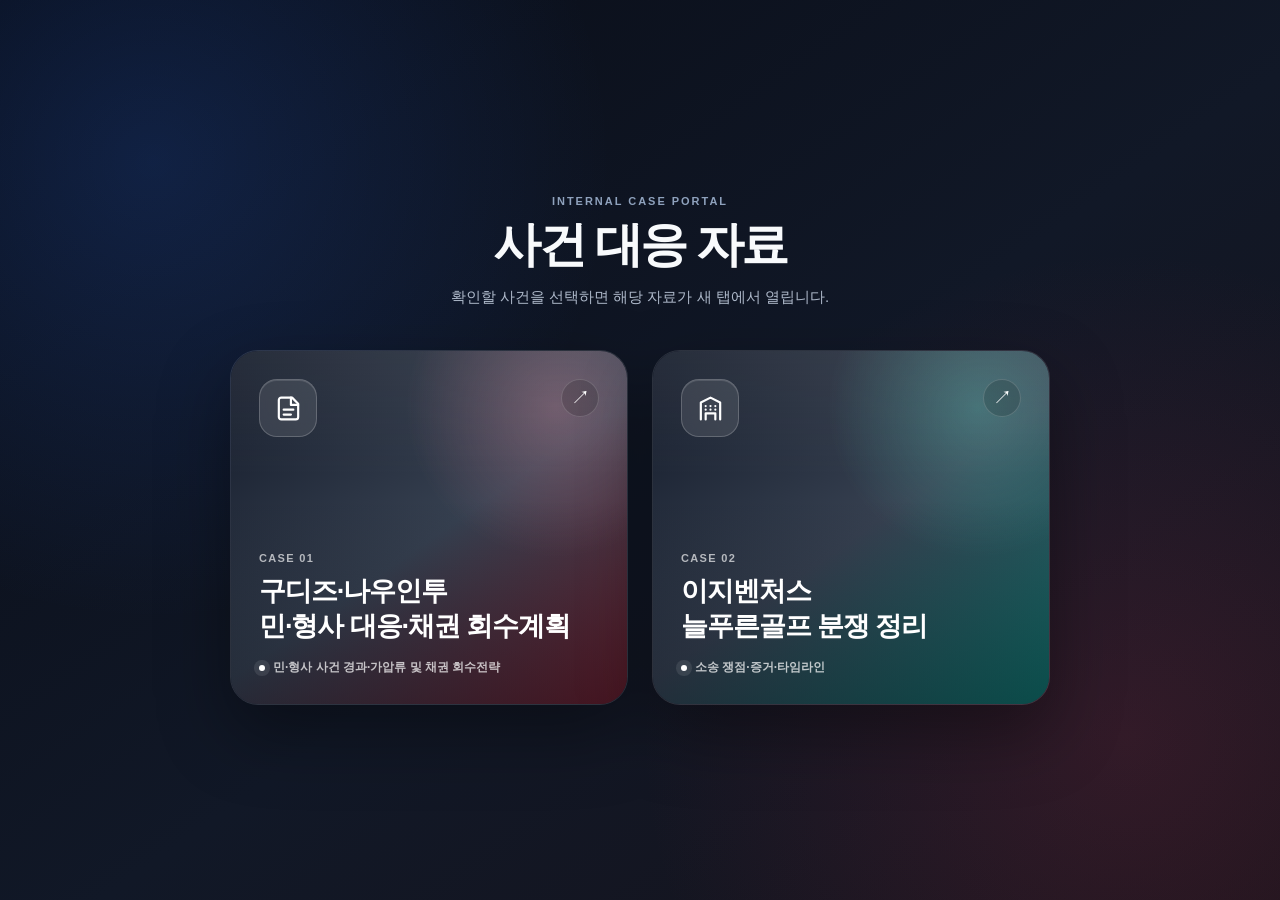
<file: index.html>
<!DOCTYPE html>
<html lang="ko">
<head>
  <meta charset="utf-8">
  <meta name="viewport" content="width=device-width, initial-scale=1">
  <meta name="robots" content="noindex,nofollow,noarchive,nosnippet,noimageindex">
  <meta name="referrer" content="no-referrer">
  <title>사건 대응 자료</title>
  <style>
    :root{
      --bg-1:#080c16;
      --bg-2:#111827;
      --text:#f8fafc;
      --muted:#aeb9ca;
      --line:rgba(255,255,255,.12);
      --shadow:0 28px 70px rgba(0,0,0,.38);
    }

    *{box-sizing:border-box}
    html,body{min-height:100%}

    body{
      margin:0;
      min-height:100dvh;
      display:grid;
      place-items:center;
      overflow-x:hidden;
      color:var(--text);
      font-family:-apple-system,BlinkMacSystemFont,"Apple SD Gothic Neo","Malgun Gothic",
                  "Segoe UI",Roboto,Arial,sans-serif;
      background:
        radial-gradient(circle at 12% 18%,rgba(46,116,255,.18),transparent 34%),
        radial-gradient(circle at 88% 82%,rgba(155,47,73,.22),transparent 36%),
        linear-gradient(145deg,var(--bg-1) 0%,var(--bg-2) 54%,#17131b 100%);
    }

    body::before{
      content:"";
      position:fixed;
      inset:0;
      pointer-events:none;
      opacity:.24;
      background-image:
        linear-gradient(rgba(255,255,255,.025) 1px,transparent 1px),
        linear-gradient(90deg,rgba(255,255,255,.025) 1px,transparent 1px);
      background-size:36px 36px;
      -webkit-mask-image:linear-gradient(to bottom,black,transparent 90%);
      mask-image:linear-gradient(to bottom,black,transparent 90%);
    }

    .shell{
      width:min(1040px,calc(100% - 40px));
      padding:54px 0;
      text-align:center;
    }

    .eyebrow{
      margin:0 0 11px;
      color:#8fa2bd;
      font-size:11px;
      font-weight:900;
      letter-spacing:.18em;
    }

    h1{
      margin:0;
      font-size:clamp(28px,4.4vw,48px);
      line-height:1.12;
      letter-spacing:-.055em;
    }

    .intro{
      margin:14px auto 0;
      color:var(--muted);
      font-size:clamp(13px,1.7vw,15px);
      line-height:1.65;
    }

    .cards{
      display:grid;
      grid-template-columns:repeat(2,minmax(0,1fr));
      gap:24px;
      width:min(820px,100%);
      margin:40px auto 0;
    }

    .case-card{
      position:relative;
      isolation:isolate;
      aspect-ratio:1.12;
      min-width:0;
      display:flex;
      flex-direction:column;
      justify-content:space-between;
      padding:28px;
      overflow:hidden;
      border:1px solid var(--line);
      border-radius:28px;
      color:#fff;
      text-align:left;
      text-decoration:none;
      box-shadow:var(--shadow);
      transform:translateY(0);
      transition:
        transform .26s cubic-bezier(.2,.8,.2,1),
        border-color .26s ease,
        box-shadow .26s ease;
    }

    .case-card::before{
      content:"";
      position:absolute;
      inset:0;
      z-index:-2;
      transition:transform .38s ease;
    }

    .case-card::after{
      content:"";
      position:absolute;
      inset:0;
      z-index:-1;
      background:
        linear-gradient(180deg,rgba(255,255,255,.09),transparent 35%),
        linear-gradient(0deg,rgba(4,8,16,.38),transparent 58%);
    }

    .case-card:hover,
    .case-card:focus-visible{
      transform:translateY(-8px);
      border-color:rgba(255,255,255,.27);
      box-shadow:0 36px 90px rgba(0,0,0,.48);
      outline:none;
    }

    .case-card:hover::before,
    .case-card:focus-visible::before{transform:scale(1.045)}

    .case-card.goodies::before{
      background:
        radial-gradient(circle at 82% 16%,rgba(237,145,165,.30),transparent 34%),
        linear-gradient(145deg,#111827 0%,#374151 52%,#6f1d2b 100%);
    }

    .case-card.golf::before{
      background:
        radial-gradient(circle at 82% 16%,rgba(94,234,212,.28),transparent 34%),
        linear-gradient(145deg,#111827 0%,#374151 52%,#0f766e 100%);
    }

    .card-top{
      display:flex;
      align-items:flex-start;
      justify-content:space-between;
      gap:16px;
    }

    .icon{
      width:58px;
      height:58px;
      display:grid;
      place-items:center;
      border:1px solid rgba(255,255,255,.2);
      border-radius:18px;
      background:rgba(255,255,255,.1);
      -webkit-backdrop-filter:blur(10px);
      backdrop-filter:blur(10px);
      box-shadow:inset 0 1px 0 rgba(255,255,255,.12);
    }

    .icon svg{
      width:29px;
      height:29px;
      stroke:currentColor;
    }

    .arrow{
      width:38px;
      height:38px;
      display:grid;
      place-items:center;
      border:1px solid rgba(255,255,255,.16);
      border-radius:999px;
      background:rgba(0,0,0,.14);
      font-size:19px;
      transition:transform .24s ease,background .24s ease;
    }

    .case-card:hover .arrow,
    .case-card:focus-visible .arrow{
      transform:translate(3px,-3px);
      background:rgba(255,255,255,.15);
    }

    .card-no{
      margin:0 0 10px;
      color:rgba(255,255,255,.66);
      font-size:11px;
      font-weight:900;
      letter-spacing:.12em;
    }

    .card-title{
      margin:0;
      font-size:clamp(20px,2.35vw,27px);
      line-height:1.28;
      letter-spacing:-.04em;
      word-break:keep-all;
    }

    .card-caption{
      display:flex;
      align-items:center;
      gap:8px;
      margin-top:16px;
      color:rgba(255,255,255,.72);
      font-size:12px;
      font-weight:800;
    }

    .update-note{
      margin-top:14px;
      padding:10px 11px;
      border:1px solid rgba(255,255,255,.13);
      border-radius:12px;
      background:rgba(0,0,0,.13);
      color:rgba(255,255,255,.76);
      font-size:9pt;
      font-weight:700;
      line-height:1.55;
      letter-spacing:-.015em;
      word-break:keep-all;
    }

    .update-label{
      display:block;
      margin-bottom:3px;
      color:rgba(255,255,255,.48);
      font-size:8pt;
      font-weight:900;
      letter-spacing:.08em;
    }

    .dot{
      width:6px;
      height:6px;
      flex:0 0 auto;
      border-radius:999px;
      background:#fff;
      box-shadow:0 0 0 5px rgba(255,255,255,.09);
    }

    .footer{
      margin-top:28px;
      color:#718096;
      font-size:11px;
      letter-spacing:.03em;
    }

    @media (max-width:720px){
      body{place-items:start center}

      .shell{
        width:min(440px,calc(100% - 24px));
        padding:38px 0 30px;
      }

      .cards{
        grid-template-columns:1fr;
        gap:15px;
        margin-top:29px;
      }

      .case-card{
        padding:23px;
        border-radius:23px;
      }

      .icon{
        width:52px;
        height:52px;
        border-radius:16px;
      }

      .card-title{font-size:22px}
    }

    @media (prefers-reduced-motion:reduce){
      *{scroll-behavior:auto!important;transition:none!important}
    }
  </style>
</head>
<body>
  <main class="shell">
    <p class="eyebrow">INTERNAL CASE PORTAL</p>
    <h1>사건 대응 자료</h1>
    <p class="intro">확인할 사건을 선택하면 해당 자료가 새 탭에서 열립니다.</p>

    <section class="cards" aria-label="사건 자료 선택">
      <a class="case-card goodies"
         href="https://tkfkd3226-cell.github.io/report/02"
         target="_blank"
         rel="noopener noreferrer"
         aria-label="구디즈·나우인투 민·형사 대응·채권 회수계획 새 탭으로 열기">
        <div class="card-top">
          <span class="icon" aria-hidden="true">
            <svg viewBox="0 0 24 24" fill="none" stroke-width="1.8" stroke-linecap="round" stroke-linejoin="round">
              <path d="M4 19V5a2 2 0 0 1 2-2h9l5 5v11a2 2 0 0 1-2 2H6a2 2 0 0 1-2-2Z"/>
              <path d="M14 3v6h6"/>
              <path d="M8 13h8M8 17h6"/>
            </svg>
          </span>
          <span class="arrow" aria-hidden="true">↗</span>
        </div>
        <div>
          <p class="card-no">CASE 01</p>
          <h2 class="card-title">구디즈·나우인투<br>민·형사 대응·채권 회수계획</h2>
          <div class="card-caption"><span class="dot"></span>민·형사 사건 경과·가압류 및 채권 회수전략</div>
        </div>
      </a>

      <a class="case-card golf"
         href="https://tkfkd3226-cell.github.io/report/01"
         target="_blank"
         rel="noopener noreferrer"
         aria-label="이지벤처스 - 늘푸른골프 분쟁 정리 새 탭으로 열기">
        <div class="card-top">
          <span class="icon" aria-hidden="true">
            <svg viewBox="0 0 24 24" fill="none" stroke-width="1.8" stroke-linecap="round" stroke-linejoin="round">
              <path d="M4 21V7l8-4 8 4v14"/>
              <path d="M8 21v-5h8v5"/>
              <path d="M8 10h.01M12 10h.01M16 10h.01"/>
              <path d="M8 13h.01M12 13h.01M16 13h.01"/>
            </svg>
          </span>
          <span class="arrow" aria-hidden="true">↗</span>
        </div>
        <div>
          <p class="card-no">CASE 02</p>
          <h2 class="card-title">이지벤처스<br>늘푸른골프 분쟁 정리</h2>
          <div class="card-caption"><span class="dot"></span>소송 쟁점·증거·타임라인</div>
        </div>
      </a>
    </section>

  </main>
</body>
</html>
</file>
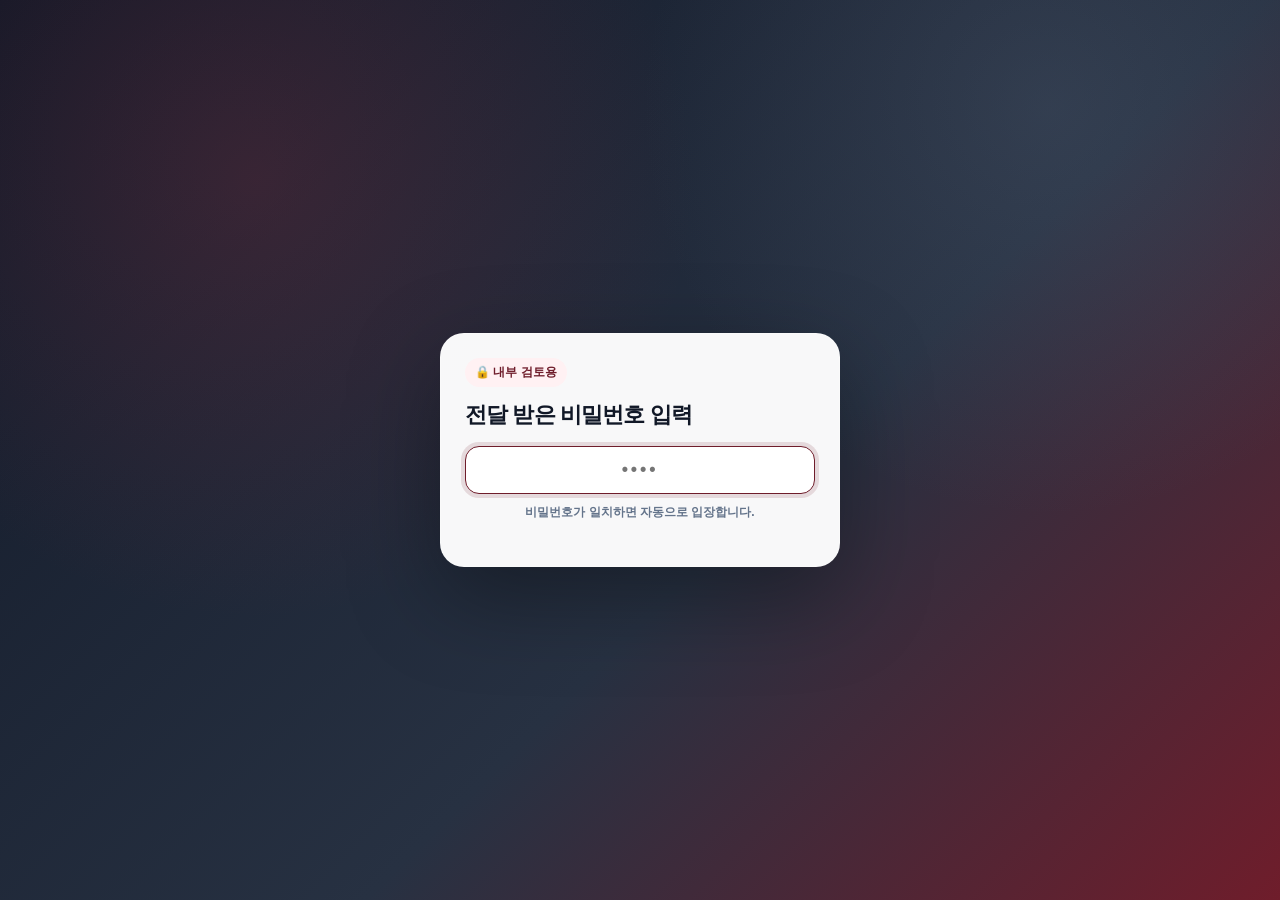
<file: 02/index.html>
<!DOCTYPE html>
<html lang="ko">
<head>
<meta charset="utf-8">
<meta name="viewport" content="width=device-width, initial-scale=1, viewport-fit=cover">
<meta name="robots" content="noindex,nofollow,noarchive,nosnippet,noimageindex,notranslate">
<meta name="referrer" content="no-referrer">
<meta http-equiv="Cache-Control" content="no-store, no-cache, must-revalidate, max-age=0">
<meta http-equiv="Pragma" content="no-cache">
<meta http-equiv="Expires" content="0">
<title>보호된 내부 자료</title>
<style>
*{box-sizing:border-box}
html,body{margin:0;min-height:100%;font-family:-apple-system,BlinkMacSystemFont,"Apple SD Gothic Neo","Malgun Gothic","Segoe UI",Roboto,Arial,sans-serif}
button,input{font:inherit}
body.auth-locked{
  overflow:hidden;position:fixed;inset:0;width:100%;height:100%;
  background:#111827;
}
.auth-gate{
  position:fixed;inset:0;z-index:10000;display:flex;align-items:center;justify-content:center;padding:22px;
  background:
    radial-gradient(circle at 20% 20%,rgba(139,47,63,.28),transparent 35%),
    radial-gradient(circle at 82% 12%,rgba(100,116,139,.22),transparent 31%),
    linear-gradient(135deg,#111827 0%,#273142 58%,#6f1d2b 100%);
  color:#fff;
}
.auth-card{
  width:min(400px,100%);padding:24px 24px 18px;border:1px solid rgba(255,255,255,.20);
  border-radius:24px;background:rgba(255,255,255,.97);color:#111827;
  box-shadow:0 30px 90px rgba(0,0,0,.34);
}
.auth-badge{
  display:inline-flex;align-items:center;gap:6px;margin-bottom:14px;padding:6px 10px;border-radius:999px;
  background:#fff1f3;color:#6f1d2b;font-size:12px;font-weight:900;
}
.auth-title{margin:0 0 16px;font-size:22px;line-height:1.3;letter-spacing:-.04em}
.auth-form{display:grid;gap:9px}
.auth-help{margin:0;color:#64748b;font-size:12px;font-weight:800;line-height:1.5;text-align:center}
.auth-input{
  width:100%;height:48px;padding:0 14px;border:1px solid #d1d5db;border-radius:14px;background:#fff;
  font-size:18px;font-weight:900;letter-spacing:.16em;text-align:center;outline:none;
}
.auth-input:focus{border-color:#6f1d2b;box-shadow:0 0 0 4px rgba(111,29,43,.14)}
.auth-input:disabled{background:#f8fafc;color:#64748b}
.auth-error{min-height:18px;margin:0;color:#dc2626;font-size:13px;font-weight:900;text-align:center}
@media(max-width:760px){
  .auth-gate{padding:16px}
  .auth-card{padding:20px 18px 15px;border-radius:22px}
  .auth-badge{margin-bottom:12px}
  .auth-title{margin-bottom:14px;font-size:19px}
  .auth-input{height:46px}
  .auth-error{min-height:17px}
}
@media(prefers-reduced-motion:reduce){*{transition:none!important}}
</style>
</head>
<body class="auth-locked">
<div aria-labelledby="authTitle" aria-modal="true" class="auth-gate" id="authGate" role="dialog">
  <div class="auth-card">
    <div class="auth-badge">🔒 내부 검토용</div>
    <h2 class="auth-title" id="authTitle">전달 받은 비밀번호 입력</h2>
    <form autocomplete="off" class="auth-form" id="authForm">
      <input aria-label="비밀번호" autocomplete="current-password" class="auth-input" id="authPassword" inputmode="numeric" maxlength="4" pattern="[0-9]*" placeholder="••••" type="password" autofocus>
      <p class="auth-help">비밀번호가 일치하면 자동으로 입장합니다.</p>
      <p aria-live="polite" class="auth-error" id="authError"></p>
    </form>
  </div>
</div>
<script>
(() => {
  'use strict';
  const ITERATIONS = 300000;
  const SALT = 'QI35G/OJ0Hpy7L70bCm1HA==';
  const IV = 'RgltMBklrTJe24AY';
  const PAYLOAD = 'lPd4Ea/IyALYznUCjXOCDb6OcqsyPTISUBjNsUkUguSb4JHyranmJi0ePCOkRT7g+v0RKkeh0EOxmfWOUKS3yarfv0lhgVgyhGtwN4jOzZwBwkEmwaqQaiYaNs6mFGcYZLyHXxzQ2RHz/cy+IFgvRFuJ7kEh+UWLt9h2iopRo5aUZVnfVmtOFslEsy/7dsUjf4VhVp5KuJzyQ10dVtAqDnTsksR9VOlC//[base64]/[base64]/h+lSuVLxG7qyrn3EPU5NUBSP2g4uzJscQlwEqYDTCX9+YFmfJ7kwGY5RarOsUquPDNhHOYZt4P+C/c9/oiXVqi0SnwQAJzM/+PB921Fbf/[base64]/+vmCxrQfMptX+OUHQvmZczeqklxCt79x9W2v+vX3dv8Qoj5fMzLhWkhJcdgn3+3h6XsWdAm6K9RXJYFf0WKtBVkm/UPDLEs3KCfgEV8o2ZeA7Dwk/P1Rxz9GpetSGDRaZQJRe/3/gOOOZvU3XFZWaVdANnE9aIWrliMqUrdSMbNhXqfEQS7ZVoL0ILph372U6AAtrK1cEHWYS/p4/ywVukdIIFkOHU07g9Lzk96NLhKRcly3RxQnIu6OfCkmnfEUBvisZzjLj6gZ7Vgig5YgF9bspq5o8EbQMjLLEFP1VKy348n7VSV2p2R0eTXsKixXOvicsxqS8/z1jzl1WSdW8vwJsFyx1E9y1lauaQuHxQLqeTIl5gdYLmcGOWvw647G2coJ68dyykXYprEyC0aSEzGwxTd8sHUbpqI/BYUm7ULzNEwNu92ZZoXkNovkkScm58gs4aamRwIBpIJLFLAF0kpT7OsBnKKWtEI5hFHh8QOIMzYR+rlF/Y6gPH1etKHs48iVqXFA6pGRNlvXYv6U0xwTNWT3NscmWOf0DavPzcblEJng9xKDh2M9Lsb86P86ACfvGmHuININMWPgr9UWRjDGB+d5rxLREt86P3MYfO8ClFf0PgYZdLM/C/ceYEinr7GLet2ILCX+uWGr6vyr8IRWOysos/[base64]/3dI4b8PSkgqJbLsgjcA55sGpjWIF8yYUhlSTWpCO+V9JyZrsOO0twal9WlEKt5foukjMZRumlLzySqIfK40GFMcTcU7001IGfk2lWcCzfSM0xZLM5lGrL9czx++qiaoVp9P5oDwJqjbyFoeVlvK1ZL5ZRswWnXa8P2LvXjtDITiXyWPvzCK2whxfa6W9kYy/njX+bvwyD5EbSpgr0CPr3O7c8cYYQmYosEddv6H9YqSe+3dHBGX8t5ADdQ5psDYzJbE0vhjAp82vSw5qbhPIy52eiLNKkynz2mggPrer7Haj6CnGu8pgkaGljBv8QeWWkW20TTe1Nvs6v9RNdrmMgsEWR6MSpBjfwD/ha1lD8zM3iKUPQdC3xwrX0hAbejepORjsgUv1qNt3NmUUte9UY0kRnAWum19U/OGPbpjvs/08tsG500O9z7dNC2wpAlMGikiyemVtNg6XESSKNJ2Kz48qLNzVrj+j1VAhxVl8UyvJhcSPNurlHiyTKbcR+g6hjg+GiCa7t8JQPpu48vybc6sAknMq7+9BhUCYMnlJ7A7328g+XFk7pT/nN8k1P8CZvzLrc3JKYUFZuGFG5IoQ0SvLw+NPs0CfMJLrN4eZF/Wznb1LhJnb5wKzrtXPv+feNa4au+dr34iszHSpuqQYXHM9EiqCyviFWHsO4JwBgciaHRZEfMDLKC1eTv+V5/SzP5nLMngeNouYYcLVKUPQp2nid4YFn/5+IVyFTt6Y5XL5u7ofr9Ca9Ki+nh+6Wm5MDQB0OExflG2a/7Ol+iNGrGVIKwgE6IHVJ+s0jiJ6K7d3vLqRBtAPo8YyZ4FMPfx6SIbm95czWij8MYdqKxFN6NiInIOLw0SpCiuJdPatL3ML5HGShjhelUHFBMZy8I0DdC7ngnWjHe6vAGG43LnoF4Zq/9wNQhyYYHLk7YR7icn9icbPbKT+dHd4kSBb9FsGYLzpwnOst2BanLOoO3nl5cpjijofbyactZGZdzlPtm4hcbob7WejBsJb7Skf/CwY74HwYpAK8N+fpqMJDqEmA72jmCBiXpsuKQ5Umai4N4lSkLBnzNdsIdultn+WSt9whNb7Grbrjws8X1vDgytLvtwmpaPxORW95hNoGgr6vNgXARR8DhMDT3NJsauV3y0TdeF8clJtUDVhFjd+b/Kv/N+h8YndYVcOUfrHkKaGaUQODFqnDKqY+sbGMGPaR7oYn/XFxrQN/OCaPmiWApjjrAXfTUF0ZDkDN7VqIMkmeAxeUDSbEHklr+SBo3YySyA8JES7BRP3gsf0ZEptKQer2mWqjywhbP7/Hruqc0CZyS0m20WtRs7t2UEUpncuNb4LGHWhzCqUP2OF9oTofGHU7b73aQNtq3Bln4kwFFILCenT8QAb4cG4H4Zy+MQMFCUo+SYnXh+ecd1STUb02qx8A9Cab9mGXyi7pkF5rYF0fwPbX5qNVMRwXt+mgow7steMisQbnhm9fxGhnPzUIuJ2UcGeWlwcWF/luSlUDZrpcyLlhTjqnQ6OVWNoxqs3K4utgWcjRjnRzeA1BI7sbHBbfG/DvCSZjRUjDPKvckmrZ8tpdGgorpHo3sXf0w61VOhUh0Bb8kt9riQBNot3c0tHin7fSwApWrz2p6M9xhq3k9x5pKz4k5Kq/lk4MSlchsg3yfq+Z2bpkQ7x9VwbE5UP7FJIWUA3aow5bj6Fb1q8qrs+OetyFu86K9uFHd5JS9k6eY149yKWlDDQy9pqr3cyMRBaZdKa4K79vU29cvm42gzsdRXLYWBPGIILL/FB9rh0nwtRqaO+dtZNfZE/MDSUCPghcXeK8TvvLKbL5SnqMONQ9EkOvA7U380bQzVHvwDdL+mKmoOqRDOj2cHbtQkqSG06SZfVjE6IjXnMGvlXhtzJFmaKrNBAYYtTlxgm0w48wGLTOZEWkbdJ2RCVN+umpzRWpSod5a7uwEk/Ss+fgdMauUdWMNTnygI2K5RRh7ZNTO5ketcxGF6zuklDyo/ALPFAk38U8qKRHLMSWi/n+RNl5VL+560gewJ/QPV32Modb9pHkH1/deHvW09SaIVJvJEpf+UgqtLcPWV7Sijn2mEavVzmf8/50A+fKEQyxfRznRLqjgkQrTAIe5sAxaC+Q0NqgZKm0Tjbv1++ktlOIzItwstJHhiIeRVHS0hd6qfcZTE7h73te63qsukUZ3/1iauasYW8Ct89ofhcTfyLRbitZn3qTKjbJVvpH6s87dy0tPTNERI6ZRRcWACbia5HbUJKSD6kWGeICmdOHoJNGSzQ+CIw42/ZbbxVfofoVJiRUfeJcyKaWw24OxueOYKOM6uC5TPaULPgwY/bBYXV+wlVU8W2XUN+uWmAf4dt000ymSTxpucR14GHYS1LqLyBsN2IMfEbcrotNZZEw5cS8quboEF3iDOPK1NJPiCmfzKvt/LA3WBCXrsJrHNZe71lmCOP34HYXkcB+K1N/iAN6vIPoM3t4OvMIwZlY+vMbkz+eK4i30MBkW59KGeRYdMxDXEjdcDn+dahB/3aDM9/CVSmm2GY2u3Tt4f1kEiGMFBH0+LPLWw+70jAXVTBNI3VgRFyaP/T+t1l4zJIXBOVcPqivu3YbE0UPT/Z/PoVcdGdTF+Sh5LsFoISmaiNj5yd1Z85KWkdY9snZeIA8DKep49+m4JttoeWbmW2NUwNVuCmTbtFSJwy5tTHLL1SZjXjEIY7F8vHkLQM6yvo9QB4lLwhdm2Z5H8mCsyxvcRwB3HNr7aYqBbOzOvFCER3/yYHPA1pAn1WZjKYnKaCDIxUHMVHOGfGk7iW38gAfujzkaPYLrmlzGebmUzPhiNSbE+ptUSz+9wLLrNnQlxzv21QEnUiajSvlHeLAqK4WIfbtdXCjKDcGEhT/hWuYk2u8L/L03WaaVhWHOLNrW02KNwbXBZmjvJivLSp85qEOl/k6sI4uHSnZwweS+KBYIWN5J7CvAOV1s4/rbNjLR7v3Q9JusOoovhRfS7TCof/b+1m0irCby1ijHP0kKTiAJPk4gP/tyN3QehLPrRVLDG/us5kU7uLmJO+uGsHSkYNCm33mFoZAkDXe0Y5DXW1g+ohan0CsyjHUSjqv8phFyPIfCOKNKGOob4mLyFjfjauU+pv/A8cSkP5phzLODrRWozYjP8D3EXIP/P8lfj8O3kI1gEfhKTG8jSIpqEF0EFb3Od31r/WIbtxgui2g0CtEv8/u2rEF/1X2OojsZWkSTDcsjNreNk4ihs/FMPXvDgNAWjpFrneFNcwCHY9b1BjI7uHDd/Dchw9B9jgck7NBuh0Udo8KKbT8jqD6+SliYUy7DxUP0zJD9EGpD8wIPxvwrL2ZbeH1oI6Klzt8kD/wAd2/5YN9w9j+jNfMw2oNG9EO81Ca0fATpYNquXYvFf130o7LLNR1pJ9pPff3N8sO5Bobu01YIdq4Bf4+SPm5AaSbb5cOWuTuQfWfsVUhjzvYKlB5j2JUzpbbKxkypVi/KsEy2py6E1vX4DoIlEWQLOTuUwm8RvSmvDZBltRoxP3ttfETluoevt4+fNHMIBkM8AXJ2dZ+pz49TEHlR/n8nDUBiTc17DYbiwLejJDy9R0n2Sq5czl8eMwNERaIKmTbAPSBwTUK6/k4lluIH33s4hR/dc9si6NUVfPY6BIMhWcCx90NUFo0AUVVEr6i+cSktHkdbIEo9WbIomlMmkugz7KoyJEnTGRLeehE/3PjYrIm0opvPWFRlmNiDRmmEQu5JESVhe9UUWkX7u6CJFz5w7TPQ+5+83hC91OoKNg1540GeXCCFJd3vtYF1IR9SPA3Jew/[base64]/jxTnU4qovJCZGY0NTSCm19EKATx3fYJNa1XYtZ5QFOMq0edM1qz6t8RAGhYptzFYf+1ECtycwS9OGEpl4OqXpMJx2SoB2WqscsIDFvEcedV9l6RbAfXQRicJesoOdM3u4+wwISQtCPuUg+JX2z7lOEoxWoL3ZHHV643kswH9TdEE5Y4/cAuGCisNHpghl0CMMsxLABd89XytBEQE/oLi/kT7gGiMyLy8B7cQuDsq97Y9GiFTrgLJJIFp/UyxG4V5O9F5AiXQAMyjop43N9ZKXIcGU3x43vFaAo4/M6GAb0NnxdDtkhMZzzzAs8FFl1BZ6xDR9YdxLgVOAXwTAT9UmQUtLPByG1wYaVpLc20K4Iu+7gpkyhbsf/N8c8bQ38rBjbJHkGHs/[base64]/Y1QDaL5ykHzgZ04HD2ABAi/FASX1Ml0P3bTlJFKDn6SwRjobjA1kI67TiYCu0xkeK4UQkn/QtOF4LTmRZo5mZgbyTDb2OgeZp6nUEOD6KPd9lnTDvcjBPJeX+qoXZkU1sQwCFhq4F9gMZ5huSxGx1dW19bbLT1gT794hUgBJoqPFoyU7Z6VEOVAAFMJ9+fedbJ41IicpOPB9js0YMhUHDFs7tVMjBIadiKXg5M5+/ESqmx89mvaZ9hwJSrpj4iAM0Ev6C130H8aY/3B+EMk/suuBz0PQzSo7f92sX4ZZriXrP4GfsPJrXyj2N8KpsvjlymtnOLh8Rbxrsot18A/yrhng7hGymR5pbeIDVNjf52LVp11rVRordJJwBfMfAi/SgmnG/LInXfxDVyV5fW5+z2sYjFv3XykuC8KlRN40SSWirjs3JY3XeTy2Mpqguj0A6VCRndvv/sOv9/uWRtxXXOjZHufharK8pPLep3NiJWr8vByTrjChwz+EeLmfEOsZQkAaAZnSQMrvggQhKNarnC1ScShqLOS/eltSWzqFGLRWFAtFRV6zqOJpkQLbzc5iofOpbRj4nv8LeNb0AMvbv4TrRae59HF3jv8I0jy0VMCJ0jwKxeWEEa+y+4nM042UkPbl+M6vTZvUMfSEfNTKS79/3rvc7E15vLPBUnfxVQMifeC4TGg97Jyg4XFFmt+esi+By/EzsqBJvNEwHDqLzjG20e3fH0Ma25QOwuIqiUGDynC0cHni9WAs10KznAVYATIskY5cP8yL/emLHWaIhfVFb1guZ0h/dcigKIlLLtZe22OcxR399ousBFlEDiuXBZLi5gVppFi2bSBuzZ8CkkAv7um2hU2CVpPZ5VkFMPR9gY563Albnd70X6kSIJoNbmrXyIMkBmR2zFTWSOVTrtjaKsyqG1CeCR9e/zVSTi8TpQ2CEiV8ipn1/rB+yPI8kl2zIJv2h73OiimVwH/iv0Sw9GhGgy2LvPOW9SnRDr1reyTcQOhesglB9jHKKAVx6aeTQ63hqnrWjnyeiT7bvjKk6zObYrAEZPwmBAXpH5qu6PddPGPH7/lu6V8Mlu8/CFKAORtRF2RNoLvgUsgNyu8SNo0KLum8mB0SkEMSCsfVo0Xe24FxZACkB+YMfkq+5lpzx3wad2w0WYUTFc1hmaCj3Fj5Hga4yxymyZj7VmoS9SfepX9XI7cdMmPyABNEt8wT+90uUjaBPIi1kBgFUviSW/bWINVeIk+qmmepp48EcF1pXYcz8NPk9iwGsoi2ieBFNLY5dNQTfEx0xQ8SI+MwpESBScw8gqvtwf390YBhDT0MZ8HgDJCgDPj55zOEa7LqXUi5yPpoQKB4H6JsOjh/fq1JMP3MUiAsMxDAeSCZFSamnetEOwZS4rRyzlllJcmI2AGOZduSuRss8h3YrKXZtXExNIhKqRHGEs9daEQx/GyNkSoWMxDN9hEIQKM3n25Ny+i6c9QMhJBWbG6XbLDhEi4kFPP53xae/xsh6W9BDmwelk0+0MhPsRiB0YfTKME+kveJGS4M6Uj2FGowJ38uXU3XXJAjc3aCyV4wGvr8dzSpY+JNsagRchTcw/3j5+04Hs+L+1shUQlBC50cM0kY1svK7aM7F8vnCgFxuISRqSJiVBX6bC/cG2vjh68QHj+JXn+HxUyJnp/IS9g9DnEdJC0xWzveHDTvx0LpHcu3SHJBLCiJ+2DvRUS+yDy9GMhReMCsGOq5C85ixjbZcq592+EBtAjJrA2Jtj/[base64]/OtZK4SdopJUKYEagmpy/VGeeaBb0osyKdwg6s7bliVP/zlAURkkKQouxvpBHAaMdxuQaBuB7qzfuxec4iUyng7zE33tM7gDEbBcG3w0+mEQGV2vsr0M9fZKYChc7I7iac+1INxE4sEQKdyZJfdhGWzpYTQ5myVnJhQiw+KvzfrA+sGe3FZQynuxbF2tg6iGzb9M5kl4Eszv5n0os/[base64]/rINFWmJXXEOOgu4ItXFPCT+M4ztyoO+stcZfQYMy2QT/keS0NsHe1DFh5o8RWNqJxTwT4uOkn2XVBG1YT04dZwkXoory75rEdgj4iblUJSA7QB2zZvGX91sPKHftS2XibUoqr1kAct+3T2jpB2Bne54T2+PrYjQVelcVn0k8vTeOm7fkP5cBODEDgM3XnIgBLYtlOpo1yITtTijImeuf2qKG6Og9kRx1iIIT3lGGByWOZa/6LH7gsK+7pppB3orJrB2nirGF9vdSn1P6NCyyj9fSZQsBDDYrUF38+GihlxZAzzbRLhS3Ar70OPHom9paGWYp0PxVUDzzhw/M9Qd5m5VD/+gZySxg7KqeZhev4HRsEACQ5kmKE75TTul0BIvhN3b2m0WOPujXSSbLOmxG9HuN/SZwqlWFldbsY1xxlPU4vvZIm7kqlvJRmSOgj/pdSozJgGZvI46rcy6Ki6iZK1uDAFor3UEurLZHZp8V8XDWN79E3sJyKsxZEMKMsVcz1l2ZhT/oAC67mT/4d2q0QbsXyVEQXYy86pB66ORW6KfWvEDLNMDSQNZcZwb0Z4aSV/n4gsRoeL2cUjEIthq4YNGnXZErT/6gFFjQqfE0Bg5yH2dKWp1cNLO21xaNKYq9i7SH2c/cEwvmhTKOw/URztWiRM+JUfweq1j04jhIF0o9TQID3OTBXe/[base64]/Hq1/odielq10FQtQmYbp+RdtM5uh1VoJfkjbXiqvbnrjafLllOxMV39NJ3+C70lz82w4T7xp+A3yYnFmzGrPeyBPL6ExU/u4kRZP+nCo6/MxEr9N3EaykoQQ0HoRS5gE0xqcNnlMObKb5cvCsDVg8InKYNjdYIKoebIG+3XYsFtiNfDQlF6QUzIMtOlQKgYuXih3BsNvbTf3rqXGpWMzLJmkDOIyuPnI3P/wkCbLEaGvpRwrH1BVjSbc6WayVTAwPpkTjHolItyHo+1drMnGSjRj85UV+q31odgUbKT2SYP2Vnkurjq+Zkmj+zymSSiaXHLnnkwHaxSbUUCZzkkL7G5bYfrcK62u40CLb1UwBIYvCqFIcrjk8CpDzfmZuKBYZ0UUMdoEZmawo3I9/R0Q7UeDSoQdw75cExPXaBIew7Mr/u8Hua8zKizylKHYmVlbqUX0mXnZH835Qs1zciJcqlp/WG3B4YJJLEzmR8UW83x6bPf+h8fdIQX3AKg73i5LjocLbr3E+XfjBichEZxnl7hBrhB6mxsI/[base64]/Fk69ueGiEKEcHiVF8pfMwi8Y9SiT53dJxgZ5NCjgQArR5RqWdW6voLEFVmjsVQ1FPxrCcw/uZxgJdUSBCLxeb5dYrYMNZoQrQfBmgH2iEWPM5bCD+TCVKfeum1PtOYDb4fsU9lVwJ/ckgkjjYmNq+mC4rmqYGaOlv2sFwhsjj37YFnn/ZRBzq7JOJoQBU/0jwDQMvr3XhAY2bLVstbsV/gzJSuvsswiH90KOxGRL8ZTNPPb0zX+CKN7yQ7BQiiaO/ntLE7xZx+oVWXFE68BalugnI0uuBi8LthZ1PZ5tXHFg8DIo82TuSIctG37T82sWoMXzG4IDjiQIfS6cLVWQFAdw+nX4Q/ndDHzS3FHfhGD18G0SRZx87+z3J16z0GrvffZyam6jA9AE+X+/+Y5Z1UiWHFJVzgDUnVI/1j5FjOjEwLp1DkAJkNx2v64n6l5bp3imVuka4/XDGJDrMJM+0QK7BXkkyManrKQc1JVmzJXdciEi0j86/catj1fMI3liKGhqKdttTtWnkMGL4TSM9zKTBeBW3q05TLit4tAmbnmvi17FB6ApKl640UKXmtRBxsFgVaxcf2yFEkEmJOgaZd14HEJpmYXmig/OXqOS8sta/9gon/Ifqx1dbEHgBzHSog+PuxTxzu5/eiLaZy5lNS3v3vu6VaEIr2Ho7C8vuj0yw9L8qKdzq/Al4+hXPs+1ILiUyi21fc6Bt+NeaAwsfdUkpX289NxzWBSTeHLVeAIV/8BIu9cU+vJLF/IrN2FLzaDyEwA8qtLYs5q9fsaTBka56rkEyYnVgs0L1MgLF3QhaiyIJ2rJacygUJzmJk8iFV11XSlXjlOMyt3IsQCeFz+B7pwDWm6EkroFMw1arw9gdJZJID3qiRpXO0/WV0ano1GXnskBc3QYZVn7fk1F/pjoCoJMosRt7M0e2uKkg/+WhOB1YRmMFSaO8VS0ADeOzs1AXf9rldtXCyrHhkFU7jH5tpKiMZ8biJ/qj1pGaZ5lQ3O7RmqklhNd/Qyp9epBWzC995fvRMFxaKicbru2Zz6D7ZEsujK3j1PYnbEX1I3kNTEFcjBTVUrRl12hNvf7TqX7rVWhY4xJ4HYqHyaTRTfXDQcWzLKJpePqcMwym5yAbcYLdbgLNmVoKRJLYJk5nxDR33YWO0m/JwAiDcIq0NDLQWDdkMhirwKGzZh4hPu/vzzmjqwakB4lNoaSlNg9lILMoCTPXeFNzxAt55YxvFAGTadJ5juytRWDKr8rRFFrAwnnCSxaBa3TiI/rGpen4NTmk/L9/3S+aLRlXlNUhUvN16WeGwCu/7jaimXBKP4jsvIZFmXujizJBfBYWMfIL3vc17ikjYsfA5XEH+rPA0nYeqxJdH0SN/Lwhx0h2DG3wX/c8IDdZ05z1TJBcmQqJo2OqukdS7tWc2yKZ6/F3YyPc6gvdyI0MopfnGzWCT6rdTOayV2BuPU98g14i9Ycp+/idUN610GM2LQ3vePhlhTEdg+UPf8MSOYkCwVxiZC6QsdagJmWj82b/yoEWSlBSGtCbaarFW8yZCrq1EA+t+ODMPf5lKzNjSiihhlC5/ssMfgtJj14mKwtEL2t08Qs0qN5mPPYa4QVvlOSV0jvPreKuYQWlbLsAMi4+IT8ccsZtCDvV2Jz1hpeAin9dw3TOEZsoeLS2V6zdKMzbZ32fo3MN8Kb+LA/vYeGXAHbPazs6wK9Uq+3FQ6DY5r1X+XtAzvL/Z9QRdvbGYNXRGJh1dVGxbVejhVO0/+0c96P0yutiRQdzOhxAzd/I2S+9pEGDrCY3CZal6YB+Nhl7kZFEhniW4jRdVJ7SKZUf9Eq7nYCxokoeLYn3pYJS7kt8DHnNCGPrdRVJCLjZZXzvpm152fpP6pqBC1UqGkbf+RkcfFasPgFWydMWWFRl9arheu2Mytxmgo5mDC8wzKo/VxpCBsCR3nS4jSrfcdDGdI/ucz7r2qmj5XJuhzvKNpVK7oSQFh6c3zxUypYd/1XAFUKMtXMFdut78+n2KRf4i0K0H3BUAUjzkWm2B7oRJyI/s/MALMfB50ct85bYfZ9Ga1NkHGXkzEUKm43O08QJBkkoVkpi6pJrDtG8aX8TOljwyvcLlxAJ1eY79ERkm/kQAg8FDqCjgN6c+au7nqnVxM0HNPU/Ihubnl5ZjmWBZ/H0QCk8rQ1O7SSUEVWbfIxH29SrEMYsU6EC6Ho91fxKpc1HOzFfriV1N+/Rbalu8Ju2cs6LWRkJYPEox57oEnT/r+qCmvMlqes2H6/6pN2GW84g3ushRojbsi76Oiyi2PRemgfEULHJrL0lCoHquJQd90HWnZQQKpuKu3yfQOnM5QzIMuWSFLm5YeCFqnyzZ+A8tcZeS/JAivb3rHiMfFPOIVaZj7G6sCBm+D+wcOsAmUH4ZckuOSFN6AB2RlvJHqPlbhipkt2QLFCbZxjNpSmAX+BIywVXqcExt834IY5iCurme8r3/u1bQQ31nvA99VDzOv8p+a3W0Uu7aB4pzPTsr0dioEmUrkD8pHsbzkzIjvMLBYgm/utNEsFZ6Z7HTHgx6gwFFSTuKd22CZF2JvHz/ECJpbyA3b+3dLtSNaGl6hqGuebXw2l72bvEHXM9G374rvI6nqd8ljK4XhKWG4RH+ZDbXEsvB63mVy/b4pd8ZLOi7IMMlTRx8RFaGclQ1pVzRq7NgZ5ZM0y1menmIwrDM2qrqpsnSy3F+kL4V/SNVok3KqyCcyb7YxWDWVglP/PxQaRCK3AH5Nh+2p5ECXM2DdlDILwJdv7rkEjpxg/aJ8o+8e6Q34vh19EWhi3UpG0UkERawn9QHckKfTEM8GPmnozhpJxTVaAI7Hkn6MRPVcYbD9uUcQnDGRfK5BoK4yHSKt3fozCzgP2WmKhpOiQKaPiauCXoAxnpSJfQfBkJgG5Gp8hoxizfx5j5oCHhWraoc8Bn59iobbyCRTH3A3e3YLb9Pv/bbSstfNJibUB1xHqsv5XtHaIbKWjYRPKvRVa55eySIzHFE705OC8tVr02GLAXOGOhkXu1pQR7b42LG5rog8tAo1xwVon5/AUXDaBmxCAYXezDbZITVIBq3oXLOjeN/IoAuL4/V9P29iKGTqNX7ZbY9aOHanSVlmldQuintiCevXnBnL69hd8CJxsvYplsGryrR3WQzmecEeycPB4b9WrOHHeKSIAaQXyFc/wRRuGkIP1I6Mh6Vqopco2YxtoKSYQ3lTRzNiKRbZe+v+3s0szol3cHz/75UGlc51c+wpbxJZI/B9bNDbj8dz6lrMPliqeDZa+vsPGrLYWeseWC5fxiuMng4dG/wqYX2yytfA3SgylkkDBafyBa13ckt3WdcUMPJ1vvhIq+zgtIodFKZFu3vU+8S3Xow95vW83H5BzW5m8UjWNbJ54w2PHqKbkmBzfRAGht/Kgai185AUBLs7t4LvZo9RFPMe4cTtfXZ+C9cWMXWhtikyIliOWsH4QFbB8qhZRXAPt97GyxvuCwCBjbrGFm1EPLe7r1IDoPgcddQM5QHr+JeNI+FwYpH20i5Dvf0Z6Kl7wnUN6vho8sZYJAC+OccNX7wPwo3VSWoDBAu5bpt7lgxRTI/yX9lYDUxz9dJ1/beaKuhjPtC5nZEtRmvYwueuqEolTbfkT5SjGY16HcJ6c4XALObqLDIOrmkSjtxlrTKo/4aGvkfBE/dI1mvgjXaVam8x85FjedxNldU6Ls0f6BvMaUTyo7P4IrTmoNLkrz+QoW1s86ualP7XvCbzn0TF7RcKzarmfF40Ft7i4YjfgPA3C2gQ9653KS2oLRkoLWmNkb2b++owcS/JmkjOB90fNgigMGIHHZeJw5LsTuiTT9OPKAYfCtGHfEyWrHeBHPVZppE6sq/LbETV4Yp4xxj/oUGkC7XIzgHJmgc9wpeqpkB53+uJ//NIZ7lfBl5V3C7lSafasoQVJXI2yF6pk5ms52PygSYl7RZoeCVDGh2hzrYQHFB1tHepUMxMznrLEtA/jpNWTPG+vxclvwA7gTrQWUY2id7Ke1f7AiCpBX2CVftsLR35QSqeSzLvlTBh/iJSy1It/509Z91y9bJazYznF5ejoanGYDPRCm3LNu3pTAx1WtOdmUPcmJ+qJrknvYEUqDo7rbdCeepxn9b8YDXBt67EKN2nQSHSOYOz/n4TSfSwmpKY0dQOz7AiqYHQpANBtUhLaZFPp71rTE0zpQfm8GRT6Ws0qQkZ3V6RcqmDe3vsGzlcvwEYccl2RvZ7ZLtvg077xLywdve90HNQfwafcl6e6kqVUso4FhsrzTgYWGXKfR69gD1aB8Do8ml9RmZiAES7kI/jI7qo3iF3cSdUTLMbZit/Yznj/+Nvkem5JQmTvCvO5rhnioJQ62TkBMxlQhX+M8AhWhHaSxwiuIcnd3XHh8Or1OYSKKE6GwFoHqcwuC4koMBNzMtckk4GdKwdZV/oJUggZ3gN8TdZ/TO3+vFk30HxWRYOzLpQJd0RHETgrrST/MKhbmH+RGIeMAjrtU3TFaryEGo2p2e2I7cihxzfJdH5rmvmkvMZupgBwL/pUTVvn93JfHodxC3nGBe8Hh2kioecHqPG3UfPER74Jq3Ygp0YQ028T4evdvinqTAB0qKCYDJvOKesOiHv2CFw3heZSqM2/pGZPj6yk2WaFmVosFJoeibPdoww0eXiY9HX0KYfFX/6F9P6zZx3CjDDZLDXFqSRLIMtgI3U41aVmNlQ2GPkYe0LYm/EJYYpKtaMo3C25dHdjkxFT0F1K7SyzfODXtBtIvPy6SQ+wmqXUUkGPDqq2NdRHbYijvEy7ZWFoGJEp9kEIUkyn9IY6DByGvaLeDSamu5R+q+8dgE3pDAGU+pGmsJ009IJ0Z529/XRKubY1E4WdsP2wBcG9Xln4bXNMT7GIOW5NB5RJv3FoZhf6pyhiH2fczwFg9Fu0tqD/k72sQJIM6u0aiW6irKVpw4xpsMd1xfLbbmpM4gqmWYQGlcQOGxjtDEuhgP+sqQzt01fZfJCWlQlHIv0G+ygNU2nV40b2THT0nl4t2+j/FvgMdck4nyG4Tnf26bKd83DQUvBfxDGiWY6KV6K+STNGFAdEJJl2trO7mlP6+yhpC3I9mOmBDZBnQ3ye2S+lYNHXO1gl61a2tJfvVUAL8M+Ir1UCxxoTG+WyEAXa2dq+HZnAonNfmAEO/jqJ3bURoiO+LAK/IC75ISKO0Fv61EDkopBNCnbOV5W2xBrSxWnxrp7BTeKp/Gs8/i5OQe23uScr0PiIZax0F8Sc+So5bIxLRH79/jM4UGbmBGmy9e7QhYN+29Ki53hHgPZ2tjjoBVkQEM9uaBPu03se+IQGjPivGv5yRnEWOpgGZMs9Baww/bW6+SLzPJ71k3oHAJlzYcuaMJPwNf1rsi+JtKnFrZ7+Ds+Ytzg/urh/c5s4VBt8TAkMsS/n1znX1/nbFz6ZLKInyhMkRhanAqwcii0xRxNgpFy6yfXd+J6EZks1uMe5eIYKGkwYGDwmwelbtACBLTfkBprFeMZ+oqL++yke8v1CFE4tzmJKpDMC+5vtBGT5SsbdPi9xykkDXxWSotgzFFc3d1Gu2IWR/yHf+oqVZAVtSFWEGb/2ocQ6f7okbZqpPm+/oaqioLYzlg4EyWz9v+7A/VfedcjGRlcVu8ry7iEDktDFZxL48bUJSRU5/v5aIFbYYSZup4aySaPyh6Wfq5iYNSlccnIepPS0ExYVV65m0rSa0ozN71IxNqCGacjYYaEZ7345v3fdzeo4VM1pgJZvWRPbBC4lZQ/saNOYyXXZagZmEIXKBv5HianhPFfBhAzKUQHadbp9AUzeEzF3GI265u3K4ljlXEYJF9Tk4KKNVxOXOWg4z1tMyBurrTvqzZwbiUf2dTBWuoJ33+nCI/EPD+RzxtdME3SwEosjJUBmnzsw5dYfRG78dJp4+Ll/fqqsSoMorVlxrz1EKWIXn3VQa7jtDYt9l2eMVRi60jwBGnl+BDlrLSklO8p4pXlmPNzYuV80WW/D5Ehv8LRGO8P81eMFPCFJuGiVTdCYDXEilkthUyvZZ66g/1zqbkWG11rYrJXFMjASW4UT5zdDWPNqobKquYkyEwoEPGof4CQ1CR58CbN/lZGWwD4Rg+Hxr1AZzQny3FVYfIM53KyrTkX3h0FKyKKzE7NrYMMUDHcM5bSXQbUfw4+a37BjWmIcJ/g3hHai9SmGVkEbwx8E2gc2Ixv2fsom51zRl/pvlEr1xOup9BTL6OHyadoBQwXBOADKM8dLJ46BSgOpEDC9PvEvCHmUo42MbqXObWV6P2U59CgIyU2xenfc9zo5nYl96lPjS7EGCB+UFsJtVjAGMiLvI7yU6vpa9td2SrA/2+kU8h4tnp+/sRI/+G3Erq5oxmp+LacphWobedqmAbs5eAVJn32hq3K9zO4yw5gO5+KccqEN7XimXuYFS6WNE15plF000hvsSOkCowjSGg4Un0E78K8xhyahvbk3yNwambxK9eCRr6lxk1V+vseClcwsZmB1zrP9Bab0gntrtDhONnT6DQpipYTsKqC7wWgriyx2c1WqPV0deedozvZR/4tZq4cddwDYVTB7IP+M2Ni2NpW/OEGJ9EHIZk21WVo3JBBIgcrxdmfP47osd3DyXainKYPKq8Bmvod3BwZXfxXPXoIP/qqOFlxXWyJy7bsbHt7ThTgeQY9HMwoVLO8G7bBu1ogpdHEGrYzWE6eTURZJAKkYiPsMW/[base64]/hrjZkgp1Dg1al0+LL93F/3vo8kV6DwcCue57Aahh7OT4aFsVhuf1+R4Cs5a2e3y6S5MqYaYpXXYid5up1mkGppsDZsHH++KR1E4TNdMr5O2O2PK2PhWZLIkMAeDoFEeAyZCXPELgST6m9CRFwTxK8G6wcSLvM9puXiLcIe03hdVcBeYAOzdkY9g6JcgfDIcolmoU4+/h2p+LvEswrp/w0SVfcmDyK0vJhyDDJAX9TG0SKxcX7BS0BcPPIm2TfhGbjvtxKpr+Qs3rY3WSjqYPgwPY/BLppq4Lrt0rKvOVrcqE8aLXqOVpvi3JfrcpG0ahZZJT/[base64]/pnr2p5knpS7aQHYblOuIawmXGylKdPqlmMHr2PnOD4EzLAxMyJY6//1exVBK9RTy1+B/rWdpP1H8HJ5hq/5V24Gq1Fgf+GxZhzyvLd8h88sPiLoAG+mASKu53oMajVrF1Ownm7yjRvPXHFElmc1Yt8i8Yih05KJzZlkYiY9LZj8aX3juB+1fIQOzgOb4CjHk7IDUjQ6iAiPywwwdveHLtBvRU03hEY/ipKe+HYmaSSlVf1CPgtBlK90RXyfmLAhfa2dpbxTpkCkrT3AuRulk57eynrJEmj6q2zoYTlskxWyWAJJ5Y9dPo47X/Hy8ml/jFwu/fS8RtV4H2r3bZnozhVaahzruCu68vfAG0YRTStxZZezGhK2GWPTRhIC23ptMtLzay97HXs1f5eFwfgNW5iVAnNUY4W34kXrlZaaFqarU4GbI+u1JPmmv1GSONF0SfljVAGQeYgc+5MdcV0Ji4x0f7fJ4kQk7eJXVbyqo7KcypB7bAgyWPFJwqCjuAw6wDkB2sS/aZvVXwxvnle+qyQ+5wGmDoTkYbhWQu1QquYsnAWMdyj2EKr3J2mwjTo5e/XLudFZskgB4QgTPArFH6i20bogfVuCCMQ/RpwVXPucSsNFN1ScFh9JPWwdiwOlUvPjslkO7M3lRWgMGlkZIVFGb6TUyIWtfKg6JqsCKyz86xssWaGEYLf7xnZXOEJXR72tqxrK07/g5sbGjZ675q7MpEzAm6uxA5PrI+ZTIwPCAcL+WDe8KBMRXyUZ6tcns7YqQJdhIC3f4K0I5Rrl7unxym73ULiWN6W2o5ud7IwWYR3tD8WkKZJmwMZZsk6kbatwnCSHex+SE3ZvFThaGtAei2/PZ75zOK/8OiifPvI+N6BsoxZK0xfM72p03ifKBkCSVSwF5UY5aXWPU7yW8wagJNgBabYfQAwMZRxoB/GHyu/9/+RsLwHYW+NulmyQTMwAafIGzxjupq3nuVtu2+Vch0qs5qXpCB93s2zdFPJt2J/eAAvm5iPdZAoBVyiBneugotBEWVasbolM0/NGzOTd1SlOgjABflQT42rb+AEEFOY1ooUb6jKc2dT5ehxF+fgEA+pR295UTbrIgIA/Ur49nO8AMbJ5AXa3Z9A2OfqD8cnpsS6CNYVpkmvw8PbhXqEAcZ96U09MJhvYq2KRbkLusSIw/3nFTEDQerzMXu7eSYL2lxh8VM9RXrmr/lC8vixQuEC5FqVEfUR5VAGCafg86Zk8PCYfRQ+tLQpk3EtW6Qp5QHoa0DPCDVp7fdFvAWcBQiwSBnfFy5KaePAjTnpG3MCL8LCRMmswi8GjTrXPg/88+KMYYAfLin0zUmf1ESrXnec7zCZhajRarb2uI7garQVcfSC/3MNerCoWoltXf7OWbpaR7C74vG/N/NXJQomfm+uIkYAn5rrcChsBtOJncx43jCBiMe8R8gOfq8JULmFiPqaigq6HM/NXYNctlgfCqXAthHz90LROg/2e8ud47eYOAuwI80xHlm3wDrk/4Jl5Mf/0qGbf7eaRVDNpemRUvrzQ1WHul8ZOHaZd74TMFSwPBE5MjPob/6znZT1KW8ZDCuUsaVyWmohwc0WgTUPY02NbdX4c7RP/keywpbXAo4KGyvaqdXWqayDD41jzLH8VBR0fKYZni9YrXv1IlpsETMSTTOep1D8Daqz3KVceWl8IE2UmUjyeqBKHb9p5Owm9jthkIVMBfK1r8e0WWSaAujzdYZmXtwSdKtC4N3JVnvHM/62Nw1GMxxDW5AkP+Pnd34JNxLjz6UZq07lqc94q6aduijWaBzt+2VYojxcvy1ng0ZGMDDcyQsNYAIDY2y/iLOm+d/31nFDfpWzNxlWPfSzO78qxuOivhdfwKU4R87bUsMAFag59sRn80MWoGAxV8sd+bhNAP4WBhJAsj/0bEbWC4oSEhaZ9BexxszX0liIfs11eejKtjx+9yLsbkTjAS+fQZCC2ZDVTnQlkHLbmSrQckomxRmpBW5w1zIYp2LYQ5/9W+u7TWNsfJlOP/jmPS/FuYqG/oho7X/skDst5zvjeTx/HqDMGMVVBwnW0pZkh35P6y+h2y3IjV9eucUoiWsNlcTdvtdp2VSVAIGa7gwDgZs3qNw/fr2OJQ7SGDrZJ11xlmO9bAyBob4szpQNBfdWexewAsut/9B/OW+tVa22nfOlN55ezpxSFzgc7mRTV888Nomv2CzxXmsEyHblKLSLknnnDk7brLPqjSO2628jdjgeyvumcY88EgPKTSIwzEqQul5OqT8bFiBE+ZPqUs8sOa7GnAkw19X/cnDK78H/Ji0W6NcL+ERDBU5TgoG2tzuxdfQPR1jqLVjV4z8MTTNDgzs6Aer9KUFg9ACHt1Cq7aqOfNqBuIOwUuCOgKsaJvNs4XzoSxeW50CA6zbu9e4E8YzAFFUAvJB6AXi4UoN0ES1sI/65vTW5U+5kOvT3HKe2HYqls/[base64]/ZS+1yzXicrn1Xa7KTizlvW7i8dANemQEzi312cpIVbt0xBnrR1Y+DQMrUHEC/DTzsJNtth/WWud5rAgctaO8kPuCoPauOyvz2oWCBuHAt+t8kp6sGlEE5f3q6m6HJGrTAJwT21rpRftfB84R3OEiut0rYczt0zr6fbjFI/O9f0ZQ3Vzckpzy+qSYBKlUZ0hTdSy+AzyBTvzzwkAi3ydYjJhRDQCVD2lk+ECBxNmX5ZPtNHgdxIl8V0F/LiNZPnEGwLumgvE7e4yOeD82jvYDluLxH3JjwmwUchGz1EHjh8/pAxkaIzH19S6Nrhh0U5Ccufa5LIICaTS7/afhGfIkqGQQHRtzFwVyDEOFrvNlParTjs3BeF2QmGyK3RnoSBswjcGUHYhyJEeSVYuv42L/bkvLowZF7J4FkITxI8ZXcq1UcPvhaSBgaPxLgl5WFqZ+yjlXwmYJfubT2XFoehaiAY8Qqg8ZSCjCKA9oX/avkLD0VS2mcI2Q2J/5tubX9JdclggySePCe3hE/A/p58dddlcVLcE7+Awwdo+fBX2GIlRJTbAleCxL8goYD/7wK4eTq/1LXmHpOzRNR0jHs3TKdzf7vBtYlAViI7ApyJmHdt3SlE1m4RDvm1GKPBfz2CyIB7F8d7dyNWiKe5hlS7TsO6XEUEngR29m6osuwrg0g1EXjutW6xCwq1pKbFCgjvEygr/TNSrv1fazoHQzOUrzMc5pSwGKCAyjFDxirCguFZbs3a8DRZKYVah4RKQIN+qpO3bQ15PHyf4IvfTe17Ku+pa5LDnTCKiVuxJLC/m9brTvso5hoDGlYzpmzwzjKnztqlnPbVeT1rsoU+Du5fmqhFAVQgUOMpvd5Nj//eGhv/pK5km/f4+ji5tnRdW/PP0OgAKI3HNpWJozIJfLgn0H3qmQ8SL76Bn4B26a6Qaxhsw2LDyDKcGHt8ssYD/B/poimnek81ddj1ZxXjFDB3WnyvsFH/ObxwKYxiPZTfklBH3Qe6CwnYMHryzErowuu0X7pPLoxhTmMBSVj5QTfuaHmcSpKXQWM1GOlJod7C5H0W6pwJwrjufMnIrEZWeTXNCOG4dct8dS/ATRdS7HM44Mzna+hX7AK9mjBCyeHYihoC2M7wdb0wJjPA7/h8yHIogFQAvtJDFWWLOtWjarfb/LsK7YLJl3yRqLuzmU4wtFqh3mtEZXfEJEkcyk135sIgb4BrU7jHnMZFx+pLuSVTePpXSEPMh1uuCTnBpe5fwY5l6UNR3pCWE33rzOSoX60xA4nlVp098Ws97zCipv/hSsKMjWwEG8DN2mQCMX6H7O8i6Zd+AlFtV63Q2xSUuWhW2Fn9+w9mOd2nE3yurBToYBnUMyTsGx9BiDRfLYWnpIrUdXhv5nY27zEJGQptqyI32RJzwiM7Eur6G4K3uwF9FtlKT5hjLC+Du/2BFB4ilwECbCDedM3/UAwru2traJh/iFYtopiy/zXeASgkxBrXxMt7RTk1cgEoT45PAf/1mXybHn9RFeHvjbvxywUrRvhML2FGRxyicowZW0Qy/h/e/CUfhtjrfYUhTN2PTuEaeuO6+HxJMKqDMNc54K416BMMQA0rcB0rvtnkYrMecxYfDT1pwv4jkpN9MQHey80CKMYk42oqiUZv0JGDd+7lueMZ4eh6jZEmz0FydilxjGdJVg5TV2zFEgNTEBIG/HFfy+ue1N6URcs2r4ZW2gv2EJGAKSQLhzg3lwHbRAVcXiT9NnDeJyl06fP3a26T7j0f/shxZZf2B/EQdgJFl1qJ5qAlyKjNQzcRZMcLChD95NG+HgcZ091KngYCFfOhNfjlrCPr6sMx9N3FyaPTCouMMad9WdQpkkd2b5eEE67bFQqjxtwNc3vlUDPQxrbXMl5vsJXbDs4H3uuI/UNS4JKMLTIVokMJc58P+MI2CFaDSeCgjXozXOOvhjtPR1C3NyInuNVcTno3M2ZEOH4ql0z7a33Q+8/gVtstxI26KEVedN/3jG+IB+Bp0DbBLgqXRhJ9gxq4SivoFrQpeWc1PKngwQ+/Hj74Zl7REj/mkgj/Xl5D9cJbVsDI0hPWZeDwQO34qa7p4AwWzRhSC1JLIa6BJs/TOrsvAmqc5Cpujq75ae9NBJluF65MlE4e9aQTEiv8MTDw1+sNeAKAss9CxZjHZ35RggPvGTJgk6dWj/gcidOE+y3GBcLPLKK+SHGeSy6/LQi1NaC3TgMY4jQlnhGMew3hp9rOYzUwW2bzoYbiQGRcc9Bw6kAM7U6koZ01m+u/[base64]/+ZqV3T60Q1B+GmwmyWwbiydzih0E5IcyrscP6NKq+KtBO24qvPy0QCe2aiD9Jho5MpDWKSQU6cZz6qLcjEsbfBP7icBliJGNh9U1Yowo3kA6isZ27ttanu/aTt0Ei57tVLl819c4bfy0VsSFJ+3mmX8AypLsl43TXMBGRCgIY8pKlKwKURyEnIiT5thuvM1QUzDllmB09RwU+b1p4ZErWMolew71Bnf6Z4T3Xw9h/s0d68l2y7jBE+SgTwxgdQNZH+Pnhj19WwvSeK7cGIgHANc/ETQRr9wuSHmhtu6WW+bzT3QQrfimRyUAKUESl6hWRrStkBUNb+wnwX05EMEeFRaev/RljvT9voL8p1q2WyVTF5ACq4JoWeT42vUUDyxqrLJKa9WRPKfb2xi27ydHc+qoel9GcFH/P2a/L/GAb53TB7ic9cTuTSvTdO8FpDMiP/0RXUlec/0lw0SVtExwSd1pwUpk8iklCvBsqRPB/pJsTGSLlvZQc6cdv3N4h726cd6bmOtJb0BP6uegdFm49GS6yyhBQkHY/WMlXrV8wtZ/GMFaXZQeI1dKZEQPSG+didlPzIve70818xY7CZaeFiNhUyrH18VxJqTdQuvv69MLgaXenivg1EcrlaEmkgTaoRMVQU1aNUc2+mpcTtS4kDFylp0HNUwBAmWrkQIIpsn6B8GKtATCkE0wQgUJ2kGp/ppgQRnMWuf+HnoHoxW8g4nMrI57f8vCIpsO5vEsmM7nZqrIkUcDeKHXRRpEA0chRWgYkJ4NOJsGACoWB/lOhqNF4aGLiEmQe4MDYbRLMdd7/UXFJbsEZKrkOp0E1epCWjHvlIdYQbLHWF0gZKTyb07v6R5OPPJAod1DBH5dcQHGlVH34P5firDI2mimvTCi/G9r8rpPckZSDnrJZFe63BsX8bNiDdWSAQGatB5YtHRwTcBHfFO5I/81ZjBKTQoZR4QXElBUce8SDJ9qqj9SQZAPMIS7m9WDShYaA0VVz4x75aV/A12UT8msi7+C4A/8TuhUCMsGHF3Kux/SWbDFbbFFO+xqITtepQic5oXMQKXewLoVbI1O0AnbHZ2uDAPLtqD9doGDEbD+EQ8Hg++YCyTHhjYVGFklBhOhO4Gvwgf7SMtmi7X++B4eSF6VzJsvnu4+OFMSqBabwijRMhNVI5hx5DxnpPHxIPkCgg5JrFAITaUvBfR4aPnf6qOKnPjUt2v4xCkf/AW9LMcTYQIaG9mkirf98P1mnA0dHEFw0P8jwrcvMEcqoGAItnbOjOxOfYay+AjsIdZA25HiwYdX3L+A2suvhlF8vnsNj8lPPM3PoMBrrLUby8MoUWHJGzMQ6ZNObzs2ZNdqlyrv4ZsV/[base64]/TN1urwwURrqEJ9FyScYHHeqPImusq+f9Kz+1HzueTf2Va4MSpe2cd5BK2OQoxfl1b+IfZvw9i6sUL4/CFR194ALwY/Duvqe7KlqmNhdxmOidi1fg5JFObt9638hROeuxfrhgD7ZEWiBDWUH3TLx1Bp7PKCRzscDWWYrE+ZAwrJpSdrfLnbiqsTcNX4YTNZ90EKzwJ6jml1i+LqL6q6PAG5vAZ2XzgKISXHT+ntBecdJruUc4NgJvtStfk1ALcZbapvRvVxmxTwCswU/QmwAIARIaphJxhriXxKQm+1YUjQ+keIQ6lzWhdQZMUEvQxQzCI8fsQUNfi+Ga/5rOuUF/wO7CgjTdcIdvj0XPv0l9YDqhkeoCyKp1wciiPyMmxMtCc51mS1hkA4rpR0vFtFNU+41gYFWPNR4JRMtsRnNqhmFoTnCQ1P/qntrSu+dW+aBxmLxs2B7argC2pl4WB+e5XVfg4ytWmq1HEkk7uKdi9PO0E+ai04YrhXP/d8W7pg6KPgXADd/ps0KDZYB2YSVNOSU8vXvZF647Fv0KDcwrZirUE4lYqmdOJvIXGqKHe4104nCw/iV64cxBRorEBD+hN/aD1UPROhnULUh9Kbk11U59W/S/zIE/7sp99QtDe3VaVIXKtBj9Rwv8HNEFiFlz0P/kzP9RNoDdKHnogs3v7qr6S0DIRig1L7tMMlIVeKXlpxsAq54vc0/B07WA6o/hIkIYOInJ3aTIwH55XwHJoOMwwFu6P/U4CnehLze43M0FvvtW/+Xi5bD8QBIY9lj9nJ/gXtiQdtQfVIMdCqWpQq6UeLxv/OSp54mPlIdUSzRUavpEoG+3Fv+sMfZ4JnXgQHHguGwaQO748quh7+DPerpHie3aMinN3fYPYlrwnide9tFzhjP+DJHCRUoNnI9clbCflW75X5tMXCnxHtXlY2aPIbaKUhrAhUqOQpbgdaoH0QiniVHKaGFCdLHWzICzT/p5NsVzeRDtV4bYdHN0rSe2jfQJBhXAXI8vDqsjeYwl3YAeG1yyR1UxpiAEmqxCJaa/oNXSMcRs9rETkt1EFZ5TdmG//nGx78LLigfd6XXlws/LNZtgYkVVV0FH2jMaPJX9M+psjl1NRtry3QOMh6TyU3yYZC4A2pt2rvRK9NOoviX5luAE+3+/vEvzkxOP3SIdsdxuHrkgJuxnUXu1qtorqFQCqytFaixlJ3B8e9DcJLp5hxIu8l7qNPSd7zSjgTEryHXaKUO1q86E7PU0Hpb3PE3A/DKYnyoyOTEc5gVkOJzPWpxuKkZxM3H934OtyYPYeFObn7U1rG2/Y+4BMRh6QMBaGSGIs07BFIRgflDygkdYBRuSR02IMBZk1Ww9hqsF42TqrdKx6mOqyIMSNqM7dQ/P9gkl1Lt9t3aPkmJXSnuS8/Z6vT+Vf44vuG/Y9gUnzYPsjbmBV+XEeHQaNM/iFrael2tXwdGz/NHCZBa7ah7/BKNH0R7jx0E81McHFPyF8upvo3XGLuwYJfzIqQgn/4HeYJXeAaMRcy3fxtMLRH6JU9RTFYkYghHZx03Es8CY9uj78iUPoHUn8/PLjRGiob8OUdEJsIojdfc/umGXl7fcQ18ypUkztPuiqaDh2jt/diRhgZsDARKAtqhrLcLTqrBPi1T2fiEDq0ThyaIp78gnFqnBy97UxAzEcVXCwlLuDCPJDOErDGWErD++IXCNBsP1nsf1KyqHPiaoZpDl3zmbL/a4j3k9byxbLEkXpG3gBvxJhJZ+TcxZsz5ET6ANrwSk/JaD5RCB8ORCJj4aTLg1l7ChSejxFvQIoIn7kQKbIilNikE/[base64]/bKhZvRQJaldH12zXoTbni5RTNaRvK289bLbOSCMAUKxLRjRXafjoOuY4ZyjzHgv+dKEXS55FRX5nYGQ9iXWl/sdU1XX7h9WKohFWnM+0tW9dMhwByE6H+RMB6SIq18PHZVFOt9ISImHWgnSp7r+UGjfqfyE4trMHy/yaT1d0LLP/[base64]/BXwosf+aRAquTLlMP2O77ktMXNMB7TL+HflHc8x5bzyquV3oFOisy7tfi83USUK9+rVsPfwRqsgLfY2eP6tfZhCQQKSBrdV6IuU+HoL7pF2BzDlx0q5mIUyp7NcPZyjt7ZhUwSSeBLJHfg1kqxVorTgXcvwjQF1BsdjT5gtT+GStsJOe42uvXWzNqgG6dJ8/PXoJf498RuFcUCj1R06RKoarisoZCjIGIcNOWBVhpcA5HJ6FB0duhlTlaHqOK4xxeZnLJc1XpFdtJXw3OnNLpASSQeUeONuva268/+ThDiQrK8dOvB0lyYHeJf1IMvDj36hOlhnmtNZhIqirXt/Gr/lXPvd+7bLQOdca/jxuT7RttrvZ9g4fmFa+TTIdlqsUShjcGEbsmfYPGTlbCuzyJtWEPlDoWLQvnFx9h/JLYzlEI1QqfurCzLdgXbqRbEZFdyOlm2CVM1HImEl8Gjl17hBKI99l55qGTBR8hmJd9iKnIRtwmkbfOHzfZAvxpbrfy/SFLvBe6uzUmb7OWMU8dEBrcqWQ4kYEcsG7W8Nhxk5Q4VFrcOFe1i/g77yHQigrtXAXF2DI1kwV6RK0xAwQWrMdEPQ+6HZiVcntQnnFs4d8xUHlQM3I0WoX9b921nA/jKbyFkfkaAZIEQMB5VU9YYW1rLeR18ra2XudON9zCbDo2HdcBx40TY/MYtYDRE1J9jw3hhClDKQwxQLLaOyYYPdvdwlXy1QhlJ6uDbOT33Yz8GfQaiJUkvLQDuErdJQMadPoZ6NreQKh6fBBuwbRy8395ezxFgj55C5QexwypQ1yqSPhoXoRdj3MLly1IpSwlsn3qB7TXyHr8rmjogypPwf1vqjgfDKUO343aq/FYb8+PixZpJOEbZsSAqEjU7ca72/vGqFsbwL9bc+fymDI59ILEQZ5h0HYyApeJHjOyFk5PWv+3hPBNdM/ArN1rlFLe/9VFdL+VHwbTNSE9sYB6Y03CW0/GDnGbiIQqFhQHbZljnmuoV+WRliLERfjHqV76coCf6CYmWdHhhi0KOAtv9xi1jT/OEOqZtCgqyn49/dwRoYGHcNc1Je54AIHPWgA0vR/pTMFLfcSX/YzjmbRfF+eoN5k4xlYqEHYO+moDXg8itgT9q9NCx39LrvjoGfeLgvszGUDGvm0rwJSdCLWqUl5fRxa6OZ1aYOnA/62xFNHx4O7Eza05BbzFsSBEAAmYEoyF3zc7I901vey+rtyJGI05chcdSz0iJr/VTWUE7dwXOQPD3ok3xwxLSVObctAPsKy1LR8182fv85sHO4TxwtDAaaFiORy0mIKwyvck8Lz8qTA2cJpIZotEi+6CbT5As3CvYP1ipTDxzAEKjhp29siYmUZzUdq3d3og5vnTOdECEKAp6JMZ6ehBxRR9PRWIvqEIqzFUYqDypHXwagkLLTER+gWARNtrOK/yddArBOdW1xYLCr0RP6PhT2KG4nAAo/Jl1wN8PCX6GA5s3+g6o0rRTuNOiHKdHOlVnV4QvyEpcE5e7TekCCUSOBTsGFmBWGJJ1CWQikc1YSKrKjrqyDzwBvuPBfOZ1rGCG+FTSg7W2RauSv21X1EYC1LqTSc6WlFLih/BP/YQbPTRhp5/PzUsUyFpu/Pb+qBO4CoAcvSPbm2p2v3iixpU6KbQQXGShJYCkrKHSwyZbrZPIrUsa09SYlrU+gvHKkMru2Bp878d/NEvi6xh1e6vKY2B+tay4Pr97+PkX0mjxmxzIJGqsfM1+KS+94Ps+9LuAX9+OrxocHOioOea3VOCED8qdmXU3EjcPnyTjjDKGHOuok2T/nbcGUAI+y/vN1m0M2GTWxqHXkboaljPQ8tg0eEr5My0ODEHYK8NWyxrRyT2rzD0/NEtAbJrPWpOgns/Y7CfjRVHWAyySWARIYCVvO3VlYLek0krRuEWb561sXIgg8Me3yuTcAJ4fDxJ0CqL5fSMtQAJkYC76pW8Oi2jk2f7NOy419W4BBTQmpm6S6JiYAuX377muag/k+blJvSa55ozrw6ilJKSLuWWIbS9acnTkXy+D89lAZqDbP5IKHnCeq37QVW0iHyXRzUIFwru3H0SuXxju5H7xU4iNnqGVrYljx/1jtsr4rkCROiubOX0cDMgvnx71ZQoEn3mBXI44/lNrZe4Ea7J/CI7uMsqftFiY++DWqtB5B/wKYjxUvL0Fvyf4hV6Js2vtDTt8y7VnGd4QAQOZbeHU/cQwyMk158lMWFKAXncj9/IV9vhA6ibPhRrlUAZUKaWtZnfQUA47KZdLY+bYUbYjM3mqm1WKpu0lUlygZOjhd29tDVC3iK9g7SOapAR/y4uC8yp31IfzWxX1j1KQUGBFo2LB6cD26HDZ4EBV81ZHf0yfeSeIOrW0T+PwCQQGAAW9QOrs1g6aCu3b0OBnRwDI9UayR/HRx+SoSScdzunrzGVtrx99ZBFXnAsthDgGdPjrHv5AfypZH5gh/RpqhLTi2R1tuPuJAkjmwOtYcLdpV7Dcz/lmWugbu56KLeBfcYK2WzQJOKMa9yaJSDp/FdDnN42t7HwK0mCkD2f1/WgYzf4MLBbugdo23pqLtji+7ll1bzUzuX8pzxAgLZcXFT8rGuselHSZIVPt/0OMe6wTicyKzI/sTny5UitMoX/FvRfWmPXLH8qo4PC/U0i/woLcL74yG6+pff6V+7efVWO96bmfCZYLQk+uo8LH/8Asvj/vFYHYQ4DdG6XnhDDh1tMXHCFyiwL4HviMPcJJG/xW/Z0Ozx0rLhQHbBywUYtyqYh7wOfKKsqfSt8n6nzeKdSTpy93LVaKcP8XH+4RVhjsjU/YFTfpO+CNeBEM3vsjJy6dWQ5/cPlEP0jhbDxTU3I6BN/DHl1yg/0xEjWLakCZ7TRBMs7EMaQSAMcR5Ij1QmWFGucciYR4+CysVicy7AgUQY9LvUwtCDEo/ELL6XWB7dFG6tDeG46hJTLyh0e/nd62dULcjiRqx/Q/9hp0IZmGHC05P2wp7PnVFgwUdRKFI1JWs6+3Eb4bG3SLUgx7JU7ey+TxuS1zDtJFnF2mOCWoPozP6hmo8RJvBcoM+ZD97oqGM/7/p/YgJFEjQyQwNKfqIeZVgXnaAtP1Q7BCibvyL1CEBu1MQs0vddk1kV01SQgYCfGdavqsVUxS1nraLbpsr8IR8WLF9/xDIYQcJTi5iroEq7H5z9z0uRz2JcKzJL1Z2RsKi3F5oAcvI65IjIBIXaOU3/F/e++EG8r/DeOyGT51XUMnqX2mabNqZKNMPnRpyujrDVeq2OJrUjf55CxWVMMlPye28D4KI90p5e5dzw48Si+KCvZPhoVAJyMPaaXblAIPYd9+lOc5IQaUqrOv5zhmHtLqMmVt6Ial2eFW3s/3OUhh13MBeVXq632G9PSuSwBJ6n+ly7IIIRMJqhIoYEErrIWZaQFzkluJ8xuVoHrdveAa3VRdzKr1OGY/yua5FBXAdxyFh3AGoIrvD56l4jrEvNW/oQm0Km9bZ+W7O2iQVj7/drbaV01x8bku8gC/QzhBWBei0jCU9H4wO6zyiDg9qFU+n+kPRE7QgmmrkUQLyHb0rTXnCLQaKu0NNiJMCvQKhf4qRR4Qf02FgP8zvBEu3BuJ8CU4W/JappU20uwpRi2T3tZdrAi+IRMA843oB0iZVHOaHbAwETa3Ba/e/m7MZJYIjGPN7m4b54vw+qTOHqhRB0a6sX0PPEVhmhh9IIPoFPmABZD/cx7+uowI3f48/VU2n+tyZFd/D2bgxx5e03td0znYZFkW9N1gVMUe0oiH1IxfXiWkrN23omcT/B5uvJDFSytntaM1pvtuJZNokgU54y2PuD8avyNyMnQOc2DxIQhMhUo2wouIvT/BoB4NtxJB5cEsZSGHuqRsjRNoNkuhtJV02SmjWCsTMbEE4WT14986hfqCKyAXCRNEErGvejGqy0U5R3zEGaYxptgvwR3xvnwfuFOfFy0wvXZeQgig7lNlhNz/c5dRd/2G0WkFMxJW8oNjQ2p6uNn6LnH7K+dOxULlrKnVWkwKfvuQ4vjYPK1UtbSiq2ULliiLGRutRpyKfrte/k3hqBfmq2ZlHOZ8xDoBgClHL6JOraIOc4emInKcDJmAcaueeXcNWaArLEahxbmtUtrlkjcAEnAlNbglWwXej2+wKS0N+8ihqC47p815QNaX6BrEkLwkcre0SILR1tEpTNIGzKJhBepREko12UYfdgPHPm69Bl9tXT8vcUJeG+K4NQbCCXpOtOmpEOrby2BaFMqpII/jKHji9vQdLqrBnyAyXueLCPPUNFpwDxAUGPPGJz+eCPnb41wafHx4w/wkLomistdt+RdizIlmSAgFCpTZ7BzLAavyQVyrUf1Mxv/e6/7AUE1lzF5ouxQ/[base64]/QlGJeVeLGKebly20LUPYqwjCPszdZWu8YIIWnUW1bSQB4cldDess92k5PuJoBiPTQgwSNiwX+ZWwynsp7rQLINqS36DIsLAIDUibp9YexhLSOQtzaLzY+V3QnHzMJu3xRSK+Vy2Z46cMaBTX3MtuXdUj1/pY7Y2jzKQVIzH80yUDaiX3XM5fxw+AfXgzdFjH44j6Iqm3/ZYWN9O7xrHkMlEKe4hZooXCYTndOdDVycUFvhnBEfpVLxkUpgZ8qcHodBbnLv9aG4/ItGxbd8A+FlJtSu24h2lKGI5kkh541h5NcTh3uNbZr8a9bzjW7fsVCn47CmmFsmJRGlvjhMtkCz4BV/SHnyQuQeIMoDgBsnm5q1ZEIAnxD+LqHR9TCcr8B76t75P2SGs8NWf5atIFaEepV1rrAgEenhmTG89aGJAU4TUOZtIUQfPCubj8Fvra37XHvitmBXf/X5NpWSZqE0xxtDjpxQmmTbaDenPaur7/XrCoLR2w68DSGsAtbjnqQULHad+Fm9wIkq/NCu0NQ4eKNZDxFc0zpdUNlE7FiZpGmpWqYF/26mrInjMrScNqcY0b/5XRxWrabT9hwH5K74Kl9fIybVz7lwOyQfxv9mE/iGze98UjQrmB8bAIQt0Kh7Q/Y9jeKoOrOzlri8ShS68fcLpnLzeUWuEzySOJkFi7rQHS1x2UuIwWCOTaCESmRaJrH+djqtHvWYr1pBTUJ9JnowZ32Jt5RUc7qJNmByRAGfK10+vYct+cTpGotiPNTlJOq4VckyZKTIB4WfvrtbhZLZ55yrursuIBcG/[base64]/EZI4BxTXxDrowKiewasoyctfAruJz69mzmVslCZn4/8Ej3Ga4lFISsENbLEMjhTkK2JJ7FWwljKBSudNxDZ/3Y/5a6tR9VsGctqst07McKArVXprxLDVDpPfQ2Fxxnk/q6eCwbB8iVB5jIAe4fBVUzKoeQ7vtDskgN8ylK09J7IwD9COVT1sIKZGxyah//CT+qFF4FD5u9vEeTuACNJ/[base64]/Sb7a+stknT2kQ3UvkTXP3RgxrTRasuWNEzz8kXtjqcry1QR0yKVDW9Cxbx2Yl5fYmYToiP2j2GwvoWayEADNU0c8do4/dMdRJJ05tHs66TN4+NHSseHM3IaKoNWPCkw+tFDgh07e9r9J/dbdHJ6GocoOqj3yqGY6aqtzoV6ybS3AwKszc+sBQfDVi1fsMJRsg6q8RVLtt7rMpQnrT3GRExqpmRaZqFY48NgOJW+ocKtWnKvxHgTSfuxjenhG+Bjq6vKHmV9I77yvpE4s34M/[base64]/Be2/nQiA8zrLZkZVqTq341ltq0Pvpbj3DnrTiW3ocxBTOM5Y1XBthM/8SX7q2W90h0ipc62FJ8VntFbclYCG3MvCOwk4W0pSOC+4xToZM572W8cumrScLrEwQat/4BGDS80rx4u53sHgXYWQi9mAbyGqLPKpDmlAXaEOkIvbOEe8d9Ocimj/3ksTTho7eTk8cjomHUDVJBHXf66pB1YWLpOl5nJAoXztfxRDzbrFLO3ZbaS/9TGDw/X8z592brUd9QvPec5HNPM8HtxALW3GnE0XZ4/T0qFzPJ0JlkXUMqEOGa1MSDBLmA+CdEeyE1koY6cx67x41JkdtXq9Ll0iF58++ir2o4dY/6uLc9wXcPI02xU2oFJAN1IrtECGBvg8Qv483J3txRKkfRggEHYCJBVMXZxkxZqK8v3yMixpYzgJ6TM8xLEz2PemcvHFXFlICcDdzc1fwqqR+oxHKvEduT2ECqmQ/3PLjVBcy7lju/4Tdb8eUunQz3pSNZL2cH7kGfRSSWGDsFz814+NKVExHO2SrMZg4EmGnkwC8vdDqGkdrj/PcTUTtiTHMU3D/fXS0q/YlUqGYk+zsZpqZKz3HNVNti9aaTAGusN/SRLtPQO7UreqrJBu9Guhu9GrN754NM+++sXI8SAy7zykqbbW86WeCHciwAEBWqb9Mybp1qdL2VCmwKbHYuesW9C1GnBItKMS6T2Nu7FtTqqDt4ZzsTjVXlRA65ADMrsULe4rSuvMGPiK5vElXxhpwF/E4sv91QpzeYuZ2azKLYfBJgNhyTGbHPbBY1g2DRSU3VOxQ9P7AVE8ZKRTHBmM/ibZj6hYnqoxNGamZ3UTvDBXRLFkc+qq/rp0/LvsViiDQQHHrLmZOw/Btp+ErbkOKWL7AgCjVgOR15Sl0oKedqkTo94O8hIqYR8snwMiTgdbX/B5HT1kvRcIRMu1/zRJ5/8t0STJrOG0gaS3vdv9nYEoWRHRpRf8tlm65dirNWiei518DT0nBPwVTZSiy818zpR2kJLbXqUJwTA96swhtr7hK9DxwiAgmM9ZeX9s411Mx7h4i0mxO921gzHhuzedQUik/rCFtJr7Z89/k+peMSrN+sFG08VDborslFmnmJQueF7SXybW60MAhAjfZRs7CPhU1J6Bw4PhLJOEWeO7PHOHM0bNBTkuB+gvyvDQf/va4ZxhmWUoOhk5dg3iM16l6HdQDL7PG+L4SpR16FId/mFKvfidg0gQ5uJAasw9XbmMi5ZKMhKNLlWnmz7A5PZHyN8BDt6+3f0BUNLphw4RiXgcEjL4tSOS5MBdXdja0+wEkj4rooCB16K3w369M7W7UWkJrCQk7SSYtRpTOBBqY8/gwvQLlX6yAROSc2VOWSwaQX/ag2313/gGZiEH/5bO/jN0+WzESInYzmGenjDlDN54rSHuTlSXJ41NpRckwdVvKlQos8Y0YUM/RKo6IosLi84YPciibPk1N+QbtSqeqHsXS85lDaSlpihtr9Ly3MjhnNpSOsmh3MjzmeoKqmmmdHNe+dRDkxjxIsSfo7dP4TYtqkJU8dC9iYos/BpTNyQb1Q+xwjPjsBTPagEe6xdgdEzbgFwlNCsLOPacZ/IZXcmccRK16EPrOsifU6WETsKIVeAmALDbDaIc1Z9yPgt6mAArEQNd/evI5+A6Zt4Xn3+UwiBDs6flF36sJBzYUpKVQZnHApPnJV9mZZCCV2lUhnH3Jxzv/alOV7Ksuwgy1HRjBfggXWOsajTQEi1IOSYi1qdyjvYm/b0D7Xaw+hJMppgw4ePFLU2/BcAnxj/JJUMZVKYpcify8nC6NgrdDO4mVg86t50fFQ+gSne9iQh02oMDXvyqDiiF5ieW+gE/Nvw4ZMOrEi0UaJ5wfEAO0evCnxy6GtNT887pPW+tjTgLw19KwWD8MRnIdkY9ZnQbB9xPWGLQETLm7jV2jfLOzdj58ebGUgcHxTqpd2wBIlLsaFo+eKc5krdqrU50zm1oUAc+VjckGSXpcrXlsz3F67FfaPJHwnyQytte5/7NFyzjyZXU1Xa2uxO7X2aYpnDxXm807Q3PJS4lFM6vdZvE0Wotrdpa/f8Hr7crXRLgYq0jBj5zOtCUcGiLJbgY+mVGi4i2gbOX/hMoGjhpVxU0a9TDlBK3lNdZWJ31hMMlvlJzqt77oGErunkpIFr9L4ca6VLVkgvQRSAzUB+JwEzO2Tbn70TfjcEY1fAJBqeQpL+Ka7dIm5E9M/ywIQ4l2UxljDPzzO3ywlQmxyfyr2Zn3JE4NUDW+Lyw129WoO+ZYlB5eqtz6qtPevz9eCuLXK5T6EQSW1f0a0T5RLREvuyqHf2ONv1IwJJ/OP/QPCOI7aftAeBeZg/ziWL863Wze0wN7Z74cToqWflDUZ1g1NtRZMgQmBVmJDGfdN7UvGiUZ9vhDbTY9znTbf0bZWHCnhyxoEmZ+oH+g3bzDMT2dgKLz1spWFG7jKB/NoTIffv5YqjE3XTkN/kQ7WChxITDclXiNIIPy5ad38lHIOIL5Jnjj3vBrscQnnL6lthIivybYyCj3YWQDQEay20fLMN7ds/50TkcXqsDUzhXhE3/c8DPrbaZD0DkMr6mbdDKYJ4zel/FM0ISZ3HYlkTz3x2iNhb/bYnObl/xSEqrjeFHpXx784pbxmIBA6A9d7MOcr93P7pUDElL8n6clzHZOlqp9pdrCr9G8Nym4H4t5Z+52CWBjwVKhwzXe31yByWaXk4Eqm92ZoJQtAS2E+HTPU803XLznZ8HARZGeq/P3YyxGt9vrrRo87eLt2dvSOVUSZ0pvACeSYlt/xAZADROc7kemQy0WxX/DenKvigQmSRXHcVId9i4OsRDkQladnRIOh/cDJ/WYLHE1FZHoHCZAERQKyjbDqSJmbawR12xWIjAlxiAV5l+UL+CI4feB20gXJBDO8MHT+VoRPYYV91wLzN6idJA5yYvKT/YuDg+896xfzDh4CX4O1IXF1NeRELoT+H/T/yGmfwBN+NCyVRMht49bV13ONW0JMc279JfZhe67KtYdW7ydb9jSHUhxA2+c/tNKRFd0J/aWQnw+6VT5AmORF+0TlJ/7wdsd9w/IWDU50kKCSkZYgyhYt41vffs3B4KJg5X1xnmwJK0UTq/lH54b5AMrLisbi0fzJXTnXXP8ns1vp4HiirpEVD4D0QChmZN/D4TwTH1N08wPEK10mMczipLDecdNWO7X1AKPm5uXkLQNAq1Tnmb4S7k6DFLtjD6iUp76qCw3NLWW/dlsIn2TeD4ohPU70idx6pumX/nzcuWAXMMBNhCMc2wBQaocx9f4KG3baVh3cHs8KOhJN3OM+yAPsMCq2HEI/8MynuAcOwLn/vpdLNRBex2UIg1ZSL+pmCIW2InlXWHTWINdmRfO9OOmk9ABbIx/MKtLxBb0Mdkio2BH5+ScSn4cAMo9uXrdgbm0VF3vAvZWqa52lmKyzh15gqIMnRJsBJ5apnKBPS9LcQbRtu+Q8CDeQYPpoW9LHc4nxwl4VlZwVqv+nUUlrEZIO6NelNUYAikXx4tsO+np34fWpr1fefAaYE8VBxegyMeqZzfSy73C/W8ryAvz1uPY0aUzerZpn/rRK8P0/0cGcLWZOMrHEpOQFs2RMr6Ri1E2ZRdLEKRe7rcXDMglt/toIP3O0dN2zc8trgw4vCSsDMVYWUzN341JuVizTw3ogGPZPQrWXQ6oWlN/[base64]/MFlEppAXyPN5wqFBl0qDTSyk0cgVfF9KcEKFW+VDaRaPr6qD6U8R59q5P3Ud6rvym47twq5PZzQ+Ivj+tXqMpMetps38udhn28++NEQ3ob+r/odx8A4rZ4KZm7OLdZvpRswF103acP3/WlY+EbJS06uuIIMMhsDD2c817E9OaIoOqpnk+/qlHQCSLDVE3w9+7mzQ3jgkNzo/LAOa1KhRP2wgEHHBfQl9T1tGZ4BnOiBHx2Jd0YAMDTl1tASf6hkkGNQurjC+0+B5VS31VWDrJMMKynja3KW0tFyJCHpQ43wBrrWaWBHhQ1JR8dKYhgY03yEdL6NBZ11uW+C/ipE9pavpKT8ZNeFvabu40r3qnn6Eg9TxvTGu7K4f4VMxiwF/jpjWP/[base64]/cEQ9NG0dbW82hVgH2P3TQ3j05i64wTFxrxdjoGiOB7dvOpILKtAZl/8190GlrFRi2Z2Mk3UxpIpM34nZ39nooKvfCLoFGX7rCrKUGsXYNppGyPaqEIrBELwLmM9btU7WDwslWDiKS4+a01HI/dwH7HcNLB5v1RZZFuktxzYaM9zDDZJyLvyCK8Mpe2taK52Ap53PXpeSDFRoEq1KSUE80Ho9OAln6QvhIBb4cm7cneNZH/e2tFXTos61PxFghfoTcRoXMD47wIiS9VS8UyKbN/GKgtG36blYs9iq1rpn8GaX9lnTwg3qzqHiLsM+BObncJa1tmM8IETnDPhpLSByMeal/[base64]/gS3tWrv9u7TiJRw1+aG+0yDtFdNU1JCspNC5t4xqMF40cwCsEz8Sf/ioyR6BpzFl39pGTwGcSm7HsBgucQd5raProKxLAa1GhxlHdpKFuOSbkOI1FgZoL57cc7EuFgkV6QKBfJG+/HeYrJo9ypIzsgQi8qMhH3/qQFJCQ6/6IpcIAQK3wRTjMpIQJSKgq3g8SYNd0SbybmNRg5uOYf414qZaEUNxutz13hzTvCJJab+YNL2UtF+sDAr7sLAHu7WjiuJCCBSGHHZzkPoeIQBtbNxlcA3UfqBD6XfccvwfRtTh5PwgpJnmblyqjmqBDa/ZjzRIj3yM3Ij6DOTCgpwn3KRUtUk8FeASR+t+e2OL+mksmIZISiPIQc+zXCGZqO++7ppx2lylwCAlxWvXuV1a5lmIz9PgxHWGeuq7684KGwTspeN0mNENtSrmn0XGHLD/OtPbwtYk2U7Wal9GuGX9/6OHwGgM8YhieQZ6ghqEAzfBzdrGjdtgMSxyly2C7eT8/FO2BrNj0tW70oQvPxhV8V8ZEIYx9mcitdT8OGMRrHybrX9TER//vRWe14+BegxulDZlXCtNTEuY8p321zu743MIpaJDLBf11WjeneBWAZJCVOqeeRpW14Gxcz/t6/JCgpKSkMX6i6DLB3RFK3LrcN45sEz+6ExT70eLnlSKiVoOMyNFcVfziYa/M6bkEEs9ZqkwjAae32mwjFqUMWb7Uxt7ONihE/qyLNLTL4oQCL+XlBSNqTZgAAyzZMl7GhFgJ+tap7NAu0sGXUF2950DqiDuIyMOw7pBQK/eyf9FXMLBR3c5XoBnFiciIYD6xF2YqKVMsgZ3cVlXfAS7ZR9ojd/7wIs7HMB1b6YVMH5QqpS6nrQse+1fG3z5CeH3yEc0zeLF/SZtk4EqjrC138MIqsOMSh2o6xYZ4zgPBIOVw9IVhHQDJj3k7gVuUQfwMim0dmhYx6A2a1WnE+oKtTel35HhSYsV6SFh7PXf+xDpk/tVmCvtCi77W/e2Z1iplhQXd9H2xORsJIcXMvGhiipAENx40SD3cKfyQlySJCR/9CPp5Dp8xnpHSDsuynq6U3NIx/T2Y6nnqn6Lnfdp22BSw7uhnQb6hAfHTkJxH5V1Gw8rlvIL0erZlqK34e4hvm+SCPghAh6wgzqrIDqe8S99yvqREpPpyoh/PSJyBSFqAI/eK9kxbCpWWNmNVbNUdFLdkPbfedwnjYIpvu7576W80l0PXBp+Bl9adp+cXnvvDfXUUZI51huXwkGYIjCuk3UHxo4cVGAGL5z3uSQo87p/CdY3EsIgsPDGUgmB08P47IIv77+e6gdB4ZfGcst38D/taTH9hSomAujVWJDC5Gg4uupjYmg+owjQIcpgVkvm7LL8UfxN3JlspryxRBGM4KpKcy2a9FH0l7ZVXaJ+pLxOZB2jzuY7K37DIENPDnlktI2UhOubiiP/ZgOChuctDJJ2/TikZ4sJM3U/Mb71AhLhddAaVriGoufx/u9i/7BB08sbtg4Wu28wN7inSSAvkqX/Z7RsqgO7KM7yIqqKHyW2pxHU4+f655O9diM2IehdyWTWH+SYJ/mv6fiGTg6KsQTh3KQDBZRiwydGT1UJEhGfAjT8gtrWa7hngd/n6xhLNjwDCaek1nV4OFLfCn2M4XipWeSsIs5+THUHRYw231YcQ4Z+xPAXEALOVx5MtKC1IItfbhGeLY7mzw5BXTCVlObLgzyeCTvn6pBLVwXiqZcx4dYGFJlOM9be/dxEGvMgwqrWr0jaDmIKubg1fqMRPlVlx0L8lrosPIjS9mOgKELZCti9C+Oz+NctybHklG4eC8dOuNciNbUHOnjcVV19YfSOZzuI0BmQvsPmBDpcDJmRHjdvE8f/afYudxkGmTi0tO0sRIeWaFT6FYt9BnNaLSyE9UwfLsPsbIyUZtGdOj4MHG3WPoaeVWLTEzAZZST0W4xwEWetk82YKOtqizjKAXJRNLlOlji1bMrYxB/38TdRmrR0ocqelKtmeJtkkpYl9nDQqq3yp3aGE569WCWmCgJotD7o4tExlwD8Y8YASl8c+PaOHRBIic8s8VPE4e1kigynppGh/[base64]/ixusUbx5xlGEQaXq3ZR5J2HLo0tpQE3EFQcBf8m3gXg7Zc2D3DIzqx0kK61SgbWrEWxBXB+t0EqhiHd3pwYmDT9q7eYHZ2GROVGyryiVqpDM7J4xO10vgwQ3gRdWyjR+NExco8OUWWyiz2XOVfkq40RbRLh/r0Gw7k1mu46k3+alroAFCgo6e+Ax53Pk6JLnevmd0dGa/0IwIvhwSn/[base64]/c14oA/h1tZcOfBM2RCLmEyQ2N579dWYlJ+2z9yqeExIoIU1brm4wGouIIlYBuY/UHufArCwQSCvthHn1qGfQehcXUdWAD2o+eUqS5h8iTaqPV4ts8pjBPztHVIRCEZ2bWDMHl2JzpCVdiNweMcL/albr2TIKYM95LcHFAvV4XyOA/a6mGwEZGfQu6OoPzvnt0i/Nj3heSO2uHpOTPBEECLnb+07Hna1g9Jg+KWc4Ifj89IPCcDhYhrkED/[base64]/eYUWT5lmEBAACBqAy4pH68vUaBKU9O9RX8SPu9umWmS6LkTpBSdkthIWjtOMQ4T51BfR1WqCSCq00+Wl/OJF8jVlSM1b5s2ShM0z7ft+OvcsPV3sMzi4QnCXBaM3ynq/+1E+O3VXde1dBhOXpT50Cd5QG4e+MEvddwKOXcbUoe1vQcEHMvZlmgdrQXxh1YuL3qQuc2TuZIpYqE1BXO5up36RHYEy1O9Q+KjHkTkF2SrLJD0O4M+B2G1XDse4Jx9p7Ak0mjXzgY6UZSQxZsEERdDtAjc4oY5m4Soj1i/ZgBzBKOJzBPHBsR7CQk/g5p0v5k3z2/q5vkAYjhCekhvMhugsu0KFmdF6e3AhOvtJHyDay+WtXoCwaKVP2QviTiQIbk+3Uc4aIKBAqy3dCXulz+FiRQNh0tonzBrOuc7nSbY8Xpy2L33YB2rAFTFiDZUjn4MQgE1G99u9K5R8Lt6DXsqFX8PN1ORwUEZobLB8OkQhrJlUXxkXWv+cx7nc/[base64]/lHiAnL7BDTM7TKzk4LvoO6cOy5z0Bq2eL9j+vW4w5py8VMee5Vwi/MkrJcfrS1NAC7KuPqfs3gX75ASv/tnjknZzcsx3492wKy8w0kG1Mnv7JqqzyMaY1pJ+ejZxgyykzGG1zBPY8CYD3ADErhASy78n4N6KU9KI3gyL0iJGINe8ZpHQI+mqLGQSmTyCFj/nsl2L/DtehRYbCX8lkoobGkhUcPX6A8RK/AQguk7pI8Nd6RKRbdF5Et+SmAEQGNO39LJYodQZrVii71JKcoZ/[base64]/Rc4ETPQ0THHB+hzpKHNdgc2I15VQSDbsSBZ61ZG/hR+3oreRIDc09+pVmuF0GRVItQiyhTsRz2ymyn8LjMB2FuiRjkPv73TkPFB0L4qXKLS2ge5OUJKX61hNI60Ev3DI3cTAL+U77suOYDrsW0qQ9GH4LfvHHrGlWRGsgmzCM8thGsjAmeloT+G/g7t5l7XMEfC46KfeSbqVgBVVS+I0x2VW74S5kA2dOtWWJZAP07mWmYa+RlM8EnVBl/5RZIGOLtfKK6G2wtgrMUZHHqGE8k8jJ6d2/f6+7zZX0TP3k/[base64]/gvZOe8eHVrGF3efMe/X/uIwI+EbzBCA0dGU4BoC4WtvMVi4nBm0TxCgnUGbHnETdsUbYk5aTdf9uxTIDPhuIFTl0EhruDZv/sFHeopFit54TrrT4oMxQUC/Aj7GogsDw2A1TekxTvBH9rfj7sDOFpm5E2QasTAQv1Pf+ahkxR+WBSz1BaFUcxBpxeHACWctCqs1e05jNmy7XUVe2ylkz3VyWlPrxbO6p2O1aWW56+Bqh6ztGcVQut3CYwn+iB9kicSNL7FZUgdHRmU+/viUGWM0DqZ+jynw/imEe0LiQZYdnAsU7orkE1BmJiVvxJ/[base64]/cwKNR3MJG2b4vYa2Tp/4YNZdYpWjeXKH8fqe+VK0n+1bzSzIOcQUmzzI1WIf1qiAxhF2GYpknDnTJzUIbyCAOYvi4uK3KwULKPAyT2wRNXsiWGlu0umNYfniy3vLOhPqxwyOC6rZlUHbLN3o486hMqaVW38QF+d2jf5bG6nDLB5M79ANuCNl0ImTM8U1log8eZzHY2/WfsAb/dzMn5XESlF5UU63QWeIOdUP9Erbh58Mmaf56rtXcgLf8/21iSQlrS9DcxhT4DPemi0Q4LTJ/fOMGvW/sv4yh+126Jluoiyq7FasM3dArDpEQUOj+FD3bYWDGJKqddoGAv1m0WnuOgeIQKiR31vttYXRLmR3n8OTdT9liLqg+n6Ijhblet+5yZvCN/[base64]/mAzFWT1zVccBjJjoOmJokg0qz0iMNY4QJb7w4oX3DMZH8hmMZjCQWYgKr6QPMHK1BrFPTiiXYb7/tZGrrsV+1B0s3clTubkfCRpgLDLInlPY9c+lozYNYoa/T8wrGw8mH6kVpHKTF87Cob0fklmN03zdKph1SQciFfTV/R6bEQYmjeJsMGEZ+rjf71XRmgo+JkATE/UiDrdtrplncxVz37qbm6jvvY+xE5Bq2c+kh3HY6oJdYimTo0LinzGBzVSl700leGoaskYcaaEhebk0e6JDwQ7dOW1IG7Cpa72MmhnlpfzC+Ll3OfIBl7gr3twzOS5ZKN7a8zqIOhmbVqo6cXJFJOWj75W4P8i9gWTozL+xSz/Qz90pD4NlPtTaJd7mXK3+n+giN9TDptuXSPT5iHGhfvHn7iHHwBKf+U2qKrA46+wUWzOLukgnjYnrwmt8oSzoa/iK6Yi+yApXwpaB1WdkzQt2LSwy6+q1z3WQpJKiI8WxfxDZVOP62JHH7ajybCe4E5w8Y6942GEIKBBe/LYkvP5bK0ZRVBNEZfkQyUdQjzQ9vMdosFbyO+tMrv+1QvGvIAt1DYgTnRPgyM/2Iw+DEscDRRJnKggDBtHdZfpGgVneSR1bj2SV0s/hj7fOCwz0wjA827fICLhNxT91qev/FyP5fnDt22R3pYNe9cL/lVjvmR1W3lt02+Ltiq86xARukovpM/pPMctFuPZkq/G3C8RxUxVM4k+p+GZqCVe/[base64]/2VXr0ig2vJ+3L+LjU/D1zxGsI2VmjFOCKe4j74E5kNCBHdtXHKCXSdUkHTCpKROERrgP1y2Z6riM5XRZiHo/Psy4TjxcYlWMAoJQoW/6HsOLjalbvA9FSIn6oYyWKWkmJC7nTY0M3KO+sCmfG2kQmikMfh9HfR1kQ3Fdtpali5WatqmAaj3b2eK76sTH12HwK2FsbqD4Xqm8+/KfipN1zwF5+XFrYR+nAWIQYD1zAaYrY6XVhuhmNoRYaF6jsBpwWkMV95vFWxmFKVvn/67TAhNjI6rS5pgtnmq6NuRp9/JfgWKRy+UXchCGqReR6sP33g2y3EnGnl+Qnzn4FBmCdb2G/LE35nwXZ4H0Uk7ZSVaaErgIMzCB+wsiq7N7nVbWr8ocC34W2yiGzAQ/1Uv3G2CI0beRkPc3Qvu2/[base64]/cO0f27sglcBBzMtMdCCret0/s9qq8YpGRarlJ+IKOLQWzp/8JYCQ75qZmVBGRC9LJsRw3vyFJ2b0UqDX6/rj6RfAX4cnUMV5gQJIm//B0I27B4E266cqoPYxWmeZeuW83dXJpd3GtboHMwLglTkcI9QNkYeWYg0zmjmXDZu+k54vkmtswkluOLoWCxKPbmYeVUxCT82Sn5f8SKXKEwnzGgwriPI6XU2TDekhX+sF70oV3QrAsVE2owys/drPtHbUOwiaSYK5+Fxm50+UMpdRRWaVazI6bsnlzTwa3wGA6t9SU3hOhD1WzqLQk/JFMAJ249Roa6QWG/fkGKjPRVUeR6JgGv59nr75d+69NPLrbVFq5va1bA4tKEQy/AV8uYgwlRoC80z+UyVxLNnmni8fccBk/cPg7pT5PqX5+Hg1T1/jg+aJx+hV6jK207iovXJ+sdiiCESxak6eVG/giIWu5I5tJJIGnF42Ot/+Nwj3MbcP303INjPyimNGX5U2xjliz8EkAdKqd5EdQfTe5Jp+ANgsslyu0RTsMZ3GUsrJT6oGTin7BgWOOxhcXh1kCHQ6b6/MEQQZQccFvkuIEBb5VWNaYzt5QClZ0waCu4ttu18SMDisdD+U9RLmWTRTeJnNALcbeubkq7jUDSzowMWuLjKJLejopV6Gw1YQ5CvWW6grF7UBZh0/SSwE/RH28s+lQrvRuJJ1YcI6KEkzO39qAeweqhNiP9VBK2yABSbe9py+/JzEdRFMXSDwtRojHC8xPj7K8wz3vg1sqXSBdD0oEcrKL98sRndJAJtLuNDJzDbNEx2gu1gJRS6R8mwfgpNOl4ZZpbiJSLksP9ZrbU8bgUWQqhNthnLrKUpKTDDEv15s4BmRTD816EKiuHh29veIX4yXuXkIbE0FOdJXowZUoU1Qx8T4O3/VJtcTQluND8ORT+UCmqsFdBS5q9PYfr33t2QwaFflalS1wOqBS4Nn8m5MaS244GXai162tlLEGw4AoO31Hlw3tP6z2k7g7fW04+lVNbvD4xIPSk9w7fpsLicD8F/NDerAlAhPS3mVTQeBetb8CFGX+5vS5kAt5obQPMkahHrSjizqX6qxCbPBjUBu7jCjPM/S389q6sngnUBzjSGWQgl2nN6d7KQKX4oyHZDiTMReDyJLetO9Nqcc4552prP6R7FFLGIbBMaQ9y/+p16/ot6qs4aVoyxxRLGRfiithxN5NOMSyc0k7cZa4ZBwIQdFwyYLhTHIoMcrFX0DZeo8gQBve+LcGzu6t3lkg5JvXlYQpHsD1syw44pzOCCGAypNR6bq/4Yd0uldvKD+2pWeHKJvP5L7YaGpv1K1QK1aEu1agemTJ7mbpFQDzmqm1gyuEw0C0CXJyqyJAmBanonF8NdavqmGVdlT3egyB/Id9ZjpGxe3d1vAnJGceRsRRwmaBEvU3w3a9ylA7BsiDhZcMhXKABP2xdShIrzvBQErBTBP09ag7HqDI9qmSQ9LifrHWeHi6F4zxRbae0ALBukd7Qq1HNFUdHcFDBWr+egRZr3+u3YDGY0cN4BMaMSn33kLk1RBR7v80EPSH04/eXb2hV9LirFMoHMSbmcb5WtpSdIGqwsykyl6dPU7Y8dm7uyE5bNAPMi3yvsIiyf+5QehSmX9A1rYwjX0FE3v4gdHFjxeK/vQu1b+4Yls/yOsN+4FuyIGjBXccoH6W6Tn0vSh0+UAgCaycErSf/SOdSncl1Iy19iIN9vqBDkmyRbKjkX0gLx++lkwls/hCKFB/8EOGWJFEe2F1KCXG6Vf0p2x/USoP0PdYUWMQvH1yS5lCTOfu64LrAEPdCEaEYLYURKjjvjNyq3S8oskn2blRvVkPkkSdjgMFlmJsGz5QcXZe/qovMrrRuiA31J5p+HmpRQwaY4UX0oBQaI3oDVm6kOjcqVyAetnkjKFCEckkEZ8KlDY9wHebTmwVN3iX4nzI249JRULxt8tii4vSVHiicZ0AWYVpCXs8F214EU1KjfJj3zdSx9WwXTAJp6A9dGEQS765SIghOILKaepi9kj/zzlsaL19Yyve+O6zgFdxYIthRp+RVdgZCgGlGCTY0F3NsUouaQsL+C65gERa91lC6T9w02ArLIO7MkvZpGD5Ee4YkjmRJdN6V/aOJpjRjfyu5HrbjIoSz35eQlGIdIhVM0DnNUJacVqYx16w7g/9v7p/Usw/qrE5ZM0680l4ctbcm6W/79svmgE2uW/W/+QikNFgaxRlu0m1aGi5x/tKynZXDShPs2MtFR9xXx8wqUFax4+CcjR4Qv2ytKskJ+9qBFUkXNf3xod2S11pVrkLZhE4oTgmPGw+zZj0p+DS1eAqPW/OaUtP+C107sJXPIprxz2Cp2WI8DlAjfqguZSb9KovoZMxFVlgMfoYzVgx3YniVgd9b4y0/olOFE6lunAq3Lea3HFLZDngGo6f7TSY26e3fzbSZVvjPuCqjLQR6DOF95qSdhdYf3v9YRsFlMK2jtFJQZBsLARZloz6DoCagEVA50J3XPQBhnb+FxTDtCVzNKfwVJs5ez+WqgGSTeF2vQF8QUF65iYhxxW1gwRxr6Qq6pmBJuwhH3/uKlfdsOF2TZraiTnxbX8DhUuPtq2pOoNFy6A/CwDgkbOOlD4W7o2kvt+SeW4h/85iHq7eqvYGlryXLfmx5gf1FHZ8cgjMfOIEwXO8oMHpRfeow0pn1WsVpTG1p/bRhag38UFYG9McikbRLSQiq/[base64]/xrYcvk7siDqBS3P7qo3ogyaxN6Zc6W915HwnCqr4iHozvd4qFDxautpJ+Wbzpp+/r4hpy5FkeYdVZMgYIitmLjPOqC3fO2bSa5VdgchHxDHpO5MeU5wXnPCkDg3rk/iik1EdKKHJsc+Gs834dIPTKT0AwE4RdcIK+dGcHwCoypwbDeaeK1bt64BlwSaFiq6G7zuO0vHMn4PFFA0eZqBueUMUkUYTpSU40mlfI1AxAvrQNMYyBPOae/IvAMnczrpTu+o8LVPyTRxe0hdPMwo2KzcwaLMyY7DqovulgK9fnDuHH0hy80KujZB26JxPz6ybpZeb+5jZuLOyR6WcsBNf2v45pKVtPIQnBV7BdMgxAIGD+tamiEag3yC9OFQucc9af6n+YjWPGfn1M4VjP4b92+Xy7y/eyDGm8Mqf9n0jNgRsoIndd4liLxURnudBa7uwPWf23m6Wy5oYM158yRMkZ42w2aqqx0hgkt9CFKzaYA+5Bsyz96+/d5qWePYM6wDRof79urtYqRWC+vpPUUaQDMfL7eEyq8mZW1JqYNkgcMwUbnm2b+LU0baqE0xKJbw4bSMsLNfqkW5mY6HXRQn06+6AGBnQJhWZiC6b8aE0+LhpTpZy8DKo4FKYJXi1+L0ZI7T+zRymdMApKddpFVOEYnTRv6qAnliS59/mMaX6EbaVCpthi7+/xEDWkx5yYB2DUcnUPzC7o9/D+gf6V91q6K5hTKmcevrV3FGXlMLkSW46hd7194P6Lqpr2zXmXsE170/dMPqOt/2Xoo9QjBjQJeCtWLL+x53oFTIj9RdvfYC1t3+eqcTPf2PNhK2IBquU0AD6A+OJ7s9YE9Tf+h+MUKpoXWR15/sUZbY8BE7MW83pZyPKLuDcIwkzzcYIljGScqMsZ6k10hujijfurLUfU8P9vzPECQc+n35FOF+0sgCs3CkbDmCPM3n6aQmmuKo79rdfqcWh8UgVNTvwR4XGM9XC4Ny/bhc++xee7hLQOuQjtAhlYKWCsR6yw9jcpNZpyAoSRXzSn+rdKLO/Ku6/mI9NdtjbOnd49xDQ7q5+UofIidjp0ozlIQc6xTCzh/Kbh1UpUcODqcoWH6XfGgN7g6gCl4LC1QYaP5bhbuIaLXNOesPWtWSSGytCJraYWrzHCMFRL3yuBpCLi7C1PXplcX/FgOg7OrrEJszck8JarfZc2X4mLIf5/8Dwth2+N4IDlW0jTG/t69pG+HzmctVS9b6EuJNvAqHLLBhfdImAI3v435IlFsC4A2LCBQjxRGD42MttwXDsw0hU1y7I8OyGetnfBVKWcF+maV7F1gR0J8xKVeQbr8D0Dv6A4+j5h71JWqCaAcWIhM/htqglUnIT88aIUNXXDNvTNHcoi+zrGeq8ERl3ZIX/oiH+P9tG751Y2gFVPJ6seiOVoSDRivDsSIQtBiLMZwoVKD80v/9DrnOdaw8/qoRwVLpBKS+yq3YWZffo2zWwIQdt7ZHhr6FD2DVJnhyb6AocPlMRxIE5Tq5fOoo/OUAi80uAp39N05wJMoYa+eTXGdAfjr5BP2I7PeHO0+QQyXO/HQBG6/KkYIDNIu+8aU2xnZRPXSTk6XXeEkqYBFckJHPw95ENt+PTHtsDwQDWWRywx9Au33FQ2tweQqFgEBFmllavB33IFAJQWu/jGT5KN56wQcpZXD8y0FHJtZFV9U8lRPngYMaXLk4KoIICScbxQgLLVC8iYsoK0MJrBVU1koHHlgN9eyVgovhPIpl5ix7tB+vgVkBrmJU20YT4vO4WEmJ4a2SofLtQlwYwut8EL4CDTXf6xDivlp3Z/fsMm08mxgg8Ij4CVfOm5CZPTksPsnEoAusj4ANmzzUhXyY7Zi7LubOGYlBvhKtTyIBkbMDsN+B3Qx5vP5uOs87eP/MhLaEA4cBDO2fq1LMGNCs0Iaj02kj4ddbV4vFme8yvRxJ2+leI9GuvmPSvda17werB5L7qtCKjACE65by1T/+EGOOxUrnbw+riJmXjjmUuTwtmk0X8d4EOeD/DUvR4/MA2cuCdo7JY8wujbdS2js4V+pbdq9ps1qU8xp9OcF3nu2tpj4J5oqVVhDuKHBtlw9p/61HCRL3WFZb734eAOEgZRIQP0Jx474ZdosEw5OK497yUVspuV4bygq7I/N5kwtyNpg/dWvaE4RkS4hJrKaAEEs9yRXMhxcHvB4e0I8mIGsLuD59fxnKSqkTTOJKG67tTceRKRI9EnWIc+fnSoWf08VrXFx9b2xt4tS/f4olr1Mcg8j3EnPy1yboU9A1sOmKy2rL4i5LidGjjzjes5h86tHhFWgO5+1cSBqITtwgd5LX/awTWZZ5MLxPJ9uFsa/OkxK6N6dneYEAVEZHbCtv3V/1R+F79809aRHt3mi5auhuMegHegAf/oKu8Vbp/dAHCxbXh2n1OPv4sZbC/W12K6M1dN9aczjxFRx5zcF6lIZkoiO5EESPxblyl0NzOcFu7061rThDn+Ur2zskecPQWaLVcnspwcStppTdM99uiMcD7wpKOXBxfU9qXgLknyDzQD0aSNZZl00UEZafT0lU/[base64]/PgYp5up7evue8WjonAdY1+wv+mz5e+3F3ZY3762idPz3IBaDHI1NjY2qMKgXOucEn/hGLnnxDobQYanetGhxNmiAhLR+kLDsvX9oquqLGK+LWSkP5eJEkXrJhK3AuTwx7XxNhCxKLM4fNJMg5vc9Q0TTXdSB1Ihm+Kd1E3LylQp0Kl4bkX5LoUR1RPL/ZmC5W7cpEUzPjOrHMTjbdO2RRO/UB3Kl1CPa5Mvfcl2+p0pSlnyhHafNlrizIbv5uQRYy9Ory9liTyN6NdqfNuGPYx0CE2W6SCShHiazcD6y6Go216PSwNaWZNIZpa2saJyGg6uy3zppHMLx9N5kySv1Hv0/3m/7K9aDv9J9orYNTkl3+TOlU37XHOMDVaqiclnQnzgVdTFtH28tfsYf5883/JWaH2RLc4DD2zQTKbnsPdPSrnhVEAiqTGBziFpPLCBmjtc2VU5z2J4av3EzV1GFNNk77OmVnBhy4AMgWXZv7T57SsvkMmwdgHh8ioAqjLDXsIqOR9Sqx7jPbpO3eLNjblbg81IFsjjZ5s0zNluMQ4ap6d3jlCaEFgKPcbVH8xOjHIPUU8S+to7BbWGHV2f02ERl/QfJXGnNTVTfb0orOHJektyCaX0/qgJRIgcDvSScINW0iUjoB1flo1pgeW6cEHG1bkG6xcfcXnLDJ21go1bLZo/eMIJ63tHs11D+iq5lLyChFNlLhduSxz42Oio5sK5P6u27Qt+cUE+za3E1o5ma9rqtXbDYeePDR8Hk9Q9zWDpilcWgPqIFJmY4xtRlQbf8/Z0bRlW+BVxlOtl8gP0S04AJgk2WOahQs81WjUa/[base64]/MX/9118yFOfiKFlLCexzKDlyR4XA1Gan1j9oZ+LXiJeD8RSGmmAkoIg8LyUlY6svkMFrRUKMmn+AkQjKYuMleZ50R9xlDGht3asODBxpmfJtNfAVnPUWuqbhlb+nEbF+zWc5vkGO1VWDy6lG7CjhVqSSge/h9Snvo1AmDCTP7iWwQBl6+awo5RGF5F/TVrNB0+/hJFsODIDtQTZZBIdCe37UamNbhDK3uLPntVBbzpEGCPEzGC2Gc/Kbp/5w8NE5Jq5FORq+IO1AcYZXHVmHL6i21KV7G0ZP6YNEZ8VPD5t1yrEA9AGw/DwilxFSkdwzuDv7TMR8E7MQtYLYhe4Y/+LRQQ7oyYXOQlgDxD8myN3FMPCOHJC8gZGJFzDNgnlpDrHlfwl4Mmw6XmHQOPE6f539Ch4Ff5F5FkbF33XxD9UXtTgy3loOMxYjBSZQ7F17Vkic/mmZ4nIZ0hPrSdO7vBbZEaCtswHsmEL62M2v2GVVwppRapBgrPEoFtIsihEa46OrLQY7m6te+E3qH+9/UtVLB14ullrqkYINOAeQGBXq/4XtE3FY44CBJBkmEH/6XfcU1AaDVXKLdG/pvMWQTeAqahUCnsA1BGqKY9O22y5aajjGeUEuJp+M+A9F97cRHmhB51/T6Tq40O0pKN3CHI2L7TZccrdVlQJ+QIav8VNTILVIrNk6kYncM6RKNzCRhg+wusMx0A1loauA013CiXnb40wtji5LTs9NHnhb2jlHWaOja2uUAlJYERN7yfkVuDx70YIioeOKEUa3Ghz5hIFGWAVUduXCJLiUOjC2HNOz/pnZXAq7SVfMbZon/rmatDKYhUJSHJbfCG07BliaBsOCpQZGfjVFTdS8L0gaWIT2Og8Hh+/1Kls+nMHUfKPD5a4LUCOIJhnshBW+4HNgmjd8gnbSTyS6yA22LYSVHQw7ubK/XzI/0NTmsEK6t+mSu9PM/+jGZk76vweernF/VDFYBQjMA1Aydtmc5XvoHmG+EiLLkoeqqDf2dB1rq8D38isf2R4hfAFlg2MS1qpQQRBWMVP3VhRJPsk8FWXNRN22c7KvhvBdMx7urTwK5tEMfL5rnm1eP8hh/Iw1/BwRNV+gSIsVdcvr/zbqDmYJLBtAHk+Yrl/N/[base64]/h1AiCjQBP/XDvhVsgBnpmLJBCNMkYYGB444pqB/+ywpWnmesGw1IbNQfjInyCJt3d9H1RweQjXcG/d+hyiI81YsOsasqEwdVR6YpwOVhp39S7AO/dB8p5L+tzdFc7Fq8u/ZAkofjbANhYdoAdL5gyY4UhdRZEBY+kb2a9++uiX+AM548c2vxEsSqV6xvjxwq/vO42ixw61lAewKBFYMFnQDHmkF3bMsiWRmhS5bOdbMbYsQAC8BaA7cQF39yXAr5ywfSzmow2CN+H7RhPNmCnbBYimdqPREaZKdRnlgY2tMmPf2J4MsePw73VMVXReCgAcFsE+4aIEBQP9PT19XvBI+bi/DbaoLruGyC2UiRrTRI86KsPAuqW9tuMe6+vPaN/890+5T6o3selAwD7M3eEXJWlcTis95hAPiEhC1VcbizuO5W1p/Kfttp4K80NOv7eN09HTHoufX26wDhsw2UPnc9A4VsxtCTLtHWutVU/G/Rk7/XRQnqPdOGSYvTCfBknz0xwfhJ6WlSJxoXFMpd7VKcdOaPqrURBp+cJIuqhvpjJLKXOCEsgX+nWP9LTBggHWRtdN7xftK35RSV3nN+I8zuKVSj/2JoevMCz9+BswF6gdaMS7+3WNRRHqbK4fCRvhUCua5voBGwmBvh8nQgvNwtFHOXTdSnTZN48IlOvu3Kn3iXrekELfUInoPjkR0fa+ppg+Cb2wXOayG8cywSdBgPbgija4bUGtmvJaCf3Rm9ew/nEMPUvdszQCZQzOhwuAh/Iu6R8JDGTobL/Wp4PcVgbegvQdzVTHXmHmwSn3/iAq8VqgHkZweIYhT3Oj7u037Mfn4tcAZab4BoHS/ZFlB1ycXxMGSLZwNxEQUGfPmuP0G5h0pm+C7L0GcQ4eKi/yoauCpk9NahM0nB1eC6t51CYdtgBib+gqAg4sZ3NdNNTUipi1e6sXP8XGRf9H/j05kYTvamRAzbXC4QgggbDRWk1GDf+Odz7FdaYkdYGSetp83BvE3xKYAXv7DpBlP3IqYuYcce1PHkURGRDEctHtHw2PhN+reanLyhvLR9neVnx3DE1pZXS2G66pQ2AtTiv4w7S1Daa33E4tbWwNvSe91Ix9rGvQ48dIOd0OvH2+ZmjYtjrUukcVwN/CE+3HT2dnYkD+dRAc5mKmHG41yHiGTNm8nUzc+FcHvuCzbMhs/0GT5o59FQ8wnz0+dzWl6g3QYY4utSd2urwiGD8sz2zDVBmrqnf5B7xaENGFsFlMDOR+1oQwTJ9U0vk0OJf0tnMze93/drDlENqtckwXYQP2JfiQJnK9xhy6nvl2Dy3EEAJHfGCoJt8CSucTDIivuvCzAYR0HEUdMANmsKWK7apKgoQiH4MjJuu/UerYpuWC02Oji7LFS47I+te8cUSoDAXK5Ofo6li1CD6/ul292vpubA9BQh3BZNicuRrhxbC6NTpGwO8jjpCF2cOBu1mmdhkPc0Ri1GKfi/[base64]/z8dbhi51OlqZHEuBR7x00uZb2bpNGz+kMVNvJD3OllIFpgqYEuwsNOQfyrusegHm6aqige+xOYQ1jc5yJ+HqjFCT97QV2ccbI5/yU2S4NGM67yyhMELlaAP3NaqnjgepQBMjNvGRt5tq4xstA9CyaTKNpYVYZy1/TURwi8QRr3yEkktwEMbBH8aAR5vL3HpiGJ8mEmrHDPtpFDjNG+MU2NAwann0k28dmdBc1E2kiBrY0M5shvFRQNFdchnZzl0b7pEcGE74ol3aCfTX2XQU1UCHgKU+FkoSqm0SsNJsTZuf2Z/qC5PZhw/9Xx6QDL3TsPc5c7psip8RNuR9wG1w571cUV5izwVU96fdjsDpdtoyfkLBI2YI+T1irv0s6n3zl48fa0wJU/Qm7V5Vx1uJByZT4HPVilfmAlM3pU6ZU3GfIS4Jtlbw4FA1y7n12dEQKEgW+RIX/DmvtNV/Ml7pQWhLqAk7zuEgHjh37eDvkhXrKpP2Y++/iYEp+thHyKrqjNnuTCg6t4OSMhOH9DsJWPIsBgJjsM8lGmMweq/Gxjrtrj16tzsx6IWJXT8laTCd2J+zMoujJ2T1JUxWcDsU3bjQjXHf6p35QsejMW3qnC6R2seexIkokpkbq8S6q86m0odtz7Fxza+q02YL55wMj67ujAD7TbNT7O87rBizOjLqDkgQRNON4XEeWbsCQF1MDt0f+D+uhIvLBJ5unqgpjdJEos0gLYYzEozkr7/jtvylx2NveGXMmf7FNf3M0H9dlNeSOduf+6WNF5KutGSDIi/10nnkY+eydhQkXKoNB3DxrkerGJWp6XwQBZHUNglq+Zb1HtViNbabdjsyakuDHDjmY13s4WkaQd6eBG/tPmnsbr21fPUPRqMzyBO572TZjuKyTScCkKRtUr6LbmRk/v61svIXjHpf1pXIjB7uk0WNKjqtmoo5i+CTnNgGNpuf5R7Rm/9Of5Wr1d92u+XqSyPz7iPgUyr5uB3q3ZFjfGrTbROnqlZC1b1SrnE4X14ITFC8ynd2BXjt12xB7ACEuPs4EhfQHw28X9wGP2TVLItQ/kTqg+onMFTm8hiWiuORDLwrLxG0doIvU/p1jP4oerBx/[base64]/[base64]/YydHhPc0vpQ+evxQNW6qf9t2XPzcmNvnHlYyrP6jsaPQAUT/YBQCmFWH0ACSINw+ljEe2ILxLCId+uVkCkfHgQGkapAMnbqwYfG8xvPgTHTTVqZSSSE8CkZFlsnahvyw51jAmiX3eLjZpN/YsNt/5eW6wnOWjd7gEj2W7EoHEvauN9e0xWVZtgwWpIS7IeT/ZDeyGNTT++LvBew4sYNCDeQGsOHXipZjyOADmYH0W+LkGXIHUZpFfDk7B64M3ZaG4LyaPNG26UghA/sPKZYr+Gu2Oud3c6rlvn/0DlA72BaRBpMsuxsJj92JZFqYN57U7ZiWEQqhbNyZThopAgcuX+Sk9Deri0dzIbxCcCRN4OaNVq2RTizlOzD4x7KL6b2y5xvlzYcB5iROTGU6T3Xe5/IBvM5oW01MPJazTCDSqSZLpq50TN02KPM/zF5MIWSLml+lkJ/ZqeO9bOTR+poHxZaaAPLTh6XCJerrquAUDyrANruQSOyWquJq2G6qIyCb78hloUzOyzt7qftGUNcfOgMlFpFv3WxeQn/M21mYVySN0KWxD+ayUpm12Le2jPB9X+wE4Lxrjn/vAJCiGmsMUY6Ec8iFn7Id8Nmztu1pTeJlPTtD2YLqwNThpUjq/7/KdbdzPY0QTD1oQNkPnuMKDq8t8IpxTnyFhiJxJ/4D8hgSD8VI5WtvlhQOav/MkuBIBJQ8+SPQEl19pd5PbfxFqE00paympWyE3kdTMWI2jLzftCe52yZTPetT8E7fGvscmUoe1NYQgH60y46SpWdlV29qrYmG9EQS/eC9I1DcEACUtVhESQ6NPuh+7NK7yQX9iepxx9vZ9RGnMBevkqAzG/KA4/0wOPsK9MnzGzv2yA9fkz6iu1ylxr1owfMPdKeZ9hB8nKuc9hoX7rY4CLsDBFsywaPtoX2TJfCDfB/[base64]/FVp8yeYAsEdda+oREn97j6iP7I4CnwJ86/DlFlMXMSikPlRhVeP+kNb/f90MZpoGiBiH6G/FQo3I6rHs8o7GzGdaXr2EdUOT4etQRIDnhwgHcuToPoEtxpUmugzOiFZkTE09Nhslpabp89n5X+BebOAc+DJENU7Ew472ZvSTZPtdlIrsmZnELysyjLxiWAadGSdLZxQ4DxpV0xjwfD+ILpOQrxABVisjmBJA5ViNky8VftOg7XQcXbDT+dgY6KDqgWE1L+fuAvqP/FiuwJB2uaHAAIOuu/Fs64ErhEsGd34rPxNnQfsY7XEQbbn2GP5xBMtiK/xjO0G1njkHwMSy3cxygltjt3vpGiVaVvP4c0CEm1XGGaL3CmMxaqA7AnwYVZhMgPUf+MAPrpNFRDAa85puCQmjnjSHj1ppAOdw3TVK2ajE7oKp84sfbiSFyl1GywenGp/gZy1DWTiv1A8RNxIPhRQAC/cpsc6kyWycVOuk71hIaYQQd+p4MUCYF5hcwp2cETwWYxNsUF5I6D9Oviq0nWuUCV8e4BVIp/+UPw6C1HhXwlriVlSllqHorud3wp6FUGZMoPjPsG/dMbGRtyELsULqRNLoxRPRq5rlwy5tUN39zZPgIE3bZKw/wV1VJzc8NUOxtJfodEcuz4ebDD4sXomDHXSJWhVGZFPCgQTyHtwbm4HCdnrSUg9MJ38gbHnPR9cMCTJfqzTR+o1zcuuy68P3bma4Jw+aV1JSuqKYtEGQxM3+HouDgAlRUYEr4sGasoIPWo6LV+5wPCF/nO2W3SAdu78sH/rbJgjPB051bXETDYq4NLN455Dq1RKBtXcOElWs2x/Pz3bKdh6tsJqnfJ1TUYQqvZ/lTS3FZDncyKf+I9Z5L8HRcE1RZA7GhzCSJB6HNrJJE2N7/Ox+uPaYIScEc3KjCLX2lD69SQqsmxpkGwoX69yQqx+D7igqerF+zwcnckDrKzhP9Dj5yYzHZgebX7aHw/F8A4CiqrVVpSvRXdOTjOGINv2zhfo3Wje7zuCIEUZbGCr/vkiMugbIJr8kH3N+OD5NKI4iqolCUC2QyhAwtD65X8x92mFMA2AtwwgPzNtLFIXgGrK759tChdVCIr4oiEk0LmcaVH9td1L6ZQRHOlBmAsqF8aR1Tbn2W8JeKa2XkCogGyzNh19t/mPRkv/DXOgyN4ZsSxMW7658ikTmNnEd7PG8KncLvf7jGww24E/naF+H8XQOgNCL5XdQ9RHAbrZ1FGMTW0CnQouTs/4wumRGJKFnNS8PH5KICOxvP0/PBDd4zB87M+u888JlzHl7GAYEYv4gojTvo43AgeNgjpEpXNRPBEjD22UrggXpS02HsWHH7M9KVypWCCD57QFvpYTNa/h1XRIy/[base64]/UwesI6MhEraquCoXKvVtUbxqYMpwzq8JhHAr3u+zaZ5cacMZaACuZIX5f2bI5erYs2xWLve+0JP8EvmPmc7CciLuWxCihaHZ8FEbe9FoYvMVkJl28BWzLjA3Vd+1JbQ7R8eBTHj3lQkmI5bKaU2vPk/D91CVG/RboDRLk4MnLoFrXaqsBxCpgUBsITVN7YlBGSktOemYUQC69OxoVWxOUS4TSDGfX4mZFv0x1LWnx5IF2vNAZQ+wIW+YRYP1f9fs4upbkDsGVqGSWjxXIVhl403hCxdDmiJ2YA3lrEAPiJ/XI5USJy6ZhIECYimHDatX4zY7eJWRjxkRbwtA6HiVMS+8ebv0QJithMzPcQjqjoubS9+oJiz5rbTTn1Z1axo5UGQTiuzxCI2GSvuqT/dIWbwl7X0UTw6rjQ1GxvIdIEGbEZXyqG2x+ozjooMTneGwv+7SfRzQTHm+v2mky5VqSzZ7j79C1jQsqbWnkiGnXpCV4VSOGEM5kpF39j8t4SQrvck+xIHWoT1f/9WXw/ijoJBKZY2WqcUapwkxDH+u7P1aYAOT+x6oJ7wY83sNize5JHWFFjTufot5rKvDx8kFa7TG/S/uCpx+qdv1CHCNuhS2+C3iQEMrpx5yUWbs4IUHFKO8anTYvFRFKHFI0CUDfmDhVOpJ+L8vNSFG5V3IU97kRD53N8NXYQHs90OFvz8mJrojiFaLwNYHnm/MY/D4eo6+nPg+4eDtk6b6Eo7mdY4Np39kDr/pgudwyyFO9bQ9w0c88TUevu7JY1gr5P1chFbQeibmKlSuCZcHQXBSl1xuTVII5b+wECbZF9UMyflspTR2C+nKHxLv8LxloNvs9cYIo5W9zzp5ihgbC9b/cxpMSUq6ziCR7NsuBdsL8xxGdi6J+uB4tLSl9X7ldy/TZTxrIlzSzk6OW/e6lDrYAp4naryN7oeU9pVEfUfMTAAd9H899RCv7s8a8smr/+WUOx/8rvwCQfQbIeqTRZNtwu4xntiUHIjwlYSRjfIw8RIFmHiZV/zW1J6VY2n2Ac3R1wlJut2m3uQLoFNQaUcB/nonrQ98IJMxcyT6dKyqV1hio9f7st02Q7fVOegPvvZmO1qk1nbtHxw0ha1IOdDrUKNDtmO1VFGnY+oEXqMuPCdBP2a3s6D83BievVYG8TdHUziY4zg19k9kRqT5/2V26JI/AzaEZdOT5kGBfHttIiUiaw/V+Che0jellb1/mpzx0Hh6ZZIXXnwORTWpzB85T/gjZY6G6pLogTDyTmJFIr7Pu/8XIIdcjHQQl+vzV9k8xgsGBTI//iPfCvpHQO2I7pQPmZ3fWEdZx4cVsxCySef/1nxl+EexkXocyeyOEJvnTQLnTW0wmbx9wrrNqI8CC8dTwtAV13TeUf3gADnGYD2C5CdHAuuuWhxfC89Zg6Z3ogQOQZkWO3vp1ZjFXO4/82JT+Vp9ssUuFKSopPhhz7FeeRiSimrwNH2UfYwLVnI/ThIvZYQfg+KkXI73Sxf4AWDXJfZFH3haLW9HUH/vUdAuLLbqZLAd9X6iGdVV+4FwWdn3ck9MjvWiwgeJ+yb15C2aOL2izOx0FSGBG9vyLhJSm7+GqevmuDjikZ9LuSpIlu7+rtAbbCZJKEPakr79zX65k+rRmrHDViD+kQLG7inHyoaZco4cxD23Q7kRegXu/d/LnnLZEwmWFGUYMFAnds6HdSXAljtw1jBmtjCmilf85YBUflxVpcQLXuU6ECswpmf1ix/XIrbRDge8X21zY6Kl3zX0BhSDCg0Xs3kU4xFE0r8nk5ms0Rh04Q+K01IUvC3Iw9wUXDGWw41Bo4/OUSu5JvhKIKld0mBKi2P+4TXDq9bjxj4JiIdTCwNmLIgSJ1LLpMCEWAhauV8pEPc3bY/q03W8FGiwIm1NT6hQEBB5VaJbfhS6lUdleHp7zNjrkWEhmYK6QIJc8SHt4vs2opKoWyRbNLV0datUNjUWGe/BdKkkolHlBy4eKTsM9Kj7mtwwcrtl6w0Wa5+cQUlwUDwFve0f+eNgf2skMKIvFIvYBoI9eACNLA0VPhsxcQN1LbK9LMV9XSYiv2BZ9Hil4GbzyiZn4E2mDYfXc6MQiLdJnNRoUZoTWFK6azNfChgWVk/VMy7Gmw+qIztzHDy1NMW4J8FJTHO3nzySub7Tu8mpJe+O4VBW2wC3NyE/cwKtGisfPbH+ImjsixOAsNk/fFsuA5027zLKfUuGPyMuSMOXMYuVek8V/7LuCqkESsuINctB5LjC/a3+iHfXw11PuIRtiE1sUA2G0E5qBWjSZFL+UJpN65m1g1UhDMPehqbwLbvamiwTerTmmB7fa6J0mIdbp/1u946NNx2NhK3U8ZMvDLxISS7iowdJisQcUCxS5cuMz0aIFjm4FMRHuttajPtk8CJvs7i2mYj6/YD40S1vyR5ru3pNR/qFSq6tMrLajTowcsAFZGURCvkYwgTOrcF0zJfE0qAOLSUSzT4pSkbVv5PG7w403u0DmVJ0ToC4NgzdSeQwCYvozudoioUgg+e/O7WDsp4iJtVVVOKjtCdHNCrdm1Qk+67LiYVAgSMf8Em9naUnBuWvbgPcryHD8OleyNwck+7T60zHPm+Tdy+Zk77SUBs2GUl7OGsqUDQgSG47hddC89zKKR7ubw+BDiiSK1FVkQPzZ0Ka8NTwJX/iIeSvHHFSEpC34PLnD37ycoCYKntSt44iJ5FHC/gwBu631RfR0KY+gYDpImbc/kToCfdPO16yKMDwaFbqY74aLl9GiUniKKR5aBoJ0NJVrNLDgiduClK1szCUq2b+zwhk09gxtd8Ua30FQ9g63oQJURjq6BbWm6JJkhfAXBiuyLcFVi2mjJWo/oKUVXt9ZyoAJ9evQB6yEMX4lMBm/YDelkoim3p4PvUTx/vNwH8al7B+Fbg5bQn3L6KW9q7LQqP+2xoslnuohvZ/mJkD9UOWespq/v7t4Ew6CJ2hhVaCnMXz5KtyxOkAS3KKSNtfv7MNdxkDGOemeLiVF5+NYYS3/FGba5P82U2e9iQyN/1fr/G1IAY4ZQo9658nbqRO1HhiWDWxPn+8AtrQEwA1KWhCOTo6/Cj0hgv227F942/tMVb6Pks32U04TcJMxYyEHMmQcjtO/Gw2THxmWUV1eDtzE3k1Hmwln1P78ertmas4sqxchrZpCJMh/sjyMknLyOxMYVgtwe1RVnAFRwnOcC1Zcn0nCozFurMfidVzr1iVbQPksLtUZfXdjAV9HXGycJWcfgDb80uGxMNxzJ1ubSmdq5lwkxHyDfwmlGLHeJJ4S/iaSSfabDbWUyFLeZfztYwS3NMk3ZiU+puJmwsHEXIGbFOxhn8Dl0f2CgBIJJ05D+FQtRyOoW3kyNw6qEOZtNCQrdF+uEfZ7D7bftekmqbtHoEmsEeKA5Ygc+uiOgSEav2jh//D+l+aRGXuiv0xJHYmfFs3DDEcohTZ8op/lGC9jUps9RLwkYahzqPVNR8hYtgKKoRg6/tDab0PIE/aE2YPF08OBk3o1YThBmHglXTKW0e0H6guOcyeHiJDyvixRTnTkY3mPQAIERW+A+c8SXZ+JRQNXX5bKfQ6jVw+043XVG1stS3sHshc/[base64]/qiMmENMwT7su6Ak//iVY98Mn+vk115syWxkj+NxnM+IkRiahCIq/Ytz4gYPUd6BQRy0X9cOEKCW1ZWkC4NwLV3T6ujxxPmdQdm4qjWyjYof4XQEbww3xbFXAc3vpE+VVTdteyF1z5zfePGrxtC/GxieSqrq8D7C8aD0eizUQMUoBt/+buTXqZ31qg2uAJHt25+HPZNHXN/To69NIloob4MYrBRfVatWKM5RT+jQtVyVM6oW0jInvbN6368klDKnGF8s1s629E2Na8H7pT8tV/OLgu52rsnNHaBStRFEei7e0/fb4qD3W18PjQrz8c1vNp994H/ybaJ2CjvIYhjb3qJ6fsQTpe6tqX4Urkfi6OeLebFzJf4vyBX3DPeWTWBkhHTk+7iDwVHlJmqDq3b6wSCqRDnyIPIOHflIRuXyRQrVL1o+ySirTUquJsKIIt19miw0+brT8iv3t3h8MTVvRLyLAgbIIepar6Ty1ocUA/FZkMw9N2yUQq8IqDhtjX1679WewmiDNfFPy/ZnFMZJ1JWW9eP0C9B3g8hV6uetVoZdRdW9mUXuYwQF9FZK5I2GmxYjaH3yzTtF4fV6V88Vi/Af8xHINv6p5zziBk+EZ2L3OHOr9sYeBV7kHaWKFnkH6/jvQUCtwzYAxA5a0MBuhXrrUnHdNcLpd0EKFAEr6w050PesbKa3GA59HY8ZLhy9GgDuAngfCCtl4QS1O5Wye3d9lS4b8IvFNKpsES0SJvnCqTWWVjvybZCYteIcWR/6cvthfkT6P19LAKR6V39rJAVbjLoMD3kF8xA30Et4s1t1FlyNxs+ib4Qn6VxMXdUiIAuoGQII2BDsACfhvHLYNvXEzVdVUyV9P/ejOhF7h8nJTkFawBdrEhFlsU5aUxGGFMyI0vrkqswVf4UxK4QUUCNKL5IXcRuGz9Y57bp7FCV5yqUb6D8TDRBBRfnA+2+NkYg8c2j9XFXEI6vt2ANwaQNqC4btr29xQ8uKsy1V7MTN8kYGhMYNJaBW9VNs8fSFk4Sd/V0v4tYpnVQ7t6CZR0m9eeMeFtEqP1TaJq5J+26JAZ5Cu6khRr0dnN+hbWZwIPRUA6Pnl1zFis7X55ogOg9K+C3fFdErXGgNJ6qulh9rVa7X14rUq4dOohTUuSg2LORUEwMMAFXwx4bKY2Kf1bOZVG6n77lBrUhsq0DiLmb93zNJK4NdZo/rdny1byt5g4tJz9wTFvJtOr+JOm7hepeQD2EhZHs3ElW3RECfJhUAQomIRutg6aushKgRTK2nOgxtE0MetPBW00BImchi8gtvaJEAQc08FO4ZwIiJL60nfPHXsGQ7i0A+u5kP7MvkPNI+0+Q+zqa2Bj7FL6f2GLGTcp75hx3KVa4SVV77B1P/REvkOmP13WNaH5QznSsGLlsYpl4R/I3VjHTPrK3tarboGF4O+n0KgaHBmfdrveLOIr03jS5e/+C4a8X+brMSW4EJ5FaDtpjkZklZbWYZuqS49FltjNgElcparxZFlU1p5+Bv3HBd4TwszLD2vgR0fSWgAey87pOyB39hnCeQQTY3UyL03E+6fun5wmEgmug0lcV8w7fXKVEGe7CossPxZwfSpDphrkA/UTgvl80EFjbXbnnyyH5J/Vsu4K08nl+AXa4ECB0JYkSRatvVhIB+O2rlhW387MVT6IKTV/r0ghteaCrLzz9ys+tLsaSVuMkGA+ocm5V1WcMamU9cDqPqAXJCwXUtylh5hwbG6A0hJK2MKWUyO5wdVcVR999B07qPiiuZNyU7M3sgyebiYwX7b33IqRAID1iNxkUq2PuPHcu/RVbWtw4CLODMkn38kUuQikFD1PUZut+WZwxglOxYIQgRt1jlqofrwCK711OO8+6ecoYBk0z4ylSl5B26ggJJ0p6XN2prlpelZKz0dC05BeDh5aGYhGfVVb8MQzEU2MQEgfA4mmwCROPtTwTBSCFKdH/7Isf8vGmyh6+JATez458LIF57Jb4Bh4lGXHiw+P78W1g6r13WuCB6S2KwUVtYXz5CWgNMNH2gTm0AzCelgBVsTOx5IZrde3Y7adEM/GRpsA9c0u6YgtgJWKJtfOhQb8Oi06bhHI0ppc5n9Mz+smKx5O08VrBCeqWPYRCqfb+csuFidAg4AtbqW8CvelWWQwaxvIA61J3+6LTJMlg2K4J4KRJE13KKmLiwmC/AfJSq1b7/Y+bo5PkpZ3r0qvsyCwcQJjYFgjLShGWXBdrkUnuTjsUY6oVLzB9VHIKc4xq2JQh0ICkpDs6f3/X5AxpP4gETIZZF1fUWbxtmaHGtxJrSI2gDCvLXzCQOopQgIq00W5GAuDu1GQVjtPS9QXwz7XTmv+jaMj5EU4/d18myFW9hNNENnRcY7aG8C8nnRrZrti61nokAXpfS4m03GZDbEI68aI3PWmamkLaw1ZWVWiiBV1RFESJ3J/1tw3O3AmR9DT1PgxHUAlqJ32basKYDWPgaJ4bNEEfYGlIvHcFkuw9xnTgCv/QY6M54V7yKp51cDpgaAQuzpBjO+TXJTe16p0+zJFRahzMWlahaNKTHWXYmeNXkttDXsX2MfkHqe5sX0kT/uj/lbVBqijhbJ+Y4JjrakAm5hyhmAV6x2uBrMSpaVs0Fr6zwmSmkeAD82qkSCbsLmdHaHfNEwg2eNxNv4pQiAoHdqRxFLyeGNgUD2ubpvPU6+hRHbI+PnTkD04E5qcDy9pcHcVji1Xz7tSk1yHyapA4oR5/TffMRXV39CmiuWWF8pRd1K/cYR42kse4783THU2ZdP9viiQT9EtWteVoPFhvLw4Gx67zHEqiDXkB+9hrG9ISeT4xfziwyrF9SJKZCbobwfM9r/TyvvpF/GaxM3xMYWR00bFYtMGXN21qyrlcDoUOQPTTZgWVIpZqKO3Nu+gZrDS+iZaJGHTkkCPAMMM4zvHONVbA/+vTFnP5mLyL047dF7TJ2RSrjDBg6eGlf7apEP2lcR1GHlW/[base64]/GKHuALZy1NfNby+J2NRoQtC4+7x73xQt51BF6FKDEta57ztshE6vpBo0sNfrbXUWdCouDWNhOv4zivg6l7xlbIjai4Re0LmF+po2OMIiOgEPiuSy+lLuwTWAEi/R+VmVJ713pV6k+0SmZBRa3TNIMJO2uqffhfllh6ixMuCBjoyc1vPlHlyizaI8ism3zGvt/J5Kr1LvLRaD1cNN6ufNrXE5H1Sn0enG2CyE2ekU1ImpbDjyaz0ke66+A8UrBQq5mKQRJi07n+oV7cipejHXc16z9l7rcuhl84MxZUiVkdIVcMWQQShnb/KQvgRtjc9ywp58Tb/f3qV2Gt/gt5Fuf6XJwgUeRjo2lqqmseXYEiXmrov+9jrfoq4ds/ZZ0dYkjOq1/H8HVCuISNEJD7+Hr/b8C0wK5sxExWsm/sU6lAxRL0xxNYvW5+NR2S1Dkd0oAuxj4Lnad4vMq37UFrflklJTuhtc1X31Ok72CWsqL/rptQ7mZNVz0O/avryt90eqNRu151sDr2vojRMY74IAyek62hN4x+xp14pncAxp8o2SPd1FKlcqgfRXL+a65wjqErj5C+9iPlcVq+q+7sgMkE0wXtzxMjC2gvGQxlKrSGfe/U5KGQhNJL53r+P3ST4YqesfPSFA5WcPoVShLxvovTz/NKcDLn9lOyBTwl9uvk2SBzTc0Gv9Be2WVSogGFQQCtcZOykLSyCJQfRU6qShs44J+p1/KV0U5mqA1RGYgBJxqU+mWAA2dws/atEXhL3gwTSed2A0/IdADDQToWEbJwQJTYVba76Z6ff5YFejezQv1lOGS9iHordtM6ho1uI75Zlzw2YLyGA1tZaAm4Ie48zO1JEJ2O44hzSxxuml+UXWadFcNKjkHvV/JjAZ54Qg3EeF/is2WoEb10vM77wK0sKwDsDhOXl9ghmMfa6upK/uEihDXog7uarP0DF7b1XMGst1qV4/ictUgOwXKnEVv5g7TQFWEn2zpWqnRZkU1rHeu4KuHSpmaPL/9rzkbOq/StrBNNUk6G88hFs2wXgOHA0TutQFy0eWrRZJ9W4y5UTCJFakTALQtPxnm/bV8gLIOWkO5/MyT1KAmic6t1f9XqDwji6sAO79khx1KpFgDi1EJ3f/bao080Uj5zciVUn2aHBpgvxHO81sy7JesqQ/5TF97pe6VeVpGfsINehf27quz8p2heU0o/6WZbwcKIyJtjrSohyJZ7xQqARL9OnX0NXH+9e6Th/ezIny57iHiecJLYXSE8xV29CBFsc805bd4jdpbFV2Dc8lxOW9w3/SYwAD5JRf2cQDovcfmBV9auFBZ7ixmxx8TF9XvVg5axoENZSZlg83TupbWi+IpfULBjGNgP2O+BZT9fCTWAJV2ocgIAaWtjk7gZV94Y7BrW+FgMKjKGrP5diyLaQVBMnEVTJpCLu98B/FUMhx9PEwLq3ibwBB/dFjdaIbuInQCyzurrRbU96beLCbxkAp9H/dhYS28biPQ3wPBV5Nq2CZUwyQkiLUcxp2PeEQDCK+AjCYx6g8THvqlHoF9KcsXy+p9G3SNI7B2YWviJRCYARQsAIfYbMRMF7BCbFi09jqeYr5DO/KZAkPXBe20NuqBu2IuA4nWc7SXlA845ttxd763YZxBSGN+ja2F14ydswy8iaDh+1o7TOtVmEMwSCaNfRumQWEY0/VEq8QbL9H4WM6eyT9NEgRBm5Ef7LSiEWtw1D4EBy0/Y2EjY0k9xgIyQfSHRGL4vK4OjKnM9ujboc5xnny55U52MQ0CktVyRABu/PvF1R6K9rzOuEL1fNY4aqxzXF14ks999kQMo9tdTToC932kP5wPpp1W4lZ35l5LUip8+0IObFm00DPRGXZCFAgGqs4YSmXN+2+MexWEAd9hzhYX34+Kj2tlN+RO9CN/PgGfCsN43vzoL+oZsbmJoMr1fHwF6JfXYMZxxTQWHgvbhynCXLGQDLjoqkpE9OWoN7HIbu9BJTtdXJ7YCupdSHA/aWKbGphlRYQ4yM8ArpZ6JIpMkymoxMcBIkVu1f72RCVjUxtqqBehm+w0pm5nTy42/geeqAAnrmx3VIwpBetX5yeKSwjizhdKsCnQYqTo7apC2TNQv2vF1r4GO2B4hLPEC60f3MAJN0aIxkwJpBvmFItEcR2n1schEwYgX8L7paQMIGMHRHjQ4RdBNKsegzDlpkxWT82c10NHE3Odg3CZeTbcL7GOkByEZJBz3DTqzA2GfZyoTE0e36oTZBnEEcqTT/QHwm9TPVyLIsFgbiabuOJKnynClEk+aj1Itg8ZYIhhAWtrYMf4IHDyO9nJjw3Y8IXqPJSAg0wbb7Gw3nzTNEhtsbXwnEODTzOuF2z+ffOnynYZN5H2zjBfjEwC8G4KAYkRw1VMy77zc+3zjrhLPxymGFNWMMcgOBl2zX7nXBc/EHgT6rlOiTdKatxwOmBVLrClrWOLT47OWomelzXo/Bs7WOgmxWyA8d8ZsA6P7Pqx9Ge6B3IRzLwci8AWtP9KdX4oBMsmEmctkrZ+PRatjgsVDBQWz6472pbFTIFjRDnT6XRBSZIDoneNcNrNQLEU4N7geNCE4rlO9hEDF2it839KfcuEWzMFvo0MstOlqLSFSCt/x3N4B8WYIFFQX9sIGpijdLaHILpZkLcR/zC0Iec1Z+piz/Zz/48fK6DHa9WYfz/eNTR20iwnGvjU/xsMCxbekY0Qpn9aOpELjqDFEW2H7nE2crZW2Baj5tZ21NHN+gqjA+ztX8vTg2DP0+dfbeYdQzY/cfwkG01Zs+oQK7R7G9FK+JIcwvzimwoAqZpgkHwju2ssO5mmJpBNXXnH7JylQum533gD82EX8gOsNM0o/mcgsvsOmgBKFNXBIPKdDZpiH0llpaafvIgNma9V0bkvLa1FPDqfrOUgwQAiYqMADui4sK/intKLk/4mhw1EGfjkh20Rk+WHdFygNkz54nGBn483KrfYy2pouIQG9YFpSq0WYwXwMYpoB9hZ8vbyziS/G/hJ1NU+ZkaLDf9CYTni76LfXZlNXra+uNg54kaBgYzJ47oLPOwCB8tDYTHZH0qNgsx8KF7RJYJJaMPJwzSEyWLjugkGl5qtF57RW3jLzp4qd83+9Mc1HGyF4y2bG0RRPAf5v2zqwCry/4J0fLda6b25pK8dXsjSmhTi50acc24j7dp6MSMKSm8xi7NFq+P+SuwjglqKy1k4maaQB1gfytJ8qwUpgV1YNKPRNxOQTwovB9Y2b1XOOEg0E8sGogqO5CKJTomzvWXnJpgkiVDyRGTaVo0T4/CUJzvo239844pepBbJrfhcMOLmkQVO/[base64]/NhIq4e13w4rhDCNvmgT2hmxhCxSrfH6BfITrmuXcy65+Xk84IZfk1HibswUNqOL1TetE3K9AYC8kJpd4yx/RR5BWh5KLjUeI3bGeoYaikiQXKBbLQanbBZ1KvCN2JyoVbw09cItbS5H2NjrbY9lDnbg6yuvXgJlbF1lngpchC9mfh76zamtHqu9guZZbPZR/PhbtbVJSAKz6tpyloVRrXJ1pXU9OudZKLym4BjH6rfPJDSeUHevWzEdPqI5r76QaRkM/z7VhcckM6RicAJEjsO9G4FHfp0aTNe+dDdsM0lBTTChyfZaD72SVl/3te2+pwHN1a/lUDeXTRqElphvj0Wr6MWC3WajN8wM4rNWnx7WbSuc2Yz8LXJM/oiUGVjxu6YHHkTqwpE9jPGWIjY7zX5gRt4HunCiDqDs1H+ijBAZV/9FiT4o60BXuFlNr9sCv1XfeitDuIjo1BfP43xiBuZc+zt0dZr2GAgiAH60lxo4yF5bumrGvH9gy8NtwRAtocNEHF5K1ET6Ia9WVQC53okOKz7i4W7WIXHC81pk9DWkmF9KoQBpy/k0NZOQxBJ8CRsLqZ8ckaFIZqirBgA9D5JjkzX5gEoSASfe2SRloi9ccxTh1HTCGrbsS0imn6qKHupo03cw7v4s29qpOAIV8xYd7hkhtn0mq94U0d6JTHZc7jjp4ZTU8BTg+J5w6KJKLcMUACMekWbn979H97PTajViT9HgQl+HGEOi52mXhOm2/UABlYlyutJGJHyC4GGwQhNNkw5G9hkUR3iF3bRFPxXRGrOQTpIFKiZXOANlQjWFoUC2Yu3GGvRUGjC93cJUZoAO80VSa/zlJ3r/CK39JsvsKH39dSAb/VUEAMFBYZ0nv7BCmUNgBHEAF6CKZLxTrWYCoQ23mhZKiGnVhZfDU05aXKhnPtB+b3NPnwowgfb/qfrfnxqk/rJie/YGZV41xbLf8IfjPHsLCUlBYcKIddneeaB8VAMU2R9WKMSobTPN/[base64]/6cpbkLmyWSttssSdOA8V5SruT4KT76lZQl4GWf4SHyeHx8XHiKAx2SLZeL6uxNuF092Bqpa3ZHc8kpTVt7ezuuFS//wGejF5y4Qq9TWWM/N7j3h99YypJqJM/et5aKc/7Mdn36YQsSR1CSbKTVf+Cqi65+M4crTQ9r8wIbyI0kSJytFBOjhXi+e+FWcu3W/s6zL0nTi7ZfHneziiJNgsa01n/VANGAeywRyWpgWrPysXzGmxSanofEVa8Txh8nyKbooWjQUvcnLps1mdStsoZg4t5UWqrk/jUN/h0jCdLbgfYTRXLVrEc7565FKsTpZI1d+TA2IsAUNoYSOj5KcSAoSF1g36u+g5VyjCJlIyuCF/6tLeTo9nWgEZOWR4z09sENpLRvNcfgAg53/fxh72hZrAGp+zC+cmxt89atqYovuDJMfA7jZ95RHWGY63qLGgctC13L6fSanhPyRCWY0GX52U9w8Js4cMEMKWbuaBzflnRCG3SKxrnUvHb3P+ODk8l4efJxdqo7PpJatuF0ghX3BgBpZong5+35xAklMMl+0lI/w0iwuhxU+ZwZVRVOe883b6ygyQdZrfgXPbzaeLbRPGkoALXoqtc+xUiWHq6fiqac5n8tsof/[base64]/hsG7VQCJiqHGjvEZCYZkJ1ADx7CDjoec0Q6Xj4mYt9vi+jYhDESiD/OWbTSl5H42z5/[base64]/JLRK4xeykNuGYA8SkJQYlmdPdapxOsixesvYLVsF5S0PQ9BJQ876Ly1Os9+4M48nAIgRLsdxVlLTX2NK42a8dOvFR9VVh24pTo3f8xMKQbz/U3JOaEtVXgQfAqRqTlIn4dm1AyK4qmN2S2hIPcHMm/k0q89CliuU4Iy+A/fH2g/cYAWXqc2+t6Ypn4x+3DKJCxU39/Hj50sb/8l59anJQcE4bO/4ZGUWjZhc0J4w7qPRcMRwqQkbRcQypTMxFskOD2XKt7LSNeZmNNgWJNXAU8LzlHqM/OBq1gTcgz/edvMf7jY/QClat2sj2qD10G4Qf1xtpzrG6ssJZ312VLv2F2+oCZlz59Tin8UnYlBsKz31Qok6k7LLFn434rRzeawiaPZzyTC+pen9lE5A6K7f2Gzn4Rc4pQxVB8e//F8Xj6Y0Rkm1j2SfC7WjQV4K+AL4bJnLuCWiGyAsydEtVNgSVFfIciS012YIh3qeoozlJcBTWcA5a0oE5UBwVczvgo61vO3T5xzQ305//DNQ5jYNSnxyv6rQRIfNBDxc/SHX3DqbMJrTTNwGXWP3VAelT4clWfFrKRusVX7Ey3y3I/[base64]/+mjPB7sNyhajkG+KyyAYjBtruiLix7/wAGrxgLRnTUPyVm+cmgtjRhd/DWmf5wsTvPc7y94nOCBET7/ahIYRm1H0Gyt3E33yp4+ZO+GdJJ19m4ii1eQ4Qi74md81vlrhfyqwCeA9JniEa8bpn+Tc2ZzssI6S0rtoBWuprWcdUAxsYdPqrCljLllItB05yD6gFX7yV0cKpAEV/NHxU9ZE2oI4SuJ0CV3BEJuogH3QzA89mSTM3jEOj+7+g2gDTfZ9JsIdtBbMk21bo6WWi8JTs6XbhQqer6fxGmQFHUyqV7EtPbRd7t8FbtJbXNHo/0SMD6aZow1sT0Xwt1n6qVeqdYSukO0k2bdTSaqn/eHQ6Ohp7shO++//Ski1QQEzvMMPBHME/mljEQpyuNbwWjW4BEVLF5tggzawEiUOMFQNJRZmB3l5kF+UBHjJqkN2cXQacWlDif5hdK5HjrJgYWExLEjvNcF3OPwG0jcDJ4Tp8SV68W1/iFSd27gCLIwmGUFa7CzNhtr9Wq8dFHqFvrIcPbNZItjcjicANfVna6zh/3Cr9FUH+Ac/o3y9NY5I1r61A8QrhoudtaRHdpQ+xa4M/Z7wxLtMvYiC2G9Hp4XZENXS5eAG2Ky5qrlipgjtvNKgOpXhdkvRDP5grmbEDACjS8Az52XfRAoWnFvOwCSuWie/24oqOh5h220xyYKElM9yTN58Wvi6R8c4bpuIV52lKroxM1ZrKRKv/XloZth+mebK90Y5YDgErHMrp1W2a6faZEGGasQ6DW/EvN1kMOEFdQavyDyfCESKxoGyuAowbAsEjTPQLqwOQIjXezczccOfkvUk9Hfw0s6sN9RGv+ktdPLKS+T6IgZVL+aY+vOyDp94GVDEI1xgSjOhk6XHBOMD+/yIY92ls2uh+CC/2M/Yt3dJpwG7MM28DvbJUzlKlsQ+2/t074+M/KzAwWdaz4P/dH+s83R2T0g+YjHuwx3iJmWraM85SNzxJEsDQ/HJphp85D4zLu5N0ll1iL37mm3J8PJjVJqNRohriS6LMkgljSFMH9x32sqE3+Dyt5PpVZ/Fp8HO9lc+vpA64TyGyVnoaXBg0OPvJ9OwJJruhzJHfF8bEkGydIhRDKUtn6kFuOcKTf56bbVsRFRAwo0CnA31jMlYFhNmxiG3BB/FZ49f08yRyyDsRvAbJI4u1sSvFqnvmp+AnPyBu08urI+CwzEfDpZkrxJLddh+OMW5SOdhzLuyzI0TdmGeRJkeaHCqNZmESDmT69uasOR0S6VaOjNiIv7B+P7Z06jer+7AH9RborcOLUzvIVDkCvtwvt7//zzlt6htXaoEPL7tRbV6738v6DhYbKWy0iLcWVc9N0uDeuHwS7qftfitxz8AFh7nALDtpQz16bE3EOpVMBGy5ALWjRYDa2uM2LcVcb+MSm3/3qHJ4GTSBTQ3ZHpdAlkiJt40bXWoy6m7CYXyLiduyk2DFAIzJGEkKE+KvqCip2WsP7k6OIu7HPB7/0AELZojrJHoAlNJyJJPD7lCysl9xikJMwYOYGEJi7TBHc+6pls+uFYJM/g7LXCcBt3zkeUxTDumaWHI2lr2LvKZAbfvgq46HO+fL4+QPk7i99st+qucfFEEmSw7U7g8EJ6xvZIhK2RMhQ2dxBm5Zc9MtXyIM37rhVkmNqSM6w/JX9khx7ND0vmrI4wQeKp8Wn4UCARbaTRZFNFAahJZwNKB1ZiavwCLzobaV/6DhtTPwbzixvPUtwBody21/1vHExM349LFZGfMF1gIF/VLvCSSUkUO9DR0HyHpkFTMeLekUyzf8oJxwV5OGj9b9WWh0U8E36wRhF+q/zYcIdr16+puT3FwcPaEq3XQtDNQ7S5Ec3XYoLxOc6mcjKgDV3AMrQte2SFO/SqsHGrILfvaxbkGxNQ/woDeqdgVvqd7XiwR+35KYC3Jx7IxpLZwZEblpmhXrRTsVlkS8+K+VV9UugM6R7SH6q11u/sbeUxAStqiqDLrLzONI3rogW4cYGbkNKbsQxWN8Yk9VUAcuLLKfjqT+XLmqg0Bne7Tyi6zzyRXJZSxqviBm3WX+QHrJrpAEfeskIxqMjF0llqCVX3B5FX3MEJrh1tW3mitPu/rYLzReBK4w/syKuyklgHeRC1G4IRB+lQ07nqgwKwADjYHCHVDBDUHWPMiiMan9AsP5yhG74pWje52TwZ/V/5nE4R4VAVTZ9Ozyx+yhJYskHmZd6OvnCS2Nt3Gj69cTCVmuwphiGj8VJggXcjf8lqQ7aneiGQPxlp9mBhlYlNt7UiUd9X/EQ1qVwOGZI5yLP61OO7tol8bZg7P9fiBgxOT2GPUjwQdZMk8Hy5fMjCBWN86c21tgQhoMOZuNYTMqD07AMErcO5EMF2nx6WJN6tNil09I/peIxId6ed/VTH6B/yNjdwrL0ASnHh0e/EIWM7SVg+kzTTdsZwqrznYeGsQ1aKm8brq/femKtv/[base64]/4eMC2LKslP7V4BJE7LZMIe+G3/oIw2VN2e11wrZZCrrf6vXQkS+HhcWi0fD7bcHdP6396KAgNZZREYDzi2Zk2DFnfub64u3GUEdtGjfprretzsJkKbn6YRbLUMCNKKb1pi7AybYTVdruCKXxaRdpaQ/FLZZylB6qZEclZkLdQYWRpBo27cpykLKs6mJ1d5wNwo5JEca3dr/SXjp1e0zdN05lei7efspTZruubv7UciUy4USiS7Johsq+sjzZxbVAnkv/Zp00XCO9ovtfJFOxagWXUKL1uB51G09ePlgf6n2Kx64lXYESzh4ZWg6w0GHsflar9r6SNCm3U6W1/Y5kUxi0iektk1cnZW3IRaHMlVfjk2eS8vFIuRtUaNCN7Et7Ku7ADXfBGAMczDUdTRrmKCp9ZvNzCtsS6WKrAqkDYDh1UsU7Ctx4PlOFlOOPhZegcwOBwaWspfEfEOuENMDum6NArauphoIJPhQQRiv1mt6scHeFn/JOYTlY804M6ziuWvb/6a7THr9l9lIJC3Y14WUx1ao/mq8Zf2rFV+sZeu/o5zkswTwDv0sGtLRA7/yJc78yGDe231T2KDRcqf9QipxwGhURe5zHbQ+aeHsl6q1B6PT/sHZiCKUrhw5fzIXqSJZSnhNQcgGZ7BNxXifu+NOncs+mOvJwCV7KBS0UJzAhSzfZfdsSMAzjAmiodNV1t4hiupy8VUhg8ALB5EVBY5SNyDhdwsGWBFsvq9xrT+vSIBvlqHqXdRV078sPpRupgy/nSFw67kNK+5uWWfXis2xv8UepwJmLNUCkpiF6nXgtJga0IhFRcZm4WfPxCD7GiORCttZ4nX87j0MmsMHGVRm6ebEzT8aTcc/H9ByUVeg39TDSM8wLoc7O1Ubk4ah790sxMLU7k5fbrKdPW+F/rxOlMO+MzbU8/W9ONdS3VSfAGMSWmfC2Q1jehaSvv5fxeSG1KwqwtOYJIqemoocEjHXbPOiXU7K15iKKAAuJCbhKxEliygcU3jJsnfRy6hN/bPee07bLqGEnc20mHtcm1poxNFKNj/EJrfiVyTUHDZkishLIlqYe67Pez6XE/VthznQjwxNCd/s66pts02B22tkN0s0XdPFgcvic2Ewy+GERyA6mUXPAfv+VpQOV37uRBXa4LpouZ4Ah3IBsnWpRLq4aibJCpTjVWNSs5aao9VNq3XKYhODEwUw7NQRnAmrGuJdwq/wbNJdwZZmi5VmyK1azUWAJ1AfuRu2zcPvY9brv+rvYg9+N9OG6WLZyxWPwJyEbCDH3xOezrkVHE4q3RAyVKH9J1kQoB2ot5Lt9PBWTwmRxDTaVg01UqVlXLHJsE38q9uX9ztH7lsH/Y59ZvCMIPzC0WmidQP74rP1zFJ9IKMDSVrQCEpXKTYgsleO7Y/FttRUezxqG8SJbTNpAAkh09Qz3i3VrmTTDaPQ9+Pk3+ZVBLo/1MSQ0K5DkOaAOYnV37XXx44ys3kU+klHDVZq1EyMl158rD2+oNw2LhFyxdZSLHDye3O79eSl+M0Y3sJa1glZ327hWFyIXeBHQ2WQnjm7O/BmmFt8TicA3HRcTox30NHLScjjwiWLp/CTB3S/pmdAgvft09QnBSOaRGOTwEfjFSEIVspbRJdfC4SM1A/+pURo/qZrR/69O81/WpYLaa/V/pZgTOytpGSb9W26cBVfK+Xgomdpe/23yqW9qjz1koLUyWbO9slVaPMjqsY2Dr2A8MXTXsK8HVju6rx1oTJc3OOTcDp0PaT8k7L7vTdzVaZNzHWtD3hnYMaHPYSU4CYdlUCxBbBMxjqg9DaqL0VAiU0ahauBpN8/ilIzrLgTf8XaIZTMihE7eKchJ/x7tB7n33GLyICIfUZicp9AElhUzrdDMqAOjdQ4XVd71IRnsHFy3OGYk4YmNquRYirJvhXwToZ7ENCY9Qnrr6AMbBEFfPG0S1iWvOf406L32BJAttZg8GPKz9F+Wm7SxwXEiixCqMklzMlEO0VIsoQa23DWctUF08/[base64]/VrCFaWyUM9QmwP/rJhp4zutWnCYcP38aayrxeoLW4M3iXuKPv8vZePjfM/u+qnSXCFIUBbYYaSwOSGlJ0z47wNFMY5W4AyhwfLFQ9C+3j48MopG9TcXQQBEVrI30Oiz8lmkqdVEkeOXghQ+SvdgCUfxvq2imN6XGkexyHPNwZegLCkTRdQPT7p/xWtS050xNN+JST2a65QACGXTYm3xGUrIP8wLmWpfLzTsChWO6woCT8sNZysU/[base64]/pd8JjO7Qjvk8+oMZ4uV9zQEzXk4TS9o1+u5hJFs4XFqvOjB+Iggcb1jgcsf/tLudtQNMp5TYmZo+n+3UnIQIpifouRSaBKnQOIPymWQAHisRS8Hnv6/oUWzj6cF2p3dxr1ew1/MNEwf1QTJLtouLcPuYOcFoTFoDzBbgDratDQ6jqz/Xd/2mzN6GzoMIkAkuV/nRzyCoLUdVRv1op9bbUjVFxVBXold07d5jb53BC+8jsg6oWywY4nUc7t8wDcqMJ2sznVOt80QFZ22z385MkucKs+DcE2AcZvBVz2J81jsYgt3RESGoTWGVu6bi/PygkVKjUsxoyE/CSU5iB/zKfouB8r4NAwsg/ONBioXo092bQRSbjfvoIqt+lI6TWJr/DuBoNnPmxhLtU7Wx91ok3x7aywj0kPSjazwzet0rDdDv75meQ9N+lV0EuAWDO1jUvjvVEuXdgwloftVc1eNm/EZYr+tsR3A8INWAmZFOR0cvnSUuAES+GM2r9iljMjAfwitZLmzFNLvOWk2aMh+mlWC/[base64]/Zhq5Tb/VDn9i1Ya6TCe07aExjr+jvBZOo4TmTyKLjNhPJvI/nsygjrekkGWfOaHpPQB6raQiYgsc81cqNDHT/Yu5cB1HAMuFwR1S7BtTIzHzNn/+IbZuY9GEqlq2JefFrfpNDkwcvY34cmDCIArXvg+GH0F+QBtpaBqZgK1nE5/91cuH/ER/TIPmaJd2EWPHBFgbskWQPZEk4j0b0xAh9nlaykKb/gJerrV++FV0qLQHG0iYoYQFnYMJF7LR5o2hpNDdAU616szqt2tCwhtZTOBixVQsSC8rUAb5uBcp41xOT0TLmvh70wa+LCb0/t9gq0VfgeYDo5S6YGS8hOKvJSAFBbonQLA6VQXvCKUBpFPbU1+wZqsvDwXJl3Kfb8nN7RxqXpiTBeEcI12z2AsObnuVEL4tPS9fDJ1ynFhxuwsq39jPyQd0qrAN1ufzHAUYvRlzVDYA2gCO/ZgovZazdU/bOUSTnCb2A4X4GXoJvlbCwxvl5/rKT9xTm6QqG2FdrGB0FMpzl+9sO50ttbuRKw4J1dut77ZxxZXxRr/mVpLohIuju/[base64]/5mwsU3r9LtQZT76mGtNWsPmL41Rv1E1vqSWTMVHcIOX7fMNrZhiQHTGmiJ+wb3if+lrvi5FtD4gfz3kpuXyC8Oer74brgpJ6Y0pXbg+fi2Z0lRHtzU/feULfUP9zXCByx5Ix6i4JR9bRKhKlZRYEBB4n+3ItAdgGvqOHjm/XYrtCd0X8JRVDMkDG68GqYothFx5E9X0/j9KxPnK761oVdQMvxwBZwgMMde5ZwoAtqIQxRdizoKAmHXauJ+sFSTyvvYCjccgpItS4RdCVh0REg0jlpk4vzRt2PsjYA/RCV0xie82+G75+S4zcu9lfK/kmpiuOg2H0H5avzYN1Bl6mw1fGxpTmN5GqWJyf8TeAcQvUs5Oqxoa5IobsYzPswAE3AVMfUWZZftSZHSUdeJ/6vkjSU0cCXBMxxT8kWrAam/[base64]/LHY9Afg2zVBkY0+6XANigscUe76UMZVsT2hZfBXorPwBlV5uQE5nmpOntm9WBBY1Ab7EntDd31SnbF8O6PmtjhEyxrObdo0aS8W4Epi0Woqlq8JT2sOn+9KYOG2QhrKtO4bggXC0nW0fvm0IY+f6/k2FGUTi+a+JuuKNX1YT0v91zYgfcJFJLGahyXToXZjQxNhCkgq42pwNe1mOgX+g0u+tsd/vm1i1JEO5dokrk1CfudPP1bUIcRaeGqbVXxcazMlgfuDjS34prJ1yRdx57NaWJRu5W7XXU3eNdGSV2HFuooeZTcXG+MgQdiwp3miWFGZ5IewUsGNFq23XvUZVyANKpy5ENf7AN0GVRCrOCMUIcEuiiCvgbuYGl/JC2CwqT6iDWWNYFUD8GgmBwF191eC3vl2PzkWIog+9LW1eSEf+TsaP/gboPe7ZgQmuWY9wjtVYFxoJe2sSlbmUotpeo+Fj7JEPkHT2WbQzXp6dydF5wTb2p+VHXtHOoxNKmI5WUxus/zCnMMG2MbHnxSgLw3MucjVGX8P3zBDp/g7W0WoL95MobjnLJdjgYjskJVnZBRKOHcdCDTGf2ffpTerMhQfPCvork3+gUZLIFve7iNoPemDUg6SrIBOnOgSPwaPJUUGnL/hlY9NRBROm/ffeAgdYqg6smrSYFgMwYnd26xOZVcTBtB2nHfapDbFhoTCE4WEMeunR8c28JC/a0VK/x54MzuDn2GQoJbyh8COXGgL+nGIpviEfV4cLr71pWmhlPGAhD4gyxQPEIcZLCtfdOb5tIu5hmygvENvD3KlCIvjQaBQntr9uwLFSrQ5WPMpwreI0eZQ9PnuKrTGNDvMw11vgVbmDd/giTndvX1vGv52m1y6pUchmXOqEcr/6zNNj1MR8cW8PGViuMQcaKqpKlJKeFYeuVAu8rmI/BzDtXHE7RtKSz/T+F/v8Dc7Xx5WyHKQluiZeAT9yX4Fv5g4rHopT6xPg7rPVEnUx00hFRJcDozOFFfaD0V83S7Afh2ynnAU5XLY7SOcl8mvR2DZkACuIvVsPXwb7mm/MYNbXgAyg+C5nDNTYXXT8UBwTVni8HImsk2TaDTjIGVojmQaMAuYOKcQ7o2NlxBBgD14TqN6b4tlrAAsoysk2vfEh4RnLE4QY0CI//qIJvdczQrx5nj8cmveFRZsXMJVLh9zpqtwG8AV9dDiCzI8HxiyhZmQPj6DlmuQm518iV3ANBTjRd1P9a1b3E7nEvzP0Qf3i1Zn2uh9KwDuWL1r+s4dZHJFBTsfGK1UKjPDCl75gGseNbT/7G6oFw+Pg3B8zNUp+lbmyWx9Q9Os/sAVd23vXg7FZnGv/dL+WxTjThIeQTDHXsh2UFf8hEK22rqb2hSluJ1ekSI0d6VB+J+8VhJ9Zp0uTqQgTuil4lUBmmjveYRhhn5219ygZDyAQ3dMSIBVnEs0IYDgWIsoXV5KvcIcnj3dBs2aqQLcQFnlfHZh8W79tftq9Uyt3asEBamufdHe50rat6oa/[base64]/iW56ch6zmZjy5B6IHVllkke89HBl40SduKzpjVhOlv57JvYeaVgcgjvy9B2HSHEBS2FyReHTWeZi6QDh3OXCxCZBIf1/yZH7agC/C3s2KFz7P7sezkaEz3iot7oXwTq2g1K+PqxhqjGSuQo+tS0FGCzSafrj6MUfiEGrJfv4TXPzbUHEeD8om92eECitcPGYgcccPt7fV0NQLH/drQ2VGaeGs3p8GMUAHBLvVhkz5pO8E3O8pLzra2laTLRvL0Gd2QEegu28axYB+KCfhKp+XNvmzKLhC5MkUOQefRyDMpXj3gB/y1JhNnd4plhVtlSJlz5/uoaW+MfPKjXoglrU4vWPT2oj7jSJ5IFzo/QbHt+est1AWp+D7y1iKI5+NugkFL84qapNc1RTZmYf2HGAcz2xZ8Z1A6UbMrNOtNHAOZ8rmFqB690YzQxUndQYgCjWxYmZ2OJCzTjcSV0xvLLabcGx7WQfs5RoAVCQDB5LZwhHCdVO8FpNT/JLRnNytlg4xw1Eh5BLP36Xre2Rx9jrk/mM+eObmm6/QhvTdPCQawET6eJdzzZfIrPK5On9I59z01Ne3JIljDe5yZ7qS3FMgjgnlsfWSVsF6TVzQqGROe3AL+R6wm6yrgT3A1BoQZYVlPrkMq0XrwknI+S782k5eL49NoUvO5t/[base64]/yY0Sm77tvZUVfd2w6GbiJnuEcOZxMKKO6x1fxF9xsDSGiYLF73AJUnWvT7iIb/Iu1jhvbwqISKMyTXtqXF9noqas6kOd++b2aGq90NWY0G8eAPsFsWhVyDwZSn+OriVBRBAj6pzevqej4oU0PGVsrnLt43YDrhTEIn8wktXndk79O5a82V+A3r8sbdNYdqZmjrDgW/uVjdac7iay91WQb2P5Lgfx23MRmqjUS06mXaNyO9Cer5O/[base64]/QXwjHVesjdKYLjiv7j4K0dZB+LlePQjoZoqAXBRjvQZkUC4rrVEspC4pdvJcgcoo0qgsXizwj6zaUJ1O5HjymmnO2cfhB/VuxA7BF7p74JHKKOWL5xO9gsC233Ej2TW8jrwtqNlROg9PU1GSAuYbCnAaZ7IZ0FpGYaRSxkKdw6FOXBdV0MuDWGZkPIk0x1wjB6nYZCNiXVrMkeDSMzlutKVTZqfptNRcAzfZjWlJll/hXp6sAY8lQVzwp3gcwsq57s196AR5sE4DzEN6gFJUF4w6UZS1R59GeFpS79HTO3fOLFHkRxB+3CznZmlJBUuu6KAohA56sMs5H8e3NAjWHxGP+BeWQK9LgUpAsYxfHpPS4NAe1pZdqXaZRTIQuFrZhYQZNDv8RlBevIutsQatAr+YPFHnSawIzrB3i3KQgK/yjIP8xN0J/642lqot7jUfb8PL7WRsfKKxtJRn8ebDX7wb6w6Xez7xO56M3kCWUQ5IxrLRC/c9dbeMjqJWyYYQUIBAIqOb6dZXdZTS1QfyaU/0VE/2TzGvuGmliiRoIbCL8TSNRouvIou7AQWk96kQvANQDaLRa3oZdnI3x5euhno/PURkj2w11/JwPjsnOgHRds6QUEAmSPmSvvmHUvEe0OSZT8zSxwHj3oJVwFaOMXnRvemrbiQ5m88O3AaNrl3ZmKJpuOOQxZiRRXT1ES48bRTv44qAH7Bcuy2AK+H/OaRDHkOj9MmN54uyd7375ir5tM+mjkbl/BIcB6XOyb5KZswiDUg3p1p77cBS55X6b4f9hpOWh67r/oLLli97/aagnW1AxUG2xC4MTKrNFZ98cQ7v/nRcsPgc8IA+6A9IJkixYu5tWs/Lnmm2YQuMVr8DsZjViDe/8eO8t0rVEIBbFiJT71Csf6chJkSJQRdF38hIrKVemN1h3vouPLYGLwTIi5RoU81VHQtO9qkBk/qS1FP77HEV5nchzAXp/9B2/PTz3TOxVAZ6rf6HwAT60RrJme+vEVK1whAf0MQT78Innk3oYjsYqVdII9wB64COE18NyOqgrS4RWciw4hEh+4dPxu0KO/Jd8gffMYTlv0IevipYLXltID8obQa8i0BRFwdgw6pKdDeSe3FFfIiNo9MbhaiNeX1DbAss4kP+1tqP+A+3yeJiuh6PvAH1hNdmtA/cS6TZITod5sxoW4uLxp+9u5Tqbvpo4J8UWPKaviH4EQwMthGM8gF6twEiu6128ZOVLpoLSoHFyU/BWtcw9v4nIWaIv9AVrM41YQSLECPH5GIsp/UHlWKVf2+7Vv5VC1E1WSmMtFBQX+SUqhiLp4O/ApLO2fksUh9W9K3/AsUNT9JKRFk0Gjpnr9qa6fKs1ERlVIrUKraNw7gf5rykKG/LN3FKbQa4cK+mHi9g9UDsYPF5LWMf5CChroziSTfOMk7m4Yt66peLaMfHNF6z3MeJDR2t5ReTKdbRWS6aCVSDOz52lHna6qIVY6KzLhkuBSqb6akKQuE62/VlaX3iEpS0n3PEyQxQBp7q6RUai3LDthb70QV7RCZ62p8VmFNEEWziB8IjApU64jzTk733ojCu4KYO1qd+3NsLOGDyD85eGbIu1LnVy9UP1ngItRs1kGdv2Csh7+/tNIYHaXBGT3n2By9KcKfKpWTdwryWZ5TThTN9P3WPYpUci3Euj4eZV6/T4JTJgoMV4i+ZmIMcyWs8ld/zDwkyepBUZzAJ31g0KfS3vP3pI0POLT8fTOO3lwdnpVDtv6dEY6cFL5ivKilt+cM2SV/ko/Iqez9q0H+gYLCB45qpA8nruHSv336w9M7e0XwDhrWq0YF7LXI6UgFcxJfGmFwY2xTlRGMX3DXxXdrdd42PfRFL50Z+gnjHLhmcWsvu4R/uS7zg5P6xl+0Jy3YhGpeHNTViN+C03rUMio3oL9fNja/2w+wNTONRMKi+UKK0EBczD0kLERBNAoFfPZKQ2YY9WO0/yGxlRfxdMDZ44/Wat8oRW06Tiiw/aNpr4rvErWbsWNbadjMuvfOI/[base64]/ZZ+DDc3A+q8pnEvlT8Jpk8ap3EOFQEKWqpXCDCuFyDO0sd0GxDbOPhybD+K2UAZuDs61xN8FzSztUJ8n5OZggZDOTxQzrahG9dX4YIWjQQXPIArSp7Vv1zDDM+lqhoPrTtDi9bpBUMGhlb3skzmxTi5RVlPK0JQole85qXJTmlVy9NpvJ/QKEUMggnGurCJxXPyHOLQ4xD+tAlo4FdhG8jEknDdwGqK4W1z8ouL9a37x6Msn0hL9cJzhZOsAomtelWV1EVif8xh7V3b1qXDBJ9Tc2+s6kAjqAUM9xsLu/6ZByGq0S8HXMOzdYbR1qB1kOm+6JJ+aGdGiFtPx2pN06UVcHpW9es5/130m2odzcXChR/MtOBnGVNwj7xQjFpkEHe1s67f89dZKPAp0ePmPYVYJ0xXWNXt93+NLb/6ae+llWG6CUvjNZEs4XxVB92vxLvKQTklyhxA6oaCsH8gFluJmbFWR63/mtWzNpkEZUjv5qnOnrzbFBNQ20TnGC/BTEWoCS25i7KNb0/Y2oMTpJE3eE+SUIu3zmisxlxzBNJQ3Gri58u/jyT884ypI1hssIpU4PIaTEwpFHv0oRVj70iKRChmGmQ2GjsCmHcQlOYu60DE2pj5AFTB4D7oQy2WfNcXY0OihUn3tz6KutGKcg5nUJ0DOS5tKLLsSj4W1BnotEohPpYYU9N6/PzZ3YbVZltY+fZFY+KTjWrTnqSujdqmjVNavs9TMotBTSh3I713SUzpO98smA2F04WUtdKit7skDLUh6XeSTLxzovKhNYQBJLKvK1r/zIxFunfY+Z2OD5ztDs/pKo75LSPa9y1WvcdxpBQ6oBu+1pXPDRpGb1eQSvNDN6VG53vjvfmfM5xaxlZnva9S+vO/6gX6DCLrEI6efOpEqd5h3P83MFfChgpeHGEYvFeaOq2TZhgLLMpRTh/[base64]/tBBDRuIdphtPHIbw1BvNV4d21zdFZ9ULQAEFXfDz/EXCA68b6reD5fc9G9hmMpi6LaWaAh2NYtnqIrSvMQ3FraFHw/Drt/sEtCFFAMCoSUwu5GjL+Qwh28Y0AJnBOlva54LVP99TEsVTf4CMWKRsrO3jcJtZf1GXMKQvLjGwj+jOh1gYL6PI+qR48bM/R6fixMGY9ceZ8pXL1X4l397C1lJ4czmoKtRCGXz2XFrod/bJbylbrV1zOGwLakJAG4QoywOKeRN9rAVSFzF+OpO771ZRdAqC7vLXfrn/q77wgP9q0J7E79VkYoehaz+hhBvGiJVrTosK+wsNtacUl3ya5rPNyCt5HJw/Th3CW+yMNEydFtEASY499gjjgFsv+W2iRtbHGLLcWSxc5Kk35BhAWuFtijP9LRNtLvQCbhEs3orH+NV4WCUZ6DsinACEWFrX6jZ4HR9yfkaWX8W181PJi/PIUQjoX1DYUq9b+q/uOJwMEoSnJWZPxUl44hKC+NVsyBgycuvJII9Re9lwcaCzDdwfFkgtIVqoaxbax3LgPrz31jgaD76XinNF2niIHysgKi3HKR7CJOg19Rd7fhd8T1kRBPCCheacyfwzPuBPqgcSW1D/Vt7HStn6GwSjiAOOsDBwSf50p9GnyD6MwtoB9y0MZybuUIaIL7M7oJVSAKxZHwo/HZ9DumT3vreSb6obtnKI6+ezlnHidCzGdmF8lgwpKecc6iVz0q59GbT3SMpQ7qIZEuZm3q8dsvKpyX+Mo9BcT/M2ibS8RhGnCKDy3yOMjcysV4bkwxSk/KfM+qHgLZeUI8f1+PNhjqFVXj6SwUsdw2UBIP3RfotU7Kf+BRqcuT6zLNH3Lbr6tyN+PFcJ/QBeW9BQvB+XzKBo5p5xwbNQJg47Rw1Y3Il/VQUa5jtMELaVbeuKin4wYcNEsItP0OyGah0gcDv6drNYkEOrefLmErlie5hSXDnOfxMYMGkO5/wGdx9rtx6auUIhLUiD8T0ceDJP9CWY5lRYTtJ2RPgUsSfvUvkgI3Hy4TM5N0x6dziiX3t61JyallMdLQadCF6skBVJKoW5h71gbMINS+Puta3Qbg8POzreR8pGwMvEFsZkot5k/osox4h7DFzi1SzyTvQ7KLTmdb4RCUP3UCFpHHnYGYx1Reob1gLtFtYCrzFlzz2Api4LT7bqxJOZjsbSfjQ42qI2TXenCisDuEZ8/StQgkSumiOHbWx+t7+2lRu9pPGtk4fLz4ueYVUfiKv5lWKUFw891kBnX63f2l26+3gaC1hvj7QNJ1sMtVZhk3BUhOGOSlfgAHGWpNYMkNFYt8nW1CwwQs3AhOp7wFetjt74ZdxJu9M8n7bgL8dpzqpWPOXOfZy/wcg+i0YTF3524WauZDWUw4NXIu6c1ZGq182mpZI2JcO0/osRbRXZItpJJPejJ35/khw/9bjC6mDekqh7U5J/qDWnvkW07kgul5TdxJqzuMXgdpdLpvUsDdT5EUAAYbsopiqM8hTScAMFaevSYvhrDbFhRiEV3NJf7Zun3ZgWBszuR7ROvTiAPH6GPHPyBPsEaRjf1+PF8h4tnSluBdzIiPiv6BWpCeIXu9CTq7o3NwJ3q7hg//uER89QI8q8R40lOVvgvhCe6cuH0WtPtaaLEuXzvAv57kjkp2eOmjGIC1KEz86F3K+tXCQHs4VIy9fwqvBsMbBMJALsWhbEUYAoPvReB+GNbGjgixYf6CLQclyd9D5M8/O8BXkmmaS4dGR5nw1QoMXgv5nCFNJtrdlARmo13N+VtgFuo2Qa/uzHcjZib5BCsQqRuCPFzohJ78wEkVhRPgcZQusZCpAeZz3S/1QuposGSj7GUR0nC9sQIX4XDZwU8okAllrpMneBfLNp9YS0c3BQhtF109eUVqliqd2O3nM1OcJINUwK3QRWqvuDMVkwWLXI5UxJ6zbLh5//wmsa3T8lUEHPnj+mYVGuHgfxSNVOwnLfsxnq8KB2Wul1l6dSOEbRhPS4+dRaz7SVLozIWCkyWT+mqShOFwlGsjPMIHGbB7o9WPlfVPUNYj/v4+xhwM95JsxHX5KX1IzpgkarkghgDkdP327s/bZcIQfPFD7dnhLBkYaxp//LBCeeZiG/psxmt0NeOtVAg0i25Wo6C3XFO4sTJm4QeaOf6mS92rFz2/xYGcQ1XLSB+dsf8iL9E24I7y7gYi/OY2a26wTHnh8ayjfX+3RFVk/1MRFTk4sxDtGzSLx73N8AHWNHrQmStqVsF8EO2+303rS24RBg4QbhXCJWvCMOxiS7OueFjhpdbScPbJwDa5dOvjPnHrR+Y8msKB+dLiIJx+BGHIffPRgh7yvSMuoic+MP29S5FVpmwfRRzM6dBm75zB7T5roCWkBWyjcwSao5MQLw5rXDxbrwBvyxflZvyg5PZ+/kQeqUYeG3rO6HA5eUfsukth0EunoCAId+JKBT2OVBBE+I3ytRiV7VWG9O0UEKazX0ITI5JocfT5xR5CxAxVlIFUbrw0FKm9Sb8TVUQhspJdtlxLj26qmbCfp21HR6S7O2GTD6K/0ewOOBVdr9mSdYFo1tfS9/r2ZEmTfJlHrWgqDKb7DYK6r/Eok8eeER31GrwHl4JqTujVgyyfItIGEpWnOhkeQ+s/tyfrlPPvxQun/L9msIz21JF4gwFjTYnjHnKoMJ1T3bd6VYHsWpN6J84WcuCOIYQKrJ8DSb+VAVp3zwDREe7YzZNcs0B1jMd94fyxQEfvpDUIJUem1hHC6RINri7Y8UNj0nqMD+ps3v7BlwUy8NOK5SGmrwC390QPJw+q/oQYfyqWioWOp0sJJq7daT6w5x4WQptDHw9PKO0xbJElUjDxiKrZ861p1Eqp46oJdfhRLOeIQo8fk6G1d6vA6/Gqk5K+hS5rlxsmfRcG/pn4GR0dt3wCcXL9XSfyHL9G5JgwSj7KEpNUo/whDkAucDhJ3vIASrMDPR21L/iegxd9l61einymGrGtdRwwlTzlWqkRkTwSBrDMgdseMLqiVbw5R4mmom2g5GD//[base64]/ubxN1+0aqwc5lTc4Nxn2d8yogcpKGcySksGWpLveFEZputIzTs8qWBQVr0Xq1DXGqgI/VsfJNWNL2QNPP9xh8dUzb7Hk1EdtHCYYYzcH3d7dvb5Xp22S3nGnmO1m5oKZhBEjVm+/HDLPmbzUAcDkBu3VdNK6kGTjaK5uwSaTp8dtlbRkJ+xhHNh9rBdouI4Jys90fmZ7i2gyNau1PVos2L8utIYNUFbae3/XnfbMypXbZoGBlSy5qU25vBPeNwDOtMGgisRm+KZAaaAsEt0ZehL+/NGMEvG5OzBmEe3KS1d8gbS+WmMv3bTK28lJDkTsF4Ls6MVpLb/aN5XTkFQhvs2F7QOObezuVGYJB1kq7NIuFyipTJLBz4RwL4AUgDY/z2Dl9L4a968caOpf40cw5k293/JGNc+taR6/rMA4UhOUxMJ1fTyLtzpVnOvDZ1BGH0O6rN+IP4knxZgZ0jfB6qXZxIBiS1S5N8igGagMoH0vv4xxcDf1OGHxrCi0lIBFQGaw8OqBSz6mi3IIy4EFupI9M8DICkN8yEcEn1WSqLFcMLPZXby24ypqARA3+9iz+iY86t06nwzL+9QRVvXlgJ8p1+V5nRiWlX/izFooztwQXxeGkdk57gAsH8qYsXOBkF2TSFN2836FPDACOSSe/[base64]/xX3dtSE/MOYMRtwHV2mHjBr2ucAenxQNi9YRMX/lykjDYpdeppcmux/[base64]/f+56DAqJ8+Z8FDtUnCjD+Wu2Sux8IyPZjZwCns8QrPOeX7FgQ1mAhvzd2FxKQh4rL96hh9fdvUaZcUqchWeByG61XN24xqPw+MSlREUjJayFXHKh5DaCKpqp4AOSkHvywEB8HXIuEM/TJqd6DPg63sfjJ8oydqz2rkwl7N0YhU/[base64]/WvXLN317zvDwkJ83oSK+KGdtCcoB1y5Bqwwi/aeEbEidGR/VQOzmM0+HyXensAnP3q9B+ij9uCuWhaRDivAX+vwrdT56GYeeVcCtNxBsPbYNDUe9z8CyewYDYo2hk1SuCYr6E9lMmUswN31nRsMTq+DLOopDppNIeLJJ7sC1jq2/OWp9yai99MaPq72jsl+bRDeJB6av+ydvmVXtcfuHBM7X7t/w+nkJQXwCFQoaj8ylOkFCNZDEZYHYSdFI5XcghNe6/V9V79XGm6NAWbt2VXB9FmEN6uNrbrHccXIB5JFBC1jS+AbcIWDzVdIhmQMIlZ7ojj0LpG/Sm+Ps8v1k3vT7SmvcLYPSI8kN+khjLBHyhNIe1/71baiRHZWJfwXjOvMQFRpB81RFcAh+IgohghaElBp8+T5PyThoyXx/qKXdDWH/cecWxTwAzohvKrVytXwKhf+USFg9p/[base64]/uycYhCSl4VeI+iuD15MoNdPePbP3gAOqrem+A1UFBvMrY3yk8Y0rcQq77ne8FoUNO5RCFFBvG/xtlxwTPg24fv4YfoBmhKz7uLVlZ0L/aeSCEuVLQZf9yid3cihKPJaiofSS80MFywPuQ48CSdmS1U9mTgwKyCPnen+eNyPG29QzbSeyscYozssvLubuyyy1wbN7H2awulbh5jOlhUmmHHjKfEmuTX0gdFzNEXJd6QigGQi2ZKaQDhYp7AG+wMcWBDACUyQ9SCgikK4Yr/VMWxj5jeJTNnTBxUdCTZWX6A2upCcfXpYllmBYUOA4JM8nl4mn3iQvOlNrqKrC+CoOWxOm/c2U7+GL26g03Pz/ZoW/1RUaNTxazJbqZ7QsdlrywXcLXki2Jke4DqjvZEJvX6D75sansKT31vKo4zF+mU7yradwFISRL53i+Y17gZTm7dhmHv9L6hFBRVCLWqE998Hhyinc4JerSPsQjmwOqP6gF0sujPH5oFP5ej3+pvkzw6z+cm7EK/mYWsLE1mnBYvCK9MPAxhAFqqX3b/s0HzjO34E88XURFjOxdLoc4l6oTgdXrVtXaD8AdygZzy+i0HilzZZI+vA26SlS3B4est8zR394WDutl4PxIpOlS/vOObcZB0eJEI5SkT7PAoCm1FFSybUxy5pya0wSL4GqxHgTKESUyTUoYU1nEIwBHKlxikAXNXuuX2h99RyF2DeZkCldMtX540iutRLS3/M5HMz8PVPxCiC0b9j4/PJkFlUo+vfVj7JP+r6lYZZUXfj9cdZYZn504TL2QTfxmbvkfOjqzoQqc5myi88BH2OEByeM84XxCSOUrdjMAxiLHKuU1/BuSIASiEbIVTucLAkUDBweJV/HhD/Vl6P0qDHdRfuDB7sLqg7KIwUKn95E4T/odx4kqXkh+5S6kWlu9DzAsrIy12u9hsdg+93vgWhVAVmwWIjaKafNTW/9iqeMBEMhHAP1+6aRE7haLN/TiP5lqfrB8kGnufxUyLqMbA9bj2QgtDTHiw4bJMPpBofjW2R9f1IzPGLoVDTlIjWwuDpvbFfllSIFeq7xqM2qWwjycjZaEKiNYVCdGukt+qka+ZVU3pEU2Yv8njad9kPcCqg1Re/THEWP8hLtvkpPRTwkzR1igEk8gae/tBg2o41Qm5RKXnC6UD1tISRHgr/jPF+7t/CDXfTfTFU88UVgtMLS29GSE2RnOC06w0xGoqN21t+Rnky7OhKjqjST4O2N8WpS4y5Y7sDFog3lbYV+f83w4Y4WGLVGvvODko9FWEk4u/wcWmB8VK2kwDdjGaC64MV7Ku5q32UKNUY7XrfUwiFKQWQ5m/jEFt3FvB7WMgzrUKCPNIMU8mwZLKwAgU+Jb/1Ar8zrUQLH6nK8dnUJ2fj5HaYnlfLozE2sD1pp+PViOfd1lTTe8GGtzYfTiX11kya1UIAAIuYhSjQ6n/RUy1p6fxY+B0pz6dcWJ56OUmMu5klLBlFJxucF0eD71ZLJRWNaZoiYULHOHDjip0O4DMPttKSD/wgRsv78Oy8R/35svGeEBu5e37xGtLnEM+5Oxljl7EK1/54ksh5RpayfNXs//WDEtcJjJS9oB53T6rnuRGEjUs6kj9ZXIcC0TBZD2MdwZ6Lbu1dGTm3vY4W7/2YEog+GsFSE573QxVpxFd5BP5eF/[base64]/P3aTEYFvgnaXnEpHd05GWU/bJRxf39Yuky2/LTccvpw75O7VK9fw7rrP9BQkRBD1tNruHLF0EmG2zUqIglAGDMI7kAJ7eXrua5QBX+fzo64OnaAy/aI9R0wqAl8znP4BTiR4ecR96HMYCAoFeMZGQ8DNA+y/RYTnp9ery/U+KE93MQMe8OsauYL3tsckfZLeS+Ah98/PrxZmRBLxWNno9VooXktztGBbjM37W9t+J7mcbx/zh4k74+A7HzCWVxi42pdziQiHOBcEjnN9ZOLFPnkquQxYysyBVAbr4PeDH5cV7L5c8deRGDjwZ19jIngYGnILJOJ0xrBT3SHuJDvydRrS9wrJp4tX03P7Pm7C9313n6rvgqiS/YpGDUXbP05VTlawN4XLvBY5VcMHCMgaI7XAlo1ceeXOqX4crm0N3s92GtI0SRJpV1smiODugtH9G0Dgbz8kjsOaZgwqtV2Dc/PNzmmDjTX9E5lCylJpmcqEFeSePeJEiO5g9+23hMkELC5uSqIxyS83i0qmxz0EgZtPoDjnVQP5jfWpFuz+g+bHoPa1mNmwZ/XyPP59NU1MFH8oId7PV/aRnKjPRFjXwd7ZPIwNi5O03w8xfV56v7VeZYBiBFuS7U1eJtuwsffG5tpvDHg2VgtPaG+avqzADkoyoSLygGcgs8/GS+uYcPyxBWzqZOn2vJp+JPoEkinNs40j6BH4GORDrRrjslD6IEYbgcSsL7omoTHbvmZpQzByGrg+/NajL1g3wpUPxAyo5DKcvXxjHgS62mb2c05qOW1zVEsgTxWaj1w0yD5P3kq+sy/pbVI44mXHHhT5dLElnunP7ZFpTiKkYrdzLA0LEaj/CgOWr07RP6qyRmLcU8soHDfNH64SuZJvAYn8pKtIJV4cjPcZgmPLfShwudzKoya4Jqp5bj4F3GSXOtfS08O17w5rPB1W6/0IE2DmWZgyBNOYGP4w0Kx0i3nLHvLveqiw8x5QMJhBc61GSchcT2w2zbyA2ku6Xdi8hKWg1feZsdbRmOEDO6qjznJotKK4zVDdb11fg8BnUBsI2lN9qiOBIZ5LbyEWAURfrrEtnk42vqSSUtrCrK+tZsYzMqpbCJQegmwnhzlnw0HaTi/py2vMxn5wIai3tSXndNDfjPX4r7D2ZJ65vgcFOSi2oHInM6qs90LIWPAG6z+S8W527uI557tZvkaSU8UiahP7fFykOVv2+502c4UAjkZ6tLjKf3sElTUNpZAkPDRxc6bnwjelX0u+D7k3fJTuZlCLAjRosQRne8SUNDeIQNIkssxS1TtZH/wofT9dcf/LYktjhkkcIUoNCSTFULflYz12o6ukTJR5gtDNycrwI5FriBdic4HWduUBIdy6sMH7OBH+JhB5nSCgvY48QAP0qW+q6oOR/3/93hWAHcnHOj8E1vx/2pohO62nKNeeUEBBswmW74xRvplMo3NwjsaU2EUbHfWND5O2uC6j9VadIL4ONKZXW+/AKeT8cSazbWy2kwRX8srA7iNJmexUsH95z7CM0t7b23EXQKB4NGQe0NxHqyU4AWX3ELhbK+dk6MlSd4q01IhOGA2ln7rfgncI2KzE6MptN8OtQslQXaIxRSFJSuheu1gaUKPbtSsBoQshZJXmkcdMxkDcLMkzrq/cmg2R1yc8RZ1BmAMlrTfvKUkZh3M/a3lrDOrFE+3bKb4bnpecGB/28e12pLasukYyLs84WxdI72MyMOIeseldfUiUcTVv3lRuKvMHv1pjOhyBfS8Kv/egChvYdKW0TFoN3EOOFdMBRbqVv08v5xN/Lu6kLaLZIREIV/75VoHn9Czuayz6rboDuzJxRCYWCNYiDKB7sqwH503tkDynSnVhzPIU2+4GW64svni7tAcfdujGbRAUoR/tm5dPzxXqfOsX/KKaqAanBmceQQxC41siwsdket2cQwdss3oSS2Iz4JkR7oOLy9cnBuPSpIWoq6ulr2HQ7hk1HdBS7TkjbkXvSuwdaQ11iE8kOP0PGgj/8OPzkc+jtJvHfQsRW1bppyB8W/Tpklmr9guMHaorFXCmiTJghKJFGqNNDVBK/3eDajQkI8/OHehyld9zh5zYk53bB3Ge7yNFNrH8lt0Uat+uc3HI1Sf0rgNZyh2WeXnxPI0TETxaajMq6OdLCyTADAlg4jlKLO7EURJUtekPLWAns/3dVBrdhWvv/bIGT+oMOsZdqyJD29L5Uhz7+b7kCB5Ys8LNN3V8Ko519HHxHReIBv9Cwdu/LE/6UAcQCcbO6HuUCelKefXlBc3g5ljE6r+Aa+GhI5i6DozpRawCjJl8kJyjlWSydEbmGZS+0QLsXueUT5I6TA7EcrGl5B3/IC7GSZ3ryd5J5c9CbMOAOSthHcxtpp1yjQnzZAD6moWi7/Sib+E/B3nwH5Np90wNiEF+b7yO1xjwPVL5Irx+KxwNplfa0EgaEUAZ3zooTsL9TATHR6zt3hau9HVRwrQYgv/yzK64RKr2KbzaOmA+iFlfFmq9jWvYbT4/yQ7YZA2+uyQr6u903w/jZxGVsNhRm9Xr9IV7Y3oxqSigZeXjm3zOx8g0MsVtpQHcvF5AD3/hZS66lGj08xgXk8oyit0a3Y4DSeRx/ddUgZM5/y/GErXCJEsz9zNn5HNN/1PP5JmW8NClms1KJD4JK7NKSB8pnpTyH1HGnH6GGh+zkkN9hrhZWi9PoVU7y3xW+dwKvy/+Ju8H5b1Cs6uMblPU6yoVWNDnnbEhBgld4YZHcOCqhpiHBeg9TCDWWlEYPqinCTAO9raAaXM4RqHkX93Q4suf954uEH/fN+RdAUNGexnNBXvoC2E5HNadQJsqM9hT7NXsxR7i8naVEi6kzWMVTqQta7fEMHaC46Ohb5DJbUnRxkkiMaZLE98+MuZ/UqCWZNQmV47WB5PuDhuOPPHKUd8+2AAlm3gL1J93tRQDw7m0oDagZ6KjuDJDJ5ejab0AdOKuHAigF9O2fnJLYGa5svSNon9XnudXHZdufh5yL8yNbgMg/[base64]/SvT+txfFmdFtGTDHdVy6hpAl5TY8wJgexoLXqOncBW2YgfPWGJs2aA0Kf8FvbNaBhAK+9IG0yxhRzu5xE1NXqry7pEo20bnqKyNMfBn/N6l+STMqWYKGd+3CQxe/cMgKbCH4OThuJc1pRQaGOF1jXfqz0TeWvPsBGzbcbeiBFzNPE8RWT7C654QxA4ZAXc4kR7jN9rQuiFzmMubBKGdVcaGRVV8HTQwT84s1xls8kCK00c1IlsCVupgIvMADPKzcbniH7EAh8UTCowrVfPnJADwby/d+LLWhrNIeAwv9rEkExO6UgOgZSBfyph8lvC6vNdu9P3wkkroGjHCBT93VCCa2HTa5HpnnfWmreMMRdQUhHVSYKHeja82ARPKypE1z05j2QmYIk88caAEJioZoy3NVZgt7FuCBTepm1T5gqUKaa8dprlnjhWS1kPTCY1V8HeCEVsueE9JqGksVrEUtsrSAsysi/+Wb6zqonqR4q6fmKpj5es6vzFgYVKd8twX960YzQtzgifUPWI0RVmMvLXZMmeXsr4vKTohpIlqaLDrsXfAs4GrTDIm6PTOmPvdA5M6Wzr3Tnwqjahv8DwFraazW5Hgce4k3pdvpz8yhmqhMWFish0CIOByJDcbpHtXbKYWO/Jgaq9mJX/tiGmj8W6i8mxbIq/[base64]/LznihfzCele6pkQCRAoX1AG3LPWRL9G0RXaw4wvbBsa54PMW8aAaJyHB4GHWCWUmAxnqIZlWMnJYATGkvNj0b3SrB1reTCjki9GxQTkK0kod2I/8WNHTMsDuVEf7VRSkzxiQf7ayjZ7veFjGtAtlx/w74Jzeowukg7Bn2lLPmJKALCqvCxBt+BnsyycLD573JK4IzhEE5lpVapWRAWVmxU41kQUz6icCjAZn+mcr1SHzq4aOW6BbV2Pon3lUYC/uaEFofFd3nlPOcK2TNuTyfMeInmEwpI8eZVrEtUJYZUBVWTY0Q90hqEe9uYLarVaNYqLat51Elc8hRkv4ZZ1OeLmDZGUx0VfOLsEdl6s/Hb+nUGaBGFfZ5Hvc0RdQlSsYW/zHdisPMIw0y2eu0rvH9K+o39qNUSV1J/l7l/5cmBGZIKo976C1OAUy+BTekd9ZgqAvNGbSEJ/RBQHQKhiFRcUhuXB6Gr/OgRqPjmVOrWQ9KRJthx62Ov46vB/FDAJbXmNMvPq7Hrn+M850hkTe4vCVS/nX6psmO03guA93j9qO2WANhn31sGtkHijvUQ8WffAmrQUX+pwl3Z3FutpKYrcJVzWsBV8t8+ySEYtxP0VddB4Wrgz5ODVYamwV6kycqZwZXVCAuEd69uDl1M4IyvB7XdF7Plu9tG2dKXCc/z6Du5vQ3z+8+l6YOPwWAZN674zTHQQEJVeNZ7PPSQstPpEoY2Wk7mj6Lcd2RMPgz8eVPC94Aao8T9S7d6zGGfbILWORFKm2QuDaYIucLxL5SPx10yAv4M0A/qzGJ6mjahhqPiCpeWlf6zVVDDONzDEVVmqsKBTcthysEkfqytuJM840a+7xwZcrSUYKdN9H+xi6cK1/Iv7ZgwgJpLJ4a9Oo6hhXI+dZH5dkmfFKo7Tb0b86RrnMdRJZPs6NvpxOA537eE4cUsxs+EHUFyI5gEXTr2K7Yz0UaD1xBYNmZ30nfBTCA1IZ6Ph+1R2Xf8n5m2QdBgte/rx2jpxjHtPm707OrrAyisC9BEGl3twc7d1etTjhlrM0cUqX/xUGxImXltLKRo4athHDlLThnWJGOf6l1NTBvp52k8JeUwMQe/[base64]/PokHpr/LQTrxDd+eJDaPmxeQ6nn0PAr7dx7a39oZYt1KzS0KJ+E2LvqMR0PJwe8EsRAqdhwxAcoaZ4RQtPEuJO6MMCAViHdUlQwmQHQb/FWxhsu7MOOVv2YEkC32aDv7ncK9/S5+W/cK3wvxdBrT8tsVPhbJMUaD/qmCYOblHxEpKelnqMpsXskC1ceaMo80wVQWAu7Yz6ox0yUSRAgQ6/BcQcolSJvUY63LZ5mskmqVs8gZCzGKGyMjvm94DN/7lL1dmJ17v3kzIZhMPAvNoz+pg8Re7b10rbuckFS+y+LMc9s4F66y4UfQ0hUGateL8kCK6c5H3s/53pdCj52ip37uZYuNv11l/G9Gxjyy67dXLuhMTMqSHarlC7ZeBI0Mqxrs9BHxmTycNGNrgCDEt4NRJ7zoUYw+W3+7+nCsU748GaexDhfeqT8Ce1O/K2VaBYyEpI6lCBVUWw7K6euyNhpeXqXPjoueBfsJ35JsIsOtgqBmRSjACfsfPW7Nn+dp41T8x0HSYYi9XAbRPXGKbu3gB7rOswps0hxQXIw/IM0R37WqpR0LyQXyPqVpdowYJtAW/HwvM7OSgAXgVdoNubJeqxIu8d6JTsUcUcCe80zBGes5RFz18L5b2CcmF4vtN1kxIMRi+ik4lgFgn0eE9T9VA+YEMvY3t6jqCHP6SeRzGNLpX54kycSQXZOiA7AdyCJvR+xPcAiQWjGLJX1HCGaeTVeeyBi3+I2H7Wj3vmS5Xz3nslj+LD9oaB80pUFShv0pC28E/eYHzppoC11koDp2R2sJC/A7vNqDmlDTDfqIraYvP9ThnzySdkExfznx6bwoxr5HmPD1jz6IDGSiq0CadcdqsXgjglKz4ODtkzsQ9p847WwO5pL9XUkKhRpnc3UdXgRYTQfASaZ31ZMgFj5r0vzDBPTImRb44O8kBWvR05G3/yvorkjdlg2vjU0L73d346wiyD/qQ5BVrFkQWgxX79imTetBgZvGPpbVMupj2VAQPgW2LH9j6O9n1dTX9LXYIJSrEchvSpzR0bLiB9JGUfr/RyfEB7uXDHYRgf6LdoDZaOQsRBp0IxCzuzFon5Vgw8PvNMZ5U+4PPlQKH0DBIRh2/TkQ1S2av/YcHSodZMxGJBjpzpXlbUmowdg8KOlmXVyMS53VG3fNJfzepUCn1T37MKEHFnZYBYsiy8VoqxgnuAUncm5swxwkSJWsGLdzjWxbs+O1Phlvap7EDzFYieUJraN6IOldEy6zm6DfTyDjC7jEwqBCzo5v3Dt/q/6/WaqdTQhmEIoXTCWrW1Gj88VdccDcTlKIy9K1RfgYPbNj7/nXVOChhu8ONlDSIXEULpyPM3UTzVuhBfnFYVjpkLKO39nm77PH7M8ZrO2nTxh7w/CKjVh8tRDr6qtjdUe4+XoFYMoAWvDwXk6p4bXoJ3/wItsOK8/6hoS1czHyAFeyomHorAXoLhgoK1Z+Sp0JcewzjYHIU/ur8WOxtomEuupYlJFd3z9O+k/wYNeQWumfNmt7ElPEpn1D4KKmDSiIGFtqe2NYzX7Ln4PmCLgnKx35gXF08k3Xj303/yzYYkIDz/FvrBJvgUoopHvbZ+b/sgqkgbjOiVEO2NeQg/r4WM6qJxcK2MQMWtg7xFcXnCpYsVlXSpkjrD6x8YBWDY4/rRagLrC3GzvGQrqA6DxtX+o09OqcAAzobKHchQ2oJxHPFVfM1F52uIqOtsvrNd8g3zAoInv8ZTkoJQ3xOj+PkggbbXbXzGeLSC6L5YA7domAMU0qOlcPP4WhXxYQZ/J533HsAaMrVqcJvKYBm6pBqPGTjU92LQxSZsmnR/qKhx4sKAqzx9XdPK1vAkBSLW2uBZVniH42V9vxpSF32LMnIkDEZuOWiF1KSMZRzfzfWdSu8CW5Ali/VewrQdg9fe40i/LVp5+EmgVQdZghvMNmTbzr8oQFBhvV+jAypgIDTPFhxO8dw8tUSzrjgk3n09x1pepnmih5QZoDYjjv1wkqfjmBTHOK1GWhMMfF+TLD3f/wgGYZ1T9cSSlNulsS+ALwnV8dOwG9/nn4oRaJpiC9gEP/j2eNMGvZ8G3Z0DSqo9mjbGIxRf965KOtN1N1H4CxOYxxKdpPKLTYH7BdHSwXf0yKyz9noeOuF2+ay00Lh5LJvHRgWuF7+jfsyB866zz3/I1vs9Aof+HEkG+0zxgbjRVIpUKRnte9r+Bco9bCWrklRcYTZNd5jNkD9TvLLixZP1iuX40lASymbeIvJR50d+NnkX6BBeMWodM59/gqgRaYiQqr7PB2iIum47fStU0o0al+GiERUqvnbYDkGbyXkLIpA28KM3khbjlMQ9u/PipHOI90R63XvTc5DlwzA92pEss1ozpCCd8NDuhJUnPo6WLlkI2kwgvFq4ZE4oZpiocI3i7Amc6ZcpW/g5KWLjjCxKEEyBs+Cp4Q1BWpFo56Y+aA/0NrX5oPRCPdyS8LkLi7VHbvqsmrZd3P0tnm96NmW41C9yZNnoC9xT9YyP71K3FUnowgIeIfbbvw4Ts5v7FBV8Xny5n4kvx/Ttpsyu4un2VYNYLuW6VrYyAuZ1Pmz/ymk5VLMLBdWXYfCFjiA9hyOy+kP45dfFgBqJre5qazgqP4dA2Y7Xr/[base64]/c+Epa3CqxJDjbTQ9R50bVNiczkfonP+8MTh8P8gZALhJNK5Kgx3Isf05IBJ2JXPVDSVIh+DMGqluRpspZoYqTc/DfZOP+qWr20grRaWvacWVILj6bcCT3NbeMoYU2XsbBpHxBbSMfs+ZeaXt6jaVBqvQm52XFfWd3HUpVnu6X2XaOxCL90yDI/fHOsyo1AfclExmoK+r+wONMb/C2Sn3YgFTE+B4th6U/B4Ou5ycDCw4GbljFFl7B877LAC5wU2gm1XEVvVx0vKxbyJcY8z8hS4JmgnG2prEnvtbeFkSDxjZMWn/aQnOOmM5CHhixnsFJTqdoSmvgXhSdOrq3ne57PGx85mAgLb2GOMlIaOp3M+h8R7kz2Ad6xI/pA5AqUf/h1TbTrH/x4mbfrDI/e3XRkR5dHZe+j0e1J9uDiDA6vmjWozBP6M4cENAO4vgbfP7Mntk25yj0x7c0OrA4mkNlRey2zyMJE09Rhst4XdX8EsCQYODKdbQuiOR7vU1RTldVq2BwXFBBSeSTAEdP4FDsjuGvnZoenQLmKSl0lR9p+p3CKu65y3UuT1TU/h+bQhIj1B+xqr/l/Ao7gI18QFfEvVFP6KSc+ega2D/t8sfpRGkDRokohLXMKyp0NTT3nzg1SRWDoYICHQ8kfN/ZOifij02sKHcX33uLqal0AedOVuCqx5fi7UjSdln+8leTdlu2xD6tcZvTo5jWXeWxHSXq6ViA8OpOij9ALJgav2xafYTEkb+23IW7LQZmcMn1jNzr5F+EXiN27o/nG0K5Kv1qZGWVKHivy9lSgHvVUHiBwkxWVQn48MxK7j9n1+kN3f431A2C8nrrK1tqFt6z4dweFR5fUoWg4MDwJpwPiSHTonR7muhbXcSYq7A1Flr5d6d8mgw+eoRQVuREO3O4ULDPY1jVGD97Ghy1x/ZVb9cntBPxpfV12GOLQ8t+q6rw71GRZ+AyfHPbu00l55C2ifwMRRhetFybQ1Uldn67eLxtiCITUhCm4enpBvpUWLkmMJ3o6FPddP9uW/AWgI/jS5seOarlrAlsOophs5whQMdfJRUUmLb0Ol7t3jbdS4l75IQmbCraQ5sTotkfCltk/c4mR5z9DrjvjrBDiHTzNH6yuVz7i4PfN/ghmjDhn++nGVAykXe64Po+C9DMZj96j4IU6bv71LlEaTWH1s3wmSkPBjoeTFJDX5v6ELc77pmCPtchU3pWp9irI5rMgD2M4s8qxYmGQFiaPqVoaA2EF+XwcxzBv2StMp59I1EaBwgac3/7LLxL5V41a0E7IpHPRt51lw4aBJXl+JEnMLEVBwlewLdwm3OmXDJJ6a8daF8WpzfoSYBdQCw3ln/MFlT2zvrsyq0dYbX+3fghUnBbuuGlfVOZzVLTTUNlYRRI/Qo0NAYrsEhk53Av9aaG3H4z9sZVJaHSDR688B1go2vVVbQasUz3l2iDvz5p26Jy1/IeBQ1cZXhlbxnnyx9ZNNxJMJ/8vuySpiymUFn6c325Q6zy1Mp72NCfW9Wy/caH9JTIZiCFYAxNOzkfUufWjajJ9xhPMLTM+mR1scKPulXZMszXO3h84lUYVRu9kBOxy9aWuNOvueGxLN/EX7uH/[base64]/PR711rxZCJCmb+02U8BEOn2/65k+110XtX9bAi1HphiOi41ugx4sQO1y/md98KrbOs8ZOlXWTkqw4hVy5J09We914h3U0mSx2rAnL1rhhBIkDN97l/hH+JPlmshs3mXbCp2ZWp/PnLBiyTZ/fzrZyN/W19c0LNa1BaXtXOQZZrd2dnjO5XOrtsu0C8s7t766snBkSY2cGKGFqSj5fLbScK76SVWBExVw9ovwk/wcdKlc77/nztUNtcaNQ/j8vHoMjv48vPayg0GNdDBQybAbiquxoR69WhqXrpFT5jV2H1Xu+wQTL9liCk4+LN/hkvjYGDlLrbaXcfm2Wzr+Ip+u+4NvlaeEfVrj7JGA/Xheu5/1r/9VV8dUi0mGP1xVqMck1DnpWmdt+U8wORmSj9RMvxuIouzsXFd2XhvE/iZs/w4e3pXAgL9SakpItLKvv4tYGtmK0O/o/JWktrPVq1mQ0dEWxNMPBgqHcsoKPd53o6SgBnHTB4Wu4sJFoFl7UGTeplbInb8fbWu+vE+fZMK2WpxrgaSmAjE2nUcENF49hvDFsUv8zjbNwGyKc2tl/VZj6i5jJxA3mMHuDRv2SnqfPqsJWPfJTxX2FOTD/yjj09uJH2lNcu8ITrxwe36hQFiPwsW3RzC+UGmy6L4d9KEwrrnGbP4FbrW1VUwqIk4jrbjQF/dlSaM3b+WLRbE9OeP9vfl44x02U+lSFdgLvywyCSZsHxC3VPECulJktRNR1A51f8k6sRiv2UDVBJNQN05FjvBG4mfKAdnsecC+uklkSibkrhE6+FGu33peHJH2v8CTUjHnmJIZb1jb8sytxOHAzpOQfPNDjavQwNjucm80/v6YMBxDdE5+dYhneOX+SVo7IBljIR/rwwvhTLzm3AvaSINymwOumjMr47Cnqqc49zEzj8R/nG6Cc3vq2xQq6SLr3ndOQ6vrn2u3ikLCWRtJS8JXP7CHlz8cnww8e/LEw6VNfcmFfoPQGE8Ub1Y7eDEy2wboCLjnf/IYro1ub/cMY6oAlfnRu8IssEuuLVrDKg9huyQOuDaQeKpQknUPWZaXLnNfmxWNnT1KMebwpoZ0XW5s8ED/[base64]/gbzdO8z985RcgWWB1LnypAH8gmoW9G1aL2e1jByWxr8GSqIrRKOS5Xm2G/ul1J4xodXxVJHpVjmk2UOZKb8MdqKhGPL9oP+8qPiIlT0gFFmn8gnw7jhKql/pC8QA76ZvclcDZQmQVieIRqXUaBCrZuSoODa8YigCai+wvmvz+1pkslZWZCsa0hYJ8PceW8Cd84NyN1glPAcZlvXWOCMQG55i1zgSlJzmJUa0skdF4o6G4snHDLyvZleI9yJ8ZMsG/sqvuRVHSWD5dkIYS6sQ1fVB3GaizoUB/91WNxvbRdnQseb1rq+Sjc9QJwtWtPZZyGOaFWsCHVHqgDi9T5E7b+DdDgqR9yuaf1QSpfg63ebCNfrY/+kTBXUJAp5Sogl84JK3M/Y8pGG7XXX5l+X7RudIVhe9sQn4QUjViq9k1SJ0yCMeJxFysoVrCYvjFqxvHIaaS0TmGQELaKaR0brlMP85A0JhWf9itv9yRqWgiMx+2Z5xcvBs2o+LP3h2jlod3Vzg0ub5lPXictnavJf63tdYVX0heboDL2gjSPzvcOMrnRuRGq3XV00g/lAVwqQPyJjNEkkqbn7jfJ9LxRUNsKmh/bOF4A2wMdjI4oxbR/XvojdWNUMB4JB4FUAej3LYmJRDoq5/zR72LcDujcVPm2mNTRll/WjIAyYMvwaOLNa9vJtrpZHt+YxfXJPT79ixluipRXYZtd9hJVdOpL8L8oBCePiXAmxxOYyhBp6pzaqyvGOVsai95Z4NoapFATNrOMu7qlSnA0m/qkaNH9toDZ8MI9ekKvaGBKU1P1BGj6B3x2NQ/J86D8eBalmm0EuDqFzMeq5G9IbPOeDeBNhv6wckEUzp5ESflgVDh2FQTytgTjFkNA9k+VFvBXeuB2yr6OM9L8ULlT+p7yuiYJmRCaqmjXrPySQI4CrN0j4IspNVIMh2gnHh/nKNRJ2WHBGYOQttSF+Jd0NakHEZh2XJoinfdvudL0kmUFhbxe+kILHDBx+R2WU44LQ+ltO4PMjHlCilESkIbj5I55/fvQ3wUpRjDzeUsebr9J78w6Ub5z2l64mJF7hPHEIkqBro2C2iaqvT+zAtkp/Ti2m9EtmkRnj7o7/h++IDi23SO78pjDL/h53/tLCStPnWC+RSGIC5jS7dIbOuHH2ykQwwS5V1s7vmowZvKNQtWXHptjg3/00nHBxjyNIY8lBM91CqJZO/[base64]/OcFxlYqHvHwXEmT1KbjnpU0EfYvm7Yt6r3Sn63pv3a25vTYWGfU/+imDKG8777FwSh86/PRSriz1QtVy9WqiShQylT9vP7mtkJhRJPMQa3m8PV2dt+tIYVMJx9RRJp0VQhzrt68ZTsofITWMPwQBrhhmPKATmQ1iMNYvkuXiw9barK6tkhsvOR/lWStKBioQl/+g/nxSCW1ziPFxO9Ml24WILMgRzyb/Ky5qMEsgrmp0xBLJUPFR5MvoP94IiHF6DLXc8CuB7uhZ8MNpbhvnTssL3uQSi3f+n42i/saK5hemmUxVKhU9VcC17xRZovU2PdEVwXtVKvco/jt1LdT1uskCPJDTkPnNJj631Kh3JSBNMUqngdZ3D1Aq2L6mG0IyzXxpmWbphUOEply27z/+VhAdzsOSS8HbNe40g2qcU/fc22dEMnwY2ihpVJ+5CzL1kyCJqnxCrfsbk/QGSXi6w5W3+leh09s/Z0LJz4eVErqfh3hCClmOs4xo3V5EmYRy+21tsScBJVCE6W3DijoqrNLYAu8lxXQR5bs8QDHPFUdyS9oUS2MKfDe9mYyvVdY8uZbBPc3MaGH588uf++6sfoxM10yQyMgM+Bf+M/xzTtVFvGiEHr8Dv0dLiRdbuTxn/WyZoP7F8Ke1ElYhy22TxPhxMFQjnLexzHSSjWlZSBleoHctGmyuEIxk3uQhQd9FEfsrQvozfUbZxcaRxAnGNljPIs6itCGEUNkZoVQh+cEsATu/Fj3kffcw0O2jPvpDCPbipztR0q3lYKhCqA3tTveZaEh/YIENaJHMRLW+wXnxntTC/PI3fbCIhiQyvhtVuDp/hyTh7IEzR2ilpz4J6rKP5mDrk8Gx2Y4mevrNf+d8QkAERAx8Wsi4RxaLjl0klb335MR9KzKLGXaqjxcIGm9vQ79nLOHJJhifhaojD+PEw/g+kkZZ3R1jcNijp7XkPIE/ySPB/59TIB02JR++JaBM8YJPhM7O3VKbk3AtEraYHDzyUX1cxCPIuEoKOeovwvBJkvMi2S5B51+cAYQt5rDWl9fGNjXDR9RhrokusIy0x5b2iDzo09rQQ7DXUTkh7cu7qAF/RsBmJ4rg3uDXo6tESKAOoJexhK7wn3pgUOWNNpR/Ugp4jmrcY9Ot5CK/Pgf3SpD8LBz94wZ534x3BTl7Jx6d5a1Qum4o6z55jUZ9c7YF7lcJwN8hS1eTDS2jZIQedJw/bDiJpLinsfCFITIUDpZCeqOgh/g8MnCrsGPf1x9FARc83AqjRXMP3KTsIn7sr9I/vmToIUiUJEuIHguEIKtVFTDUeJQb7EN9I+5w/zRtWCfcnUh6omkfVk4bglBa7DICPljeX3ccHyCfb3pD/A33v0abHIsn6/YglE95j0ZnqSVN28r0Rn+454cWFsLraSYzvspHeT0hag+rYKeJWHAbRQYXcWtz+WWN+Mr5l8Ar/nPV+Pmaw0QwVsmzmxgfnLT+tMED0NzMIyxeqyQyErScj5YfoOj+wbOji7/LF6vBqcDNmJTBz9+s84qhs2ZQoNbXB/[base64]/rfUlnppV5NcdhPPqqeXELa0fvTomEBzE8U7sxmuR7qjJEiM32/0ybr0QL21unoUyNTxdtZ5UE4rwD/hiIhg/+x+cU2Jud7j4302T0AhePG51cXo6Eg4/1zlTjcAgf/LqJnxrVkmL2Vy5rL4cvtuf7erLp+qFeB/56kNIw+1cnmjlDTdPMKdUUIgYqwZpv39Mg2G/FiFaMubSW2rj2ROkUK2h5aHz0KqA1Z0xNBWZP4JGykxcj56pKZBAlRM9Qp5T3zvsVKmflc9MteDgvSaLxJuVLSfLKn+MtoLC6+oIjpvEtkou6nXpg1NbuWmoMo10LPYv8gXJiHaQI1ROwHP/a9hKbrobv147VRzysi2rPzmbBAEta/fObiQ12IDvXznfsqQRtBxHwnXhlA0cjcgt63I4IozjUoy/0/MNLoI6K8QG8RePPQN6EIArhzX2Ck6Fh4GraDa9C9oYYvGiozhdvOZAg/EtfZMLA4yX7yLY/rE8RLz3DFWBrMswPKM4TxF51YwYqoJmgoIC0QGHJoxw0kNTUxslDe7t0Fw3SGZVC1sxbUZDFA/VPRRws7M1a3oaNmaa2ZFfmARCrVUUXyY568wfFAmz0xjVvrON/In6QSiYOQRKbvZx/h4Aawk6z9wQmMa6jvOnUT0s6ZX67EYll+/MOWPj8lcPGC1YBD4lHZUss29YOzBIPNNHe1GE3719/U9XWa7ejwm/sG+d8tTvo4RViENVwrRKUtcYx3/n1xVsXTDDivhKKV/eRqIBblg0f3HuOqY8QqiHpkfyzj5S40G0wwC+SfNvq2rhx9a7DmY7+z+2+vBtr88/tDWJJLLQF71hKAmlygROw2SDMlW8HDnku+Sg4vWkJFvsQygSDuuu6l2WP8piAxL8R8jWl46+7wWnxb58E1Dido6Ef/h0Kxk5n8TDf64tw2dSJqPMad09rQKJ2P/KGRfeXxIie7VhtMSDis8dOimX8s8Bh14EK+PF1Wl2y8PmyjAzxaWKS0a6r/ygGGqEi456Wxxa8biERAR/9AfYIrSZa8XrL+ueb9tYg0Lk1iQHco88IURJCitx+caS63J4tvZRx69eAzwd3XRMp3nljVEG5YY4jcHmgCobXTl0iA3tQGkieQAYP9DpFCnKk1lGYN0uuRZmtBTUoT+hfltCkGxviIxMKwNO+XYsgJ+UxSMp6/vJQj+7rMIBs+aEonwdqx9b/SBdeVQ1EO6Js8UTfa65EfE0DOAViSmpS7Id6K11H2f0bG5oLfG4hhX8qTnKD8KtQiUe/gRdJvl3BxFCsDX5ns2h6BTv4rre2zxOTb8hshgYP+UwWmuwxDjVSNLNaBsVQqdE0PzkKXfNqKstZNN7+1z89ebkZJabP1O1EE/D50e9MH/hzfXe9CGg71WXm5/UvuNDhe3vgGfZq4aIsyTcggRqRMfvJvjRwFscXXaak5vwQgWA7YNymvPPsSj3RLum6t1JGOiq7ZmFnt/Z9NhpluVDLYgjDXXj1stPRnv/ylMXpUwaYpgYiFM8xIAVw5nwC2Mmv8gCJ2fAxw8ShS9E4HCLf8mOL6IDl6AOIDJKwygjEo113WskBmbKX2iybS3y2AT89l1nptG+XQ9RFEe0Q2zI/1yBxPD5OOXoxhhAMxJFOBGkMt8g006BNr35Lo6hvuvyy+TYonw1XbsEbeP4w+9h3fdRwcdmwEAoh4JSO4GvCX/[base64]/zNM8c8CpAp2KSLrKfq7P1ysVDD43kLzQKm98eLIE5xCzhJwdkzQxOAwN5t2sPt1LXVcY18TJ2ecVG3ebe2vx/vQdiI1J5UtbQhmdb1lw60st4DSsseR8VBHTucjOGf41lbAvMdG2uzRQ0NWykbE/lkjcSOn3pKFyo13kYF7EOP/bdhWu22hFK46GRIvuhfMM2nXML6tMfRDHrsJKFbssd5dODqFSTQLtYKFs0hpNYbvpFfYN9qpNvvmNFMv69vzsmtqF/D7hZDBs1H4wW5gnsR/TGrhvMWvsBcR7P66ViFdvKgnZTJ3Sc6ljVDdI2b5SExcumR8ThQGO8T94xhPQmmt9TKUs/seocFNIbS1S+GcBkqE40dvKrAwWVHV+WFCpZOCG20jDtVUB94kNvbAufqS179GlQmODc6Eyoz6KZYQAj3qB1d27+tK1fGcM2SHJ0QRHXrMdSQfvz2I6O9thbkY5EuK+3NR/SWyGXGwOxnyldsmY80surhoaBgrowl4CfefAzdJOMDDGsgx5TWHhQNc87TLD2Trvub8fupY30Z6GmeaJqx6Zlyj63kRjkzGKZUJ6jYmLMcHfQFT72+Qu60KdlHFMVEW1sx296meBQwK2GKxl/G3S9cinoF+RNbNLfRGsf4IEIvGTah0G20Z7QWnadG7f+zn0IgTSuoz1ZxXBkKkGmoG4e2yRtJ9Oyyig3OcCXG1tervuyPzHTZKcUZWdpwnxM702zePdbsctf/jC2AkB/vJNXWbQ4CrtLk5/WY9XIE/Gjr4qAmnDqnbE/xUdVKKCQCdZ952BEY1fnyngACxOIoU6+bufF3aVNBrvUYl0SmspL843umcgFQfE/BuePWrjVZPizY0t+5FUEBKMNfdvbPmvFCVH7xLXgDMRZM4mTVEKEmvCGyFhch1HMtp3r5bZXAtC5+hnkjs7jHG95E2cTHyzvgiEXvG/qds1AS9tnl6bBhGL3rhFnGza04Fhdm0P3hg/pGxUrGL/SD/mRQqYmzid36eZDuyhnBw3l4pNvmrh2SMvklEdRGAjTi8lqEGE7e+ZaOF/zTmha91ZoQqUHmx6Uw8KjPUztJqpsnysU6N6VFWtDIZCB1UdUbsW4PYlJERqTPMoLLAIT+/8nPUsmx7CzKn/[base64]/8LPm2LK2p0FQ05SwXo4vx3bHIBrHIJx6NYZjhuuxwgM0GSH5wZssCOepop1q4GeYgw/FFoiTabdP4LiUZCSiDzwHy494odhOBKwZsaE0MTn6A8EClcQAfPEeAwnJWQiB1nOHcwV1bY/774JPZP8fKTU5dirq9sW4lj5KP8xeDsYjfsJAQaBJdIB9vm5E7OS07bhybzbOdnaV1aXZ6zD1V6SPzZuX0343+KTK0qgmuJyQ/tRIc97SRZg8S7HFrBRkxao3AISgi0V050mWFiCypwjlq7ArrUi7w3z/raaS1GZZrlAZLqCPuLjd7JUYJfM3e6aICBktAV4nDYbO4guMNkggKGBbdDByfE0sLdssCV3Eqn/9vGzfmYz0+vfio65GGW2J9jDPfEMNSWGmmeo+68YexXl2puctu46aJOtBFTMNH17ALjZWqVziPzMYgb9bh86EO2cKGK3KxgM7Ui3Eg3/LadckL/KSzQAzD/CeO1XHmS82euSO3e37lxpKFJghsZ49nuFZxR/FAbEYN3DYN4WVp3z7lkYM+3iunILiZrHZ5Hb6opJluyDynBNCrOHXy0E6XsQ/+PflmPuTYZAn9dykQv5NL0iHJM81IT4R0mOMn3KvUh1hruIqb11TgOgEMpY04y4O9TVcFtHFZd5IrcU9GxQtOtU5RQrF+PEe5WUMml8+OqVYueE+6PH2lzbZ6SBvqgdyGdezFgVzq9uuGCY5ktVnsF1U9j2UzqMcjPq/CdWAkDylNpFE2P71/+Xz6kiN9lzIZ2kcEi/3t0z1QqwU/6DbwwFpZwq+47FFcqMeqj3pKuubvIDPD2is6KF/xhO/Uzp0BPhtmrQPEsWpdAZoj2EazuRNuOaQy5NQFaG9FPJj13OnWhGYpc1aePwQkdRaZHxsd2oHNKpRO2Lim81mupp6uGciWZ0f89BQOAHO9k9MeWpWGCD55LMjxhtPNkfV3SKX/Ok5DJNN5lqXS4fR1snIFhzJ55Kyraoo5sBoHThiuVLJf2XnAsj1r2Ry47+2owusaxuFnJbmPF1ElRdfrnt4zfvGXaO8EdDhrT2jJsizuLDRqngbyQB+p/pAodB7acfQtjghhwnq6299SRh/ZLaMwiliuFNr9jDFZmICBHAopKhVwhvwogKhvF4LMc+4re/9IFOQKUIxYMDCxlKoq3kGHh1/bLCPQ9CpkOS39sCQErnCY9BAnngOrkAlyFMLfS0YJw8oX5TVK25B5B14o4OyRB5EyZc3WIlG9FAZ3rguFOSLNgjohTJqgiIGql7LcY/B73/[base64]/TXDC7HflH9I/Se3PndO4PbWOwZCiU4dGeN/lgMgBoqvjCt2xJ4O7B8oXuOc8pjTeouUkit/hESJi+kucuL/jiZRUCXbBtnNnjcS1gqjGKs8VjnB1IDiQdu3zr4rocgd2EQYdgxWqeOkasmey4I5UGVQeEqIGcY/xiws7en53nPE4ZoOp8JfwS9fs/ftDxgxmGC94pxDBQT4bHrqeNHguGnYzRd0ZZ5bXeki9Tb80KAQu9SWPhPNUQbsWqoWw0lbCO+LG14Da16tr8tmM+YxLuxjC5fjGg+6Wi+vgFwWEk/OjZGmtwCBdIdCseoFDowEbh8wZlQDvXe5/XD0Wp4vuKPCQSr6yfBXrhHd0uwXVruo2OS7sz6s159MZFJbpmaEQp+4HvZwAWAqjQq2FqDsEGhlMZCm2e7ClnVYvyKkVDMIpmsCXb+zIO1N9EbJUuW63g4IOWTqPKdyEw6LKYbT9ofm7nGo0eloAEmLEIAUGPnvTEd3G+9/fjUHNHV22Yohp7HINHxGR9mvlV+ISSflyNQki+AA2pMwo6SBYZuib6LRKe+I8JPhiE0MN1Et4nogIdVgvPfzs0HkuVqleX/NhBHrDbgapx5Vld5uG3eLtHN9Mo5ORZun/83to3VMYTBXUK8hgoVOsi6GtIf0WZklZaXZECYMA4Zyjh1B8I8zjTAgclMVuRD5KeMmh5fnswNoevkq0HhfCJiOwO9u5V26bXdDm+y/SqiVpry+XCOfcSbotnnU20m4xgDPJGqOXly0Bj3SRXPkc6GY7LLn7Ju9vtdsmCFotsQPL3tILD6e9MOLSTxHXsQYH4OeKnfW84Bg3PXl3v6NlXZpMDQEU9FBq2S3vdvb0ucguX2dtEFDmHFBOL3l3iM9nc5Cf00N4B+hdUQlT+hX3JMut/Z+u8c/IRu4QBDgwKgaLNZ/[base64]/uqzi7ZBCVaPYOUVa7wPXpnk0oQ18zPc6a6wuVt12U7bsOeKHpiS3kbYIk6kvFjwRfQ08z2Fvi4IvD93PZZb6Bi1eXXFjZDgksNH0H5tocy3300M0FSQ38DeTZ/EaIxCEXprjz0surXWWSIe79RzSIc6Y4mvVba6K2YScmOS4gUqAUs4fAj4ntWRLKlLTaAI1y8yywftlUJJlO3cji690JZo7MKKucXREN4pLfHFw0CPDdvfiRsWa7SfIB2RCVdtolQpiOA20VogMycnmxSWc2c9O7ClK/MNVnGk/m5Xy+rI8eZoVo4eQe6P0g9pvDSPUEAGcS+OkqSsWNxuSWiYdCHFUW/20RxxCMXNoLOMzzRa57o4v5SyTrALS8q0VFnVzjjtHH5S/dirqGLs28yqZaNF8ZtZ/vwiwTLlCmYuUUuCyKY+BOLRk6GYAqo5yuB/N+Uniiy5jedLhw6elrOsE8YmeO9rNCkd6PR2Cx+//uTdFbPR7xa1DIru1THDGtR1jodk6qzbjwRDUMajFKNK+IDIx/ZLNtt8qxSobhqAZzPgVxC6DtUh7z8pDZxe0hLviRJ5effZD5Mj+4te3nH1jMNa2rTOzRydXZnWaBCo/NLgCfZAWD+STsPtdWHH3DU698L4z7yoFN/LIKBGkOBMYN/73XXBdeNNNnQWseOJ6I1XxQaLMy5D728h4jwvkcU873MEwwWWChGEueb51aDcsJu1D6QVWteZiM/2ZZeVTINubZVJP8un8LAIgfDtTog8tF7GKo5dj3kH/PcGxTOZ4e3bZRugeK7VjiXxg/vpv0YCUklWJKtM3/ZnNGL7hB1XjjmKZbFiDqEiWz+NKQftJ00wuUMS8HW7YhtPE+xcWlHuqqJ20eDOLqsPVsUEnxgqlgzSQ0LtMoekvdL1d53VnA+CR0ys4iBuPfgqLqzF5WbavI62gVb7c+L0mB4CZJSKoibbYGXlf8KlU9M/M3SLQ2Wg2r6qmZFYmLcS+vvqZmyo78SzeL+A54P0ibFVNKmn0GVF7chNkY8W9ZSf6btheK7GcAS/+kOD2QNYxpBWcnmPUzy9krumf6x6k78LsiNt0D8yP/2mDAOOTKvKwRF1Tn7PA0BCOIaVe2375pms0SKQ/l20sCqwDLmjp3wYTDQhvNYiY3YdCZtcTuDjAtcM1FvyukuPuvBQgeV4W8ywo5BSYX/mItt61xVSQjlT6eD2aeLQDPnXPLxe3WPdTJaUIJx62vDUXyQox9DCDoRfHzZIVV5UY8y1Gmiq6Ey9wuK+TBUQbURGDigHZswQ03NaMYuQGMV6r2x2vWO+5KuRQhkMD6qx9162MO6CTKz5zFyfXulGnTn0bFVRxOr/dlIJ/N7uiAKtFufWtFey4AeA0PSBbe7OIa2v2fWzg01DSKsGqcXI5uSwidRIXld6E//rfxQ71bV4+LWTW54E/8kz2msdCKYa4F1JPCpqpv9kJK9FhkaK1Mh3mvM83bZ9qZdnIMll5YqDR7MA6XdNHJgLK+zc5DC0y82Q9cl3QEcqOgyxaOXzKdQmUjB9Fl4pTZGMF4m/ai0KcqLf3eoELW7/XIqSGO4gqdr9pcfonMIjBQS3NF2ye0B+G+Nv5s3+cgVknmuGanHhV2Ae4UnOScGA/Wo9q0enI8d73zLJR9SxdnIFhUISSo2gQDhjP97IepAsgqUzDF0WwNes1Injd7Ua1iOwH/VmGEAarzbGyrujyq+yYyyiksyee8OJTcKvQxRXMcqp2igGvatR/[base64]/AfioGd2QNZ1jUq6XemqrjWfJpRvNAUaBubNM9HtrFa7X1ANHwDdFaP3qFPuWTyUdiNkYnhtjmHe+MFrn24yZdH3Wus/KrzERrhJKvMjTfURgsRbxPEevGvyMwBxoc/4Xjd9OTdSVhugDD2qVN1FdTqqmwdKXEQ74V03Y8/pwnw8xjRRGqRevVl983dGxUkSV6/eR2YGW7tvUi/X4QnfOoaulsSpBj7kQWLDtiJtMUc3X1Fgp1CRe7gfks5AiFM929Hzn65mpo0VJDwp8JPY19do5JhNbtc6T6aLNtq/UTiBaNidXgkyWuhepwER9S/EKyVK+jfBecydvyMGqDLXtwA1Ba2pdyrarko48djMTXEAqUrwRZnInZjkZhGaqnkvNO1lMAEFrTyUqRvJ+KeethFX9kc6VxN2ovPgxhIpi/c6q+ZArjnSHnC9SNUvNmv7U6eQY0kupuzPoi8+ap5DxH3iPjZy3DgOwKBjUoWY70whyqoCCBrZnNKmb6eiP/3MmDY5gcPBONA9cKHuPXBvLvx8L4fIgLNpLEDxsLMBzrvBmrrVl0NX5yxMZNRYjwDVWm9UKFxIO4eKPcqGyVQZVQ7Gp0gIThaRYUTPVXVPSylUj2B0eVIG4/bHpX4NafRHwlGFj9+qqw0PCwQ0CLcZZku+yaQcfcQFYSr8DgawoJ2zqGShShy7+10r3d1XfT3U4tRfDuibI84lgWjiSuVI57dPlCoHa2bqJmzObpQWo1hhprqdi77nTbDFSHPxTkwmKcF+TamAw/Tap9KVgMEA60SrBlx+GMpamxSQttwoPnWC30AI/wgmqgG/MTOoyWH+shPX/EkeLPc9Opz2XRfVd+WZWirtPfK9c2m1RqHv6+AmAqupK0LtEXBtTyj5T90E9XQZMUtdZxP5NgXxRwnJ1jTQxteIJI+WP/wXaMVsr5JkG7+WhZPCmLkfh2ycEpGmdK6P636rlP8oyLs9KjNoClVKraysJ7sgG7Iq+ALex3OZkHgzLMqk04MUYhX/fPKhJ6DBe9C2cYL1C2RM6wPu5mCfHYkZLBAlt+Y8Swvkh2kLNW9b0YRufdmHCzms1T4KKTT/c+fT+t0w2xdjSFzUkNHUl39V9l8rSu2mwfRwimZWbjDRDG6v98eEGzkw6+2rsfu8quStvmOFHxcH35iePlEayXhNxixt/876fKaOZmxxZ4woOn76/FWnz7iiWxpt8saFYyQCVOfMlga4qsgaMLtBaZ24WyjLNxVmhxk3WLMOyYSNLUzS6ykHMld0aIWTyrwH1BJb+wW2Ve6Pz71GQANIxZD0jab7YKnEcbIfY76JOWBY+IaF5uqbC2R8HbOr6u7SU/KskFcPKhc4+udqoAGdKMDMlolTcL5Y1+naVItzDyl7kiMlFuza+NICbl/p8Z7gEUwTQ8YM5ffxsKgSWfH80nv4bdLIwZUhmzSLiC+cJYLGRsKg2N9mx6N219AT39KB82gZ1ZGDoI/XqA2TukQB87s7y3zVKNK4kOUCvVMygx0lh9MEBLx5WN7DHETa/q96X+sbtEebBP2dk3LH8p2hUbeJ62UlDMHpI4fJsF6Jy3VJem8KRNGhPBXrbVShM5lDMjVQ2yMeIEXuy2aP+aCib6dkPsOZ1kwA0/sXhd/[base64]/nN6P5d1QwPwJCY8eGA4HPOFqxt3JruRf7EoLAdXvIzs9hOw03gOFTsEgdeM8zkA561gy3qpU9kswFAPkBtEeuyZB+e/3PaHxZklKbt31nId/qmR3dZJ/oBSf5dAHZ3Gn8XuaWQ8dRefL2K/EndKybiP73NBAmjiDy5qqGjLjV6RwGsC9cEdyZRRJYsssy4ZwDgJGc9RO1ECguhJR/M+pAsPxgJWL7LHkO9WtQ+GVi0lHquA3Vzzl04gRNqpWSlcjn55dQiodsPJAke3SQZ73xuB/7GYjSsda+zW1dG7H6ZbDNUd7Vi5v+pf931OLtm6VidXdrWDWtLYR3RvnrU9YBFSgYto85/oJH9KlXZdL33QbNub2XsI6rEMMrdQwPs6o8zZz5KBkZ338sAJegZePisdFqbEeuB/waCOas9VuowHc2kvkoJpOodMj5OFOlG6LpukL3dz8BZa8AcfZZhZ4reSo3uRIibMU4VTZOGHDfOMbpJJ/IMr7IfwhqcUYosGMjmnwqPjEDlLesQw+Em6qqfVjpXBOu5qigzGBPQa3v54LrsRCw3rG28SwILN55DCzOZIahZ/2GWkS5VRlkftiTHgsD+8tqnjw/R8ZHXrLyC6+5KXEbtO4GPk/au/IHclVlfVX6lK5MkrLNDwet1QvFBW1CUSr0dN7vm2umQaQmmdl2CSQT9hox6whCt9woMCTwAjfegwS9BhVwYfld9e7gZ56Do0P/7evzuNrowM4uGcg3JrND5Fc4dEcW7XF0twf1LY7FLSHECxsl5FXZCW9EoUhNpuAwNsu0K9DtAEAt6IKwrVi4HHCGfloyBD7fz/UGZgqWw1NqMJ314PySiEWu63tvKtF9WvGDtU1FBch+bhVPJ1aqJg0eFT0QoHt4zOC5CnX8gOk/oi4/2pcZ7iRyaPwEjPoeIvrizQdp8PQO8KuU49eRyalhlnN2Gn9PHiC0Qg6NEbXgvCi72159OzjuWu/[base64]/7LngstPxx9Mb9i9TYaShWejJ7ki3n2rxMULy8rmPISDWoMncNRpZ4IfN1ayCt9XpyVHswP62unNkznt1QlQdGTAf3xRvSnUN92zRcepv1vfMQ7vfq+jpM1uDNh3XBuo1QDP/wd9LtlmIw74SVcYT0uluesl0u7vCONMcZYcvPJrlXC1sAV4ph9+E3H/tkLIctN0O0sIdWPceGcV/Yvy6JKz8DK2hzBjzr+ZxqQdeI7peDBzJfJcu1Rm962yStL6/63Ns0VA1Fg0tTS/8uUx2W7s/3GbmXPoSnVkm8A3wc73cEjfyCtP/3iSlFXNeq4F1Z64l2pmK+WAra/PGOVWDb+B/3thCTHS589CwxPTDMpg6xGlQ6z+e413B5tVZIHz1D7TZgDbcI48/zmLU23sm+KCIYKYOqEh7GZQKT4qnMCPbm78uvkHH/FT8oohusDxO1MyXZBV+Xqn9xLQBwhMvPCxC2OhymuOMBXlIjbX3eB7Fni2e5Y04mi8mCd44L3dOqiLRW8WzBq3iVVJhDR0woY2xv3BGwwqQEyOSCaeiKwzQMu/PcsyXgo5a1kP9nU0BfPvuE5uWp46FJFWRUwtwz47nePv1RRd9bTRgNJsQph8sOVgEbpq9Wpyu3mFHg+9P83yGSRSd0RN4S4kE4/gA+/iRW7EHbyJ0MmkhkdqjLY3s+I3PnwymZ7SWc9/VyvQsvxoUSFpCsAgm0urmxopanEsed2WNcVFI3jlrjy2W9YgY752vKVmb7O0BnFb4IFTqnxDk8X4/Dq57BkedCcnQiyjzdGXKPXDEtui5QGKgwhtc9/BmOkK/[base64]/cdOW9S10tAbifC1GPUvqVaF7xAHSpqPUVTGHIEAN6VxwgQjqXgdFg0FzbOvxQJarEJGaO4BrQ3zSNX+71FtUKRu2uNGNuH1VSfRXTgkGs3w05QFIg1K2m85OUDeEOcTD15mY5EPwSGjt1Rdns6B0pkswv0cFKZRTx9rrX1jvAQHud3qpU42y1rhB+ort5du/57mF3tFU3OtBGR0RBs+jrXyxJV2e89cOMtzeRNSSnEWU7GxmEQR+iTDwqmIhJtEjJxSeA5q+QLvCi+B+6LeNxcd87W5uvgIM+W+koUFbow1ROWZWYaiNSjNfr0BOLHtunSEYYVl/9sb/QGdfWNfu2RP/9KgqfBYz3dEd356TskD4dsqqQVpNc67CY1Qg9ALqRaRsMjcAyOS+G6c6HoGtQd/taHSxYzZZ+7E8CTgRehLcgqAXBx0g8keA3JHp1i7C2vsT1UYGgn8p8f7638ZtLvH/x+vouLR97KAzzp7aOsuyFpC8VL1WavhBM3a+OkXkeftYQ3cMBL1nNKzxIK2WUHYPboO9TQUNeAPLMfyiplApy2b0emmUGbj8UE0cnMzLDx4Hpg7rUnigHLDHDMSIr7gyaGh4wOXqDCr4lkFXqImk8GpTuNgL41EgeTS1ZbE2kBQJJJbhQquIF/2hWfJf3rvh2xXhn5GV/9X2QQH9tgSQq4xTOQryveiJKEr2zl62cNRE2RZwUo3imPxaOewEUNlk8hGCMESo9efF1/5c97PKz5UbwlBIR41wH2MS/6K5qbVjWOmTUUbUIZ07zO4hW+W0rDoN04GZFI55inP5ZdXAAZWZ/t372dJbG1UArOz/2bwZ2JT7lL797En9Poq2TG83gMmkqJv9iatPjInnLTWXu9mYbp5gvBzJKCIb5AWsj3kxWsSAWPiDbbXu1Fox1ZIRttD0Pw4F0bwy4Jrq9bgpgeFlZtRXiZ1uE7QZt6U0o8zzZw06nhX5KpcHT/6vPONTMA9F9+asVdPgp7Znca32ydMogW/GFW1MPMhm80rdMYO4CeafpdkKBwobFxw0y5VzyhatWHs0hUVdXxn2nikEC421TecQSCSMWuSK0LXDOcc/cZH5tU6te13Ssmx3nkqq71DT4rct9KWlp/H2pa4kn3JHFFS+9lwgEePnuLiIONGOSNkw2I7ZjMzFqLbBHUeeyqrg4pP2AVGxKMESL5nUVfuvEnoKVeTynARK3Y3rUFfwX/oDipCvHafmvmBf7e1gVPpHmboJRfVwJaV1MjxalT9CRa1x/+l5Rg0wqpb/2mJ8tl6j3zt2YJT4BZCF2b2+wq50ciAmwc+uQc8qmhF6Bb53kuSk7Q3NT1br94CQztjHrDuLeCa1hsANIOihEHr6eKODxAJIqFo5nuxwBPZHZ1ngKMUP2w1c+h6uqn8jkc0n7orf18ik0firEg/o0BHWQfKAWOT7idTXckF9bAGJAiXntnhmdE328VGd5GQqGRzbs414aq/aMkD2nJXjVNmLfKo4Wn/1zX0awhAoOmITH4fhiitEK9tD8B2EbFRsw4gLj7vT6kwhfPJfKZVKiE/fBgBPeGlPoej36JQeBGXjgZULmDWzpn8LYjZQZcMakEez+ZHPW7GGV2omMVTNvCbJaKe2iKoMiyiygqmAAGAsqrDi5ZfbeeC19GdcLie7ofxAoqJdMrJfepVosUQwXJVJZhlMzC8zFMnXDknYMj9gjGzW4eulcoCThwru909ha7MRFToyj28oXkr0jmfkj/WWqpk6KDes7NDwz7kh5tDtoG1R8vTOrPaBWtWmTqz+M20qbIfnp5ybYOfYvSSjrfPappcajI2mU5g7c3BaGQXesAM8hqB47OhBhRVhdT08g6sPetUIyI5f8fEmHEuEYLXoJw/[base64]/ibS5aVpmyVT0QHIYHWT4xKPQPUqJQxbQd4Qk3zLktMTFXIZCji6WuGgRRsVe9/1xgcDy2deZqW9u3Ia6Lgi4TjymUNYuffUHZK5TxhyErQe/C+t/jsT9ipWK7bZoWWm3BHia1pP7/aBY8wG9qvwIsIQdtPLUXeq/PXnfrrqxf/jsyPnwqzWonYIZB9krV1d7QDowd3Dmk8sdvFSUQQMWFEzZw2St8HffPT7N068bIXVzBZpqthrwnH8TlR5/tghkaL/5zS9nNfRkEkjHRNBuhjN0PKfmJa42KuI/LQgjfi1s9SwBKPq0pPxWvSKpQGjNGI/syqqdk7RqiqDyoE6vz/veaGHmToYl4mK8LXeHQFqdwb+fTPN2KK5fiuHREojlz3I0aFS2+48yAZXzdA08/R4gpGHoVcX/4sk5P62Smb3wyvA6QAbM6J/fOYsfTszu8rRr8Ii7dORYJYBzEXbXFbnOJr2u21gT5J8c9VLPiSEkLTc5J4Pq14Q5/Bj8z44ssEBXvpWW2UqSfni5Z2JwwCii5YfT8UjXWLk24UykaFyXAd+wGEQi+IMPFOcFo636bRgIVdbfaTtWV+kFWyYxR+syf10fCT2yl/xPRhFthqWTHMBwcALJgYYiK4gxZ1R7B5FZIT1MVWFxPcdfrrUYsU9KQ8UyYeVRtbkPVNzrvZ497KpluDPQEto0yXK6RTPAoV75qnOzm3LwzrP3m2n/4FQeeymfudD1LxIPleDPxSEdIf8f5I3Q8eoyVJ12G098tKw0b4fqMiudGD3RF/tnAvSIKVYIcudVSvzkHM4SqI0JtoEnyn1n14kwkG0aFMfKKr1S/3W8cok90k3A3YM1RahVG9/RO7I+l9J8kG3vDF+sJbT8iUHuh1WaoHYsrax0Sa6+XC/B4AhnSmpesiO0M/cyvpjPeVBId8UP36/DeNjshLlEAZq82QRnteOGx7hA2ter9i/Di5GDrpgRLlvzjvB7ERwLw9AmXsWD/UUS4h2t4squ/X+f8poqjyAShyi4/jn5Iz1MBLdmKEfII+oKO+8MbkHkJAioLrCZOaHzUpC97B/VeylH5dG+DeNwln/saftblwS7GB7P5hqGSjrWRwFeeJP3rV8BbYMSszBkX9Y20qVMkK5NXaPsRHAaXh1EGHCyhp5OUSNohhVz6i5O+kZO6LauIyOhSLs/u2BI9UdnQ1ltlJIJcPZS+bJdHezKYH8arm6PBB07wILibyDqQZ9+XfqPTbT1/cJ4PjlpnHtDPxzRZHAQZn2BC1ZcuIHMD89IkT1YKiOR9LhQbIUa6k/msY1bMu5wbOhmIoPmXpYBTbxVUJySAIVUT5PgSkpP1fDwBnr5DypKu/pjfuMsoE2ipJR5YfaaZ1EkU7vBGHtHvKzJiKQXY37OLtgZaGFJ69EYNF6bcwnFhQ8oW/xgQ6DpNeNCIqCKWEum9VEnuKoDZYpjoIbLxxscoaqAEgBDm5Ytk2mLqSCS195UoIGSne2XQyXRyazvB47u+ofOqLUCChUrG62bW1DckNJZcrpO1Mwem673Fk9y5Y0ZOfHXGJMU1bXat4SZLgPlB+jNz6u7h+/NNpHWb/o3duxNfo/wHk2JONEb7ysDiZirZMsZTHN5Y2hOTrkQS7MsQT0vwPa5przywxJDfH2rIXN/rNqPzZJBxs8v36a8nvv2ypVprFYE1ZdtZPIjcaafFjPtf4JqNf5jUmllSUHp6avSy8XgABzHkGmr74XgrxyNUVDgG9hw8BgJXth1bfT+OzVAWFR1cSAp9s7uUgZg1vh/EuG99fppDT0NIOIiBNkSWWSgZO0Dy0n5Ph/DMUR+IqTs0/Ydxye3l8SKPYOSIuQfPIrKL/PqJ06lRgLjzfPcFQXiwsiZasc8ypKThTHG6CjiWS/j3ogKB3kumqJs2isloMRaOk04Bz5+mdoM9RhKb9VpFgM3a/BjP8GVx8PeFedSQDdYTtlDmTQln7qmuiwKImvJ/3VZPYjiNDCeb2MVhxQAvzBNsEy8fnGHMoXmSATbGgaEHJnMRcmvKSdA5u4wWJrEL96avZE78I2TWBXqGHfTu6jigU12N+XNXw118gSDMi96DDJ3MOJ99v+GYEEIASb85OumgqVqz4u6JsHDr5P0tpzqYyzyrvnzLJG5krXSP6Y2z2RbSxRN97oKiZ1kY43/gAg6CPX2XU7/[base64]/p0rpGrIF3yUtQEr/Iuj5vwQRdFjJTRGMqva3loYesIYODlsm7p+rqgf1sr76kmoZ80MhtfDwjwX5J6XOp/Nby3/nSOjDirWNxjTUbEmd3SF20jRt8Qjjv4eL8DmPEKuJQHNN9JHjHGhZTbkaj3S576uD6KVZ8Mq0IB7DOtVpBy5ce7ZZot0b9piz6OumEZHhNI2eiLLNipmj9bvJW5XaomDIGY/78AcRnYX6X9C0N73MFjzghz60opWBxOZsjKYD7bpf5PDebXg19dpcq1bV32fQM/sv82bOSBtOQXLVy1ureOBg50VNPqFXZmlv2j3cChSYseQK3xZG55cmsKjpSpSNh5iQ9SOlb3QY7tOtj1BcuwM9UkfBqErxOxvIb16vfIZzt88bgaJrfZWXwnpF0dR9AKT+TPl1WcFg3HV304ESXI4qQEGHozmwGn1IpZOATu+ppeDGgbVcuFVvM0Kay/oV+shlKkBS6+jDalHqNgEFO3mUeB+5Ai4IDkxlEDdvsm2wxsyP4FKgfdVQbubplnV+MjRIDAMzqY8bV7j32xOVn4RHuPgjaoN/eQbLuniq/lJIi605j1n/IZz7IrjVRyp/4cu9/ndRNCqSHzieYvjWO2dwiaaNWWSxZs7+cUK4pWq+IbPwisdGdDm/zNWG0pW+VFTKOrvJI7WAkomCeyvSrvs8xEb0PBPr0F3dFTOsD41pHNHLMa4CHSx3Pdm3h9xwaBxEu/yRDyWnT6oKEebwhOYyenaic9rtcKEmxagLGVjvOGjIIM2jEOScApsWWszdO8UkS29hvX/JTaly9dZ+GMrwZ1WJKZwXgL0Jpne0zHsqzwrk2RtyIh/ugj/7ykJzER3Gm7BOG7ccNk2sinFaAFKTWXsEEpkDDpRfoE8BJ+KPZLQK2RM1axw79RNFYUR2GppUXgCobSVz5P6F8D9ZMTdwstg8A1EYjL/mga4mGx4/4FhD46kTjUNS8XOVuXf+BNjjH1aHX2nYQsSlEYGAm61N1G4KLE1wRNbMNqRtwqn5MO447YHuxirkcMFwwJgO3fS+VXRjp+9R6jRwkSVgioDcMh+LJOfATdZtEu6TrY2obZ5McdHxDWw4gcbylyz/Ridfiyiwrpf+tabVX5xuOUKcTIzZDmZyJxiVDF+CrmKVTx7Rbt7C7m+2r9TQrbkjgxqrswqG9zcbDfPi/rg03kaleUnAcfbVeV94rihGJRNKncqXvQPI9jXHJLxSANOX1o4VWenNd+5FAoYixyIb0WlppA01+dRPtS4ccXGCAMwl9ZfTRT0uTIy0bv/cPyubLiZT99IewXzRWyLvybcRv3BDSuRXjzj9hqfMs1EOH4hbnp+IfGH3g+4AvwsnjmEWArLisoU1zeMMniOX0X5pdXVwUKk2Em7i3J7TPrlmvo3gQUz0L78lU+yq7LZmzL/jTORxV4lnZLXJwxkLo9MDbbFPrdPyKfjq1M9qBRX0Nrcucp0AzYAk1l7R7Mxn733Vzzu/Up3R4WVqJmK953ooS8se3fmFzLiHoPm5tSvE7a3Cs0Zj/qYh4PnFWRagC553FWn23TR6JD5k3hzOhbbp1ljvoiEbVuw8QAa6CfJFGTVobuFP9VkO2TxfnNGvcfv/ymYyjxpvaVKc6GALfu1SbYXBTnu9QkCJ1HSPsf3Rl2z0Y21X7La+Psc1/993zh4gd0PRIV4XLIXX+ZhZGRLlHwYQxpfo8jk9nYmfp1Atd4m8zqajf0RIpw1S68XYEHRvsR55snEgyjgp1+IpLBt7gMqk6mAPqn13FA3W1GtTxuTeiv4GmkVj7Zxb2MfOuJ0D5sNnTkL45XkGrqwRSZHqZFJBOJnwXur37d/A4mhuolNoUVBQgkusgqJpfjSNie7yRdFITJeUR9FHB1vH6KyqS9RK2nGIeM9R0xkGZyAnJH2mGrctSjGOk6K1WDVs53T1Ew2V2dZc4aOaYoJLOkyoNm5sAmbIrOHck0GSXYhFJIc8WzOjqVO/zTkx9NoM5MVCY6IS6wKhbZQOOj44VqUEO9b9dWURuCk33LVW2bYLx9VuxH19y09ixTYgBJmtZ1WUfHmflEwPQdv8bL6goMI8dinudBFmADvqY+2qSihd5z4GqVmdGdyXJu8e/N3UMaXjy3gd22veRk8T83+E3AFE7EBbzRIkj4qxZp54MC7ri8bj9aAxnbrgttkC7AwL7qzuvwBSfEdRs4HwtKTO89G7kvvsND/DITOhGp88FtF717RD14Yo8STKXadiEOJm+9/EbnDIzFz/Isgei2DJNM94swoPD9ijr0fX49xa/ZrXW6PW2kwNf0hSQETDol5Sq+i8ubcVeaaGPhEcot1phyHPiBoDpZ8N1K2ctX+/l246sDAsqb+2qYyDqsSK/MhTpQLuIW2VrPY2SBHqICHJt8+aoU6YQAO06tgKC8aYGBkWKftYB5OcdOSO0CtT5Op1ol2jdxixY5NBl0EPeEQyh1ypzQAOgwJAwaI5PtO9lozv9NAlCBkZq/ymMt3uMdANQRGD3lKvy/HKGdNb8/oTOsWZoBKBnEKG7Nkk57XKHx6HmC9bPNiiJ57DIlG4NrQpdIg7ArfjYPNMPKqLu5FUEH3X/[base64]/rpS8/ywXPV1RbwEox0wwn9bRglF9/pKAI2L6//lHEfeFBU0aL4su9+XHrFvODUJiARLxyvjOf8ZQN2fFg2R4h8BovXCJyKUPGpCeRFSXlurO7vlNxUpPCA72UeFoSFWWAEHlGrauu4PIhS1+mLs2gDLIUF+4fQMohyqyxVMAZwEVFq/nGGaXa/vBczoSgtGHuqNSa6iblC1wG9MTvzdXtAYI8MMyAUiIv2gMbzvnLx6U3Q00hK9ZVk1h+XqPlbINkX4OhcT+9fEjIRQwvEhe29C7pVRYG3RHi3mAbPl5ZTSFNNHaSzOKNU6ln3EkA9yKCVpTtqLyaqulY7qHusK8BiU3JdRBC7k/g43VAyDU1QBF8zf2HD6UVrTH2dvkf4/krP8EH0qDqMuDoQx0rl1xHAL6XwnpJFfVouy1x0r7e9i002v4vif/NseTeGRyA2Tnw+iNW3G26Ajcwn06aOVr1OO3mcYj9rdcOpR+ofdACnj4BnG7DK8ZVVmPkXXFVjhZj3cVgQnJ78j7vj8UomtYjlYbs4KzOwBVjWW6G2kRdmIadS07xsTWJlBlucI/cNIp+KyIl4sn/q+seQrw0YDnWiu5cIuOQjJPIRKJmtLm/FgW9eIxC0FW1lC6c1fbsw+ejvp+2NcgKQUhF1rRbuwnlYj4wmfYsbG6d4t7Vjr+j2I8rsgXc2ncS0H7iddGAAH3U27YuxJi8c+8Y+rHlpvbo5CYJJ2bffVEgp6qYTlh8axp5tk3mshadIaZ0T1O/p0v6hDTyr+o2PwJgJ6ZUDxn9GbpufBg+VlsJBfCYjYJmLgBN0FTxMN28OC9QJ2zIdyr6DcU94osZGu5OBvolKKC59aoOm6DZzBBNjujDvy/MW0xapp6+bdRbTfN7Gnt4S3ySTqyjbekEwueRkZh3KDWQ/WDx7CC4l3jPuzuDmJbzexWRR2iHn980SfbXRXbXxvcxS93/U4kZDt/9jmcVhVMcGNfplkkHhEdhVd/V/PhrzDb2ZlxIbNV0TmAWp4U61Vcf55//Q5CZhL/cMzlhDa88/uIF3ddz5PdfLhxLEtExPeEL7CURpyqnh/FCltUIiXGdCOdTaXGFgvQqj41CBJ+orrN45gD1uSMR5ec/COYLjj7A+Ao+N9c2YbIECTzuJY73yg39QMt0yZpjXmcA9QhKnI/e8IXRJB5rWsFKWUFR2qOdoKQ6a7s5NMCMVljQgzpDdCk7m+JkXGqqsZ2AByczpQqXZZsSnF2QsL7DFFqH5S6U24ZqkfsCyQqOiBdrCodlyNbauLq+U4C5t/Kka/X3krUk2rIGvQoHekiRBRcutPV+tMtJGgP1zgqfB4KxCJaYfnxctRlFr7EJcf6s+PslOExQIP9iA0O6VyBpD72aZQ4gQe3Epj19zazp/w+ZEpkTik9RyYV/zppnYBn9GEr1KzUZaDpfcDx9zuLgkY9qNGLw+yJgBpcOFrAa2dwWRBv5CkC6lfBq/ccQFdjHFOQRoZDWp2EZgn444xTFaHBWWZhPZTCb0DMxkdKHtd6g1sfhDvFmaqDUL0FW/[base64]/nuDttXugQwlDmamgKUGilQecON8XHiRW2Al3x30HW1oThy6BhQMR/[base64]/4t/TnQxc6MhB12rHpVqkbgafLN7xapjZpPCRIQtX403NEu3U3QZR9nTW4gtShV48jw+UJ86KHiAPPyTZyy6V9bKAyySRhTDDgINRBMlyExFltWt3+XVUID0+FUD3zrkI32QLfEWBjWcQf8bzGZ5iRX/arLPstItdEt3n9/LBMWOQi3bUk/sXPt6Ay7PQdTH00FjNcN4j12d2DJbgWk33DafMnyMh0SlWPIQqjsseoP13nqrlnLlV/VXMVth/U3YioS9ycWLpdkUAaR2czqKumFR5F9iFun77X/[base64]/wBRv43rU8IHqXgtt0Zl4XWP0HsRG6sJlIpDXIw2pUGYdUn8mQaVbU41IOmGDnMFMxQtSkvMxcpOggTqNjhMo7G4uSIEwX1ZzoKSIsKnJSHiTnPwRXrG+sHaDjyOuNF2qQr4fRUyJhwthb4aE0ugYMYXOIbyx2xAS6i5ARfg+qCYjnwaTGzEGH7mTO63rT7/z2XAiKK0qShpqizvYzszgZxguwO+ulw2/GHBQ4DHDvK9L+5tCowD+vd4GVlB9dK+fi3F3MmJtN7NU3bodFy2c0eqx0BKG/sPFo8+EUncekEVkFiSR9pQXP7oew890tsKCFjmaAP6SQoACIU6Bno85islbd8Q59VC7foNaRtTA5OXpvFqh+vTIw76m3asAWi0N8Xz7eGCa/gEFD40UYdq0HVuMUb51i6t2ZDqDMrQGQUfEYIeXFgEMXKRwngG/CTtSWA0anqTh3AGj1nX66QQuoY9XQctN1+1dHanb5ThBIXsIbTWiBTnzXBq0i1IqPIA6kM1Mf5cMpBaB0xq7Gu6AY/6kcgvt0Db90N2d32Nsa/0uaZ7ODERQOwswLWndqqraBHy2B2iXaPw3WZT0L0zFA+9f1QzU1GiLh8xbmo4aYoFgDx9EvRpIDqaG6f67c9hW0+spRnsLYw6VLZAPaw3faQ6CokGw2u/XaNSf7q7atsMKTgF/B0kRjeO8ffWAklarwRvDoJsXSLynpVGMknVAT9T3rw/BSNa7lbAVgOLuEROpYZVQUWWZ/AYeXepHVV5ZuKpzE4t3kyWqUEidg0uMSNynt3IlvghQ45okz+/f+qCnHsdsYBqH/w5vW/m4CfWnqRYOUpOarEcWgJgnI0L3xKs1Dz+Iu213dkxi9FSUlrY9vENQBCGnRefCPmoXjvbSZQzXdrbozD/5V4bnA0bre/dnhP/fdI6c5B+IX+LdE/PzJ7feSxO9Jro59gPwvQswL3t/BMJINvxTUWDiONkUkiyk8ibGT3cZoNfHdnIwkwJKj3fLOfL5gpHOfauvcgRPCABKXMFLB8TC8ifJ6jbvnD6z5LUc4/d6r8GThgTTrjOM8eB+ZljMqp6GL7b57j21I60zuRQ5sJ/STRoY4eQRUR2VvjKejojxjE/pEH5uE1rFwEKr2NoMwPjU4go56wb7C9IusW7nGsoWj+y+9dcr3tlJFIe6y0oPVapg/SXFovoqvSH4cJALSlXqEeqxgQNi/pLvbK77eGS3riJ3LjdEyh8VCEY1cVGptq7hlH1PoK6JuyHyCBrJp6CzFy0o/fW9fAuyFxegO70du+sFAXWiVCa64Zqc+kd3gr6l18A9D2OKk1SFuiTQHzJJZQujO1Zp0OoyVvDnoSKiuSept5rBVxhIiuDC+7usGxowwXJ8dumUSnmT5mqehGdmh4c/oNyAipM/dV6VGw9byl+cUNAsZo6C9l3fzoaEPko4UYtbPoLsnct/pOiotlK8oOV1/llrtOQ73YvW9/PquRx7MGDedXFITLcF5GWpT27g+qb/Yh0OLD3V3EkU6fI17/F/cOg5vgZxBdONvYIr6xP0ldDab5Uo3ueC0cHhPB9D1RqUxObY2WUr3X9KOKz4XF2OC/[base64]/0lfEwNZ+Jomp4mx3/ftGQxCmhifNjV5QScKT77K+m2xBcasgF3+DM3KWTabH87xnVzhuhMG0H3DuZi4xSX7z518SiXAVAWqBBSIockmm7N1v67jVADYPPRqnl5LD83/peCBASmXKa65fhU5TSuSlrSPseX07OwSJCM2bQ2rfc97kGjjNrc3fGIF9+8pj6PMDOqY0Pp8ks8Yh6TDnbK8/m5y/IYzKnIBVHenY0LH18HoLB/B98bRWJ7iPgtXGpVqh1d6oi4bwrko77tXBcDw+Ysba1VA2D3IPW0OEbZRNN93AgamZfgTvNuPNzdKAZRCYuffPOhw3G4g+iKZe7PbZ1PgzkV4RnQ2LF0Pzd24G/ig6g1V3DMdxVpR1iH7/KhhUAvLMqWBWHQCCK3yX9GmYUgzi6BTyCxJoqRxudY6mb8QQB8ZHPa21EzoQNr8TzvWo1swstVcRWZOTeo8zwHgpOyhZAum1lgNKC2JgNycBgPJ6vasXuZRMyUomZH1OkMc77h/1ibBaNgspfjLhKkdb+coOfE+oi2BKAv7R1LmAGoG60Kd56P6FUUcjufKZszMMzXuR9yfbxYAhAia/zPPTFyxePsoBCa8gsYmF7pYoRVgOGE6t9GRO4xnbrhn7LCdn6RomOgo4zzNjZ+llRdXmSY7Go7czKJgpQBRVB2Pzdage4L1IKA9eoyT7E/C5RiBIe2iujo/noCxVHruBSf6wNZcl/uRNeSaOy2OK3hhwegvepgJXIydqTz59mH3lZxI/EGND0GTnU2itBpGSr3mgk7vRg+/pZ5ICNT617NR+IKgJgylNUw2KLob04mScMo5Xadq51eu7ua9sMJipCfrUN+DT2U30LOFbFWJ54Xl3UwDZ/VkhRP6fq/bPawzAvz8xkaUqJronXXi03jFHmJdywidZybCWX1gXEVS74Az5WoNHyVblFpEMoA0dHROixnepKg5elttoV/SeVYv/rhFYtVMHe0/Jz9JEMjn6x8yaGkhUGKAKpZIln8LvL+4MNjxQJIdK9DQETujpBo7/WWrzotzJ982E3xJHgkFFbAyc0u0l8hHCE3RM9f1IOvjwqWKwTLQhmPvYdjCMdzgvn/FoGMKkHLHDSjV7ljbKzxQaLSs4rYNG7tnC7u/Ka/t2CDj+EU8uM4doeA6LYuikuZlFpNU5RhGgOfkMIeY17YCv0bP/k3fg6jIHBbOM4d+cffw5L/hujO83H2frZ4eMTme+kV7Q8dYV1Rlk5fdaf0OYHn/kxsTpYfXhr4BMK68fi0U+Hvjly01U2KaelcLq8qUq52gPLxlcb+9IL1gdkzkXJmGpIgZI8/TOZQ7aXFme4qskMjg2PCX0Oyrc8bb/MERvvtmpgYGWWbadEfxBvBhgGntPqsVQX0gsQh0j0tOzQyLbKcuGaKts8o1sQdudKj7Dq/BbmAvJXSVlFsHTltpdBxYEbdvmZ4+g9bEygognSu1WG52Nut7s7hVACyA65gY+6mIwW7TAyhFDrAfcqYBWdusv8FtyxqDDGEix6uMWuAYxDZCCE1FptB7DBCUw6Hq11JP/v1VH66Q4IYZSmaidgOa99BPhewBiFHkZBeP4AeKsETPpVXeXnrdH7TncXg4jPgbY3BEGdAeq56EDG2jua3YI2WSgCoMBGf6Dml9/SuALcipwFXk/rHJHHJqXRVtA/bmDTvE+9mfPcJ0QQ6J+r+ZFHF+WhsTDzRig1yCVRP4HV+HhWvAm5lymnbOfC2RA35E26OxdFYfslLlWOx0RZYVXyGBWCK8eiwzNhxanhM1D/GjWXI0yQ8ARCx15toHU+ea38txy4U+Hc5T06beJ9SMiQp4CpnHTFegDMvNXpxD0NMzAgp2uG1vgcQa8GrGL+eqT30beA+BZbUZiCvQwPrPMjMHNfuGGfOmrQ+26AqrVlJqXAeatC5pq5+aId7H0yiLA7aMoU/+X6xhjIROvIjpQ/pbDXEKH4eHKpi3JiLOw3716cMshXvXGYdEg5All2NGUXruq+YejQcRwt/[base64]/P+KE9Plj4gJ7CONnnGS8fnthIqK2y5oHx189arYOFVlKgC7DTqovZ4lS1BKl5Fv+PCLtsyEejmu0E3pHmWaJJ6RpQkCehcbwgU928p9afOMaMbh+yubo/aD9XB9wL4umBetSnQhOqUu1655mxD0NbtxDxuZEDue/fGfNCy4i9JRo56TSCst15GyjTqsXgEzVo09BUz/cs2ved7xncoV4dK8SqQliPQJn6fGjAPbf1CQzmdVuBSK2Qpd1AvYwCPrG1c6YuGZxLaNp2IjsznLht0Dbz68HQ7rvpCecnZnFuL3KygNzAL0oyTF7eCYCIcM9YgWPT8Fls8sy3297PVkvcpbVf6u55N+xLGiabe/k2M6oNTTAY1KLRn2OsWiIDMkJAS1WEWa4hw5HS7qP38elPCWpsEt4jTKgl/ETsbmKou5aXtbpWIOoeHI5mlyZLLOYpn+gWz8cOxIXDoZKm0sSVVExP8PWSiH/yLEZt8l+hJqtnj10h/YQVqEnQLtsBeLTWfhkWMtU/Iz+irA3ey9RS9UpS9pP5BwKtNOHFJfGf0Rfjnjdnnv2UjmcGTb6A4J7i+MKCW/pmatIycakgwF4NcVk7bnt8/S7YuLq+62BYqPm3jvbzBqPOODZEm+OSJofc3MGJMa6NLbDLueFLs5AD9QTcOw+JOeUnMvulpgWjL/yRlOZVEQW8x3UZ/YwH4tidWzfSv5zuD7u6dpGyLZrsucEG+ykfYigTo6UldpHuWtl/0L0/NoJeSL+eca+sv1E2/O3DlI5mc6yKCsGWach3r4QlbVEMjFHkBsLm7zNmeSPOt4M2ek8GA+Qz6F1EJO1+l3fVMhcnljp5K4nqS0MRH07r537MKrGvqrUnW9eqKt4nCZDmgPQkJlAKnW1k9fKI3/+TH+vy8XGcok8M0vfCGZekfjll4ANaQvTaidvACP1ekpLlgHk+PsdSZXprpZ+q3L3T8xz9WZV70dIlZdqfJjl5QDn+Zjx4bCKWUOXGz/9ZU0MIj2Xje7wMa51sGpu1iygjYyClUPNl0J7OY89aihj+HZYVlwRzUXFl3TON/aZ6yQu5NidHmkIo3uJTdzRUpL/DtUipZ6+gexGcSQ5J6XCd/qBGVdBi5UYguPBittlP1Jb38hm4R8x9uH5fGy4Q0UoMhOBaMumXGm5af/J2KA7tvSLN9t3H+DnpFS9g3DxmQ3ywXcSJLjVKLKVjZ71AGmg+8kJlptxVeLEOJyglkzwIzfsGPToH2fLjzegCCfF6sfRH4QvqaLkreTDHNKX2ACmA1jo9LsyvrcgHXl+SAow5bnNEGIlq/nKHrI3g6D4Fu2SlcdgnN5j86pklOiBeliXSwME9zv9XKJ0C1cAJveI4yKAgJTsE4fG/MM0RjApgoi89mccFRioJGerEXw7HlG7AvoEte40+6bmeL+WpZ2ujoabZLPHDyGghi/MD6093+JvuTNzy4lmS6ic35Q0naoNB89WkXtqkF/WbBzjkpEY+zcgtRwpR3pT/tQWG2JnbxFQqDiV3xmmapwxoOC0/nSWQylQxUeMHBTJZEibmlW9IBIJcGyz+AqT3gsWgisOKnSsOBDhGBWduT9B7ronh/UgXg4/jLRVvZYa40mL2E6R/eGsmWvxTSfzCykMc9NHxnaSVagr5cVc0wZ2dTH+Jw3X/XdcRbXIQH5TeO9oP/VKxDlmJCdmpVu7AAHbzoObAAPs2f/o8A4IQbVUvU2K7UFKgDVULxI2UxU4SQ8HWfdbqlBspprsp0T79Ncw/2HyNG0aBmudTv9Fle0JC7D7ghIiIcOFdo36X6K2gruUFKkB25ikNZFAyLVjkTd/9fcFeVj4czFUYKgbeNoj3BfHGr+RGUsX6aQ4YpMmO08L5qCFsUsd5AsgpOZG5K6k3P2oDtGtQk84iJDyKdm7hkTuxBzpTHtXayMRCAjqMM/g05YOYk9hypq4WhzyP3augdTqxwxeqXBVEqZ29eYi0Qv8Ci9rZhXeIV2Gj1sM3zf5KNsfMuf2faaYlaetVKKb1XQ9PIHHeNMMwZvpxLOyaJEx9nONHuoNl33ew0Ypx1E42Pl9VmbUbsSX/LwBgFBJWeKPMBko9hiBQrDXfdyiURSEJZOI+GaM9HoswX1k97OhUBPwPleHfJn+s9zyixU99yzpdQ0JhDwnkfJ3sB28DDk4ERgc2IoK8Wv+nDMWEU6sxKgRIC5ov00zS8lfHLNN9wcBDwP/A0rvzIMjXBEUfoA6mKVNu3gtlS8FLzLYS/cXhC59sEZPFds+r3S17/dKwQa1TRLBuX30YcnNm5P/IcjK5YWOHGOffLHzJj2i03JkFJHIUgL1+kXVXnNjkxn9BJKFC0nfFjgC63/9HoUqngaSz1zo9mvh2SLRK47iF0xSTUdwp0jfz4aF35IUEiykNyTyHW9jIbO9DhRZUAlXNV+PhFSHezX9+ZGdfcFHrBsVW6LqEpvDUcMYJ/mI/qhhEO/+zEwrLYQ62nQaKhEIwE1BJFPsyvlAPSPuo9pVac6SWpIXiqarRY5ERNFCfW/TjFUjRCu/4BGS2PBdcLHydE7CH+IgrkcNehQyY8PoKEXEa09xpYfR5Q4uR6hhdKb8iPi0OgfDZm3pvAfvcPt+x/TAHKdxSdwot+1Ygg3NOpr1a/4bNF87Iq79Hk+6Nm4QTFR9cQmuxYNgbdRYWnNyjlXtpWTjbo3QX3JrIk46rr9+4Sa/ytH+m4LZE4es9z6mrEMaNiBOlKcDm/iDamzDGPy92C27JXXWLSElqZAttGQ8jEvv//j2tuv0VLf2qGdesdMhrqBAfBwJbFfrwcilVfwuuaegHcV5ZFrEaS8QLlil9vc4u5oTEZ6bMcgzLK0Zlzo5PaIsdXv4/SkVlhC92f6PC6MWc7gDnrKSmp4MikQ1n9F6P31+pIp3WhEg9R1RTFJRgdHYAdRvfy+lkm/hdpaA67ZugPoHYPARjK3TQzAdkwOknDdQ9jyxswKrO5hUfUTFVDknVj82ch+5t+cdiOI6EBYS/PME/mljvEpePAMX+nPasIq9wFLg4ZI4w0DoqH6SnUJbVot/bp9YbqG6/4XUNJwPL4zJw2qaaaVK7HExeoENc2DNbuHoHOfiDM/TjB/snS3Rp+Ts/mzvzLnQcJuIv1caqs7qfy8CisFr639UE45AB7shdkOk6MbJg76DFaBpD8HiVBUV9ZB3/lVKkfyEuYd/HfngK/3/yP8DZU8RqExGM+SoyfV7VLLs/yp0e5y2038AYIWlBxavW8rAC0gOscyw65/5u5oU1x6cIG8EBcSeg5ggMsLjh9f+7bTVIf2yfOa8tYqMFAIpB+19KUkaV1U1Y2dBiXxDyrbS1CTH5ERN6X7wz4cMAOJWSaMvqV4sk4d3GHtwr3mlud3hPCFC2Y0AtFIuyLCXfJEVOUqfAI1QYiiROCvrv0Sj/[base64]/ev0wD4NdWa+eVLY7vIOHzgamgoCjb2s87davCGp/yLR1giWprqsy71OgtLhp9bGW7SCUxJEjWkwwwTRneNRJFE7YFZBv0PnbgvowXqUYOrRH6UcKgoyQGU+uez4oeA36SEsbVhy1BAFfcIDsW5WJA+MnlADkplRSOHs8jzF5FmzOUWSP2/kwL7dAGxU0XnQsmcSDbDJhA9vazz6swPZYsKXJHjVrFd+HvkJ/3UxCEfkEpXBMkS/XH+dKcaRPu4cbz9kbSKOLMvV1EDZ3s78K4Hel6CiQMoF5TZrKRjLxro66kEgzwNKH0od3JyfrokA6PvZByvKFwpyctt/zoMalTTsEaagipFxihjgsmNKy/RU8d0d8MeDpM5/GHMr8LgdG4eTcew2WJLhHUH+NzJJYlUyT+BCvJVRbODuNYATy14fKe6OvtQdGdEBRb8lBBAnh2eHwZPP0MA4YxrIySGMuvXb/ZPN9QcYc1LoJJIRRyqtf6Km0kYmiBQAMR7gzk31oAHYiFRcp8o4Xq6DxypwRuLqK7rCG0GZ+uT0ZmHEPprwlKh5NRNzNBBtQTDWIjs8hnkTdDYvyp9ezIt01lPNHds0s2smLycD2GdcEAV/2T0gMsatYiQ94etYJccchq88pyYdhY9dS00+iyaXjQOiB11Pfg5bzSreV6S2R8arpnWm3Mi3Q+BZhKoQxZmkgp1hre9AHXswmFXBE1+eT5fA1Ac/c4ilH57KiCuDmv8Zg212lHxIuJ/JtqCeCAwxqk4huXZgtBrJeBoNtFi8uC/0wucRX3IHn6eXJf5dT0jfJ/CfVk8FTBt0Ve3yeuqSisbJp1DAaCAgkjB0iJocA9R1/ghiyGTQa2dLXr/THpfyQzkeZkcIRhQbY2wr3DodsXOYMe9SpUOIRiPFyUSxM6D7Xdn/dRVRj23Lxo4DivlNKmUSbNJbFuMW5E3EGq6I4m19E3os/YYT4V15MQrH1myn0HUeJvqxISjf4AW/zLlUXA8JRmQqvFj2zdv9zIGXSOcl+mcq8gF2UfpaI4oKiJxmdSV48HRPfO4ufNJGT62XBNkP3VjIaz5ohCK28SAsqHGDduLLe8xmXI5j3z4d80FUgAfX+mallNuQTRBNcptOvF7t5sqerdQtmxcwb4E/jxv5nQ5pEUoISHd8KYyGhOtG1zDigu661aoywvAhei+FdLupLNb2LDTJjPc6ZdAoFhOkV2Pplxafagfw80O/Ad/nwqi8Lq6YA9LZEUxp9i1c5nXvJU9b2BYTSGvQLq7HnFIqU3Ikm4YcKciKfOyHA2d0qNcA4RrWBhP135WeIvMdfjB0aqn8S3NAUyU6v/cuKtWrdINLDeCp7M1YLQpm8UlAAbd7NtmK4ZEfte/aNdIMlrI8HojXSkGpOPPNSAuV0Y4PMOGv3wbVkpbk4dFYkh3EAJw/iAU9cSY8G2TQus1X5ASCQU7NE+EEOjanbqeWU1K2j0OEa+/GzYxXbrUNYFgFt2bhiK4TxFDYM+T6oPUKvn324Z/vbE3eUnuHz5cqgqeT+S/wRDSgC8oQVJvgoZ0MHi0PJkxo4zvgZ+F6LGob/[base64]/p1gqroyV4gYj3ZMfJsLwR89aG+dns9MSbknwnDNJf5cylRViaJqrZUp+cZBRVmO6s7MuZiupkXoHlcDmZNDStVkz1ydMsXIRB/AccaQ3BCSqpfYc6yxhYdHtM+n9iEHDSgHnBqw8am7Y4735RGsdoXMwHxydkRKZlrSRUHY+BQ3Gez/qkHUZGDpFA6hRw6SV24qT2FxxkWrFGCr8H5tTCIPqTyfOe0D57T7ZqN83FS2/iOBxSqNExxFdb2kU1UeNrNdK5xf7qe2u3uqPpzmzIKHazwCQ301NqAWESo/uT9e9IfpahqxOtcvgIr+EL2adyt/KddAeZ+NHnNKNGoi9zp7Fo6FYShqams54d0tXaoS+frbaSJtbyIdNZU6Xz99WYcCpCsuonVSrzruiqdJCid8IpXEth1wCETBvlz5rkIpByL8ARV4u2cUdygHCVF1TTgFOuBT/bobXCWvKKZjcKUNAMG4ppivaZXQ1mPzHlEJ42KhIl69wVw6ZneZJ45bS8vvDPG2eqscY97q0+BqCOMn6rQX07lkVwpq38MeGHq4Uv5zDpW6ueUnc4ELKKf19am+d0p4AvlcQLMEjSKJjk7KFOu6/9F3sQUQkNRw27cSytNGHzO2opGOcfO01RLdgIFo6R1i1hZagLALGsUhFKixDS9A59uUwmtdUBZdwZVlKPRuo0s81GgUk0YikSkZAuG8Z/0aier3yovdnzuKEKIqDTPm38XYZzptCZ6C2NyK6HnVKg5J9mxX1M4/ITEDNVCRyxCTwY+e5C3gK7+hJ6LkFXK/Bp6AV/zoWSk5rXErZbWaMYwtnI/JZzHAFKZqxF8OPkS287DxhOc5PpcNpx2QS20QE+dNo8EWXxfNnBwR42JPWgG9+k/NuvO+JkAuCJ4OMZ/ZwscA9l2AUJLRrM6NTZA1FXvAXPqrZgpmBKsu0LVWtTSGwlo81UIHw6gN8XKr1GSHr3hNTKqXAQ2Tbp8ri6MIO0960NxyQNlmgHnQjzj6pan69rwLKudsFg7qXVaNSztD6fALgUv2rShAo80Rgw0eHoBgMXzdLAFl4FyAFs/SXdeuzCJ7eOaYrSzCo5kAQTLZYr1uqBHVG5NdOe4DMNdXIT++SyKUJLIOzFeYr7uMkujAAM61Cvnv2TYCRfq5z4pYhKQ+s3i+P4l6OFsuWH8bHfifLUZz+6/3kv+T0IbiJ3Bjx8pPg29GUneqLoLUshdT11/bozGieIaod9WmOPV3qBUfQ8hcIVNDkJI0rp1PqcYA3uWfabeWGMbatLm6mc6vDVW968uH/BB9dnYQJJk2nSPf/[base64]/CYQGmOkWkMd47cVUkXs9XsDt9gO+n3XOQ9431XSf1rN5kY7PIYqLNznPmtPLg5eyohLvx3T37zKpV+4BKHE1ZOnWg28gcG/XbWmaHc+zydogkC2vwPgi20izNIAUmxCMkm9hEVy5l62S5MG9lbvIM0mR3rFZN1p3bG0wmaGAABrvZ6qca6vGFxq9c1nJ+tkp0+XGhjFesaeOWCJcsukNWgfvMue9ZqPrhvYHlYS5X/HMl2S2nQ+BR4vmEnQDX1aeRCMEi+LJ41qTYZHkTqKflUboIy0rRxLSYTHHbrDMPC6895KWv36qbo2bFx3ii2uXQmjEWeFPjQf9nvfr4uuZEDU6Vtc7iwSlY37MsMZ3fU0fIQgTvUSYFIU+cLrJeHv8RAdayDLE+E611v1r0avJHSY/ZZWoU84bNG5Zr+NXcVdK37ACwWphDrBQNZ2ybVLIUvbPvxCQ+mP3TzeyVewNE8cW4Lzdax69k+IohDdb5n/n9TQdXbpTnRJTZyk4ajg6D1Xv3vU9c3sMCnXA9W2gtVUP6gLhiGZ9+jlQ0zupyKHI0l06UkUrmtGOHLTHX5FYfiY5OGyHKvLIuLYY03jeXfNs4YVnfCgq64757BuYHmwvBu+Js//veWYrBP2ZlfdQum2g6LzseN/uL0qgStgYhd8fqJkQ124iQPbFBsb5mOW2K99BEJSrRInHLxonLqVVkXBQTd/PO/cB526CfgNoQThT4r37icb214zeciTWsHfBaUD+xD+nBXG++jBm6iFojjBcALV4+Df67D1YkATR7F0eWF6pNKnl3oBCb2CQGf161gwkKPTTBI/D3g5624w+oToPONJw2yjYZBBkizNbdCzRZXLStXASaKh+yDmr7S2ynIF80bIsVVObxoObG1m61/OpJ2YlyYgjz8pa87s3mkFQRiVJ2IttrG3zaV7oaGpJ9pZmRA20gsMA9VtswXrczeRg5EYb5RsPE8veMkJjfqyYddkd5bN15R5TjEczgH7u8CigEnjraK0Jr6Ev5WOFv4utfl1XPo5+lvZs52hIF7JE5iPQq5zUDlGtkU/TOl4WcRnAdF1CQ5BUeHaDwVxVOKDU4sqrmJqoPTX1zX+m8vSIfGapyoU89byGXGqsOxQAZuCqcMTeEgB39wIVfO3d0jbSnP/[base64]/[base64]/cMh6NT3y6gC3duwbuzjvcz0zq6Mo0QaM/l7gW2EffzvzAEywtsqrEOfAyVPApk0iySyM8YkQzck2usBna4hbELEgkLIh6l33IfLyduhrUcvrN12AQGmGEboT9XBgfM9AH4CE6hc3hJBIFkUMyzR5Lh71pAYGoYOxApcr9utcnm0KBN7JaQf3ReXQebpdb8SbIQVMegIcRU9/U4Hv4jUV+m+aNB8VwSWzSQjy6R+xNEZBezf3pgtL9n2/B7ryZ23ssP/GvMA+45gbQeerDbm51BkEbLoxVxLbU+c3vhInJ304gkfUbA13MP/eYqjGW2MMOZ7oEzxyR/D3xwGk4O8I1wFMpQnQpu6FJXM10j+KtmO/hHiD+ohVTB2DCkluZw66BcI4IlTUXbKAQ7gyKFZnsjInf6JY6pdvvfzwFM4M+U8VjrDA4oMuz3lnfQLI5xOoh2iCVTp/4n9tkAPzAz2o8V2XkFuU9CIimyyHou5z+Un2M/531FtSqB2u1o4NXYm7qfiSF7/3NymrDtXItunZUu1ZE0KCNfcjqhTbEAZ47GShXzRnmN5BZHrBn+2VIhJdEs494LpNRbL+8PDeOIHpopfO+OZoo+GT6oyLBkuorZGzA8EivnrRUhjmJi8qCFVJJjE1Y9zf1fqimDwl/WVIDDb+bkSPO7gMYeqwpXeqjYBPPMZIGJyVkMdqxvMQSkoy9DdZtJycU6sIODnj4ODDQDdgGZ6KQkCixOHGFcjx4DqjuHgXsh09voaCOiycYkDybIl81BtWEoX+wtO16tWtdgKKRvR7aksKzGRs68p8QovMMgyF+P5l9GK1ewNPI/tC8XxVBlzVSgdZN6F1Yc8QRlJZw7AiFGLR4dgebXsbp0BGgjyhn0QBEVCn2MiwaKiq531P/PW0ONwMMhduYk0RtZWXtOFVXwplBo0B4VdbiNZ3IhdilmgGbYd2xvqSjx19EyeFD79fMOEwiD62wWq1dw7c3k6fKx97EdygrEB2ERy52pUBF+LTIi9QsGZVesATSt77VAlc1T/azZiYbPPy1SH5G81OUCQ2lDQPZUZaVw5esMUgIJZqMWH5nO2pc/ilugWgqUDVmcZorXRSMxWlGmIFxwpoyrs45b8pG8UUkRqwzBYn7RQENVNZl1PR1vsMDuq5IwQ1omv4/cs7P2U+8hJnxFqY1KIKxn2VYqPjrFVqXllXvPm8M5Dc1OFZps+AwhcQIB4McD8B0Oo+4DdRIG6B9m1QyPyG95m4pxWIc1nKr1cxhf9tDO8CMnnwtBBgymf3HzrYBScem6wfCK9Tn4eV66TkZi17eafyHMXQC11uclSCLVUyQ9hVVkW5EGapO640kb1DEHJbT/CK7Jo7HXXJzhVfZwTaJli/acRMRUpBm4Y+V1aRsSHkOnmAwc5BYzob4/FOmlVbMx2NmRyLw0l90TaJ9kMmFlc6hhegX+V7gI+hp8x7J8gA8L9pj2VHuSZ19dBmg1RJvoG8b+dCP8YIzvUem/[base64]/qrHY+Au6tI9uGDFhzUyw/awke+gbaixhEFPXbsjsUPUvI4maCAyJ4u7ZuUO03A2iZHd0enc2tCCfgkbHJAnsZg7eizezCkURkhjQPta8Nj5PyI17J+5f5kphn8NCyphU9cxbFLY/srzebXPQSyTbdyqr86W5MzchRitdfcZAihXlHs3iPYJtaF2L9EpnA++aD8KIxd7DIm4MeveDwcZX6kO+C8JdVZq214lfPazLwv2yXzMYr9CePIStFMqcTjOrE9rV5gEFXxRyNX8kcRhD1xpBgqHAntKmJAqI11Sd45d26R3lBhHGkUV3UxS/WhstJLak8MRDam5ccod10EGyH8cohxDHzdobY6PJDHg/MZInnOJSprqozSPu0HBiPEN0LMrVTY0JqdthUxTqkLOaU5D9K4NRmO9HDFuvinCiAQ8Zpa5iiMJV/u39RMLpWk/ZHdnuxOVB+43oDBBlLW4/GdY1rY68SBFQ90/HHCtrKXzq5L/v+YlTOW8X5DizRaQSgJCaZ3WuDQkSc2wM8EIa+dhG6NGDC7eVjAj3vjMbi8881OpFvaDY4xo5n2JvvQz2qBKbSlPCQxXH3ADaV0JtwXeHHWwAaHOewgQUekjKajah5RCF9zIgpdaLV7b9cNbeZfof5GN9w7MVZPEB9wCoKSL5xYVyHikpZRMz/t7caQqvviN078SHn2peOIOfFJs8r07bxzdzJ0VCgLRCeuTpsdTXaCEXbBEZGthijHBrsUtm3bmQzdml1Yi+U39FMIitibT3bGzXcYf2Kle8IyD8OZWfv8g76MpKgZE9uBO48ygTgzSnvdOrXS460t0k17MqwGxORRzjWtz1+4GFuekjMGNQcCIKUaIVQhi/+nPuaXEEEOBdnOoJXJZDgqlVntIe5MTpJrEySlXXpl7GmXJNMByzvb5ua2HKz6S4raSIGNn+MUQ7Q5DyP4fpg5CAoYxjpd/1pufGynD1yOjsKX4klhPsk7iV17xotEr2zsWfQiC5bRtCu0BgHA+FyFnifdS+h8g7TJB3+EEJXu/RL2+dg/fy9bRFq5Aok1Owy+gflw+Gsjjrx/J4rm8Yrh0mQORqH5R+JLsK4NFwLDRDtbfQ9E8fmJkF86vcUF3qd1Pm1k9IBoIfsfIrW2B22/n1/5AWvecZvyQs/2fsTDo50vJncd2SCtfnI0Ec1NrtnKh4+hp2NT7op8ZhJOG3G60Ki9HFTDPwub6SUmhkVwmQWPZA+32xVSnCk5pFLv9/w0mdttK9oo2TsjQOF3OBN6P6+a4lL4VB5rZz79x8KgMLKPns+GFWe8a3WsmNva9Yl8meTu5gkX7XhEjHCQ+O0RiXV57JZAacKC77b0lnuU8Wxzc//klv4fxbJ6hccrfyvInjWQ4q13yX8X5X8te11s+8qvmeIAJ9wK+v+/[base64]/LtHY6abQ7AinyIQ9vsrAiCHZ+KR4MOnMmWJW0fuNSzOn7tTWr8kkp/uL3VP4Hu8qA1L8yczoLG4BC3UF9tnrRMrP0PLt+70FtqoJB+5t2F/y6E3Y+IQrH+TrIyJE67XRv/Y4c4pd/8HQM3q6+gZS3pog4AAGXzvahENbfAHtxI6UUYdv5f4ExPAHCuBB3CKlYXvzA24VoZXquYq1XXfOzIYk1t6895Lxn5/IslKJe2+6O50OwPrStyzF6u2+JwneCgpmZpRrGba7bTWh3qqPIqDJ5HtTUYUK4ZRn1YR55FG/zi+nqHTJbRl9BoFoVn/oekO9exa3Va8WRALw2CeEvIW9r/dv/IU1j7U2vzCDSp0GCVZpS/mAcjoj+djUPBLDpCZHfZfrmcuCmsSGo1SA7n15BHbV7ID2EPBwehIm27ZJg3i5U/uAYaiZgRwiOu6BqKg8+LIEjVzPo/JoM7nZBpkTqlUC9EutbnuAu3hi0b7sWQkeBlfe9ImVOx3IGrd11O7wLYdTZVHXj7b2omhNFXl1iWQQ0jYzo/X461A9ucoEVXkirVufWbx3Tpzj/Z0Wad25VONT2TCbMV3D9oO8QNblMhFUhAblPCkr54wVeMwNB7L3iJcMh29nr78W+2JyXU8CtuT6Jq5nbKefZij986jdzGaZGtFh5exoYQQwoEjp6+DnJKnZ3X/RQrQsaoO8cd8/7Dqb4uMrf1CHG5lo/APZnUgQCxfPHC6U/of0cTjPUlwufLJ/9RyRBp0M4Q2HaOvNG3TTNErtEd+vAM4RJPsF2xN7KJcmrC2CAr+p8cQrBz1UYF5ffPBLFSFmhaTto4yvrw3HEw62hUb/DROlqr1/wRXdGdE1+H+nvaDxp8o94U+5EMwQd1YWjxy8pVaUD218LCIZ9aRgaec9q4RyXT0PnSr6Hkip8Iroy4KwfQ3BLqCgDkCchTlri79escenxcAvd3g3BlTz5NnCOsH3f1ZkLPjS8V2sLKHwqr5qZcv0Mvd2Rr9QT8yQxgl9CxdZBVw20uZpanWKGfq/[base64]/38es+d19n4g84RaI1f7GMKDAAf0uVEEalvYNfYs4NGH6I+m+AWFYToibm1G7jVVzP+fdpbeMEaEhMi8S2rpv8nIeRMZ3uxofBeYRbojfmcH7HWBVGLX1BZRyK7blDgTGP6ACs156xnEpzQ+0v4zLO5RQOknDeWM7Itsi4AaT9+oe2uqlpv0FHoRppVm/8SWMeRoGUK4FjEVQ6D5G0jkzXE+MZVTafG8be3vEAQq4kWxDkaAQTK6SdRCEph2eqPgd+i8aqOGFDPE8FcC1g4Sm1xMLe/CeWc9Mh5IMc3Md1SGwEHS89WoV70vveencL1P0PrVRXSUFZ3TOYxI2HBNeW7C7m+41NxP/jJymJwlBlE5KdtPBdtFlMQNwNsl2MNEY9x+azS3mQgYfUZ6kFB2ZHO76JHNYYBf3GClbeH2sgjcDEJXTtwhdwyj7HAdfzw9OsKmzQY/D+Cjaw5+Csl6uapmo4V46AOHBJCdBhB/MxrtB+WgiI+uNdaz0kcM7kWfkopyzi/qW/zelcQyRFMHUxStZq8npWL3DEKGImTbNUfuunT8ARzIdph81whimkMNFwqTGmorkZfr0xn5apoa8yB8nrfdLo2h2Skfr5C/+yeh1yjNRDFnsjHMvjfns/ge2KDu5E/Z2NmLV+zHJSBSmzestp6baz3BpRT2ANDD5NXEKOOtSXgBnrPTob58X0ltWBEuvFyZCOuUHDRJgINJ09QHF8sjcZf43HhaxBNIBtH+F1hvyW1i+WeBq55trAJMLQkPjsuO+gqfVAWgYHjQThjMvmTPqMllcqb09NG99kHIXOdT9qEBc2k1HJtdBpXn0U/B4FdWc7XyK9teZVJ/X7dE5w68Y80/zMv2cpZzFnFDZ6buS4eZtxrMVQyqdB7qRqROhPnU86z1+tfeyEUpXAcabdC539JghkBdXcjSag/kpLDW8BIVxQz4xguag1SyTEA6OTeJCOWkACyN7AY9ve9Battv7KA2GKQmIbQKxL7mtdtOVIdiT2IkFPJz7dnU0SFf35oIBeMI/RNRHPtFyjzdur16XONEe8yWnVX2YvkfWjRMxrKXL3H8kHp2N5TFtGIb1ypWCN92Z9q5wvf+G+x7Vo+ZfpRFmWswQXoZvZU4jBoURFKwQICa+twJMa2idCo4G1twMNMOFdQu2CkYZoDvl4217LTAmnNpM/EuwdNcpDa6kv+iQ+B7E1wDLqD7IXGl446blwtm3Wlzg2wwXpxY1D+axEFcf0dC3tVuq03BZi5f4I0dkhOOI+yZtRcwGaJZBxHiNV0SU+HJQTtXwkdN4ScjW3cBVcbuwF6Gr5x7pyS4XC8JPTo4PrNxO4c0utgFR2m8IgazKIaPRq1/v0G2rCNdafZKTvpdIcor1bTTJYL96HGV2QDYHa2T2d65IeZTF92YiQ1ZdFAc/[base64]/qR/PunXeEiz/zACBRf+TCmb2wXNIMdNVBq/ttwFiAFyubo/7Q/jeBOJkprRuIWbI12sKTwITKnzOdz9LXEeBKyQQHir4uCEkMIkI+1VpK4Pu0Z8AXMTZTmGigKG9HXT3fNxP7tSJuqC/2/s53QUBysFgL1bsMEApS3ukuSnD/Gi7s9zRoqn+XtiFl8bIACMZZjf81nsN6CPWBviIG2P7jCP77A+spJTsEEOBAPX7Covzt5BB0kyDSIbTXXYnzol0PPA792VY6WZuqQ7NsL8fbwvXaxpF+OLQ+de5xPJlTMgl1IOS8zLFh8p3d2UgL7TbFBbr7FzsjalUA55/OIn/qyphTKWfOoJYuriAu0CSqlEk27sICFNR9tVBlwK5AoZZ8f7ThRsAv8qab9VBlvg8jxXIEb3m1kIg2JDY1K/sNJkzrgPrN2zfFJw/8RLVjjIdeR5XjS06gfMxJp/1xWSTa4TkHD/ctsDDmH4Xs6Un8xNzrzwUGJw/cAs0ldg4oW9kZwz8CcsgNJ08ZVslJeXeqHGLaOtYfZQtDgsiNCqP2XyhuKozcpl7ugxAu59KSq5YgmA4KZkey1bwg1PdOo6xA9rB6j0xqtbBP5TGIBYx+VXnQ25mSet3/dG7ZtFwe/NtnYn7aJO/NeyyutA3X1Jlo89DFLnWzrQ7XQlekylkleDjpGUUZ2jnmhvytzITZ1JmDUfGwuGBVbF4ilA5UIudLQxeztH9HBNPe0g0BSHj6rahIn3qVDKbVJfqEtXVnAP6OlfN3cSUzwSp8yHDQhARUXdB+/MLnK49I/If1O77Jsm+Sx7g53VEhM91vPbOWWpPp66qPA3gg9ahlncogLfRlUvKZNkSC+xw8FoHWB1S0WPTLLLVTI99rdtkw0g+VigO26aSZDmwSF2Ftg5e2CrFb3NnkroNpJyib082pOocBEF6F4fEI2s8qJqqP528bMfYtlRaK9WK/JtjHWDB37O06uIFul+KIYJlUMU/s05VTT5IFIQXqEciXdAYN7kQnRg0sGm1Cc6auv97FIaQvesAQbA+5l11OwuVdfkBXx0Mi9CyrrOTMV063zOmutwg+F25UNXLCn3AqULt+KygwpDW4cqBmjDvX1X4c9qTh5POLeaYERQ+mD8KQir65TukIWxyzXDnjMOgJxkNK0eF4TgrUHW0kik3vszbtKPS2wJ9/yzeDNBmXIaW1YKauhYkC40R2NF3ivg9F37FC9Gb5j3je0DbulmC68M3JJvbKFu1FlNl5rKyioo/q8LeonNMuNs1k0dg5yGPbY6RnUtH/4ejya5zfhMQ6OV6xyyNpsseEaX2sJH6MMGd6PVGmP0VRSxVlGtLk1LZAlVDsfhoj2LbMBRXtbVwNcO/EtT3jto+8xgy7hUmp814QE+8AEp0lA8u5VwFwbOKpUxibn9xfaHk7SpT/d+dqs+dnwhh2Mcr/qZLGrjUPDVN0ls3T9BrcsAh10/TfqCbVvArjvWcOL5EnJgcbYhBAyHPodN25lbLn8KrypNplHnNBl2d4qMOYn/[base64]/7XrojXkbiDoeOclajUiMwj5/YlMVwSlGTf3pRZFo0oOqfK/kp2rvfkv3voAcMKGzzTK4tFmYM/klhmCZ8RhAKmUVH19a8saeEZH/J6o/GItRpodZ/7zP6edZZATLb5l7V6wbGnmdcnRLHMF4NFHTWdzSqClVWgzc4410h4p2h79vtyb5Vs1ojkkTwuYWval/gk1oCU0Dh7zALfm1AUqgobtujGzkNIF6SJ3/[base64]/RitsC3wuOixN0tHS49AKU4+07g2Gafm0CilrSLr3Cqw4rKTof8G6KlD11FD7+rJXEugOOt0NlgH7PR4tlOZEo3F/RHYmYR1/imw9eHsePMebjhxwF5me7PCTTqX7zTz0oNnSXN4QGAwywQZilF6j1xgTIUm7fqlbngbmk8I8IYwh0md4rLsWjL5o+JVtddw59uwIVBPAv8eviSFSaiucIdfAYFJMTlaeItA/5rqXp7ZRMV5qQKrXK4+SkYLIsEZZLtGEFd6vBbCguD5/UyMHqx1mBtuDmkbm0WenjQZGoW3wm+1AYUfYTrU5w3YTZwpQi73w5JIABa12TqEMwGEw+SQk9V7PcfQYmM1ADAaCd3ImzLK+V+c1z/5UKK5+zCJmul9V6YeNpB/RVUVNQ6Z8yOokzquNARrNHMABUe17hBRP91XM6NFyNZzN/EJNApVOj/4gyTDy6Fvykc+6D36gvZrShj5Oo8W26JUDLYTyoqNOvXrRFY8AYSE4h3g02qGTyw6Num3+oUGIX0XZdcVA4m94ocdTJ3zs4KVStw3iGNcy081zxhcpmM/aeAiMErip5LnNjV/[base64]/l9lQwwEhBa9QMZG8KxwEuU/eyU1BqcjBMol5h5nNKAIO5mgNlBCie8JWfwDxJ8kZGYgrcp8V5M8/QmleecIy5yNMCzNd7KM60sTrd8DzvwawymyO1ejBcWlK79nP0gK5OpCz50elWKSyangIdy1J65cEvgDGctBzrSPlOof90dCrDyNWE2KfePAhhIcKgUl0QU3RP3LxaE4FPdrQngxz/jzINHGzV6RJZfgO+qLftXlWXQQ7QRQNYiORGw+/meEFQRhh0Jr10nWrlYi2Mnv2q0bTzj8EiZm6Kus6fOmJx084EacEl2Nmn7AoixFvZVTNuNbgQbar/Ah6trC4ajnw3/3MWo9UOhYLscfMC0IJ2qKHPuXkSIInBhOk56MoYRlfScxzTpuM+b7EF7kRSJX8giglGGJsWivHaEIXvAxIRYn/i47LgoMkMdd2TfVGLzRqcaRg1ySWFfrxGZkfOBvpAzsrAOHNF1LAAp+EFUG14WB2FK0j8nX/4glDnIstnnW9gAGTHJrPUMQhdrsqwEi+VlsULl+zrncWbWSQF4zYy7A4eSopVS3bLPf1MqexWq6fMPjI/wB3GmtmPhAWtDFXVjHDP7e6fhLy3O3abFRlbcne+fg7w1+FKbt00Ql37pT49AmdkUG/KXArXqH9r4xgN216/p1lRbIeFFaOg+soHb8fhVbUJGLBAuJ9mqJd9fxAycYA4RR6kiLpQb+85gN6dNNFihnmQmruMIGA4j8wKC0Obc84lZBwqRHUkrdgwinj9H9+pUc8o7lO8P1DgHw+fSWY/VIG6ncz5LNaquy73YHjrp5xqSf0ZTDTjcXHcU+2j5UpRJYLacY76XoYCG7NbG2i4sm8zX1Qh2N9Y2oD8MBruzHVnGiQ/irc8xhTK0CxP5l4pCiKIc9mBiwAHXJ7a9iPLvxFwOP0iQFbHM85nzrxXye7WvFmU/LwvNBNqxJBrV8nxJy7e3gkRjzg/K+3taihPXqCAXNF75o5P29CF598zcMZOcp6qDtX7363Jvu2KDwhqXPmHrbzoLw9BwejbO+mW7HHYlIWSanghkIXJeEFBnxqahl6/FYP+dtBvpOJs4TcLd3diT6SChG1SG8tdYQLr/toT75oqChtqjByAZORHytUmJxcKF+Ks5DnJW7bB7pjtR0t8W2ABcaCdu1mIlVQ4WnLQDAdQQ7r9Es4eUJ/qz+bivdLdALgnWgxR6dnVVvLM+iOyi1eoib6kgEJg7a5t42mrjHl5riCFW74dguS5j5mU1+eaMAMdHakFg/3/TXZ9SQ1zGk1f/8OrSftK1NcfwdrA9CMO64wh/aNGHmecXj66Zw29WJnq9M/t4o+12X+7Tn3OkLo+FdosgKm/92p9I6aCFdvA27l1glp4ic0+/lQiQ3/q83aPp83n/x7jae3csONd4f9yXnrwhYyjTurigyUj55Irp18cus7rHQl0wScznLhwReWjDQvevAxOORt2W1Z3SclNsIF2u1zN3Qa2SSYywW/gK1kt/42uDF5PPRaVQTzMA4rKIRQhCIFpS83bvtydGt/LfVQGMR8gIMH19MLZWKiGj0pJpnyLo8Tv2aNozbYTR7oc2y0WnTOLI+ZfdkQO3gmou+viAQiDIAVmxASop2ri1E+Lvp1XEOVThHCAMMjWtaakPC1IzpSk4gZnJvZkTkqvwxszcr+7v2FqQLR/4E9rW8CNed9g2pwSBTp1S93q7esmUUXuJvM3Wj7bGwI89K+UAfK7PL7SmIJlYhkL3psgeLzUHGky1eWySr+7HC8v67QEMciRKaSOH7VjTprct0KaVPdNAjQtjWOHPZLhq+1aLo94rSBT1p6k92B2k4gZQMoXV1aWAb+RwxS5wmELKuDXCUGeuT7kDpc8PXmHWhxa+D/RwZfHWzcFx8pYRBvxu5R5y7KB0Z+nGhLGzKykuQxrnlhy0k8Z8wQ5ayqps5btfAfWywYjzmZWqUskV8+YzapZ0tJ4LnuNWfcmPKecasVSwgKmXepJ8OqKfnanudOal8BsoW8e/hlQDgGAhuCPv86j/1SFgl1d9N0hJplphmb9KA4QdbRr+3BPTRgEaeYpYnZ+pfMubhYxb5nDchibVKy99kQx3SJUiGeX/lfWgEC/R9pr9QcZz02BpSwwRgU/GXiUMJvL+uYPlrJRehQ8QG3uQ8bOCxT+I956hAdknK3CmMnQsbdl1knkQkkvbk125qRPrM2OG/KkchSfdgRlwY/F6hb88VYCTdDMZW3H6ocKqxphCbPjodRr4okcfAY5oSpwq2EiB51/P4IGeD7o3706nuu5T0a95DV/Wt4FI7OnV15ikJlylT61X3X3UMo/b8ThngiccdT3uhQ1D9iVGzt5J0eQmL8DGY49zD6JnErEEBwrV/xYwbQ+r//2SDSzxjQ2kj8aeo+gUF6UHss2VB5TaqOEjpB4dmeJLcy15j0vDEUvyZUcfpukP0mptoi+cFz0Oz4/MR3+Dx+pABsNwaZPdssXhvJd/dks86Z9wZzkrOrYaYmbKIn0ybzBTlyw5PeCnMvivCUMrqlmyhliGux4xbYeOQC6gouUHbFGYPeMEflNQH0FWQnksQRfSIzkkRNj+NGWCQLehDIhgetdibqIo2EUYv4a8pOiQK8s4z7vM+zaD598Yf3qsWAbbZtGUoc4AWRhoEGBh2nxiJyu2pFZcVw/A/nAMxzgVvn9y1s0J58/[base64]/4AgrQyTyhn/U1IqjN9nCWWcmYWubCFbIi0nxJpyKWgmz10wqOfRUiw6XdFlUhqU8xsvWHu/EhggCjMzfwZ+sGLMudTa5NWOpCxxAMF87aVAD1q7hDzXiQ2ZXc4hlReamLwcen5xKRRO/O03pj0pEzbAaSLg83qbhcsadHusD6HYgTYuZNqT7ym92cjUnvNON9xBq3B6qN+eG4pKhSa/7DCiqTEbNIHaMx/eYAqCkEQFyid6PTPJ6XHaXSXGdSdc91VUlGMj0A2YCmUIAFq4cTgYNcON4J0Py/hKWn6ELH7RWw8T3x2iMdlZbiipL376wPuHNT9mdpoCQuBrSvrsLKLHhEBKop1PBwovsGMGksOKqXcMZ5+4EgiY8j8YCejTHUrKe4jE79hWmUxmhuMTSyhHCaSWoc0GDc6hrjy1A+c5WadT9FbG9V6l8nmkG8CLqezSTO/bKzVOo5dyhvkD4q2ViKiwoNI+z2He7CVluVvpuVTgrqIaUQH4FeFFP0rSl2UF0z1jXlvgIKT09Pi7nfpbApAqCuE12Dfw0WnvwYOwqYZEsbqHROOGfALz+fmFMJSfMjBgSkrNCRslr0d5mht9MsUSlPSw5t/h1skBv3z+6tCAIBjEbEPGHkdl6vTMst+DUJzVdgZqB8La06GlkLFN+s4iaWvFq3ibTLMVox/2z8riyiHEH9w34htY7FuhxyQoTWLegiyQPUqtsAXhjdz8i0qPOgsH8jiAhyDhegZM9AaTWrDd8uiXBlfl1Q/af+FZ0Cf1OL74dyC1Ft3/8qsgRGPOyKoAEfQK28MCCCxpsWqqvtG8/JKx9RSquBfCtQnQ/rY0HEjwlzslR4Tv/[base64]/klseM1+wmKKNCPkgWXqN2fZR0QbBAR9IndpdOc38wicedCSbRJaHC6xRfEU5ClIzMUg5TCraJb9apR+FirpxU+9AQGbGCy5CJrQKVYkvOCAdBY1I/GpNaPvG6JD1mYm5V8InWzqJmzDC3Huj1CUEapXmPIV6XciO//atX6jd6sAM2V9vSKLqkzrRlZ6ihscuuuk789aEPHyW/xpTwYbNQrRRZ5aglIXTgVRc+cF63QX8Z1lNKmj6OkMzmqigVbjtal6K3RWbv/[base64]/ajHP2/slxjHS3rDU+uHgK9zyXQVs2FFo4+lE8ezoC1YnyOzqYdvafhmZoWRcwi3T+YCOGJpRyUeQAfrVG281eqQAgtcQZpI6ff94Dio/j3Lyc5/wf8SLOZKo67Flx9nj7ede5UpvIoz+OhT9DGsb2bNn3RwaHdBPL6hxxgjSqvHuPwgN4BUB6dMHh5pW71ceeW/QvwLwzK3hGf2m8Oz3Nzkl1z9fIvjce1m+j/EWdjIp5JyE6xTSH9zyDOlgZe3eYgutdU49CIt6dhnLX/tE8DTLjDKiaZKVobGmdx9EAJl/IYXZveIxAaHaL5CIZ5ZVTChnTRZlBZJ3/zS78pFfeJFhd3dL+IZtw4xIN0aDiDrQsIVsmNabWdzZ5fLgViOZND1/gPKTuyifvR4rXfwTTrzrdi/tsfy4xsaenuOEAb0Q/kJmFh5Ck54lgjJ/8EA0Nzwzh0rg0Zxr5tMGgsVztQ+ZCY2FiNGmuJzdeFIVQIGfapW323vyeIE50IT5gKhOiWUpBvjcdaSUFlz1p0IPAIiBz/qzwlKi/[base64]/0SkEMhJpsyx4ygEU0msYODr/OQMDlHCHLKGo4GVclNll3L/aWiN79FEhpX2rVAPaI5+dsknihaDhIPx8nWtXdv96Z8tAeBGzPNK6QyonsBXDZr+pHz1D2W8vXQBlSSTXlTTuWmSgjOba9b8vL/lH1gAN3mhZv+zvVpCLebM6q6h36W/8XmFc05qpzHKlUv0ia1y7xztbzKVo+911Rp65o+T0CAzHCughniETJBCYm1u/[base64]/3ckvVeQGEjk29HHblhGqNc2ozaTvKHngiH/ilIZJFI7JbBRFe/udy+KtzXry5c2cJRicMgTnMJPLOLrlg6NXeKgHPW+xatxpq2H2dXCZTQiSumwScRyKR6O/NXFZnIw6rUwlkDc2nyQI5A0oa4urP5jAnA+edDowrFr3B3OrHgVerY6/UtAT2rFkz4TNGZIrBLgmi96srqTh+6QKC6Es8E/VMZl3VHzTaraPZRc7Jybrhgrh3sfUgGFPiyxVKxYaaEtfl/dlYAIGq/JNtaJ600nyQBC4tfGxGZ1JNUOa6lugmPmht/oxm+OwrirFrr7XbEXJqHxs2hcp0HwQUFo91mAhe76oqt26ee5aEqB8Jp/s6mfJRE7JYfLzeZwIYl+YBrRow2ZFv0w2WAfo1txfHH/iiJGeoJuysOUlJJ5OBWNcjOUlx8Q4dRHP8OUlJ792wIGFf13PjOlPbKdY5rsUIyK3zbvYnY2O8b5kauHiSEJsnPRhN9yroS2iKr/fnl9WtkKmWpW4CNMCIFSAiKTWeYhn4HdzA+ovkfRwPyV6d7a54laz5cve32BGFA2abnhQpHfdtVNa5L6pPItoPkZ8UeiJDJjv2vIet6J7U8FtBx3Tpg9UXB1eIeLk1Hg0lMo5o76A8H4sdGO64Modz1vP6D1WWuuxx3ZHQdTmxzOxP9RtdNUjDtNKPsMT/I6mow1lr2NI7PGEDhWA/yB3txvSub+vdDiDejpnEW/MYsUL1yjFnB6pVNUrabT39iF3dSyCXbZtwuebaKo40tfRYclR0lIhLXVuJTDusxtZaQaVZiYE6OJzEmB5eNTRviZzxzkPVRHLDn6QQJY31tYItS2vbI2D18orMJf9wtq2PnmXgU7bFuxyvlsZ+8OFj0TGkED/6apObVOBzsYC2KHOX7ObOv//O4+uUwmueIyzAyX0AohlV04p8C833Gbb3JqtQuuJwkIzAyCmh5u9b3ILLY8mF5hKUgMQmTsc8ydjOmmQHRwelM/BHRYAgc8XrmPh+r9bNSefNNGtr/5VpUp33GG9BppP7VkZtMYOPgD4SJJcv1WjmKGpuOTFTW0nnA0TPYX4EqeL7xp5RuMAJtWSRsQTXYv6AD8xa2cfeXu7tSTDW+UqqnEwe5VNJb5getty2ISkBsaG1rDHuk4xl+U9GD5GPLvEw/+w+QAkcWhKCXjPxR0XPWjrf4xAVybmO5rHGAT67H0edSR2qmlFGC1pdw9bMjgesYVk23vFeq4DhtFPpyjlkT9JUXOM4mlsr2ef//HpAJ5yv1D7vEFtEAggILgadg06395zz8/3HiOnMwSVinycaCyp08HkT56l8vnii2hfoqDCwlCicut2/QXyLuimK+bPeeBFtW93ASTuu6E64WxC7xWnoq00ZLRmzJpLPv2AhUvG+lDS7dEZbI0eQbNnuEj8tStdydibpb4+5+kT69MEu/P0SMdgUteQVocIbMnlHdG0GxKrpv92Ooa3HOfs1AgMA9xsU8TpDqu+5ci7uNP25RJAgOJQ8ldSexCoZRrxUhSrnY5e8yP1ZoHIkfOkPZMmDXYZ774FWLs3Psm1OwhkadHTaH97bM4N/+FYniExx+mcHUAlDtvC3pwwCoAI2J1uFnC8ofsdjTBhpUBkI/VNEezv9MXuYxDReZQuBOEmipojviJKmUxBn58evGJlPbdjbIOEmxehj9mtDY0YKmZ2FWqcq7/dnVhv8oN875B8kI1WHF7LI8n1Sp6UOCm/ntLe0QpQdLXVtdA4xqGiR6jdLC5R1PKOg7iyBp/65KR1wo6hcNgy7qd6eIQ6bTe8zvrQf90ocme8eFbDZ9PgAZm+UNjUOkKqnrvxf4u58pMBMvSKzsxsKmMW2HfELX1V1Pk7VBy93MqLqcQge4nBV0b9ntj/abYJSK76eaTGy9nDXsE5jxj8qwQ4RkwkY4jq3WbEoihUqsRjfmxgKBdIq49pv1a1/AaI2w7nQ3Y2GbxvAng/w8TLuKlEUfUKx8SRz/hPoILZ+Iug6mNqFhlS/[base64]/uZTtsoDK+RepXynAsf9fNws2WFop7xQqaYpd9oBCfUwY8Qeqysd7fae4W+FYNq3nOQakoJfTu+wiz3Qd/3XB0HkT6JpZGZWQFpRPnc4IGQ3efGyf3KfiCRrzuIJS/[base64]/uJNq43DVBM0zexGk9uAMu+x0JH5pk7mW0ZilzP/omRYK6dVLgYwdzQOWYSJQzZ1rjxtaLKGztXQOs9kXL2HDqgFB4KAbf2NdkBQS2e0xitdA9QV6sj3LPuve0DXFOv3lYIbKdEV9jGt4KOgalrdjwK2SycPuxBpLJ4USGltLWk5MVcxzp8icUwgCA/Uo09MDVgXFV3mIMYe2cQ/1p7COM2MCNdv2HF+5vmILKmdlocInm8OAvgRqoR2WOYr2GF6kuFIcYyw10o8v9KvosSOC0bDMsNbo8YdSR8e8oVNbHTiZNWe2SZiufNNbPAMrPv8B9JLElrrfyJ76UUFps3Laq/lazemGHT6U17gsyZhA9f1Ng0ymjfGqU9rbJ87xMcmjh1eKdOLwCKldjt6L43eKMsNsi+BtziKUTHantE13wuukULlG3H79UOymcv8sEeFmSsKT2PXSAYY4oBXbw0hlzMaF1RmTM+mJUw9Grlt3sR6FjV+wND3ZeOmlyRJGkiwzWDEH7JbKGZmYoTtYBx/int5FpgmTTZQgU5w/ARhG4fQWQiWZamWPZvy/BywZEWj/U1wsp+8h5xcDG9AuVhrbjRYKmgrxdjjXFCf5K0qsfUzPK5/KXp7YjJhoX+qOMmI5DQ3hBPABz47E4xBR0WeLTdsGyACfOhoi1wrAB7m8kOpObo4i4+yglE6vZJBF+8pGfpRgn8QdMJSeFMUS1m5mE24kb/yBj6Mmh82w0Q0JNpgWqUP84NwUWhMWB1Z2Y+tyGNUmVhBrkUiana75aAAZ5nCpbw6Tczs7bWc65yqQHPIK0GNd7ZRMCRdZDXGgyBSZ63au8RdS8N+LMTqAEBS4ut0+sc/hu4u5oPb59sjDxC18unfE6kKUWJg/vCrXp1SVVUgGuIOqJ++6kozr+NzE83LlpKdNU+vkDvgm8/Tzc+ndt8AkMxKmQiPVCu8SEiryjeDoy179C3alMD/lOr/qwVk9/Doy4uZRlU/XkGtY5/Tubxv4kcW9RGcYMQWwg/slZZ3qsJhSA5vyZRWa6FFeznZZ/pPG6Emt7vP0ylSCk/iK0PXCOsIb8bjsGEbYE6qyBrjN+L3e+T//bTL+F/bOOwYAbS8J6DxQ1HR2mM8mNZszf4eHzrD30brsOgjamJ9HQ/Jn1zNcfmjR9kf9IcCKP2UrIPFWb4100X5Ei+gcrIszFn7aDXf3qPNYA/iOauhmGtFZ9K8jG+a/HBMNJtlASFexj9Cr8QUiMdHnvx46K9tC3Ox+HHhOozvmCMwAv/abE32Su2AWeFz1IAoD59AhE84NYSEU92XbukakCWrUt4m8OW89JkCvZ3XsnOPvAjPitKrlDyF4h/EfDKDjyAkVqFM/syBfMzMiT5rG0X2h3sWbjkCRsVzKXmn2ChR7ijQEU3VxYbeK5j6hqYQgch8KH1mp90oJdWQCanXYd2NzgED/zASe0tpHx+IjV3yXMb471UZTvWBBWfurnaCJAlhgEbaSc/2FdXklSnzNCDiYmS4EkSg655TADnnlU1RF7MkDBWYMJa+xujI+FBQqStHsFKYIpMxmtcqONrNw03l1AbtD62BDW1LU+rEMUZoypvibiaBxxnEr4x9ZxCtswx8VchI2Ze9zYQ00qgs+MKn+q3M1JtWFsHtEjV3okdnzX27mnVX/4NtR6ZOyZ+EU2fx6LJMOBufGhSfQ0glfqpEa27sxfNeDvXS3mYU/RfJj1HXIeDy+dGTuoig2BpwVdzKFUHmkbOGowCzo7nlK4U/X7Zjk6NkslAj+8ZLo3lOQm4EBl6S6rluBwQE1EtIg66G/ruLw3iaKmlE6K0Yl3tgUZflq5XeEC5AnMN+zGJ8A9zIJPyVwSTthzG/XIWUk6HtoBWg17dWjqVQ6s3aqOTrBo9ptCIqHxfrmYk8K6+P/oGA2G0zR5B3biOGoV9zyW6fzYTR8QBN/nDVZK+O77SJv6hbLhEhjdZIrklMHrB9D08bEQ+CnEDsVI3N3hiLoxfkqDi8g3g7dgfB+URm5lBfEGgGOXhbttbHWDVlP/uERq5pKn44TSmz5yb8a92lvMr9axdhXKwUp8CDzWOeO+DCYLQtct9BUH1Samu2FjpdkvKKVFjcB9tkmTvOlpLR54R6OQvfHiwqIYb9g1NvlL9U7tN/9hV9+X93JYMPunXmoME5fLS33smsgqdSh8B1mMUQP1dKF0Ju+dzdGzrur+yniQhLRK7dnokhZ3diiD1frdnzTl1pPmxRPMVgfb7KnpI/4/3RRo5VSrBVWSjkgNzWp5M6QH/pR5LakPtjjnr/s571iCURA0wNxcdSks0qFNtOtNIgyZzP6wxEzn8knwP0g5neCNTVywSyEYWS6J/1ZSqqeXD7/OeYvohkaHSrc4SiBJIe+aRMiDW9zM2mCOyTjHpQtbmqx/EFzvb6h4EJ2GfdkElBSWhtDAUuj8BKs+sGZtpS0povckKoyloZokFju9+cx/ooEEQ3qkZfcLVXRIR0SJK0XP14839cvHYpez1d12UgzjuRMK9QYDmjvsIwQmq9+IK4cOfn46JS0A5mNlG9oiY8PuZ6/BUOw6F/aMGEiv5s7P7q1jiI6g3ZkWVBPaFL3aJdiU7njTzMi2PYPf+5MDPwEwte1C/UDWLeD9GtZurwvV07u08V7SRZUiLmniCRbZiVT9bjxb4y4E1hna7ReeNaKuJA8JGQx1+ZRTj80z0ngI3S/jmXsuu1HFqSUKYTGTHCRBflWwuDyA/avwBg5yvK/4b2d+djLxxkSQrYV0eDECL7pz22x6R+5CMaT3Djwmt9BXkZi8m09JgYljWQBiN42qDYS9Bz2x1fkU/QPtK6hNfODxsZmUKa/SlNMRth0YYwFyZoZZBRpo6XKqxw+Z9r4YGrk4hdICy4YrbGCGwuG6Qse/CLJs8r7az3bwz9srB8cITsMIbEH/8D/7a5D09QjFqQN9KUE4l0kTND/b+FrEk2yXQjgouv0TrEJKb1HjvImraB756QsB6rABJPXdSrmbLtqP7VicFo3QMP+HJe1VPLGwk5/e4K3LBm+a+U7hj9gZoNTDJ66l8s/Odsvc9s4onc07ErsZdl+K5SHHvBBr3MP985BjLgfoG/T1vVslLW+1R2VmFShjqJnZqCPzVPfKVz4upnZxwrkWWwmGeSV6q/9EuhJKEc0ZEO1IeJ93Yt/TjcpmqerNWzbtlmz07arpoV72Ppw0zh4G3uZsCkfltN4UrA9LTjy9LbDUQjjciz99jT5a3kZaoJEGYVrL732AeimCRsw99TO4XdVOf2ai1B0IhiE+EuVm42dEcNsIr2qxDo9ZVnKqwlah1I5hZlXXE7GJPmd1rSbV1q+u8bJBo0VLvGk3kZVbwV9V8i9pdYcBd6msv/vqiwTL1WfZTeYK+GIMZcuK6NnAllBXbrjk8/2Ad0jDXvKIy7+Imzvm9agS33CNSQdapq8bsVDFY8QjdtycljhBo6iyL0av7+vSy9EjXW8iiZud2V0s6i+HMJj+7f8AjHUoMLE7Pp0QX0EUHNmoC+HsxJl/03OfQb2SVjNvVIqUYE7pnjQEdEejltWtFLut7Wr11JEGE08BZvb8YVT6625K8dRAee/MwQ5cP+DbOmumBXQY9IoPiMG0QlKF1xt39NgD9aL4QcXOTWM5K30uPLFTBHKnC3N+JvDDq+j10SKJblgJ3O8ifqk55rUFeEwrG5fDT8J59u+45b7EsiILbEa0tDYBkgxXkV28ASCJClQBY/vnupC4tKp2Z4jKhusfa2jtH+VotadV1bXHXD7sIwC8vSk1qDnzv4UWYbbJj/PAUx+V/X9sL+/eZRtKZkWosFhiw6U8eSllLubjBnWOruHsMaf/BeTTW7Tm5xMoeGgAX97xWXoM0xRE1IpsebODSgVBjfGA6KlPNABVrrHkH1CG4qn4O5IvETr2lVldhNhzeLkCdOCf6XMaoyNzPR4OPdy/Ii+HtwavBnlKaZ7oLW0iZPbuhDZ4CEyLaZL1PtJUqv0jaqcB8bzth6Ea5j+8lmjSao8oX6FpqYI0tV7lMO+K2ui0Z8e4VjBTUzxBdjyQ3GzHCmmiFCHiVErxXtNdmzK3ZbleZ/t+2XTBEk+QKnijaSEqo5c7dQ/fSPlny6UVgJJkk442kgMPxz3BpKYmd9om1d02Mu6F5a5C8iDHPb1PAKnvpHPxoQv5eQz6SXPVcHtUf5uTO4xr8HqTYnWcegf3db06NbIDK9c9uDfP1ZI7CL4b6TrLTtb2rblarNAifbd7X6tEt7s8btU5I2Z2l4/Z0uZRokdFx01Tuvk8im5fnOotYzkyI5zi1vkXfHb93mag5Qa6Z8oD+u5fl7f3mSROaNyy+Dm56XWbaNETHQ/FoyDW/VaEVLivat/ygg4JzWYLLK8ZoH4+2WDGQ5dVNOLOEaiHfix4ujLx+I3pgbsZRLWkZdktvFpnMPvSwsExnfxEMFdHr9yRFvCZb+VxHGM5/aQ7u4un/ME0xEduiOMP69ez82pRbqBQqpnuLPXjpH3N1NcQ+M9aIVGpcxcn+ixHlSgjAUSKsO+KqORHxrhKXFTY6xxoi2mZj0ahkFh8oID3ycIygQAiwGZnSJVgB0Y1nSP1m2iRVcqnaUzSJbbvvdNZM5+8D6duZ8oFFIxgHrlP0iFvdlQyeV+/45OEpDOkwL2wSPNUlSTUTTFHb3X1f8h9h5vBjxKnPgaynJTOiCNznBkmUZrYBcSK1/+OzxgCyjYD/[base64]/GTY8hep8wUO9zG27ICtIGFi91QV0SDHeXrhiaI6v6ks5yqbqsE48d/LEEd0710WI0YPsiz2ccsAkWXfrVC3d5OeuPQiGWKVDFir/hni3Kw/frS76cKJhni/pNxn+Kss3dvUE/13bn8zUQ1lMLDJS9epE7nsuRXewpKc2R8Veb6yThCj9N1FHfIQeFVvdsYMLtHKHA1nd0mitUCuzrXhZ/wjsarrfRI1dsZSg2Jxwa3WXCsNxtEBhP8r1BXRhtiIJ62RuLe+cXkO9MvbNyE048GuPxr1Q255cvZGLrh449cx3CRvjxpYzGfNa/Su7QxYl7pclh8TocdaxAsyaudXkWsGHiGkUgYK0LVMBuNUyLQBQx2QYiI95o53e1QjhT3wRg1UNKTqBi6/6ao5b0//kBn0o3fG5JZLFVweorpWHH+yO6xGofjgiN4l5UvOzP0KyozRWvJ6JbL+6vV7Z3ntnnGIjP2dYEEBWhULVE4WBx110ShYAzFCGIGDrJk2A5oNp9eSeCkbMA7xLawcT4ijsR02XrTJFPM1l/[base64]/b4INWYFrPlEVcD66aVe2m0yiSJixalqTx5jvax+p1bO2x0t/[base64]/P5iIg8oQi/xmSH6bcSD3VFKfOAno/D9KtyhXNAKHHlX79EW4z9I6/rG6ZRMY0rvBPu0lQ/rwhIUY+itcvNoNigMdKYzw2+EDG3FQhvBw5Vdb5F6xa2uHmv+y6fHKWoeFI9jbKNdQBJCgx+TwcRXZFulbeXymKGccuMUnl5AM6ysqR1iWlYkc3D6ZldRIRDHP2rWlqnRegiH78LBFConmN0sHMc8OBY/PTILZmIAvM/+B8EXep5lQcIAHyMMQiSkHRQS+KqUajSmdGhxR5t//1VTL7v1jthGHFBKn/41e4bjzKtusctcdCgctU6AtV6F8YlcoFTA+UUPn/FgFv59nm0dDtQjn30QPBkVzUjWm4ikggywp3u3PFYDDbALssTzrd9R6lqNL1yCE5XlcUUsLoyg/oNYdou42xCwaD12uRpzlEU7jrGgrPoOfqsFRmwF/NzSV7UL9ix8ISXYZc4dMTlUa8l3By49kd2XqjV/+TTK8lsvxadW5RLyKh8iC1DU8BOLbwVRL/EAqYDs8G0oLqeeX1foLtN/WJ+g2exjaRA5JPtN7d7CcD/GV5/BhWr5NtIu4fB/7EB+qSs2HttL5GZ6sM8bfnup5yklTVYjH9E18Kyc5/[base64]/uxbkgdqLuAq3G5OeQEUwaSpQtG8eIeIHr1rIwCyimEBgP0EYyc1Ms2oepAnQka5HZC9+bRH9A98AvQBy0r2PvsYClqkQxn4k+muGUdqCtIkiwMV/7IfZBjdWCam19EeKli0ju+LQ11BZYqnvQ/N5D5MA0eGq/LyeoqbGqcAZ41CSY1K9JgMqPen1WhBT4prnh63hnoPk7eYy5n7V/s4P5o6DxA48wbli6EFWD/i6hPqSDln8CH5pc9VRAIp5jjBJpLVN1X2612Bwf7oePDc9cdTjpnJSWYPm3lHX+VVUuAkfX92KZ2rv0osZJMlLeEIyW9SvbhdSEJCTZL3tO8CebdaPfxgvK7K7Bt8iocIzKOGp+jzancfwFnbELq17oIR3RHAFCtN2yGb0lsLAb2+0T1yH4AV4nGwQAT/BIjJnDScEQx9ChA6mYDKPyHAIL7ojOCAyDUUgzPHMqJpNREGVKlpuz91U9x4SpcygwJMdnBAtKudKF0f7+ksYGoPFbTIQbEJzOq2M2YpAdPRsZZp1JyYOc0w0GGkDh50khxUfirl/1Z7u1BdG9Yr14U34COa4huShYUJ/4reCs2SXkQosPZ9kBviPzHhRN23d2JdUv2kULk2JZhDKwytkF2YDS5EmHzGsNJNDqldb0MSct6jXhGO1SfJ5U/h/08p+EpvaubdYOql8h8RPMRqSbC2WhQdh2byWNuAMTx2Bb2yyhUkExHU2fXL9iRqwidZeaVpoCAdq2lhZJhYK3vNdyqwYftG78yQ7vZTq+4G7v/LbIuzxOqzpyvOLPs3wzoM4OHqVwlOqavbgrP6pEAvwUI/l6cGBkknn+HSLtXKfAAqjcIeDmHguNpUnf9XRrooDN4ByH26df+RD2/6bDVFaZ8qpwGOmFhuruU8nmI4a7u9+VWDtsi67kjOadD5u56Bv5v3ykTlr2tpL8BJSSGsEgnm7R+m22AXs88RBoeYIaZOJajOIsInC8nVN5wGmZ/sjnvH6Kv4NkWeAo7emJXO9BoW+oMNiZqdmggH+zr9f2dLrIskYeSFwUEAoKYktXHtrEfipi60+MNFKP9PH8N2lb52fC5bGO5zZnD1wyiBn5V/6lsZ9ENrJTUBY7AFGni0Rd2GRjF6e5c8L5yOrQhpysvfrIij0aFSC3YkMxiU5v/aBpeY/lr8tGpKkNPb3a9gW5ABfbxaFZnvzDBoL1CFGfWExbnfbh8np9PsFVmDvFNR4VdVYwjcU1Wr3zQCcpVLv/KO+l5Lpjkqzu8eWf5mgm7gB2sc0mGP4T089D4jhYXwRtIQydgSUkpg4Xha04bdT+9V2CuTA2jlxrWYpg4Q4CdLqUEh9C1fo1DO3EL6KbKrF1IAT3XrXcRRnoH/wSz0jhv+exvLhbgepItX1DjpoxWNZWaK4Zad4Qam3cMnQnXxePivp24dSKMOS+18duO3IDElBIg65KTfGQTNFKQHkVm0Nww4gVLQ48iYTU+4k1JBknI4zE9yj0ViY/pkmipamr184fJZXqzYbV+Y/oY07Z8vmgeRHPOeCOoXVWYGDHNSWcw7YNl30+EvkkAsnA9+vOSrBmLvs/gOy824GNnhfDaCSosuJ9s2N+Fj/e6CwnUOWQ+KEcAw1BFcN0rJYMejalplnRHAf9e4BUk/pogp2wEO9EVpAtamMSxHiVF/ZmpNu2N4K1m8yBvKa/TjdU23+vkQrMEhW/I7KSV5YgjvQPEmOa5mfcRctQ8yzZAVdekVGHN8SBAOMl783kL52ef1I/G1TNaiTbK0sJnEXsOrJFsFJ1MjMKLcOqPYOZJJ19gBkXxqjiJoIFr+YaCfEuOcomHt0GArNRQI6UP3kaz+sgOOFSDI28jxtgk/dPylELls/oJytDotgptCHZRMtO3XDnsX9cd44PGivN9rOP6lm/XRkFact1WsdT02r6y1dilpICJ9Pc9FYJAESmoPGMoFfsm4odEFkOJUCPY1yYUDlP7m1OjVTNgOMLOLWCzI/nCHIDb1g+cnIKjlZa7Ow7BsTn1EKa7WEBMluy3iqIPPSBFawlTvnmpRMqzDx13iY1s3ADAfXe2ehBSxECKFJUzyChHnK4stS8M6uOORzrhXP5RxKyuMp6dGawyJ/VKk9zYJh6TJ4zKo1yF45Qz7FsyYsZGXgWa3NZQjevBqPAv9M0WA0FrRkY43weDDn1u6CaYuHfCP8sEv12u7AXCQy45JdmDfim06dmA6MhC+PSYQM+pYZMAm3VoElg+TQofB9RvIu8ahsr6HqE88Rmhk7gpUdi0qzJ/N0eC/9h5cNWcQw39kgTGio2IaVv5iRLskdU67MCg8W+wBCJrycrpfgdun6OshwZRBQPBWaVi5pOP9ClbTBoc8rQmPbyh/GqAFzp5+72N81v5MDHSxV7RrKJgLjrtHdZQQCP7Q4tuwnwlndvDefyWTeucj+zOJSY2EnY44bBPIXSuv9iQNxGsepTVnDPA5BZcap1WLD3ipJYmlItH6ZUduzb/7Uv5IzigAtq9mkUVu28a3fITPMDICqYUqhu4XKJlMzJslUpJy/9OULvM9ejr3ny+mhDA3SAgSyc3ZFiiuugIkVDqdrxFGSb7t/hoEaKTCa3NMJHG3ie8lWXzYeQaxj0S+keP/RLN4KoDHWxHuy1zyDFvpcMmadY+zKYBixwPRrseKChkzB9/[base64]/q+GEnCKO4gu+pwgqbXreBp+j1ijiF9go1RikxcPVHzvc4j8SJarfnI8lz2+Oi2lbUsD/[base64]/Z7N0P1sJP+Hdp5y3cgo3ER/Mc7Xo6mRsDkU/c0tA9PQOP8aGFjGRswpjbVEGE+xu2ePIG1Xm5oKvkCoUU3cPvSXpUfNO8fY7NK5f+Wlx3nWNQtATwIgfkB3Rd+p+iOts+j6sFcFaRcSUcqX9Ad9gT6GQHNiVFXako88jWEJiwEsY6DM+oslHwjL8iQDCBCzq91lXjiEgWRecfAgQ9NcWMjTmM2u+/GNCD7wg3gAok5bpcc7KYvjACyttcxH4rm3j+lywnrHXmppiGFqp8TTkhuKW1Fc+iFf4zWVw0YGeX0+tV9O9dSk4xxdqNIBpYguqzd7nbfnqjGq/Fo2Sd+qwMdSvOZEBPBV7cIdJ4lVyC8UfzOIc0lRZEKIokEqMg2BjCudNHnoPoF475IxmHpj18ghzNPTc5OfRS8c/DZxRSp05v5nhEPMfaQXr+7jJBU5ZENl7POyhz/L6oGvwYSC0rqH0Wqdl5DMiW6YKep4VjYaf7fIttIB0kVXpsWd93dFj4iwta/vfpxw6UiwW8gqOCALkX8hB2gRKtt3ChdXzKijLY9/tJ33vLdetq/6ZiAt0V82GPuR1LVKhxviamjEHDJeZtt7VlGtq9lsGBDqkS/G18dDNaZeclkPo3uYOog6+EXzAnvo5M1sJjQtC9lbHnHeDGBQFaf60KNF8V12/4yTTUYY1vbrzwrEF+V6m7mzBdkaWoE2lwgJX6N+rEMLePeJgbwlKpxYbU/bQHXXOxPsLxxj2oYqvmP5ra0IX8dfBgJVeTy3pl7w+VteggT/TcZ0xTQ4Gbok/tvDwMKkdkCEy5kK+j8scpNo8jT1HHl4fdlHDmnU7l4vO3jgswIGxgC93j9U9VXlkMpQ9WSJ5PaNkc/VRUSk/c0bOIbIUwXbjSni7gjkYlrVva0tNw63RZEpH8EUH0c34a8i45D5DMdFyAq4hwir+gX5WXYShMqUlFVWSm8gLLpbqVfvW6EfO+Znkn2Mwc5Av0Xgeu+ecf+J1HQ1PvEHxN1ZjtLbuHyngycsuE1s+JV1W1r1rzFkdl7By82CAe618H7IeZD8MjjWMMICED9jKXij9xF/xHXrFgzOA3rjuIs70bzy1qHjtHzTc8SfBMsNc+tDZcPoTowOveuVF+eJ0UALkbk/iDImO+5GOqhN3RynQ2VHc4XS/e5LRcsKGzcqUE+ntlcXkxu48LOgvu7dwAr/GrAYyotgltxdtAsWbZ/j421XH9zDRN6IH0s9I7viVaDpsdd0eGKFDv36E8lvXatOdaGQ2sqjC5EEfV89wUaKVpoJlUmPvcI+uxZTUTaddD6kgaBMlSI0ALyylI0WH1ghRqj91L2kSC51caIEhcUC/xfqNXxvSutG3r0pPwqmOp0bgh89LsmWrExt6xp2ZToZQ6ys+o9U6BMDk7xgpSVD3xR43yx5TeIpjq/AvnCtqkyhk66dKdDUQnN/DNJio2z4gWJkyh/4z8i4uPQ91Dk+2wY6nAXg03Lk/aFR6jTQywUxK2GbhmWsSs9i8019+3oGdxejV0CbTU0qBGDA+MqHzK0UfSLJ5muypkUd/ysnROUbVW1gr+HhdFFP21q6vK2ObdBFMQ/8oejw88P0zlhSe46XkQ+9mFfgHgjVFudylqAhj30XdSr20wTxB0+UbiPLLtz2nuuw8IICSgz8i2pZZo1/2UlibpHZ/fZhUdm2BHinGF91M3iz7CrTZGBod+DAGv3VNVUfe24VGQi88/ZDniwncZgDdE1mTXGO1rl35PMNtcAkUjyeeLyR0Zak4SCOAWuuhZMkIsijt6KfKcmAKJG4Q+LFr3tEE21oczaYV/6vbmapTCOW6WybJoR4kty7RNRWBZihb+jWWtkRfCCgkkCF0b2sbididaddFbjFQhLmeIpSlPVHeqXBmUNVH2H2252+F22wnWklq2FVDS7p1F4yDsoxYF/kpqjrh2pSeA2DVjIdbz50NtEedWZxdWukF9Uod0COxE1Fk6ji86UWUCqisFUokP22GcgTd5QDNjZz3NF3b/39A/0nxQL2ozU4KKIrwilC9I6t4BqjdXh4k6J5E1xrev8cHlUPCU8idw0/PDHMk3f7a/c4m+Vyn5K7sbKz7/[base64]/++/+TwhELobfyVWXROS7xjOu2TCdmW2V4AQVNovhBIhbQyRujVpdK7TMLRN8RWXGogJrXc+9rrRqAG1FYLZGFJpN+8PVEv6jjEbLrpT2BkSs95LOIIdYBLYtJDbv+yQTLN4eT5uJwS/jDryBpqOa30eacRKDueqLg2r8yHtUQWgS5eMmFJHf40U4BifO7MfCsgYeebq2fwbuNFk+GdwIvSLaP9NhafPV8j6y93E99vPToIsUEpj7PGmNpCzXpz8LFZlIqB6A7yOO/5SmZT2sV05If00mWoErO94R7u+BYRnsvNzeq+2hrrNJAD1c1tCbgtWF6O0oemDuxh2VSARcuK+l+9g5M50xNWiBcXztob3kpLb0NSe9DEeS9D8GNFKqzdW+XuCd+xM7H2xUHBgQ+21rDss8Z+PdFvNkuwYhO1DOuAcM18Qz03i4oWcMDn2yRnTNTHDyrXZhVqEhI/lu5Q5Zfvh0JaxTsu+YWFPE4m1qvmK0kdIam2quD0Tuxf4FGzvEfgDcaV0K3IA10bQCSQxZCbIXd3FCqw+6R9IM36DLz4/zCQJ0HQDi80fCABxKKWuNzGp0OuprBFLZFjgpw/hZcDOcnbIhvGR+KOLzMf6PDh2wSNJ/2Qh9KvZhXvUubEJViF7PAZhZclWZR0c4Q4I5hCrlBto0l+yy4FVUeilrGkvQnFQ7YoIzlBUhc9bIAMyoyYSJq2r3oAuC7QcYTEfjgzTqP33laJCSBxHU8FwPvUl25ZBbemtMOr0weMfYQoBIF5VS/t6u/dnw1dWWvO2F5SCKBTIUCYONJY6SgAzfQRlQ9fYHvZyNpo2O+c45itiFy+pHadbJ/cEtdsZj1xEsYDjg2lhj7qAKme7RiURYoFWYcEcQMSX5ZeMDR2YXmhNjGq+bnaWk5edCwEoRMZv1MZXcMOi52GaLx8Pch9Y0anmTMEOaVjyIZoPm7z2qasgS2wDLgStnKBTjqFDnRnhtrAidVDdf2/sADfUvLPzwQMKmOV2oVp6rDkNrBgXXMMi+18VDk7WATCxaYeBNEJ+nrP9Qa1oj3mNSNNZIPlXN4JJMQ84kA1YCXp5h1cpMdqOF7S/ZSLoOqkCHiCbVDcODU+Y8STbwwhOOjX3lINKcDYQpExD+p9l3gr5JEjL6V+WmDy0YmvooS9XLhCsP4tCuL2exstT7tWHKPIyGOjwCgX0q+EK5sD5tPupjxBBJhADvwaEn0rMlcRKYiEGr7+Ct4QJ37nTN1rYNBkREeg8tgtI8TekIfyMRN+YRvkg1c1/+uSUN32ZhVuNXlrLE6SsUKNViD+tnbQz0/WUNB/WFrCRJ/dwus0uPpTowb1UrKe5cLnCiASVwk2KTgPJm3gMQqvgLj20is98lW2wfSLGvvyQHs/gnf/obiqvDvwEoSIFYXyUsGHYjeJctKqU4ydYWQYfXRFYyHaE5aMIXdAIrdGm90FmDKxxaF+KATA+Xsh8ZM67rzU0/rIr6ClsS9/pOjszXvyIX/oliPWKQgGQagh14sLZq6QJnF0pM8WGWHLrRRlnjLg+/MJRlueRsFa7GpwweKk31Nqgd42SIMPvR/shCmugtEDO4k8iT98xTr6KS4hr1RBmup9YTwOrB4toocURzNW3nHAbyJ0JFk9wmC8B5HKNrVXwz4ZV770o6G3ljkV3sWJh7upK6SwSvLNnS9LSLBOq23Aa2HHAMF/[base64]/rNoxRH1PDdnUr/[base64]/CuDX1ME9CIxii6aIRl6uHr/442GeHmkOACYgO1BDzKHmo5wmx2/[base64]/fDMy4svjgOOMHr9bIp9EU66h0YJhMn7c+pEYIX74Od+uWlIbu9UaBkFBz67e7N5oE9PZAtr6nuDmOdLb/wzzKQEfcZNfwXMuWZ6vz4RBcogHmyUOyP0uCMUS+takiONGVYmOLsRiWbnK26fbEho2IfHHAmX3/1oog876AIWKQ+Ms9Q7/5HEAzoXA+skvjrFC7zjqEr+68s2WtG0EUhzjgDJETkt33Tv4aq3BZloxJv3BlvsLmedt0VrdK40bKHg5kgRiuA8VganhUda+vkTXxGdNMFK89+Q7sH9J1hFpgfCM/SMZ2NUs49axgdyY05z4FlY9eEsouINNpSeu/ree7IHu6U9x3bn9z1JuAwiJ+VPXuX4N3Y2kCOjii6SuQd6GR8yVFfKGiuxu/EGATv6lFFp7U2i28lCHMadbywp+nHfQ4Og2lwoJy4iQdUHa6mB+wFaabC8Cb7gSC4J8hWAOdT8WfXIcWxsOnOvbAHojSckzrlabigRGQXBl/lBWY8Abzu6isoLLcbxp8f8a0jopFBVK9MMU0GaLTx+ysDnsjJosvnzfjReGh9FZS+bLoaNmKkD/HozzxejUQpx/Uk7oiDc0a0HECgT0e16B0f+YUIIa7YIBHyRLoET8t4u7vJJtsuKZ7jw93JzCGT0HOpI5iWRBQfduvvmkqrsAMPSEAHil4c6wieboppbKmCTJiTuQ+PdgPKCUWYTurr3Ub+ChcVgdQjiLK2L4e/6LBikR7AoRzoO4CkP1LBZNwDi9B+5b4YI9NKQu+H9hvKnZEguHtS6g1puvc4BKdJqICA8DbI7cGfCnR61y71ysFC0xyKv0FSfbiQ7+yMgCFz1kKlh70+pG2IOoUe4jvPVTZndgYFcFWaOnIkJ6s7M0bfW15Wfw80qq3qWHCFcRqEBbQBxgY1D8E/T5CEkSAhaqudEKSl7tHslZEn9nBausv6ITnqU+P9HIhoQn8UK2eHBKm32vW1r2/idBVpur4HYbTFQEcxi7OC95XqI/g1mW5vD9JAZbjrDzmID1Vid/[base64]/hDSR6Ek0bEy38ttcnVllMeA2VPbwwPjFzoKaix/R2UnF/UbgsT2beG0ZyRLk++bS77dMckn6V3NWjj7x8pfrG4N6ZiHyvqEkK6+fxDTXZSW+bIEkeCLg7U+/nqhxiMIf7db7hUTVHPZoIbZu6XdCjo/38HdTKhsXfdbWoZHovXBcN0dWXLGUGXy0fA7x4mzsRGeEnTqgAdCfXmuL4rdokoFyF9ZyTWXf/sUW+S45veclKCTf48K0wWlIrwxnE/fU1kMMssIX7VX5XZk2pWvrdV+CMOYdVPSkIZJ5MlewBB2Y5fGr4KAIJsoheo6CD5ipOhWOEXTGWXvKr8QWa+XLMjj7OQsWXngGX2+ROn3OQ3sHv2Clc53D9Sm7tFRE8/POvcOwPYBF0fkav66m8kGmw9uNkpoYKI3V/M8EJ1bHqhfQ9R3y9ui7yZYlJh5j+LQvjtWkn4B7h/iyZ6Rbpoa7QEczXn74tgJ45LnYU+WObd/iZfRtnc1qkUPZZFFjQVlYVrQIU7pbB0k0FafRnfDiM/[base64]/cpgiivRDn6Jgs/UMIQQzzzeYd8x5pDnUePM4fLmLAUyTFrJ3Vfg16/wyhPFU2wPB+6/SIAfN6sVnWL5b0d4Aoc/98wIk8/yUgQ1aXjCu7Gp1uwMr4HiVpEAWqlTbGpEaHZUg7B0EOe2D485zVZdVjuAiOmbjeE4r/DxOB879VXy1DElDzHQRzE/EzJk8bPrei5YpgeZdyJaAk6zXNR860p3HrMVQFKlplRar7bU3YdReAI++gF2n8JqjWEom5PWQ5Gv8r4z5phdBo77aKAApK8A1ddcw9A7LdR1YOJEVG+k0a7Zk97Xk+w7g1LhOOoSFFMVhcWQj64KQ/Ub9OGihNI0EUkDMbCxVbYsvOFtn/O76+ltB69Knbj71JrxeuAU8K4sNkMfvvL1FD6NB1fVxSCYDg6bbP7navhZG3KR1RryYhionhFFiG+ralEGxoMczC3rM9KNTDo6v2D5iMNJYrN9LTvo3ZnIEMRH174ujOUP58knwknSjDpPkenXGis6m/QLIAxN/TtrvLUDwYbBiI8XxTtDykxfvv0kUx4771jm0UkYDoQfk5/KXiabxDRYHCaxm6ZNyYu94EReZPohKmBJWh2Ykakkp5+iLp9Y2uLrlj0RADDaOJ2cZnTynx6UAjVejDLQGbxFYSptqnbYjKh4C7+VH3+ne5fZV+NhSjIdgsP5buJyixUYMF8eDILgL0crITdi66If3+9YR1wzbrFL8KC5wrNZekMqLpc/fdt6NwJMUZoSES1+yavu5DhuLRRzlqKGTDplEYD5MtJ7rrC3OYqugQ76bewIL9jVAIvNpALC6AiPn4/Btc1ZstXv7BbEsWX8fVtvfkmeniI2eV96QVsjYpnb1ezLSaR/uiCyZMSH/T7XNo5w3qi8TiklX4hoTx5yCDZErKi4Jgc7BEU5lRCGU3Mdz4fFmLwHCDuyblT47s4+T6nYmH7QdqZC6AJA/g/ZPjeP8Fc+PdR6B9GVc6p2xeqlSwcwqfr6+JJMmEzpnc6Hm6bYTJyb0U+mNx7x262lRCJ7UbNB+N/LCOIMOxM0aIoryP55T3Sx/eQtZFt5N88FFvAvg/mtjJp+5Sg57pL9eMDUJid4PszhA1i6oxoFchHdwYCgqG5bimRCdK4HUAPHQ9qMXki1VdNRP3IBy59C29RNAdaq5gD30VIFmoytcXx00ZGgBHVhT+2SwOIaqcnL+U7eVzLjZG/d/7UpoXBleQnqwrP9PmHzpz1IYZHgTsdplvX6xhWy0hqES8iYrhMuCwuR2DGu/1VY4zbZNqxwAvmKY2JrnIhJcfJBl7zmp7Px/FNbDS4HaAbsR1xUJEix1vNgy9mmXyUZjfw62yjdvMZec/IrNyns6UQf3DkdHIZKaXhR/GgxX9njMJc3ALcIA5wXohrEN/[base64]/qmbyQUrRno2HKzEhQlFDIpoE2VSoQ2ZTDN7MoKoEUj/zUglJy5DDK0aJzLvbDgvCzUwM+xXbM81TfCZ5l8ImwKSna5tqxDLN84ioN3U8OGYVhg4gKNfVs08l4xUru9nwqx2AkSwXliwdG5oIQgJplWlByPBFX4a9xq5WH2cX/+3IKR3Jnvxgo5IaUBinzZ65ldtZWfTlQiqdIJWA/rJKNKPnPC1eFSwGGLLSdevZQDVWX/eeWh8xufAHWR09Ye2oTEIBDA27JYxDSKKwQ44UHEMyWreP1Rw1H+dElNzBtvpaQhTzmEbnkxSbEshRG+nbOGo5hT9eYGM2KqZqbOC24OtUoB/1XHBFsEV5+0liL/4DLJ569UtIY/Q1Thdcg092r+S+po+ybalqR0xzHmoi0+PHKubRg/vOcFu3PXxKgjHFhA8BOAfnnbl7AKED5jNHB8ILCPI0i3KINg/zcjXkl5jzS99qb36IZ/JAmA/Dh9oJQ5Ew3rtPG22HKikVECUvxtvvBn0FRXoF/wmrmIT6FMVEebtt/ZS0fp4djYcIMIF6Iky6yI3iRrJx1Nv0PKqAE+SCMzK9owCjndai+cjheCxDjceNdcKRHiDg/u/GW7uvylRxWombgh9o6SFuDfnRHKD4/UqmaypJKqTafemvO/IXiTnC640K21VaYZ/sv24k8X5JhUOhf5s27aUp8r9fME45GeL+o51tEqKgoOEJNudpL8nZl/nSWKkZRocEx8zi0HWsG4oSJCtosL8QD+NLISJpTCBbseWJVW6mNdh4sHT3t9GILVSn6Iw1lmxmHXVWFJL48wbnkwcK/4WaqGYeRrJEb+5sDASm9UCeLWrYf3wQ0UYVih8kGn1iDxTbmF8QyVacRPASCtc5YGtmzQhEQNWdlbfg+icQbf0z2rVVhs7JFxsCSn+Qj81PmZM119ETlyMJVFzrMT9DFGRcOdZ3HnKyvcvr8g6jRuFUrJegIoHIAJyhOk1Ep+G1KF+eY/Q1z9iZaxJWN3EvYLiHcduz2Fp84wqhLoeTD47umdos/2zfh9BNim/kDoAdJ5TIcEaO1rI0z+Tkm4bfdD1UTkhc2HrMWg3CzRN9/RhCF63roKsHd5QK/O2VeoJbd6y/RAh5EW7Uin+m8vQtQZ0t/wIOoWIq3KrvzS2nX93R+ZN0RDzvBz1JNXHqIab+qecv2Wn/s4UDyNAn9rM+tNM/LdIFQBQ3kIb+iGP8Qc45CUk4gZQXcKuVjG7Ur82rxhlKcNYx7ce2Pj7armfcdxBd4/[base64]/[base64]/KXbl2wTXwQ3/kQe3Hu9xrsCMkH2pJGg1DgMRn8CHAp6ToFNFgLubvJNMfAiKstXmJuf+A72Ludm5khMbZxZxfgRzdsAW7EH+N4/vOeNj6DQEdAvOYV7b4q6ELyO2BMJ3KwCcm1Aw4vMxocaGeoTmSx/qciaR4g47lsyWm7k9t3QxP+VUZN4RkJnRgE4/WY2P42jHLIa8eTCU3GXqW6vAYeZf3oUTiNSFHs9+T42Dd/HGmRZVMZyvNAuHCTIKvhr5pkJtJChkYOjtI7ecqW5U10Mq5W4lKogxppq56VR9OvoV0R7PxqnXzLvnCczLIZjXTVu5jNJBuPDx21RKIfLQqB+PxrGfbtiO7ZvEuQo/qRan06syVFwMKV1G07Poho97lsBYG8BKRV/Ld1zOTe8Orrn4SlT/UZ1/czj/Afg67mxSdup8HQS7UHwExUiLDu/yWP1H3O9JQcoIjumdk6/FiY28fB8M+AjRXKw9Ntbo9TqGxWzWo4dbl3Pzj04f+h4GTSEyftOPm4CCUEc13iZ+0F2IxooQbB+UY7oR7a6Yefse6qkOooY+v6eHX2Qvw8h7Javnf4Aq+N9b4/emcGc9KRl62eZLgDt/Jbula9Xrxxz2mm9H9IeQzyAojgeBdxVALGkKl9g3pr5UFFuN7owr5u3X/ADZwTvT+ct+gtM+04ylpcGAI9WX2kOBkHe66DRjSGkbIrcfZwhqdfKec+oEMPkIlvh2ztzwpjtb/QjdJjge4I69DfNOTy1ZJOcHKLVP1h6sZoOYRDOD5phmgHf1/gJoDltbM4c73XTht8B346zO+qEyhNLZjO1cfOrUB/x+QEZ54orATBGQGczcPdlXWN0WUz2qMMAHN+k0ntvm2cqxeTdTJVrkbW/vahWGCACyJv1ADaMoQlFFAzzwBuWy9xR/gB1Cx99nVrxiX+vdZt7lufPJ1r86S006doRkDI0GcxxrQfznlzlcYgkxUlmgRSIgJKi7zNfahTYTR8DSRFI+/[base64]/ywzYxNx+iGwJ10SK/RkTFjyD1SZXTmbFV0wJWIwt67je6Jgv2ZwCZX9hJP6mcZej3gId4BOXEDQpoz+kDVGd9iAUX7VgEG/RwHsHG8F9yJLiloMNhdEjVl60ucj+h5bQ8REyfwuCJumul2MnmglWu9NbNEqSXuGWFu0nvtjupB2R5K7v1XZpy9WkNXrlB/BfgFdMFO1w9TZJaTHiCkyiWm5+LnvqJcGfcEnwQ0pk+IVPsn7OUGPIWhlNWVW6SD4ztslBpShJLtr+j0RjpTZphYMKiV0XOSGPBt8bsKbflrN/wZ7F6ZCW1Waz7R/oghil99Z8U7WFxGJGE8+UksnEtgOlPbPmuO0D9EV3Nq96xcKm6dtXI2hBGT2QVKzSu/S7+5GekjDQVozmRUOJTuRisTYdP5GRHShHkGI8W9Vq0pqi2/DFIFh2RguM9tL8oSujs9l4wjZ/zymvASbvy5tJ5W6cs2BUw5Z0DTB9AaK9thNxOo3d8zEMRn5N69V+bB30zrW2TkPPTUX0/e5fjjMOy4M7gOxY3mOP9VpAfhO6bUzmQE/YL1wTZWfnb/VrgLQg8EV83TO1P80C4PneDJKhgcbIRSt+T3Rp2NmllM8o49fI2LoMiFPe6sLHriXdsDCDZt7cjXIXxHzkFxElDEwpqIEDMxrWXlZnXPyxr2EIIXCqcs9tM7PNHiIL0U4XYGwlnza3kk+rW8oJkJ1+W+vEiKprnQjE9rbFZS/tmNhZzSrADCU+SVlhB4OLKTpZ0xfM9nmR9Y1/gwp4hbeMqu7wqfYudi3Tq1QUb6exDcV/[base64]/PlhJ3tA1sCOSParkwwJzGE4JReuCacyBZwH7p783n6CsL2C1kAvNvt6HnW//VzNUirMwhmJgmXFf3IqMRUFZVZi9SnbWGd+CnauHofsFeQZfGRXVgdY277HU84U2jWwvh6eqlwfjG0hd4Eq9jAw2mMXCXwcFxrqomjPqQwAGZacoW/U40pvM8Vd4XbWxu+rsR09pnyEVq4rSgQTdLOo1nZiMaJBuUPmPR2s4NzhOBBdtUnOrUU+S6zotzwIcS1IYov2eNdjYHUr62zeZxMgy8fJQnoO1HvlXFb6vfexNUZ/9JNsEKteNIQkueHuukY392RQ5f2SjWdZuWFS6JeSuq7XsgPP5xIz2kjtGPbl/H/rrg+kGJ22IIELFrNeH4+t/RBM4ClhmNmc8xRGkm26hsLQj0jSgEOSF4Fm636g/1D1LlenNBDx9z6wWkc2+Lqvj+Ikh5bz2WhWLQKuPi3PvqrPC+Czycp5glvyK/3xNg4RQ6Rs+Il864UI4XDFH20efGZVJoBptl+FWKUCzfxlT6SJptX6TrC4tQboupgzUQygjAY0LgHVfTgFcNO1XKWhb9v0yG1xU1lvmzGeOuW++ChwqQeBIjzb3chJhKWcdD0SCp+WyAkGkkaO/ZUnURcS6mNnCsbrHbVQuCqmNT8azMgnzJrNQQatQYne5/u1B8F4UgcCGfFRGDX3hWYCXpYwNFViwoS4VUJiZlYVJwNSprTBueF8sN9fuBY90NGvH8AeJNmGghZl/fqAACbPoJZUQWgklLklH1Ii9IqxPiDnLmAv/wUkT7J5rK3P2rJ1Bldqvx0NBpcZXeANi9tHUgQ0zs20+n457y+7ABjfOmFbOgT9KOKlAwn2rMeMw9kSRQMVup6T2+Hxt/kIvwEt9TPxGpVr7p4ISCU/9ft8/1k84svcSn1sCW0c4qdRd1fzj0C/Du6gP/2+vWQjYiamnZhEXy4IfvnxVGKsOR1rR/jVdQyy2NY7l68W5raQjkvFRZgw3VFOt5Mb6qbpvuGjiJQ9BEvh7+z15+csocTP8OkJgJ89rUE7B9+t8xbgJ9RlkCRxIrih1pgKOQkfrs+IoW2ZHhX7evaqYQL8iMb9MOdnbz/1iZSafJeTsbNu/[base64]/5KVx89S4DR84y5ym//[base64]/[base64]/+ajGdvDKw+UR/fqJVmpmBN+xJVPUHieECwWaLlE0ZQOdLpTmgR3iwKGEwZXnuMJWEOu9mT5uVhN3Uty2iSOLxN+osR5p7Slid9mM5SxGgutTQcimMVlTBtHK3jxvraPdI1YZ8cQ/CO8uunMGuIMR1s56Fw9j2e1m2GMA6aT7Zb5YC455Zr0Xlsz6n/wKlDo8s19pNyw8GYCLuSbLjqhXFVDeAdLcxyTPT5jWFGKp4V1W3WPXch7nF8dbS0cPLvzHtu/cc3vCIYhEeRaJQPG0NaE/bnKtwMRJjDWd1LTD8vN5yQKDv8GI7VwjE7WU3Q8JTG5A3BB/405fV+Rj/fx7oXmVHP17sBL8GZNmjIaJZvoA4ZXk3atoPYeuUCmtCIOIdN2Gb5B31JoqZGcWWJ2o6iqjjAqM9ZhWKuXShap0atTx7/qwxOQBkHHyZkijkUs/tCz/danML/[base64]/cm3DgHXenNUaIgyrnmh2fi1yrXUfYbt6Sw7/SG++Vq7CrsmlIT2TunzS+28DLSnc/tSHY7GkB+2gIoWvSUXlke5rERi+RAF02tbUx13HJPBpG+Jd++ykLnEcYG7JOe4lg2l4FsUsvY/5O0laRbPMf37HU/wP/Wa6hDJoT2wTAeKxG20wLvAjBXWRUBRGJTVurEGeEf1l7gzXQpNq3Qaf1at8vebFnSoYbwU3tV4JLcm4enUkFcOFEzJX9z94G60mR2BUEwBHuSIU58MLWxJNO+2LevJSA8hKQhpYMzjBypfmB95lcw/4Z0LefisvZHRuUUBnaEjivUU1Y3iV4RUcEFKGglZKKl1pJpzTukCj8lNMhkZ2BKuj1mDDm3Eq/QMSZorwvPuaj2GlT7YOt60a0N4YFQChHYf8k8b+ynMYPyolB7EvOeOyoqzW7FG5CSuyuIMEe5Uuypcx0ML7ML0YHOeNoCVHkiCx/[base64]/6+f99ooM5N4ijdfUJggBYezODhhdCb2bgQzWs/oWvIZTWDOXf08YBLJSjXz/VH8UpStv6zu5PvtLJMMhoa65TrnkqshIx/TEMO8wnyPGRimjALDHww2K6VZqkDg+RE2irLekk3l3N7V5c3I0CC9GyY1jIQFRVZceIqpx6WLplhw2Zkl5jHhlgPbZUbu/[base64]/wa/3nVdpBzi0mQHKOTICUIYIMjXaXpYfff8kctGfrpcVHq9zTP4ZSqCvbM8kecPcXNBaeCYmGsnwLu1AXVbVupBbwqWIryG8F8eCHyxzu7lfOVR1EscGpQoPTqIvLvEwJEF4ozesctef2/0a/3yEoQKAIj0FAf0nv92sH4HaWGI481hragpFUsUdxjeQUTQPvgo8BqeI4wxEjH5y7CwJRq5TL9RGnDQOsLZ66QeqiRfLxOvauqHiRKjufkUvWNdMAaWvivZWu5D9zIHeBbmOUor+7oLXoT8ODfuG/VeHwo5YhW9WXldkmWRfjE+IUbnMuD6XYIH0kcXaoDydPk0QJDO72rh42Ire3/fZPsdTRaJWWSNrXLDeevXUvXvWwWgfAkcqg+pG4BpVL5XPLDK4KPmvTTuTKH27B/TTkR/3f7TACb6E5iJLdo7ZTWmIV7ERBzQm7jfKX+nlYhod/y2ACsZXriAUOg6Z757BWRY/ZG0fwmTJgBPh1zEyBWdDYoOcgSlRiD3/zDAOB94G2ZS94aaE84NVZhwLRw1RR6tzexFQsUePqsoYaLawtawHJnFC5Dv4z99MKgLiP9OavuQA+71U6nBBWPAw4Hxjr7OubMlU7NFIVsq3viEVY4tUHFgJESFipDhq/ekxOYx/ZyiNFlM4QtI71BJj75ix2/nBAU7vP//pGTRKEm6jmOFb9hrLx2XR/0U0HyOXpuOlsHtlTXR/p7zj1V7jckCuzWxXltcJoQH+oOAgv7bQkvxYdAOzjxdAoJUUz7U8KBZeWjIfkwdvRa5Yj9c4g3U4ZsQwBFHq0GGhy1342WopsjGZJKR2d3fB/LMF8ADFdf7Y7L9ZxLCV+n1XPyLPT0UDoVA0mFC3JHBmZ8791EO2i0QI8/hr69iWhIVEEc/5aQFa5zfTnt0/OyeDgZ/F6mRji/nvwOpRQvwzbOy5T+4iUY1CbmyiVxMacdblMYekEpp0F+WeUJzTKyXr3YS3PQFppKdKij8X5LOf9IDOp4kDg3lYJ94S0SJVe588yvpcEm2jX+VNbfMOPOhEPM84EGhkHR9eCwsRdlmY5NNSYfr9x6b/cesDIRfpqipv/0XJNVVMaUdUHM9Vv6yutMfcW6bnzrwmjsjmrDeP8C1eKYaXd9l0Sp4f4BlDeKqFG+mFV33rj7lxy6NIbAjt9CCizSaUy0XWJLyNQIUQQJXwz3SyKxYcfbzBSkMeqQAnN+KD8cI9unVoeXysmcBRZiiRndQzRdkR8ne27tXbM9r0n/CfbQGlacZvyx3XUYGCncvdZCpaOipaG9QO9f2TBuZnoMNDqDo0yId0kw2Vf8y2brLwrqJnnxaXx0Yg3XA0XiuTV3Yp/7bt2Hzvo965+lU5cBjofBvOUbmjEQyD181HMS/fl/K8SWegQIRettLf8k/Mn60KqLzW6P9WASOz/xGYNX5EALGmzUMwanxXmyS6j95eLVKrl2ejfKRapZ3OLfNC0MtWj77DpQlx6DkHOTJ4ikmkY9ZpiSpo/gTVzMINj8elKA1Nm4SFmSjjL2OislQ7fqaCjSc2lzPqLdHie+ijVdwbrbuX0l9iSfTeHjj6ZWf9doepetZ+1ImuDvHn+c/cRb3PFclY0jClpgi7cfk9nhWeTn8J7qyGi1/bqaFZ/uGJJinkqqd35CmqG02x2SLfwUS57KH8+j4M3vXuCdtQehPnDfV8aLszf1Ocs8MlKEE9/h+/R4SIwqyemZfYkC+zO/as5+K2BBvmSyPvLXMZp0nvQE+CaknkWEqHi0HMJ4cq3BJrEmAAJcD+uS0uoU5g0vS9fnm2CYm6a9HmgWZ+oaw5+Uy3FRTa2qxhsAeXDoA6Hv259oRNyip2XnLJk1cZKKrJdBK4ZCSMJzl/nii/S7jSdybl5C2XEXT0cqxAjTfw8BAvI8O4BJ0NKVoVBaR84f6EtIvwd6XpzXnRtpMAPesdSibZ/duyk7mR+KtQBN3QORB9SKFO/teQo/8jcVFOyXOM+vDJlH0wg0F21KgYihbb1ZvcWD5fh9tRaEWw8IzBp4n2s+VqBYPJ5qhCoNy0reutltCPT2DbTT4fxLr+C34DrTKHkbwYOE7FN3+LqItZMN6JO5is+6SxuhzD8+EgopykKXwW9AkCbt9jHaFrxLcPUEyCAL3/kWV53NHUx1hdGcNQDdp7XgKaaTQ3HKVZ6F0/dRsJmPtyq3xdtNc2cTiVObsSPGFSDrg1gywRS052qQTdR/ccErXUDO76fnxAJw1X3WXxEyyNAMm3K6PE6CEPqncu7Z4XCCVjlrihYPWvXIZoD6+BinRaOfy8fbg3voYibspenNCEqJZ1rd6omkG7WQXR0JFvUHjlEJ4jLCx37C9er0oafDZniHCLSv+BQFVOZH+PAS0PEmxMk7umxJFm8QAa/O3g8q5MHEcxdUJTDTxYAaSmlPSuEkkUNn7J2uqdxtvpK6E4g/hc1CjLNQOTz+HJjYV/G5Ec3QP6JtIBTs2VxhLqm6wYyfi1qyK8VdeShBvs0906cpRkcHuWrWiRHHcWVNyh+mSzobHfgSCuR+h8L3G07dwpVTOwRFKyUzl94N3+1PjZMlHkUq5Kb31j9P9TEQfyId33ifpPSVj5/oSRuhzHV3cixQMwgDsOH+qN9gg0BLCYR5uiV5JkXCwyfU/IIK5VdX7JFS5zk625i0Tw1vbcIqY2lsiqKswg481OkuWkxwQ06ikcxaLPP27IcULAz7hGH8xgnaOlPi7CRNP9kOxGMX+ljB7g0/X9sZrEXxkPYLT36srCpLaf1vCyJEMWTto/ppIQ3NKOvVRB8H7v4ey0EygxAKzHAlJhV1Y/4VxQlUWUEU6M15qCvxEj2mLrUqa/B3vjwA7zUD0QiJB2vjF3NsfFDMtB9GieaqlNCgVptwQxt8O6HddVCj3E1R6vcXScT9jLpEj7iRswcXnb/8+n23G8tTnKVHRzh0ui2JGKLucfLcz33v+QoQ9giufHij6iAxQFbJP57jCfYa1Y8/5gs4OScRYgBQd6bQoykBqyExnFUcSsmgrvJp2d2H3/y5pljHxBXgbBDMIBnFLuM75sWj3fjTLcyYBtotpIvgAWPvfS/5eGBxOITJRSdypNfP42a+k1oyn0QTLfM5lXelczMReUaeGFllhRr3/xOLqf8KE8PKx23tYh2EyOt7yeek4vJl/aTV+3aSvcvEQ+v2RMA9fzXmvRpP2seMPszcQ9rjUS1mEQDqeVrZq8/9wAPH1CSgcksVA3bT+DNERR3CxqdHrIA1LyFhVVvQ/DBXYsHFRbQ3lfBqNzALQ8KduRKPaRTeRW9711b1Y9+5mNCeU1PdxXI/yQTX5Qk5zK4wHpGovcHmxvf8XL1hspZHSuMoOBhbzmGuv1e6M0w2b1ReyFxYOi6IkZbT5wOt5knAPDggDH28UBmblJ4sTLe4vpnZSEdig+Bg2LOG+eQEuPiybeqf+MUEGKJ/tzpxmBU4ah/BKMOOt/VM7K40gPA2yTZ7G+IVAX8e94aoU7s8yymc9cMu8eeiLditnSsieRHow0phIlPAlUEOdVJNiYufeNUGyteSleG22n7yIWs4GcI5YxT3ixrjgbephb05YPoBwKAEtY9RWqfhfxVI7uGgYcz07YfHGIGynDWQ+33tdx1pz2izt6oM6yfPo7HS/nWdOqjdvmGrWIn0cNt1aQF80imoZn18pw+V7A60u4OQjxKc8lueSpjZC5BFp3zGZ8dPAsHB/zdqmXX5CVBaq1+GwyW5vf0D0tkyh546FqG2GRePtAuzJZ0oUeXKtPH1O0oqLvruE34obsXh6G4TKIsFd8+XLT+uyuPmGnRvd/XSwzUtMKY353YEWKWW41WxSXH2jiqxX46K9ctkotKasrUaCoaLzboIoUiK7Fpb3rJR3Ru6A9ElgQjR56pkXZMvwEtIsRhZKPVUAXM1uDxTWP1voE1D6Jisb1tRfeK7Om+urXAUFXrBcQ/80REMXb33uLFqO/lURQxzyitYHpZ9g/f2wvxe8ILuumi2Tz42QphdIKv0349iOt7eNLiFeVAAPq31TUWPW1AoI9ZvLO7YHNbK9kNfpMvuRiUHYv7VyJKKsG1r4E6ylwO1WyfcHOWmD3qZX7H8M5dEoYVbxJdgCea25jv/ZEkWVZCUO7dH1w/tr7SsXUFea5fcdGROMxHEtNjxhlSc/a/[base64]/dp1ZTMVXBIkKjC/ITH0EMlTb9K69v5UT9QKxhHoRipPIaT+SM+xy2uyksItlN/BjGeabpZWhl8sQaVpv97Cl44r4AIAocrvPWbw+Bl8C34hyX3NixwVtdphLiw1NiULlA1Lxv2CcdFSygMn45bfOAicSMLQFgkaheBgvdGQ+mZhhAu0GsWn5i/EA5HrgqVeY5LGrrAXUURfY+5qJLEC+o3eToe9UV9jKuMcP3MHec1aj+pEqhyFOAh15wXJvpuueZfU61cGn0iTiFt3rG0LHXuWOqNqLbpFtfSk9TusXToMg3YmpSEvgBp57bZYVbOPrAtdxu0o71y6XW+lz11o+f/YxSpN8ay8FNFHlqYH2jHs+LFGtudHDCjO9p+Njem5hRf3b7H0v9u8NvXhWQqz/rMu2W4LTTcyjmPLAVmmZor4vGC1WT+hDuUXUQlpcqtn/5CBKl9xMoY2Kt5DpCZvoadQUTky5+2VXoa4gnvrhx5qunN/[base64]/v48mCY82LFUYJRwr2NzSZY2+ERyVtaNXiRyNamFLNzr37kMObOpTeTJjNKL+Ae9vyywzFy5S460LaOPXKikmrwXAGAjokDarntDz/aBrPClRKlSLNS5aXyOUB6Z4NnyGgHbS2r/qn/YVYnFR6hwdQLufhvECOkru8OQybSfuHJM9tJ0DnEQL2ME7EBfiu0Rul5Igo3G4kPHjA2hlx6+zQMfzvT43K2zobc4//ZNb5/v4L9xRiQQBeYtf15lkOC4czhFUXQbHYb0Iih345m2/kaTg1Vdrn0wmitCuiDlYOh8F6i+nLLU9YBE/+9GQP0IWgmEUO8IRUISMaYJ34190ZdQKSMHsJplUfR2AFFz7JvrEPtcserFy0rkDYrg/MByj+aCZQ5eaHusdh2G8upJpiRHPNopk2FniTNZTfy71C9gjXHPswtyH8CBTzhoUTyZ+vgwkB4icGMj4CvJp1PNTnYvB4TPCJ29d2kancF5IdCwtYS2/krpCMgoLbTOlLybh3I9mfb7ohPfcYACNkNOTA+/bqZCSJ4cqWrenLtF+51mnVDkJWMc1ETq10ohJvRSA4gGvvrDJ+GvmGn81MZddyaWvPnLgK+L8GL6WLuhER5i8LFza0JnWfA6uTOpkW/XZQdci+vZVV9UH6VMxs1gkL4oZ6qSUT417Zb4dq8HPN6mVzOMOPPEw9hOxWdiBZJars4et52M0T9l5boR47j4qTCGOM44Oun1e20/D2bBt06yGKp64dkZ5a9BOrteTjkdhgtDFHl7SnmCOFMDZZkGpDmkcDpWlU+IOj9YZSteKdxcC6JHc/b7W+SUVvnwsfSEI+W/q/4AWuQ/tDzd0IYkC/T5U8Z1QzUwhPGPobxVQYjJ6yUggxVZaeQ5WVVK9zznstywZQruKLV7/OrJYUjFF0au/LLVCkgTV/oBAJcDn6qoid+7h0OZ1uOJCo4TznLlaw/pcHU0acUZrRRea89Fo1nu08/v27oVIJ5ztjYwtRUKmdE+Vhaj7IwkZc/jjza5u2cSUQY2q3Pgs0msmDJaIWisQCu8dEu8kU+SIuPdyQ/pX/9jyuuoMARyfSp6Dq41d3wpnY2F0mViB693KvoElV5XYE6viwHuNLuFa6XdUzf5P0X5TAWPnqIbENdxQXnDiJweQBk62kuIICYSYjT3k4ZXHeDO+MR//cMuosSUCVdJWysSI0ZvMGx/WF5YCb1WFxNNhJUAlIk9MzFcxdK5fVT9A+SUEnwyThDseDJqomOAtrc7djKED62P9GbdEmemA/hbZZQsAcw6qJYYBd70YiAP/aXmOOWrVkfXIBHz03eBtdOQqa5JmW5usmVaT7fzNEz1sp+PP6wby0YzTwUlbgHgjAA30MYa2wh4vBlRp3f/bV1N7CU3wgNRCbg93VB9VUlHTnLaTyr8KzakbOxFTsxgHuQv7cRy7diBLYXflh8ZbQjTHFULOx/Pv9NlXIUjuj2d8FbrX1bY/4uCtsAX91GvCnwpnVokcfqGX33jnGVWi+IhwWHZrkN+4ysXy+wQZP+Lf2IIHX8v/t6TllxlPZlQrRlsM/CwjiLkCBmbWapwDeLER3VsJ+qIQUoU+fOaa2Jq5z+q5d25tYHg8/HEjKNYFrv7guz3kugEUQT8ebqtjIbkVwzaX2UVd1v9Yl2Snm2rorHc3sbtswCTPwgwaJc4LwTtYeN3ygtXKt/wfXHHAHrQ7MDSTgDfn/luJhIj/qQ1DCtpusvq23MIiXpOpozWc4VCHqkKMrTFuz9dIGu5gPbbN0vtQ/juHTI5ZJ2ZcUPD/tIueBl6mpV/kLJ4SK4DysODb84xrz+egMtenpehGB0PQNXujZT5f7l0WBuKC+joONUuH5NVJDX/HAtjkX3tuLHmYGMmSirVqAZ2S4XUSD5ZFrTw6Pagi+fOYSYoG3Eg1Okmq/Z4pOcUD4jDWl1FvNKCZ4tKp2+S2VmhulMuLdiQ/96PFyL8/Cn4Su40wS7e7GeduGpuBMQXIkJRUXoUTYj/lTpifAsTtrlTadhQXf2lw4lwUPp43G+XG3lcaDdMThHxKxWBSU8RbDehESYNoetMDViI/qjZJTjyYJacEBL0EqNxTB4IlFOq56InAXt3biApIP1poXVFwOyAU0AgdgmohOuPYG08Y/s6TIRAjKOzDgPg8v0/AyDr7PVYmg2vxMmLHXnhXLyaIfB/VMGBULPTxp9E8QX6vL4EQEmplOrhej2PTljsUBT6EkVSbWohFIhJcEbW10g95N6JIBO+RREaQJDLkNh7WM5GOWSENEpg6kqE1hn/u2yCZiiTbsA5ix37tSRJJjEcS9OcZHzigGw1x26XoZUVkoOuuGTaZDYQwD9yAYeIhMFCEBRZBUkHUA53sFXxjRwANMpdy6k8lm7O3slXm6nS657UyYDyZOGjsigHOWh2wpB4mc1JjywC5xZ3Vg/7ASxDhvPYY/Py83pt5v1Ivcr87semTJXbYFDT3wo8WfpMUxuAKB64Y5ho938B/Ne8Krpkc1dv5oU+MIcENjOYrGyGYX+eSXils2cLWLceaVs+2EdSC1oWIFW35KO1moZhYbEfIMK3bP37jPMIkLNl3WI1oJUsuqEgG9KcMbcHcmE3c6Ii3CQRiDupcn45AjvkWwbNI1bYXyacQT9FJjY2a/gf0mhbKQCB29cmTPO8nsaASdhIVK+y9vyCYP2AGZ3ClHcNikFVTlcfEf0ac6tsIyoNoo5GmVA4E3m6Ujw9qZMRue5s1FSpaXdXyWhh3m/[base64]/fpp9AzZVFhUyBX4subl9yHZcM3kNvcnbx+PVxLMWtZFhW+ynRWVBZEQdWJIRvZ+9VCtrCWXzru8VifdNeR0pZvAyWSBdkYB0LlpGubZ/DPAc/S7vQvoBSXN5Tgf3YKQpBxJ/dQq1IyiPDM2tZYT47rAu55uQ+ZFQb20XhZO4GbIAFn0xaHNjLdqdbgtPVIDDsW+OnhqL9AbJLv7cC8l67pMQjeaugISb2hG9BswgyE6Jm5eG1vcS9bfjSgkwuYIzb5a/vHo9GHFvhR0QTbTrGJCySDk/Zii6CIRNYG6pCNnbVuP8VTGHcsUQLUB1kTnET8fq3JcLAAWUZMd+TdxgoJjSVnMKBThC4RAGSOJ+L4aVZHFXh3+S3OJYlHglwnBq7QH8mSRNETXBUGrzioNtfMnouvgGm5NsipU6oe9m6vZi3TNWohgLGfrJz128r1phXFHt2SMJ7L/ybEftci2igTCi9wm/wVx5IyYh1GQY3xfjoJJpk/onHz8hJUDAE81vYUbXVOj8G1HFdawxkxwq3xGQUuv6s1O304+xbHvY6EcJcHVctagvSBuBZMJvKoHIMRE5uHCVgsLgwO20CF2ajBLD8n2rMlFoefygbQZppHPbSRTI6gcLq4x56zG2jOH4e2btEYo6u3+NVfpM7PumuSjZgrdvzfnXJ5SU30RljiUPwOFMWpgtf1/G7FH1zwtJ77I2RxDwV0r8/[base64]/Ls+PsKn8bzJ0a1TbBXF/LdANuMfiDjsJNfLM4uAGqHCxmBJd6Fq94So3z90y+/YyQ11OT/uPHT10VDv/uhsPdX/2VlYzycdPPrZccwT/Ga1rtroULXfq4/XESDTDzlK4TkvnExgPIKhlWyRGiR8eqgSv+WujNEbMrIfVD6py7R023E09cO1kKWmnH8WgvqnJWIyvTpIez5fvQjHavCi+RPjWNzWGm1Nk1mp6pvlktzLKvqSdJR5pPmTxJG4TELoeFqOvx3aF2OnclmFs86ZgDZM/IK0JLtxiCq5N+6tkR3J56b8oUXUsN0f3XYz7P0ZlTLtSDzE05BTz5B1d5WxBHvzo52TTOiklogNuoEvMTRTzFpQ7BKssksk9ET35IEtITCqUKcD6MhkxCk1xfQnQQqqIPy9MfOMZXZbXK21DjeN/5NdlFcOstc2kUnMpo111O39TeW4xDBV9gtHCz88Iv93AB7elK4Fz0bfWt4qQOp/o9AzIY/LHROnOKXSL+DZ+cLQWNEZW8+ihxfqtIj99chscamn0oei21301O3yPBVjGSzFPKdvbaPr3KbIi111j9cnNph1U/0vs4BeE/0SVGxM6Pq9t0fpL0lXdTMDu8VrEHekYW6iwTkYQp2ALjfqusK/DfTRnRWaQzBddBWr1drc2D8HlncS+JWjpO6mi+oTIa0sTGKpEuwE8JC6bUn0eXoyzGmbr8hazj4nrlzltfG214+4ievkeMHnXMt957WtS4gdKnJ1w/Vlq2lN6+kc4SEwM8AHLdAswTPVErxVFefPG4eJYOlDYZIl0VWXEQdPbhYkLLB8jCIyRUJqOCRN1T6eKl9ckDyKX01qemy37hBAfn4TwgYJ0VAjv1rnkO3hknnxGXhxM3ShD3Bp3Rkc8p6ZTO2KI9Mj9ws1z7XG9hJ8FwuVc7/Q9LZr/YFA1juzHARHR7QM5uTIb6k7e7ggfbzQGgeBbA4B/[base64]/9FMxCUHQVrKDWLBAb+7rxoRPqb9cjnbbvTe3TWn1xA4+4kn9t6sp2d4lfhA+g/TFwCKUf7cgrRVfWTvqF3i5XAJ8IjflrVuiGDqfAePx7qmrjphhEaMXdEXyYxlnWDPILSj7CqKXoOAyPOXWRRAPP8IM+lc1ypNZB4DR65wHaiADyPB3mqCbeNRI5VPEBUAbEPMFHZRlBzalJ35BCzFbu5K9lhv2ka0vbdbPSlUuf7lbi2W1S0vrRt4aa5PYH/cfeZ9tNpYsG2svcFx92HCQUKpxCthCwEsNlxso51cfQfLbU5kp23A6TfoddQm/v3uUQ/T9UkxCAHG09kPWGtL2rWNnmNyBt/i36nYdIZnjWzzApvmdK6U9aXjwwufHAZnRW4KPIcaqITcyshriO9XMl6z7rGDLnWt0j8czopJnar/rUoLRASLjyBTMmYzVpaViNZiOuQ3gUAJdQrdM+aNVtHqWqalG0cgPhxtQcrZK0JsKlSeHQy+IdNOMMGsWVd2LgKQmOnvL+K2dSDtBTEZaJY6EjW1C2Pdxkhz6/AeUKD1HG1pKN7z+1H2U1BB5pay9wAZznHum/UiOIQizs7D0U8wPL4wtxDwqQv9OAH90/uGGn3dzFXBK/yb4F8qSKiZ+f4kMx/hdhQuAdNRXOzvvWBznTwpMYBIujJqe1O8s2l2ZhAdAMQgLlE2v/FG76doZ4EddOLuEu4o5QZ51FYZbKSAHqtDw+QuegyO8XQsempyNuLi22RILDuj45QXqeukY8vdpyAgNUF9erPcb1xckOJ0394kJ0qTG4gFuf8pnMZQIeysMHgstgERcGjdowog+CZlv+liAb2EqIjY5wTQcWu8p+Z8zLtIVGBtSDq5C9/xCJPB12YqV54BTT5FLNG7NgdEtZxrdlotKdBFa+z+gSL7XOh+5OD+qe3bOLK0866m56WJHCcp99lEb23ZYG00wqlW/Z7PtpongIGn7qoM2jOuz+CUZU+pERwhbjI+NWC0WoFI4niCHy6sSbcbP1pCq0Va8G6rCMvit/KvAxJXGnx1IfYzVAWB1yfh1endctJCEORSXUYHKO+fQdbS5LmwDSlYNmQzuG4TtfPQZ6ohmjiYrdRIo6hYnTpli1WhhRifhrxr+/CVeIgmCjpPGIrMY8mIsulH14h8zU8oQyST5M/delxM6PlYNpTtUCAKdandkhcCYAKUOtkEKy+zEn9Yb7quTr+6puwHi3yvnO6woW9S8jWmye4Y2hAGkj1ZpZYwNiD/2Ku6JmdkH+lwzHvNRIRcdpIitnlI99NYo2s0xaWzrXPaPtGHUG0tuRXoCZWb8HN5dUmv2OmWglgTdyO5+HxZctAB5em6Y0ULdMBwQjcvcMfq0lQ96QbR5Bkj5wYzwO/brhNfizsEFp4iDeN+RNaX892JniRlieHAEwM/hCCuUfjb+Y2s8qVIoTWHrL0nTK5XbacMUowLD4wLtzjCqnhhnQDDqkZ/pqppTRUYOVhMhVUdAdqR3Cs88IqxeRvHLqAAg6epRKYQD96XkUsa7AIN87coHp2hyOU6fvgbzbLX7PP3+5PAlvvYfvtfwVAtcnEVgfdWoyEOGMgMm3khL6cxEeKD1ULelJL57k0ONAi+mo77ZfDGGuVLhGxZFNiV/4sHq9PX/AskhD58ModQ29Lqm9jt6roGSE4CxyNBecLOJF12K/k0oNfldFIRvXsyl6HDTDRbhRYBAxlhjDnL3s9XPx2/eU2TJXwHx8vm43t5RaEMVtEbuE/pfp1SZtaFNaqZ1uVJYJwSNsewEVFJSsFiT8lh6Jul+48FjcUhmwBWLR3RdcC4GbMRI7pcFA4JKFStClEzQhsfSw47/+fdj443kCxZRgqgkVsrO5ZU+ZcYaZm0MuBtY1xGuiKd2WtNKhqPq38ViKtPL2v2NDsxgvnsO7XvIlJvf3iYqOf9NV+zHKWhHtPZ5M2BwFAYZy/F8obIZO30XuXPI2Bdf44F0X71hUIGqfqJw//nvhB1japhjIscQ8CpxS3bERmAMxq5aM3OVZzJSIAcrwsRkB1m5WRd22lJFw1uH/RKFgkajb2fNH4zEYy2f5sPGdFA1nQnoFgtO6MuJNTqS6So6zKyx+BOSY/C9TPVlez6On45EnQHBaIGwRb4q3yIlpTzhGd4nmaSZpxESH+mckCLTcF7TmAdGEmyD1d4D/mkooPtuqrBFg8t/hJslzdUWM+V9mdpS7Emh/E7x5+SetSng/gGnaJuFeNW/[base64]/6uXQ5/EFknL3vvwt8GvbmrPZpvgEL5VcUvHp9Ih6+/gFVRs7iRBtZDTUJEfNL08FwDkLPNWUvV1UL0Q1s7dGf5J0m5qB3EJF3MJkxrdSnrQmsodRWe+DEG4H2pijwY3Ht+dvNZ17r/RdBZQIaHKPqJaPdYDAlPibduyYra4wTihciLy5XJSSxWN1Cig+dbDlft8m1GFKyb9/uAILcCBpnkghAD1l05CG0fxulINZ9lddKYXUaefyV5rAwogVsJyiUk0OhxH04MWU3TIqrQA2FeWByPH5TXmdgd7eLFwl/yDfBWMHcm5Tlxnxs178FQJpxmJ6OaWelXOv3L4phTjJC2X32UolX4NyDGb53j9cctUicP3xK3Yx6zCz4V9pCMN0Bl5PeIn5qFsxOqeRGol5zzBkDHecBsf8I5J8omJhJhfowrjLt4VAhX+e0cm3niOZcOQ7rnEtQXS54MrYuYFl3Quc/IaLxl/Y44L0/q9kSd95kWZuigNA5n8XLq95PYH3Iq25n5bsjlPt6FSZL4Fp8OY/+Xn7bxgTeaCLBd2y3G5nzGfAVYIC15EO88cNB93sCWlqxASwc+9thGA+UHtyti90/+htEJzI6EgowfSO2xLtcltep1we7Zxe3rJTNrrAu2WbwfXNY+Y1TAh/hnJ1Y97D5w4BLqX4wDI/jxvIKmSLPIoSCpBG2qUDzzO/OOC5mwUwDKt9z37FYBeBOFGjMsXTkb2PzwApY314IOtR5niz7ZBzEX+AVau7uuqbsarxXcAVv/[base64]/dYnvm6lNt5dWQbWOfiBVG9eDEQTR3lDWpC7ux+04EVoE3bq1yuPVjHvaI9cZgIVyi6xH2hLOETELuVfIhbtsKEp3Xq0hOj3WI39EoyStpoo5ewLqTYA+LnK/9QGeXODG7w3E/pYoCqxu4f7EXfrKksY49XgT8PdkJk12ISFh2Po/QaE8S7DedNX7WqZXn/[base64]/0r3HEsRpHeS2pVUjC9/WKGEwIjfmRbWNUI9eerb2xCvTuRh5zoXFFC/RZa8tKa2RzNy6/k7JLvtTJ8uQfaovE5ghrFcZB69TXxwkUw2Q+plOJv764kQnKGdw8v8Ogb9gH5to3xXkw/aiQ4Z5DGTMEU+pKJDNUNttBYdF0Hu6fbVSCsMjzriY5cNC9nrxDW0xvFzckSGHsBl3Pv5p92eFQonD44/[base64]/9KwmfuEGLyAgvrJxmL3N7o2WnQM/t3T6gfjPxiBhfkABume0Y5JIAfNJX99WxLeiKF/kCHy31v/JM85g2VU9ye7A7GdlXBOemI7EqFk5bLyT0YPEza1Fbbvp6OkqPss/sqs5lMfWYej+6YUw77Sb32Hd9tQbcTvReMVkrTrF7SX69YlIG/mHkIvTlFA+Yb8f5d4+qHdLLmJ2cW+ZwnkGX7ytUW6a5dHQ/1w6eW6kqwnpSwDudN+kyAu7YUOj4rLnUYHzojsLfJuRLKSj3WmFQOL4peiHQjUSGv4fIq5ybhMXOoWLZ5zq/tinXF0QPaDrFmFYw6WtMbzH5X9yk2K4Zgj0S5rtLyLNv0z025xgrt3cl93AIbtQwt6kF9PFo1FaDFwA1AvhWj1ghLZuuca/[base64]/vPZcPgMaftPX76qtKAOooUlulZuJ1UBTMvOtKf2JNfkvbhBUGMPBwQLmblxqPqjeRK8g7jYCEvFJx9vZ9X3hM7tNwY9d0mJpK5UG4erWPs3+bnYiUamG+StEbD8Ma1mQtqq5+1SeDjHfZvqwlCxRHV0cDgBwlk4AOWU/9u6hQpIqz1i1e/qTd+HjyQMl4leBDw/p3kjiArGxVediP/ZJ4hN1W4MT6jt6jMAOvACb/6A7hBgYvyK8YrvvSFy+VBjDD7ryleS2WUsiTa6DilMlQr0/XY5HuWJISKra1S2y7ZeZd6eoLhJ5gibHbVY13S/LqORhA/[base64]/3niNQ7AQ54bsqLj2ELomcsWFgWskLodN3aCwB7LKU4O0odKepQ5Fmvk29/YrZHcs4mJXSP4MVSKitz9vaZ585cP4XNliAk7Nc9WZUPCi1/SXQiOsJ0cUl3nCdg+6yn5EAPF1YbAT39Uluaww+G5X7e5qJXBBYYuAfKFjum5u8PnnQ15cfVW9+B8Y6n+W9qCAxquaSX5bpBZY+szEIoKPLoxhWpq4+/drbbIR+pamjzUFHLsreKRlRnj2vjcRgg6cHvf7jwSnCsaudI6Sc/z3panImw3yxzN13PxCH/TswgY4/h0rUkCZipYKpIHXwxt4YNBnlU/Ma0tPEqyqMsQGcTOWheC+G53+ZAE5JULWo8OFpRlAwe7weMavs/7WFR/9BTWogU0ib5ogODrkIaD5nCYJlzulIdUiqgnmAFJFn/r+/bi3jwuk5b8smHqAQWI6MiqrAAZv/qgd34eDhCGiKmqVH9NR67TNgKL9BUXJ5cyUDZvciTIAbKLvPHiaxmT21H3aBsDxypkKMwHkG1Uq/LV5cHcg2JNTXiMUW8c9a0XoWKcmUNiYTzIemxS6X7k064mp0C7bygjM8todsJtjIsR6lwCr3oVgqM3wgCvG83AWjNnrNi7ptZkwHPeo+/mpGfd0OmPMxbpWWkBXPbgKnYn28wSp3tDxv/IEj72owESsDASAy7a12n6il4e6VQJPGRJrGJciFkYQ7CX04HPOcYf3jNxljoPfAwBFoMu86fTBZ9dKBN6IGx8BVJO3gcjqt0+rt4cXzGoMl4+GEdZRqKDuueaToC0FBpXl3Md2CnuQrdFpyllrgHWE2WTH+s1v2ZYZUEuhVw7tDJ4qZDCn2WeHTZjbHZegJ4T1g/xwcIbq4p36BXF/[base64]/gL4Uf5E2LgJUKw5lC3vJO399jUTAZXFi7ewpNHo1yXybrRyST+E2Nq9vv2sM70nuhn80IicGl6YrXxilZpzn0ojernitFKvveQvXmMdkef9P0i/QEFxI66hg2yR3SxaGYnzrsicxX18i6iblAJ3hek0mz/DyLL98/q4SMdv07q2d1/s+mbS8C4oAfKFdBWJOYVTgYQFhYwyoghR63dM/B31WJV9t7ITllk+GjUELy4bXWJoHfet5I7Vn5viV9k1R1fknjZNXuXqyQNok5lltgiaODCk4H5bfONdPSTRkxmNfhXVwasCS7vXDmok/C6a1bJ8UoInd+iWOJwpqe7uzbLP9WMK4CLxK7Fyz+soG24mnXsHzdVZJh7EPVHxDtW0vsWykUaBGf19LY5tFrmJmc104txEABfp07iEoGOgbXqVrw7sVryy3d5lvccktDmm1ZvuXATTlk+2aGciDk5J2RJYKUaGy1iL5NPji8Az/DFsQEu/jh73KC+0gmjoCAVUd/bSlYzPamI5h8I2OFrjI90NaYdrJm8aB/+zFsThJy8Xftn65ALqMGEDaTU904pnwreNhB6yTfzCKOm0NQl3Cl/XW0QQwcPhqHABMA+Hp/WIrWhLWiYGQY8rM7rAsHJbEuP3ICKD816IzlMllf6lNI8LLhlrAIalR0YM3MnoTFFZGMbCe7Lh1r8bcn3dFxzyo9v8tbFCFWZaz+uLd9J0WOKuhM2V9OCRVglyFKSfTqCwrBH/7qLOcG7IJV+O1+MvwyVWnFP60n9ftKJD67Gz00XUPr8lk/jQDeArTalqY0eKCohOcrR997yxHh3gzWiyggdUCb+ri6BAfAe56Nrtx4q9l5R4Qx0JMBzSTn1rl26bifRFGMXfteSoRGdd5/eODKjkjcH5e/4ROVZQQK0lb2pzF0moLTtPX6uSCjzLqZH9/KBbFSw0CH4UD1oljFJy4dfn0ON7T1zd/7GALGPsCH5VaJhLpKApTE83GecxQT/AeaK9qYFqmvRQhOMPnMh5AmBmgE0LFIiTKWtUYgCdcQQwe4kY+hpT0Mb4qRpDUMRG4EjfE6kyQVu0niBlydNCprhiicybnPio0NVOAf0AwyOECkr7vHvqBOq7cKNFWUUuqWVvrtPmViUcdBmqcClkPIcoWXa2NdgKflfYCqMc+2b2hTfef71R/SaLBKUPXwJe35930HErNwyuzfMX0cS6bDPtnqS+gd8M9ZelETLDosnejzkGVFF/V7KjYcQcsAeHhzLtMaD6frrzznDC0c4mIdxHFF9EHNiVCZ36FkQXDrx8lFm7v5O/wpEPBGZMOfEVu+vvciFJgdVQnOelyUMUlvlWjw7RZAVXD9CFlldTU4Zqd6s3xhjMXNYOBg/SxKDOkxoHrqfrtLKpq3O/IKyhvY/bOrX3d/usjIaO2L3eE0/h4jmHNwCcfawOSWy1Z87k58UsgynHo+QyRHiao7VSJjx0f8cZoET8oo4lpGGoLl5ZgPahTZR8L69P8P/OAKe7ASQ5tCNc6r9+1VGiNjoQcYLSyEfbQKC3jBSSNnbDtSP/knXK89fTWKwtfYPNLtR9qnReLMh0HmftUGJTdqMOP01+CRyUS9HV5iyFBq/LnKH5GeiMZoyWaxvdY8k9hoytoTgCxi/EkfSQPsPKF/al4lsbb/dFq32NRgCHGymT/[base64]/a6bQ88I85UR0mfj9QIEPyCx3HlD0rk/X46PN6pKAa1EAoyiATe+RHc+CAcKT1er0sYogBKY7Nebd/UpYPn+7PSPg631VsYICZ1fAeD1tTpAD9/r+waDlqQ2Ha7zF3L5OkuAxaz6aWNdhwEV3OUvWce8zHPtRBi+KBhqsYOSb+Yq0TKpVWzBjt95le6t87TnqweZNaT4zgnCMXi+JwSp2IGBfIeSkZF9IBus2ubTCAjrFbUeveahQu4+nIj/[base64]/YpA73pXB0mTMw/mbSa0umB41/AWh4+H1dQlQvLbRZHnOesBL1d/zUfSH2cT3QOjD3gLe7LuSU65bFHJv2Ci2Nz8ibmWH1u6wjCmf++qkYG8O1iGdvkkMOQdRkhDVyDJnJmx5FlKrTbuqzf2/UxNCotwBHvWE55IEug5j08t6K4ENdisH175/A4BOBX+ji8J5jHUYovh6Vs+EBVTtplfP8xhWbG7yhA5c6Mc1sCGbPbIjKTfUtuvxE9+fj1+3rorlBT4MsHP7mbvOpCy6M6LnzfWVD0wRCBqQ8DzOmk8v2hNPlzR1gH6Cilxnnw1DHX7qJB4qKAcCZsC570UnFc7F7RwKM1AqS/IqusEgLy+chqQPnGyX1MD/VBID3x7fbANf7qB+iK7VtT31RQYrcoGb7Ge35OStnyMpNlC4XYcWEuSKTQC3vSrEhJrCfcG7QaMbekNHJrhUBhSBvSrVpbAwc4I9BFZVMCsEjkKi56wsBsrtNvZvQDCKV236k+hCjuYgXUU39612+hsSkkmv62AuIbM4/j0WIlbGy5Zal1hdPPfBQ7Cl/8rkVFpwyTbcgcZOrBhXJd/Sd3maEH5IRqsNvZGaRtSa+bIdQgUoqE2Jc9F9eFnSmObdeAMfmNDAXc7U2sdhpBLzTfIOXT/KWFMq2Rk61/51RgI5Hj3vKR45BHub+E5rarbTeY80jRcuxQ68aV1YQm7Ue+2h0taU6/xTHEE1skYPMmrEif/Vdp96Vy+t0f50V7Q8Ve1ESNVIqPppAPRn2j68s/SMtX5Al3VJum+7fl53RLpaj/TTV4QdyALRAsQxzGWtPfSOYMtyXEUEYeoK5st5perId8qbkehzUkw4RUtx38Et24Br8CwcT2NU9b0ZpxodxZN2LpylnQlBao8YY+n+faJxJ4ZnnIJAolXbuhp3Z/B7xLA57snvI0qLhI/gStp+Q280c/imyI1fJf2NT/5CdEGLCwpRhvVW1y02R5GQUiUFDSr0OUF5xJEIjpqEb2vRCf428/w0S9aLgTkseq4zcXtUCen4gREZckIRHgvaSN5OlhXj9jjHvIKNCzW6Y4H62sFPiZ99F4VYi5vywNoxXhk5iNnrRethfR5/g2RquZNcdX3oDkxDEE5NPzDePg9YXeemgLbbjwoEzaTsciK5BOlht8MnvmQg6rfiKRJozGR6APg7Gb0DJ1Ln8iIjvNBO2BWl+5EQ8oGSIPlULhmmvk5w++Hzp/W/3mzMaQK1u1CXja9JdDKihllVUH8iqYKZjGcTYNVxWfd1sK/6zUhPUh3M18nEDyPLKPxegVUXivhdh6Q/BOP0JatZMc92Df3TY+miweUMzmvV+c/[base64]/2Rt2nLP5AnrpSVHkgpCCUgv+0Mn/4wOmjlPafEGNYvIBwJnzx5QIauMZTMsOZyBDpY7Yd8muRrdKglKtZDhn4sNKvvtI+t9vbeAqE5pYKiUd+GuK4tclsSQ1801dSVnQt4jBmV9iLOj3JJYgFPJSM1DGvpkJCJ07viN5Iul3s7acya3M5wvMn/Wk4SJHLoW08p0++A9lEE3TCE1CsNughsEGmay+GPcvwJtzig30deeom6K0TZZL556+xvpfZz3cDE1bjCSyCmDMPQHo4+QVqsLFr0oYYLZbQ/D4TWueHvc1tfaItUDPbrcPXY1gv3D6dO8ROZcQrCwvy1Lz77Xk7Q+PNIhhOU+88r5jTeqGvIWkP4Yg984BJe1GdKWKMbtaJQ4cLSsndXGyAbwR9rGod0NPsTWXikm2HQ2f8Sx4ZfEFbdX/nhx3ouyvS+Tg/3zIcXBDcRWtBi5TdyrD3KjvU0YgdqRPBIIFKUPN/6TF+dWWWvFYMQK6H6ACYumwIMTowiFoN0snhBfAz7F1F1m/H4o28tKzZ8U0+Fc2EOQQVPs1pfVpdNJXGlA63SL9EL5oPtAqVChJ1gpuFWvKfrZbtX62Cv97j8HtBwtGEWJXgGS02SVVR1T1o796f7yJXzLKAIL1N2E+QZqdS1wLcwbe/vjbjno5+ITqFeQGEYyQLDNsxusGoyeaXg8YvxwtrFonJarqLEHvNt3US/57xINxabcd0iMamQWBh+rJiuUBJEx0Csc/woM/3XRybjdfQ5goN+nJRy1SeT/st0/7JAXbriBNVlC0rtQlQR15KnEFZ1ugRONGE8G1T5XNZAfGVhb/cPk5kXxBt/TtXou8zhkIT1qvHqngAR1LCdQm2JuNBqwj7breTWGfxE/AKl6PY7zbdroCmq7tlMKY8DfF6zH/TDYqrp3ou0R7MCvBDQXWT+ajYdvquDZaGpaw9tiKmCIpby4auPOG5c/SJbt65GI7GEiTJrkYhF4xjdRGSeMuJcmtshHL44hXagpQsrkS8XjTEF1dmzQSgOp7aKkD4+xokb7d0gRCXrHmJKv1jaPiybr2WBINlAjeOw/MdbRP9o4NkYxELMAr2e5eO0mkga5vAAIU21/4mHQECqIUneOL2yPkIJpMdMrUPtZThBsDwtPgrzA1fluYiNyuJtTPBFQ+t++j700+2tIOVMZOiKDoox5ProITYFH0WWchgOeTk75Qrx4aVnBHK4rE0CKiaNmnqfcjdS+6/C9jjvgyzZTh/MyAVfedc0nVPiGKorIPuy5rmznUYSZ+ZHbda5IyY9392DRqNqGvP0D66pIHbkRIK2X0Vjte3M5T6ok15SMMZR24QZizpM+QmJj799VKDpwd/G1sDFuXTAReQYERBxpbyZqY3jjp5GmWG+8uqfBj9goW2pe1Gi3hJsVmBSJFtpiDp+JJ0GR3SbKOtHIZKBRl5n5w009sS2sfCpAZMAFRNCYYwx4BhD5NXYfEtxNYloyCJZ3V4UhpHxNc6I33i6/xO4sfq79IL/XodRDiqrQdFwTvg0C/[base64]/NY6Exqn6cgqqDbD2ryO55H0LtJsEXfeiAUhZfZBwT7ZgARUoq06K48z1vzrtkV/Le12wB5Zugshxn0fnJIAYlTmV2SynvTrL8w0zOQbS4iDUVJwRPVKqeCxl//qxwb2x8fJ9AhF5kLGg4JL7BadkVpeBisJITm4Us/ayY7r7pMhJlLvfRzlc9VHklEiwC7h5rPePTYetteSbG6ttiZpDtO8pLL14S1f/CxFvDLDbQV6whu2scNv/qG24VC2GER+4ZwJDim8eiEq6Lkl5VUuI/j0NoaNnrpXVSIZduyl/DqKKb6gigdg/lrubVOH/RGtFlhY6r/cFrWpC1ao9sEgPXbG7yAUJWdtOiQvD92D9mCvHZzHXB+fu363X7F/Tmsn6tyMbLPMLDftsxFdHVbtF3EBDEoFHcSH8UGO3O9BLs0lTDxcIIeHwCZkJsNsLZSiMGdJzazQRRPJuFyntyIrFu0PTZRMLfgyJav9S3VuZ+Ql/iBzPcgP20Orhdmz9La6ZHmmO93FE36QWXIZ6be4XjL9NiAChR4RF7pmNcuLAYz89AISgmQb2rGbyzRY9n0ZwSJAWQr3lRWm7z0wuA8T6c2IGL1Z56kTQP/exvnAmiOSVJVfS4P3Vqyrt7UcW9ZQ6/bRp8LkshrGC7zEGWQv5phxG+33VjBiQeApQzQ/3kK/5VsrT7lxXJlBkVAL2dQk+wq79jSgQtzabQ9JFzjPUKEldnbsjNI8NZuiitj3H8NXEpsgMJQxR2hOMfJNXPNljveidnyNbXd4CYfSurkA2D+gOFRgGILc8XHscXzjQM6+JScta+N3Oe/GO2UUz+3HNSOznDX5wnStT2KKWVc2l3WJDF+dpVYgTXvjRKzIPuRRZdhpDFQWBXk+J4YKV6tmAl0nPI891sv1ye2dqq9Ef1rwTcH9JF44X+bhJWk1vUH3TD+/qLGRZaRTgWFUCwZdVxsT8gIslfovzHfthA8jx761LQXP/q9emEslAV+ZDlyubRuM9AboTpCCNBFS9lF1kgVqZtqBtQdgblszUI5iB2pe1hxx8nlBdYf/yeybWmTJVh3v/53OHfJtHs5IM+Wf7JNIelKUGbbHEDtxHyy8fjKYogG/o+lYkoqrQ/Oakk+chvHjVlzvB4bNrBVWCGY28xytneXSsLnss0A9XvAjYHGFEE9VOBi0AplH2Z7jXtA4VwKu+bvaNn4xJjEzIeQZW+MuGJUAONoC6y8Qj0VtLnO1bLFDvzSD3jKNQl8CUt7a2YZsC+fRNuaJuIjcO74cr3tbsXRxiLTPgnB7o4/XNLpmZ9M+kdNXHUThHHjy3YHqY/NPcZo9pqp+sMQciyaLYa4F42kSOrTpW1zpcETXjzatsBleo+8OHbzoLDLzPI8rbUA+ViW6g1uqnJg/I39jcmSnw1hVdiHaJHGLUsmt1btfYBwW+YNY94/7XQMRGmGrnO1axBvvS32HkFjIb8okB88n5h3rmj9vPxM3vGUmYFLSA3j+QlFmmDAkWmumZ51Bj8Q0By4h9uJc7sUfpCeyoquCp0Y/vyu2ZqY/CdIzfYVPZiK2SzCP63dC16yQLtxdajJ+9v8G9enAoEeX5mqbfFzR0JfYBbJUPJcsiBytxWklw54dxEpRI/eyyynC/7g82tWqyoNbedueVuy425x25hQRbOUsOj5ts8Aele5M1CbmOE9NkaKVN4VBO5nva7cBjEXvP/Zb13KrP93Hj+OLFow+UuTI52eF9XS3maOQcSdsMj99m5EEKCmQjQLX9CJ8jwOvepXaqFxmf9Bj8wHCml5Lnbtn5BlysrcG+u7+o5mSFy7GChuA5pj+9Pdl7tAgD42rJbiPhveQNhLvZvKLLObVGgFr1wktyBUWWeyUCm6scUDYtD3RDASyC9/SRgmVQFjquLCkCbL1sqMwA3szcFzhG/5nvvPd/WJtWXwZKUkWZ2q2LGPO2dFn8KjOxi2IkV2sm3Vqh4z60NNVOE0qM8Ew5YYW2D80xtpkN1I88t9bojUxbRnXYiMjWTjeV1cX46i9VvvoHmSIYX5XSLiVUukeONEOR/C3MURAed/Twv1eekWp/pJc4Q4GQ19mxjuzUNMQJn21L0NhB7g/rgjgsDEDaCmDyTOe/3ki354/fPxgLf7zIf4NBywoLXf2fXqFfuFKRpjHfnmzLOygSwCmdXNYTsWi9+NTxYfMBJadoYF+oW5E7oeGqKnkQ/KrKtwC9KFuzZPDWBwmOmpl0wOmgsyLdXlysYiJNlDVjPRc+ppPlkhPGcwvA3G2EJ5FHfEB7ErpC9bkvZs30cmNlbCH2xMxg5pdw8KmbiYtdqH5BhvR8FpdAgZk49guJBAaybxt3eoQErFuUkupuyyDtysPiH6wYgbyk2pkTcHmccBf+AiIF1/djp+nIcQoMveTty1/JWGBBjx7ySGx+VCokylLmyF6uMsyUU5kRjgCKu1jdN6GxwDT5vGY5BLJ6vUjQDiU0eUBU1c3g5qTglSsEuoHJg+icWeak7iFM4I+VunRwq+/VmY8XxTkkBG7NgG4Sy89DJpKV13FnkfcE/R0zQBUeuMwB4Z7cmK0R5Fn26fEeKudJP3pyyee1bB+Zb7pz7Y5MEuNvwaKn8h2pjAM3i3tKMWmkTHgNJerUWiVoqCX8dvRah98lGq53c1z5HeWcYybr4MS/QHqBxoGj2WGkGYUofxlGPGrf13QdkNZ4Dr2P8rw+B1kuADcLt3Ev2Fq0l/ZaSl+h40q9OVVVk6+YmmWkXYSo4lljyOTec+vmk6caXDcgRCRT1jfRkFKcE68gc8+7q91yB/0Y+za7rv1xf5I43MAWTksgXYRnE497xaebFF/D3x7O662XI3/mIfDz+bNlrSu1nlleElgvo7zechY6NcCf9MGHROC1Iq25tvj93brqX2UtmhjtWrSxKvHSCbn6iNwDKLTbXug49bUMz6fY0x3MGr2Gru61i4kqmUOzYo6R/PseSrpI4V2mdNUtq6TPL8k0YOOnK8PkKCEhDFyJNR2uSU+xw9BS5ybTK/EIbe6klz50G7ACktMMytSuGl2nnmSV0CKTt5iSokhA9QOhwr4alzqjEJErSlYk4j/RGqSZYupx4IjwoDSXJY0LRig03pEfJ5d/CMbaallU5L2P56WtgxQERpzMbeN1S8RJIbawXaju17Icb8BpxU1XEzV46ZmpChayPciB7rVaqnD6u3NSlZEV74w4bJDSRl4VLh8lJpUmp8uUO0IVkN9qdYnhuy8mVTYG2rYpdtE8z1QPcrqVtLXow0KbMY2gv+tYyfTaaJliYo8p7eRgDzhjugQesQSTViTkXIIac/0zIVgmjNsq7M/smyYKMmLtj7N/YrApfydQRi73N39ypSxZDsbtjNaVx3RRE1BI5z7SmbAfyjAN7aT98VpUhtYRUWne7JeDdwxq9XlWoTtIsS7XpGaG4IkVX6GfAaPfGzd5Ng6piDY1LnIJO4ygz+AAHGiz7DlzuNKNywDydnzdYdJ/PFGP+W+iMolR99OGBFD7xJCGFW+pB6vtqYGeRZmiSFDQI84SfSbB7q7mMta1pZXz0LxLyUab3CNQbZXTEKnnPT/pFsnk2mx5HkPtm2oGp6RddjM24Y/dSDAiWfTj7DSeV2ZCe8wHRRoRXcM2Dyyy+SQhUYuLVoAocVzqVDCPK0parLTQE0AbIz9qHzuN22q1nUP2Ymzv1FjmhfZ3YdChSMEPBy3pkJUgeogRnfqFaHQzYlZDVNg//1u9s0kSKemItwgzPHXTYduqzue7n/V4m25qcYuAebMuDNyEGLY5Pzi3WyjzZVlxy7z29S9dmy5GwbgGZ9PYqx/G2a7lhi/TSsKX290bZ+tYd2HRBBuOr0fw+0ZHFnE/3Gcbv8ZDw71GlB9a1lTBYd4b5DQ78tUK6dulfUZyLzkWSfxB00pN4oSoJu1/GKn/SXSTyVWxu+NPry6jvX7Ly72/X0RdRfLjAdg2cNxCj5EYaU9n0ojag7Ve+yHVHMwzNzJmv7t3ElqhC1voNHvI/sjt4I2l1Ex5AN0TLKP75adypG8DKZK7acwgYEkyg4VmH/cv7oLUeEfLhBJTJIVk3aLCS4DRE2F60+2h39FgZJ6vmuO5uWg01u6UZWIHi0EkxNMQ1GwGbiqLjN2hRib1n54D29IpXe/LgVHmhuKwUYGxeeCjeR0y8b7n/0eZYQY6XnbI1m00u4AH8fknZcb//4Nle7W0cN86sa99MeFXmxre3XNzmlWX/LoeCNu1OUZ6PHKUhwC4TQusUVvVT/BgG9SpfrMySRDt08NKZzC+FU+Fe8k3/cnfkjKRv3L/P8JWS7vZPePVetLi6q4gabcsE8c9VIyb4XfY1hpLCeUB78NOuJB9DckflVyzE7VQI83AvY+cFoLZIpqZSSdTP+AtA0vn3DuueB8Fu3d9Se4jqoUqkDIGtHtpF+TUjew3FIBtG5vB6NhmL7QDYK1Idmx0nECy9z1VJ++cm9wfVtztklRDwGyPubtv/l8qbj5sxF9zbR+DDathi1207liJk3Iyfn4Nv6+cmQ6jsPvKzSv70GzLaCMNKVLW5yLAG8ApIJDbWBaTTs+KDcqUYudVnPpKnhEsdS2Mye5rLgw0YH7Ft9TdEGFr5LIxlpbDtlGI2kPl6jA/[base64]/4QuX1L1xdkCJhFAdE+cnPGSMzx1cqjzOjM+pNdXhG3n9RujgugDps1qBUlCFgPBzsDH/jTmc0YgrSHnRN7uvGr8umQZtBtPyoXgob7ROFduzGMA0g32LdKf6Rwlj65ZT/R44YVNz+EmcWCn795XWbJWhCOqBBNJo4fevYifoNlyAIlt85V4iXA53wS9vdHBwqdi2W6F8XD2448h7DmbJftMhKaW+bLsUvVxZ1IIHEdiIF9B2TYXxn5oorV7KcL3TI5Zq3v5ppbz9ctgNUqJVtZ/jXTA8iKSJwCOk1DyHFG/pv3od3azV+lDVMWen0yWpw7HzFUHWypnfXCH8OKD58bGXHSeDhilZySirq+eFEN+uVKih32hjDb3zik1FVsl9nziyM3zT897ffgciPY2Cgt4xG/[base64]/Oz7SjPWt4FLuCi4KZsoc3duShdho4BGyZeLsGKEfOF9QCEJvwH1FDU6Xuc5NixJxOvo45MP5aDxsuEbmdmZsX9djsKdLZa1VkqtN0MrETVIxqSQvvzo00LQrlorTeGBD8rccOwngte4rrZyPaEA40CCpfeCHpuYPI59hRXWAS6s9THsLIw/K55nPQoCprY+0TQwAOBxIw5xD1a14km4pEFdwA3U1xBXJ3gqDp6gVPWDK4HONXHnV1OqTK0tzVpSfl3Ocus7u3u7Q/tP4H9MRCGpLX1u36gjgMWKGUGHKYDUhHZjmjRW5FE7drqWShUuiDRAYTXvGjgEOs60/6SGgLFJ647rC+/7GGMwv2PftXCUQa19mFknU8py14Id/b4+ZiltaSfQUeC13YtM6Xc4NzBJLrtrkbRZKbKVewgHaKFh3I3UszAIQTTttoet/nBsnkfUyeGUZUzo4DpOhgT1GctAizsiXfu34oMGgvdQUV2KKmbxk4McZG6tpc2BIJx7gK5u8PoppcmLJueXDbRYWA49P/NGWNDyc6FSW78wddtCnYsBLDylJb58lk9RAkmdaMS+s7fNYdCxD5EXRVwa1HZZLpTkcZ0eP5Ku/IcnkG14/qK965Vy386FRKlJGQD9DGiCeZN3MtYktrpbRhFRWHVuPZcVBV4Z/1HvCPrOxdloe7F0TaBrQUV+OMGVvmnMDMlnxl9H5if2S0le4VebbthANEIyYysNRYzxKey/PblPvAjuBiLJMiHF3YqauI0SwcgYrysvo2dIf999XZFiMj2CdWaczJ9xrsQSy4vZZvjk5kUUluWK6ChcZhAIRF8+j83J5j91gqfuWaW7yYA3tPtPVVQVFIELjVRPCMMSfdDb+EJyxF2YltWVJiApwcShciAQqqNYF3c1aK/q5YOcUrQX4Md0NIXJe9h7w3vnWf4WWay/RpEO180WuHMyIZYItV2LpkVFZ1xqKXjdZ/HhAmTjltMj/rm54eevATtWZ3vPWVz7FVl7+AarO4E9kyQ8zhEKBN+7Ao3SJzu8X9LBgJZz+rnaBV//aLgnCW9RyfeZXEDUTg0F6KBb2wYRr2YT4urzILaQD8Ngty7Bq9c9o9ZY6hbo/2GTzhuJj5bgdAGk/5ZIyTvPKnHNNtU0e14fIbXqZswVrQ/fdJP5C+asmtJbt9oFzUUQ8siXM2Srcz80LibNMHOF26DYNJ0BpUK9M3fZ/JWwzaGqaBTcfONzP9a4S43ZhArOd4+7DCBg/5vrK9rB2CKRJczUpDmVZjbMp00ibJKM1gF78HH/m6gttBUtmbT9q7tzLSQxswymKQXZThBTRyEL8FcIb3ZYOxbjOy64sAzciGajCgUaihxeyuCn+W6y8HTYqnkjdj0mWunrfm2DrJka58P4iaMqwnsNh00OFOMAAE9qN46rnc/FPdhY/6Uv2LsOyxkbBzwi1LKB0cOSceVoxbdf13mTAiiaQIq5GPuwxKofZZUfyStuH8xtXUj7IqxPU8PmcXBD9/Sbpb4twxyXSgLcJ3l01gYcEu+kkP3jzdPVT7bFXHEt3dp/LYvF+WIw58LHTZqN674TKNeLW0nahB0unTQ04DEm9eaYeCjD1J5tj2vllNoXPGO2lwQnMgBFjIL4llvwLGcbzMmDNf1wAZ7hB/fYIyavz2RD2918BooQa3F9F0fElyFa57wf2XAGxFGaiUCFILxPvQhBP6LqQzqi0bF09rSw7nWgf39Nt/r6IQyP55AZTx0Qnc7PixuB5+KLhfyNwItQuf4kBVJCdYK9xGPyRxnTs4wNSnUFkmQx9QJTlv+2tGioaSnIjn5tnbLESXsQnGPrX0T7j9a6lyxhJ4FYm0XAZ7V5DRxmL5xiWY6ZeJGyy/iWqbmB0zrVldoBdMpvi4OSXULRKd9nx+2LqWFqvFKgrIt+hbbN0dmtZp81l5rDUHLfjdyx5GuDh2eMAlvZiwTQtuo1vx0C2upnfUBbZqU/cskZ08IPQEpj7Tr1c4PdcuQkWRe5JQfvVKwG/+bIocGUgGU5daiBp+LwE7THZL/HiSdh77IiuLkoAAIILx7dh3pbbUuqrm67qUbSF1AiS1oUyU+g7mHlCwQaUkxh+C0K6H6Ss1Qdk9sTxe5V8mN+lT6iKkgGdYZxbnTnA6MWWnz6JTgcP6kq3QHPccusJF7KyJYh7elFj2+VADbfr44KJJgxbTmM1yod7bmxtyVv8Bu/ggljEnmjNSuAcGk04KVbsQgdfUc2QJYUuEv6wMzSc3a6CBCfgaECCtjuwes10FiiWk8GDknm7qSgOLiZ3Q0XftFfak+YTpfNyKIt344fp6sMelrGfsEiuQDWq0q7x5KNDttnV8eP1a9siDMrOLxcrC4TfzFLXlsZvZ6yMPx1wVL5cF6qp8Epgbfw/wP88EApKC0zhjFng22FxxR+2RYhTLVFh4hrSo5SqiqzAF4KQICBIpdL/aLZSzw/[base64]/vGhARM8tTNtI9RHAC43BZzdfNE1BfmoVezA37/uYnVLH7uZfI+sGXoJ1G/WuzVkv5uyYoKB+ad1TnLvbo9UH6PhO6bbanBETP24egbvrfW4kt9G2/peen3x1sBsNb/EF7poXMc67Wzpo7nveXYQYjZvJRKBTkugugZWIMRgYb1AkprFprU8f48/ex02LWjcAQfXLVv6QmJK/hoQ10UQgD317Ue7iuWahI1o8CYScoDsIpb+6PN/v/qEGsXPUAOGy3H+kypQhcqN7CW0Y/qyUmYQA3VsnAi0dLo8yX66o+VvVtfbQpZvAYMPMaFqIYupm3a7jQiNWMEUgQEHhSdsNnVKffWQ/Q/2m15NbfGK67EuKLtSOFpEDcxjujv4vefry+bAOrvZUEJlQ0ZEdQRR7xgrd0seGGO9F3zb9JwaHknyAJGqkQnTvQJLYUa7BQ0FnfYVcrEhIV1Yw6TTL48MMazXnA4kqnaGjlmGIfRlxIGxTbLZw/A7Sl7yQpJcGj2oCza64dbG3fZ5nP/U+CuQDGiPVhshE43M/RgB8jsRgLL90X26EtrDgkXSmJ0YCahLizO+ZnN04PS8U9jyWeWIZd68O5KzExEgQ9NTG1hWnLN48JVdzVr48uhlY0DPywIEi9OgzDIuNJjgHzJDFLVruGfi6aVkWzfKNp8QWlsT/gVtDwjowk2Iqc7QyeWUjChHHhvkZQQSeTIpLj5Ru50fF3Y9LJTKk7agvPDcWlNxN814VztQ4fyzIiKCPPyaaqYD1/IBkWVh+GjrWFZuum9IycNi/IA8eQvmmEy0fCcYy4IoaKxyAVUsokBSXwFQ9JArruu30nnCnCxML8bfRVTdwI314gnnT9kLcb5hBaU3AqKGYu0UiPSNYYGqGZKmG23e/XvqFlRRwbRRVNTt1+qcEXiYRcUBRdN5F5qREM/vB7QH3qCvGLYy421fmg6PxGNy4SNo2ZTnZyxOy8MdosnGbdR8WqnaJ+n17pfZNSEk4e230g8Veat8FIuic74ecsQZYtw/E3us/+nBQr7uS4JwxDb2XM8qXXMKaEY5XHyLOYR4eR7iaSrKsHw+FJxNYhkrsUKkDB1bqY+YTCnLvSZKXwOh3GJYOD6r2lXdvLTB92zFlw4MD0ExOplyGlSPc0QxUmh76vq5ogn7sQdCDNki+gBXgu2jLW1Ew1hw+IwHmWx8r5THd/afcQEZgum7ksxasQMLDtbYlqTLdkY+UQ6Ud/PAQWzdWT9hNJOLsmrG62JvYRtq3eBE7ebPnUvb3OwKFbwNEVJkARyk00HYi0eLOgixT6DUPFbmng7domeb8jkFeAn10FXdhVCZ3lZ/e/fBQ7if5mq66d3k8Dt5qAPTsOKtcw/PrUtW5CILU1HBkjf+voM8fvVQnLPd7uDyNms6ArXXLPR+K+7pKvRj6be9IWbrERRTmvDyaIvAjORrVt2yRw7DrncQjgEMUsy0UbNbPEYv0sO11XJDD99FV67pw9Yxtv+VRiJrYsHmKTAD5M8fiVaM2BSjEtgFruQCCo/Kpxzy0m3DYw6akhRj9tuV5nr8bt3w9zei5xeCKAA/Z0QtlGobjS23koPFmj0xHmqepgmOR6w8zG1NuNkcSpLqvjKCkpwoaQKZPOut5ZNGlvVvdZn17jxLaB0jqmkFGqgFbn/9vDk9DXYh16me/[base64]/h8GvTIOjdzFs0HHiOH3Jlu00w9T/trjQODxaI0iwsnzVNUUAbzY87V+YUYIYegdCMtlYBgmueVGYwSFCwBi0XbPUlf+UoNKq9ZFF2GXrMfBgn4NIDjKQp7s/QU9ckT2fnAAvXlVvIhziZEcmW+0+lslHtFzQsMFlKa1LyK4if7VsTdoysedBwE//V2/Gblq5AyOf8G0Mw4DDQcinsQjuNV3e41+TBgOaMZd0cTQx0QGp9CbSyWSyx9xp+7JScUOi3ngo3RsOxKh9q1Sllwwe+v3dijRscAhhfEgAZ1btnXpoEtnC4nqWethNZxHgNmeiKWEPQrW0tfv/c5Lld4YxY1FxoHnHu0tdNvcLhOIO/ieskIUdiatslzD6l/qGkCBAf16plzCqIaTJrAghWUHsq1UtGmF4hGBSygD+lJNEKQizJUz58Sxgdy9tVEzMG8il0eY8M18kpAd0iAxkI19GJaiDEYEnP8JaTufICZiVvao3LE4WFzFHCC81h8Yohd7rc+7YS+ZBj/dwIFXA5VEsGZ5o9B76OzFAVc7Pkm9BSKbP4+txBkMczmNddVFdw6T4Vg5w02XWz0hsfGFPQDRUu/b+6NoOqRwV8EBNZbv1Z3JgtOGzEyJQuvrJZgMcg/qKfALlbfS+qNP+ERIO/45w5JJ6NEwkWkyas27JtvEspwvJO98BsyUAYBGKbaLPUg9qX1zoWZn7N7zrJ9l6S5elyo/O42q3MdH4WHXY5Cdd59CxlBPKgB86oH82RNPrUrNUvd2rjajoOk2w4AqScmlfYkv/2hRejWPOCx5VMzr2nDA8WoF1PBnyMl4dXzKRjdh6Du9OdX6SSgIgaZ7Aj65MehwZOyAAn1ov2k6kRX3pjYwEr4+ch+bM4e9bV5+FdcGgzHxt3xOy9dWwLIHUJWJkdgl13/kfWo8CYblb6GkWtPsGQ12SucFnCH/ftmXFgfaK31pFgW+c5Aeq+2knAhSYnR3m/Glowm/P/bMgWtDImLPnPEuSS7ZMs4twlCkzD+s9sdQXjxaeORDHZRT/N2yH+dFmBpDRFL3BI/hlXlPu1IjoSP4bAF6p3DrPKWSIBAncxUWTV6I1egewqjH18mXR+bwOhKCCVdJw10gbk0bPfVsplW3RbIF/PkVuniotyUsjP68A+x27jm6vBvYqxdGeBgg9JogQlrEKheBklNo+EnVnyU987ZG2HHdury7yNi9yd3KDMQn/viUlRmb7PgEz961fAWfF10270Pj5Q9DH27O+4DBF9w7EXokPv8bCfCEuCbIHLoigJAT/BUt9WppP4OCSwlBz9s9ttTNh4YA0dw2/NV1uDnYQ2upvh4riB9qhZ+36iEvyi1qrc2UlzJ2ttR3pAM6Gj/NLhs4evH6KIlZfIZWtEPLlnIxqgsFfnvaJlwKP9v0q4C9qm0i6TkI4D+ZnRjB/mYgS/Na/XpHOT7G9mdAb5z43OXa9dyR2YZyxj5uBLSlSNIDqxQuH5gdYclpCs3qqzf/u3tr0C1HpIOj3SCPooWLxyxwx3YIPmJyFA3Nz37vYkAxtjF6O7Q81ljWKqp6eH3Kbqlu8OpXCyj0Qn7qljhsJt0lzaB0CQS82HlkO2ukJHTXNT+4AHMcf8Z6hXXFxv9L2vahC+nCVrL+LiTa3oBrlMMyPv+z2BQBk/WIUKvVNHU8D3Enhv3myNz4XQn1XUu+7oAMbTgNpmA+kqTH56XMz1gMWFS3U/LNUo+LBHVrakuKliaMIJ5MJwOFT9mVH7HKhXAaOqBrvAZzvSFzrbUove10C1Z0XCbDdqIN1WmSN50t/GgAhiV5woCPdGgpzb7l2fqRt5gMH2B7my4G0NfBSrgxvQmsmKQXHTw0BSpsbRd5zvjbyE491xby7SAhHZ3vtRX4jsy9ePzOBHot+yHXBXhTRPTdyFUHb6R+lM2CCynZYh1Kpyose8nQpS7DH2UnbIc/5jBYIuWcysvzszWKeYUEWWhrmEmc5nz6ozRGoHXv7W8pt3vWaw5JbRjwd2nSuqw+xpXei7QicbV5lzo8fudM1grZAsJ14RXZuWWHCA69Xznrru5plfiX1Ke9U48d6RfpQWYmBO13lW7dbb472LuCCz+wDlcdY16FI1lKFZ81z3gOIXb03fgOfl81UI/4RC+I7FVRnqpR4yuvgATC3ASd0K91XoBxtngQ97j/kAvpJMVYITDr9g1IVHEIlW8pF0Lq+ZZDtZlY177nd2x+WPflxJjD3S62IsVCOWYg/iQqOtaNeE8toDWxdyUZReRVmWXqJ6X4XOX6hXEaHRa4qaJwBQfdWHFQH7fylgw1UVyHmbq5Nywf/dksggOhOKs51le2QHD9+R02ITO08aEFuJECTNqDYOwV0Uk4Y70fgXCY1X+I/ZZiWTnzzq6hA/[base64]/9XJVRYSrtML4/bO26Hnf+jictuRnDQpw9J9xgnhK+6fZXRJoMN08RXVXxtGrqtIXonQp2dwWXAtBfKxVmk8MGRQxgHBpg9nBqALXzmbdEAw9PSBWM75IpPb+Tsn7sEEwAsfL51GAE2V6LuqiYpP4ITYN97eh/Dk/BL6vNVm7zfqZJWnPfq7cTPX9rnD8dUXiQpZIcJ+1+4gy2421gIMntFiTa4jsaHKyY32iY9QLfwhzgX3FiEA76A+hz54arYJ+W/ikcSslHDI2h/ZBhHiKu5x917Vj9FmSg0d6Z1oyjCfqbjnstqN1RXL113lQ77XLpbzn11XV1i38S7EvPT32NFeSWWg4GlmgVxnnusSU0GAjyVUg+5CkTxfYKOU54F9ofnapr27IluCz3fM/tFDJg5k9j/QgctKNpAUbb+vIXUpMNjdE2Z/pfflsue4xe45AJVbqHGDoU7swe3iBAicED/[base64]/+K+JoI9chnKvw/tI5LIeA31e4+dgWwTxnGG107/Ir8A/9dBC1JOy/DfLtZtqKJHyIw/a16NMRu12BxYg/HZa6etOEW4OKI6xJqCikZWobhKK0Xo85k5VZcrYHPyIK2+GGlQ4+B/CxeMzUqDXTv2lwkuDpI6GfVpA+37MXOieMF0/6cM/StOQBHnjsmu+FzzPWsHfICl5+lL7+Qq5w3R4zbwSxbDSYMM7tn9/[base64]/+THNvAHZG8bqUzDP5HpFhBim9bA2ZX0TifN5aqpNdvoB5DofsiMroiZgRZb5NF8EBHT8q4IZwAMNBxmCtNspPS7ZNSs33m8sQDB7L4dt//yPqI9Hb9sI33Qnv0iulbcprrH3o/9lTBFlLvBd/mPxjL0ivMWsBA+P9BrMEO9T0Ho6OW9rpWsJZKJcl4nA/xP/J1zkdKUSABekcfrdXB6l5T2OYWI3WMcMrygjKHGFEBb5RgEnOWgSV8MMCBIohk4zZaz3F0qsYblA8nCQTAnKR4ncOM/Vvx6/HyVO6fj6UW1cRlhRzm7XHypCRtv9wcqtfot/mGpaoixy0pdZXDbQ2/fv7OERXRDLMzI5bJdEb/dxX5ZXIIBYFnhY8cXatER8ce7blN12ZVBBqrNI/v3EI9vdx43oMU8iFeSo0z4kgbnA8jKC6Ans/HYyYNv1lYt2/OY2Nr+k6RrMTtJpx0hUxh2WzeTaj8B/2OzDFhW4jonvoNhwYH1qVLGA3fC6U8k/GAjpwxX9GTkAaAtt2vPQUdZHpUrLce1J7eHmVzS9UMlPkjenP5ceIEyWnEJs6s5ajVIqxU5vI9T2K4wLGBYFfgUvNGLUtXedSee/8LfT0bFkX0Lh0LxISVEYSpnKbv433EMPyXGoKZmobE2I0Plyv7sE+8GS6zss75KHz055Kqkyd/4T42okr3pwegZfGOzMIZvs4NiEsSS/oOp0fdxRmr409dxM8DzsoQZeTA+kgFcyAs1dutbqsozOQOX/uLAYjCDqoUfEQKrGRph/NM4AEoa4MZSfbQpbRZbQIBq34gJODMKVcbZ7dFJ63Yx69Qinvx3gi14hHX/kI7Xt4r1Sh/XJDGhTQCCbHNt5L+hlAj3vDQRj5aJvKwLbYC/7yNVxNLxSyVD8PHdvNQ/gok/n0iX0TUs+3vKUqNwXrNNo9HCIdh4gjfft2z4NIkDtKG6OjpUOym/boXoqnh489dgW7SlVFL5MMGQTp8iyzNxuVRYdxZpybrU8kZ5tv9prEBObk7xIbE+V4hAvVi7EtQf1cEzg39qAdZh4Yd8KBuLBtWFdMu/DW3PqfM9GFNshJpRQZ36h7fsUECxFWsIoLDa0NFTe/G6vg7XS4Ahuvbo/i+sou5rsfaigzS5RLP3MWxErdf6w8lhBJlG6vag7d6BoFD/U6WLq7mtNZFYrnFvrmNFJC5iPmVuiYXCgWSr8rq6gc+YlV52iGhnYqO9otdt7uvyKfs1JCLVIN71O0CGWBJnv2hil7Ifz55wfqd9/Ap9anjFzbNZ9QbbzEqXFcYC9HIZwdBWZid/icuDAwF5gXQ6/PQ2jeWLkowHpBgSeIqg1QIdd3FsTTN+kCxJzjdCDAFHnYz/P7gMWiWxBvYUFhPYDp6zGhLRTAh++u/y4Kv8yvaKSz9cytuMnSe+EUvvkmM9E8+wfbvqLZueWFtee8/OiVe+ROEhKRx7TW39pJhJCRwjJOP297kNaQEapsYpwjhrg7ZU+wypvAlF2E+jyW6ca01YpsfMRj1wxwCYHga/RZRMjkaLKsEe3FRNzoj8X70NIGEGZGdvBU+ih3i/8PL9NyPA5z3e24pNtBy7jt3vP1O0L5PBISOGTuZPV4TFks/TGaualRhmm93SMM8lPUVl9hAsiTG+KpCnfAKt+VtJ5uBG02wCjlzCswA5uAEaKPOjAdSVfmv/aCU7a0lDr3+So070AGPqaN+3IVYt6cxGe8c6yyjOXFVDLfkGXG3MnxhvwyvaXc/hfGS0JP2aab7jsYiY1fWfKwdUDWfF+f0eP4fvCTBojq+9gP80y9hmUYbIIK1rg35sz6fwaqJNxvm1l+lxOSzzzayIIoPiG3KBVMmGbLzEYuhQVk7RfQuHVq88lYqZnX1qnlH4t9dHOBhYGbtcCaPKDGD+cGicF0BHQDyWwbMgRbYZzqztcr+/l0E5qixs61PtNBt0o00hOU+xyslnwmPNCYJZ+5yzoAq8kMknBqFAAVmX1v5z/Nnf4GznN+l3OuKbJLt+KFAuofR8M/rCiH5gedPAMo8ezFNx09/dYlVRO87mdfXQLp/RdC9TL78H+w6TACD9hFlEHyaqn67UHHDJ3FXGm2PKWXspF42e0eae2/n/oAl+m0wixf58BsqO71k5047tBfLsXKhsvp25RVWJLQ40IE3wlilOEkPkC7vXRNh7PCRXa6KsnH8j9Mpzog5I5ggWD8x2FRHhLuMDBO6VUYTdlUb+L2v26OsXPcr4xGE3s/dS6KTCaAWN2muaQsShmEZbpIFqbYpD0eeBV9WN20kSJWLXpomwTmAN13rDyTLRQr0fWfH1tzdncOUaoEP20I+BhhRLY+7arxEnL6Bc9arM2PxBgzTrN7PO8EZmtc3hngURMyea/UsmDCpSF9fRtx9CB/LHzdVuO9AaIO6eUiPTIUV/[base64]/XaCIHery+DKGHiBjTVtaPtLm0yMDscHCBVl8cx0pBkqsuC9eNTx8ybEePUJ4Exf90J23rltIWUM0DEN+7TkLptuXYvOG5ak+JLmuX/NiWpHaVfiF6oBFF2eRwD3JlYPVI/Ap60ORMApp9XcujlwDLoX5O8x2XoFsX9E/NdFvW2oReRDbX+kly5uiFog0yXdMPKOuL1TBWrJfVWXhVZn0G/bk0+EQF49n3uSG6iY847v2g3ZdLvqdA02B/T4zRO/TcbL979sNZlptd4/BO6X4gHN4QyruKiv9kQwuiqsEMDquxJlDgtIvJLXDiHqbvm1WZ2t8cs8xLNd6vWp2XCHft9GHjtUzPBqqcyCjTFxix3eFTZdUo8YOIEUkali9Az4jRF0y3Vf+0P5JxGwI//MF3H9ii/SuO1zPgcQ2qo7ojMoUadHVwUprpskFxzVS9qqrF/[base64]/1uyulUwWt/YwYc3+7COCMTIq9gbS460/vzdyFyx6hVFnh6c1UCjKnwgBfixzK4q3ofo4BobcWulspxx7gm1RSizFEL2Sb+RyGPv0Or0EmtjsWZu1qjWdS2BDJb/lPqHzOVL6S7KyqLZQbQ7DB6NsYNYbb7HDOUluDZ+dI8VIhqBbdarN0ci6bMRbwOqcJPEAewE9I4g48FjDegBeHGLMc0M4tAhFThfk5Cy6SpFQqSfg5G61JFexCjcYT6d3voj9GG4Eziaw+117fpsZ37HpDszPlWfAH1hYwMKXqst575JhzPkgDUkv/DtM8AsXiLTtmocIZHyp2WCVgOyi6PGbevAESKL7vVYvpRyq+InyMxrEXrRvKG2bHRQNcrSdswr88sbIC2LXhU3C8A6VqhFqrop8caJQXLjlO6/vQ14ByQv/SUv+AwAYJNaZ0SS6MtE51J5x7Mlej37apf2mvqRBuf/LogBt4pdtleSTNoxl9O6KDNdVpG7ALoU910UOyO2ksN5FbVyKHEGhehdsFlaupbx5cNp1xz7n4eIxtXW6exptoqg7uwk5OF1PNUzEBYJoAsGrq6hE8pb8uJnZ1mexrZKUlHhPpB2Hrtx2QYwS1nI43u5co7y3Ka1qb2fcOYQHudpUku3j68XxPs0y1+/O66DkHv/kbPqegJMsnpnjgRRlI1G5dOwrbNkyL7Exi1+WMvkJ2U9IIu/kzZt+/[base64]/ftRgYF48Ng3HLRt3WMljdPeHZSXIsEpWU1sqhKw9ZEHA7HBYhVMmMwEsOKNiRwTD+B6vFkFuAiAoB/nuNtEcveA0Prhp3zDVyeNfduL9967/4CskNjw2wYZZDeRQZkUz7dplgni36+GV1W/0uO+04Q4+Vu/RgN9HDSmp5KC0+Qyf4wNbJ5LdI3b0JB3L55hvNrJmpQjIsl1ZoVdbBNNxsdl44qNOrpnACxtzzsXckQi618Wo/6Urx+0nWQfjU2KcnV1qyE/[base64]/CxZig/RvZRGeapisLl6c2INw8e9eChKb4ZaRFRVw+Dcw9jksKPkjIZz2ocDLpazbJzdc/SgniUbQUkBls+KAN1kWtsCkxqIDv0oyEBY+nlvDdI/n92WtEN/SpI/+qqyJ1WhhnTkUz57gIPDRDe3230ZTgq0+AetnmwLSpa432bEazTFcIidN74X7M1ut/XgnDYm/ZpqoYUNBjszDHwPr8D3EuW4UiXCX+xM3eu6TI3L7UvPlCVRGoS8gUq4ZsSf5d+Eu95nq/2sqRDLpRs3quPgIfVnAAhXJfllMWtWGcOsPmZGtuJ4HKW/yBuVBm0u65J5ctGDmmwhKIb9gFovVtkwW66D8Y/pcdOjAgadz9kGB/k2dGuvJFZoaSzoQuSJupFPMnseZgPTD4+WvwQvVtVPlgOFGHOmCPIrXwXQKl71YMt8m5oI6VT+aqisZPWp1JWQbQgQrazDu7nxBjhn7JUrVE+8S124OUoiDZcjxwF8n1NhfOzBqgCszJYV26eEp1+c7/pD1D3VlunXOtehTucDPV+kfgQLwKiN8dDAy4oJ+1wvh6BuFAdCei09Gm37cQTt8XKZftAa9qTZJIkdTMqb8etCv1NnPrPXjCp4bcgGgxJ+rKko8gEGXSEbT6mm2wXgm250X/r5TxbldWCtdScl3V0ca0zRL0u8uLIKtTsGxsjxjCVgHsCxFTnuMIzrZAyR3Eexw1cZ1SR1C5dysJgdeJqCnSSULVK3fWfnTwkefbzIxFABgcYKMsykhQXiZvkcbmep0FxA4l03j6RDYRWvxrCQAiJdC6Jykn0ynhe5CRehuz8NMJDRQ3/JZkFsmmK/OM4a9IbkyJJ3svbkWb8z3sjr++1hmnW1i36zJol9Ddbr/mEkURVhkuVINXO9qNEI03TApdXWrvz/88sgK7B15IqEaN+3PvycIyoG78mBDI+Vbon7vN4FJ0K44O3Oc3XOm49IHgq9ECVZgRSmRIdk+zW3IIVXU8qn6Hx/zygVyRE+Mgr5AVCJVlv5KebkIX9zl1qt0GKcOjdxrOn8a3I8Ghhq/6Su8POF7cMJYQWXHYVtIpZgYzxlg7twaIf0pdYUn0CPImKGgo6Ta+M+ZrClortTv2wGN8dBPLi4S8ZQVccKOQIupQBYx43UKOmWnLFGom78TDS3C+MyczkSdr9qMy4ry1az/8IXWk0qX05l37lxIGeeNpz6CpzcTRkTScdYhWhYFD/FYHmD3pOa7w0tLH7H1/OPwEwjArIrbELyR/xt1D6eatYj9JhbwsgkVs5VS0aoBhjpvmBG7Q4r0/KtpfolJj+JW4ml6snpOtj8//V6VuT4RFIOU24L0+wUBpCBs3opTZPqMf3yjxNM1svmw4lLJ3Btpv/s02tFf3ncdjhBrl2PhRIg6TatzaKdxErbQLEnrLWWBkq6yaJS/JYhjWHGCuTf1uTlGzPaFMx9rKw8vhaIHh9ETT9SosWnLIjBB8dm7BwXM2uRksEy50Tru6f38osxofx1nUFuZ14Ls9/2QbBmK+/1mJPWUP1aWCl1R/+nqZoktOuXKSalvMxCE07jF7clFhaRSFgtdhfijrY8D11QETb1o2y3KyCGQiVHf8boRhhT/4k6yp4BsbNaBkkSoEHSDhHmdYMqvE52ZiyZas0HvKc/G9r50HHG105VnWdHbK7Ke41kXjKGKJtAKXdvxkRpV1mkQ6dS/KKSlKhipB9PIoGRRixe2ODVC1In2fe1ooEj4v72Rne39d9glItTMXJaapOu12qE+8Q4xnkbtJA/XcQY2BMdcyj+BUY/Jm3La4HmQaWns+I3sh6rpTNtLs/uLN4WentFPyWDrqnMYD5DCf/W8Y9T9JBl3Ukg0VI/Rr0VPssIcL+gU1RG2WoNJEnJtCSCDVtrj+0FNQtw1q1n75kd1Xt4syeYAlz8fTdJEjSEnriEs3PPy43BCRNq2PCk7VGiCNCJhgrGJ4bAyrJknJlpRCBOLPz/IUAZz//oAWiOY6pgY6HpUjFoQaECEM9jFs0RJ6p+QJt/77lUiO3kgaTbCbrowUFhu5raspQjcqHonOu9qIVvomBPu96h7ZvpObOusJH6Ei/I+iw0h+im7ZNGyeXGtcThioVe2lkna1OOME88alzggA5YG0S+tg0QnBaFyrUK96wqH7ZZquOJLsrJv+1Ix2U0/jEFnUgDgKop8Svyxv0slzLJUXwLTZfq6Z9ywXFKbBet2pgAFsinGIbmXRraYeLLyulBo4XFf1Gef8AsnnwLdFtrFZEa2fUajKj9z7Z849wQ47n4GnULFc/tNl7sBdeb6W1O+SsezogOF5G8bByB93FyaU8lS3zeCxdBD73USTCGHrzS0tL1PPQ+vPYH5D+MnQfKtMgHNLQAxWjH3jmSCNp6nxRLLJFJdql9uVttpkAc+QtrKbqsj3L4tkgJnETB5WxmFloaNtec50JhoeVjQhYhMeQ2CCAtXIWDq8qIF+sk6LI0pWZ/vaQEwVUZnDdweStXt+2sIG87+AbY6DQuUWwZ1XLoGIek0Yo8gPUvYjw3HsWQ2AkhJ3u469QKV8nX6D4C5VQItwO+tKTc7DcbIWGJcKhu9t2JN4pfFoabo2x/k005ZwXDd7sObT7beAZ+fEUExsmlD9HpYSHpi8gtXx5qccRiJcYQkKzVyllBtRjX90M4fTTcxnrX0W6CW1EM3KGLO2R3EKWrVza80iM+4KfKwPF89nIF1kvxnkl+g2HnvZZ8hJQ8SeQqjU0nHj8zmzMdoZDNTHSXhBfeL8PB5IZkiienH1M1Z/ILkNZ32GvolTrp5iCYtZJxm4CnpuANWUc5RjdHsJcx5S3l5Lq8p50/[base64]/gRYHvAV2dAARpCNForlvEDQo8BH4v2VFdwCddkRQBovVwQhizpaQmKDTEHsfxWOvDZONLY+DjVPCpkFPchj7NeSIgL2/s+g0ecTLbhf/Ad1uB7yKoMR66rZ50phjJdHNRwDaVXo6Q2jVHZs94/8WF3bC1FXhStZflFNslhEXil3Cby4wDpJG2tiFYwuRHUEgDhaqqOoDb13ebyADgovNfxU99ki9hW/Oruzpykmeh+zJWXyFKa9nT9/Ahw7de7+bZGkncZ9ikLveOLhsjpnv0zVJZZYrjOamdEw6gHm6QSKhKSJd6GF3laAoVYSq/wBL5E7KDLrGfp2Jm88DvpG/BxTwsqQuDiwD83V8bh1+1T3fJHASoNRaE2IATDUUiCszcrklUb+63Rh7SZALEBSi+LUwjwCYzf+8Cvcf7lx8RFt1aDfcH4FQwllUTIjCMswRTwy3rZ0xini9VX/DQ92HuCouDPUZWUlxzhCewBD+YJba3leIP3XfOzL71yZSxvnoV75U80zgfahr+k9YMYnmLSV5TtwGP0Fkat1+NcN7JA3TXNdRL3GMZXAFsORSE0vIR3GRaj/gtamMc6A3ejlxEhg5wAmtShkNaJ1ix9eQlV55QfDOcaq38lZAuqHcgx8eiwR4vbf8o3JB/pP7YZdojgv1sw3KTWtttO2qcNMGrcr6eVN+Vw3mHd5EDciHi4idvee+GqmIa07Eq+OGrjjD0V2FuDcieOXUNkUtmVsTS97kCxwfetjVA8eRWR7/t+8jdn1tYigZ5eSmWS0nPf65tNFnE+7bB+ruE9zCQT+J9Knc21fZjFvA33iCfwdmDoUz+ld4QVMZWeuTxPURkdUqEfqzHbTobxW3O0QhCedelWKGEY6DQzJynTgPSnkhQ8T6k2T4ZhwyVh0aT0Chr15QweshrjecpRUcBRmtaDEXVdhNW6zNsLa+TRY5j9WIt7R8d/F+FeEDoq3WhE84wcFnEh7dsUJSNHT3jM/QkUhFijF0v8MXadh7ZIviyOTr0bi722//gQgyveh/zd4Aw85LVeSWB2Hi4L37K6b6VndG0yKW2NXojWBb0JVN7qw0tW2mHW/2iZoZeSEKMezCQKgwmjb3f3hZGjaVeAGxZUbfsKQdX3OuZQ4/UCHHIG5s3ycG5A/qKs+VXv0vW9LlN86oJ2HNarKn3/TdHkkZhFMBTZCjqaPrTAOTD12Lo1p6QCSFph4bIV5wXhhQKW6gTXGoP5DcKeL+Bc3yHOiD3k3FjGBodsdVzoN44FYiOjpvVZG5O6aqka2YWMIM2DHH2nHOzmwYBtEsdoP6+ewxxvlqggFRdl55gisWGapm544VDKO8gamhMzG7S9+av0WxtzSzrHnuZt8a/2+TwnjGs4yvm91fnjoRNS/HVKxLF8BJ4L5vC7M3xKmlvsseoMHhzeI0yJdRX4Hck2e2PTHPV1zdR+DQkhuImUhZLoj3FChkDo4FybkXBU/n/5EvwG60Ya1iYoqc6Zn7V7rhQJtt54uqzmzLwF+zm0qK0lYxejh6aSGwOxZRNO1ZO4M6HKwbHLReTTAo93UxQaX8YoNk8BTOMfzk4VGCa8vN/pgFwvq/ik0VsH2UTglh9SqBBe6u7KbDITOOMcwuG/2HceAH7M06xss6CVLRV/oQAqt3RUhz1qxOrixC+MafOtx11NG3vijU3Qb/X6UjjSIqwoJkU+1d9KAxvjgdknr/TtPygD0TkEyaq8XIM/en2p8DIEDqjwwLDCTAUcNOd1iqL7POd1f+5w4Z57nLPzcHjdpgAtTygPVXhr72CsFFT2GpGcVpI/C76KP07nIpPWBppTNKR0FtnKr3CjNBxlh7u02NJqwc0wh3SDj8g7gdSEqP/Q0QiH1cr8K31l3gDEbBYEDWjpSgmvStpbt1AgZ6dMGLCgHqhJsGfPwlfFEXXRKzNrQcTY7Q4uVoLSiq3l8TmQhvDKQJb6gG6sp6xnu2gYW7qWoCzEbhu/eMar9mwg70Bp9/pg/lF1fhRRovGB1j/D4l6sI0t7OpYda7zYzoMPAChT+IT4yLKWgqoHAYbK3CrJDD8CVOl4t+NgL1zePg9qgLdsjOfMVVSk/YcYmimUDxBH1L4W8ZL6F5RTW/GP8ZCFI5PuPQ3E/cENjhGvOM+oX3pVsHZmjP7yAl04laydp5LgEtQHTrdH4iz/mmDBaLLfwKpoQiOxwY9ODdNkKgl1yS/OnopOJrmUHaJubZ60D91/S9/3UZ7k8mxWMUsmiFIiaKIapVu2ISDNpD9nqmRgoEH0yDyWJ6C+S6lNfgKi79BlCk/NfL3knmCOtTGnSTjysHEnQuf/uguROOEl064FeyTLSfWHf6Mb8HPN9ivyU4DMsjtUXsCPdVAHNoYypd4HBaEEjqRcuITvBjLmnl9Jd9JRd2w9RYo11MJs+VJAT/ss2z62UrD5g2DsjvQGKUAgeHbsFvVfSn/[base64]/oXFFiMNlJWiRtgzPNJFzaSChpw8EJBzl4R4GC9XwwO0cxbYYya6Z+NuDFJCKnrx11A/UO9wLqWkZQc52D31DnZzt0dW83TRX6EdP1NEA5vqwFOxU9Kepi19+B23WgMuXxyw+YaNYZoZInu0adroTKYhcRCMiAqmnGTkoRrNQS6jvw63ul1wd8TGHCz370fpQFd/[base64]/GEmy5P0itNndX2JUAOxA0Niu5mYZb2pG8XUqvw8lQDCRs+9PlYvGYKeH5EQJ7mf42ZyvlD/[base64]/5XdL1NKRXJLGTIfIy0WVD8oAxTfRdNUR9XM753urhea2KoOFnfXWdwr27vQQA0vR/Qa5nuR/6DK26DkzC0ZSEfuoIrKyowOMUsYNUVMpXdXIskfJ6CmHcO+bWPeyxGSFhOJvKq5TrS5mB9zSKwMohbNmbBKqnDluf34DYuRNamSJb/3QsgxWzwfA1Uv81bk3JBD0WAIdXsw3q4JRdy5VLUfAG0TUDyacOhrmCGMtmyzfoRhwvb9VFSyXWiG2puUsj/pqNqdix7x8GzIssaRBJb5NcT9gjoqiKWUapK8R4o+9bd+LO5xc/+H/2S02mmw/vSu6n2r/[base64]/oLk15l55jKNMc++5j0uvn7khYD3HYq19H72HywSy42HAuvmDvNct6D+GFHSsXyILaOijNeckORslWCLlgDvb8KbIHTRxweTOneRtLGth1muTvVdZqtO3j1uIOjFg9oupzXck5XDJtd5C2mCxoZDh2lIOIfyrr1nYKP8DYuxvvHMkLbSS2fBpvpXEzAZMp/fNd1iuGCvVocKw8oqOBiL7g7t4cSENd8wPEItzW3NAjfji8ya6m6RzFuJgs8s3RL9yP/B214bIFBlgMM7EHAv/fb9SECqmWkevAGWshk9hEW/QXPSusccN3KVS+KayodVeCDVqqMUnurCZhP/ABXpEuHX0UEEdcHQ6ZTqiJ3Wjwgevifn13vL81rGhBI7Z0MKDWOk2Lfx6QhaBAV5OQrNWtj64Lu9YDQDjIDddztJ/hk3s+RKfsNCo3ioJXfvgCOwmJeQvc+iGgP1B3VlsN4S2QnbSmUD/w1eMZ8YfpB/gLnDkOfwzdLRKhS8lY5I895Z39vj1v6KQ1U3o5KIMsVtdEDWROP4X1sBuVf3VgZz+K4yWd9SMecJMcH5kC5+tPhsFAdFWB3QbS5fQIH7Y1oG/dwTVyINt+jWb6GQSuZ9R9ocNFgWL20K7W/c9TtoQqF6UaQ4o/mMgORVO3ObM5V3RaaOBiExyXpFaeEd0K1mhrEjjrLf7g92V7LPB8U0SevTWfzbj0GCjO7sMGYW/gjEmNonYKEJi7mCw7v7b9Xtd1NWAojl/RPOz4miV9X8wfzb4IyY1Z4A1HXUa4/C3znuoehGxFcsfnIq/xc+8EGA3TRfSmAb3gpibYzWxETwCQWE1GBGa74r8BVlnygTlOFen0qkFHTHCmMwVXnmLcSYBu4B96loW0drDdg2ikF0kVQ6+RlHSbwao4fcaA1qu7HOMt4OB4724kzXrkzBi+tlZWIzLse+H+Y1v8YY15W2e4CIATKsrdGG+/tOsx2+Nq3jzrqViu7UcQwdKNLNx1Jjy2XMdB8iVYudNfiPKd37qurZVYy6ORokSvctaL+n+FwHsI4zzRhhCLW4GTdTKbaRlrZOn9YdCcMChW2TVxcDxaq0Cz34/5yU+qbAezDhgZXymXaItVNKMGd2GBZkH0kWAptdrUGF3V6/r+SEwhAnhIluBrVN9v0WqZVy3s2i055+t5W9FUeWptsR3jSemGFgtv/PqsLGChFE/jXuzBq+2P0Oh6cl2fnVPB/cAB1Vp/DLjoWC6UcEHS7xOF0HL+rRc6qMk89ik8c5AKEfy9IqAxjSHS0xEMgQ5rOJjnWAyMATD5n3nkVsoTYa4AkAKRFoy6PeRSnrCW0it9HFsEVKhhIwXumd8btAYrp5wfPjInz4xyoyPdD71GTBehTCjQhM78Z4TZZ/0GbyWNzOGnTnAJKpAI0jIK4BSK4WQzUNYAwqIFkDwUJ4xIVJqanIk0RNqJEyq5RLWEamorJXsOPY5srwTuIfGDvvXU5PSoYKCWa/4nevo72SqszFLm6iaUWxoukiAfonmM3novp+46xCdHFuOz7jKWp+5qZ6GqqmJonJ/C9UZcPPYBxoaAfjJF81yh72V+6Ldi18uZWkWAEkqjPCrav9VwFMim9ktXfZG7PcrJFx3iurWaoB97/Ov/sUxtVQCGzecO/DVx6IMbhUOlisckh3InAUbbJtZahKx+fwn5708hevXuDKOqL2/cO+6l/fp+NscOs8LmQ+BRkMKEMbfaAVeAVbeA4COmRob5xw51cpl4li+GoRn4PpDQUsXUznK5Izc2fEkUzD7zFA7mnUwKUozgy7dRZj9Q5+A9pFWDaTRkRu2d8VXc749FdLNspqPFVfXdJA1mEYqjJCkUrQOvMQd9BZjwQO3Q+vrXOFNqYGgFe046cKxh26K9SFf96mCv/nvYYxAIU1bC8h4Q+gRTaZW+GJ7+TX5S6Tubd3Naw/psRTHcwhQRgmyIDYE4duHFOp8FovBRbWk+YkSH8duCVtMUzofjgZHCJlMQxAINkHR0O8YvKthxRL1b/6PsGJ0GCImY/1kIzS5tOHyYlMpASlH9cJ3/ennFrfDSqidIToO8lrxjnkMEREb8k7JpXS+DOJtn1Gjb2sYrgLS9AgJbmlT42MCxX6hkfeq+btKC9/ilNImV2zBMIpeMtz/kA2BkP3s+t13kOaa7S2mJcY+uZWqvXRns/U1YYPgFlXZYwDD1U+lCRwGWSQNCKD08NqW6c5MS0Xhl5KN+ik8mG/SV+eYLzjU0yKGs6IsKb3sNgGyLrYjRLkBm1DSPuvlWWx46q56LWrnr2Q6pLi1fWRHNBwX6dkmgSSqL1sMZGn7qddS8l6+2shlSaLP2fbWCwolJc9V/R+nPXJEIK4XZdJkUBdGl+9sEPYj1hHx6mXYOHYIIOOO+tNn4CIF/[base64]/rdBv3JmUo5mmxMRPceIw4arU5oQDHoPO+hidNg4b0fhQv8pcY7i/pF+3K8B+QdXnNYXl4a3yxYvOjA26ZGlpTqmIEiu/2zibLfLg3aW6WcZuND0RsdvfT/DP6CQiScpTJDideMNknM12ZDXstwghzpCC41zLzfB/[base64]/nP1O8X1qIQvBJ/GVJQRKWB3j3XNXndlEkMMDEf4+zZ6QyYIOXITVfcmK49w8vZVrMxC9Jo/qeG64iYhyX3OF/uh+MSBVkq42sZdcZg4iunHs3TC7sLdBlbnIoTrPKosmzHgxOK5bRQYzwrcde1sH6VmsrLskwTQFdN8KeB+ZRJ9QYe2V7oC/d20qWioCz9du+mhpdKU+WTk7EnLlOFOe4/i1xb137hXC4a0LFfqaZJT/kAN/rJzvEer5aFngqFSnGsy1kowKjkIvQR9kntQH/v4FQf2us5MH3W6FU40T0Er2doSMTANMbVMU/tFEpL6kgTah5NyISDqYDnyYQP8h4JIwAvTTGa0w524EiBlGWvuEcvT+9dtR/CHIhYOqEoMGow1DmB2c5FxKKdetCKGe4fJCp6H5aFAv3MU92gpZU91GXfrSWWU9LACREp+0NqWbC81DC8uAySkmgs7KtA/KemnSrwxIX5SJm6a5zNaTgxYbBtIoGxFZW3DPnUpRnDfnY8S5X8iNo7d3VbrkB3D4WYHpyvsmbfilH7J5HaU+nIgBJ7l8v7gewioAz6/Lr0wECwCAJ1wdB+e38K+Sefa8+rS7ilIOPH3JMnr5iQ90Ae+eef214w9Z7ia+cKD7jD4ugQA5ho/ohXBXmOtHL3ODq3Ay9ECpyw1VS3inX/+2peCjR3gBnn5xjbbwdCH+eb5I12Tb4cwaDS5ZiE0Q2jPCUpqp/RGtkVPIhOE01mMULKhIWtYkhYv/058HLzhpcst5/GXwMU6BZFzNe7LqeO+VScD5kNCv14etlq2sy9aF09tVWz+6FCgiU58KNM76HBWv+zHoR3Adu3lUXM+nqrz/6xcHVEFX2A4VbCurLo+VKoGUbmGILUSZEeqS7EErU5rM2nrE0VjM9+1LtjaSywpls4VcCLVQIPlk0oFvlGJCc1HyCMvOGnQwx2GjLSmII+IGxRlVVj/PsA6bPAOLy6a2eltnIDexmsR47KxO7yFUfqAO3T99RDrgQUWIVYE7y133P+IKbOrwOtetm4gXpAFH1se3re4caT39MldCXr3Q8+60dTHPkQYc6o31+r/gOgiizkxIuN0huqRBp7dS+7URoz+uD5RdlfplUi8RkTT8L10uym6SPuCmvbg7GCcIjdK+rV/FEQ0MXdpbP0MujeWuAw51gkHRTpJlkFrOugAdC7GBT1DczN/GUIgEsIeoYmSPbbrNfbc5wKvySybKimTfEz+oBnNf/edV610sVaoNkBoyJfV0vfIswHrNRQK2Ue3AXkXFWRbaaUGBe33zB30SaQie6fsdxKVclBZ9Qd1QAE+km/CTjwtceSWY9H7y/EV2LLZnXF5HMDcf141U1OX3Y7ETUuSqJ7W9/PSYd/FsHqfI/CGAaBto8S9dlGMEsskHXNIThTmvlNXYkkEpnrfTGJCGrpBfn5/BVBtifEifjM4kF3Ebzg1B52OxkVMAR8eZqA2xaegAVzsLPqSGMD2ZHsG+ofd1cuq66JQXHxA8+Qmv+jALZ8vXETIMOxprjOP5/S/0BL80HM/2h8Cp9rIylotG9dhcPhhqK1rSLFEFWPZT9DQ46NkxDYyDW8n0AbGgZ7XYq7APVaT8AjlQX8GuTRTqM2WXBVcIa6DLqGw76yrQfcM/nsgMMl6r2qM6rwBjozURDdhqZpA/g+0dTGUMdHzDjQixtCK+2cnLCsE3xxlIoagofCU9oEQGEYH/d+F5/WeopDIJ1ATXwpPD+zZIe2C/tz60kX7KyUNK+P3QWMKDPywvtvoYNhlrTh23GRMfcb2BmPBNri6aCqX6zYxom+1RZoOAfN0V1LU1QUWLHcPc77Pr2vJh4Katqn29kHP35F7xorawtHqjqASllWLXYLVovk2jux8/yZkcLg7UUWv7qd1xwDnCOAjJQ/c+bMkAMC7KEiA0SjtJn8+9qKqNd6H2gwjuwRaapZtWGqQ4jACDRqZr45VmrrjjDzUgEn36rQsn169jYa78QJTlWOQAZVBJpfk6nEn9yC8s/S3XCnYKKSwuO0RcDvkupyUF2wSzi55GUZg9gGmBcN6+a0GdQ21EgdYiccje0L0/oYyyCy7jsN/tRqMAZCs+DvEwWg5tS5IBI1MsqcI65Yx9xXaCT9YDsZequluQum4xZcuLlV0+4s3GsLa+IlZ7OMAOQ+cuj0CXYMB6BQ7VRa0gThCGA+p9c/jamkiXLh01VRV4CX1QdvCr2uIPRUc78sATdUh6d1+kLv3O6dUyfRXt7pBC0cI2dV72XDhfvJ+8s8uEV8ohABKzuCOMemBHaPu1pZZGIqWwUgamcuvvrfjfAH70buXBcgJS4BNsbIQ3Y0m2wvOZrjHZgEJpZmPIn40Vj9yibknKDdNwHeiSdApEIQi/u3aJmv8WvoSsq4oV+nwjcVdZVHh5e7wOdMGBXq+sF3gRT89v9srJLI7z9XBDyeGLJEJt//CePU5N/lbIcTt6sq69wmHc2Gn7po5CuEHkiZ2nDUTeg4qzAocIocl+mgrpb34wASWtH38wB+S9EpOjOQhOaLvkV5IvF1NWrm5yspTjj7RGIfAKYQJGx5LgQ0do6uxUcNcj1w0PbeEC0acN6w/08T17nOJIJpaTSYskLKByOgWIuI9Qa6olfODQbINvYyTjfZEOQ4PAtST7GdNKjRiHskS65aC+neTATLTAhRuia6cSvARh1/AYp8SRdWxunRzlh+96z+EflF/rkrVoZAQjmwlcusSwN4myHdAUSj5/[base64]/QBlokzdD8A6NOY1JuzGUW9jAAN3Fvfi2TVTbkmE2xi/9H0+KLk3Xn8I9gVevI/L4HVlor7vQL8bRCfySd/74utVe5G03j2DF62iolaiiqUPs3wzj0fUAinEcg8WAsceZ5dSynM1CpallEjFevEOxkMrUysJ9lOUQH9Eh5/04wRXddJjfOYMs+7F/kPSy+/gLuAmorpHY1lTGlcqJcp8iJIjZRQcD2CSt+uvsG8U5ufiJACKdfajzPKMa6iFBsmH4r1wHY0JKqksv9BRQnfJjBFKHsScPFg3EgRbLFcJyT7Qf3a2H5VpXSwx+IR8ebn8lc2ogrxyYjUGvRsiBXfd/[base64]/1w5oGHCAab/vKp24gjE7dw1IAhHmKi9ZBHJGxHSq+Am1dxT25ocLoDuDOlcAPDHO8Szbdn/ZtaELjAe1o2YvPBFv/ewxHmHMaVyMSAW8UfvxAWuR5ZWoTVpA/VsSz1TLyR1zyWjdnl5kjuD8nk2SHFHjKvXjOVI82dWa2Ul8V+x1CxdibuxiJubStet6+ETIUycvCY7dsM28KwpcDxKtUDmOotrT2NBbpQp/NuP7tMxXu1oy8yknhorMPmX/BJ4v8A/r2aSWpf9isMTNrM9oAc+Gd1I9N26SnhoxgzD7ZjVbG/xnA6a6qqK9Q5SMj5/d5S+YtlPsQ2ehJw1VpksZ1AFzf1uelnbQtmVuNWaM3rpHc6PlqVZZNBpXrz1nlm1yxwqAOHuw69M/2Jc/vRdikYULyWF3/TO4YGGNi8SlC7gjTiihtbsouYGWAkm3ci6vBTyVJIIWNtUfwV+5bGCtUW4Ms/e9Pgze0oWzDyY0u+uM1XIfjFPhvX10asipQi3VvkGmOSodvK/uDL1CnfxfyYYrx82g5on/F0jYnBuz1U1AmEKm6hueDgmQTYm4JAgBC8AqXu+4IT7p2g2qVoNZ+SwKXdHGaMjH3nPQ5ilITiu1lBOHXTidwWckpDPPAy5KS7aB9he3Zvfn2uqXfslv0dVyOnb/Ixh8NAb/afSdKn0+bODb61QaXXKox9o1h5YS4fBsTdTP+ohwBT7aG7TlnxFspEpfb7ixEospUtHYlA4TQELqXVTTeOVLoethXPloxpU4hvroepIU7jukR20DcieuWnI1w8Yy25z0HsOW6L/G/xuP1Z4z33eEPemvDSTcnAOjtDeCgyahRPiRhjzNZjIUHrfUNxChLlzve08Y12kw3HZs7zlZKXOyI5DiRUppG+Vqf+emtpC4aVjG/jsE8qRkizZ9GD0kNwcIChv2fkFApPBQu9BCvOIZ+iJSXcmvz5Y+F1fzuk180EJWyGRe8YEb9CGSWtGw4mEZspkbDwvxt02qwSHzypTDIF3nhPogdC3XLeTcvE8iqwTRmX8/7rIKxUMdgM4vtG+YrLx2GTOBGXDh503xTsGw21VaXaTYjTKHAlCBXycmwjd0VgLQOl0d0R7Sneo6Hn+vJG0EMMVZNQWc6LM4w7QZS/Ffov6RVgDN2tWyQsWTXud3PSjysFwWAv42YfFr49TsuW1UmDnE3s8HkOTc84MrOqsemlgGWf/V6AHOi3+XND9mB0zoRq65/sYX0lVLGGAKgwI1Qs71265vgiv/ojJD0TjIg/S0OvRwtYkPQkid2+ZLjpmJ5AekI0a+kDDqHA/R58c81/[base64]/vHoMDzIDnl0VoVv4v72JpAF7kYQS2Mm5mBwxFs8qK8GHImpPfyEZPhqZ2mczwYJ9UPdpBnnOl18HqGJ5QKMU0Bedn7Kagslxh7xy3HQ/FGGSLTB8MmSvaQQ0xA7EmHu0o9WhsWFSLaTee7cDcfqyJNO5s/[base64]/9Z/ffhKaDudY5b38fouF1fGBrt8hlvZST27hEPrjsHTb14LKl1VO3qA2EPEbiqwa7j7Bjo4XCZypRjxlkEszwcsQYTGLKNx/[base64]/frc4E8fLIqWPbxkArFDXBLidodezXG0ba9hBdC9zahkOhzXhKjxDEiwaZ2ReNdraJzUib9U5JahHx9H91E410zth1xZAzeqAXtuZBzk6H1scx58hX7fDFTwZ4QjZFSseXGpukBK4AFmnhEQMGJVXqftqjIHFnHIkSo4OI7dzCCKIhSCHXz0cDLb8/9jIzRPPu7xD/HaDzv3dfkh+cyOyxy8zXO0/S69OEh1njaHQ5cXuz8FQaQy+fu+PqGUX+GajGwRTdvU414sMwPAImzA7i37cXbvurAWIk9arnFUWuq8Y6v/[base64]/dkwVBggEWNiFglGKrd+i1VqhIvMlUKe8CS8ZY4BzBaVvda7E3HifCXskGVqhiggPAQIV0DRyi1+7Js/FpT0YVDx5OHAFu37Fm+E99e4L4Fr4yBNwhuwCmbBfYuf9vTi6a2rMEFEiYQZFraQ/Hzc1aFSjESo6GAkqPTmXXo2mCOGbFW1P/ijVlrhmujNhM+7/XwZ+z2QQAoxBJ6YGe+MGZyeQWoOndTh9096CedpJEYa59viitMfsN2Y/v32/7OFFnKpuwbVTbkS2biEJKA2/GKCATle14DYVRZQq3YJRDgI4MkDbMjEtSwDT0QHVS7W6+bPugkbcZJY+VWKlQwZd02PHLT4Fn8kaJEhzdAZd+iaZBzV8fujDBouM282FtWgtHOKj0C1zAS2QRE2qTP50xWRXpepbLsC/jk/w4791Wh7CO90I+dcqDSrw0OEdt6F/jFsctn7FzLF7d+T3Hy/bKCJWRhRgna5aj2mcIEo1sNF68SmD2QNBAkVlrOdIJr4+V7dQrInDyt6iGuftbb2gJpWCNirpUWO60CbJJzSJTBe7y6SfPlks4/p+JOIk0qGJRgrSl5/cMsZvUWUCff3gxxARDb1eh9eqM+uEftPZ8k7ZMNTSlhuL7wdP989F0n/RieU4cTkkE2SBqdnMLHy5iC+f3WcZU8wlGx8eWgk7lQmq9BmLkdlVcK17t3iyM/g8VhUkJKBRBL+DM+/nP02/mKY02JjsWRFJ8gSRITgywQo0GhrFnUgWFQyZHEsuY67eYRDhmT5rsPq6CAg7AsrKloN7y9QoE9ef82P1EQtW5ETxciw+klMl+PgJDAX807V/MvemfoEd7XISX2iP6sDe/fUFk+wTNzkyMXeKwLlv8Tzb6Hf1vBFSeiKFMKzcV1P4Fk9ktl9vcYfv8CMY4zelnKDFpzdQ+/MsBJKiK0hLFN6VOGRzFef76ej0z7IndhreLzcOumGhTcdaqavZ9gr9NyVpU/19Sf2tQtKbZsVDpWSNBVUEJFTADfeOHaFqhW5KOBclvY7leBg3DRUXS0xJGLuLYZMlZB7QBxS4uzwGRhPIxsmxYmMxmOMPh7pDiO09pMDFO/uaWVRqxsvSB/3UWh8U7GtuICJMBAakcsDWjiZNDFlL2diszzlQb/IbmWBj3oFumJI2aM3fNjE4rhFbNqk4lc1ik8/YcCP9m3G7zJg6G8Jh1UmDdRu5vnieMeBHkM/eif8XLqPj1KZxxL0WAAeMiVmHAFhnXig6xlTwBOpXPheTdauD7D7pRkxFc4L1XtDldreXDiCrEWI9g0NhCDa8/xyVw8ijFFGJLQBJaUvDgEsfvSXKg3c4AWn+CKChZlTBphYK/Ki8lvjZ4aNxMkjn1+0oTTmqJBhGEYZ6+iHAymzZBT5rg/8dF7JAfpQW2n9SpuOcvPyfU5SCk4IjMt73FHVU9/PnpSh8kKegFd9faRwGmvgv7M8qAdlE0eh6jTSFB5IzmIhD6BZklZPbbUNYxUsh9hyBuu6y8pw8uRst9UvFrCtnqwSlG49U+qIjuhO+EIC8hcuADDLHwU3G41eu2YPKYo/Cn2sTibPqRlRvDFEgqNGHCpJtMm3kuoROrQMlr4isZx2R+bMwfG34cXjLeXCE5LDsreablpX2CkqUZQzZ8KQGchlCXNn/t4zHUUJvI34vRkIR1WhjrqnvhFKrrYKwRW/XJ+ZnnvTlfPjmDBLVmh/TV7NE+9pPb8tEdqFnpfOK1UO+qSW6S7CIiSXP59fqv1CZS0uHUXYKkdww9iUcIHgVmzjtcZ/0RUaJN+Ga2VYiJ1uTcIGsIeXdFnQr172CbHZGXrKb6Q+O0XgKTwYciaH9S4eZRs8SzkS9o1rUEy9hWpSkzKckmhn/+RfxSnIYS6F+aTXL1TqpkI/38vr9qrrmGUoNod/38TUwqjTjV6NHSAZmfS7YBczwOy/n/QHrkvZop4ENJUbKaEbNIwDAoYGdqBE8GDpWO2w145PCqKrFmBwcuHZg6zEhgxTu/Wqo8x7uN1b7E+J3IU8HArnYvQeQZX0Dpv67XKQ3Fan73dn2gUeu6nXJ89AM8/6wNAM06uYUt+A94kRK5hyRFKWzy1KQVp3lr/1lBsaRTty62GAPQ1h9+xaBUtIDJdFaBi2QrowsMUBJQbGLnqCvYwp79gPDmIPWMGgl9LPLOec1tXGI0QAb9fVUCILAxJMKJPAmdFowfgZ/EHiz4PwOxwY3rVUzbU2wvxHriimePzOBbPstUY3FfuKg0HvPhUyjuXqdfFZobMAFoamDJ9MeyNoORMTBVKn2SlVmZc7znpc1InOSr08khkOzMr3KO4D1J3lIgKCWNzW9vucsE+5R1dUgRecd0ix3Vu/dnK8dF1Nd/jIlmVuF93xWyAs1oCiGR3vESyEqdT0BwV+1IBSUMaRDpRjgJ8kMIS7ypMIEwoUw0aTR8sHBLeTuxjbaLlp71IICQBfUGOi6JT/orijXJ+8odvI1qoT9GFZoeyFIf4MNEHKsT0FR2a/73VPqp6Nf8nZLkrHrXpS7vrxb3M7nrwQJuUnFSFGmQ2+viZr9JAawPw70CTexZB+veDwxtvbAGi6AAHzoojhfiiq8kHBtSFCH2zWkp7os/T6UPw/29jTJIIOC/pgQUIBRISkwsWeyPdUaX84u7MMjqXiKxajkqYL9uEcxhwIZSiT2AEfaqJ48yEzcQQQ9dkJ+OA499hY0o0WDOZr8Soxyo/FE+HLMWQqkwlG4qafqvsXVxnC8lbtijTgU4Iq3FVQMwCFV6K0J6c/MbiisKOAoyMGv5BZI9/NWLTNX6Z8dbpgX6ShFRQW/PZb+qMsJqLhSwzW2ZgDNvZ6+GL8gAhoBmnTGEY7r/BEzxi0etM1ekICY09JTvvy8ahUrsd2QRI/Vbg+e+xrgbP65m82n3dCo7dYEZsPWY2QciPare+0bDkveClhY2QNu4Kuwj65f194eWtakqOoqQr/eBpEu40dT3XMfay+3fvnvClbmHn41GM4CSUG1/4pflgnPsK2XjgXO+C3YBDCWVse3BkxxxoqzfADcQIlhcFFaKfk3C5vIZIDN36GyIpMcvK7FHRiZWUjU5ymuaNGU9UdYrB6beoOCn44NlFUN3rJvKtp/QwX9hom+gCqmwg6UR0P0Xes/yFnsN6icq3iK4YANybRAQqfYOr8oNWASZ9FQuQ1jzCyYoVTqwlOPohC28CGrOXffaTaAvZtyugVG8LQOck/vDA4b0pwnaQhWaDSJwD1AUMMcdu45bRY2zMPFaXf5/PX2LXc90hxfc7OcDK1CAfLj8kYfAka3jNp4vYwIpgufUvV7c9yyldPAVRJg/gZdW7iatyzEYJnMrEDOlSPESVurv0lRnBZNxLhsZs0VeTwHDYKeVfQwQX74OX8a9ZZNsOW1CHQygXo8xaeziMT2ypCRbYqEtT2kru3ZfMdZMdy7D2G+tovyah8bbrzD9/2V1Lsyjf9UjjhK5X3ZLh1vpKxZ6ZRfLtMT1AnxRHikhqHYTOsNtLaMXHaV3etamB9SrSPo5lruOGaP7+Ghm8+Em23kSJqHrNCeFH/fOpTjn7JHeMdtg6NeD4vwA7GlRCtph/XrUH0q85+LX5INNwBPEBYwMejk3F2yccw0PblDBw3nzcPITAj3D96k/HX3MGEsv4f/[base64]/nrilpvOXovHn+Vc4q5d6dUqvWyBzq1uiQHgzeDFqkg94l92lfvhUgtLd+/[base64]/PFM8paK+m7vCe3BWV2MyFzFpLYTX/lesvAy6v7ticu16IrOqiwkoF75THj78doepv0PIigmL9HUeQlwry4rL6DhBy9KN9yVS3JUkdOObTlN5Ek4+nVjj2JdzRMCdfwsqPSHY52WMwU+senoSfqHIlkFosrTMXe5FmLJH/lXBShG/BiniN02BeOehzUlgXObclr8CyPZKfACoMRCmpGP5knPWxtP+Uc7P+5R5WlHzNUicH+NMwe5xKVFnSm4MewKW2Gb/mAAUNRQDuy4eYt/BFLWwvz/WFROC10lPu/nSs5YGzfgJVpoWLk+PVlOa/Fy+CRNUXUON87mn1UeYtEff2Fw465ibCcEDVRp8rUJNtQFX3VujeYLjlvGH5n04cmm0LPNyZlp/SaiC2qFDwaPUpSOh+jlUwn+03AAKmuuK0y8l9oEScIrdj/EaMgB1I2nhwXA1cB6R8765DISuB9UGnROBJRDkQbeSAvJeFfXVIpyEdd8zpbRDBEpiXtdAyJrhQCYJAan0YW7Or0EStkIZqJuNIZPh63VkoJ8N08mpveiUzpyfdp7aQEjFik9Dxe/TVQzE/yqq+9u9AVEkcC7HySU3GUbiPFzQwUvBlnXt6gVkdNLuxbjRSA0qsfpZ6otGbOykW8DA0GJbhHdiGYdZrRdHyWxxoYXu28HkrGVwITERcLScrBXvx+nUV68KyZ1s8vnzQjvdBBefHgmEAgcKM6kT54icgJa2ryA8uQd4YKJSmqoo3S30jvB+rvl9NHhgdNFzRxbzK/aF4P23aa3dohiY+XXQ6K6qA3MDHhmSuNsFL4QE5MYFRJ0+9UtvekUgLaO9M9PBJhKg0/gQOW/wQTZwV27c3CEeg0tZFnS9xtAGtaf9Br4RCnPXeRDPBws2AQziQGTFo4YLCvd8l0rtlIYpSJUTethVIeJjiJEUUHa3MaPeetK+4FR65/UTxn7cc/eWgQpfZot6n4ttigabPwR8rq7aHKglNTUs8ORC0lWtZmHrdi9IHatVmqt/[base64]/Eay7b7cDMmRoPGuMeu0M0R/ygbcNEcQqorNAwKHC+B5dwhsrF3sTRpOqm/zTScMW6alfvSWQocBmiC3KUBJh7IEMRXfpjcxUKSrsdpzmMwoVpChVaL8UMgGpYqqfDOMR00eZlL20dA/3+ONO2rZXsGY6sUJaJGkOkIEr59clU7L3UXKRzNXTF2R8SNg5qZtPbBdtJRWF6IoEahgsQVbkHI28V4h8pV01fNogBETUSRhm2c/fUe4LnHbktb4JzRpKN2585OYvU42LO9LSgyV+wIFMi6p2zzlVWPKJUFGvxezaU+s3oWze5C/mqtcxhOnW4p5LNVqarjOsKQ0kMP6z8zlPVli3JxJ2Bry5vPJPViy9XxTHoQZBpWBFLib42vVG1JWZtmKTHXYqoewItbdS9k6I6JN/QT7GR8KsAIlV6uXoXb+7PYkfJzxHu8ENYVa42t/exmLG4FlH2I25MPes9j0Gu4DP6n/PrVb+vSem/wmWVJcM3/Gbyt+bWXxaYS1VQqkQmzqyhz1P5aCw0xldaSDvOcnvA63eC5aATD5pbwP3JVnQ8JHVvz/+1aGQOVxgGbvFq5jGPqVQJid31a9Tj6UW+MwIzWJoXDkyJRncfCTmdibknURp1WWtPhV+OV8vqPjtuLW84tW7C0aCfK1FZoBrttPOHf/7nIKBcMfm7kNi9C7hwMezVOzEQQDioMhynNoHUdeVgbZCRVpN52GWbhrGfaCDdOt1Nv1Q9M5CRV5WrmYElHqBa57WolNnwxdAaYm5IdwmDst1+ofia3Zt4BpUVxBV7lfrq0tR3ZFrTR6j624L2TK4zIcvHfH7Sn+2ZyIErukjYvro4884upVw2XdbNWy8lBT24/2oBb+5nNq3jj3tehwime8dGGA95TEyjuhl0d631O2OSh57/p1q+Fv744nOYzr3U1nXlmrfGm6VICGAW0ylhqPQFz8JChv9zQHGja92rRlAQTBb6Tsv31vbowp9HbjDwtkzaKj0uuuKE1euJThtAUhTVzMtp4ia/wwiajkLOMXKLtzTOWgeH5xzKz16ERO5hMtVqyrTANfqZJPynWHg0+12/[base64]/wpQH2WRlnUxVA1L8rmK91IrO8ZZwAL1X9wfSluBK6HDI48VylT5vLDnq5rsLbY+EJsaCY0p3ph8e+6XlwFbr5vrx/QTAhqqN8pk6xPcsM/nntWShai+MO3Vl8Bw6Dl+VPyLGJmqhwkBItM2rSmL5DNrjJwaKnNRZwbZNIgwj0KBEgpzIXJbj9wQQ6a+xTpZ/Xyon32+EEHLxvjctgn3tv280K73MaQc/xnqYbU9ie0dwWaKSVTEFqf8ZVqIsx98gEbWNRkochllXjTB0CR1cHrTH6ZINlQY/OTP8GnJs8ykwbMVXHBapibeFVb8M2564340SVKuaYAsnYnhrSnTOWlnfb6q8rXEjNOyCmVp4G49CL5rY5mftNTMuPgS8hCPCd3BtFEFqBeKCmVqVZJT4lYrX+cNsUryzOJzUqatPDOUGn1iTgvjc1ZUgXgU/[base64]/d4zUlbPSAq32xgvR48VD8T94SJK8yvcDQg7rhW69VPdy4v8ohV/[base64]/[base64]/X3mpcOwX1BIeyr0ApWyucZ0IOUsw3SKEicIhgMOt8YtWEteBGZLA5fwPHkfPcXW8BMvZKjIuhRR57/zl3hfOPIzdpquF6MV5TyzA+UEhGCyUwllGq7zpf67UgvScTUF9EeqFLdAygk326BdGl1tWP0ExIt2bf6Fae0fHK4tp/[base64]/ODxLKC5sTEwngb8/9cZ1wUFjklkYYpk14lQ1dUf/PzZ80YCK3qom7fdYvtgoYsJYlLmsW++1jGOeZhpBv0XZaHDWEMPqYkddb6XlDo14ur7EAFCrqlSlvd6aqeP8nO8Z9VKVThWPrDEoc+jPwEmHw9G2UyQqDze4+StaJTjAz/dZHT7ATadenFfyFiAcU7dD0YLBxbgfQqv6mn7bBIsFpnjXJSs3sKIgOTCth0U1sUSmITZqlesc8nnSgMRkGfUbqp43IWcxhxPF9ipwHVgdd2VU08VTgHSZMyePAQ5qZ4WSwP31QSBzbyKoGXL5WYT0f6pdC2byAxu/s2xdSb1Gf9W8dTqgTEs+9PxQPYcNitSlhnMJdnOABQnVNscLm9nw81o32BX/lIg37gXHpYOLcjlQugPqiSN2rJ6JLUan87ZQ0SCG8zewfuWneqauApB5+G/IIN7rZEu7t6fyjWmK96NiFFFY3lfdxGVs0XW5Oiwt/[base64]/IpFgNA4kBpRE+0aC22rTeYzCjnjzIqctluuZlP4YYki3OE72yZRUiFwl8DKGfN6JI2nD8nqxUT/J5xxD7WsNetsUlYPZWEWS5DdT3e1y4e+9+tjAq91S6hBy5PoTIHaDif14rFctwKDGMnu2Os1JLjasVrJCAPhANCMX5nsy/WazoLuHATa6cNBfPQwOcDdpaXw4X9m2djHDLKrH5Dp4VOicbKUoD+HJzkOi0omIHZqYM/PTXg+XQUuI1+1oGUT3w3VE8O3cblCaLSvs7DFKLfVRg4Xzvv73+ct79erP/mJF7UOdvXSRH5g7DQJlJZ0MjRVXvK57NatPSGsWzNC5bGhIT4sJMLfYUgXCUQC9rjfikTZIQx1W49t/badGvM2O+9dNNS8pizQ7PRQZo04va6u09Ea2iG0I8LR+GDWMqvs0LcVe32ZWyxGrLwLA4+qvw/iQQWj+68+hgQmwwJyFxteVVMBwT7TMwq843ywNZ4r1ror/V8VGvytbubvWFki5EGVuRjyHrh8QNJrsyhIZflmJHLsjudCqx1PPwboWZ/StN7qyNX8uDOZ6elJy/Ctpug13kvJ9bChQS5bXo80aw3oAd59Q/HttrDgjWcwmCrPJcmoZi/BIpUYIb3DcHOxogZsURfO0RNZ+O4FWGuF2t/wTwP69LIIAhUwzWHuxVq0KXVfkXA6UEY+MXSEv83CCRmRv7CXH317QzCr/[base64]/dF2J6G9eNGD8u8ZPqgl+kWwDiLU1F1slLeIRitZlqCMVyvqCAejpGvQbZDKlyTw22dJsZooQ+CBLS+P9Ou1hSNGvFgAiL+9H3Fm36GIuFUz3vhLnntb/4XDOYdtbmVIFUZT4MK7eWgX/LiMN5+/LfD2uc8fj+sJwDOxOF6kB7ih+i4Ol9jIyBXr7rFrWibkgoVsQvOzuBTWRz+7VHHxNanbNVE/RtxoUqeSOph3RWBrpY6QnHwZoyd8zcaa+qFDw+qlEowu0ru7vqOJWZuY9+lWi1kVX3ztGWm3O9tEUnucqQ5l3JmFEtV034hr2Sgdi/[base64]/dgvaVTMTbWO0n7uhGEMOB/5PziCxYRQnuyKfdRcgXg6MsYfqhu7Voy53eVvLU8LIRCGXa5+xqtm78d7hnwv5Iz4mvmidTtCbdejX89mcxLLFa/dpwLuK7hOm9n0U3WUr5crvWa7FMUmg51U9EIPCcBIcVYcqvvUppQxp6jWPm/jgTGg/kv8N22AjZIAJHPa9nmWf0DBZJRe+bUFBAOmyujL9JxZbuZp3RjeU42LBPjS626L4euFaAi8Q+4evESFGS+fttRj0wRg/HeGIrQ681hVqaPNSf0pg0oMb04ucwdOJLTfLncx59AEnL9hOsMKrJ6VaO5XR0ngD2TKDQzhPM8NRp3KsOVw6QplUhHQK6g78E0BN39wE4wbsJUYgO2SIGXMAV802P0z3XHgF1jBITq4cuAqhysQdKyuejyp+Gaw7nf9K6+Ye/evZJSxgIweSHh+kkTQ1y8gNo5WZLQCystw4X+WpSf7nLEPsku8RI6IzHLU7UzsYWXnNrtwOSROcvRG91BaBn+u4vYMMQrmpQ8Rf+bkPJ1/FZiMlyfs/8+qropvIOPf4oZ4dypJhjSCW1cPYG4i80/qDsfRzhykOERKQ1676Sq3mWeHEtx9ApU7PMhT8MgS/3J2lrJSwhPMClBfc+ZBarZmUwIPCVLZrREKPLH/DHly3KJCH/x8mrOzZUihuibSyh3NG09GGiEq7vB1t6uouF+oFPqIalMFY4HlW/jEKTNoapJX8io9Zcj1q/G/s0sS9Mt7UvRqGFBlhvAx89ao4l+p8wgmvlrn4DKQy5IgxlHthSbI9aoK3CT1BRqZYilX3CBV5rF1GOKLMqIUfFvC8tje4n+4NPIxrLaV2gVcUxrnMuWtjIsvS5kNol+AOBCchfE3/fEK89BK/fWr6AXklh1BZ/YlUwmbwYRlAIF4E70XSKfRqv7ZE3Ha/VGkEyRUmLl3UPROaaQZZR85E5rQp9H/9UHCCSPz1OfYRgE5W9wSfsCx1W5WolEkOj8u2FOdxdAtAYusCRNX/CqJkQHorEaUakY73KoS9Wn0OsvBIi532iz91gv0QIfV1sL7sEwVdGgSBV9Z1R1I3PnfqCQak5aVGz0KE0Hcbmdd22E8blIMHqWR5TDldl2srg2TfwwtCe0bgC04Mu0ctTmv9R3neuy6axMqo7Qe9PVUNyeKkK3r1ggyGblG9UlEv5PTunt3GtYrEr4iRMxvLLnMNNq/o1oaAe+ppVuay/hKoGcINjLr0z93deQr6sjTX4cRhKOTb4QR4KDH2Yt05Y8zel9dy3fKYZjOlI6CEYCEiExtJUMWMmkSyGnjIpF+qExA/GZOnlee+7cuj6gBaWJrXCF3ZTquTvQ61F5MwpkdNaAK7D4RuBQbEN3qLE1EU/l6OcuxK6Q6QbdzX61oNfcJ0oUhnlR1SFVKJkkJmv0l0bTVbMjpnXwDRgNWn3hm1av/L36kdcF5iga2lTE7PrSphoHnTQLlXa2rW8OEPPe9Px6Z2eYRvqbqzc2BfA61tBD0p40JpSbKUyUPB3UWIkHQRWGxP25MjM3F3sPHEfkB/i+EXoJb6nVF4no5c5ci4sMY9Vi51sFOw9vcl2Tr57po0iW0eNUicPJVqAR5oGilVAylOz5R44+/fYJ0hNLCw93d41fZnK3/H9eRl5uLL0YNxbBpJgyMazvoEoZIHwI7msoluTIvIU0pSNrAvCWJmCKlmPkTi0J7Uwa4dScHr2qbjPs8KiPxwl6WM6YfrWFN6XnTtJrzCZyI5YqkqHa/4tWG3h5dnpTUd85+DBFAgVfKNxSHRM64iCBzrtGPX8iVhjKaBQrSJ2g5CdfY9B1AlU4KG2hw+7ZrDqmDyfcoysKDIjvWzt3OGHA4xKpGcy7s+626vMmxQJ/SahJNkOd5NyshL2ho0gDG33AD6ttNYwrxVwK+Ia3pRY3WXF75qy9AiGhu8ugYFS5Mq9esbMREnxjDAj3g0Rq0intqqASBV4eqjgDkuk/[base64]/[base64]/2GljY1NZA4o/dQpOHLrhsSk2ht4KjPZvro/+xevD9gbPTDUtrXiwHxIz7147foEnhII8DY0oLgGBdABk5Sl+VbR8ARSKlkX6qF6zB6VYJdE6F/eA9rHiKDz+GTVAAQCGGKeVdE9wvdzoNrpHbnOe++l2qIViftRWDodIdXHwayA/zhATtFWdMGNmRNeT5mt5hYZi9hlwLvocguPC/u+vCxK53/8Zc9hoxf2ND7rsc+QFucvwg0+ZsSfSLKuPcPL1bk8Z9/HOAqYd2Knl606/k1k22NkajLpPecopylcQobO1xdVDhCMO4DB1qD7cfSHhj7CKlAujwrqCqH5wYqppIoPgu7UijaIZkBb9nOgal6bW9udwbPFi/9U5EbpgUEb97pkaHwiw/KFQRja/[base64]/pte1zE/6yAUgBduwifqSEbT9YjoepM4qkkdxmqdWBF5CRIgFRcPABbqs/MNAz/TVovsGKxsqSAlZgWu07JJvvfTTP/g4KtR7se/sVzGR82pQ8Fg59NBmVF9hzQZB0cXMcNcZElMjBp6ZRu83QPc9ZMKjb7mfE0pNU/wxpVTIA5FPt/ICfZXS9lTuufxW56kpqHUYyq86boYGp7oTS/BtGc8nNW1fggL0kJ027fe2R6vyjPQoh6mZr8sB92EnZJBfkvHrehjdT3iMAPHcv17nZ1uVc+biPIGOPwO3mwt868Fx7vXKB5umerMVR8hbY/7wCXDyud0WXfkvn+gpKbi1+ErSEa6idPanpY1L9FDPH3QROm9EP0dUgyFCpwgnnluyW2hi5GBJXri+EmEyIe53264I6XbSCggCsBq0icEYzgtYfHyBsAtyoxlOnkWMcABXGM0UdkymkC0YDsn5LkvuCtc6/4vfm89DpvnVVPqJ73k52yknuj2eb5cLC3hmJI/ZZ58OuJMboocNbfxd5Ig3D8oknM2KocN8tHlFY2FhTwMbrIDI+lwc0hWlf1kdmT5NaYsVBJJ75EYVWUetX5tNrp1ScoJ5K+H20p+Spf6DXaEalIs/cmlRoHhUVP8DFAI2kFXHbawIWbic0z9mJr7VOwj1BYVoHehneAXHlaT3HcWyI3fk+Lx7GUwOr5rzqKeDUSeq9UFj/byQjmcmQeZVyvz1fKCLP6ZiDrNh0CHkdcg4zoV9QyHTEPXabLxHTR5fs/YbOVlZPwU0WYd/cKCAMAaXanJKR/2VLpASF3BMm5f4Q0Ymbdl5AI9iDiDnAcXvFgkem8GLJeLfGsBokJ+s4AwB5M2lpmONA9z6iJqg2ndkk9n5jsvPftWhWpHYboUqxLSp5cfTspGOn0l8C5mviXFeV1f3dLV7AeEQbQkDdRohx4k+Oe7/lWf4maljHmpJ7kp4jTx3WROlzhomvfCHB1QQJowhYRcbLMRV+MJ1gEK1ZpDuUTnfNxX7LiuH33dUR7w+KVmTWJeI0g5Gp7/+SYKJvD2ynWuqiPanLt8LjOdjiWpCSsbyV4iU29tolScqjXEp901KvbOe6bPafrYRRWblS4foSP2xC465S2yMOB5H41SPSkAPqNrZi20ehLgo84XHos58kwmfCeNKfT+0KEzgcAcVx/pY9lp4PCJ18bZ+5GkHf4oqVOEI9aHMziacGczOG9EtIwIIxkqvYKez3ToLzytnh5RdkXGljjN0ofWGhen3UofPW5lydWfdwhvw9enVlRNGBWOmvPjgsUqekHI0HxRQn+Z7us2ZBpPaKO0f66TocJFzQd0MQZUXMKXUQJyyWEQXR0eJjo/pSA4WRA2cHsz3dgr0a8KH0NuM6aXdj1MRs8qEX+fQ0ZxM5f+WdpuMLBFhuR3BHAcGDFWXe6CzyAGQgmTNHa/6/65U0olt1/VIC4LIRmrV9WXALEz75/1pcAAY+nKG46xumxXz6T+XkIOsP3znHoXAWcuizbKbTJPzYMy3XIX8W4ag7YwlNdXIAYymQs3gvVRbiLDcWWsnUIC3r/mEU3kSx68qvq4u1CuR2N783Np70x/kY0FnLjN02tqygTIJ260qxuvmfGp0bsAlYLJ7zG8hShnUx02IOI0o0UhiI1qRnTdS8MPUGBDGR5H3pXbE+uCSAnEAG1NnxRfFASZNvjZdOBRU3TXVgVgjPsllnyUqNOFpKDeJaRPDaf0bUm9ia0PE5OmBT2UcU8ih0P2GBRSfsXt4eYSH2Z5Tugj2u0TCuxKBWSvzk/nXEqTjoFXZXB4lZdusgpCQ2dcRIIxCNrbmmHT+CvUm+yqHOSt4HilbFreizvqkirdppKV9P9eAa+JOhIwBnDmqbv9urpIXMX23K/VYihYsqkkdEupmMnhpazZk3hM+14+jZyXR1iOMEHA4aEEnscDGewMjWAH3Hbd1ThXrqs2RgXQxa38MXfB1fBid0z5kDQvJSl6zw9+bSIUOJbHrrLBHntvag6ZRzFDJAU5H6yZ2sHt3THCJ6GBja3peB2wqA6YZ1szxkscw4N/Iw8amNBKpGVU802xjuyxBRsgpVIfd+f2xRMp228Qy/0hOhamtoWhF/2I1ZwXcPNEL8l1dloZujGVfeL78yj9wlsMIo43zjVFGstW10/XVPDe8ZcHEH4pnWdJSRqzUCA8qZ1gC6FUHO7VvD0iRjGcT8Hj7JwjpKdU9f+SMfg8kFzRhIuok80QpF72IyQHsSfpQjRQENuY5BudJ3Rqx8sGWzvy5+ecuyd6ts1ej+2eCx79Js4eRN29ys1+tw4CU/ScM5hmwo+KwXwSEN54o02iYDznaAOm8bt/r0tRIf5D979onGB/cIJ+Ufhfg/knGpVlTJmebgL+WQe6piXQfrT/4HWoGOqjP1MBO3X3i+q9OyHz0/8VUcaOhcwOFukVDpgW7j5ycZT6dags5YEGqJByX/CKigFPMPyYnkwZ4VfoLqS735POdcvpy0Yo0YfL4wCIcNswXBZDiHXdd2H0Jzg9kC5l0DT6lv31XVhiZJoORCFIHyZ/bFS02eNRua8GUFZcEhUwt4J6MeYID/ClV6pc1I7DgGveiSdAK6hfN1NNWqynzAtLUkvod1t/AqyzDKKDdkBeZnny/2eMK/qShR3oUMmI6jqW0hEYyxnsUrCOg/ik7xIlto9pY42+pGNHHixlGAOuBxk0RHvgmTMrBmS8AP6o5qUs6FBUjZfWN5GogArGTxrdeZMSGNg5kav9UEbfHshx3uJP/36xpgbImCSGoVLzgD20EEinrZvacn5SwdfavNeBHWvVBbsBmwVtO+qclwdWlKz708yut5KDIKdi39rx/qtQai6aAOqS1kkr4jg/05m1sTBbKCbRvxb5aM7t+2TPgoHYFOduaIndnMV622IdtUOkX37hKIHnTYlEAcPBbPkeLMYFg/Lg8ed0HjzkTzVLOQrkzQRioz3OhAxwXXMg+Nwu2FZjWvtugUwW2O/fNpIwZ9aVUxlb2sDyfAJ32dN76FDEFlq8B1nPgtkZspgU4qTuJeb93WfZ1AlreCNQCZhhvukfNeyO7/6W5GRcowRrc8xZBzxKp1zlUWupVSQAej41A0hhpA8rULDCPShLjbH1ATWqGIsKN3JxMW9GsdDWARl/0r86kjcLmv79JfN9k9TDqQsMQG9ySAkpBXig9NOI4n8FKR5s/IUivCGbyoPnfdHi0kWEfCgWvupn+Q2MV0+IwHaZj00gEmgUPYRcc7jUD0S9IWvV+IOMlqgxrY53swknINlCz54jI07QR3CMGUHx5GL+/Lakue/8fjEs9EnaKQXiaPxt964IjFPxF2+Md1EWGCEPQMXnD6MRRbsUk9i8SDRXhgKWOC/lit1nvEc6cVOHVQFA28qXcG6KFuUqYUCbYbksTSXTjCGIHlc/MbIVml//AgWhx5bk/[base64]/6baxziHh/NJbCLJZVKf8231/dzLwY3HtKFrEn5l/0qnNWK6HZNumoebgzYRhD0WAkiRBk3oiLXUXILjeQPWGhiXDatHB2qDzKIILjMN4WSCK8p40/AOm3B2f2tU2r2a+j5vCDl6GynfTLFQI4Ih7As1R3PB9XjT0UQPzqB8+ESxp2FMaCieJ4B83nlSMboD1rrQeC+RQOW6FxluluzMDUPFKayxozZuI/ADDcsXiRIQVCdHOrWLkkfiQ+Z0ekCnZWp7P2dgH/X3cqNdHgGHjNGMQrz5NfU9QDjrfQc0G2P21Jpw5yHlcGYHzJ5hV+Qlp3ayf/ap5W+pfGOCKyJLYSwwlQrQG+yy7akv+u5Hdzvnhs4JPMb3x+yC50mZh749d3usxo6GU9lm4NBThbwPLdxfNMwog6YCnywfWNiLRFYyrgBmZH8+LMj+JB1FwmlP2kYC1YuKck1nNHAKkSej+6RLo2C/ydRxVfejLHytzV+cg39nGIGiGtMQ9DELvAUL82zGYc88kVXww47AFWO+hYx1RXGGCG9RlXzoIywYWdAOjRuS/LwzFUhHstFdww+AmRA4lL+vjJIolAELia9W4uc4XDprNjSAh8lPM/r9P1xlZCohi/Gzzdtzpc/G3N9pVUrUiRQwd4xLqoNW7k8wS8QTFa2ghBCBl6xITEQAr2rwH6pDjiGZpwFCCdXt6bq7uHwr1UPbILJfWEW4Fen5ZoQBcb22a19662JpxSe6quFw5/5q3mRd+GUqxEGbhKxoZUyX1TYlgdsErKj7tP4cFqVKm+p9bQMmbqL4lheyb2NCty6JIzILgmdt+uNXKXHrDIc5cyUvzsIvsJmTHEU9UOTMIreSW+L/sBv/LAEiGZ2odfqMkPKHlyValw5rsa5MwjFyx8X2c6Lx18Fkg7PXmna8OKRtZawoKXkGEiAJBg6++rNh71ChcQ7jEdz2aHB5DRn0GuGPRgViQT1Z9s2m/8FZqqDScB+Ll5lQnfP/5/MVOX4iH/EfimUXekuOrDrmrsN0o+jMxBOZmCzFgXLG4OLUQINuLpPcdg45Z0AuHmoDbtvdm1fzJNGJk2cjwi3VxijjWheB5pYWHxnpcHSpoa61JGSF2ffrhr3/kLGzUp/Dc0O3ixp9gHF6ngBFVTzHtp+qS+ZIDzLzK3GxpcMigltznO8jm1LCUGWIK2n3LTQAWqBGP4hfRVhd3wHhYzLQjmgTtRFYSCfFJEdrsYwN3xL4QW48Ffapy1W+PVC9bNKLXaAGD98ofigiXpx+oS//dRCppapzoWWwnyG+ryWPyLXYdD6XuCMMwZwR2K9OpsB+PIW7EuFJLqXP35IfuxdxL/ERmFLbDVzn+neye2Cm+Hz3XZ3UUrUFgkwZOxGeysPk+By7Zn6XzvQaiY0OoWoV1wyeEFEuny8r2gdSzRuVx2uBGXythme4Md0gvQaSsdzO10Hi0WsAYrgWSWvDrpa9cKEUVChu+D8uE1nX4M5cuKouSO7bzIA+g+QEQr7qLH+F04+/vX4Z4vz3GWHmb45nTgOWN/bTjPPPSBk13XWTcrBxHNg0lChOdgb4F4rJTpIg43kuVhqcNX7akPTRTmRcDGS2ySBl7j62JoURHUa6zYudUcX';

  const form = document.getElementById('authForm');
  const input = document.getElementById('authPassword');
  const error = document.getElementById('authError');
  const encoder = new TextEncoder();
  const decoder = new TextDecoder('utf-8', {fatal:true});
  let busy = false;
  let autoSubmitTimer = 0;

  const fromBase64 = value => {
    const binary = atob(value);
    const bytes = new Uint8Array(binary.length);
    for (let i = 0; i < binary.length; i += 1) bytes[i] = binary.charCodeAt(i);
    return bytes;
  };

  async function deriveKey(secret) {
    const material = await crypto.subtle.importKey(
      'raw', encoder.encode(secret), {name:'PBKDF2'}, false, ['deriveKey']
    );
    return crypto.subtle.deriveKey(
      {name:'PBKDF2', salt:fromBase64(SALT), iterations:ITERATIONS, hash:'SHA-256'},
      material,
      {name:'AES-GCM', length:256},
      false,
      ['decrypt']
    );
  }

  async function unlock(secret) {
    const key = await deriveKey(secret);
    const decrypted = await crypto.subtle.decrypt(
      {name:'AES-GCM', iv:fromBase64(IV)}, key, fromBase64(PAYLOAD)
    );
    return decoder.decode(decrypted);
  }

  function setBusy(value) {
    busy = value;
    input.disabled = value;
  }

  input.addEventListener('input', () => {
    input.value = input.value.replace(/\D/g, '').slice(0, 4);
    error.textContent = '';
    if (autoSubmitTimer) clearTimeout(autoSubmitTimer);
    if (!/^\d{4}$/.test(input.value) || busy) return;
    autoSubmitTimer = setTimeout(() => {
      autoSubmitTimer = 0;
      if (!busy && typeof form.requestSubmit === 'function') form.requestSubmit();
      else if (!busy) form.dispatchEvent(new Event('submit', {bubbles:true,cancelable:true}));
    }, 80);
  });

  form.addEventListener('submit', async event => {
    event.preventDefault();
    if (busy) return;
    const secret = input.value.trim();
    if (!/^\d{4}$/.test(secret)) return;
    if (!window.crypto || !window.crypto.subtle) {
      error.textContent = '이 브라우저 환경에서는 암호화 해제가 지원되지 않습니다.';
      return;
    }
    setBusy(true);
    error.textContent = '확인 중입니다...';
    try {
      const source = await unlock(secret);
      input.value = '';
      document.open();
      document.write(source);
      document.close();
    } catch (err) {
      setBusy(false);
      error.textContent = '비밀번호가 맞지 않습니다.';
      input.value = '';
      input.focus();
    }
  });

  setTimeout(() => input.focus(), 80);
})();
</script>
</body>
</html>
</file>
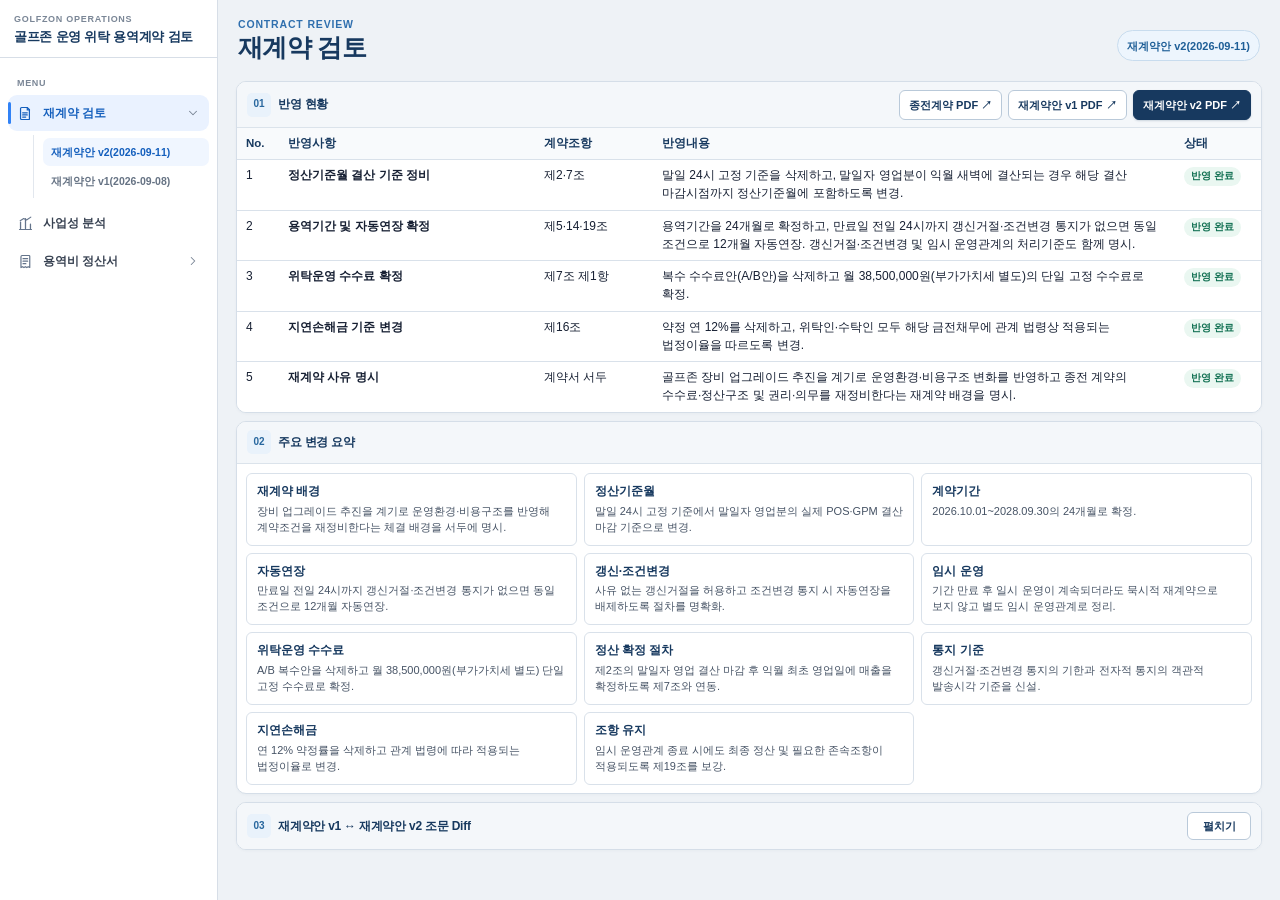
<file: 03/index.html>
<!DOCTYPE html>

<html lang="ko">
<head>
<meta charset="utf-8"/>
<meta content="width=device-width, initial-scale=1" name="viewport"/>
<meta content="light" name="color-scheme"/>
<title>골프존 운영 위탁 용역계약 검토</title>
<link rel="stylesheet" href="./style.css">
</head>
<body class="app-dashboard">
<div class="app-shell">
<button class="app-menu-toggle" id="appMenuToggle" type="button" aria-controls="appSidebar" aria-expanded="false" aria-label="메뉴 열기">
<span class="app-menu-icon" aria-hidden="true"><span></span><span></span><span></span></span>
</button>
<div class="app-menu-backdrop" id="appMenuBackdrop" hidden></div>
<aside aria-label="주요 메뉴" class="app-sidebar" id="appSidebar">
<div class="app-sidebar-head">
<div class="app-brand">
<small>GOLFZON OPERATIONS</small>
<strong>골프존 운영 위탁 용역계약 검토</strong>
</div>
</div>
<nav class="app-nav">
<p class="app-nav-label">MENU</p>
<button aria-expanded="true" class="app-nav-item app-nav-parent is-active" data-parent="contract" type="button">
<span class="app-nav-icon">
<svg aria-hidden="true" fill="none" viewbox="0 0 24 24">
<path d="M6.5 3.5h8l3 3V20a.5.5 0 0 1-.5.5H6.5A1.5 1.5 0 0 1 5 19V5A1.5 1.5 0 0 1 6.5 3.5Z" stroke="currentColor" stroke-width="1.7"></path>
<path d="M14.5 3.8V7h3.2M8 11h6.5M8 14h6.5M8 17h4.3" stroke="currentColor" stroke-linecap="round" stroke-width="1.7"></path>
</svg>
</span>
<span class="app-nav-text">재계약 검토</span>
<span class="app-nav-chevron">
<svg aria-hidden="true" fill="none" viewbox="0 0 24 24"><path d="m9 6 6 6-6 6" stroke="currentColor" stroke-linecap="round" stroke-linejoin="round" stroke-width="1.8"></path></svg>
</span>
</button>
<div class="app-subnav is-open" data-subnav="contract">
<div class="app-subnav-inner">
<div class="app-subnav-list">
<button class="app-subnav-item is-active" data-contract-version="v2" type="button" aria-current="page">재계약안 v2(2026-09-11)</button><button class="app-subnav-item" data-contract-version="v1" type="button">재계약안 v1(2026-09-08)</button>
</div>
</div>
</div>
<button class="app-nav-item" data-view="business" type="button">
<span class="app-nav-icon">
<svg aria-hidden="true" fill="none" viewbox="0 0 24 24">
<path d="M5 19V10m7 9V5m7 14v-6" stroke="currentColor" stroke-linecap="round" stroke-width="1.8"></path>
<path d="M3.5 20.5h17" stroke="currentColor" stroke-linecap="round" stroke-width="1.6"></path>
<path d="m4.5 8 5-3 4 2 6-4" stroke="currentColor" stroke-linecap="round" stroke-linejoin="round" stroke-width="1.6"></path>
</svg>
</span>
<span class="app-nav-text">사업성 분석</span>
</button>
<button aria-expanded="false" class="app-nav-item app-nav-parent" data-parent="settlement" type="button">
<span class="app-nav-icon">
<svg aria-hidden="true" fill="none" viewbox="0 0 24 24">
<path d="M7 3.5h10a1 1 0 0 1 1 1v16l-2.2-1.2-2 1.2-2-1.2-2 1.2-2-1.2L5.6 20.5v-15A2 2 0 0 1 7 3.5Z" stroke="currentColor" stroke-linejoin="round" stroke-width="1.7"></path>
<path d="M8.5 8h6.5M8.5 11.5h6.5M8.5 15h4" stroke="currentColor" stroke-linecap="round" stroke-width="1.7"></path>
</svg>
</span>
<span class="app-nav-text">용역비 정산서</span>
<span class="app-nav-chevron">
<svg aria-hidden="true" fill="none" viewbox="0 0 24 24">
<path d="m9 6 6 6-6 6" stroke="currentColor" stroke-linecap="round" stroke-linejoin="round" stroke-width="1.8"></path>
</svg>
</span>
</button>
<div class="app-subnav" data-subnav="settlement">
<div class="app-subnav-inner">
<div class="app-subnav-list">
<button class="app-subnav-item" data-month="2026-03" data-view="settlement" type="button">2026-03</button><button class="app-subnav-item" data-month="2026-04" data-view="settlement" type="button">2026-04</button><button class="app-subnav-item" data-month="2026-05" data-view="settlement" type="button">2026-05</button><button class="app-subnav-item" data-month="2026-06" data-view="settlement" type="button">2026-06</button><button class="app-subnav-item" data-month="2026-07" data-view="settlement" type="button">2026-07</button><button class="app-subnav-item" data-month="2026-08" data-view="settlement" type="button">2026-08</button>
</div>
</div>
</div>
</nav>
</aside>
<div class="app-content">
<section class="app-view app-view-contract is-active dashboard-page" data-app-view="contract"><div class="contract-version-panel" data-contract-version-panel="v2"><div class="page dashboard-page-inner dashboard-page-stack">
<header class="contract-header dashboard-page-header">
<div class="contract-title-wrap dashboard-page-title">
<p class="contract-kicker dashboard-page-kicker">CONTRACT REVIEW</p>
<h1>재계약 검토</h1>
</div>
<div class="dashboard-page-actions contract-version-actions"><span class="st-month-badge contract-version-badge">재계약안 v2(2026-09-11)</span></div></header>
<main class="dashboard-section-stack">
<section class="contract-panel contract-panel-implementation dashboard-panel"><div class="contract-panel-head dashboard-panel-head dashboard-panel-head--soft"><div class="contract-panel-title"><span class="contract-panel-index">01</span><h2>반영 현황</h2></div><div class="implementation-downloads downloads contract-panel-actions"><a class="download dashboard-button dashboard-button--compact dashboard-button--compact-link" href="./data/260301_260701_골프존운영위탁용역계약서및부속합의서(합본).pdf" rel="noopener noreferrer" target="_blank">종전계약 PDF ↗</a><a class="download dashboard-button dashboard-button--compact dashboard-button--compact-link" href="./data/20260908_용역계약서_이지벤처스_힐링스토리_재계약v1_clean.pdf" rel="noopener noreferrer" target="_blank">재계약안 v1 PDF ↗</a><a class="download is-primary-pdf dashboard-button dashboard-button--primary dashboard-button--compact dashboard-button--compact-link" href="./data/20260911_용역계약서_이지벤처스_힐링스토리_재계약v2_clean.pdf" rel="noopener noreferrer" target="_blank">재계약안 v2 PDF ↗</a></div></div>
<div class="table-wrap contract-panel-table"><table class="implementation-table"><thead><tr><th class="implementation-number" scope="col">No.</th><th class="implementation-subject" scope="col">반영사항</th><th class="implementation-clause" scope="col">계약조항</th><th class="implementation-detail" scope="col">반영내용</th><th class="implementation-status" scope="col">상태</th></tr></thead><tbody><tr><td class="implementation-number" data-label="No.">1</td><td class="implementation-subject" data-label="반영사항"><strong>정산기준월 결산 기준 정비</strong></td><td class="implementation-clause" data-label="계약조항">제2·7조</td><td class="implementation-detail" data-label="반영내용">말일 24시 고정 기준을 삭제하고, 말일자 영업분이 익월 새벽에 결산되는 경우 해당 결산 마감시점까지 정산기준월에 포함하도록 변경.</td><td class="implementation-status" data-label="상태"><span class="status-pill done">반영 완료</span></td></tr><tr><td class="implementation-number" data-label="No.">2</td><td class="implementation-subject" data-label="반영사항"><strong>용역기간 및 자동연장 확정</strong></td><td class="implementation-clause" data-label="계약조항">제5·14·19조</td><td class="implementation-detail" data-label="반영내용">용역기간을 24개월로 확정하고, 만료일 전일 24시까지 갱신거절·조건변경 통지가 없으면 동일 조건으로 12개월 자동연장. 갱신거절·조건변경 및 임시 운영관계의 처리기준도 함께 명시.</td><td class="implementation-status" data-label="상태"><span class="status-pill done">반영 완료</span></td></tr><tr><td class="implementation-number" data-label="No.">3</td><td class="implementation-subject" data-label="반영사항"><strong>위탁운영 수수료 확정</strong></td><td class="implementation-clause" data-label="계약조항">제7조 제1항</td><td class="implementation-detail" data-label="반영내용">복수 수수료안(A/B안)을 삭제하고 월 38,500,000원(부가가치세 별도)의 단일 고정 수수료로 확정.</td><td class="implementation-status" data-label="상태"><span class="status-pill done">반영 완료</span></td></tr><tr><td class="implementation-number" data-label="No.">4</td><td class="implementation-subject" data-label="반영사항"><strong>지연손해금 기준 변경</strong></td><td class="implementation-clause" data-label="계약조항">제16조</td><td class="implementation-detail" data-label="반영내용">약정 연 12%를 삭제하고, 위탁인·수탁인 모두 해당 금전채무에 관계 법령상 적용되는 법정이율을 따르도록 변경.</td><td class="implementation-status" data-label="상태"><span class="status-pill done">반영 완료</span></td></tr><tr><td class="implementation-number" data-label="No.">5</td><td class="implementation-subject" data-label="반영사항"><strong>재계약 사유 명시</strong></td><td class="implementation-clause" data-label="계약조항">계약서 서두</td><td class="implementation-detail" data-label="반영내용">골프존 장비 업그레이드 추진을 계기로 운영환경·비용구조 변화를 반영하고 종전 계약의 수수료·정산구조 및 권리·의무를 재정비한다는 재계약 배경을 명시.</td><td class="implementation-status" data-label="상태"><span class="status-pill done">반영 완료</span></td></tr></tbody></table></div>
</section>
<section class="contract-panel contract-panel-changes dashboard-panel"><div class="contract-panel-head dashboard-panel-head dashboard-panel-head--soft"><div class="contract-panel-title"><span class="contract-panel-index">02</span><h2>주요 변경 요약</h2></div></div>
<div class="contract-panel-body contract-changes-body"><div class="change-grid"><div class="change-card"><strong>재계약 배경</strong><p>장비 업그레이드 추진을 계기로 운영환경·비용구조를 반영해 계약조건을 재정비한다는 체결 배경을 서두에 명시.</p></div><div class="change-card"><strong>정산기준월</strong><p>말일 24시 고정 기준에서 말일자 영업분의 실제 POS·GPM 결산 마감 기준으로 변경.</p></div><div class="change-card"><strong>계약기간</strong><p>2026.10.01~2028.09.30의 24개월로 확정.</p></div><div class="change-card"><strong>자동연장</strong><p>만료일 전일 24시까지 갱신거절·조건변경 통지가 없으면 동일 조건으로 12개월 자동연장.</p></div><div class="change-card"><strong>갱신·조건변경</strong><p>사유 없는 갱신거절을 허용하고 조건변경 통지 시 자동연장을 배제하도록 절차를 명확화.</p></div><div class="change-card"><strong>임시 운영</strong><p>기간 만료 후 일시 운영이 계속되더라도 묵시적 재계약으로 보지 않고 별도 임시 운영관계로 정리.</p></div><div class="change-card"><strong>위탁운영 수수료</strong><p>A/B 복수안을 삭제하고 월 38,500,000원(부가가치세 별도) 단일 고정 수수료로 확정.</p></div><div class="change-card"><strong>정산 확정 절차</strong><p>제2조의 말일자 영업 결산 마감 후 익월 최초 영업일에 매출을 확정하도록 제7조와 연동.</p></div><div class="change-card"><strong>통지 기준</strong><p>갱신거절·조건변경 통지의 기한과 전자적 통지의 객관적 발송시각 기준을 신설.</p></div><div class="change-card"><strong>지연손해금</strong><p>연 12% 약정률을 삭제하고 관계 법령에 따라 적용되는 법정이율로 변경.</p></div><div class="change-card"><strong>조항 유지</strong><p>임시 운영관계 종료 시에도 최종 정산 및 필요한 존속조항이 적용되도록 제19조를 보강.</p></div></div></div></section>
<section class="contract-panel contract-panel-diff dashboard-panel" data-new-label="재계약안 v2" data-old-label="재계약안 v1" id="contract-diff-v2"><div class="contract-panel-head dashboard-panel-head dashboard-panel-head--soft"><div class="contract-panel-title"><span class="contract-panel-index">03</span><h2>재계약안 v1 ↔ 재계약안 v2 조문 Diff</h2></div><button aria-controls="contract-diff-collapsible-v2" aria-expanded="false" class="contract-diff-toggle contract-panel-actions dashboard-button dashboard-button--compact dashboard-button--compact-toggle" data-contract-diff-toggle="" type="button">펼치기</button></div><div class="contract-diff-collapsible contract-panel-body contract-diff-body" hidden="" id="contract-diff-collapsible-v2"><p class="lead">삭제·변경된 v1 문구는 적색, v2 신설·변경 문구는 녹색으로 표시합니다.</p><div class="diff-shell">
<div class="diff-toolbar"><div class="toolbar-top"><div class="toolbar-actions"><button aria-pressed="false" class="toggle-btn" data-filter="all" type="button">전체 항목</button><button aria-pressed="true" class="toggle-btn active" data-filter="changed" type="button">변경 항목만</button></div><div class="legend"><span><i class="lg-del"></i>v1 문구 삭제·변경</span><span><i class="lg-add"></i>v2 신설·변경</span><span>7/24 항목 변경</span></div></div></div>
<div class="diff-doc-head"><div class="old">재계약안 v1<small>20260908_용역계약서_이지벤처스_힐링스토리_재계약v1_clean.pdf</small></div><div class="new">재계약안 v2<small>20260911_용역계약서_이지벤처스_힐링스토리_재계약v2_clean.pdf</small></div><div aria-hidden="true" class="reflection-file-head"></div></div>
<article class="diff-section hidden-by-filter" data-changed="true" id="v2-diff-1">
<div class="diff-section-head"><div><span class="section-no">01</span><strong>계약서 서두</strong></div><span class="change-badge changed">변경</span></div>
<div class="article-title-row"><div class="old-title"><span class="diff-document-label">재계약안 v1</span>계약서 서두</div><div class="new-title"><span class="diff-document-label">재계약안 v2</span>계약서 서두</div><div class="reflection-title">반영 내용</div></div><div class="diff-content-grid"><div class="diff-body"><div class="diff-row same-row"><div class="doc-cell old-cell"><p class="doc-p">골프존 운영 위탁 용역계약서</p></div><div class="doc-cell new-cell"><p class="doc-p">골프존 운영 위탁 용역계약서</p></div></div><div class="diff-row changed-row"><div class="doc-cell old-cell"><p class="doc-p">주식회사 이지벤처스(이하, “위탁인”이라 한다)와 힐링스토리(이하, “수탁인”이라 한다)는 아래의 조건에 따라 골프존 운영 위탁 용역계약(이하 “본 계약”이라 한다)을 체결한다.</p></div><div class="doc-cell new-cell"><p class="doc-p">주식회사 이지벤처스(이하, “위탁인”이라 한다)와 힐링스토리(이하, “수탁인”이라 한다)는 아래의 조건에 따라 골프존 운영 위탁 용역계약(이하 “본 계약”이라 한다)을 체결한다. <ins class="diff-add">당사자는 골프존 장비 업그레이드 추진을 계기로 영업장 운영환경 및 비용구조의 변화를 반영하고, 종전 계약의 위탁운영 수수료·정산구조 및 당사자의 권리·의무를 재정비한다.</ins></p></div></div></div><aside aria-label="계약서 서두 반영 내용" class="diff-reflection-cell"><span class="diff-reflection-status is-done">v2 반영</span><p class="diff-reflection-text">장비 업그레이드 추진을 재계약의 배경으로 서두에 명시함.</p></aside></div>
</article><article class="diff-section" data-changed="false" id="v2-diff-2">
<div class="diff-section-head"><div><span class="section-no">02</span><strong>제1조 목적</strong></div><span class="change-badge same">동일</span></div>
<div class="article-title-row"><div class="old-title"><span class="diff-document-label">재계약안 v1</span>제1조 (목적)</div><div class="new-title"><span class="diff-document-label">재계약안 v2</span>제1조 (목적)</div><div class="reflection-title">반영 내용</div></div><div class="diff-content-grid"><div class="diff-body"><div class="diff-row same-row"><div class="doc-cell old-cell"><p class="doc-p">본 계약은 위탁인이 제공하는 시설 및 관련 권한을 기초로, 수탁인에게 골프존 영업장 운영 용역을 수행하도록 위탁함에 있어 골프존 영업에 부수하여 운영되는 힐링밥상의 운영을 포함하여 수탁인의 업무범위, 용역비 정산 및 각 당사자의 권리·의무를 정하는 것을 목적으로 한다.</p></div><div class="doc-cell new-cell"><p class="doc-p">본 계약은 위탁인이 제공하는 시설 및 관련 권한을 기초로, 수탁인에게 골프존 영업장 운영 용역을 수행하도록 위탁함에 있어 골프존 영업에 부수하여 운영되는 힐링밥상의 운영을 포함하여 수탁인의 업무범위, 용역비 정산 및 각 당사자의 권리·의무를 정하는 것을 목적으로 한다.</p></div></div></div><aside aria-label="제1조 목적 반영 내용" class="diff-reflection-cell"><span class="diff-reflection-status is-same">v1 내용 유지</span><p class="diff-reflection-text">재계약안 v1과 재계약안 v2의 내용이 동일함.</p></aside></div>
</article><article class="diff-section" data-changed="true" id="v2-diff-3">
<div class="diff-section-head"><div><span class="section-no">03</span><strong>제2조 용어의 정의</strong></div><span class="change-badge changed">변경</span></div>
<div class="article-title-row"><div class="old-title"><span class="diff-document-label">재계약안 v1</span>제2조 (용어의 정의)</div><div class="new-title"><span class="diff-document-label">재계약안 v2</span>제2조 (용어의 정의)</div><div class="reflection-title">반영 내용</div></div><div class="diff-content-grid"><div class="diff-body"><div class="diff-row same-row"><div class="doc-cell old-cell"><p class="doc-p">본 계약에서 사용하는 용어의 의미는 다음과 같다.</p></div><div class="doc-cell new-cell"><p class="doc-p">본 계약에서 사용하는 용어의 의미는 다음과 같다.</p></div></div><div class="diff-row same-row"><div class="doc-cell old-cell"><p class="doc-p list">1. 월별 매출액: 제3조 제1항에서 정한 각 영업장에서 발생한 매출을 합산한 금액으로서, 골프존 영업장의 경우 실제 매출에서 정산서의 ‘할인 및 이용권’으로 차감되는 결제 항목(모바일이용권, 지류이용권, 상품권, G패스 포인트) 금액을 차감한 후 부가가치세를 제외한 금액으로 하고, 힐링밥상의 경우 POS, 카드매출자료, 현금영수증 기타 객관적인 매출자료에서 확인되는 주류 매출에서 취소·환불 등을 반영한 후 부가가치세를 제외한 금액으로 한다.</p></div><div class="doc-cell new-cell"><p class="doc-p list">1. 월별 매출액: 제3조 제1항에서 정한 각 영업장에서 발생한 매출을 합산한 금액으로서, 골프존 영업장의 경우 실제 매출에서 정산서의 ‘할인 및 이용권’으로 차감되는 결제 항목(모바일이용권, 지류이용권, 상품권, G패스 포인트) 금액을 차감한 후 부가가치세를 제외한 금액으로 하고, 힐링밥상의 경우 POS, 카드매출자료, 현금영수증 기타 객관적인 매출자료에서 확인되는 주류 매출에서 취소·환불 등을 반영한 후 부가가치세를 제외한 금액으로 한다.</p></div></div><div class="diff-row same-row"><div class="doc-cell old-cell"><p class="doc-p list">- 실제 매출: GPM상 월별 매출(https://gpm.golfzonpark.com &gt; 매출/라운드관리 &gt; 매출 조회 &gt; 월별 매출) 화면에 표시되는 “매출금액”과 “보조단말기 결제내역”을 합산한 금액에서 “할인금액”을 차감한 금액</p></div><div class="doc-cell new-cell"><p class="doc-p list">- 실제 매출: GPM상 월별 매출(https://gpm.golfzonpark.com &gt; 매출/라운드관리 &gt; 매출 조회 &gt; 월별 매출) 화면에 표시되는 “매출금액”과 “보조단말기 결제내역”을 합산한 금액에서 “할인금액”을 차감한 금액</p></div></div><div class="diff-row same-row"><div class="doc-cell old-cell"><p class="doc-p list">- 정산서: GPM상 정산서 조회(https://gpm.golfzonpark.com &gt; 정산관리 &gt; 정산서 조회) 화면에서 확인되는 가맹점 정산서(월 정산자료)</p></div><div class="doc-cell new-cell"><p class="doc-p list">- 정산서: GPM상 정산서 조회(https://gpm.golfzonpark.com &gt; 정산관리 &gt; 정산서 조회) 화면에서 확인되는 가맹점 정산서(월 정산자료)</p></div></div><div class="diff-row same-row"><div class="doc-cell old-cell"><p class="doc-p">본 호에서 정한 실제 매출, 정산서, ‘할인 및 이용권’으로 차감되는 결제 항목(모바일이용권, 지류이용권, 상품권, G패스 포인트)의 명칭, 표시 위치, 메뉴 경로 또는 분류 체계가 골프존 시스템 개편 등으로 변경되더라도, 실질적으로 동일한 데이터 또는 문서에 해당하는 경우에는 본 호에서 정한 실제 매출, 정산서 및 ‘할인 및 이용권’으로 차감되는 결제 항목으로 본다.</p></div><div class="doc-cell new-cell"><p class="doc-p">본 호에서 정한 실제 매출, 정산서, ‘할인 및 이용권’으로 차감되는 결제 항목(모바일이용권, 지류이용권, 상품권, G패스 포인트)의 명칭, 표시 위치, 메뉴 경로 또는 분류 체계가 골프존 시스템 개편 등으로 변경되더라도, 실질적으로 동일한 데이터 또는 문서에 해당하는 경우에는 본 호에서 정한 실제 매출, 정산서 및 ‘할인 및 이용권’으로 차감되는 결제 항목으로 본다.</p></div></div><div class="diff-row changed-row"><div class="doc-cell old-cell"><p class="doc-p"><del class="diff-del block">2. 정산기준월: 매월 1일 0시부터 말일 24시까지의 기간.</del></p></div><div class="doc-cell new-cell"><p class="doc-p"><ins class="diff-add block">2. 정산기준월: 매월 1일부터 말일까지의 각 영업일자에 귀속되는 매출 및 거래를 정산하는 기간을 말한다. 해당 월 말일의 영업에 관한 POS·GPM 기타 매출·정산시스템의 결산 마감이 익월 1일 0시를 지나 이루어지는 경우에도, 해당 거래가 객관적인 매출·정산자료상 말일자 영업분으로 귀속되는 범위에서는 그 결산 마감시점까지를 해당 정산기준월에 포함한다. 다만, 익월 1일자 이후의 영업분으로 귀속되는 매출 및 거래는 해당 정산기준월에 포함하지 아니한다.</ins></p></div></div><div class="diff-row same-row"><div class="doc-cell old-cell"><p class="doc-p list">3. 부족액: 제7조 제2항 제2호에 따른 공제 후 잔액이 0 미만인 경우의 부족분으로서, 수탁인이 위탁인에게 지급하여야 할 금액(부가가치세를 제외한 공급가액 기준).</p></div><div class="doc-cell new-cell"><p class="doc-p list">3. 부족액: 제7조 제2항 제2호에 따른 공제 후 잔액이 0 미만인 경우의 부족분으로서, 수탁인이 위탁인에게 지급하여야 할 금액(부가가치세를 제외한 공급가액 기준).</p></div></div><div class="diff-row same-row"><div class="doc-cell old-cell"><p class="doc-p list">4. 시설물: 제3조 제2항에 기재된 각종 설비 및 기타 부대설비 일체를 말하며, 고정적으로 설치되어 영업장 구조·배선·배관 등에 일체화된 장치(예: 골프존 NX, 인테리어 마감, 공조설비 등)를 포함한다. 다만, 소모품 및 소모성 물품, 수탁인이 자체 조달·임차·대여하는 장비 또는 제3자 소유로서 위탁인에게 소유권이 귀속되지 않는 물품은 시설물에 포함되지 않는다.</p></div><div class="doc-cell new-cell"><p class="doc-p list">4. 시설물: 제3조 제2항에 기재된 각종 설비 및 기타 부대설비 일체를 말하며, 고정적으로 설치되어 영업장 구조·배선·배관 등에 일체화된 장치(예: 골프존 NX, 인테리어 마감, 공조설비 등)를 포함한다. 다만, 소모품 및 소모성 물품, 수탁인이 자체 조달·임차·대여하는 장비 또는 제3자 소유로서 위탁인에게 소유권이 귀속되지 않는 물품은 시설물에 포함되지 않는다.</p></div></div><div class="diff-row same-row"><div class="doc-cell old-cell"><p class="doc-p list">5. 영업장: 제3조 제1항의 소재지에 위치한 골프존 영업장 및 힐링밥상 영업장 전 구역.</p></div><div class="doc-cell new-cell"><p class="doc-p list">5. 영업장: 제3조 제1항의 소재지에 위치한 골프존 영업장 및 힐링밥상 영업장 전 구역.</p></div></div><div class="diff-row same-row"><div class="doc-cell old-cell"><p class="doc-p list">6. 계정정보: 영업장 운영에 사용되는 각종 온라인/오프라인 계정(예: 예약·회원관리, POS·GPM 접근권한, 광고·마케팅 계정, 지도/리뷰 계정, SNS 계정 등)의 ID, 접근권한, 설정값 및 관련 인증수단 일체로서 ‘별첨 3. 계정정보 리스트’에 기재된 계정 및 제9조 제1항 제8호에 따라 추가되는 계정을 말한다.</p></div><div class="doc-cell new-cell"><p class="doc-p list">6. 계정정보: 영업장 운영에 사용되는 각종 온라인/오프라인 계정(예: 예약·회원관리, POS·GPM 접근권한, 광고·마케팅 계정, 지도/리뷰 계정, SNS 계정 등)의 ID, 접근권한, 설정값 및 관련 인증수단 일체로서 ‘별첨 3. 계정정보 리스트’에 기재된 계정 및 제9조 제1항 제8호에 따라 추가되는 계정을 말한다.</p></div></div><div class="diff-row same-row"><div class="doc-cell old-cell"><p class="doc-p">7. 용역비: 수탁인이 본 계약에 따라 영업장 운영용역을 수행한 대가로서, 제7조에 따라 월별 매출액에서 각 공제항목을 공제한 후 수탁인에게 지급되는 금액을 말한다.</p></div><div class="doc-cell new-cell"><p class="doc-p">7. 용역비: 수탁인이 본 계약에 따라 영업장 운영용역을 수행한 대가로서, 제7조에 따라 월별 매출액에서 각 공제항목을 공제한 후 수탁인에게 지급되는 금액을 말한다.</p></div></div></div><aside aria-label="제2조 용어의 정의 반영 내용" class="diff-reflection-cell"><span class="diff-reflection-status is-done">v2 반영</span><p class="diff-reflection-text">말일 24시 고정 기준을 실제 말일자 영업의 결산 마감 기준으로 변경하여 익월 새벽 마감 거래의 귀속을 명확히 함.</p></aside></div>
</article><article class="diff-section" data-changed="false" id="v2-diff-4">
<div class="diff-section-head"><div><span class="section-no">04</span><strong>제3조 시설 및 영업장의 표시</strong></div><span class="change-badge same">동일</span></div>
<div class="article-title-row"><div class="old-title"><span class="diff-document-label">재계약안 v1</span>제3조 (시설 및 영업장의 표시)</div><div class="new-title"><span class="diff-document-label">재계약안 v2</span>제3조 (시설 및 영업장의 표시)</div><div class="reflection-title">반영 내용</div></div><div class="diff-content-grid"><div class="diff-body"><div class="diff-row same-row"><div class="doc-cell old-cell"><p class="doc-p">① 본 계약의 대상 영업장은 다음과 같다.</p></div><div class="doc-cell new-cell"><p class="doc-p">① 본 계약의 대상 영업장은 다음과 같다.</p></div></div><div class="diff-row same-row"><div class="doc-cell old-cell"><p class="doc-p list">1. 창릉 프리미어 골프존: 경기도 고양시 덕양구 동축로 70, 지1층 씨-에스-비1-01호 ~ 씨-에스-비1-09호(동산동, 현대프리미어캠퍼스 지축역 지식산업센터)</p></div><div class="doc-cell new-cell"><p class="doc-p list">1. 창릉 프리미어 골프존: 경기도 고양시 덕양구 동축로 70, 지1층 씨-에스-비1-01호 ~ 씨-에스-비1-09호(동산동, 현대프리미어캠퍼스 지축역 지식산업센터)</p></div></div><div class="diff-row same-row"><div class="doc-cell old-cell"><p class="doc-p">2. 힐링밥상: 경기도 고양시 덕양구 동축로 70, 씨-에스-비1-01-1호(동산동, 현대프리미어캠퍼스 지축역 지식산업센터)</p></div><div class="doc-cell new-cell"><p class="doc-p">2. 힐링밥상: 경기도 고양시 덕양구 동축로 70, 씨-에스-비1-01-1호(동산동, 현대프리미어캠퍼스 지축역 지식산업센터)</p></div></div><div class="diff-row same-row"><div class="doc-cell old-cell"><p class="doc-p list">②  위탁 대상 시설물(이하 “시설물”로 한다): 골프존 NX 14대(좌타 12대, 양타 2대), 인테리어 일체, 시스템에어컨 22대 및 영업장 내 기타 부대설비 일체</p></div><div class="doc-cell new-cell"><p class="doc-p list">②  위탁 대상 시설물(이하 “시설물”로 한다): 골프존 NX 14대(좌타 12대, 양타 2대), 인테리어 일체, 시스템에어컨 22대 및 영업장 내 기타 부대설비 일체</p></div></div><div class="diff-row same-row"><div class="doc-cell old-cell"><p class="doc-p">③ 본 계약의 대상인 시설물과 영업장, 이에 부수하는 권리 일체는 모두 위탁인에게 귀속되며, 수탁인은 본 계약에서 정한 범위 내에서 운영용역을 수행할 권한만 가진다.</p></div><div class="doc-cell new-cell"><p class="doc-p">③ 본 계약의 대상인 시설물과 영업장, 이에 부수하는 권리 일체는 모두 위탁인에게 귀속되며, 수탁인은 본 계약에서 정한 범위 내에서 운영용역을 수행할 권한만 가진다.</p></div></div></div><aside aria-label="제3조 시설 및 영업장의 표시 반영 내용" class="diff-reflection-cell"><span class="diff-reflection-status is-same">v1 내용 유지</span><p class="diff-reflection-text">재계약안 v1과 재계약안 v2의 내용이 동일함.</p></aside></div>
</article><article class="diff-section" data-changed="false" id="v2-diff-5">
<div class="diff-section-head"><div><span class="section-no">05</span><strong>제4조 계약 조건</strong></div><span class="change-badge same">동일</span></div>
<div class="article-title-row"><div class="old-title"><span class="diff-document-label">재계약안 v1</span>제4조 (계약 조건)</div><div class="new-title"><span class="diff-document-label">재계약안 v2</span>제4조 (계약 조건)</div><div class="reflection-title">반영 내용</div></div><div class="diff-content-grid"><div class="diff-body"><div class="diff-row same-row"><div class="doc-cell old-cell"><p class="doc-p list">①  수탁인은 본 계약의 성실한 이행을 담보하기 위하여 이행보증금 일억오천만 원(₩150,000,000)을 위탁인에게 예치한다. 종전 계약에 따라 수탁인이 위탁인에게 이미 예치한 이행보증금 일억오천만 원(₩150,000,000)은 별도의 반환 및 재납부 절차 없이 본 계약의 이행보증금으로 계속 예치된 것으로 본다.</p></div><div class="doc-cell new-cell"><p class="doc-p list">①  수탁인은 본 계약의 성실한 이행을 담보하기 위하여 이행보증금 일억오천만 원(₩150,000,000)을 위탁인에게 예치한다. 종전 계약에 따라 수탁인이 위탁인에게 이미 예치한 이행보증금 일억오천만 원(₩150,000,000)은 별도의 반환 및 재납부 절차 없이 본 계약의 이행보증금으로 계속 예치된 것으로 본다.</p></div></div><div class="diff-row same-row"><div class="doc-cell old-cell"><p class="doc-p">② 위탁인이 본 계약에 따라 수탁인이 부담하여야 할 금액을 이행보증금에서 충당한 경우, 수탁인은 위탁인의 통지를 받은 날부터 5영업일 이내에 이행보증금을 제1항의 금액까지 보충하여야 한다.</p></div><div class="doc-cell new-cell"><p class="doc-p">② 위탁인이 본 계약에 따라 수탁인이 부담하여야 할 금액을 이행보증금에서 충당한 경우, 수탁인은 위탁인의 통지를 받은 날부터 5영업일 이내에 이행보증금을 제1항의 금액까지 보충하여야 한다.</p></div></div><div class="diff-row same-row"><div class="doc-cell old-cell"><div class="empty-line">—</div></div><div class="doc-cell new-cell"><div class="empty-line">—</div></div></div></div><aside aria-label="제4조 계약 조건 반영 내용" class="diff-reflection-cell"><span class="diff-reflection-status is-same">v1 내용 유지</span><p class="diff-reflection-text">재계약안 v1과 재계약안 v2의 내용이 동일함.</p></aside></div>
</article><article class="diff-section" data-changed="true" id="v2-diff-6">
<div class="diff-section-head"><div><span class="section-no">06</span><strong>제5조 용역 기간</strong></div><span class="change-badge changed">변경</span></div>
<div class="article-title-row"><div class="old-title"><span class="diff-document-label">재계약안 v1</span>제5조 (용역 기간)</div><div class="new-title"><span class="diff-document-label">재계약안 v2</span>제5조 (용역 기간)</div><div class="reflection-title">반영 내용</div></div><div class="diff-content-grid"><div class="diff-body"><div class="diff-row changed-row"><div class="doc-cell old-cell"><p class="doc-p"><del class="diff-del block">① 용역기간은 2026년 10월 1일부터 2029년 9월 30일까지(36개월)로 한다.</del></p></div><div class="doc-cell new-cell"><p class="doc-p"><ins class="diff-add block">① 용역기간은 2026년 10월 1일부터 2028년 9월 30일까지(24개월)로 한다.</ins></p></div></div><div class="diff-row changed-row"><div class="doc-cell old-cell"><p class="doc-p"><del class="diff-del block">② 계약기간 만료 후에는 상호 협의하여 연장할 수 있다.</del></p></div><div class="doc-cell new-cell"><p class="doc-p"><ins class="diff-add block">② 제1항의 용역기간 또는 본 조에 따라 연장된 용역기간의 만료일 전일 24시까지 어느 일방도 상대방에게 제14조에서 정한 서면의 방법으로 계약의 갱신을 거절하거나 계약조건의 변경을 요구하는 의사를 통지하지 아니한 경우, 본 계약은 해당 계약기간 만료일의 다음 날부터 12개월간 종전과 동일한 조건으로 자동 연장된다. 이후 연장된 용역기간의 만료 시에도 동일하게 적용한다.</ins></p></div></div><div class="diff-row changed-row"><div class="doc-cell old-cell"><div class="empty-line">—</div></div><div class="doc-cell new-cell"><p class="doc-p"><ins class="diff-add block">③ 어느 일방은 제2항에서 정한 기한까지 별도의 사유를 제시하지 아니하고도 갱신거절 의사를 통지할 수 있다. 갱신거절은 제13조에 따른 계약기간 중의 해지로 보지 아니하며, 갱신거절 통지가 있는 경우 본 계약은 해당 용역기간의 만료와 동시에 종료한다. 상대방은 갱신거절 자체만을 이유로 손해배상, 기대이익 기타 명목의 금전 또는 권리를 청구할 수 없다. 다만, 계약 종료일까지 이미 발생한 채권·채무 및 손해배상청구권에는 영향을 미치지 아니한다.</ins></p></div></div><div class="diff-row changed-row"><div class="doc-cell old-cell"><div class="empty-line">—</div></div><div class="doc-cell new-cell"><p class="doc-p"><ins class="diff-add block">④ 제2항에서 정한 기한까지 어느 일방이 계약조건의 변경을 요구하는 의사를 통지한 경우에는 본 계약이 종전과 동일한 조건으로 자동 연장되지 아니한다. 당사자가 해당 용역기간 만료일까지 변경된 계약조건에 관하여 별도의 서면 합의를 한 경우에는 그 합의에 따라 계약관계를 계속하고, 서면 합의가 이루어지지 아니한 경우에는 본 계약은 해당 용역기간의 만료와 동시에 종료한다. 다만, 계약조건에 관한 협의를 계속하면서 영업장 운영을 일시적으로 계속할 필요가 있는 경우에는 제5항에 따른 임시 운영관계를 둘 수 있다.</ins></p></div></div><div class="diff-row changed-row"><div class="doc-cell old-cell"><div class="empty-line">—</div></div><div class="doc-cell new-cell"><p class="doc-p"><ins class="diff-add block">⑤ 제3항 또는 제4항에 따라 본 계약이 기간 만료로 종료된 후 수탁인이 영업장 운영을 계속하고 위탁인이 이를 일시적으로 허용하거나 본 계약에서 정한 방식으로 매출 및 용역비를 정산·지급하였더라도, 그러한 사정만으로 본 계약이 묵시적으로 갱신 또는 재계약되거나 제2항에 따른 자동연장이 이루어진 것으로 보지 아니한다. 이 경우 수탁인의 운영은 별도의 갱신·재계약 또는 계약조건 변경에 관한 서면 합의가 이루어질 때까지의 임시 운영관계로 한다. 위탁인은 별도의 귀책사유 또는 해지사유가 없더라도 7일 전 서면통지로 임시 운영관계를 종료할 수 있으며, 제13조에서 정한 즉시해지 사유가 발생한 경우에는 즉시 종료할 수 있다. 임시 운영기간 동안에는 위탁운영 수수료 및 정산, 수탁인의 업무와 의무, 인력관리, 시설관리, 보험, 비밀유지, 개인정보·계정정보 관리, 손해배상, 지연손해금 및 시설물·운영자료의 인계 등 그 성질상 적용 가능한 본 계약의 조항을 동일하게 적용한다. 임시 운영관계가 종료된 경우 수탁인은 시설물, 고객정보, 계정정보, 매출·정산자료 및 기타 영업장 운영에 필요한 자료 일체를 위탁인 또는 위탁인이 지정하는 자에게 지체 없이 인계하여야 한다.</ins></p></div></div></div><aside aria-label="제5조 용역 기간 반영 내용" class="diff-reflection-cell"><span class="diff-reflection-status is-done">v2 반영</span><p class="diff-reflection-text">용역기간을 24개월로 확정하고, 만료 전일 24시까지 별도 의사표시가 없으면 12개월 자동연장되도록 변경. 갱신거절·조건변경·임시 운영관계까지 정리함.</p></aside></div>
</article><article class="diff-section" data-changed="false" id="v2-diff-7">
<div class="diff-section-head"><div><span class="section-no">07</span><strong>제6조 수탁인의 업무 범위</strong></div><span class="change-badge same">동일</span></div>
<div class="article-title-row"><div class="old-title"><span class="diff-document-label">재계약안 v1</span>제6조 (수탁인의 업무 범위)</div><div class="new-title"><span class="diff-document-label">재계약안 v2</span>제6조 (수탁인의 업무 범위)</div><div class="reflection-title">반영 내용</div></div><div class="diff-content-grid"><div class="diff-body"><div class="diff-row same-row"><div class="doc-cell old-cell"><p class="doc-p">수탁인은 본 계약에 따라 다음의 업무를 수행한다.</p></div><div class="doc-cell new-cell"><p class="doc-p">수탁인은 본 계약에 따라 다음의 업무를 수행한다.</p></div></div><div class="diff-row same-row"><div class="doc-cell old-cell"><p class="doc-p list">1. 골프존 영업장 및 힐링밥상 운영 전반(회원 관리, 예약, 고객 응대, 매장 관리, 음식·음료 제공 및 위생 관리 등)</p></div><div class="doc-cell new-cell"><p class="doc-p list">1. 골프존 영업장 및 힐링밥상 운영 전반(회원 관리, 예약, 고객 응대, 매장 관리, 음식·음료 제공 및 위생 관리 등)</p></div></div><div class="diff-row same-row"><div class="doc-cell old-cell"><p class="doc-p list">2. 제8조에 따른 인력 관리 책임에 기초한 영업장 인력의 독립적인 채용, 배치, 관리 및 교육</p></div><div class="doc-cell new-cell"><p class="doc-p list">2. 제8조에 따른 인력 관리 책임에 기초한 영업장 인력의 독립적인 채용, 배치, 관리 및 교육</p></div></div><div class="diff-row same-row"><div class="doc-cell old-cell"><p class="doc-p list">3. 영업장 내 시설물·비품의 유지관리(일상 점검, 고장·파손 발생(우려 포함) 시 위탁인에게 지체 없이 통보하고, 수탁인이 부담하여 필요한 조치를 수행하는 것을 포함한다) 및 소모품 조달</p></div><div class="doc-cell new-cell"><p class="doc-p list">3. 영업장 내 시설물·비품의 유지관리(일상 점검, 고장·파손 발생(우려 포함) 시 위탁인에게 지체 없이 통보하고, 수탁인이 부담하여 필요한 조치를 수행하는 것을 포함한다) 및 소모품 조달</p></div></div><div class="diff-row same-row"><div class="doc-cell old-cell"><p class="doc-p list">4. 마케팅·홍보 활동(온·오프라인 광고, 프로모션 등)의 독자적 기획 및 집행</p></div><div class="doc-cell new-cell"><p class="doc-p list">4. 마케팅·홍보 활동(온·오프라인 광고, 프로모션 등)의 독자적 기획 및 집행</p></div></div><div class="diff-row same-row"><div class="doc-cell old-cell"><p class="doc-p list">5. 위탁인이 정한 브랜드 가치·서비스 기준을 준수하는 범위 내에서 운영</p></div><div class="doc-cell new-cell"><p class="doc-p list">5. 위탁인이 정한 브랜드 가치·서비스 기준을 준수하는 범위 내에서 운영</p></div></div><div class="diff-row same-row"><div class="doc-cell old-cell"><p class="doc-p list">6. 기타 골프존 및 힐링밥상 운영에 통상적으로 필요한 업무</p></div><div class="doc-cell new-cell"><p class="doc-p list">6. 기타 골프존 및 힐링밥상 운영에 통상적으로 필요한 업무</p></div></div></div><aside aria-label="제6조 수탁인의 업무 범위 반영 내용" class="diff-reflection-cell"><span class="diff-reflection-status is-same">v1 내용 유지</span><p class="diff-reflection-text">재계약안 v1과 재계약안 v2의 내용이 동일함.</p></aside></div>
</article><article class="diff-section" data-changed="true" id="v2-diff-8">
<div class="diff-section-head"><div><span class="section-no">08</span><strong>제7조 용역비 정산</strong></div><span class="change-badge changed">변경</span></div>
<div class="article-title-row"><div class="old-title"><span class="diff-document-label">재계약안 v1</span>제7조 (용역비 정산)</div><div class="new-title"><span class="diff-document-label">재계약안 v2</span>제7조 (용역비 정산)</div><div class="reflection-title">반영 내용</div></div><div class="diff-content-grid"><div class="diff-body"><div class="diff-row same-row"><div class="doc-cell old-cell"><p class="doc-p list">① 월별 매출액에서 다음 각 항목을 공제한 후 잔액을 수탁인의 용역비로 한다.</p></div><div class="doc-cell new-cell"><p class="doc-p list">① 월별 매출액에서 다음 각 항목을 공제한 후 잔액을 수탁인의 용역비로 한다.</p></div></div><div class="diff-row same-row"><div class="doc-cell old-cell"><p class="doc-p list">1. 위탁운영 수수료:</p></div><div class="doc-cell new-cell"><p class="doc-p list">1. 위탁운영 수수료:</p></div></div><div class="diff-row changed-row"><div class="doc-cell old-cell"><p class="doc-p"><del class="diff-del block">A안: 위탁인이 수탁인에게 제3조의 시설물을 제공하고 본 계약에 따른 영업장의 운영 권한을 부여하는 대가로서, 월별 매출액에서 우선 공제되어 위탁인에게 귀속되는 금액으로 하며, 매월 금 사천만 원(₩40,000,000, 부가가치세 별도)으로 한다. B안: 위탁인이 수탁인에게 제3조의 시설물을 제공하고 본 계약에 따른 영업장의 운영 권한을 부여하는 대가로서, 월별 매출액에서 우선 공제되어 위탁인에게 귀속되는 금액으로 하며, 기본 위탁운영 수수료는 매월 금 삼천구백만 원(₩39,000,000, 부가가치세 별도)으로 한다. 정산기준월의 월별 매출액이 금 팔천오백만 원(₩85,000,000)을 초과하는 경우에는 그 초과금액의 20%에 해당하는 금액을 추가 위탁운영 수수료로 한다. 추가 위탁운영 수수료 = (월별 매출액 - 85,000,000원) × 20% 월별 매출액이 금 팔천오백만 원(₩85,000,000) 이하인 경우 추가 위탁운영 수수료는 발생하지 아니한다. 추가 위탁운영 수수료에도 부가가치세는 별도로 가산한다.</del></p></div><div class="doc-cell new-cell"><p class="doc-p"><ins class="diff-add block">위탁인이 수탁인에게 제3조의 시설물을 제공하고 본 계약에 따른 영업장의 운영 권한을 부여하는 대가로서, 월별 매출액에서 우선 공제되어 위탁인에게 귀속되는 금액으로 하며, 매월 금 삼천팔백오십만 원(₩38,500,000, 부가가치세 별도)으로 한다.</ins></p></div></div><div class="diff-row same-row"><div class="doc-cell old-cell"><p class="doc-p list">2. 관리비:</p></div><div class="doc-cell new-cell"><p class="doc-p list">2. 관리비:</p></div></div><div class="diff-row same-row"><div class="doc-cell old-cell"><p class="doc-p continuation">소재지 건물의 관리단 또는 관리주체가 부과하는 제반 비용 전액으로서 부가가치세를 제외한 금액으로 한다. 다만, 익월 5일 기준으로 정산기준월의 관리비가 확정되지 아니하므로 전월 기준으로 부과·고지된 관리비(전월분 관리비)를 해당 월 공제에 적용한다. 본 계약이 종료된 경우에도 정산기준월의 관리비가 확정되는 때에 상호 정산한다.</p></div><div class="doc-cell new-cell"><p class="doc-p continuation">소재지 건물의 관리단 또는 관리주체가 부과하는 제반 비용 전액으로서 부가가치세를 제외한 금액으로 한다. 다만, 익월 5일 기준으로 정산기준월의 관리비가 확정되지 아니하므로 전월 기준으로 부과·고지된 관리비(전월분 관리비)를 해당 월 공제에 적용한다. 본 계약이 종료된 경우에도 정산기준월의 관리비가 확정되는 때에 상호 정산한다.</p></div></div><div class="diff-row same-row"><div class="doc-cell old-cell"><p class="doc-p list">3. 골프존 유지보수비:</p></div><div class="doc-cell new-cell"><p class="doc-p list">3. 골프존 유지보수비:</p></div></div><div class="diff-row same-row"><div class="doc-cell old-cell"><p class="doc-p continuation">골프존 가맹본부 약관에서 정한 라운드 수 등을 기준으로 산정되는 유지보수 및 POS H/W 관리비 등을 포함하는 비용으로 하며, 정산서에 따라 산정·고지되는 정산금액(‘할인 및 이용권’ 등 차감 항목 반영 후 위탁인이 실제 납부하는 금액)에서 부가가치세를 제외한 금액으로 한다.</p></div><div class="doc-cell new-cell"><p class="doc-p continuation">골프존 가맹본부 약관에서 정한 라운드 수 등을 기준으로 산정되는 유지보수 및 POS H/W 관리비 등을 포함하는 비용으로 하며, 정산서에 따라 산정·고지되는 정산금액(‘할인 및 이용권’ 등 차감 항목 반영 후 위탁인이 실제 납부하는 금액)에서 부가가치세를 제외한 금액으로 한다.</p></div></div><div class="diff-row same-row"><div class="doc-cell old-cell"><p class="doc-p list">4. 운영비:</p></div><div class="doc-cell new-cell"><p class="doc-p list">4. 운영비:</p></div></div><div class="diff-row same-row"><div class="doc-cell old-cell"><p class="doc-p continuation">‘별첨 2. 운영비 목록’에 기재된 항목으로 하며, 부가가치세를 제외한 금액으로 한다. 별첨 2는 본 계약의 일부로서 당사자의 서명·날인 없이도 본 계약과 동일한 효력을 가진다.</p></div><div class="doc-cell new-cell"><p class="doc-p continuation">‘별첨 2. 운영비 목록’에 기재된 항목으로 하며, 부가가치세를 제외한 금액으로 한다. 별첨 2는 본 계약의 일부로서 당사자의 서명·날인 없이도 본 계약과 동일한 효력을 가진다.</p></div></div><div class="diff-row same-row"><div class="doc-cell old-cell"><p class="doc-p list">5. 카드수수료:</p></div><div class="doc-cell new-cell"><p class="doc-p list">5. 카드수수료:</p></div></div><div class="diff-row same-row"><div class="doc-cell old-cell"><p class="doc-p continuation">고객의 카드결제에 수반하여 가맹점 명의자인 위탁인이 카드사 또는 결제대행사 등에 납부하는 수수료로서, 정산기준월 GPM상 월별 매출 화면의 POS 결제내역 중 ‘신용카드’ 금액과 보조단말기 매출 화면의 ‘카드 승인’ 금액에 1.15%를 곱하여 산정한 금액으로 한다. 이는 익월 5일 정산 시점에는 정산기준월의 카드사 정산 확정이 현실적으로 곤란한 사정을 고려하여 정산의 신속·편의성을 확보하기 위한 고정요율이며, 관련 제도 또는 수수료 체계 변경 등으로 위 산정 방식과 위탁인에게 실제 부과되는 수수료 사이에 현저한 괴리가 발생하는 경우에는 당사자가 상호 협의하여 합리적으로 조정한다.</p></div><div class="doc-cell new-cell"><p class="doc-p continuation">고객의 카드결제에 수반하여 가맹점 명의자인 위탁인이 카드사 또는 결제대행사 등에 납부하는 수수료로서, 정산기준월 GPM상 월별 매출 화면의 POS 결제내역 중 ‘신용카드’ 금액과 보조단말기 매출 화면의 ‘카드 승인’ 금액에 1.15%를 곱하여 산정한 금액으로 한다. 이는 익월 5일 정산 시점에는 정산기준월의 카드사 정산 확정이 현실적으로 곤란한 사정을 고려하여 정산의 신속·편의성을 확보하기 위한 고정요율이며, 관련 제도 또는 수수료 체계 변경 등으로 위 산정 방식과 위탁인에게 실제 부과되는 수수료 사이에 현저한 괴리가 발생하는 경우에는 당사자가 상호 협의하여 합리적으로 조정한다.</p></div></div><div class="diff-row same-row"><div class="doc-cell old-cell"><p class="doc-p list">6. 현금 정산 차액:</p></div><div class="doc-cell new-cell"><p class="doc-p list">6. 현금 정산 차액:</p></div></div><div class="diff-row same-row"><div class="doc-cell old-cell"><p class="doc-p continuation">정산기준월 GPM상 현금 매출액과 영업장 실제 현금 정산액 사이에 차이가 있는 경우, 당사자가 객관적 자료에 따라 상호 확인한 그 차액을 말하며, 위탁인이 수령하여야 할 금액은 공제항목에 포함하고, 위탁인이 반환하여야 할 금액이 있는 경우에는 이를 반영하여 정산한다.</p></div><div class="doc-cell new-cell"><p class="doc-p continuation">정산기준월 GPM상 현금 매출액과 영업장 실제 현금 정산액 사이에 차이가 있는 경우, 당사자가 객관적 자료에 따라 상호 확인한 그 차액을 말하며, 위탁인이 수령하여야 할 금액은 공제항목에 포함하고, 위탁인이 반환하여야 할 금액이 있는 경우에는 이를 반영하여 정산한다.</p></div></div><div class="diff-row same-row"><div class="doc-cell old-cell"><p class="doc-p">7. 힐링밥상 주류 매입비:</p></div><div class="doc-cell new-cell"><p class="doc-p">7. 힐링밥상 주류 매입비:</p></div></div><div class="diff-row same-row"><div class="doc-cell old-cell"><p class="doc-p">당사자 간 합의에 따라 위탁인 명의의 힐링밥상 사업장을 통하여 매입한 주류의 실제 매입비용으로서, 세금계산서, 거래명세서, 카드전표 기타 객관적인 증빙자료에 따라 확인되는 금액 중 부가가치세를 제외한 금액으로 한다.</p></div><div class="doc-cell new-cell"><p class="doc-p">당사자 간 합의에 따라 위탁인 명의의 힐링밥상 사업장을 통하여 매입한 주류의 실제 매입비용으로서, 세금계산서, 거래명세서, 카드전표 기타 객관적인 증빙자료에 따라 확인되는 금액 중 부가가치세를 제외한 금액으로 한다.</p></div></div><div class="diff-row same-row"><div class="doc-cell old-cell"><p class="doc-p list">8. 그 밖의 영업장 운영과 관련하여 위탁인 명의로 청구되거나 위탁인이 실제 납부한 비용(교통유발부담금(분담금), 옥외광고물 관련 수수료·사용료 등을 포함하되 이에 한정되지 아니한다)이 있는 경우, 그 비용을 공제항목에 포함하여 공제한다.</p></div><div class="doc-cell new-cell"><p class="doc-p list">8. 그 밖의 영업장 운영과 관련하여 위탁인 명의로 청구되거나 위탁인이 실제 납부한 비용(교통유발부담금(분담금), 옥외광고물 관련 수수료·사용료 등을 포함하되 이에 한정되지 아니한다)이 있는 경우, 그 비용을 공제항목에 포함하여 공제한다.</p></div></div><div class="diff-row changed-row"><div class="doc-cell old-cell"><p class="doc-p"><del class="diff-del block">② 용역비 정산은 매월을 기준으로 하며, 정산기준월의 매출은 익월 최초 영업일에 확정한다. 공제항목을 포함한 최종 정산 금액은 익월 5일에 확정하는 것으로 한다.</del></p></div><div class="doc-cell new-cell"><p class="doc-p"><ins class="diff-add block">② 용역비 정산은 매월을 기준으로 하며, 제2조 제2호에 따른 해당 월 말일자 영업의 결산 마감 후 정산기준월의 매출을 익월 최초 영업일에 확정한다. 공제항목을 포함한 최종 정산 금액은 익월 5일에 확정하는 것으로 한다.</ins></p></div></div><div class="diff-row same-row"><div class="doc-cell old-cell"><p class="doc-p list">1. 공제 후 잔액이 0 이상인 경우, 수탁인은 확정된 금액에 따라 익월 5일까지 세금계산서를 위탁인에게 발행하고, 위탁인은 익월 5일에 정산된 용역비를 지급한다.</p></div><div class="doc-cell new-cell"><p class="doc-p list">1. 공제 후 잔액이 0 이상인 경우, 수탁인은 확정된 금액에 따라 익월 5일까지 세금계산서를 위탁인에게 발행하고, 위탁인은 익월 5일에 정산된 용역비를 지급한다.</p></div></div><div class="diff-row same-row"><div class="doc-cell old-cell"><p class="doc-p list">2. 공제 후 잔액이 0 미만인 경우, 그 부족액은 정산 결과 수탁인이 위탁인에게 지급하여야 할 금액으로 한다. 위탁인은 익월 5일까지 부족액에 대한 세금계산서를 수탁인에게 발행하고, 수탁인은 익월 5일에 세금계산서에 기재된 금액을 지급한다.</p></div><div class="doc-cell new-cell"><p class="doc-p list">2. 공제 후 잔액이 0 미만인 경우, 그 부족액은 정산 결과 수탁인이 위탁인에게 지급하여야 할 금액으로 한다. 위탁인은 익월 5일까지 부족액에 대한 세금계산서를 수탁인에게 발행하고, 수탁인은 익월 5일에 세금계산서에 기재된 금액을 지급한다.</p></div></div><div class="diff-row same-row"><div class="doc-cell old-cell"><p class="doc-p list">3. 본 항에서 정한 익월 5일이 금융기관 휴무일인 경우, 본 항에 따른 확정, 세금계산서 발행 및 지급은 익영업일에 한다.</p></div><div class="doc-cell new-cell"><p class="doc-p list">3. 본 항에서 정한 익월 5일이 금융기관 휴무일인 경우, 본 항에 따른 확정, 세금계산서 발행 및 지급은 익영업일에 한다.</p></div></div><div class="diff-row same-row"><div class="doc-cell old-cell"><p class="doc-p list">③  수탁인은 인건비, 4대보험 및 이에 준하는 법정비용, 마케팅·홍보비, 힐링밥상의 주류를 제외한 식재료·음료 매입비, 영업장 운영에 통상적으로 필요한 소모품비 및 시설물의 이상·고장·파손·사고 등에 대한 점검·수리·부품교체·유지보수 비용(유상 A/S 포함) 등 운영 과정에서 발생하는 비용을 전액 직접 부담하며, 이는 제1항의 공제항목에 포함되지 않는다.</p></div><div class="doc-cell new-cell"><p class="doc-p list">③  수탁인은 인건비, 4대보험 및 이에 준하는 법정비용, 마케팅·홍보비, 힐링밥상의 주류를 제외한 식재료·음료 매입비, 영업장 운영에 통상적으로 필요한 소모품비 및 시설물의 이상·고장·파손·사고 등에 대한 점검·수리·부품교체·유지보수 비용(유상 A/S 포함) 등 운영 과정에서 발생하는 비용을 전액 직접 부담하며, 이는 제1항의 공제항목에 포함되지 않는다.</p></div></div><div class="diff-row same-row"><div class="doc-cell old-cell"><p class="doc-p list">④ 영업장 운영의 안정 및 서비스 품질 유지를 위해 골프존 장비의 업그레이드가 필요한 경우, 업그레이드의 시행 여부, 범위 및 비용 분담 방법은 당사자가 사전에 협의하여 정한다. 업그레이드된 장비(부속·부품 포함)의 명의 및 관리·처분에 관한 사항은 기존 장비의 귀속 관계에 따른다.</p></div><div class="doc-cell new-cell"><p class="doc-p list">④ 영업장 운영의 안정 및 서비스 품질 유지를 위해 골프존 장비의 업그레이드가 필요한 경우, 업그레이드의 시행 여부, 범위 및 비용 분담 방법은 당사자가 사전에 협의하여 정한다. 업그레이드된 장비(부속·부품 포함)의 명의 및 관리·처분에 관한 사항은 기존 장비의 귀속 관계에 따른다.</p></div></div><div class="diff-row same-row"><div class="doc-cell old-cell"><p class="doc-p list">⑤ 당사자 일방은 본 계약에 따라 상대방에 대하여 가지는 금전채권을 상대방에 대한 채무와 상계할 수 있다. 다만, 상계 후에도 다툼이 있는 금액은 별도로 합의하거나 법적 절차에 따른다.</p></div><div class="doc-cell new-cell"><p class="doc-p list">⑤ 당사자 일방은 본 계약에 따라 상대방에 대하여 가지는 금전채권을 상대방에 대한 채무와 상계할 수 있다. 다만, 상계 후에도 다툼이 있는 금액은 별도로 합의하거나 법적 절차에 따른다.</p></div></div><div class="diff-row same-row"><div class="doc-cell old-cell"><p class="doc-p">⑥ 제8조 및 제9조에 따라 수탁인이 부담하여야 할 비용, 상환금, 손해배상금 기타 금전채무가 발생한 경우, 위탁인은 수탁인에게 지급할 용역비 및 기타 정산금에서 해당 금액을 우선 공제할 수 있다. 용역비 및 기타 정산금으로 전액 충당되지 아니하는 경우 위탁인은 부족한 금액을 이행보증금에서 충당할 수 있으며, 수탁인은 제4조에 따라 이행보증금을 약정금액까지 보충하여야 한다. 비용 또는 손해의 발생은 객관적인 자료에 따라 확인되었으나 그 최종 금액이 확정되지 아니한 경우, 위탁인은 합리적으로 예상되는 금액의 범위에서 용역비 또는 기타 정산금의 지급을 유보할 수 있으며, 최종 금액이 확정된 후 그 차액을 정산한다. 본 항에 따른 공제·충당·지급유보는 위탁인의 상계권 및 별도의 손해배상청구권 행사에 영향을 미치지 아니한다.</p></div><div class="doc-cell new-cell"><p class="doc-p">⑥ 제8조 및 제9조에 따라 수탁인이 부담하여야 할 비용, 상환금, 손해배상금 기타 금전채무가 발생한 경우, 위탁인은 수탁인에게 지급할 용역비 및 기타 정산금에서 해당 금액을 우선 공제할 수 있다. 용역비 및 기타 정산금으로 전액 충당되지 아니하는 경우 위탁인은 부족한 금액을 이행보증금에서 충당할 수 있으며, 수탁인은 제4조에 따라 이행보증금을 약정금액까지 보충하여야 한다. 비용 또는 손해의 발생은 객관적인 자료에 따라 확인되었으나 그 최종 금액이 확정되지 아니한 경우, 위탁인은 합리적으로 예상되는 금액의 범위에서 용역비 또는 기타 정산금의 지급을 유보할 수 있으며, 최종 금액이 확정된 후 그 차액을 정산한다. 본 항에 따른 공제·충당·지급유보는 위탁인의 상계권 및 별도의 손해배상청구권 행사에 영향을 미치지 아니한다.</p></div></div><div class="diff-row same-row"><div class="doc-cell old-cell"><p class="doc-p list">⑦  본 조 및 본 계약에서 정하는 용역 대가 등 과세대상 공급의 대가는 부가가치세 별도로 하며, 지급 시 부가가치세는 별도로 가산한다. 다만, 이행보증금은 부가가치세를 적용하지 아니한다.</p></div><div class="doc-cell new-cell"><p class="doc-p list">⑦  본 조 및 본 계약에서 정하는 용역 대가 등 과세대상 공급의 대가는 부가가치세 별도로 하며, 지급 시 부가가치세는 별도로 가산한다. 다만, 이행보증금은 부가가치세를 적용하지 아니한다.</p></div></div><div class="diff-row same-row"><div class="doc-cell old-cell"><p class="doc-p list">⑧ 본 계약에 따른 당사자 간 월별 정산, 용역비의 지급 및 이에 수반되는 세금계산서 발행·수취 등 위탁인의 계약상 정산 업무는 창릉 프리미어 골프존 사업장(사업자등록번호 552-85-02879)을 기준으로 처리한다. 다만, 힐링밥상 영업장에서 발생하는 주류 매출·매입 기타 해당 영업장에 직접 귀속되는 거래 및 이에 관한 세무상 증빙은 관계 법령 및 실제 거래의 귀속에 따라 힐링밥상 사업장(사업자등록번호 407-85-09403)을 기준으로 처리한다.</p></div><div class="doc-cell new-cell"><p class="doc-p list">⑧ 본 계약에 따른 당사자 간 월별 정산, 용역비의 지급 및 이에 수반되는 세금계산서 발행·수취 등 위탁인의 계약상 정산 업무는 창릉 프리미어 골프존 사업장(사업자등록번호 552-85-02879)을 기준으로 처리한다. 다만, 힐링밥상 영업장에서 발생하는 주류 매출·매입 기타 해당 영업장에 직접 귀속되는 거래 및 이에 관한 세무상 증빙은 관계 법령 및 실제 거래의 귀속에 따라 힐링밥상 사업장(사업자등록번호 407-85-09403)을 기준으로 처리한다.</p></div></div></div><aside aria-label="제7조 용역비 정산 반영 내용" class="diff-reflection-cell"><span class="diff-reflection-status is-done">v2 반영</span><p class="diff-reflection-text">복수 수수료안을 월 3,850만원 단일 고정안으로 확정하고, 말일자 영업 결산 마감 후 매출을 확정하도록 정산 절차를 제2조와 연동함.</p></aside></div>
</article><article class="diff-section" data-changed="false" id="v2-diff-9">
<div class="diff-section-head"><div><span class="section-no">09</span><strong>제8조 인력 관리 책임</strong></div><span class="change-badge same">동일</span></div>
<div class="article-title-row"><div class="old-title"><span class="diff-document-label">재계약안 v1</span>제8조 (인력 관리 책임)</div><div class="new-title"><span class="diff-document-label">재계약안 v2</span>제8조 (인력 관리 책임)</div><div class="reflection-title">반영 내용</div></div><div class="diff-content-grid"><div class="diff-body"><div class="diff-row same-row"><div class="doc-cell old-cell"><p class="doc-p">수탁인은 영업장 운영에 필요한 인력을 직접 채용·배치·관리하며, 이와 관련 사용자로서의 지위를 가진다. 이에 따른 인건비, 퇴직금, 사회보험료 등 법정 비용을 전액 부담한다. 수탁인은 근로시간, 휴게·휴일, 휴가, 임금, 퇴직, 징계, 해고, 산업재해, 직장 내 괴롭힘·성희롱 기타 인사·노무에 관한 모든 사항을 독립적으로 관리하며, 이와 관련하여 노동관서 또는 노동위원회에 대한 진정·신청, 민·형사상 분쟁 기타 문제가 발생한 경우 자신의 책임과 비용으로 이를 처리하여야 한다. 수탁인의 귀책사유로 위탁인이 비용을 부담하거나 손해를 입은 경우에는 제7조에 따라 이를 상환·정산한다. 위탁인은 수탁인의 근로자와 관련하여 어떠한 법적·경제적 책임도 지지 아니한다.</p></div><div class="doc-cell new-cell"><p class="doc-p">수탁인은 영업장 운영에 필요한 인력을 직접 채용·배치·관리하며, 이와 관련 사용자로서의 지위를 가진다. 이에 따른 인건비, 퇴직금, 사회보험료 등 법정 비용을 전액 부담한다. 수탁인은 근로시간, 휴게·휴일, 휴가, 임금, 퇴직, 징계, 해고, 산업재해, 직장 내 괴롭힘·성희롱 기타 인사·노무에 관한 모든 사항을 독립적으로 관리하며, 이와 관련하여 노동관서 또는 노동위원회에 대한 진정·신청, 민·형사상 분쟁 기타 문제가 발생한 경우 자신의 책임과 비용으로 이를 처리하여야 한다. 수탁인의 귀책사유로 위탁인이 비용을 부담하거나 손해를 입은 경우에는 제7조에 따라 이를 상환·정산한다. 위탁인은 수탁인의 근로자와 관련하여 어떠한 법적·경제적 책임도 지지 아니한다.</p></div></div></div><aside aria-label="제8조 인력 관리 책임 반영 내용" class="diff-reflection-cell"><span class="diff-reflection-status is-same">v1 내용 유지</span><p class="diff-reflection-text">재계약안 v1과 재계약안 v2의 내용이 동일함.</p></aside></div>
</article><article class="diff-section hidden-by-filter" data-changed="false" id="v2-diff-10">
<div class="diff-section-head"><div><span class="section-no">10</span><strong>제9조 당사자의 의무</strong></div><span class="change-badge same">동일</span></div>
<div class="article-title-row"><div class="old-title"><span class="diff-document-label">재계약안 v1</span>제9조 (당사자의 의무)</div><div class="new-title"><span class="diff-document-label">재계약안 v2</span>제9조 (당사자의 의무)</div><div class="reflection-title">반영 내용</div></div><div class="diff-content-grid"><div class="diff-body"><div class="diff-row same-row"><div class="doc-cell old-cell"><p class="doc-p list">① 수탁인은 본 계약의 이행과 관련하여 다음 각 호의 의무를 부담한다.</p></div><div class="doc-cell new-cell"><p class="doc-p list">① 수탁인은 본 계약의 이행과 관련하여 다음 각 호의 의무를 부담한다.</p></div></div><div class="diff-row same-row"><div class="doc-cell old-cell"><p class="doc-p list">1. 영업장 운영 과정에서 고객 응대, 서비스 태도 등에 최선을 다하여야 한다.</p></div><div class="doc-cell new-cell"><p class="doc-p list">1. 영업장 운영 과정에서 고객 응대, 서비스 태도 등에 최선을 다하여야 한다.</p></div></div><div class="diff-row same-row"><div class="doc-cell old-cell"><p class="doc-p list">2. 수탁인은 시설물 이상·고장·파손·사고 등 발생(우려 포함) 시 위탁인에게 지체 없이 통보하고, 수탁인의 비용으로 필요한 조치를 즉시 수행한다. 수탁인은 조치 완료 후 조치 내역 및 증빙(비용 포함)을 카카오톡 등 전자적 방법으로 공유한다.</p></div><div class="doc-cell new-cell"><p class="doc-p list">2. 수탁인은 시설물 이상·고장·파손·사고 등 발생(우려 포함) 시 위탁인에게 지체 없이 통보하고, 수탁인의 비용으로 필요한 조치를 즉시 수행한다. 수탁인은 조치 완료 후 조치 내역 및 증빙(비용 포함)을 카카오톡 등 전자적 방법으로 공유한다.</p></div></div><div class="diff-row same-row"><div class="doc-cell old-cell"><p class="doc-p list">3. 수탁인은 영업장 운영 과정에서 위탁인이 정한 브랜드 가치 및 서비스 기준을 준수하여야 하며, 이는 고객 응대·위생·시설 관리 등 기본적인 품질 유지에 한정된다. 다만, 구체적인 영업 운영 방식(인력 채용·근로조건·영업전략·마케팅 등)은 수탁인의 독립적 재량에 따른다.</p></div><div class="doc-cell new-cell"><p class="doc-p list">3. 수탁인은 영업장 운영 과정에서 위탁인이 정한 브랜드 가치 및 서비스 기준을 준수하여야 하며, 이는 고객 응대·위생·시설 관리 등 기본적인 품질 유지에 한정된다. 다만, 구체적인 영업 운영 방식(인력 채용·근로조건·영업전략·마케팅 등)은 수탁인의 독립적 재량에 따른다.</p></div></div><div class="diff-row same-row"><div class="doc-cell old-cell"><p class="doc-p list">4. 수탁인은 현금 결제 시 별도의 할인을 제공하는 등 결제수단을 이유로 가격을 달리 적용하는 행위를 하여서는 아니 된다.</p></div><div class="doc-cell new-cell"><p class="doc-p list">4. 수탁인은 현금 결제 시 별도의 할인을 제공하는 등 결제수단을 이유로 가격을 달리 적용하는 행위를 하여서는 아니 된다.</p></div></div><div class="diff-row same-row"><div class="doc-cell old-cell"><p class="doc-p list">5. 수탁인은 GPM 등 매출·정산 시스템에서 ‘서비스액’(무상 또는 100% 할인 처리 등) 처리가 발생하는 경우, 건별로 발생 일시, 타석 또는 이용 내역, 대상, 사유(직원 복지, 선결제 확인 등) 및 관련 증빙을 별도 장부(전자문서 포함)에 기록·보관하여야 하며, 위탁인의 요청이 있는 경우 지체없이 제출하여야 한다.</p></div><div class="doc-cell new-cell"><p class="doc-p">5. 수탁인은 GPM 등 매출·정산 시스템에서 ‘서비스액’(무상 또는 100% 할인 처리 등) 처리가 발생하는 경우, 건별로 발생 일시, 타석 또는 이용 내역, 대상, 사유(직원 복지, 선결제 확인 등) 및 관련 증빙을 별도 장부(전자문서 포함)에 기록·보관하여야 하며, 위탁인의 요청이 있는 경우 지체 없이 제출하여야 한다.</p></div></div><div class="diff-row same-row"><div class="doc-cell old-cell"><p class="doc-p list">6. 영업장 운영 중 발생하는 고객과의 클레임, 민·형사상 분쟁 및 손해배상에 대한 책임은 원칙적으로 수탁인이 부담한다. 다만, 위탁인 또는 제3자의 귀책사유로 인한 경우에는 해당 당사자가 책임을 부담한다. 고객이 위탁인 또는 골프존 본사 등을 상대로 민원·소송·기타 청구를 제기하는 경우, 수탁인은 자신의 비용으로 위탁인의 방어 및 분쟁 해결에 적극 협조하여야 하며, 변호사 선임비용, 인지·송달료, 합의금, 벌금 기타 일체의 비용은 수탁인의 귀책사유가 있는 범위에서 최종적으로 부담한다. 위탁인이 불가피하게 비용을 지출한 경우, 수탁인은 수탁인의 귀책사유가 있는 범위에서 즉시 이를 상환한다.</p></div><div class="doc-cell new-cell"><p class="doc-p list">6. 영업장 운영 중 발생하는 고객과의 클레임, 민·형사상 분쟁 및 손해배상에 대한 책임은 원칙적으로 수탁인이 부담한다. 다만, 위탁인 또는 제3자의 귀책사유로 인한 경우에는 해당 당사자가 책임을 부담한다. 고객이 위탁인 또는 골프존 본사 등을 상대로 민원·소송·기타 청구를 제기하는 경우, 수탁인은 자신의 비용으로 위탁인의 방어 및 분쟁 해결에 적극 협조하여야 하며, 변호사 선임비용, 인지·송달료, 합의금, 벌금 기타 일체의 비용은 수탁인의 귀책사유가 있는 범위에서 최종적으로 부담한다. 위탁인이 불가피하게 비용을 지출한 경우, 수탁인은 수탁인의 귀책사유가 있는 범위에서 즉시 이를 상환한다.</p></div></div><div class="diff-row same-row"><div class="doc-cell old-cell"><p class="doc-p list">7. 영업장 운영 과정에서 취득한 고객의 개인정보를 관계 법령 및 위탁인의 지침에 따라 안전하게 보관·관리하고, 계약 종료 시 지체 없이 위탁인에게 반환하여야 한다.</p></div><div class="doc-cell new-cell"><p class="doc-p list">7. 영업장 운영 과정에서 취득한 고객의 개인정보를 관계 법령 및 위탁인의 지침에 따라 안전하게 보관·관리하고, 계약 종료 시 지체 없이 위탁인에게 반환하여야 한다.</p></div></div><div class="diff-row same-row"><div class="doc-cell old-cell"><p class="doc-p list">8. 수탁인이 본 계약 목적 수행을 위하여 위탁 대상 시설, 매장명, 상호, 위치, 고객 데이터 또는 위탁인의 유·무형 자산을 이용하여 SNS, 광고계정, 포인트·멤버십, 예약·리뷰 플랫폼 등 신규 계정을 생성·운용하고자 하는 경우, 사전에 위탁인의 동의를 받아야 한다. 또한 별첨 3에 기재되지 아니한 계정이라 하더라도 위탁인의 동의를 받아 수탁인이 신규로 생성한 계정은 본 계약상 계정정보에 포함되며, 해당 계정의 ID, 권한, 인증수단 등 핵심 정보가 카카오톡 등 전자적 방법으로 위탁인에게 전달된 경우에도 별첨 3의 추가 통지로서 유효하고 본 계약의 일부로 본다.</p></div><div class="doc-cell new-cell"><p class="doc-p list">8. 수탁인이 본 계약 목적 수행을 위하여 위탁 대상 시설, 매장명, 상호, 위치, 고객 데이터 또는 위탁인의 유·무형 자산을 이용하여 SNS, 광고계정, 포인트·멤버십, 예약·리뷰 플랫폼 등 신규 계정을 생성·운용하고자 하는 경우, 사전에 위탁인의 동의를 받아야 한다. 또한 별첨 3에 기재되지 아니한 계정이라 하더라도 위탁인의 동의를 받아 수탁인이 신규로 생성한 계정은 본 계약상 계정정보에 포함되며, 해당 계정의 ID, 권한, 인증수단 등 핵심 정보가 카카오톡 등 전자적 방법으로 위탁인에게 전달된 경우에도 별첨 3의 추가 통지로서 유효하고 본 계약의 일부로 본다.</p></div></div><div class="diff-row same-row"><div class="doc-cell old-cell"><p class="doc-p list">9. 수탁인은 계정정보를 선량한 관리자로서 관리하고, 무단 변경·양도·제3자 공유를 하여서는 아니 되며, 계약 종료 시 회원·데이터·설정 등의 훼손 없이 위탁인에게 지체 없이 인계한다.</p></div><div class="doc-cell new-cell"><p class="doc-p list">9. 수탁인은 계정정보를 선량한 관리자로서 관리하고, 무단 변경·양도·제3자 공유를 하여서는 아니 되며, 계약 종료 시 회원·데이터·설정 등의 훼손 없이 위탁인에게 지체 없이 인계한다.</p></div></div><div class="diff-row same-row"><div class="doc-cell old-cell"><p class="doc-p list">10. 수탁인은 영업장 운영과 관련하여 「다중이용업소의 안전관리에 관한 특별법」 등 관계 법령에 따른 화재배상책임보험을 포함한 영업배상책임보험에 가입·유지하여야 한다. 보험의 보상한도는 시설물 손해 및 대인·대물 배상책임을 포함하여 최소 20억 원 이상으로 하며, 위탁인을 공동피보험자 또는 추가피보험자로 지정한다. 수탁인은 계약 체결 시 및 갱신 시 보험가입증명서(또는 보험증권 사본)를 위탁인에게 제출하여야 한다.</p></div><div class="doc-cell new-cell"><p class="doc-p list">10. 수탁인은 영업장 운영과 관련하여 「다중이용업소의 안전관리에 관한 특별법」 등 관계 법령에 따른 화재배상책임보험을 포함한 영업배상책임보험에 가입·유지하여야 한다. 보험의 보상한도는 시설물 손해 및 대인·대물 배상책임을 포함하여 최소 20억 원 이상으로 하며, 위탁인을 공동피보험자 또는 추가피보험자로 지정한다. 수탁인은 계약 체결 시 및 갱신 시 보험가입증명서(또는 보험증권 사본)를 위탁인에게 제출하여야 한다.</p></div></div><div class="diff-row same-row"><div class="doc-cell old-cell"><p class="doc-p">11. 수탁인은 골프존 가맹본부의 가맹규정·운영지침 및 영업장 운영에 적용되는 관계 법령·인허가 조건을 준수하여야 한다. 골프존 본사의 경고·시정요구·제재, 행정기관의 조사·시정명령·행정처분 또는 기타 영업장 운영과 관련한 민·형사상 분쟁이 발생하거나 발생할 우려가 있는 경우에는 지체 없이 위탁인에게 통보하고 필요한 조치를 하여야 하며, 수탁인의 귀책사유가 있는 경우 그 해결에 필요한 비용과 책임을 부담한다.</p></div><div class="doc-cell new-cell"><p class="doc-p">11. 수탁인은 골프존 가맹본부의 가맹규정·운영지침 및 영업장 운영에 적용되는 관계 법령·인허가 조건을 준수하여야 한다. 골프존 본사의 경고·시정요구·제재, 행정기관의 조사·시정명령·행정처분 또는 기타 영업장 운영과 관련한 민·형사상 분쟁이 발생하거나 발생할 우려가 있는 경우에는 지체 없이 위탁인에게 통보하고 필요한 조치를 하여야 하며, 수탁인의 귀책사유가 있는 경우 그 해결에 필요한 비용과 책임을 부담한다.</p></div></div><div class="diff-row same-row"><div class="doc-cell old-cell"><p class="doc-p">12. 수탁인은 제2항 제4호에 따른 위탁인의 정당한 확인·점검·자료제출 요구 및 시정·개선·재발방지 요구에 협조하여야 하며, 정당한 사유 없이 이를 거부·방해하거나 이행하지 아니하여서는 아니 된다.</p></div><div class="doc-cell new-cell"><p class="doc-p">12. 수탁인은 제2항 제4호에 따른 위탁인의 정당한 확인·점검·자료제출 요구 및 시정·개선·재발방지 요구에 협조하여야 하며, 정당한 사유 없이 이를 거부·방해하거나 이행하지 아니하여서는 아니 된다.</p></div></div><div class="diff-row same-row"><div class="doc-cell old-cell"><p class="doc-p list">② 위탁인은 본 계약의 이행과 관련하여 다음 각 호의 의무를 부담한다.</p></div><div class="doc-cell new-cell"><p class="doc-p list">② 위탁인은 본 계약의 이행과 관련하여 다음 각 호의 의무를 부담한다.</p></div></div><div class="diff-row same-row"><div class="doc-cell old-cell"><p class="doc-p list">1. 위탁인은 수탁인이 본 계약에 따른 영업장 운영을 원활히 수행할 수 있도록 계약 체결 시 명시된 시설물 및 권한을 제공하고, 계약기간 동안 이를 보장하여야 한다. 다만, 제13조에서 정한 계약의 해지 사유가 발생한 경우에는 그러하지 아니하다.</p></div><div class="doc-cell new-cell"><p class="doc-p list">1. 위탁인은 수탁인이 본 계약에 따른 영업장 운영을 원활히 수행할 수 있도록 계약 체결 시 명시된 시설물 및 권한을 제공하고, 계약기간 동안 이를 보장하여야 한다. 다만, 제13조에서 정한 계약의 해지 사유가 발생한 경우에는 그러하지 아니하다.</p></div></div><div class="diff-row same-row"><div class="doc-cell old-cell"><p class="doc-p list">2. 위탁인은 수탁인의 정상적인 영업 수행을 부당하게 방해하거나 제한하지 아니하며, 수탁인의 요청이 합리적이고 필요하다고 인정되는 경우 협력하여야 한다.</p></div><div class="doc-cell new-cell"><p class="doc-p list">2. 위탁인은 수탁인의 정상적인 영업 수행을 부당하게 방해하거나 제한하지 아니하며, 수탁인의 요청이 합리적이고 필요하다고 인정되는 경우 협력하여야 한다.</p></div></div><div class="diff-row same-row"><div class="doc-cell old-cell"><p class="doc-p list">3. 시설물의 중대한 하자나 불가항력적 사유로 영업장 운영이 현저히 곤란해진 경우, 위탁인은 지체 없이 수탁인과 협의하여 합리적인 해결방안을 마련한다.</p></div><div class="doc-cell new-cell"><p class="doc-p list">3. 시설물의 중대한 하자나 불가항력적 사유로 영업장 운영이 현저히 곤란해진 경우, 위탁인은 지체 없이 수탁인과 협의하여 합리적인 해결방안을 마련한다.</p></div></div><div class="diff-row same-row"><div class="doc-cell old-cell"><p class="doc-p list">4. 위탁인의 확인, 점검 및 시정요청은 본 계약의 적정한 이행 여부를 확인하기 위하여 필요한 범위에서 수시로 할 수 있으며, 시설물의 작동 이상·고장·파손·안전상 우려뿐 아니라 GPM·POS 등 매출 및 정산자료, 힐링밥상의 매입 및 주류 재고, 고객민원, 서비스 품질, 안전·위생, 개인정보 및 계정정보, 골프존 가맹규정, 관계 법령 및 각종 인허가·신고사항의 준수 여부를 포함한다. 위탁인은 이에 필요한 자료 제출과 시정·개선·재발방지조치를 수탁인에게 요구할 수 있다. 다만, 위탁인의 확인·점검·자료요구 및 시정요청은 수탁인 소속 근로자 개인에 대한 채용·배치·근무시간·휴가·징계·해고 등 구체적인 인사·노무상 직접적인 지휘·명령으로 해석되지 아니한다.</p></div><div class="doc-cell new-cell"><p class="doc-p list">4. 위탁인의 확인, 점검 및 시정요청은 본 계약의 적정한 이행 여부를 확인하기 위하여 필요한 범위에서 수시로 할 수 있으며, 시설물의 작동 이상·고장·파손·안전상 우려뿐 아니라 GPM·POS 등 매출 및 정산자료, 힐링밥상의 매입 및 주류 재고, 고객민원, 서비스 품질, 안전·위생, 개인정보 및 계정정보, 골프존 가맹규정, 관계 법령 및 각종 인허가·신고사항의 준수 여부를 포함한다. 위탁인은 이에 필요한 자료 제출과 시정·개선·재발방지조치를 수탁인에게 요구할 수 있다. 다만, 위탁인의 확인·점검·자료요구 및 시정요청은 수탁인 소속 근로자 개인에 대한 채용·배치·근무시간·휴가·징계·해고 등 구체적인 인사·노무상 직접적인 지휘·명령으로 해석되지 아니한다.</p></div></div></div><aside aria-label="제9조 당사자의 의무 반영 내용" class="diff-reflection-cell"><span class="diff-reflection-status is-same">v1 내용 유지</span><p class="diff-reflection-text">재계약안 v1과 재계약안 v2의 실질적인 계약 내용은 동일함. 단순 띄어쓰기 정비는 조문 Diff에서 제외함.</p></aside></div>
</article><article class="diff-section hidden-by-filter" data-changed="false" id="v2-diff-11">
<div class="diff-section-head"><div><span class="section-no">11</span><strong>제10조 비밀유지</strong></div><span class="change-badge same">동일</span></div>
<div class="article-title-row"><div class="old-title"><span class="diff-document-label">재계약안 v1</span>제10조 (비밀유지)</div><div class="new-title"><span class="diff-document-label">재계약안 v2</span>제10조 (비밀유지)</div><div class="reflection-title">반영 내용</div></div><div class="diff-content-grid"><div class="diff-body"><div class="diff-row same-row"><div class="doc-cell old-cell"><p class="doc-p list">① 당사자는 본 계약의 체결 사실, 계약 내용, 본 계약의 이행과정에서 알게 된 매출자료, 정산자료, 운영지침 및 기타 이에 준하는 정보를 제3자에게 누설하거나 본 계약의 목적 외의 용도로 사용하여서는 아니 된다.</p></div><div class="doc-cell new-cell"><p class="doc-p list">① 당사자는 본 계약의 체결 사실, 계약 내용, 본 계약의 이행과정에서 알게 된 매출자료, 정산자료, 운영지침 및 기타 이에 준하는 정보를 제3자에게 누설하거나 본 계약의 목적 외의 용도로 사용하여서는 아니 된다.</p></div></div><div class="diff-row same-row"><div class="doc-cell old-cell"><p class="doc-p list">② 제1항의 의무는 계약기간 중은 물론 계약 종료 후에도 유효하다. 다만, 법령상 제출이 요구되는 경우에는 예외로 한다.</p></div><div class="doc-cell new-cell"><p class="doc-p list">② 제1항의 의무는 계약기간 중은 물론 계약 종료 후에도 유효하다. 다만, 법령상 제출이 요구되는 경우에는 예외로 한다.</p></div></div><div class="diff-row same-row"><div class="doc-cell old-cell"><p class="doc-p list">③ 본 조항을 위반하여 상대방에게 손해가 발생한 경우, 위반 당사자는 그 손해 전액을 배상하여야 한다.</p></div><div class="doc-cell new-cell"><p class="doc-p list">③ 본 조항을 위반하여 상대방에게 손해가 발생한 경우, 위반 당사자는 그 손해 전액을 배상하여야 한다.</p></div></div></div><aside aria-label="제10조 비밀유지 반영 내용" class="diff-reflection-cell"><span class="diff-reflection-status is-same">v1 내용 유지</span><p class="diff-reflection-text">재계약안 v1과 재계약안 v2의 내용이 동일함.</p></aside></div>
</article><article class="diff-section hidden-by-filter" data-changed="false" id="v2-diff-12">
<div class="diff-section-head"><div><span class="section-no">12</span><strong>제11조 운영권한의 양도·재위탁</strong></div><span class="change-badge same">동일</span></div>
<div class="article-title-row"><div class="old-title"><span class="diff-document-label">재계약안 v1</span>제11조 (운영권한의 양도·재위탁)</div><div class="new-title"><span class="diff-document-label">재계약안 v2</span>제11조 (운영권한의 양도·재위탁)</div><div class="reflection-title">반영 내용</div></div><div class="diff-content-grid"><div class="diff-body"><div class="diff-row same-row"><div class="doc-cell old-cell"><p class="doc-p">수탁인은 본 계약상 운영권한의 전부 또는 일부를 제3자에게 양도하거나 담보로 제공하거나 재위탁(하도급)할 수 없다. 다만, 위탁인의 사전 서면 동의가 있는 경우에는 예외로 한다.</p></div><div class="doc-cell new-cell"><p class="doc-p">수탁인은 본 계약상 운영권한의 전부 또는 일부를 제3자에게 양도하거나 담보로 제공하거나 재위탁(하도급)할 수 없다. 다만, 위탁인의 사전 서면 동의가 있는 경우에는 예외로 한다.</p></div></div></div><aside aria-label="제11조 운영권한의 양도·재위탁 반영 내용" class="diff-reflection-cell"><span class="diff-reflection-status is-same">v1 내용 유지</span><p class="diff-reflection-text">재계약안 v1과 재계약안 v2의 내용이 동일함.</p></aside></div>
</article><article class="diff-section hidden-by-filter" data-changed="false" id="v2-diff-13">
<div class="diff-section-head"><div><span class="section-no">13</span><strong>제12조 영업권 및 권리금</strong></div><span class="change-badge same">동일</span></div>
<div class="article-title-row"><div class="old-title"><span class="diff-document-label">재계약안 v1</span>제12조 (영업권 및 권리금)</div><div class="new-title"><span class="diff-document-label">재계약안 v2</span>제12조 (영업권 및 권리금)</div><div class="reflection-title">반영 내용</div></div><div class="diff-content-grid"><div class="diff-body"><div class="diff-row same-row"><div class="doc-cell old-cell"><p class="doc-p list">① 당사자 일방은 계약기간 중 또는 계약 종료 후를 불문하고, 본 계약과 관련하여 상대방에게 영업권, 권리금, 고객기반 형성 등 어떠한 명목으로도 금전이나 권리를 청구할 수 없다. 이는 제7조 제4항에 따른 장비 업그레이드 비용 분담이 있는 경우에도 동일하게 적용된다.</p></div><div class="doc-cell new-cell"><p class="doc-p list">① 당사자 일방은 계약기간 중 또는 계약 종료 후를 불문하고, 본 계약과 관련하여 상대방에게 영업권, 권리금, 고객기반 형성 등 어떠한 명목으로도 금전이나 권리를 청구할 수 없다. 이는 제7조 제4항에 따른 장비 업그레이드 비용 분담이 있는 경우에도 동일하게 적용된다.</p></div></div><div class="diff-row same-row"><div class="doc-cell old-cell"><p class="doc-p list">② 계약기간 동안 당사자가 투자·광고·홍보·고객 모집 등 영업활동을 위하여 지출한 비용은 전적으로 해당 당사자의 영업상 필요와 이익을 위한 것으로서, 그 결과 형성된 고객기반·영업상 이익은 본 계약 종료와 동시에 소멸하며 권리금 또는 영업권의 성격을 가지지 아니한다.</p></div><div class="doc-cell new-cell"><p class="doc-p list">② 계약기간 동안 당사자가 투자·광고·홍보·고객 모집 등 영업활동을 위하여 지출한 비용은 전적으로 해당 당사자의 영업상 필요와 이익을 위한 것으로서, 그 결과 형성된 고객기반·영업상 이익은 본 계약 종료와 동시에 소멸하며 권리금 또는 영업권의 성격을 가지지 아니한다.</p></div></div><div class="diff-row same-row"><div class="doc-cell old-cell"><p class="doc-p list">③ 당사자 일방이 고객 모집, 매출 증대 또는 영업 기반 형성에 기여한 사실 자체는 권리금, 영업권 기타 유사한 명목으로 금전이나 권리를 청구할 사유가 되지 않는다.</p></div><div class="doc-cell new-cell"><p class="doc-p list">③ 당사자 일방이 고객 모집, 매출 증대 또는 영업 기반 형성에 기여한 사실 자체는 권리금, 영업권 기타 유사한 명목으로 금전이나 권리를 청구할 사유가 되지 않는다.</p></div></div><div class="diff-row same-row"><div class="doc-cell old-cell"><p class="doc-p list">④ 본 조항은 계약 종료 후에도 유효하게 존속하며, 위탁인은 수탁인에게, 수탁인은 위탁인에게 본 조항과 유사한 성격의 금전적 요구(영업권 사용료, 권리금, 영업기반 형성비)를 할 수 없다.</p></div><div class="doc-cell new-cell"><p class="doc-p list">④ 본 조항은 계약 종료 후에도 유효하게 존속하며, 위탁인은 수탁인에게, 수탁인은 위탁인에게 본 조항과 유사한 성격의 금전적 요구(영업권 사용료, 권리금, 영업기반 형성비)를 할 수 없다.</p></div></div></div><aside aria-label="제12조 영업권 및 권리금 반영 내용" class="diff-reflection-cell"><span class="diff-reflection-status is-same">v1 내용 유지</span><p class="diff-reflection-text">재계약안 v1과 재계약안 v2의 내용이 동일함.</p></aside></div>
</article><article class="diff-section" data-changed="false" id="v2-diff-14">
<div class="diff-section-head"><div><span class="section-no">14</span><strong>제13조 계약의 해지</strong></div><span class="change-badge same">동일</span></div>
<div class="article-title-row"><div class="old-title"><span class="diff-document-label">재계약안 v1</span>제13조 (계약의 해지)</div><div class="new-title"><span class="diff-document-label">재계약안 v2</span>제13조 (계약의 해지)</div><div class="reflection-title">반영 내용</div></div><div class="diff-content-grid"><div class="diff-body"><div class="diff-row same-row"><div class="doc-cell old-cell"><div class="empty-line">—</div></div><div class="doc-cell new-cell"><div class="empty-line">—</div></div></div><div class="diff-row same-row"><div class="doc-cell old-cell"><div class="empty-line">—</div></div><div class="doc-cell new-cell"><div class="empty-line">—</div></div></div><div class="diff-row same-row"><div class="doc-cell old-cell"><div class="empty-line">—</div></div><div class="doc-cell new-cell"><div class="empty-line">—</div></div></div><div class="diff-row same-row"><div class="doc-cell old-cell"><p class="doc-p list">① 수탁인이 다음 각 호의 어느 하나에 해당하는 경우, 위탁인은 상당한 기간을 정하여 최고하였음에도 불구하고 시정되지 아니한 때에는 계약을 해지할 수 있다.</p></div><div class="doc-cell new-cell"><p class="doc-p list">① 수탁인이 다음 각 호의 어느 하나에 해당하는 경우, 위탁인은 상당한 기간을 정하여 최고하였음에도 불구하고 시정되지 아니한 때에는 계약을 해지할 수 있다.</p></div></div><div class="diff-row same-row"><div class="doc-cell old-cell"><p class="doc-p list">1. 수탁인이 부족액 지급 의무를 불이행하여 해당 부족액을 지급기일로부터 60일 내에 해소하지 아니한 경우</p></div><div class="doc-cell new-cell"><p class="doc-p list">1. 수탁인이 부족액 지급 의무를 불이행하여 해당 부족액을 지급기일로부터 60일 내에 해소하지 아니한 경우</p></div></div><div class="diff-row same-row"><div class="doc-cell old-cell"><p class="doc-p list">2. 최근 12개월 내 3회 이상 기한 내 지급을 이행하지 아니한 경우</p></div><div class="doc-cell new-cell"><p class="doc-p list">2. 최근 12개월 내 3회 이상 기한 내 지급을 이행하지 아니한 경우</p></div></div><div class="diff-row same-row"><div class="doc-cell old-cell"><p class="doc-p list">3. 본 계약의 의무를 중대하게 위반하거나 본 계약 목적 달성을 현저히 곤란하게 하는 행위를 한 경우</p></div><div class="doc-cell new-cell"><p class="doc-p list">3. 본 계약의 의무를 중대하게 위반하거나 본 계약 목적 달성을 현저히 곤란하게 하는 행위를 한 경우</p></div></div><div class="diff-row same-row"><div class="doc-cell old-cell"><p class="doc-p">4. 제8조에 따른 인력 관리 의무를 위반하거나 직원 관리상의 문제를 시정하지 아니한 경우</p></div><div class="doc-cell new-cell"><p class="doc-p">4. 제8조에 따른 인력 관리 의무를 위반하거나 직원 관리상의 문제를 시정하지 아니한 경우</p></div></div><div class="diff-row same-row"><div class="doc-cell old-cell"><p class="doc-p">5. 고객 관리, 시설 관리, 위생·안전 관리 또는 관계 법령·인허가 관련 의무를 위반하고 이를 시정하지 아니한 경우</p></div><div class="doc-cell new-cell"><p class="doc-p">5. 고객 관리, 시설 관리, 위생·안전 관리 또는 관계 법령·인허가 관련 의무를 위반하고 이를 시정하지 아니한 경우</p></div></div><div class="diff-row same-row"><div class="doc-cell old-cell"><p class="doc-p">6. 골프존 본사의 경고·시정요구 또는 가맹규정 위반사항에 대하여 수탁인이 필요한 조치를 이행하지 아니한 경우</p></div><div class="doc-cell new-cell"><p class="doc-p">6. 골프존 본사의 경고·시정요구 또는 가맹규정 위반사항에 대하여 수탁인이 필요한 조치를 이행하지 아니한 경우</p></div></div><div class="diff-row same-row"><div class="doc-cell old-cell"><p class="doc-p">7. 제9조 제1항 제12호에 따른 위탁인의 정당한 자료제출·점검·시정·개선 또는 재발방지 요구를 정당한 사유 없이 거부·방해하거나 이행하지 아니한 경우</p></div><div class="doc-cell new-cell"><p class="doc-p">7. 제9조 제1항 제12호에 따른 위탁인의 정당한 자료제출·점검·시정·개선 또는 재발방지 요구를 정당한 사유 없이 거부·방해하거나 이행하지 아니한 경우</p></div></div><div class="diff-row same-row"><div class="doc-cell old-cell"><p class="doc-p">수탁인이 위탁인의 시정요구에 따라 해당 위반사항을 시정하였더라도, 동일하거나 유사한 위반이 반복되어 본 계약의 목적 달성이 현저히 곤란하다고 인정되는 경우 위탁인은 추가적인 시정기간을 부여하지 아니하고 본 계약을 해지할 수 있다.</p></div><div class="doc-cell new-cell"><p class="doc-p">수탁인이 위탁인의 시정요구에 따라 해당 위반사항을 시정하였더라도, 동일하거나 유사한 위반이 반복되어 본 계약의 목적 달성이 현저히 곤란하다고 인정되는 경우 위탁인은 추가적인 시정기간을 부여하지 아니하고 본 계약을 해지할 수 있다.</p></div></div><div class="diff-row same-row"><div class="doc-cell old-cell"><p class="doc-p">② 수탁인에게 다음 각 호의 어느 하나에 해당하는 사유가 발생한 경우, 위탁인은 별도의 최고 또는 시정기간 부여 없이 서면 통지로 본 계약을 즉시 해지할 수 있다.</p></div><div class="doc-cell new-cell"><p class="doc-p">② 수탁인에게 다음 각 호의 어느 하나에 해당하는 사유가 발생한 경우, 위탁인은 별도의 최고 또는 시정기간 부여 없이 서면 통지로 본 계약을 즉시 해지할 수 있다.</p></div></div><div class="diff-row same-row"><div class="doc-cell old-cell"><p class="doc-p">1. 영업장 매출금, 위탁인의 금원 또는 기타 위탁인에게 귀속되어야 할 금원을 횡령·유용한 경우</p></div><div class="doc-cell new-cell"><p class="doc-p">1. 영업장 매출금, 위탁인의 금원 또는 기타 위탁인에게 귀속되어야 할 금원을 횡령·유용한 경우</p></div></div><div class="diff-row same-row"><div class="doc-cell old-cell"><p class="doc-p">2. 매출을 고의로 누락·은폐·조작하거나 정산자료를 허위로 작성·제출한 경우</p></div><div class="doc-cell new-cell"><p class="doc-p">2. 매출을 고의로 누락·은폐·조작하거나 정산자료를 허위로 작성·제출한 경우</p></div></div><div class="diff-row same-row"><div class="doc-cell old-cell"><p class="doc-p">3. 수탁인의 귀책사유로 골프존 가맹계약의 해지, 영업정지 또는 이에 준하는 중대한 제재가 발생하거나 골프존 본사로부터 이에 준하는 공식적인 통지를 받은 경우</p></div><div class="doc-cell new-cell"><p class="doc-p">3. 수탁인의 귀책사유로 골프존 가맹계약의 해지, 영업정지 또는 이에 준하는 중대한 제재가 발생하거나 골프존 본사로부터 이에 준하는 공식적인 통지를 받은 경우</p></div></div><div class="diff-row same-row"><div class="doc-cell old-cell"><p class="doc-p">4. 개인정보의 대량유출 또는 고의·중과실에 의한 중대한 개인정보 침해사고가 발생한 경우</p></div><div class="doc-cell new-cell"><p class="doc-p">4. 개인정보의 대량유출 또는 고의·중과실에 의한 중대한 개인정보 침해사고가 발생한 경우</p></div></div><div class="diff-row same-row"><div class="doc-cell old-cell"><p class="doc-p">5. 수탁인의 대표자 또는 수탁인의 책임 아래 영업장 운영업무를 수행하는 자가 영업장 운영과 관련하여 성범죄 기타 중대한 범죄행위를 하여 영업장의 신용 또는 정상적인 운영에 중대한 지장을 초래한 경우</p></div><div class="doc-cell new-cell"><p class="doc-p">5. 수탁인의 대표자 또는 수탁인의 책임 아래 영업장 운영업무를 수행하는 자가 영업장 운영과 관련하여 성범죄 기타 중대한 범죄행위를 하여 영업장의 신용 또는 정상적인 운영에 중대한 지장을 초래한 경우</p></div></div><div class="diff-row same-row"><div class="doc-cell old-cell"><p class="doc-p">6. 수탁인의 고의 또는 중대한 과실로 인명피해 등 중대한 고객사고가 발생한 경우</p></div><div class="doc-cell new-cell"><p class="doc-p">6. 수탁인의 고의 또는 중대한 과실로 인명피해 등 중대한 고객사고가 발생한 경우</p></div></div><div class="diff-row same-row"><div class="doc-cell old-cell"><p class="doc-p">7. 수탁인의 대표자가 잠적하거나 상당한 기간 연락이 두절되어 영업장의 정상적인 운영 또는 본 계약의 이행이 현저히 곤란하게 된 경우</p></div><div class="doc-cell new-cell"><p class="doc-p">7. 수탁인의 대표자가 잠적하거나 상당한 기간 연락이 두절되어 영업장의 정상적인 운영 또는 본 계약의 이행이 현저히 곤란하게 된 경우</p></div></div><div class="diff-row same-row"><div class="doc-cell old-cell"><p class="doc-p">8. 제11조를 위반하여 운영권한의 전부 또는 일부를 위탁인의 사전 서면 동의 없이 양도하거나 재위탁한 경우</p></div><div class="doc-cell new-cell"><p class="doc-p">8. 제11조를 위반하여 운영권한의 전부 또는 일부를 위탁인의 사전 서면 동의 없이 양도하거나 재위탁한 경우</p></div></div><div class="diff-row same-row"><div class="doc-cell old-cell"><p class="doc-p">9. 제4조 제2항에 따른 이행보증금 보충의무를 정해진 기간 내 이행하지 아니한 경우</p></div><div class="doc-cell new-cell"><p class="doc-p">9. 제4조 제2항에 따른 이행보증금 보충의무를 정해진 기간 내 이행하지 아니한 경우</p></div></div><div class="diff-row same-row"><div class="doc-cell old-cell"><p class="doc-p">10. 기타 수탁인의 고의 또는 중대한 과실로 당사자 간 신뢰관계가 중대하게 훼손되어 본 계약을 계속 유지하기 현저히 곤란한 경우</p></div><div class="doc-cell new-cell"><p class="doc-p">10. 기타 수탁인의 고의 또는 중대한 과실로 당사자 간 신뢰관계가 중대하게 훼손되어 본 계약을 계속 유지하기 현저히 곤란한 경우</p></div></div><div class="diff-row same-row"><div class="doc-cell old-cell"><p class="doc-p list">③  위탁인이 본 계약의 주요 의무를 위반하거나 본 계약 목적 달성이 현저히 곤란하게 되는 사정이 발생한 경우, 수탁인은 상당한 기간을 정하여 시정을 요구하였음에도 불구하고 위탁인이 이를 이행하지 아니한 때에는 본 계약을 해지할 수 있다.</p></div><div class="doc-cell new-cell"><p class="doc-p list">③  위탁인이 본 계약의 주요 의무를 위반하거나 본 계약 목적 달성이 현저히 곤란하게 되는 사정이 발생한 경우, 수탁인은 상당한 기간을 정하여 시정을 요구하였음에도 불구하고 위탁인이 이를 이행하지 아니한 때에는 본 계약을 해지할 수 있다.</p></div></div><div class="diff-row same-row"><div class="doc-cell old-cell"><p class="doc-p list">④ 본 조에 따라 계약이 해지되는 경우, 수탁인은 다음 각 호와 같이 시설물을 원상복구하여 반환하고, 제9조 제1항 제7호·제8호·제9호에 따른 고객의 개인정보 및 계정정보 일체를 위탁인에게 반환하여야 한다. 수탁인이 원상복구 또는 고객의 개인정보 및 계정정보 반환을 지연하는 경우, 위탁인은 영업장 출입·점검 및 설비 회수를 위해 합리적 범위 내에서 현장 접근을 요구할 수 있으며, 수탁인은 이에 협조한다.</p></div><div class="doc-cell new-cell"><p class="doc-p list">④ 본 조에 따라 계약이 해지되는 경우, 수탁인은 다음 각 호와 같이 시설물을 원상복구하여 반환하고, 제9조 제1항 제7호·제8호·제9호에 따른 고객의 개인정보 및 계정정보 일체를 위탁인에게 반환하여야 한다. 수탁인이 원상복구 또는 고객의 개인정보 및 계정정보 반환을 지연하는 경우, 위탁인은 영업장 출입·점검 및 설비 회수를 위해 합리적 범위 내에서 현장 접근을 요구할 수 있으며, 수탁인은 이에 협조한다.</p></div></div><div class="diff-row same-row"><div class="doc-cell old-cell"><p class="doc-p list">1. 인테리어는 계약 당시의 상태 그대로 유지하되, 통상적인 사용에 따른 통상의 마모·노후는 제외한다. 종전 계약 최초 체결 당시의 상태는 ‘별첨 1. 시설물 상태 확인서’ 목록에 따르며, 별첨 1은 본 계약의 일부로서 당사자의 서명·날인 없이도 본 계약과 동일한 효력을 가진다. 종전 계약에 따라 상호 교부·보관된 시설물 상태 사진은 본 계약에서도 별첨 1의 사진자료로 승계한다.</p></div><div class="doc-cell new-cell"><p class="doc-p list">1. 인테리어는 계약 당시의 상태 그대로 유지하되, 통상적인 사용에 따른 통상의 마모·노후는 제외한다. 종전 계약 최초 체결 당시의 상태는 ‘별첨 1. 시설물 상태 확인서’ 목록에 따르며, 별첨 1은 본 계약의 일부로서 당사자의 서명·날인 없이도 본 계약과 동일한 효력을 가진다. 종전 계약에 따라 상호 교부·보관된 시설물 상태 사진은 본 계약에서도 별첨 1의 사진자료로 승계한다.</p></div></div><div class="diff-row same-row"><div class="doc-cell old-cell"><p class="doc-p list">2. 시설물은 모두 설치·작동 가능한 상태여야 한다.</p></div><div class="doc-cell new-cell"><p class="doc-p list">2. 시설물은 모두 설치·작동 가능한 상태여야 한다.</p></div></div><div class="diff-row same-row"><div class="doc-cell old-cell"><p class="doc-p list">⑤ 본 조에 따라 계약이 해지되는 경우, 위탁인은 수탁인의 원상복구 및 시설 점검이 완료된 후 이행보증금을 반환한다. 다만, 부족액, 손해배상금, 지연손해금 및 본 계약에 따라 수탁인이 위탁인에게 지급하여야 할 비용·상환금 기타 금전채무를 공제한 후 잔액을 지급한다.</p></div><div class="doc-cell new-cell"><p class="doc-p list">⑤ 본 조에 따라 계약이 해지되는 경우, 위탁인은 수탁인의 원상복구 및 시설 점검이 완료된 후 이행보증금을 반환한다. 다만, 부족액, 손해배상금, 지연손해금 및 본 계약에 따라 수탁인이 위탁인에게 지급하여야 할 비용·상환금 기타 금전채무를 공제한 후 잔액을 지급한다.</p></div></div><div class="diff-row same-row"><div class="doc-cell old-cell"><p class="doc-p">⑥ 본 계약 체결 전후를 불문하고 소송 기타 이에 준하는 법적 분쟁으로 인하여 영업장의 사용·점유·운영에 중대한 제한이 발생하거나 발생할 우려가 객관적으로 인정되는 경우, 또는 위탁인이 영업장에 대한 적법한 사용·점유권을 상실하거나 수탁인의 영업 수행이 법률상 또는 사실상 불가능하거나 현저히 곤란하게 된 경우, 위탁인은 서면 통지로 본 계약을 해지할 수 있다. 또한 소송·가처분·가집행·강제집행 기타 법적 절차에 따라 위탁인에게 영업장의 전부 또는 중요한 일부를 인도·명도·퇴거하거나 그 사용을 중단·제한하도록 하는 판결·결정·명령 등이 선고 또는 고지된 경우에도 위탁인은 본 계약을 해지할 수 있으며, 이 경우 해당 판결·결정·명령의 확정 여부와 관계없이 해지권을 행사할 수 있다.</p></div><div class="doc-cell new-cell"><p class="doc-p">⑥ 본 계약 체결 전후를 불문하고 소송 기타 이에 준하는 법적 분쟁으로 인하여 영업장의 사용·점유·운영에 중대한 제한이 발생하거나 발생할 우려가 객관적으로 인정되는 경우, 또는 위탁인이 영업장에 대한 적법한 사용·점유권을 상실하거나 수탁인의 영업 수행이 법률상 또는 사실상 불가능하거나 현저히 곤란하게 된 경우, 위탁인은 서면 통지로 본 계약을 해지할 수 있다. 또한 소송·가처분·가집행·강제집행 기타 법적 절차에 따라 위탁인에게 영업장의 전부 또는 중요한 일부를 인도·명도·퇴거하거나 그 사용을 중단·제한하도록 하는 판결·결정·명령 등이 선고 또는 고지된 경우에도 위탁인은 본 계약을 해지할 수 있으며, 이 경우 해당 판결·결정·명령의 확정 여부와 관계없이 해지권을 행사할 수 있다.</p></div></div><div class="diff-row same-row"><div class="doc-cell old-cell"><p class="doc-p list">⑦  전항에 따라 본 계약이 해지되는 경우, 이행보증금의 반환 및 공제는 제5항에 따른다. 이 경우 수탁인은 전항의 사유로 인하여 발생하는 손해에 관하여 위탁인에게 손해배상을 청구할 수 없다.</p></div><div class="doc-cell new-cell"><p class="doc-p list">⑦  전항에 따라 본 계약이 해지되는 경우, 이행보증금의 반환 및 공제는 제5항에 따른다. 이 경우 수탁인은 전항의 사유로 인하여 발생하는 손해에 관하여 위탁인에게 손해배상을 청구할 수 없다.</p></div></div></div><aside aria-label="계약 종료 구조 통합 반영 내용" class="diff-reflection-cell"><span class="diff-reflection-status is-same">v1 내용 유지</span><p class="diff-reflection-text">재계약안 v1과 재계약안 v2의 내용이 동일함.</p></aside></div>
</article><article class="diff-section hidden-by-filter" data-changed="true" id="v2-diff-15">
<div class="diff-section-head"><div><span class="section-no">15</span><strong>제14조 통지</strong></div><span class="change-badge changed">변경</span></div>
<div class="article-title-row"><div class="old-title"><span class="diff-document-label">재계약안 v1</span>제14조 (통지)</div><div class="new-title"><span class="diff-document-label">재계약안 v2</span>제14조 (통지)</div><div class="reflection-title">반영 내용</div></div><div class="diff-content-grid"><div class="diff-body"><div class="diff-row same-row"><div class="doc-cell old-cell"><p class="doc-p list">① 본 계약에 따른 모든 통지·요구·승인은 서면(전자우편, 문자메시지 등 전자적 방법 포함)으로 하며, 각 당사자가 지정한 주소 또는 전자우편·전화번호로 발송된 때 도달한 것으로 본다.</p></div><div class="doc-cell new-cell"><p class="doc-p list">① 본 계약에 따른 모든 통지·요구·승인은 서면(전자우편, 문자메시지 등 전자적 방법 포함)으로 하며, 각 당사자가 지정한 주소 또는 전자우편·전화번호로 발송된 때 도달한 것으로 본다.</p></div></div><div class="diff-row same-row"><div class="doc-cell old-cell"><p class="doc-p list">② 각 당사자는 통지 수령처(주소, 전자우편 주소, 전화번호)가 변경될 경우 지체 없이 서면 통지하여야 하며, 이를 게을리하여 발생한 불이익은 그 당사자가 부담한다.</p></div><div class="doc-cell new-cell"><p class="doc-p list">② 각 당사자는 통지 수령처(주소, 전자우편 주소, 전화번호)가 변경될 경우 지체 없이 서면 통지하여야 하며, 이를 게을리하여 발생한 불이익은 그 당사자가 부담한다.</p></div></div><div class="diff-row same-row"><div class="doc-cell old-cell"><p class="doc-p list">③ 문자메시지 등 간이 전자적 방법으로 통지하는 경우, 발송 사실 및 내용 확인이 가능한 자료(송신내역, 화면 캡처 등)를 보관하여야 한다.</p></div><div class="doc-cell new-cell"><p class="doc-p list">③ 문자메시지 등 간이 전자적 방법으로 통지하는 경우, 발송 사실 및 내용 확인이 가능한 자료(송신내역, 화면 캡처 등)를 보관하여야 한다.</p></div></div><div class="diff-row changed-row"><div class="doc-cell old-cell"><div class="empty-line">—</div></div><div class="doc-cell new-cell"><p class="doc-p"><ins class="diff-add block">④ 제5조에 따른 갱신거절 또는 계약조건 변경 의사의 통지는 계약기간 만료일 전일 24시까지 이루어져야 하며, 전자우편·문자메시지 등 전자적 방법으로 통지한 경우 그 발송시각은 객관적으로 확인 가능한 송신내역에 표시된 시각을 기준으로 한다. 제2항에 따른 통지 수령처 변경을 상대방에게 알리지 아니한 경우에는 종전에 지정된 수령처로 적법하게 발송한 때에 통지가 이루어진 것으로 본다.</ins></p></div></div></div><aside aria-label="통지 반영 내용" class="diff-reflection-cell"><span class="diff-reflection-status is-done">v2 반영</span><p class="diff-reflection-text">자동연장 제도에 맞춰 갱신거절·조건변경 통지기한과 전자적 발송시각 판단기준을 신설함.</p></aside></div>
</article><article class="diff-section" data-changed="false" id="v2-diff-16">
<div class="diff-section-head"><div><span class="section-no">16</span><strong>제15조 손해배상</strong></div><span class="change-badge same">동일</span></div>
<div class="article-title-row"><div class="old-title"><span class="diff-document-label">재계약안 v1</span>제15조 (손해배상)</div><div class="new-title"><span class="diff-document-label">재계약안 v2</span>제15조 (손해배상)</div><div class="reflection-title">반영 내용</div></div><div class="diff-content-grid"><div class="diff-body"><div class="diff-row same-row"><div class="doc-cell old-cell"><p class="doc-p list">① 당사자 일방이 본 계약을 위반하여 상대방에게 손해가 발생한 경우, 위반한 당사자는 통상손해 및 특별손해(예견가능한 경우)로 발생한 손해 전액을 배상하며, 손해배상액의 총 한도는 이행보증금의 2배로 한다. 단, 다음 각 호의 경우에는 본 항의 한도를 적용하지 아니한다.</p></div><div class="doc-cell new-cell"><p class="doc-p list">① 당사자 일방이 본 계약을 위반하여 상대방에게 손해가 발생한 경우, 위반한 당사자는 통상손해 및 특별손해(예견가능한 경우)로 발생한 손해 전액을 배상하며, 손해배상액의 총 한도는 이행보증금의 2배로 한다. 단, 다음 각 호의 경우에는 본 항의 한도를 적용하지 아니한다.</p></div></div><div class="diff-row same-row"><div class="doc-cell old-cell"><p class="doc-p list">1. 고의 또는 중과실</p></div><div class="doc-cell new-cell"><p class="doc-p list">1. 고의 또는 중과실</p></div></div><div class="diff-row same-row"><div class="doc-cell old-cell"><p class="doc-p list">2. 고객의 개인정보·계정정보 또는 비밀유지 의무 위반</p></div><div class="doc-cell new-cell"><p class="doc-p list">2. 고객의 개인정보·계정정보 또는 비밀유지 의무 위반</p></div></div><div class="diff-row same-row"><div class="doc-cell old-cell"><p class="doc-p list">3. 수탁인의 귀책사유로 인한 인명피해 또는 시설물의 중대한 멸실·훼손(화재를 포함한다)</p></div><div class="doc-cell new-cell"><p class="doc-p list">3. 수탁인의 귀책사유로 인한 인명피해 또는 시설물의 중대한 멸실·훼손(화재를 포함한다)</p></div></div><div class="diff-row same-row"><div class="doc-cell old-cell"><p class="doc-p">② 제7조에 따라 수탁인이 위탁인에게 지급·상환하여야 하는 부족액, 비용·상환금 기타 계약상 금전지급의무는 제1항의 손해배상액 한도와 별개의 금전채무로 한다.</p></div><div class="doc-cell new-cell"><p class="doc-p">② 제7조에 따라 수탁인이 위탁인에게 지급·상환하여야 하는 부족액, 비용·상환금 기타 계약상 금전지급의무는 제1항의 손해배상액 한도와 별개의 금전채무로 한다.</p></div></div></div><aside aria-label="손해배상 반영 내용" class="diff-reflection-cell"><span class="diff-reflection-status is-same">v1 내용 유지</span><p class="diff-reflection-text">재계약안 v1과 재계약안 v2의 내용이 동일함.</p></aside></div>
</article><article class="diff-section" data-changed="true" id="v2-diff-17">
<div class="diff-section-head"><div><span class="section-no">17</span><strong>제16조 지연손해금</strong></div><span class="change-badge changed">변경</span></div>
<div class="article-title-row"><div class="old-title"><span class="diff-document-label">재계약안 v1</span>제16조 (지연손해금)</div><div class="new-title"><span class="diff-document-label">재계약안 v2</span>제16조 (지연손해금)</div><div class="reflection-title">반영 내용</div></div><div class="diff-content-grid"><div class="diff-body"><div class="diff-row changed-row"><div class="doc-cell old-cell"><p class="doc-p"><del class="diff-del block">수탁인이 부족액이나 본 계약에 따라 지급기한이 확정된 비용·상환금 기타 금전채무를 기한 내 지급하지 아니한 경우, 위탁인은 지연일수에 대하여 연 12%의 비율로 계산한 지연손해금을 청구할 수 있다. 위탁인이 제7조 제2항 제1호에 따른 용역비를 지급기한 내 지급하지 아니한 경우에도, 동일한 비율(연 12%)의 지연손해금을 지급한다.</del></p></div><div class="doc-cell new-cell"><p class="doc-p"><ins class="diff-add block">당사자 일방이 본 계약에 따라 지급기한이 확정된 금전채무를 기한 내 이행하지 아니한 경우에는 해당 금전채무에 관하여 관계 법령에 따라 적용되는 법정이율에 의한 지연손해금을 지급한다. 이는 수탁인이 부담하는 부족액·비용·상환금 기타 금전채무와 위탁인이 제7조 제2항 제1호에 따라 부담하는 용역비 지급채무에 동일하게 적용한다.</ins></p></div></div></div><aside aria-label="지연손해금 반영 내용" class="diff-reflection-cell"><span class="diff-reflection-status is-done">v2 반영</span><p class="diff-reflection-text">연 12%의 약정 지연손해금률을 삭제하고 당사자 모두 관계 법령상 법정이율을 적용하도록 변경함.</p></aside></div>
</article><article class="diff-section" data-changed="false" id="v2-diff-18">
<div class="diff-section-head"><div><span class="section-no">18</span><strong>제17조 계약의 성격</strong></div><span class="change-badge same">동일</span></div>
<div class="article-title-row"><div class="old-title"><span class="diff-document-label">재계약안 v1</span>제17조 (계약의 성격)</div><div class="new-title"><span class="diff-document-label">재계약안 v2</span>제17조 (계약의 성격)</div><div class="reflection-title">반영 내용</div></div><div class="diff-content-grid"><div class="diff-body"><div class="diff-row same-row"><div class="doc-cell old-cell"><p class="doc-p">본 계약은 위탁인이 제공하는 시설 및 관련 권한을 기초로 수탁인이 영업장 운영 용역을 수행하는 위탁운영 용역계약에 해당하고, 그 법적 성질은 민법상 도급 또는 위임계약의 성질을 가지며, 부동산 임대차에 관한 규정은 적용되지 않는다. 다만, 강행법규가 본 계약 내용과 상충하는 경우에는 강행법규를 우선 적용한다.</p></div><div class="doc-cell new-cell"><p class="doc-p">본 계약은 위탁인이 제공하는 시설 및 관련 권한을 기초로 수탁인이 영업장 운영 용역을 수행하는 위탁운영 용역계약에 해당하고, 그 법적 성질은 민법상 도급 또는 위임계약의 성질을 가지며, 부동산 임대차에 관한 규정은 적용되지 않는다. 다만, 강행법규가 본 계약 내용과 상충하는 경우에는 강행법규를 우선 적용한다.</p></div></div></div><aside aria-label="계약의 성격 반영 내용" class="diff-reflection-cell"><span class="diff-reflection-status is-same">v1 내용 유지</span><p class="diff-reflection-text">재계약안 v1과 재계약안 v2의 내용이 동일함.</p></aside></div>
</article><article class="diff-section hidden-by-filter" data-changed="false" id="v2-diff-19">
<div class="diff-section-head"><div><span class="section-no">19</span><strong>제18조 관할법원</strong></div><span class="change-badge same">동일</span></div>
<div class="article-title-row"><div class="old-title"><span class="diff-document-label">재계약안 v1</span>제18조 (관할법원)</div><div class="new-title"><span class="diff-document-label">재계약안 v2</span>제18조 (관할법원)</div><div class="reflection-title">반영 내용</div></div><div class="diff-content-grid"><div class="diff-body"><div class="diff-row same-row"><div class="doc-cell old-cell"><p class="doc-p list">① 본 계약과 관련하여 분쟁이 발생한 경우, 당사자는 우선적으로 성실히 협의하여 분쟁의 해결을 도모한다.</p></div><div class="doc-cell new-cell"><p class="doc-p list">① 본 계약과 관련하여 분쟁이 발생한 경우, 당사자는 우선적으로 성실히 협의하여 분쟁의 해결을 도모한다.</p></div></div><div class="diff-row same-row"><div class="doc-cell old-cell"><p class="doc-p list">② 협의로 분쟁이 해결되지 아니하는 경우, 서울중앙지방법원을 제1심 전속적 관할법원으로 한다.</p></div><div class="doc-cell new-cell"><p class="doc-p list">② 협의로 분쟁이 해결되지 아니하는 경우, 서울중앙지방법원을 제1심 전속적 관할법원으로 한다.</p></div></div></div><aside aria-label="관할법원 반영 내용" class="diff-reflection-cell"><span class="diff-reflection-status is-same">v1 내용 유지</span><p class="diff-reflection-text">재계약안 v1과 재계약안 v2의 내용이 동일함.</p></aside></div>
</article><article class="diff-section" data-changed="true" id="v2-diff-20">
<div class="diff-section-head"><div><span class="section-no">20</span><strong>제19조 조항의 유지</strong></div><span class="change-badge changed">변경</span></div>
<div class="article-title-row"><div class="old-title"><span class="diff-document-label">재계약안 v1</span>제19조 (조항의 유지)</div><div class="new-title"><span class="diff-document-label">재계약안 v2</span>제19조 (조항의 유지)</div><div class="reflection-title">반영 내용</div></div><div class="diff-content-grid"><div class="diff-body"><div class="diff-row changed-row"><div class="doc-cell old-cell"><p class="doc-p"><del class="diff-del block">① 본 계약이 해지되거나 기간 만료 등으로 종료된 경우에도, 제7조는 계약 종료일까지 발생한 매출·비용 및 기타 정산에 관하여 최종 정산이 완료될 때까지, 제8조, 제9조 제1항 제6호부터 제12호까지, 제10조, 제12조, 제13조 제4항·제5항·제7항, 제15조, 제16조 및 제18조의 규정은 그 성질상 필요한 범위에서 그 효력이 유지된다.</del></p></div><div class="doc-cell new-cell"><p class="doc-p"><ins class="diff-add block">① 본 계약이 해지되거나 기간 만료 등으로 종료된 경우 또는 제5조 제5항에 따른 임시 운영관계가 종료된 경우에도, 제7조는 본 계약 또는 임시 운영관계의 최종 종료일까지 발생한 매출·비용 및 기타 정산에 관하여 최종 정산이 완료될 때까지, 제8조, 제9조 제1항 제6호부터 제12호까지, 제10조, 제12조, 제13조 제4항·제5항·제7항, 제15조, 제16조 및 제18조의 규정은 그 성질상 필요한 범위에서 그 효력이 유지된다.</ins></p></div></div><div class="diff-row same-row"><div class="doc-cell old-cell"><p class="doc-p">② 본 계약은 2026년 2월 27일 체결한 「골프존 운영 위탁 용역계약서」 및 2026년 7월 22일 체결한 「골프존 운영 위탁 용역계약 부속합의서」를 2026년 10월 1일부터 대체한다. 다만, 본 계약의 효력발생일 이전에 발생한 매출·비용·미정산금, 손해배상청구권 기타 채권·채무 및 종전 계약에 따라 예치된 이행보증금은 소멸하지 아니하고 본 계약에 따라 정산·처리한다.</p></div><div class="doc-cell new-cell"><p class="doc-p">② 본 계약은 2026년 2월 27일 체결한 「골프존 운영 위탁 용역계약서」 및 2026년 7월 22일 체결한 「골프존 운영 위탁 용역계약 부속합의서」를 2026년 10월 1일부터 대체한다. 다만, 본 계약의 효력발생일 이전에 발생한 매출·비용·미정산금, 손해배상청구권 기타 채권·채무 및 종전 계약에 따라 예치된 이행보증금은 소멸하지 아니하고 본 계약에 따라 정산·처리한다.</p></div></div></div><aside aria-label="조항의 유지 반영 내용" class="diff-reflection-cell"><span class="diff-reflection-status is-done">v2 반영</span><p class="diff-reflection-text">기간 만료 후 임시 운영관계가 종료되는 경우까지 최종 정산 및 존속조항의 적용범위를 확장함.</p></aside></div>
</article><article class="diff-section" data-changed="false" id="v2-diff-21">
<div class="diff-section-head"><div><span class="section-no">21</span><strong>계약 체결 및 서명</strong></div><span class="change-badge same">동일</span></div>
<div class="article-title-row"><div class="old-title"><span class="diff-document-label">재계약안 v1</span>계약 체결 및 서명</div><div class="new-title"><span class="diff-document-label">재계약안 v2</span>계약 체결 및 서명</div><div class="reflection-title">반영 내용</div></div><div class="diff-content-grid"><div class="diff-body"><div class="diff-row same-row"><div class="doc-cell old-cell"><p class="doc-p">본 계약을 증명하기 위하여 계약 당사자 쌍방은 계약 내용을 확인한 후 각 1통씩 보관하며 계약 당사자가 서명 또는 날인함으로써 그 효력이 발생한다.</p></div><div class="doc-cell new-cell"><p class="doc-p">본 계약을 증명하기 위하여 계약 당사자 쌍방은 계약 내용을 확인한 후 각 1통씩 보관하며 계약 당사자가 서명 또는 날인함으로써 그 효력이 발생한다.</p></div></div><div class="diff-row same-row"><div class="doc-cell old-cell"><p class="doc-p">[서명 날인을 위한 여백]</p></div><div class="doc-cell new-cell"><p class="doc-p">[서명 날인을 위한 여백]</p></div></div><div class="diff-row same-row"><div class="doc-cell old-cell"><p class="doc-p">2026년 ____월 ____일</p></div><div class="doc-cell new-cell"><p class="doc-p">2026년 ____월 ____일</p></div></div><div class="diff-row same-row"><div class="doc-cell old-cell"><p class="doc-p">[위탁인]</p></div><div class="doc-cell new-cell"><p class="doc-p">[위탁인]</p></div></div><div class="diff-row same-row"><div class="doc-cell old-cell"><p class="doc-p">법인명: 주식회사 이지벤처스</p></div><div class="doc-cell new-cell"><p class="doc-p">법인명: 주식회사 이지벤처스</p></div></div><div class="diff-row same-row"><div class="doc-cell old-cell"><p class="doc-p">법인등록번호: 110111-5069029</p></div><div class="doc-cell new-cell"><p class="doc-p">법인등록번호: 110111-5069029</p></div></div><div class="diff-row same-row"><div class="doc-cell old-cell"><p class="doc-p">대표자: 김은주 (인)</p></div><div class="doc-cell new-cell"><p class="doc-p">대표자: 김은주 (인)</p></div></div><div class="diff-row same-row"><div class="doc-cell old-cell"><p class="doc-p">본점 주소: 서울특별시 서초구 법원로1길 6, 1층동(서초동)</p></div><div class="doc-cell new-cell"><p class="doc-p">본점 주소: 서울특별시 서초구 법원로1길 6, 1층동(서초동)</p></div></div><div class="diff-row same-row"><div class="doc-cell old-cell"><p class="doc-p">대상 사업장</p></div><div class="doc-cell new-cell"><p class="doc-p">대상 사업장</p></div></div><div class="diff-row same-row"><div class="doc-cell old-cell"><p class="doc-p">1. 창릉 프리미어 골프존</p></div><div class="doc-cell new-cell"><p class="doc-p">1. 창릉 프리미어 골프존</p></div></div><div class="diff-row same-row"><div class="doc-cell old-cell"><p class="doc-p">사업자등록번호: 552-85-02879</p></div><div class="doc-cell new-cell"><p class="doc-p">사업자등록번호: 552-85-02879</p></div></div><div class="diff-row same-row"><div class="doc-cell old-cell"><p class="doc-p">주소: 경기도 고양시 덕양구 동축로 70, 지1층 씨-에스-비1-01호 ~ 씨-에스-비1-09호(동산동, 현대프리미어캠퍼스 지축역 지식산업센터)</p></div><div class="doc-cell new-cell"><p class="doc-p">주소: 경기도 고양시 덕양구 동축로 70, 지1층 씨-에스-비1-01호 ~ 씨-에스-비1-09호(동산동, 현대프리미어캠퍼스 지축역 지식산업센터)</p></div></div><div class="diff-row same-row"><div class="doc-cell old-cell"><p class="doc-p">2. 힐링밥상</p></div><div class="doc-cell new-cell"><p class="doc-p">2. 힐링밥상</p></div></div><div class="diff-row same-row"><div class="doc-cell old-cell"><p class="doc-p">사업자등록번호: 407-85-09403</p></div><div class="doc-cell new-cell"><p class="doc-p">사업자등록번호: 407-85-09403</p></div></div><div class="diff-row same-row"><div class="doc-cell old-cell"><p class="doc-p">주소: 경기도 고양시 덕양구 동축로 70, 씨-에스-비1-01-1호(동산동, 현대프리미어캠퍼스 지축역 지식산업센터)</p></div><div class="doc-cell new-cell"><p class="doc-p">주소: 경기도 고양시 덕양구 동축로 70, 씨-에스-비1-01-1호(동산동, 현대프리미어캠퍼스 지축역 지식산업센터)</p></div></div><div class="diff-row same-row"><div class="doc-cell old-cell"><p class="doc-p">[수탁인]</p></div><div class="doc-cell new-cell"><p class="doc-p">[수탁인]</p></div></div><div class="diff-row same-row"><div class="doc-cell old-cell"><p class="doc-p">상호: 힐링스토리</p></div><div class="doc-cell new-cell"><p class="doc-p">상호: 힐링스토리</p></div></div><div class="diff-row same-row"><div class="doc-cell old-cell"><p class="doc-p">사업자등록번호: 879-48-01237</p></div><div class="doc-cell new-cell"><p class="doc-p">사업자등록번호: 879-48-01237</p></div></div><div class="diff-row same-row"><div class="doc-cell old-cell"><p class="doc-p">대표자: 김형호 (인)</p></div><div class="doc-cell new-cell"><p class="doc-p">대표자: 김형호 (인)</p></div></div><div class="diff-row same-row"><div class="doc-cell old-cell"><p class="doc-p">주소: 경기도 고양시 덕양구 동축로 70, 씨-에스-비1-01-1호(동산동, 현대프리미어캠퍼스지축역 지식산업센터)</p></div><div class="doc-cell new-cell"><p class="doc-p">주소: 경기도 고양시 덕양구 동축로 70, 씨-에스-비1-01-1호(동산동, 현대프리미어캠퍼스지축역 지식산업센터)</p></div></div></div><aside aria-label="계약 체결 및 서명 반영 내용" class="diff-reflection-cell"><span class="diff-reflection-status is-same">v1 내용 유지</span><p class="diff-reflection-text">재계약안 v1과 재계약안 v2의 내용이 동일함.</p></aside></div>
</article><article class="diff-section" data-changed="false" id="v2-diff-22">
<div class="diff-section-head"><div><span class="section-no">22</span><strong>별첨 1. 시설물 상태 확인서</strong></div><span class="change-badge same">동일</span></div>
<div class="article-title-row"><div class="old-title"><span class="diff-document-label">재계약안 v1</span>별첨 1. 시설물 상태 확인서</div><div class="new-title"><span class="diff-document-label">재계약안 v2</span>별첨 1. 시설물 상태 확인서</div><div class="reflection-title">반영 내용</div></div><div class="diff-content-grid"><div class="diff-body"><div class="diff-row same-row"><div class="doc-cell old-cell"><p class="doc-p">1. 작성 목적</p></div><div class="doc-cell new-cell"><p class="doc-p">1. 작성 목적</p></div></div><div class="diff-row same-row"><div class="doc-cell old-cell"><p class="doc-p">본 확인서는 2026년 2월 27일 체결한 종전 골프존 운영 위탁 용역계약 당시 위탁인이 제공한 위탁 대상 시설물의 상태를 기록·보존한 자료로서, 본 계약에서도 시설물의 최초 인도 상태 및 계약 종료 시 원상복구 범위 판단의 기준으로 사용하기 위함이다.</p></div><div class="doc-cell new-cell"><p class="doc-p">본 확인서는 2026년 2월 27일 체결한 종전 골프존 운영 위탁 용역계약 당시 위탁인이 제공한 위탁 대상 시설물의 상태를 기록·보존한 자료로서, 본 계약에서도 시설물의 최초 인도 상태 및 계약 종료 시 원상복구 범위 판단의 기준으로 사용하기 위함이다.</p></div></div><div class="diff-row same-row"><div class="doc-cell old-cell"><p class="doc-p">2. 시설물 상태 기록</p></div><div class="doc-cell new-cell"><p class="doc-p">2. 시설물 상태 기록</p></div></div><div class="diff-row table-row"><div class="doc-cell old-cell"><div class="doc-table-wrap"><table class="doc-table"><tr><th class="">번호</th><th class="">구분</th><th class="">위치</th><th class="">품명/모델</th><th class="">수량</th><th class="">상태</th></tr><tr><td class="">1</td><td class="">스크린골프장비</td><td class="">각 타석</td><td class="">골프존 NX</td><td class="">14대(좌타 12, 양타 2)</td><td class="">양호</td></tr><tr><td class="">2</td><td class="">공조설비</td><td class="">전 구역</td><td class="">시스템에어컨</td><td class="">22대</td><td class="">양호</td></tr><tr><td class="">3</td><td class="">인테리어</td><td class="">전 구역</td><td class="">바닥·벽·천장</td><td class="">-</td><td class="">양호</td></tr></table></div></div><div class="doc-cell new-cell"><div class="doc-table-wrap"><table class="doc-table"><tr><th class="">번호</th><th class="">구분</th><th class="">위치</th><th class="">품명/모델</th><th class="">수량</th><th class="">상태</th></tr><tr><td class="">1</td><td class="">스크린골프장비</td><td class="">각 타석</td><td class="">골프존 NX</td><td class="">14대(좌타 12, 양타 2)</td><td class="">양호</td></tr><tr><td class="">2</td><td class="">공조설비</td><td class="">전 구역</td><td class="">시스템에어컨</td><td class="">22대</td><td class="">양호</td></tr><tr><td class="">3</td><td class="">인테리어</td><td class="">전 구역</td><td class="">바닥·벽·천장</td><td class="">-</td><td class="">양호</td></tr></table></div></div></div><div class="diff-row same-row"><div class="doc-cell old-cell"><p class="doc-p">※ 위 표에 기재되지 않은 기타 부속품도 현 상태를 기준으로 별도 사진으로 기록·보관한다.</p></div><div class="doc-cell new-cell"><p class="doc-p">※ 위 표에 기재되지 않은 기타 부속품도 현 상태를 기준으로 별도 사진으로 기록·보관한다.</p></div></div><div class="diff-row same-row"><div class="doc-cell old-cell"><p class="doc-p">3. 사진 첨부</p></div><div class="doc-cell new-cell"><p class="doc-p">3. 사진 첨부</p></div></div><div class="diff-row same-row"><div class="doc-cell old-cell"><p class="doc-p">시설물 상태 사진은 본 시설물 상태 확인서에 인쇄하여 첨부하지 아니하고 촬영 원본 파일을 전자파일 형태로 별도 제출 및 보관한다. 종전 계약에 따라 당사자가 상호 교부·보관한 시설물 상태 사진은 본 계약에서도 그대로 승계하여 본 시설물 상태 확인서의 일부로 본다. 향후 시설물의 추가·교체·업그레이드 등으로 시설물의 현황이 변경되는 경우에는 해당 시설물의 상태를 별도 사진으로 기록·보관할 수 있다.</p></div><div class="doc-cell new-cell"><p class="doc-p">시설물 상태 사진은 본 시설물 상태 확인서에 인쇄하여 첨부하지 아니하고 촬영 원본 파일을 전자파일 형태로 별도 제출 및 보관한다. 종전 계약에 따라 당사자가 상호 교부·보관한 시설물 상태 사진은 본 계약에서도 그대로 승계하여 본 시설물 상태 확인서의 일부로 본다. 향후 시설물의 추가·교체·업그레이드 등으로 시설물의 현황이 변경되는 경우에는 해당 시설물의 상태를 별도 사진으로 기록·보관할 수 있다.</p></div></div></div><aside aria-label="별첨 1. 시설물 상태 확인서 반영 내용" class="diff-reflection-cell"><span class="diff-reflection-status is-same">v1 내용 유지</span><p class="diff-reflection-text">재계약안 v1과 재계약안 v2의 내용이 동일함.</p></aside></div>
</article><article class="diff-section" data-changed="false" id="v2-diff-23">
<div class="diff-section-head"><div><span class="section-no">23</span><strong>별첨 2. 운영비 목록</strong></div><span class="change-badge same">동일</span></div>
<div class="article-title-row"><div class="old-title"><span class="diff-document-label">재계약안 v1</span>별첨 2. 운영비 목록</div><div class="new-title"><span class="diff-document-label">재계약안 v2</span>별첨 2. 운영비 목록</div><div class="reflection-title">반영 내용</div></div><div class="diff-content-grid"><div class="diff-body"><div class="diff-row table-row"><div class="doc-cell old-cell"><div class="doc-table-wrap"><table class="doc-table"><tr><th>구분</th><th>월비용(VAT 별도)</th><th>내용</th></tr><tr><td>서빙로봇</td><td>549,734원</td><td>- 서비스이용료: 40,000 - 단말할부(24개월): 249,000 x 2대 - 보험료: 11,734 ※ 2025년 8월 신청 / 3년 약정</td></tr><tr><td>테이블오더</td><td>187,216원</td><td>- 메뉴판 이용료: 13,000 x 14대 - 알림판 이용료: 13,000 x 1대 - 광고 동의 할인: -7,784 ※ 2025년 8월 신청 / 3년 약정 ※ 단말 요금 4,237,200원 완납</td></tr><tr><td>롤스크린 유지보수</td><td>420,000원</td><td>- 30,000 x 14</td></tr><tr><td>인터넷(1Gbps)</td><td>15,000원</td><td>- 2025년 11월 신청, 3년 약정</td></tr><tr><td>IPTV</td><td>42,000원</td><td>- 2025년 11월 신청, 3년 약정</td></tr><tr><td>KT 텔레캅</td><td>97,000원</td><td>- CCTV/보안</td></tr><tr><td>POS 관리</td><td>4,000원</td><td>- POS 유지보수</td></tr><tr><td>전화요금</td><td>월 변동</td><td></td></tr><tr><td>정수기 렌탈</td><td>104,093원</td><td>청호나이스, 쿠쿠 정수기 이용료</td></tr><tr><td>공기청정기 렌탈</td><td>130,184원</td><td>쿠쿠 공기청정기 이용료</td></tr><tr><td>도도포인트</td><td>25,000원</td><td>포인트 적립 서비스 이용료</td></tr><tr><td>광고비</td><td>월 변동</td><td>광고비 충전 등</td></tr></table></div></div><div class="doc-cell new-cell"><div class="doc-table-wrap"><table class="doc-table"><tr><th>구분</th><th>월비용(VAT 별도)</th><th>내용</th></tr><tr><td>서빙로봇</td><td>549,734원</td><td>- 서비스이용료: 40,000 - 단말할부(24개월): 249,000 x 2대 - 보험료: 11,734 ※ 2025년 8월 신청 / 3년 약정</td></tr><tr><td>테이블오더</td><td>187,216원</td><td>- 메뉴판 이용료: 13,000 x 14대 - 알림판 이용료: 13,000 x 1대 - 광고 동의 할인: -7,784 ※ 2025년 8월 신청 / 3년 약정 ※ 단말 요금 4,237,200원 완납</td></tr><tr><td>롤스크린 유지보수</td><td>420,000원</td><td>- 30,000 x 14</td></tr><tr><td>인터넷(1Gbps)</td><td>15,000원</td><td>- 2025년 11월 신청, 3년 약정</td></tr><tr><td>IPTV</td><td>42,000원</td><td>- 2025년 11월 신청, 3년 약정</td></tr><tr><td>KT 텔레캅</td><td>97,000원</td><td>- CCTV/보안</td></tr><tr><td>POS 관리</td><td>4,000원</td><td>- POS 유지보수</td></tr><tr><td>전화요금</td><td>월 변동</td><td></td></tr><tr><td>정수기 렌탈</td><td>104,093원</td><td>청호나이스, 쿠쿠 정수기 이용료</td></tr><tr><td>공기청정기 렌탈</td><td>130,184원</td><td>쿠쿠 공기청정기 이용료</td></tr><tr><td>도도포인트</td><td>25,000원</td><td>포인트 적립 서비스 이용료</td></tr><tr><td>광고비</td><td>월 변동</td><td>광고비 충전 등</td></tr></table></div></div></div></div><aside aria-label="별첨 2. 운영비 목록 반영 내용" class="diff-reflection-cell"><span class="diff-reflection-status is-same">v1 내용 유지</span><p class="diff-reflection-text">재계약안 v1과 재계약안 v2의 내용이 동일함.</p></aside></div>
</article><article class="diff-section hidden-by-filter" data-changed="false" id="v2-diff-24">
<div class="diff-section-head"><div><span class="section-no">24</span><strong>별첨 3. 계정정보 리스트</strong></div><span class="change-badge same">동일</span></div>
<div class="article-title-row"><div class="old-title"><span class="diff-document-label">재계약안 v1</span>별첨 3. 계정정보 리스트</div><div class="new-title"><span class="diff-document-label">재계약안 v2</span>별첨 3. 계정정보 리스트</div><div class="reflection-title">반영 내용</div></div><div class="diff-content-grid"><div class="diff-body"><div class="diff-row table-row"><div class="doc-cell old-cell"><div class="doc-table-wrap"><table class="doc-table"><tr><th class="">서비스/채널</th><th class="">접속 URL</th><th class="">ID</th></tr><tr><td class="">골프존 GPM</td><td class="">https://gpm.golfzonpark.com</td><td class="">kuj1005</td></tr><tr><td class="">김캐디</td><td class="">https://owner.kimcaddie.com/login</td><td class="">01062857925</td></tr><tr><td class="">도도인사이트</td><td class="">https://www.dodoinsight.com/admin/analytics/summary</td><td class="">pay@iteasy.co.kr</td></tr><tr><td class="">도도포인트</td><td class="">https://manager.dodopoint.com/activity/all</td><td class="">pay@iteasy.co.kr</td></tr><tr><td class="">골프존파크창릉프리미어</td><td class="">홈페이지: https://golfzon-primier.kr 관리자: https://golfzon-primier.kr/member/login</td><td class="">별도 전달</td></tr><tr><td class="">네이버 스마트플레이스</td><td class="">https://new.smartplace.naver.com</td><td class="">golfzonp</td></tr><tr><td class="">인스타그램</td><td class="">https://www.instagram.com</td><td class="">golfzonp@naver.com</td></tr><tr><td class="">네이버 블로그</td><td class="">https://blog.naver.com/golfzonp</td><td class="">golfzonp</td></tr><tr><td class="">네이버 광고주센터 (플레이스 광고)</td><td class="">https://manage.searchad.naver.com/customers/4194957/campaigns</td><td class="">golfzonp</td></tr><tr><td class="">카카오 비즈니스센터</td><td class="">https://business.kakao.com/dashboard</td><td class="">golfzonp@naver.com</td></tr><tr><td class="">구글 네스트(구글홈)</td><td class="">https://home.google.com/home</td><td class="">gpcp3323@gmail.com</td></tr><tr><td class="">로보락 로봇청소기</td><td class="">모바일 앱</td><td class="">gpcp3323@gmail.com</td></tr></table></div></div><div class="doc-cell new-cell"><div class="doc-table-wrap"><table class="doc-table"><tr><th class="">서비스/채널</th><th class="">접속 URL</th><th class="">ID</th></tr><tr><td class="">골프존 GPM</td><td class="">https://gpm.golfzonpark.com</td><td class="">kuj1005</td></tr><tr><td class="">김캐디</td><td class="">https://owner.kimcaddie.com/login</td><td class="">01062857925</td></tr><tr><td class="">도도인사이트</td><td class="">https://www.dodoinsight.com/admin/analytics/summary</td><td class="">pay@iteasy.co.kr</td></tr><tr><td class="">도도포인트</td><td class="">https://manager.dodopoint.com/activity/all</td><td class="">pay@iteasy.co.kr</td></tr><tr><td class="">골프존파크창릉프리미어</td><td class="">홈페이지: https://golfzon-primier.kr 관리자: https://golfzon-primier.kr/member/login</td><td class="">별도 전달</td></tr><tr><td class="">네이버 스마트플레이스</td><td class="">https://new.smartplace.naver.com</td><td class="">golfzonp</td></tr><tr><td class="">인스타그램</td><td class="">https://www.instagram.com</td><td class="">golfzonp@naver.com</td></tr><tr><td class="">네이버 블로그</td><td class="">https://blog.naver.com/golfzonp</td><td class="">golfzonp</td></tr><tr><td class="">네이버 광고주센터 (플레이스 광고)</td><td class="">https://manage.searchad.naver.com/customers/4194957/campaigns</td><td class="">golfzonp</td></tr><tr><td class="">카카오 비즈니스센터</td><td class="">https://business.kakao.com/dashboard</td><td class="">golfzonp@naver.com</td></tr><tr><td class="">구글 네스트(구글홈)</td><td class="">https://home.google.com/home</td><td class="">gpcp3323@gmail.com</td></tr><tr><td class="">로보락 로봇청소기</td><td class="">모바일 앱</td><td class="">gpcp3323@gmail.com</td></tr></table></div></div></div><div class="diff-row same-row"><div class="doc-cell old-cell"><p class="doc-p list">1. 본 별첨에 기재된 계정의 비밀번호 정보는 보안을 위해 별도 안전한 방식으로 상호 전달·관리한다.</p></div><div class="doc-cell new-cell"><p class="doc-p list">1. 본 별첨에 기재된 계정의 비밀번호 정보는 보안을 위해 별도 안전한 방식으로 상호 전달·관리한다.</p></div></div><div class="diff-row same-row"><div class="doc-cell old-cell"><p class="doc-p list">2. 본 별첨은 제2조 제6호 및 제9조 제1항 제8호·제9호에 따른 계정정보의 범위 확정을 위한 것이다.</p></div><div class="doc-cell new-cell"><p class="doc-p list">2. 본 별첨은 제2조 제6호 및 제9조 제1항 제8호·제9호에 따른 계정정보의 범위 확정을 위한 것이다.</p></div></div></div><aside aria-label="별첨 3. 계정정보 리스트 반영 내용" class="diff-reflection-cell"><span class="diff-reflection-status is-same">v1 내용 유지</span><p class="diff-reflection-text">재계약안 v1과 재계약안 v2의 내용이 동일함.</p></aside></div>
</article>
</div></div>
</section>
</main>
</div></div><div class="contract-version-panel" data-contract-version-panel="v1" hidden=""><div class="page dashboard-page-inner dashboard-page-stack">
<header class="contract-header dashboard-page-header">
<div class="contract-title-wrap dashboard-page-title">
<p class="contract-kicker dashboard-page-kicker">CONTRACT REVIEW</p>
<h1>재계약 검토</h1>
</div>
<div class="dashboard-page-actions contract-version-actions"><span class="st-month-badge contract-version-badge">재계약안 v1(2026-09-08)</span></div></header>
<main class="dashboard-section-stack">
<section class="contract-panel contract-panel-implementation dashboard-panel"><div class="contract-panel-head dashboard-panel-head dashboard-panel-head--soft"><div class="contract-panel-title"><span class="contract-panel-index">01</span><h2>반영 현황</h2></div><div class="implementation-downloads downloads contract-panel-actions"><a class="download dashboard-button dashboard-button--compact dashboard-button--compact-link" href="./data/260301_260701_골프존운영위탁용역계약서및부속합의서(합본).pdf" rel="noopener noreferrer" target="_blank">종전계약 PDF ↗</a><a class="download is-primary-pdf dashboard-button dashboard-button--primary dashboard-button--compact dashboard-button--compact-link" href="./data/20260908_용역계약서_이지벤처스_힐링스토리_재계약v1_clean.pdf" rel="noopener noreferrer" target="_blank">재계약안 v1 PDF ↗</a></div></div>
<div class="table-wrap contract-panel-table"><table class="implementation-table"><thead><tr><th class="implementation-number" scope="col">No.</th><th class="implementation-subject" scope="col">반영사항</th><th class="implementation-clause" scope="col">계약조항</th><th class="implementation-detail" scope="col">반영내용</th><th class="implementation-status" scope="col">상태</th></tr></thead><tbody>
<tr><td class="implementation-number" data-label="No.">1</td><td class="implementation-subject" data-label="반영사항"><strong>두 영업장을 계약범위에 반영</strong></td><td class="implementation-clause" data-label="계약조항">제1·3·6조</td><td class="implementation-detail" data-label="반영내용">사업구조 개편에 맞춰 창릉 프리미어 골프존과 힐링밥상을 이지벤처스의 대상 영업장으로 명시하고 업무범위를 연결.</td><td class="implementation-status" data-label="상태"><span class="status-pill done">반영 완료</span></td></tr>
<tr><td class="implementation-number" data-label="No.">2</td><td class="implementation-subject" data-label="반영사항"><strong>위탁운영 수수료와 용역비 구분</strong></td><td class="implementation-clause" data-label="계약조항">제2·7조</td><td class="implementation-detail" data-label="반영내용">위탁인 귀속 수수료와 공제 후 수탁인에게 지급되는 용역비의 성격·귀속방향을 구분.</td><td class="implementation-status" data-label="상태"><span class="status-pill done">반영 완료</span></td></tr>
<tr><td class="implementation-number" data-label="No.">3</td><td class="implementation-subject" data-label="반영사항"><strong>중대한 위반 즉시해지 구체화</strong></td><td class="implementation-clause" data-label="계약조항">제13조</td><td class="implementation-detail" data-label="반영내용">횡령·유용, 고의적 매출조작, 중대한 가맹 제재, 개인정보 침해, 중대한 범죄·고객사고, 무단 양도·재위탁, 보증금 미보충 등을 구체화.</td><td class="implementation-status" data-label="상태"><span class="status-pill done">반영 완료</span></td></tr>
<tr><td class="implementation-number" data-label="No.">4</td><td class="implementation-subject" data-label="반영사항"><strong>계약기간 재설정</strong></td><td class="implementation-clause" data-label="계약조항">제5조</td><td class="implementation-detail" data-label="반영내용">현재 재계약안은 2026.10.01~2029.09.30, 36개월로 작성.</td><td class="implementation-status" data-label="상태"><span class="status-pill need">확정 필요</span></td></tr>
<tr><td class="implementation-number" data-label="No.">5</td><td class="implementation-subject" data-label="반영사항"><strong>월별 매출액 정의 확대</strong></td><td class="implementation-clause" data-label="계약조항">제2조 제1호</td><td class="implementation-detail" data-label="반영내용">골프존 매출에 이지벤처스 힐링밥상 사업장에서 객관적 자료로 확인되는 주류 매출을 합산하도록 사업구조 변경 반영.</td><td class="implementation-status" data-label="상태"><span class="status-pill done">반영 완료</span></td></tr>
<tr><td class="implementation-number" data-label="No.">6</td><td class="implementation-subject" data-label="반영사항"><strong>위탁운영 수수료 조건 개정</strong></td><td class="implementation-clause" data-label="계약조항">제7조 제1항</td><td class="implementation-detail" data-label="반영내용">재계약안에 복수의 수수료 조건을 병기. 비교·선택 자료는 별도 관리하고 계약서에는 최종 조건 확정 필요.</td><td class="implementation-status" data-label="상태"><span class="status-pill need">확정 필요</span></td></tr>
<tr><td class="implementation-number" data-label="No.">7</td><td class="implementation-subject" data-label="반영사항"><strong>힐링밥상 주류 매입비 정산</strong></td><td class="implementation-clause" data-label="계약조항">제7조</td><td class="implementation-detail" data-label="반영내용">위탁인 명의 힐링밥상 사업장을 통해 매입한 주류의 증빙된 실제 매입비를 공제항목으로 신설하고, 주류 외 식재료·음료 매입비는 수탁인 부담으로 구분.</td><td class="implementation-status" data-label="상태"><span class="status-pill done">반영 완료</span></td></tr>
<tr><td class="implementation-number" data-label="No.">8</td><td class="implementation-subject" data-label="반영사항"><strong>비용 선공제·보증금 충당</strong></td><td class="implementation-clause" data-label="계약조항">제4·7·8·9조</td><td class="implementation-detail" data-label="반영내용">수탁인 부담 비용을 용역비·기타 정산금에서 우선 공제하고 부족 시 이행보증금 충당 및 보충의무로 연결.</td><td class="implementation-status" data-label="상태"><span class="status-pill done">반영 완료</span></td></tr>
<tr><td class="implementation-number" data-label="No.">9</td><td class="implementation-subject" data-label="반영사항"><strong>운영 점검·관리 범위 확대</strong></td><td class="implementation-clause" data-label="계약조항">제9조</td><td class="implementation-detail" data-label="반영내용">시설뿐 아니라 매출·정산, 주류 재고, 민원, 품질, 안전·위생, 개인정보, 계정, 가맹규정·인허가까지 확인·자료요구·시정·개선 근거를 확대.</td><td class="implementation-status" data-label="상태"><span class="status-pill done">반영 완료</span></td></tr>
</tbody></table></div>
</section>
<section class="contract-panel contract-panel-changes dashboard-panel"><div class="contract-panel-head dashboard-panel-head dashboard-panel-head--soft"><div class="contract-panel-title"><span class="contract-panel-index">02</span><h2>주요 변경 요약</h2></div></div>
<div class="contract-panel-body contract-changes-body"><div class="change-grid">
<div class="change-card"><strong>사업구조</strong><p>골프존 단일 운영범위에서 골프존·힐링밥상 운영범위로 확장.</p></div>
<div class="change-card"><strong>매출·정산</strong><p>힐링밥상 주류 매출 및 증빙된 주류 매입비를 정산구조에 연결.</p></div>
<div class="change-card"><strong>이행보증금</strong><p>기존 1.5억원 승계 및 충당 후 5영업일 내 보충의무 신설.</p></div>
<div class="change-card"><strong>인사·노무</strong><p>근로조건·분쟁 등 인사노무 전반의 수탁인 책임과 비용부담을 구체화.</p></div>
<div class="change-card"><strong>운영점검</strong><p>시설 중심에서 매출·정산·재고·품질·준법·개인정보까지 확인범위 확대.</p></div>
<div class="change-card"><strong>계약종료</strong><p>일반·반복 위반, 중대 위반 즉시해지 및 법적 분쟁 종료권을 제13조로 통합.</p></div>
<div class="change-card"><strong>금전채무 회수</strong><p>용역비·정산금 우선공제 → 보증금 충당 → 보충 및 지급유보 구조를 명시.</p></div>
<div class="change-card"><strong>종전계약 대체</strong><p>재계약 효력일부터 종전계약·부속합의서 대체, 기존 채권·채무·보증금 승계.</p></div>
</div></div></section>
<section class="contract-panel contract-panel-diff dashboard-panel" data-new-label="재계약안 v1" data-old-label="종전계약" id="contract-diff-v1"><div class="contract-panel-head dashboard-panel-head dashboard-panel-head--soft"><div class="contract-panel-title"><span class="contract-panel-index">03</span><h2>종전계약 ↔ 재계약 조문 Diff</h2></div><button aria-controls="contract-diff-collapsible-v1" aria-expanded="false" class="contract-diff-toggle contract-panel-actions dashboard-button dashboard-button--compact dashboard-button--compact-toggle" data-contract-diff-toggle="" type="button">펼치기</button></div><div class="contract-diff-collapsible contract-panel-body contract-diff-body" hidden="" id="contract-diff-collapsible-v1"><p class="lead">삭제·변경된 문구는 적색, 신설·변경된 문구는 녹색으로 표시합니다.</p><div class="diff-shell">
<div class="diff-toolbar"><div class="toolbar-top"><div class="toolbar-actions"><button aria-pressed="false" class="toggle-btn" data-filter="all" type="button">전체 항목</button><button aria-pressed="true" class="toggle-btn active" data-filter="changed" type="button">변경 항목만</button></div><div class="legend"><span><i class="lg-del"></i>종전 문구 삭제·변경</span><span><i class="lg-add"></i>재계약 신설·변경</span><span>17/24 항목 변경</span></div></div></div>
<div class="diff-doc-head"><div class="old">종전계약<small>260301_260701_골프존운영위탁용역계약서및부속합의서(합본).pdf</small><span class="amendment-note">※ 2026.07.22 부속합의서 제2조(위탁운영 수수료 변경) 반영</span></div><div class="new">재계약안<small>20260908_용역계약서_이지벤처스_힐링스토리_재계약v1_clean.pdf</small></div><div aria-hidden="true" class="reflection-file-head"></div></div>
<article class="diff-section hidden-by-filter" data-changed="false" id="diff-1">
<div class="diff-section-head"><div><span class="section-no">01</span><strong>계약서 서두</strong></div><span class="change-badge same">동일</span></div>
<div class="article-title-row"><div class="old-title"><span class="diff-document-label">종전계약</span>계약서 서두</div><div class="new-title"><span class="diff-document-label">재계약안</span>계약서 서두</div><div class="reflection-title">반영 내용</div></div><div class="diff-content-grid"><div class="diff-body"><div class="diff-row same-row"><div class="doc-cell old-cell"><p class="doc-p">골프존 운영 위탁 용역계약서</p></div><div class="doc-cell new-cell"><p class="doc-p">골프존 운영 위탁 용역계약서</p></div></div><div class="diff-row same-row"><div class="doc-cell old-cell"><p class="doc-p">주식회사 이지벤처스(이하, “위탁인”이라 한다)와 힐링스토리(이하, “수탁인”이라 한다)는 아래의 조건에 따라 골프존 운영 위탁 용역계약(이하 “본 계약”이라 한다)을 체결한다.</p></div><div class="doc-cell new-cell"><p class="doc-p">주식회사 이지벤처스(이하, “위탁인”이라 한다)와 힐링스토리(이하, “수탁인”이라 한다)는 아래의 조건에 따라 골프존 운영 위탁 용역계약(이하 “본 계약”이라 한다)을 체결한다.</p></div></div></div><aside aria-label="계약서 서두 반영 내용" class="diff-reflection-cell"><span class="diff-reflection-status is-same">기존 내용 유지</span><p class="diff-reflection-text">계약서 제목 및 당사자 기본표현은 종전 문구 그대로 유지함. 실질 변경사항은 후속 조항에서 반영함.</p></aside></div>
</article><article class="diff-section" data-changed="true" id="diff-2">
<div class="diff-section-head"><div><span class="section-no">02</span><strong>제1조 목적</strong></div><span class="change-badge changed">변경</span></div>
<div class="article-title-row"><div class="old-title"><span class="diff-document-label">종전계약</span>제1조 (목적)</div><div class="new-title"><span class="diff-document-label">재계약안</span>제1조 (목적)</div><div class="reflection-title">반영 내용</div></div><div class="diff-content-grid"><div class="diff-body"><div class="diff-row changed-row"><div class="doc-cell old-cell"><p class="doc-p">본 계약은 위탁인이 제공하는 시설 및 관련 권한을 기초로, 수탁인에게 골프존 영업장 운영 용역을 수행하도록 위탁함에 있어 수탁인의 업무범위, 용역비 정산 및 각 당사자의 권리·의무를 정하는 것을 목적으로 한다.</p></div><div class="doc-cell new-cell"><p class="doc-p">본 계약은 위탁인이 제공하는 시설 및 관련 권한을 기초로, 수탁인에게 골프존 영업장 운영 용역을 수행하도록 위탁함에 있어 <ins class="diff-add">골프존 영업에 부수하여 운영되는 힐링밥상의 운영을 포함하여 </ins>수탁인의 업무범위, 용역비 정산 및 각 당사자의 권리·의무를 정하는 것을 목적으로 한다.</p></div></div></div><aside aria-label="제1조 목적 반영 내용" class="diff-reflection-cell"><span class="diff-reflection-status is-done">재계약안 반영</span><p class="diff-reflection-text">계약 목적에 골프존 영업장뿐 아니라 힐링밥상 운영까지 포함함. 두 영업장을 하나의 위탁운영 계약범위로 연결하여 업무범위·정산 조항의 근거로 정리함.</p></aside></div>
</article><article class="diff-section" data-changed="true" id="diff-3">
<div class="diff-section-head"><div><span class="section-no">03</span><strong>제2조 용어의 정의</strong></div><span class="change-badge changed">변경</span></div>
<div class="article-title-row"><div class="old-title"><span class="diff-document-label">종전계약</span>제2조 (용어의 정의)</div><div class="new-title"><span class="diff-document-label">재계약안</span>제2조 (용어의 정의)</div><div class="reflection-title">반영 내용</div></div><div class="diff-content-grid"><div class="diff-body"><div class="diff-row same-row"><div class="doc-cell old-cell"><p class="doc-p">본 계약에서 사용하는 용어의 의미는 다음과 같다.</p></div><div class="doc-cell new-cell"><p class="doc-p">본 계약에서 사용하는 용어의 의미는 다음과 같다.</p></div></div><div class="diff-row changed-row"><div class="doc-cell old-cell"><p class="doc-p list">1. 월별 매출액: 실제 매출에서 정산서의 ‘할인 및 이용권’으로 차감되는 결제 항목(모바일이용권, 지류이용권, 상품권, <del class="diff-del">골프존마일리지</del>) 금액을 차감한 후 부가가치세를 제외한 <del class="diff-del">금액</del>.</p></div><div class="doc-cell new-cell"><p class="doc-p list">1. 월별 매출액:<ins class="diff-add"> 제3조 제1항에서 정한 각 영업장에서 발생한 매출을 합산한 금액으로서, 골프존 영업장의 경우</ins> 실제 매출에서 정산서의 ‘할인 및 이용권’으로 차감되는 결제 항목(모바일이용권, 지류이용권, 상품권, <ins class="diff-add">G패스 포인트</ins>) 금액을 차감한 후 부가가치세를 제외한 <ins class="diff-add">금액으로 하고, 힐링밥상의 경우 POS, 카드매출자료, 현금영수증 기타 객관적인 매출자료에서 확인되는 주류 매출에서 취소·환불 등을 반영한 후 부가가치세를 제외한 금액으로 한다</ins>.</p></div></div><div class="diff-row same-row"><div class="doc-cell old-cell"><p class="doc-p list">- 실제 매출: GPM상 월별 매출(https://gpm.golfzonpark.com &gt; 매출/라운드관리 &gt; 매출 조회 &gt; 월별 매출) 화면에 표시되는 “매출금액”과 “보조단말기 결제내역”을 합산한 금액에서 “할인금액”을 차감한 금액</p></div><div class="doc-cell new-cell"><p class="doc-p list">- 실제 매출: GPM상 월별 매출(https://gpm.golfzonpark.com &gt; 매출/라운드관리 &gt; 매출 조회 &gt; 월별 매출) 화면에 표시되는 “매출금액”과 “보조단말기 결제내역”을 합산한 금액에서 “할인금액”을 차감한 금액</p></div></div><div class="diff-row same-row"><div class="doc-cell old-cell"><p class="doc-p list">- 정산서: GPM상 정산서 조회(https://gpm.golfzonpark.com &gt; 정산관리 &gt; 정산서 조회) 화면에서 확인되는 가맹점 정산서(월 정산자료)</p></div><div class="doc-cell new-cell"><p class="doc-p list">- 정산서: GPM상 정산서 조회(https://gpm.golfzonpark.com &gt; 정산관리 &gt; 정산서 조회) 화면에서 확인되는 가맹점 정산서(월 정산자료)</p></div></div><div class="diff-row changed-row"><div class="doc-cell old-cell"><p class="doc-p">본 호에서 정한 실제 매출, 정산서, ‘할인 및 이용권’으로 차감되는 결제 항목(모바일이용권, 지류이용권, 상품권, <del class="diff-del">골프존마일리지</del>)의 명칭, 표시 위치, 메뉴 경로 또는 분류 체계가 골프존 시스템 개편 등으로 변경되더라도, 실질적으로 동일한 데이터 또는 문서에 해당하는 경우에는 본 호에서 정한 실제 매출, 정산서 및 ‘할인 및 이용권’으로 차감되는 결제 항목으로 본다.</p></div><div class="doc-cell new-cell"><p class="doc-p">본 호에서 정한 실제 매출, 정산서, ‘할인 및 이용권’으로 차감되는 결제 항목(모바일이용권, 지류이용권, 상품권, <ins class="diff-add">G패스 포인트</ins>)의 명칭, 표시 위치, 메뉴 경로 또는 분류 체계가 골프존 시스템 개편 등으로 변경되더라도, 실질적으로 동일한 데이터 또는 문서에 해당하는 경우에는 본 호에서 정한 실제 매출, 정산서 및 ‘할인 및 이용권’으로 차감되는 결제 항목으로 본다.</p></div></div><div class="diff-row same-row"><div class="doc-cell old-cell"><p class="doc-p list">2. 정산기준월: 매월 1일 0시부터 말일 24시까지의 기간.</p></div><div class="doc-cell new-cell"><p class="doc-p list">2. 정산기준월: 매월 1일 0시부터 말일 24시까지의 기간.</p></div></div><div class="diff-row same-row"><div class="doc-cell old-cell"><p class="doc-p list">3. 부족액: 제7조 제2항 제2호에 따른 공제 후 잔액이 0 미만인 경우의 부족분으로서, 수탁인이 위탁인에게 지급하여야 할 금액(부가가치세를 제외한 공급가액 기준).</p></div><div class="doc-cell new-cell"><p class="doc-p list">3. 부족액: 제7조 제2항 제2호에 따른 공제 후 잔액이 0 미만인 경우의 부족분으로서, 수탁인이 위탁인에게 지급하여야 할 금액(부가가치세를 제외한 공급가액 기준).</p></div></div><div class="diff-row same-row"><div class="doc-cell old-cell"><p class="doc-p list">4. 시설물: 제3조 제2항에 기재된 각종 설비 및 기타 부대설비 일체를 말하며, 고정적으로 설치되어 영업장 구조·배선·배관 등에 일체화된 장치(예: 골프존 NX, 인테리어 마감, 공조설비 등)를 포함한다. 다만, 소모품 및 소모성 물품, 수탁인이 자체 조달·임차·대여하는 장비 또는 제3자 소유로서 위탁인에게 소유권이 귀속되지 않는 물품은 시설물에 포함되지 않는다.</p></div><div class="doc-cell new-cell"><p class="doc-p list">4. 시설물: 제3조 제2항에 기재된 각종 설비 및 기타 부대설비 일체를 말하며, 고정적으로 설치되어 영업장 구조·배선·배관 등에 일체화된 장치(예: 골프존 NX, 인테리어 마감, 공조설비 등)를 포함한다. 다만, 소모품 및 소모성 물품, 수탁인이 자체 조달·임차·대여하는 장비 또는 제3자 소유로서 위탁인에게 소유권이 귀속되지 않는 물품은 시설물에 포함되지 않는다.</p></div></div><div class="diff-row changed-row"><div class="doc-cell old-cell"><p class="doc-p list">5. 영업장: 제3조 제1항의 소재지에 위치한 골프존 <del class="diff-del">매장</del> 전 구역.</p></div><div class="doc-cell new-cell"><p class="doc-p list">5. 영업장: 제3조 제1항의 소재지에 위치한 골프존 <ins class="diff-add">영업장 및 힐링밥상 영업장</ins> 전 구역.</p></div></div><div class="diff-row same-row"><div class="doc-cell old-cell"><p class="doc-p list">6. 계정정보: 영업장 운영에 사용되는 각종 온라인/오프라인 계정(예: 예약·회원관리, POS·GPM 접근권한, 광고·마케팅 계정, 지도/리뷰 계정, SNS 계정 등)의 ID, 접근권한, 설정값 및 관련 인증수단 일체로서 ‘별첨 3. 계정정보 리스트’에 기재된 계정 및 제9조 제1항 제8호에 따라 추가되는 계정을 말한다.</p></div><div class="doc-cell new-cell"><p class="doc-p list">6. 계정정보: 영업장 운영에 사용되는 각종 온라인/오프라인 계정(예: 예약·회원관리, POS·GPM 접근권한, 광고·마케팅 계정, 지도/리뷰 계정, SNS 계정 등)의 ID, 접근권한, 설정값 및 관련 인증수단 일체로서 ‘별첨 3. 계정정보 리스트’에 기재된 계정 및 제9조 제1항 제8호에 따라 추가되는 계정을 말한다.</p></div></div><div class="diff-row changed-row"><div class="doc-cell old-cell"><div class="empty-line">—</div></div><div class="doc-cell new-cell"><p class="doc-p"><ins class="diff-add block">7. 용역비: 수탁인이 본 계약에 따라 영업장 운영용역을 수행한 대가로서, 제7조에 따라 월별 매출액에서 각 공제항목을 공제한 후 수탁인에게 지급되는 금액을 말한다.</ins></p></div></div></div><aside aria-label="제2조 용어의 정의 반영 내용" class="diff-reflection-cell"><span class="diff-reflection-status is-done">재계약안 반영</span><p class="diff-reflection-text">월별 매출액을 골프존 매출과 힐링밥상 주류 매출의 합산 구조로 확대함. 영업장 정의도 두 사업장 전체로 확장하고, 공제 후 수탁인 지급액을 ‘용역비’로 별도 정의함. 골프존 결제항목 명칭은 G패스 포인트로 현행화함.</p></aside></div>
</article><article class="diff-section" data-changed="true" id="diff-4">
<div class="diff-section-head"><div><span class="section-no">04</span><strong>제3조 시설 및 영업장의 표시</strong></div><span class="change-badge changed">변경</span></div>
<div class="article-title-row"><div class="old-title"><span class="diff-document-label">종전계약</span>제3조 (시설 및 영업장의 표시)</div><div class="new-title"><span class="diff-document-label">재계약안</span>제3조 (시설 및 영업장의 표시)</div><div class="reflection-title">반영 내용</div></div><div class="diff-content-grid"><div class="diff-body"><div class="diff-row changed-row"><div class="doc-cell old-cell"><p class="doc-p list">①  <del class="diff-del">소재지</del>: 경기도 고양시 덕양구 <del class="diff-del">동산동</del> <del class="diff-del">380</del>, <del class="diff-del">지축역현대프리미어캠퍼스</del> <del class="diff-del">C</del>-<del class="diff-del">S</del>-<del class="diff-del">B</del>1-01호 ~ <del class="diff-del">C</del>-<del class="diff-del">S</del>-<del class="diff-del">B</del>1-09호</p></div><div class="doc-cell new-cell"><p class="doc-p"><ins class="diff-add block">① 본 계약의 대상 영업장은 다음과 같다.</ins></p></div></div><div class="diff-row changed-row"><div class="doc-cell old-cell"><div class="empty-line">—</div></div><div class="doc-cell new-cell"><p class="doc-p list"><ins class="diff-add">1.</ins> <ins class="diff-add">창릉 프리미어 골프존</ins>: 경기도 고양시 덕양구 <ins class="diff-add">동축로</ins> <ins class="diff-add">70</ins>, <ins class="diff-add">지1층</ins> <ins class="diff-add">씨</ins>-<ins class="diff-add">에스</ins>-<ins class="diff-add">비</ins>1-01호 ~ <ins class="diff-add">씨</ins>-<ins class="diff-add">에스</ins>-<ins class="diff-add">비</ins>1-09호<ins class="diff-add">(동산동, 현대프리미어캠퍼스 지축역 지식산업센터)</ins></p></div></div><div class="diff-row changed-row"><div class="doc-cell old-cell"><div class="empty-line">—</div></div><div class="doc-cell new-cell"><p class="doc-p"><ins class="diff-add block">2. 힐링밥상: 경기도 고양시 덕양구 동축로 70, 씨-에스-비1-01-1호(동산동, 현대프리미어캠퍼스 지축역 지식산업센터)</ins></p></div></div><div class="diff-row changed-row"><div class="doc-cell old-cell"><p class="doc-p list">②  위탁 대상 시설물(이하 “시설물”로 한다): 골프존 NX 14대(좌타 12대, 양타 2대), 인테리어 일체, 시스템에어컨 22대 및 기타 부대설비 일체</p></div><div class="doc-cell new-cell"><p class="doc-p list">②  위탁 대상 시설물(이하 “시설물”로 한다): 골프존 NX 14대(좌타 12대, 양타 2대), 인테리어 일체, 시스템에어컨 22대 및 <ins class="diff-add">영업장 내 </ins>기타 부대설비 일체</p></div></div><div class="diff-row same-row"><div class="doc-cell old-cell"><p class="doc-p">③ 본 계약의 대상인 시설물과 영업장, 이에 부수하는 권리 일체는 모두 위탁인에게 귀속되며, 수탁인은 본 계약에서 정한 범위 내에서 운영용역을 수행할 권한만 가진다.</p></div><div class="doc-cell new-cell"><p class="doc-p">③ 본 계약의 대상인 시설물과 영업장, 이에 부수하는 권리 일체는 모두 위탁인에게 귀속되며, 수탁인은 본 계약에서 정한 범위 내에서 운영용역을 수행할 권한만 가진다.</p></div></div></div><aside aria-label="제3조 시설 및 영업장의 표시 반영 내용" class="diff-reflection-cell"><span class="diff-reflection-status is-done">재계약안 반영</span><p class="diff-reflection-text">계약 대상 영업장을 ‘창릉 프리미어 골프존’과 ‘힐링밥상’으로 구분하고 각각의 주소를 명시함. 시설물 범위도 두 영업장의 운영구조에 맞춰 기타 부대설비까지 포함함.</p></aside></div>
</article><article class="diff-section" data-changed="true" id="diff-5">
<div class="diff-section-head"><div><span class="section-no">05</span><strong>제4조 계약 조건</strong></div><span class="change-badge changed">변경</span></div>
<div class="article-title-row"><div class="old-title"><span class="diff-document-label">종전계약</span>제4조 (계약 조건)</div><div class="new-title"><span class="diff-document-label">재계약안</span>제4조 (계약 조건)</div><div class="reflection-title">반영 내용</div></div><div class="diff-content-grid"><div class="diff-body"><div class="diff-row changed-row"><div class="doc-cell old-cell"><p class="doc-p list">①  수탁인은 본 계약의 성실한 이행을 담보하기 위하여 이행보증금 일억오천만 원(₩150,000,000)을 위탁인에게 예치한다.</p></div><div class="doc-cell new-cell"><p class="doc-p list">①  수탁인은 본 계약의 성실한 이행을 담보하기 위하여 이행보증금 일억오천만 원(₩150,000,000)을 위탁인에게 예치한다.<ins class="diff-add"> 종전 계약에 따라 수탁인이 위탁인에게 이미 예치한 이행보증금 일억오천만 원(₩150,000,000)은 별도의 반환 및 재납부 절차 없이 본 계약의 이행보증금으로 계속 예치된 것으로 본다.</ins></p></div></div><div class="diff-row changed-row"><div class="doc-cell old-cell"><p class="doc-p"><del class="diff-del block">② 이행보증금 중 오천만 원(₩50,000,000)은 선급금(계약금의 성격)으로 하여 계약 체결 시 지급한다.</del></p></div><div class="doc-cell new-cell"><p class="doc-p"><ins class="diff-add block">② 위탁인이 본 계약에 따라 수탁인이 부담하여야 할 금액을 이행보증금에서 충당한 경우, 수탁인은 위탁인의 통지를 받은 날부터 5영업일 이내에 이행보증금을 제1항의 금액까지 보충하여야 한다.</ins></p></div></div><div class="diff-row changed-row"><div class="doc-cell old-cell"><p class="doc-p"><del class="diff-del block">③ 잔액 일억 원(₩100,000,000)은 2026년 3월 10일까지 지급하며, 지급 완료 시 기지급 선급금을 포함한 전액이 이행보증금으로 전환된다.</del></p></div><div class="doc-cell new-cell"><div class="empty-line">—</div></div></div></div><aside aria-label="제4조 계약 조건 반영 내용" class="diff-reflection-cell"><span class="diff-reflection-status is-done">재계약안 반영</span><p class="diff-reflection-text">종전 계약에 따라 이미 예치된 1억5천만 원의 이행보증금을 반환·재납부 없이 재계약에서 그대로 승계함. 종전 선급금·잔액 납부 절차는 삭제하고, 보증금 충당 시 5영업일 이내 약정금액까지 보충하는 의무를 신설함.</p></aside></div>
</article><article class="diff-section" data-changed="true" id="diff-6">
<div class="diff-section-head"><div><span class="section-no">06</span><strong>제5조 용역 기간</strong></div><span class="change-badge changed">변경</span></div>
<div class="article-title-row"><div class="old-title"><span class="diff-document-label">종전계약</span>제5조 (용역 기간)</div><div class="new-title"><span class="diff-document-label">재계약안</span>제5조 (용역 기간)</div><div class="reflection-title">반영 내용</div></div><div class="diff-content-grid"><div class="diff-body"><div class="diff-row changed-row"><div class="doc-cell old-cell"><p class="doc-p list">①  용역기간은 2026년 <del class="diff-del">3</del>월 1일부터 <del class="diff-del">2031</del>년 <del class="diff-del">2</del>월 <del class="diff-del">28</del>일까지(<del class="diff-del">60</del>개월)로 한다.</p></div><div class="doc-cell new-cell"><p class="doc-p list">①  용역기간은 2026년 <ins class="diff-add">10</ins>월 1일부터 <ins class="diff-add">2029</ins>년 <ins class="diff-add">9</ins>월 <ins class="diff-add">30</ins>일까지(<ins class="diff-add">36</ins>개월)로 한다.</p></div></div><div class="diff-row same-row"><div class="doc-cell old-cell"><p class="doc-p list">② 계약기간 만료 후에는 상호 협의하여 연장할 수 있다.</p></div><div class="doc-cell new-cell"><p class="doc-p list">② 계약기간 만료 후에는 상호 협의하여 연장할 수 있다.</p></div></div></div><aside aria-label="제5조 용역 기간 반영 내용" class="diff-reflection-cell"><span class="diff-reflection-status is-check">최종 조건 확인 필요</span><p class="diff-reflection-text">용역기간을 종전 60개월에서 2026.10.01~2029.09.30의 36개월로 재설정함. 실제 계약 체결 전 시작일 및 최종 계약기간 확정 필요.</p></aside></div>
</article><article class="diff-section" data-changed="true" id="diff-7">
<div class="diff-section-head"><div><span class="section-no">07</span><strong>제6조 수탁인의 업무 범위</strong></div><span class="change-badge changed">변경</span></div>
<div class="article-title-row"><div class="old-title"><span class="diff-document-label">종전계약</span>제6조 (수탁인의 업무 범위)</div><div class="new-title"><span class="diff-document-label">재계약안</span>제6조 (수탁인의 업무 범위)</div><div class="reflection-title">반영 내용</div></div><div class="diff-content-grid"><div class="diff-body"><div class="diff-row same-row"><div class="doc-cell old-cell"><p class="doc-p">수탁인은 본 계약에 따라 다음의 업무를 수행한다.</p></div><div class="doc-cell new-cell"><p class="doc-p">수탁인은 본 계약에 따라 다음의 업무를 수행한다.</p></div></div><div class="diff-row changed-row"><div class="doc-cell old-cell"><p class="doc-p list">1. 골프존 영업장 운영 전반(회원 관리, 예약, 고객 응대, 매장 관리)</p></div><div class="doc-cell new-cell"><p class="doc-p list">1. 골프존 영업장<ins class="diff-add"> 및 힐링밥상</ins> 운영 전반(회원 관리, 예약, 고객 응대, 매장 관리<ins class="diff-add">, 음식·음료 제공 및 위생 관리 등</ins>)</p></div></div><div class="diff-row same-row"><div class="doc-cell old-cell"><p class="doc-p list">2. 제8조에 따른 인력 관리 책임에 기초한 영업장 인력의 독립적인 채용, 배치, 관리 및 교육</p></div><div class="doc-cell new-cell"><p class="doc-p list">2. 제8조에 따른 인력 관리 책임에 기초한 영업장 인력의 독립적인 채용, 배치, 관리 및 교육</p></div></div><div class="diff-row same-row"><div class="doc-cell old-cell"><p class="doc-p list">3. 영업장 내 시설물·비품의 유지관리(일상 점검, 고장·파손 발생(우려 포함) 시 위탁인에게 지체 없이 통보하고, 수탁인이 부담하여 필요한 조치를 수행하는 것을 포함한다) 및 소모품 조달</p></div><div class="doc-cell new-cell"><p class="doc-p list">3. 영업장 내 시설물·비품의 유지관리(일상 점검, 고장·파손 발생(우려 포함) 시 위탁인에게 지체 없이 통보하고, 수탁인이 부담하여 필요한 조치를 수행하는 것을 포함한다) 및 소모품 조달</p></div></div><div class="diff-row same-row"><div class="doc-cell old-cell"><p class="doc-p list">4. 마케팅·홍보 활동(온·오프라인 광고, 프로모션 등)의 독자적 기획 및 집행</p></div><div class="doc-cell new-cell"><p class="doc-p list">4. 마케팅·홍보 활동(온·오프라인 광고, 프로모션 등)의 독자적 기획 및 집행</p></div></div><div class="diff-row same-row"><div class="doc-cell old-cell"><p class="doc-p list">5. 위탁인이 정한 브랜드 가치·서비스 기준을 준수하는 범위 내에서 운영</p></div><div class="doc-cell new-cell"><p class="doc-p list">5. 위탁인이 정한 브랜드 가치·서비스 기준을 준수하는 범위 내에서 운영</p></div></div><div class="diff-row changed-row"><div class="doc-cell old-cell"><p class="doc-p list">6. 기타 골프존 운영에 통상적으로 필요한 업무</p></div><div class="doc-cell new-cell"><p class="doc-p list">6. 기타 골프존<ins class="diff-add"> 및 힐링밥상</ins> 운영에 통상적으로 필요한 업무</p></div></div></div><aside aria-label="제6조 수탁인의 업무 범위 반영 내용" class="diff-reflection-cell"><span class="diff-reflection-status is-done">재계약안 반영</span><p class="diff-reflection-text">수탁인의 업무범위를 골프존 운영에 한정하지 않고 힐링밥상의 음식·음료 제공 및 위생관리까지 확대함. 기타 통상 운영업무도 두 영업장을 함께 포괄하도록 정리함.</p></aside></div>
</article><article class="diff-section" data-changed="true" id="diff-8">
<div class="diff-section-head"><div><span class="section-no">08</span><strong>제7조 용역비 정산</strong></div><span class="change-badge changed">변경</span></div>
<div class="article-title-row"><div class="old-title"><span class="diff-document-label">종전계약</span>제7조 (용역비 정산)</div><div class="new-title"><span class="diff-document-label">재계약안</span>제7조 (용역비 정산)</div><div class="reflection-title">반영 내용</div></div><div class="diff-content-grid"><div class="diff-body"><div class="diff-row same-row"><div class="doc-cell old-cell"><p class="doc-p list">① 월별 매출액에서 다음 각 항목을 공제한 후 잔액을 수탁인의 용역비로 한다.</p></div><div class="doc-cell new-cell"><p class="doc-p list">① 월별 매출액에서 다음 각 항목을 공제한 후 잔액을 수탁인의 용역비로 한다.</p></div></div><div class="diff-row same-row"><div class="doc-cell old-cell"><p class="doc-p list">1. 위탁운영 수수료:</p></div><div class="doc-cell new-cell"><p class="doc-p list">1. 위탁운영 수수료:</p></div></div><div class="diff-row changed-row"><div class="doc-cell old-cell"><p class="doc-p"><del class="diff-del block">수탁인이 영업장 운영을 대행·관리하는 용역 수행에 대한 대가로서, 매월 금 삼천사백만 원(₩34,000,000, 부가가치세 별도)으로 한다. 다만, 당사자 간 합의에 따라 2026년 7월 1일부터 2026년 12월 31일까지는 한시적으로 매월 금 삼천이백만 원(₩32,000,000, 부가가치세 별도)으로 하며, 2027년 1월 1일부터는 별도의 합의가 없는 한 매월 금 삼천사백만 원(₩34,000,000, 부가가치세 별도)으로 한다.</del></p></div><div class="doc-cell new-cell"><p class="doc-p"><ins class="diff-add block">A안: 위탁인이 수탁인에게 제3조의 시설물을 제공하고 본 계약에 따른 영업장의 운영 권한을 부여하는 대가로서, 월별 매출액에서 우선 공제되어 위탁인에게 귀속되는 금액으로 하며, 매월 금 사천만 원(₩40,000,000, 부가가치세 별도)으로 한다.</ins></p><p class="doc-p"><ins class="diff-add block">B안: 위탁인이 수탁인에게 제3조의 시설물을 제공하고 본 계약에 따른 영업장의 운영 권한을 부여하는 대가로서, 월별 매출액에서 우선 공제되어 위탁인에게 귀속되는 금액으로 하며, 기본 위탁운영 수수료는 매월 금 삼천구백만 원(₩39,000,000, 부가가치세 별도)으로 한다. 정산기준월의 월별 매출액이 금 팔천오백만 원(₩85,000,000)을 초과하는 경우에는 그 초과금액의 20%에 해당하는 금액을 추가 위탁운영 수수료로 한다.</ins></p><p class="doc-p"><ins class="diff-add block">추가 위탁운영 수수료 = (월별 매출액 - 85,000,000원) × 20%</ins></p><p class="doc-p"><ins class="diff-add block">월별 매출액이 금 팔천오백만 원(₩85,000,000) 이하인 경우 추가 위탁운영 수수료는 발생하지 아니한다. 추가 위탁운영 수수료에도 부가가치세는 별도로 가산한다.</ins></p></div></div><div class="diff-row same-row"><div class="doc-cell old-cell"><p class="doc-p list">2. 관리비:</p></div><div class="doc-cell new-cell"><p class="doc-p list">2. 관리비:</p></div></div><div class="diff-row same-row"><div class="doc-cell old-cell"><p class="doc-p continuation">소재지 건물의 관리단 또는 관리주체가 부과하는 제반 비용 전액으로서 부가가치세를 제외한 금액으로 한다. 다만, 익월 5일 기준으로 정산기준월의 관리비가 확정되지 아니하므로 전월 기준으로 부과·고지된 관리비(전월분 관리비)를 해당 월 공제에 적용한다. 본 계약이 종료된 경우에도 정산기준월의 관리비가 확정되는 때에 상호 정산한다.</p></div><div class="doc-cell new-cell"><p class="doc-p continuation">소재지 건물의 관리단 또는 관리주체가 부과하는 제반 비용 전액으로서 부가가치세를 제외한 금액으로 한다. 다만, 익월 5일 기준으로 정산기준월의 관리비가 확정되지 아니하므로 전월 기준으로 부과·고지된 관리비(전월분 관리비)를 해당 월 공제에 적용한다. 본 계약이 종료된 경우에도 정산기준월의 관리비가 확정되는 때에 상호 정산한다.</p></div></div><div class="diff-row same-row"><div class="doc-cell old-cell"><p class="doc-p list">3. 골프존 유지보수비:</p></div><div class="doc-cell new-cell"><p class="doc-p list">3. 골프존 유지보수비:</p></div></div><div class="diff-row same-row"><div class="doc-cell old-cell"><p class="doc-p continuation">골프존 가맹본부 약관에서 정한 라운드 수 등을 기준으로 산정되는 유지보수 및 POS H/W 관리비 등을 포함하는 비용으로 하며, 정산서에 따라 산정·고지되는 정산금액(‘할인 및 이용권’ 등 차감 항목 반영 후 위탁인이 실제 납부하는 금액)에서 부가가치세를 제외한 금액으로 한다.</p></div><div class="doc-cell new-cell"><p class="doc-p continuation">골프존 가맹본부 약관에서 정한 라운드 수 등을 기준으로 산정되는 유지보수 및 POS H/W 관리비 등을 포함하는 비용으로 하며, 정산서에 따라 산정·고지되는 정산금액(‘할인 및 이용권’ 등 차감 항목 반영 후 위탁인이 실제 납부하는 금액)에서 부가가치세를 제외한 금액으로 한다.</p></div></div><div class="diff-row same-row"><div class="doc-cell old-cell"><p class="doc-p list">4. 운영비:</p></div><div class="doc-cell new-cell"><p class="doc-p list">4. 운영비:</p></div></div><div class="diff-row same-row"><div class="doc-cell old-cell"><p class="doc-p continuation">‘별첨 2. 운영비 목록’에 기재된 항목으로 하며, 부가가치세를 제외한 금액으로 한다. 별첨 2는 본 계약의 일부로서 당사자의 서명·날인 없이도 본 계약과 동일한 효력을 가진다.</p></div><div class="doc-cell new-cell"><p class="doc-p continuation">‘별첨 2. 운영비 목록’에 기재된 항목으로 하며, 부가가치세를 제외한 금액으로 한다. 별첨 2는 본 계약의 일부로서 당사자의 서명·날인 없이도 본 계약과 동일한 효력을 가진다.</p></div></div><div class="diff-row same-row"><div class="doc-cell old-cell"><p class="doc-p list">5. 카드수수료:</p></div><div class="doc-cell new-cell"><p class="doc-p list">5. 카드수수료:</p></div></div><div class="diff-row same-row"><div class="doc-cell old-cell"><p class="doc-p continuation">고객의 카드결제에 수반하여 가맹점 명의자인 위탁인이 카드사 또는 결제대행사 등에 납부하는 수수료로서, 정산기준월 GPM상 월별 매출 화면의 POS 결제내역 중 ‘신용카드’ 금액과 보조단말기 매출 화면의 ‘카드 승인’ 금액에 1.15%를 곱하여 산정한 금액으로 한다. 이는 익월 5일 정산 시점에는 정산기준월의 카드사 정산 확정이 현실적으로 곤란한 사정을 고려하여 정산의 신속·편의성을 확보하기 위한 고정요율이며, 관련 제도 또는 수수료 체계 변경 등으로 위 산정 방식과 위탁인에게 실제 부과되는 수수료 사이에 현저한 괴리가 발생하는 경우에는 당사자가 상호 협의하여 합리적으로 조정한다.</p></div><div class="doc-cell new-cell"><p class="doc-p continuation">고객의 카드결제에 수반하여 가맹점 명의자인 위탁인이 카드사 또는 결제대행사 등에 납부하는 수수료로서, 정산기준월 GPM상 월별 매출 화면의 POS 결제내역 중 ‘신용카드’ 금액과 보조단말기 매출 화면의 ‘카드 승인’ 금액에 1.15%를 곱하여 산정한 금액으로 한다. 이는 익월 5일 정산 시점에는 정산기준월의 카드사 정산 확정이 현실적으로 곤란한 사정을 고려하여 정산의 신속·편의성을 확보하기 위한 고정요율이며, 관련 제도 또는 수수료 체계 변경 등으로 위 산정 방식과 위탁인에게 실제 부과되는 수수료 사이에 현저한 괴리가 발생하는 경우에는 당사자가 상호 협의하여 합리적으로 조정한다.</p></div></div><div class="diff-row same-row"><div class="doc-cell old-cell"><p class="doc-p list">6. 현금 정산 차액:</p></div><div class="doc-cell new-cell"><p class="doc-p list">6. 현금 정산 차액:</p></div></div><div class="diff-row same-row"><div class="doc-cell old-cell"><p class="doc-p continuation">정산기준월 GPM상 현금 매출액과 영업장 실제 현금 정산액 사이에 차이가 있는 경우, 당사자가 객관적 자료에 따라 상호 확인한 그 차액을 말하며, 위탁인이 수령하여야 할 금액은 공제항목에 포함하고, 위탁인이 반환하여야 할 금액이 있는 경우에는 이를 반영하여 정산한다.</p></div><div class="doc-cell new-cell"><p class="doc-p continuation">정산기준월 GPM상 현금 매출액과 영업장 실제 현금 정산액 사이에 차이가 있는 경우, 당사자가 객관적 자료에 따라 상호 확인한 그 차액을 말하며, 위탁인이 수령하여야 할 금액은 공제항목에 포함하고, 위탁인이 반환하여야 할 금액이 있는 경우에는 이를 반영하여 정산한다.</p></div></div><div class="diff-row changed-row"><div class="doc-cell old-cell"><div class="empty-line">—</div></div><div class="doc-cell new-cell"><p class="doc-p"><ins class="diff-add block">7. 힐링밥상 주류 매입비:</ins></p></div></div><div class="diff-row changed-row"><div class="doc-cell old-cell"><div class="empty-line">—</div></div><div class="doc-cell new-cell"><p class="doc-p"><ins class="diff-add block">당사자 간 합의에 따라 위탁인 명의의 힐링밥상 사업장을 통하여 매입한 주류의 실제 매입비용으로서, 세금계산서, 거래명세서, 카드전표 기타 객관적인 증빙자료에 따라 확인되는 금액 중 부가가치세를 제외한 금액으로 한다.</ins></p></div></div><div class="diff-row changed-row"><div class="doc-cell old-cell"><p class="doc-p list"><del class="diff-del">7</del>. 그 밖의 영업장 운영과 관련하여 위탁인 명의로 청구되거나 위탁인이 실제 납부한 비용(교통유발부담금(분담금), 옥외광고물 관련 수수료·사용료 등을 포함하되 이에 한정되지 아니한다)이 있는 경우, 그 비용을 공제항목에 포함하여 공제한다.</p></div><div class="doc-cell new-cell"><p class="doc-p list"><ins class="diff-add">8</ins>. 그 밖의 영업장 운영과 관련하여 위탁인 명의로 청구되거나 위탁인이 실제 납부한 비용(교통유발부담금(분담금), 옥외광고물 관련 수수료·사용료 등을 포함하되 이에 한정되지 아니한다)이 있는 경우, 그 비용을 공제항목에 포함하여 공제한다.</p></div></div><div class="diff-row same-row"><div class="doc-cell old-cell"><p class="doc-p list">② 용역비 정산은 매월을 기준으로 하며, 정산기준월의 매출은 익월 최초 영업일에 확정한다. 공제항목을 포함한 최종 정산 금액은 익월 5일에 확정하는 것으로 한다.</p></div><div class="doc-cell new-cell"><p class="doc-p list">② 용역비 정산은 매월을 기준으로 하며, 정산기준월의 매출은 익월 최초 영업일에 확정한다. 공제항목을 포함한 최종 정산 금액은 익월 5일에 확정하는 것으로 한다.</p></div></div><div class="diff-row same-row"><div class="doc-cell old-cell"><p class="doc-p list">1. 공제 후 잔액이 0 이상인 경우, 수탁인은 확정된 금액에 따라 익월 5일까지 세금계산서를 위탁인에게 발행하고, 위탁인은 익월 5일에 정산된 용역비를 지급한다.</p></div><div class="doc-cell new-cell"><p class="doc-p list">1. 공제 후 잔액이 0 이상인 경우, 수탁인은 확정된 금액에 따라 익월 5일까지 세금계산서를 위탁인에게 발행하고, 위탁인은 익월 5일에 정산된 용역비를 지급한다.</p></div></div><div class="diff-row same-row"><div class="doc-cell old-cell"><p class="doc-p list">2. 공제 후 잔액이 0 미만인 경우, 그 부족액은 정산 결과 수탁인이 위탁인에게 지급하여야 할 금액으로 한다. 위탁인은 익월 5일까지 부족액에 대한 세금계산서를 수탁인에게 발행하고, 수탁인은 익월 5일에 세금계산서에 기재된 금액을 지급한다.</p></div><div class="doc-cell new-cell"><p class="doc-p list">2. 공제 후 잔액이 0 미만인 경우, 그 부족액은 정산 결과 수탁인이 위탁인에게 지급하여야 할 금액으로 한다. 위탁인은 익월 5일까지 부족액에 대한 세금계산서를 수탁인에게 발행하고, 수탁인은 익월 5일에 세금계산서에 기재된 금액을 지급한다.</p></div></div><div class="diff-row same-row"><div class="doc-cell old-cell"><p class="doc-p list">3. 본 항에서 정한 익월 5일이 금융기관 휴무일인 경우, 본 항에 따른 확정, 세금계산서 발행 및 지급은 익영업일에 한다.</p></div><div class="doc-cell new-cell"><p class="doc-p list">3. 본 항에서 정한 익월 5일이 금융기관 휴무일인 경우, 본 항에 따른 확정, 세금계산서 발행 및 지급은 익영업일에 한다.</p></div></div><div class="diff-row changed-row"><div class="doc-cell old-cell"><p class="doc-p list">③  수탁인은 인건비, 4대보험 및 이에 준하는 법정비용, 마케팅·홍보비, 영업장 운영에 통상적으로 필요한 소모품비 및 시설물의 이상·고장·파손·사고 등에 대한 점검·수리·부품교체·유지보수 비용(유상 A/S 포함) 등 운영 과정에서 발생하는 비용을 전액 직접 부담하며, 이는 제1항의 공제항목에 포함되지 않는다.</p></div><div class="doc-cell new-cell"><p class="doc-p list">③  수탁인은 인건비, 4대보험 및 이에 준하는 법정비용, 마케팅·홍보비<ins class="diff-add">, 힐링밥상의 주류를 제외한 식재료·음료 매입비</ins>, 영업장 운영에 통상적으로 필요한 소모품비 및 시설물의 이상·고장·파손·사고 등에 대한 점검·수리·부품교체·유지보수 비용(유상 A/S 포함) 등 운영 과정에서 발생하는 비용을 전액 직접 부담하며, 이는 제1항의 공제항목에 포함되지 않는다.</p></div></div><div class="diff-row same-row"><div class="doc-cell old-cell"><p class="doc-p list">④ 영업장 운영의 안정 및 서비스 품질 유지를 위해 골프존 장비의 업그레이드가 필요한 경우, 업그레이드의 시행 여부, 범위 및 비용 분담 방법은 당사자가 사전에 협의하여 정한다. 업그레이드된 장비(부속·부품 포함)의 명의 및 관리·처분에 관한 사항은 기존 장비의 귀속 관계에 따른다.</p></div><div class="doc-cell new-cell"><p class="doc-p list">④ 영업장 운영의 안정 및 서비스 품질 유지를 위해 골프존 장비의 업그레이드가 필요한 경우, 업그레이드의 시행 여부, 범위 및 비용 분담 방법은 당사자가 사전에 협의하여 정한다. 업그레이드된 장비(부속·부품 포함)의 명의 및 관리·처분에 관한 사항은 기존 장비의 귀속 관계에 따른다.</p></div></div><div class="diff-row same-row"><div class="doc-cell old-cell"><p class="doc-p list">⑤ 당사자 일방은 본 계약에 따라 상대방에 대하여 가지는 금전채권을 상대방에 대한 채무와 상계할 수 있다. 다만, 상계 후에도 다툼이 있는 금액은 별도로 합의하거나 법적 절차에 따른다.</p></div><div class="doc-cell new-cell"><p class="doc-p list">⑤ 당사자 일방은 본 계약에 따라 상대방에 대하여 가지는 금전채권을 상대방에 대한 채무와 상계할 수 있다. 다만, 상계 후에도 다툼이 있는 금액은 별도로 합의하거나 법적 절차에 따른다.</p></div></div><div class="diff-row changed-row"><div class="doc-cell old-cell"><div class="empty-line">—</div></div><div class="doc-cell new-cell"><p class="doc-p"><ins class="diff-add block">⑥ 제8조 및 제9조에 따라 수탁인이 부담하여야 할 비용, 상환금, 손해배상금 기타 금전채무가 발생한 경우, 위탁인은 수탁인에게 지급할 용역비 및 기타 정산금에서 해당 금액을 우선 공제할 수 있다. 용역비 및 기타 정산금으로 전액 충당되지 아니하는 경우 위탁인은 부족한 금액을 이행보증금에서 충당할 수 있으며, 수탁인은 제4조에 따라 이행보증금을 약정금액까지 보충하여야 한다. 비용 또는 손해의 발생은 객관적인 자료에 따라 확인되었으나 그 최종 금액이 확정되지 아니한 경우, 위탁인은 합리적으로 예상되는 금액의 범위에서 용역비 또는 기타 정산금의 지급을 유보할 수 있으며, 최종 금액이 확정된 후 그 차액을 정산한다. 본 항에 따른 공제·충당·지급유보는 위탁인의 상계권 및 별도의 손해배상청구권 행사에 영향을 미치지 아니한다.</ins></p></div></div><div class="diff-row changed-row"><div class="doc-cell old-cell"><p class="doc-p list"><del class="diff-del">⑥</del>  본 조 및 본 계약에서 정하는 용역 대가 등 과세대상 공급의 대가는 부가가치세 별도로 하며, 지급 시 부가가치세는 별도로 가산한다. 다만, 이행보증금은 부가가치세를 적용하지 아니한다.</p></div><div class="doc-cell new-cell"><p class="doc-p list"><ins class="diff-add">⑦</ins>  본 조 및 본 계약에서 정하는 용역 대가 등 과세대상 공급의 대가는 부가가치세 별도로 하며, 지급 시 부가가치세는 별도로 가산한다. 다만, 이행보증금은 부가가치세를 적용하지 아니한다.</p></div></div><div class="diff-row changed-row"><div class="doc-cell old-cell"><div class="empty-line">—</div></div><div class="doc-cell new-cell"><p class="doc-p list"><ins class="diff-add block">⑧ 본 계약에 따른 당사자 간 월별 정산, 용역비의 지급 및 이에 수반되는 세금계산서 발행·수취 등 위탁인의 계약상 정산 업무는 창릉 프리미어 골프존 사업장(사업자등록번호 552-85-02879)을 기준으로 처리한다. 다만, 힐링밥상 영업장에서 발생하는 주류 매출·매입 기타 해당 영업장에 직접 귀속되는 거래 및 이에 관한 세무상 증빙은 관계 법령 및 실제 거래의 귀속에 따라 힐링밥상 사업장(사업자등록번호 407-85-09403)을 기준으로 처리한다.</ins></p></div></div></div><aside aria-label="제7조 용역비 정산 반영 내용" class="diff-reflection-cell"><span class="diff-reflection-status is-check">최종 조건 확인 필요</span><p class="diff-reflection-text">위탁운영 수수료를 월별 매출에서 우선 공제되어 위탁인에게 귀속되는 금액으로 명확히 함. 고정비용형·매출배분형 두 조건을 비교할 수 있도록 병기함. 힐링밥상 주류 매입비를 공제항목으로 신설하고, 주류 외 식재료·음료 매입비는 수탁인 부담으로 구분함. 수탁인 부담금의 용역비 선공제→이행보증금 충당·보충 구조 및 사업장별 거래·세무증빙 정산기준을 구분하여 반영함.</p></aside></div>
</article><article class="diff-section" data-changed="true" id="diff-9">
<div class="diff-section-head"><div><span class="section-no">09</span><strong>제8조 인력 관리 책임</strong></div><span class="change-badge changed">변경</span></div>
<div class="article-title-row"><div class="old-title"><span class="diff-document-label">종전계약</span>제8조 (인력 관리 책임)</div><div class="new-title"><span class="diff-document-label">재계약안</span>제8조 (인력 관리 책임)</div><div class="reflection-title">반영 내용</div></div><div class="diff-content-grid"><div class="diff-body"><div class="diff-row changed-row"><div class="doc-cell old-cell"><p class="doc-p">수탁인은 영업장 운영에 필요한 인력을 직접 채용·배치·관리하며, 이와 관련 사용자로서의 지위를 가진다. 이에 따른 인건비, 퇴직금, 사회보험료 등 법정 비용을 전액 부담한다. 위탁인은 수탁인의 근로자와 관련하여 어떠한 법적·경제적 책임도 지지 아니한다.</p></div><div class="doc-cell new-cell"><p class="doc-p">수탁인은 영업장 운영에 필요한 인력을 직접 채용·배치·관리하며, 이와 관련 사용자로서의 지위를 가진다. 이에 따른 인건비, 퇴직금, 사회보험료 등 법정 비용을 전액 부담한다. <ins class="diff-add">수탁인은 근로시간, 휴게·휴일, 휴가, 임금, 퇴직, 징계, 해고, 산업재해, 직장 내 괴롭힘·성희롱 기타 인사·노무에 관한 모든 사항을 독립적으로 관리하며, 이와 관련하여 노동관서 또는 노동위원회에 대한 진정·신청, 민·형사상 분쟁 기타 문제가 발생한 경우 자신의 책임과 비용으로 이를 처리하여야 한다. 수탁인의 귀책사유로 위탁인이 비용을 부담하거나 손해를 입은 경우에는 제7조에 따라 이를 상환·정산한다. </ins>위탁인은 수탁인의 근로자와 관련하여 어떠한 법적·경제적 책임도 지지 아니한다.</p></div></div></div><aside aria-label="제8조 인력 관리 책임 반영 내용" class="diff-reflection-cell"><span class="diff-reflection-status is-done">재계약안 반영</span><p class="diff-reflection-text">수탁인의 사용자 책임을 인건비·퇴직금·사회보험료 부담에 한정하지 않고 근로시간, 휴게·휴일, 휴가, 징계·해고, 산업재해, 직장 내 괴롭힘·성희롱 등 인사·노무 전반으로 구체화함. 수탁인 귀책으로 위탁인에게 비용·손해 발생 시 제7조 정산·상환 구조와 연결함.</p></aside></div>
</article><article class="diff-section" data-changed="true" id="diff-10">
<div class="diff-section-head"><div><span class="section-no">10</span><strong>제9조 당사자의 의무</strong></div><span class="change-badge changed">변경</span></div>
<div class="article-title-row"><div class="old-title"><span class="diff-document-label">종전계약</span>제9조 (당사자의 의무)</div><div class="new-title"><span class="diff-document-label">재계약안</span>제9조 (당사자의 의무)</div><div class="reflection-title">반영 내용</div></div><div class="diff-content-grid"><div class="diff-body"><div class="diff-row same-row"><div class="doc-cell old-cell"><p class="doc-p list">① 수탁인은 본 계약의 이행과 관련하여 다음 각 호의 의무를 부담한다.</p></div><div class="doc-cell new-cell"><p class="doc-p list">① 수탁인은 본 계약의 이행과 관련하여 다음 각 호의 의무를 부담한다.</p></div></div><div class="diff-row same-row"><div class="doc-cell old-cell"><p class="doc-p list">1. 영업장 운영 과정에서 고객 응대, 서비스 태도 등에 최선을 다하여야 한다.</p></div><div class="doc-cell new-cell"><p class="doc-p list">1. 영업장 운영 과정에서 고객 응대, 서비스 태도 등에 최선을 다하여야 한다.</p></div></div><div class="diff-row same-row"><div class="doc-cell old-cell"><p class="doc-p list">2. 수탁인은 시설물 이상·고장·파손·사고 등 발생(우려 포함) 시 위탁인에게 지체 없이 통보하고, 수탁인의 비용으로 필요한 조치를 즉시 수행한다. 수탁인은 조치 완료 후 조치 내역 및 증빙(비용 포함)을 카카오톡 등 전자적 방법으로 공유한다.</p></div><div class="doc-cell new-cell"><p class="doc-p list">2. 수탁인은 시설물 이상·고장·파손·사고 등 발생(우려 포함) 시 위탁인에게 지체 없이 통보하고, 수탁인의 비용으로 필요한 조치를 즉시 수행한다. 수탁인은 조치 완료 후 조치 내역 및 증빙(비용 포함)을 카카오톡 등 전자적 방법으로 공유한다.</p></div></div><div class="diff-row same-row"><div class="doc-cell old-cell"><p class="doc-p list">3. 수탁인은 영업장 운영 과정에서 위탁인이 정한 브랜드 가치 및 서비스 기준을 준수하여야 하며, 이는 고객 응대·위생·시설 관리 등 기본적인 품질 유지에 한정된다. 다만, 구체적인 영업 운영 방식(인력 채용·근로조건·영업전략·마케팅 등)은 수탁인의 독립적 재량에 따른다.</p></div><div class="doc-cell new-cell"><p class="doc-p list">3. 수탁인은 영업장 운영 과정에서 위탁인이 정한 브랜드 가치 및 서비스 기준을 준수하여야 하며, 이는 고객 응대·위생·시설 관리 등 기본적인 품질 유지에 한정된다. 다만, 구체적인 영업 운영 방식(인력 채용·근로조건·영업전략·마케팅 등)은 수탁인의 독립적 재량에 따른다.</p></div></div><div class="diff-row same-row"><div class="doc-cell old-cell"><p class="doc-p list">4. 수탁인은 현금 결제 시 별도의 할인을 제공하는 등 결제수단을 이유로 가격을 달리 적용하는 행위를 하여서는 아니 된다.</p></div><div class="doc-cell new-cell"><p class="doc-p list">4. 수탁인은 현금 결제 시 별도의 할인을 제공하는 등 결제수단을 이유로 가격을 달리 적용하는 행위를 하여서는 아니 된다.</p></div></div><div class="diff-row same-row"><div class="doc-cell old-cell"><p class="doc-p list">5. 수탁인은 GPM 등 매출·정산 시스템에서 ‘서비스액’(무상 또는 100% 할인 처리 등) 처리가 발생하는 경우, 건별로 발생 일시, 타석 또는 이용 내역, 대상, 사유(직원 복지, 선결제 확인 등) 및 관련 증빙을 별도 장부(전자문서 포함)에 기록·보관하여야 하며, 위탁인의 요청이 있는 경우 지체없이 제출하여야 한다.</p></div><div class="doc-cell new-cell"><p class="doc-p list">5. 수탁인은 GPM 등 매출·정산 시스템에서 ‘서비스액’(무상 또는 100% 할인 처리 등) 처리가 발생하는 경우, 건별로 발생 일시, 타석 또는 이용 내역, 대상, 사유(직원 복지, 선결제 확인 등) 및 관련 증빙을 별도 장부(전자문서 포함)에 기록·보관하여야 하며, 위탁인의 요청이 있는 경우 지체없이 제출하여야 한다.</p></div></div><div class="diff-row same-row"><div class="doc-cell old-cell"><p class="doc-p list">6. 영업장 운영 중 발생하는 고객과의 클레임, 민·형사상 분쟁 및 손해배상에 대한 책임은 원칙적으로 수탁인이 부담한다. 다만, 위탁인 또는 제3자의 귀책사유로 인한 경우에는 해당 당사자가 책임을 부담한다. 고객이 위탁인 또는 골프존 본사 등을 상대로 민원·소송·기타 청구를 제기하는 경우, 수탁인은 자신의 비용으로 위탁인의 방어 및 분쟁 해결에 적극 협조하여야 하며, 변호사 선임비용, 인지·송달료, 합의금, 벌금 기타 일체의 비용은 수탁인의 귀책사유가 있는 범위에서 최종적으로 부담한다. 위탁인이 불가피하게 비용을 지출한 경우, 수탁인은 수탁인의 귀책사유가 있는 범위에서 즉시 이를 상환한다.</p></div><div class="doc-cell new-cell"><p class="doc-p list">6. 영업장 운영 중 발생하는 고객과의 클레임, 민·형사상 분쟁 및 손해배상에 대한 책임은 원칙적으로 수탁인이 부담한다. 다만, 위탁인 또는 제3자의 귀책사유로 인한 경우에는 해당 당사자가 책임을 부담한다. 고객이 위탁인 또는 골프존 본사 등을 상대로 민원·소송·기타 청구를 제기하는 경우, 수탁인은 자신의 비용으로 위탁인의 방어 및 분쟁 해결에 적극 협조하여야 하며, 변호사 선임비용, 인지·송달료, 합의금, 벌금 기타 일체의 비용은 수탁인의 귀책사유가 있는 범위에서 최종적으로 부담한다. 위탁인이 불가피하게 비용을 지출한 경우, 수탁인은 수탁인의 귀책사유가 있는 범위에서 즉시 이를 상환한다.</p></div></div><div class="diff-row same-row"><div class="doc-cell old-cell"><p class="doc-p list">7. 영업장 운영 과정에서 취득한 고객의 개인정보를 관계 법령 및 위탁인의 지침에 따라 안전하게 보관·관리하고, 계약 종료 시 지체 없이 위탁인에게 반환하여야 한다.</p></div><div class="doc-cell new-cell"><p class="doc-p list">7. 영업장 운영 과정에서 취득한 고객의 개인정보를 관계 법령 및 위탁인의 지침에 따라 안전하게 보관·관리하고, 계약 종료 시 지체 없이 위탁인에게 반환하여야 한다.</p></div></div><div class="diff-row same-row"><div class="doc-cell old-cell"><p class="doc-p list">8. 수탁인이 본 계약 목적 수행을 위하여 위탁 대상 시설, 매장명, 상호, 위치, 고객 데이터 또는 위탁인의 유·무형 자산을 이용하여 SNS, 광고계정, 포인트·멤버십, 예약·리뷰 플랫폼 등 신규 계정을 생성·운용하고자 하는 경우, 사전에 위탁인의 동의를 받아야 한다. 또한 별첨 3에 기재되지 아니한 계정이라 하더라도 위탁인의 동의를 받아 수탁인이 신규로 생성한 계정은 본 계약상 계정정보에 포함되며, 해당 계정의 ID, 권한, 인증수단 등 핵심 정보가 카카오톡 등 전자적 방법으로 위탁인에게 전달된 경우에도 별첨 3의 추가 통지로서 유효하고 본 계약의 일부로 본다.</p></div><div class="doc-cell new-cell"><p class="doc-p list">8. 수탁인이 본 계약 목적 수행을 위하여 위탁 대상 시설, 매장명, 상호, 위치, 고객 데이터 또는 위탁인의 유·무형 자산을 이용하여 SNS, 광고계정, 포인트·멤버십, 예약·리뷰 플랫폼 등 신규 계정을 생성·운용하고자 하는 경우, 사전에 위탁인의 동의를 받아야 한다. 또한 별첨 3에 기재되지 아니한 계정이라 하더라도 위탁인의 동의를 받아 수탁인이 신규로 생성한 계정은 본 계약상 계정정보에 포함되며, 해당 계정의 ID, 권한, 인증수단 등 핵심 정보가 카카오톡 등 전자적 방법으로 위탁인에게 전달된 경우에도 별첨 3의 추가 통지로서 유효하고 본 계약의 일부로 본다.</p></div></div><div class="diff-row same-row"><div class="doc-cell old-cell"><p class="doc-p list">9. 수탁인은 계정정보를 선량한 관리자로서 관리하고, 무단 변경·양도·제3자 공유를 하여서는 아니 되며, 계약 종료 시 회원·데이터·설정 등의 훼손 없이 위탁인에게 지체 없이 인계한다.</p></div><div class="doc-cell new-cell"><p class="doc-p list">9. 수탁인은 계정정보를 선량한 관리자로서 관리하고, 무단 변경·양도·제3자 공유를 하여서는 아니 되며, 계약 종료 시 회원·데이터·설정 등의 훼손 없이 위탁인에게 지체 없이 인계한다.</p></div></div><div class="diff-row same-row"><div class="doc-cell old-cell"><p class="doc-p list">10. 수탁인은 영업장 운영과 관련하여 「다중이용업소의 안전관리에 관한 특별법」 등 관계 법령에 따른 화재배상책임보험을 포함한 영업배상책임보험에 가입·유지하여야 한다. 보험의 보상한도는 시설물 손해 및 대인·대물 배상책임을 포함하여 최소 20억 원 이상으로 하며, 위탁인을 공동피보험자 또는 추가피보험자로 지정한다. 수탁인은 계약 체결 시 및 갱신 시 보험가입증명서(또는 보험증권 사본)를 위탁인에게 제출하여야 한다.</p></div><div class="doc-cell new-cell"><p class="doc-p list">10. 수탁인은 영업장 운영과 관련하여 「다중이용업소의 안전관리에 관한 특별법」 등 관계 법령에 따른 화재배상책임보험을 포함한 영업배상책임보험에 가입·유지하여야 한다. 보험의 보상한도는 시설물 손해 및 대인·대물 배상책임을 포함하여 최소 20억 원 이상으로 하며, 위탁인을 공동피보험자 또는 추가피보험자로 지정한다. 수탁인은 계약 체결 시 및 갱신 시 보험가입증명서(또는 보험증권 사본)를 위탁인에게 제출하여야 한다.</p></div></div><div class="diff-row changed-row"><div class="doc-cell old-cell"><div class="empty-line">—</div></div><div class="doc-cell new-cell"><p class="doc-p"><ins class="diff-add block">11. 수탁인은 골프존 가맹본부의 가맹규정·운영지침 및 영업장 운영에 적용되는 관계 법령·인허가 조건을 준수하여야 한다. 골프존 본사의 경고·시정요구·제재, 행정기관의 조사·시정명령·행정처분 또는 기타 영업장 운영과 관련한 민·형사상 분쟁이 발생하거나 발생할 우려가 있는 경우에는 지체 없이 위탁인에게 통보하고 필요한 조치를 하여야 하며, 수탁인의 귀책사유가 있는 경우 그 해결에 필요한 비용과 책임을 부담한다.</ins></p></div></div><div class="diff-row changed-row"><div class="doc-cell old-cell"><div class="empty-line">—</div></div><div class="doc-cell new-cell"><p class="doc-p"><ins class="diff-add block">12. 수탁인은 제2항 제4호에 따른 위탁인의 정당한 확인·점검·자료제출 요구 및 시정·개선·재발방지 요구에 협조하여야 하며, 정당한 사유 없이 이를 거부·방해하거나 이행하지 아니하여서는 아니 된다.</ins></p></div></div><div class="diff-row same-row"><div class="doc-cell old-cell"><p class="doc-p list">② 위탁인은 본 계약의 이행과 관련하여 다음 각 호의 의무를 부담한다.</p></div><div class="doc-cell new-cell"><p class="doc-p list">② 위탁인은 본 계약의 이행과 관련하여 다음 각 호의 의무를 부담한다.</p></div></div><div class="diff-row changed-row"><div class="doc-cell old-cell"><p class="doc-p list">1. 위탁인은 수탁인이 본 계약에 따른 영업장 운영을 원활히 수행할 수 있도록 계약 체결 시 명시된 시설물 및 권한을 제공하고, 계약기간 동안 이를 보장하여야 한다.</p></div><div class="doc-cell new-cell"><p class="doc-p list">1. 위탁인은 수탁인이 본 계약에 따른 영업장 운영을 원활히 수행할 수 있도록 계약 체결 시 명시된 시설물 및 권한을 제공하고, 계약기간 동안 이를 보장하여야 한다.<ins class="diff-add"> 다만, 제13조에서 정한 계약의 해지 사유가 발생한 경우에는 그러하지 아니하다.</ins></p></div></div><div class="diff-row same-row"><div class="doc-cell old-cell"><p class="doc-p list">2. 위탁인은 수탁인의 정상적인 영업 수행을 부당하게 방해하거나 제한하지 아니하며, 수탁인의 요청이 합리적이고 필요하다고 인정되는 경우 협력하여야 한다.</p></div><div class="doc-cell new-cell"><p class="doc-p list">2. 위탁인은 수탁인의 정상적인 영업 수행을 부당하게 방해하거나 제한하지 아니하며, 수탁인의 요청이 합리적이고 필요하다고 인정되는 경우 협력하여야 한다.</p></div></div><div class="diff-row same-row"><div class="doc-cell old-cell"><p class="doc-p list">3. 시설물의 중대한 하자나 불가항력적 사유로 영업장 운영이 현저히 곤란해진 경우, 위탁인은 지체 없이 수탁인과 협의하여 합리적인 해결방안을 마련한다.</p></div><div class="doc-cell new-cell"><p class="doc-p list">3. 시설물의 중대한 하자나 불가항력적 사유로 영업장 운영이 현저히 곤란해진 경우, 위탁인은 지체 없이 수탁인과 협의하여 합리적인 해결방안을 마련한다.</p></div></div><div class="diff-row changed-row"><div class="doc-cell old-cell"><p class="doc-p list">4. 위탁인의 확인, 점검 및 시정요청은 시설물의 작동 이상, <del class="diff-del">고장</del>, <del class="diff-del">파손</del>, <del class="diff-del">안전상</del> <del class="diff-del">우려</del> <del class="diff-del">또는</del> 법령 <del class="diff-del">위반 소지 등 시설물 관련 사유가 발생한 경우 </del>및 <del class="diff-del">그</del> <del class="diff-del">재발</del> <del class="diff-del">방지를</del> <del class="diff-del">위한 필요한 범위에 한정되며, 카카오톡 등 전자적 방법을 통한 사실 확인 또는 조치 요청을</del> 포함한다. 위탁인의 확인<del class="diff-del">, </del>점검 및 시정요청은 <del class="diff-del">수탁인의</del> <del class="diff-del">인력운영,</del> <del class="diff-del">근로조건,</del> <del class="diff-del">영업전략,</del> <del class="diff-del">마케팅</del> <del class="diff-del">집행</del> 등 <del class="diff-del">구체적</del> <del class="diff-del">운영방식에</del> <del class="diff-del">대한</del> 지휘<del class="diff-del"> 또는 감독으로</del> 해석되지 아니한다.</p></div><div class="doc-cell new-cell"><p class="doc-p list">4. 위탁인의 확인, 점검 및 시정요청은 <ins class="diff-add">본 계약의 적정한 이행 여부를 확인하기 위하여 필요한 범위에서 수시로 할 수 있으며, </ins>시설물의 작동 이상<ins class="diff-add">·고장·파손·안전상 우려뿐 아니라 GPM·POS 등 매출 및 정산자료</ins>, <ins class="diff-add">힐링밥상의 매입 및 주류 재고</ins>, <ins class="diff-add">고객민원</ins>, <ins class="diff-add">서비스</ins> <ins class="diff-add">품질,</ins> <ins class="diff-add">안전·위생, 개인정보 및 계정정보, 골프존 가맹규정, 관계</ins> 법령 및 <ins class="diff-add">각종</ins> <ins class="diff-add">인허가·신고사항의</ins> <ins class="diff-add">준수</ins> <ins class="diff-add">여부를</ins> 포함한다. <ins class="diff-add">위탁인은 이에 필요한 자료 제출과 시정·개선·재발방지조치를 수탁인에게 요구할 수 있다. 다만, </ins>위탁인의 확인<ins class="diff-add">·</ins>점검<ins class="diff-add">·자료요구</ins> 및 시정요청은 <ins class="diff-add">수탁인</ins> <ins class="diff-add">소속</ins> <ins class="diff-add">근로자</ins> <ins class="diff-add">개인에</ins> <ins class="diff-add">대한</ins> <ins class="diff-add">채용·배치·근무시간·휴가·징계·해고</ins> 등 <ins class="diff-add">구체적인</ins> <ins class="diff-add">인사·노무상</ins> <ins class="diff-add">직접적인</ins> 지휘<ins class="diff-add">·명령으로</ins> 해석되지 아니한다.</p></div></div></div><aside aria-label="제9조 당사자의 의무 반영 내용" class="diff-reflection-cell"><span class="diff-reflection-status is-done">재계약안 반영</span><p class="diff-reflection-text">위탁인의 확인·점검 범위를 시설물 중심에서 매출·정산자료, 힐링밥상 매입·주류재고, 고객민원, 서비스 품질, 안전·위생, 개인정보·계정정보, 가맹규정 및 인허가 준수 여부까지 확대함. 수탁인의 자료제출·시정·개선·재발방지 협조의무와 가맹·법령 위반 시 통지 및 책임조항을 추가함.</p></aside></div>
</article><article class="diff-section hidden-by-filter" data-changed="false" id="diff-11">
<div class="diff-section-head"><div><span class="section-no">11</span><strong>제10조 비밀유지</strong></div><span class="change-badge same">동일</span></div>
<div class="article-title-row"><div class="old-title"><span class="diff-document-label">종전계약</span>제10조 (비밀유지)</div><div class="new-title"><span class="diff-document-label">재계약안</span>제10조 (비밀유지)</div><div class="reflection-title">반영 내용</div></div><div class="diff-content-grid"><div class="diff-body"><div class="diff-row same-row"><div class="doc-cell old-cell"><p class="doc-p list">① 당사자는 본 계약의 체결 사실, 계약 내용, 본 계약의 이행과정에서 알게 된 매출자료, 정산자료, 운영지침 및 기타 이에 준하는 정보를 제3자에게 누설하거나 본 계약의 목적 외의 용도로 사용하여서는 아니 된다.</p></div><div class="doc-cell new-cell"><p class="doc-p list">① 당사자는 본 계약의 체결 사실, 계약 내용, 본 계약의 이행과정에서 알게 된 매출자료, 정산자료, 운영지침 및 기타 이에 준하는 정보를 제3자에게 누설하거나 본 계약의 목적 외의 용도로 사용하여서는 아니 된다.</p></div></div><div class="diff-row same-row"><div class="doc-cell old-cell"><p class="doc-p list">② 제1항의 의무는 계약기간 중은 물론 계약 종료 후에도 유효하다. 다만, 법령상 제출이 요구되는 경우에는 예외로 한다.</p></div><div class="doc-cell new-cell"><p class="doc-p list">② 제1항의 의무는 계약기간 중은 물론 계약 종료 후에도 유효하다. 다만, 법령상 제출이 요구되는 경우에는 예외로 한다.</p></div></div><div class="diff-row same-row"><div class="doc-cell old-cell"><p class="doc-p list">③ 본 조항을 위반하여 상대방에게 손해가 발생한 경우, 위반 당사자는 그 손해 전액을 배상하여야 한다.</p></div><div class="doc-cell new-cell"><p class="doc-p list">③ 본 조항을 위반하여 상대방에게 손해가 발생한 경우, 위반 당사자는 그 손해 전액을 배상하여야 한다.</p></div></div></div><aside aria-label="제10조 비밀유지 반영 내용" class="diff-reflection-cell"><span class="diff-reflection-status is-same">기존 내용 유지</span><p class="diff-reflection-text">비밀유지 의무의 범위와 책임구조는 종전 계약과 동일하게 유지함.</p></aside></div>
</article><article class="diff-section hidden-by-filter" data-changed="false" id="diff-12">
<div class="diff-section-head"><div><span class="section-no">12</span><strong>제11조 운영권한의 양도·재위탁</strong></div><span class="change-badge same">동일</span></div>
<div class="article-title-row"><div class="old-title"><span class="diff-document-label">종전계약</span>제11조 (운영권한의 양도·재위탁)</div><div class="new-title"><span class="diff-document-label">재계약안</span>제11조 (운영권한의 양도·재위탁)</div><div class="reflection-title">반영 내용</div></div><div class="diff-content-grid"><div class="diff-body"><div class="diff-row same-row"><div class="doc-cell old-cell"><p class="doc-p">수탁인은 본 계약상 운영권한의 전부 또는 일부를 제3자에게 양도하거나 담보로 제공하거나 재위탁(하도급)할 수 없다. 다만, 위탁인의 사전 서면 동의가 있는 경우에는 예외로 한다.</p></div><div class="doc-cell new-cell"><p class="doc-p">수탁인은 본 계약상 운영권한의 전부 또는 일부를 제3자에게 양도하거나 담보로 제공하거나 재위탁(하도급)할 수 없다. 다만, 위탁인의 사전 서면 동의가 있는 경우에는 예외로 한다.</p></div></div></div><aside aria-label="제11조 운영권한의 양도·재위탁 반영 내용" class="diff-reflection-cell"><span class="diff-reflection-status is-same">기존 내용 유지</span><p class="diff-reflection-text">운영권한의 양도 및 재위탁 제한은 종전 계약과 동일하게 유지함. 재계약의 즉시해지 사유와 연계함.</p></aside></div>
</article><article class="diff-section hidden-by-filter" data-changed="false" id="diff-13">
<div class="diff-section-head"><div><span class="section-no">13</span><strong>제12조 영업권 및 권리금</strong></div><span class="change-badge same">동일</span></div>
<div class="article-title-row"><div class="old-title"><span class="diff-document-label">종전계약</span>제12조 (영업권 및 권리금)</div><div class="new-title"><span class="diff-document-label">재계약안</span>제12조 (영업권 및 권리금)</div><div class="reflection-title">반영 내용</div></div><div class="diff-content-grid"><div class="diff-body"><div class="diff-row same-row"><div class="doc-cell old-cell"><p class="doc-p list">① 당사자 일방은 계약기간 중 또는 계약 종료 후를 불문하고, 본 계약과 관련하여 상대방에게 영업권, 권리금, 고객기반 형성 등 어떠한 명목으로도 금전이나 권리를 청구할 수 없다. 이는 제7조 제4항에 따른 장비 업그레이드 비용 분담이 있는 경우에도 동일하게 적용된다.</p></div><div class="doc-cell new-cell"><p class="doc-p list">① 당사자 일방은 계약기간 중 또는 계약 종료 후를 불문하고, 본 계약과 관련하여 상대방에게 영업권, 권리금, 고객기반 형성 등 어떠한 명목으로도 금전이나 권리를 청구할 수 없다. 이는 제7조 제4항에 따른 장비 업그레이드 비용 분담이 있는 경우에도 동일하게 적용된다.</p></div></div><div class="diff-row same-row"><div class="doc-cell old-cell"><p class="doc-p list">② 계약기간 동안 당사자가 투자·광고·홍보·고객 모집 등 영업활동을 위하여 지출한 비용은 전적으로 해당 당사자의 영업상 필요와 이익을 위한 것으로서, 그 결과 형성된 고객기반·영업상 이익은 본 계약 종료와 동시에 소멸하며 권리금 또는 영업권의 성격을 가지지 아니한다.</p></div><div class="doc-cell new-cell"><p class="doc-p list">② 계약기간 동안 당사자가 투자·광고·홍보·고객 모집 등 영업활동을 위하여 지출한 비용은 전적으로 해당 당사자의 영업상 필요와 이익을 위한 것으로서, 그 결과 형성된 고객기반·영업상 이익은 본 계약 종료와 동시에 소멸하며 권리금 또는 영업권의 성격을 가지지 아니한다.</p></div></div><div class="diff-row same-row"><div class="doc-cell old-cell"><p class="doc-p list">③ 당사자 일방이 고객 모집, 매출 증대 또는 영업 기반 형성에 기여한 사실 자체는 권리금, 영업권 기타 유사한 명목으로 금전이나 권리를 청구할 사유가 되지 않는다.</p></div><div class="doc-cell new-cell"><p class="doc-p list">③ 당사자 일방이 고객 모집, 매출 증대 또는 영업 기반 형성에 기여한 사실 자체는 권리금, 영업권 기타 유사한 명목으로 금전이나 권리를 청구할 사유가 되지 않는다.</p></div></div><div class="diff-row same-row"><div class="doc-cell old-cell"><p class="doc-p list">④ 본 조항은 계약 종료 후에도 유효하게 존속하며, 위탁인은 수탁인에게, 수탁인은 위탁인에게 본 조항과 유사한 성격의 금전적 요구(영업권 사용료, 권리금, 영업기반 형성비)를 할 수 없다.</p></div><div class="doc-cell new-cell"><p class="doc-p list">④ 본 조항은 계약 종료 후에도 유효하게 존속하며, 위탁인은 수탁인에게, 수탁인은 위탁인에게 본 조항과 유사한 성격의 금전적 요구(영업권 사용료, 권리금, 영업기반 형성비)를 할 수 없다.</p></div></div></div><aside aria-label="제12조 영업권 및 권리금 반영 내용" class="diff-reflection-cell"><span class="diff-reflection-status is-same">기존 내용 유지</span><p class="diff-reflection-text">영업권 및 권리금에 관한 당사자 권리관계는 종전 계약과 동일하게 유지함. 별도의 권리금 또는 임차권적 권리가 발생하지 않도록 기존 구조를 승계함.</p></aside></div>
</article><article class="diff-section" data-changed="true" id="diff-14">
<div class="diff-section-head"><div><span class="section-no">14</span><strong>계약 종료 구조 통합</strong></div><span class="change-badge changed">변경</span></div>
<div class="article-title-row"><div class="old-title"><span class="diff-document-label">종전계약</span>제13조 (계약의 해제) + 제14조 (계약의 해지)</div><div class="new-title"><span class="diff-document-label">재계약안</span>제13조 (계약의 해지)</div><div class="reflection-title">반영 내용</div></div><div class="diff-content-grid"><div class="diff-body"><div class="diff-row changed-row"><div class="doc-cell old-cell"><p class="doc-p"><del class="diff-del block">① 수탁인은 이행보증금 잔액을 지급하기 전까지 선급금을 포기함으로써 본 계약을 해제할 수 있다.</del></p></div><div class="doc-cell new-cell"><div class="empty-line">—</div></div></div><div class="diff-row changed-row"><div class="doc-cell old-cell"><p class="doc-p"><del class="diff-del block">② 위탁인은 수탁인이 이행보증금 잔액을 지급하기 전까지 선급금의 배액을 반환함으로써 본 계약을 해제할 수 있다.</del></p></div><div class="doc-cell new-cell"><div class="empty-line">—</div></div></div><div class="diff-row changed-row"><div class="doc-cell old-cell"><p class="doc-p"><del class="diff-del block">④ 전항에 따라 본 계약이 해제되는 경우, 위탁인은 수탁인이 납부한 이행보증금(선급금 포함)을 반환한다. 이 경우 수탁인은 전항의 사유로 인하여 발생하는 손해에 관하여 위탁인에게 손해배상을 청구할 수 없다.</del></p></div><div class="doc-cell new-cell"><div class="empty-line">—</div></div></div><div class="diff-row same-row"><div class="doc-cell old-cell"><p class="doc-p list">① 수탁인이 다음 각 호의 어느 하나에 해당하는 경우, 위탁인은 상당한 기간을 정하여 최고하였음에도 불구하고 시정되지 아니한 때에는 계약을 해지할 수 있다.</p></div><div class="doc-cell new-cell"><p class="doc-p list">① 수탁인이 다음 각 호의 어느 하나에 해당하는 경우, 위탁인은 상당한 기간을 정하여 최고하였음에도 불구하고 시정되지 아니한 때에는 계약을 해지할 수 있다.</p></div></div><div class="diff-row same-row"><div class="doc-cell old-cell"><p class="doc-p list">1. 수탁인이 부족액 지급 의무를 불이행하여 해당 부족액을 지급기일로부터 60일 내에 해소하지 아니한 경우</p></div><div class="doc-cell new-cell"><p class="doc-p list">1. 수탁인이 부족액 지급 의무를 불이행하여 해당 부족액을 지급기일로부터 60일 내에 해소하지 아니한 경우</p></div></div><div class="diff-row same-row"><div class="doc-cell old-cell"><p class="doc-p list">2. 최근 12개월 내 3회 이상 기한 내 지급을 이행하지 아니한 경우</p></div><div class="doc-cell new-cell"><p class="doc-p list">2. 최근 12개월 내 3회 이상 기한 내 지급을 이행하지 아니한 경우</p></div></div><div class="diff-row same-row"><div class="doc-cell old-cell"><p class="doc-p list">3. 본 계약의 의무를 중대하게 위반하거나 본 계약 목적 달성을 현저히 곤란하게 하는 행위를 한 경우</p></div><div class="doc-cell new-cell"><p class="doc-p list">3. 본 계약의 의무를 중대하게 위반하거나 본 계약 목적 달성을 현저히 곤란하게 하는 행위를 한 경우</p></div></div><div class="diff-row changed-row"><div class="doc-cell old-cell"><div class="empty-line">—</div></div><div class="doc-cell new-cell"><p class="doc-p"><ins class="diff-add block">4. 제8조에 따른 인력 관리 의무를 위반하거나 직원 관리상의 문제를 시정하지 아니한 경우</ins></p></div></div><div class="diff-row changed-row"><div class="doc-cell old-cell"><div class="empty-line">—</div></div><div class="doc-cell new-cell"><p class="doc-p"><ins class="diff-add block">5. 고객 관리, 시설 관리, 위생·안전 관리 또는 관계 법령·인허가 관련 의무를 위반하고 이를 시정하지 아니한 경우</ins></p></div></div><div class="diff-row changed-row"><div class="doc-cell old-cell"><div class="empty-line">—</div></div><div class="doc-cell new-cell"><p class="doc-p"><ins class="diff-add block">6. 골프존 본사의 경고·시정요구 또는 가맹규정 위반사항에 대하여 수탁인이 필요한 조치를 이행하지 아니한 경우</ins></p></div></div><div class="diff-row changed-row"><div class="doc-cell old-cell"><div class="empty-line">—</div></div><div class="doc-cell new-cell"><p class="doc-p"><ins class="diff-add block">7. 제9조 제1항 제12호에 따른 위탁인의 정당한 자료제출·점검·시정·개선 또는 재발방지 요구를 정당한 사유 없이 거부·방해하거나 이행하지 아니한 경우</ins></p></div></div><div class="diff-row changed-row"><div class="doc-cell old-cell"><div class="empty-line">—</div></div><div class="doc-cell new-cell"><p class="doc-p"><ins class="diff-add block">수탁인이 위탁인의 시정요구에 따라 해당 위반사항을 시정하였더라도, 동일하거나 유사한 위반이 반복되어 본 계약의 목적 달성이 현저히 곤란하다고 인정되는 경우 위탁인은 추가적인 시정기간을 부여하지 아니하고 본 계약을 해지할 수 있다.</ins></p></div></div><div class="diff-row changed-row"><div class="doc-cell old-cell"><div class="empty-line">—</div></div><div class="doc-cell new-cell"><p class="doc-p"><ins class="diff-add block">② 수탁인에게 다음 각 호의 어느 하나에 해당하는 사유가 발생한 경우, 위탁인은 별도의 최고 또는 시정기간 부여 없이 서면 통지로 본 계약을 즉시 해지할 수 있다.</ins></p></div></div><div class="diff-row changed-row"><div class="doc-cell old-cell"><div class="empty-line">—</div></div><div class="doc-cell new-cell"><p class="doc-p"><ins class="diff-add block">1. 영업장 매출금, 위탁인의 금원 또는 기타 위탁인에게 귀속되어야 할 금원을 횡령·유용한 경우</ins></p></div></div><div class="diff-row changed-row"><div class="doc-cell old-cell"><div class="empty-line">—</div></div><div class="doc-cell new-cell"><p class="doc-p"><ins class="diff-add block">2. 매출을 고의로 누락·은폐·조작하거나 정산자료를 허위로 작성·제출한 경우</ins></p></div></div><div class="diff-row changed-row"><div class="doc-cell old-cell"><div class="empty-line">—</div></div><div class="doc-cell new-cell"><p class="doc-p"><ins class="diff-add block">3. 수탁인의 귀책사유로 골프존 가맹계약의 해지, 영업정지 또는 이에 준하는 중대한 제재가 발생하거나 골프존 본사로부터 이에 준하는 공식적인 통지를 받은 경우</ins></p></div></div><div class="diff-row changed-row"><div class="doc-cell old-cell"><div class="empty-line">—</div></div><div class="doc-cell new-cell"><p class="doc-p"><ins class="diff-add block">4. 개인정보의 대량유출 또는 고의·중과실에 의한 중대한 개인정보 침해사고가 발생한 경우</ins></p></div></div><div class="diff-row changed-row"><div class="doc-cell old-cell"><div class="empty-line">—</div></div><div class="doc-cell new-cell"><p class="doc-p"><ins class="diff-add block">5. 수탁인의 대표자 또는 수탁인의 책임 아래 영업장 운영업무를 수행하는 자가 영업장 운영과 관련하여 성범죄 기타 중대한 범죄행위를 하여 영업장의 신용 또는 정상적인 운영에 중대한 지장을 초래한 경우</ins></p></div></div><div class="diff-row changed-row"><div class="doc-cell old-cell"><div class="empty-line">—</div></div><div class="doc-cell new-cell"><p class="doc-p"><ins class="diff-add block">6. 수탁인의 고의 또는 중대한 과실로 인명피해 등 중대한 고객사고가 발생한 경우</ins></p></div></div><div class="diff-row changed-row"><div class="doc-cell old-cell"><div class="empty-line">—</div></div><div class="doc-cell new-cell"><p class="doc-p"><ins class="diff-add block">7. 수탁인의 대표자가 잠적하거나 상당한 기간 연락이 두절되어 영업장의 정상적인 운영 또는 본 계약의 이행이 현저히 곤란하게 된 경우</ins></p></div></div><div class="diff-row changed-row"><div class="doc-cell old-cell"><div class="empty-line">—</div></div><div class="doc-cell new-cell"><p class="doc-p"><ins class="diff-add block">8. 제11조를 위반하여 운영권한의 전부 또는 일부를 위탁인의 사전 서면 동의 없이 양도하거나 재위탁한 경우</ins></p></div></div><div class="diff-row changed-row"><div class="doc-cell old-cell"><div class="empty-line">—</div></div><div class="doc-cell new-cell"><p class="doc-p"><ins class="diff-add block">9. 제4조 제2항에 따른 이행보증금 보충의무를 정해진 기간 내 이행하지 아니한 경우</ins></p></div></div><div class="diff-row changed-row"><div class="doc-cell old-cell"><div class="empty-line">—</div></div><div class="doc-cell new-cell"><p class="doc-p"><ins class="diff-add block">10. 기타 수탁인의 고의 또는 중대한 과실로 당사자 간 신뢰관계가 중대하게 훼손되어 본 계약을 계속 유지하기 현저히 곤란한 경우</ins></p></div></div><div class="diff-row changed-row"><div class="doc-cell old-cell"><p class="doc-p list"><del class="diff-del">②</del>  위탁인이 본 계약의 주요 의무를 위반하거나 본 계약 목적 달성이 현저히 곤란하게 되는 사정이 발생한 경우, 수탁인은 상당한 기간을 정하여 시정을 요구하였음에도 불구하고 위탁인이 이를 이행하지 아니한 때에는 본 계약을 해지할 수 있다.</p></div><div class="doc-cell new-cell"><p class="doc-p list"><ins class="diff-add">③</ins>  위탁인이 본 계약의 주요 의무를 위반하거나 본 계약 목적 달성이 현저히 곤란하게 되는 사정이 발생한 경우, 수탁인은 상당한 기간을 정하여 시정을 요구하였음에도 불구하고 위탁인이 이를 이행하지 아니한 때에는 본 계약을 해지할 수 있다.</p></div></div><div class="diff-row changed-row"><div class="doc-cell old-cell"><p class="doc-p list"><del class="diff-del">③</del> <del class="diff-del">제1항</del> <del class="diff-del">및</del> <del class="diff-del">제2항에</del> <del class="diff-del">따른</del> <del class="diff-del">계약의</del> <del class="diff-del">해지 시</del> 수탁인은 다음 각 호와 같이 시설물을 원상복구하여 반환하고, 제9조 제1항 제7호·제8호·제9호에 따른 고객의 개인정보 및 계정정보 일체를 위탁인에게 반환하여야 한다. 수탁인이 원상복구 또는 고객의 개인정보 및 계정정보 반환을 지연하는 경우, 위탁인은 영업장 출입·점검 및 설비 회수를 위해 합리적 범위 내에서 현장 접근을 요구할 수 있으며, 수탁인은 이에 협조한다.</p></div><div class="doc-cell new-cell"><p class="doc-p list"><ins class="diff-add">④</ins> <ins class="diff-add">본</ins> <ins class="diff-add">조에</ins> <ins class="diff-add">따라</ins> <ins class="diff-add">계약이</ins> <ins class="diff-add">해지되는</ins> <ins class="diff-add">경우,</ins> 수탁인은 다음 각 호와 같이 시설물을 원상복구하여 반환하고, 제9조 제1항 제7호·제8호·제9호에 따른 고객의 개인정보 및 계정정보 일체를 위탁인에게 반환하여야 한다. 수탁인이 원상복구 또는 고객의 개인정보 및 계정정보 반환을 지연하는 경우, 위탁인은 영업장 출입·점검 및 설비 회수를 위해 합리적 범위 내에서 현장 접근을 요구할 수 있으며, 수탁인은 이에 협조한다.</p></div></div><div class="diff-row changed-row"><div class="doc-cell old-cell"><p class="doc-p list">1. 인테리어는 계약 당시의 상태 그대로 유지하되, 통상적인 사용에 따른 통상의 마모·노후는 제외한다. 계약 당시의 상태는 ‘별첨 1. 시설물 상태 확인서’ 목록에 따르며, 별첨 1은 본 계약의 일부로서 당사자의 서명·날인 없이도 본 계약과 동일한 효력을 가진다.</p></div><div class="doc-cell new-cell"><p class="doc-p list">1. 인테리어는 계약 당시의 상태 그대로 유지하되, 통상적인 사용에 따른 통상의 마모·노후는 제외한다. <ins class="diff-add">종전 </ins>계약<ins class="diff-add"> 최초 체결</ins> 당시의 상태는 ‘별첨 1. 시설물 상태 확인서’ 목록에 따르며, 별첨 1은 본 계약의 일부로서 당사자의 서명·날인 없이도 본 계약과 동일한 효력을 가진다.<ins class="diff-add"> 종전 계약에 따라 상호 교부·보관된 시설물 상태 사진은 본 계약에서도 별첨 1의 사진자료로 승계한다.</ins></p></div></div><div class="diff-row same-row"><div class="doc-cell old-cell"><p class="doc-p list">2. 시설물은 모두 설치·작동 가능한 상태여야 한다.</p></div><div class="doc-cell new-cell"><p class="doc-p list">2. 시설물은 모두 설치·작동 가능한 상태여야 한다.</p></div></div><div class="diff-row changed-row"><div class="doc-cell old-cell"><p class="doc-p list"><del class="diff-del">④</del> <del class="diff-del">제1항</del> <del class="diff-del">및</del> <del class="diff-del">제2항에</del> <del class="diff-del">따른</del> <del class="diff-del">계약의</del> <del class="diff-del">해지 시</del> 위탁인은 수탁인의 원상복구 및 시설 점검이 완료된 후 이행보증금을 반환한다. 다만, 부족액, 손해배상금, 지연손해금 <del class="diff-del">등을</del> 공제한 후 잔액을 지급한다.</p></div><div class="doc-cell new-cell"><p class="doc-p list"><ins class="diff-add">⑤</ins> <ins class="diff-add">본</ins> <ins class="diff-add">조에</ins> <ins class="diff-add">따라</ins> <ins class="diff-add">계약이</ins> <ins class="diff-add">해지되는</ins> <ins class="diff-add">경우,</ins> 위탁인은 수탁인의 원상복구 및 시설 점검이 완료된 후 이행보증금을 반환한다. 다만, 부족액, 손해배상금, 지연손해금 <ins class="diff-add">및 본 계약에 따라 수탁인이 위탁인에게 지급하여야 할 비용·상환금 기타 금전채무를</ins> 공제한 후 잔액을 지급한다.</p></div></div><div class="diff-row changed-row"><div class="doc-cell old-cell"><div class="source-clause-label">종전 제13조 ③</div><p class="doc-p"><del class="diff-del block">③ 본 계약 체결 이전부터 존재하던 소송 기타 이에 준하는 법적 분쟁으로 인하여 영업장의 사용·점유 또는 골프존 운영에 중대한 제한이 발생하거나 발생할 우려가 있는 경우, 위탁인은 서면 통지로 본 계약을 해제할 수 있다.</del></p><div class="source-clause-label">종전 제14조 ⑤</div><p class="doc-p"><del class="diff-del block">⑤ 소송 기타 이에 준하는 법적 사유로 인하여 위탁인이 영업장에 대한 적법한 사용·점유권을 상실하거나, 수탁인의 영업 수행이 법률상 또는 사실상 불가능하게 된 경우, 위탁인은 서면 통지로 본 계약을 해지할 수 있다.</del></p></div><div class="doc-cell new-cell"><p class="doc-p"><ins class="diff-add block">⑥ 본 계약 체결 전후를 불문하고 소송 기타 이에 준하는 법적 분쟁으로 인하여 영업장의 사용·점유·운영에 중대한 제한이 발생하거나 발생할 우려가 객관적으로 인정되는 경우, 또는 위탁인이 영업장에 대한 적법한 사용·점유권을 상실하거나 수탁인의 영업 수행이 법률상 또는 사실상 불가능하거나 현저히 곤란하게 된 경우, 위탁인은 서면 통지로 본 계약을 해지할 수 있다. 또한 소송·가처분·가집행·강제집행 기타 법적 절차에 따라 위탁인에게 영업장의 전부 또는 중요한 일부를 인도·명도·퇴거하거나 그 사용을 중단·제한하도록 하는 판결·결정·명령 등이 선고 또는 고지된 경우에도 위탁인은 본 계약을 해지할 수 있으며, 이 경우 해당 판결·결정·명령의 확정 여부와 관계없이 해지권을 행사할 수 있다.</ins></p></div></div><div class="diff-row changed-row"><div class="doc-cell old-cell"><p class="doc-p list"><del class="diff-del">⑥</del>  전항에 따라 본 계약이 해지되는 경우, <del class="diff-del">위탁인은</del> <del class="diff-del">이행보증금을</del> <del class="diff-del">반환한다.</del> <del class="diff-del">다만,</del> 제<del class="diff-del">4항</del> <del class="diff-del">단서(부족액, 손해배상금, 지연손해금 공제)는 동일하게 적용한다</del>. 이 경우 수탁인은 전항의 사유로 인하여 발생하는 손해에 관하여 위탁인에게 손해배상을 청구할 수 없다.</p></div><div class="doc-cell new-cell"><p class="doc-p list"><ins class="diff-add">⑦</ins>  전항에 따라 본 계약이 해지되는 경우, <ins class="diff-add">이행보증금의</ins> <ins class="diff-add">반환</ins> <ins class="diff-add">및</ins> <ins class="diff-add">공제는</ins> 제<ins class="diff-add">5항에</ins> <ins class="diff-add">따른다</ins>. 이 경우 수탁인은 전항의 사유로 인하여 발생하는 손해에 관하여 위탁인에게 손해배상을 청구할 수 없다.</p></div></div></div><aside aria-label="계약 종료 구조 통합 반영 내용" class="diff-reflection-cell"><span class="diff-reflection-status is-done">재계약안 반영</span><p class="diff-reflection-text">계약 종료 관련 조항을 하나의 구조로 통합·재정비함. 종전의 선급금 포기·배액 반환 방식은 삭제함. 인력·고객·시설·위생·가맹규정·자료제출 위반에 대한 시정 후 해지사유와 횡령·매출조작·개인정보 침해·중대범죄·무단 재위탁·보증금 미보충 등 즉시해지 사유를 구체화함. 소송·가처분·강제집행·명도 등 법적 분쟁으로 영업이 제한되는 경우의 해지권을 통합·확대하고, 종료 시 보증금 공제 가능 금전채무 범위까지 연결함.</p></aside></div>
</article><article class="diff-section hidden-by-filter" data-changed="false" id="diff-15">
<div class="diff-section-head"><div><span class="section-no">15</span><strong>통지</strong></div><span class="change-badge same">동일</span></div>
<div class="article-title-row"><div class="old-title"><span class="diff-document-label">종전계약</span>제15조 (통지)</div><div class="new-title"><span class="diff-document-label">재계약안</span>제14조 (통지)</div><div class="reflection-title">반영 내용</div></div><div class="diff-content-grid"><div class="diff-body"><div class="diff-row same-row"><div class="doc-cell old-cell"><p class="doc-p list">① 본 계약에 따른 모든 통지·요구·승인은 서면(전자우편, 문자메시지 등 전자적 방법 포함)으로 하며, 각 당사자가 지정한 주소 또는 전자우편·전화번호로 발송된 때 도달한 것으로 본다.</p></div><div class="doc-cell new-cell"><p class="doc-p list">① 본 계약에 따른 모든 통지·요구·승인은 서면(전자우편, 문자메시지 등 전자적 방법 포함)으로 하며, 각 당사자가 지정한 주소 또는 전자우편·전화번호로 발송된 때 도달한 것으로 본다.</p></div></div><div class="diff-row same-row"><div class="doc-cell old-cell"><p class="doc-p list">② 각 당사자는 통지 수령처(주소, 전자우편 주소, 전화번호)가 변경될 경우 지체 없이 서면 통지하여야 하며, 이를 게을리하여 발생한 불이익은 그 당사자가 부담한다.</p></div><div class="doc-cell new-cell"><p class="doc-p list">② 각 당사자는 통지 수령처(주소, 전자우편 주소, 전화번호)가 변경될 경우 지체 없이 서면 통지하여야 하며, 이를 게을리하여 발생한 불이익은 그 당사자가 부담한다.</p></div></div><div class="diff-row same-row"><div class="doc-cell old-cell"><p class="doc-p list">③ 문자메시지 등 간이 전자적 방법으로 통지하는 경우, 발송 사실 및 내용 확인이 가능한 자료(송신내역, 화면 캡처 등)를 보관하여야 한다.</p></div><div class="doc-cell new-cell"><p class="doc-p list">③ 문자메시지 등 간이 전자적 방법으로 통지하는 경우, 발송 사실 및 내용 확인이 가능한 자료(송신내역, 화면 캡처 등)를 보관하여야 한다.</p></div></div></div><aside aria-label="통지 반영 내용" class="diff-reflection-cell"><span class="diff-reflection-status is-same">기존 내용 유지</span><p class="diff-reflection-text">통지 방식, 도달 간주, 수령처 변경 통지 및 전자적 통지자료 보관의무는 종전 계약과 동일하게 유지함.</p></aside></div>
</article><article class="diff-section" data-changed="true" id="diff-16">
<div class="diff-section-head"><div><span class="section-no">16</span><strong>손해배상</strong></div><span class="change-badge changed">변경</span></div>
<div class="article-title-row"><div class="old-title"><span class="diff-document-label">종전계약</span>제16조 (손해배상)</div><div class="new-title"><span class="diff-document-label">재계약안</span>제15조 (손해배상)</div><div class="reflection-title">반영 내용</div></div><div class="diff-content-grid"><div class="diff-body"><div class="diff-row changed-row"><div class="doc-cell old-cell"><p class="doc-p">당사자 일방이 본 계약을 위반하여 상대방에게 손해가 발생한 경우, 위반한 당사자는 통상손해 및 특별손해(예견가능한 경우)로 발생한 손해 전액을 배상하며, 손해배상액의 총 한도는 이행보증금의 2배로 한다. 단, 다음 각 호의 경우에는 본 항의 한도를 적용하지 아니한다.</p></div><div class="doc-cell new-cell"><p class="doc-p list"><ins class="diff-add">① </ins>당사자 일방이 본 계약을 위반하여 상대방에게 손해가 발생한 경우, 위반한 당사자는 통상손해 및 특별손해(예견가능한 경우)로 발생한 손해 전액을 배상하며, 손해배상액의 총 한도는 이행보증금의 2배로 한다. 단, 다음 각 호의 경우에는 본 항의 한도를 적용하지 아니한다.</p></div></div><div class="diff-row same-row"><div class="doc-cell old-cell"><p class="doc-p list">1. 고의 또는 중과실</p></div><div class="doc-cell new-cell"><p class="doc-p list">1. 고의 또는 중과실</p></div></div><div class="diff-row same-row"><div class="doc-cell old-cell"><p class="doc-p list">2. 고객의 개인정보·계정정보 또는 비밀유지 의무 위반</p></div><div class="doc-cell new-cell"><p class="doc-p list">2. 고객의 개인정보·계정정보 또는 비밀유지 의무 위반</p></div></div><div class="diff-row same-row"><div class="doc-cell old-cell"><p class="doc-p list">3. 수탁인의 귀책사유로 인한 인명피해 또는 시설물의 중대한 멸실·훼손(화재를 포함한다)</p></div><div class="doc-cell new-cell"><p class="doc-p list">3. 수탁인의 귀책사유로 인한 인명피해 또는 시설물의 중대한 멸실·훼손(화재를 포함한다)</p></div></div><div class="diff-row changed-row"><div class="doc-cell old-cell"><div class="empty-line">—</div></div><div class="doc-cell new-cell"><p class="doc-p"><ins class="diff-add block">② 제7조에 따라 수탁인이 위탁인에게 지급·상환하여야 하는 부족액, 비용·상환금 기타 계약상 금전지급의무는 제1항의 손해배상액 한도와 별개의 금전채무로 한다.</ins></p></div></div></div><aside aria-label="손해배상 반영 내용" class="diff-reflection-cell"><span class="diff-reflection-status is-done">재계약안 반영</span><p class="diff-reflection-text">손해배상의 기본 한도와 예외사유는 유지함. 부족액·비용·상환금 등 제7조에 따른 계약상 금전지급의무는 손해배상액 한도와 별개의 독립 금전채무임을 명확히 함.</p></aside></div>
</article><article class="diff-section" data-changed="true" id="diff-17">
<div class="diff-section-head"><div><span class="section-no">17</span><strong>지연손해금</strong></div><span class="change-badge changed">변경</span></div>
<div class="article-title-row"><div class="old-title"><span class="diff-document-label">종전계약</span>제17조 (지연손해금)</div><div class="new-title"><span class="diff-document-label">재계약안</span>제16조 (지연손해금)</div><div class="reflection-title">반영 내용</div></div><div class="diff-content-grid"><div class="diff-body"><div class="diff-row changed-row"><div class="doc-cell old-cell"><p class="doc-p">수탁인이 <del class="diff-del">부족액을</del> 기한 내 지급하지 아니한 경우, 위탁인은 지연일수에 대하여 연 12%의 비율로 계산한 지연손해금을 청구할 수 있다. 위탁인이 제7조 제2항 제1호에 따른 용역비를 지급기한 내 지급하지 아니한 경우에도, 동일한 비율(연 12%)의 지연손해금을 지급한다.</p></div><div class="doc-cell new-cell"><p class="doc-p">수탁인이 <ins class="diff-add">부족액이나 본 계약에 따라 지급기한이 확정된 비용·상환금 기타 금전채무를</ins> 기한 내 지급하지 아니한 경우, 위탁인은 지연일수에 대하여 연 12%의 비율로 계산한 지연손해금을 청구할 수 있다. 위탁인이 제7조 제2항 제1호에 따른 용역비를 지급기한 내 지급하지 아니한 경우에도, 동일한 비율(연 12%)의 지연손해금을 지급한다.</p></div></div></div><aside aria-label="지연손해금 반영 내용" class="diff-reflection-cell"><span class="diff-reflection-status is-done">재계약안 반영</span><p class="diff-reflection-text">지연손해금 적용대상을 기존 ‘부족액’에서 지급기한이 확정된 비용·상환금 및 기타 금전채무까지 확대함. 연 12% 지연손해금율과 위탁인의 용역비 지급지연 시 동일 비율 적용구조는 유지함.</p></aside></div>
</article><article class="diff-section" data-changed="true" id="diff-18">
<div class="diff-section-head"><div><span class="section-no">18</span><strong>계약의 성격</strong></div><span class="change-badge changed">변경</span></div>
<div class="article-title-row"><div class="old-title"><span class="diff-document-label">종전계약</span>제18조 (계약의 성격)</div><div class="new-title"><span class="diff-document-label">재계약안</span>제17조 (계약의 성격)</div><div class="reflection-title">반영 내용</div></div><div class="diff-content-grid"><div class="diff-body"><div class="diff-row changed-row"><div class="doc-cell old-cell"><p class="doc-p">본 계약은 위탁인이 제공하는 시설 및 관련 권한을 기초로 수탁인이 <del class="diff-del">영업운영</del> 용역을 수행하는 위탁운영 용역계약에 해당하고, 그 법적 성질은 민법상 도급 또는 위임계약의 성질을 가지며, 부동산 임대차에 관한 규정은 적용되지 않는다. 다만, 강행법규가 본 계약 내용과 상충하는 경우에는 강행법규를 우선 적용한다.</p></div><div class="doc-cell new-cell"><p class="doc-p">본 계약은 위탁인이 제공하는 시설 및 관련 권한을 기초로 수탁인이 <ins class="diff-add">영업장 운영</ins> 용역을 수행하는 위탁운영 용역계약에 해당하고, 그 법적 성질은 민법상 도급 또는 위임계약의 성질을 가지며, 부동산 임대차에 관한 규정은 적용되지 않는다. 다만, 강행법규가 본 계약 내용과 상충하는 경우에는 강행법규를 우선 적용한다.</p></div></div></div><aside aria-label="계약의 성격 반영 내용" class="diff-reflection-cell"><span class="diff-reflection-status is-done">재계약안 반영</span><p class="diff-reflection-text">계약의 법적 성격 및 임대차가 아닌 위탁운영 용역계약이라는 기본 구조는 유지함. 표현은 ‘영업운영 용역’에서 ‘영업장 운영 용역’으로 정리하여 계약 전체 용어와 통일함.</p></aside></div>
</article><article class="diff-section hidden-by-filter" data-changed="false" id="diff-19">
<div class="diff-section-head"><div><span class="section-no">19</span><strong>관할법원</strong></div><span class="change-badge same">동일</span></div>
<div class="article-title-row"><div class="old-title"><span class="diff-document-label">종전계약</span>제19조 (관할법원)</div><div class="new-title"><span class="diff-document-label">재계약안</span>제18조 (관할법원)</div><div class="reflection-title">반영 내용</div></div><div class="diff-content-grid"><div class="diff-body"><div class="diff-row same-row"><div class="doc-cell old-cell"><p class="doc-p list">① 본 계약과 관련하여 분쟁이 발생한 경우, 당사자는 우선적으로 성실히 협의하여 분쟁의 해결을 도모한다.</p></div><div class="doc-cell new-cell"><p class="doc-p list">① 본 계약과 관련하여 분쟁이 발생한 경우, 당사자는 우선적으로 성실히 협의하여 분쟁의 해결을 도모한다.</p></div></div><div class="diff-row same-row"><div class="doc-cell old-cell"><p class="doc-p list">② 협의로 분쟁이 해결되지 아니하는 경우, 서울중앙지방법원을 제1심 전속적 관할법원으로 한다.</p></div><div class="doc-cell new-cell"><p class="doc-p list">② 협의로 분쟁이 해결되지 아니하는 경우, 서울중앙지방법원을 제1심 전속적 관할법원으로 한다.</p></div></div></div><aside aria-label="관할법원 반영 내용" class="diff-reflection-cell"><span class="diff-reflection-status is-same">기존 내용 유지</span><p class="diff-reflection-text">분쟁 발생 시 우선 협의하고, 협의 불성립 시 서울중앙지방법원을 제1심 전속 관할법원으로 하는 내용은 종전 계약과 동일하게 유지함.</p></aside></div>
</article><article class="diff-section" data-changed="true" id="diff-20">
<div class="diff-section-head"><div><span class="section-no">20</span><strong>조항의 유지</strong></div><span class="change-badge changed">변경</span></div>
<div class="article-title-row"><div class="old-title"><span class="diff-document-label">종전계약</span>제20조 (조항의 유지)</div><div class="new-title"><span class="diff-document-label">재계약안</span>제19조 (조항의 유지)</div><div class="reflection-title">반영 내용</div></div><div class="diff-content-grid"><div class="diff-body"><div class="diff-row changed-row"><div class="doc-cell old-cell"><p class="doc-p">본 계약이 <del class="diff-del">해지·해제되거나</del> 기간 만료 등으로 종료된 경우에도, 제7<del class="diff-del">조</del> 제<del class="diff-del">2항</del>, 제9조 제1항 제6호부터 제<del class="diff-del">10</del>호까지, 제10조, 제12조, 제<del class="diff-del">14</del>조 제<del class="diff-del">3항부터</del> 제<del class="diff-del">4항까지</del>, 제16조<del class="diff-del">,</del> 제<del class="diff-del">19</del>조의 규정은 그 효력이 유지된다.</p></div><div class="doc-cell new-cell"><p class="doc-p list"><ins class="diff-add">① </ins>본 계약이 <ins class="diff-add">해지되거나</ins> 기간 만료 등으로 종료된 경우에도, 제7<ins class="diff-add">조는 계약 종료일까지 발생한 매출·비용 및 기타 정산에 관하여 최종 정산이 완료될 때까지,</ins> 제<ins class="diff-add">8조</ins>, 제9조 제1항 제6호부터 제<ins class="diff-add">12</ins>호까지, 제10조, 제12조, 제<ins class="diff-add">13</ins>조 제<ins class="diff-add">4항·제5항·제7항,</ins> 제<ins class="diff-add">15조</ins>, 제16조<ins class="diff-add"> 및</ins> 제<ins class="diff-add">18</ins>조의 규정은<ins class="diff-add"> 그 성질상 필요한 범위에서</ins> 그 효력이 유지된다.</p></div></div><div class="diff-row changed-row"><div class="doc-cell old-cell"><div class="empty-line">—</div></div><div class="doc-cell new-cell"><p class="doc-p"><ins class="diff-add block">② 본 계약은 2026년 2월 27일 체결한 「골프존 운영 위탁 용역계약서」 및 2026년 7월 22일 체결한 「골프존 운영 위탁 용역계약 부속합의서」를 2026년 10월 1일부터 대체한다. 다만, 본 계약의 효력발생일 이전에 발생한 매출·비용·미정산금, 손해배상청구권 기타 채권·채무 및 종전 계약에 따라 예치된 이행보증금은 소멸하지 아니하고 본 계약에 따라 정산·처리한다.</ins></p></div></div></div><aside aria-label="조항의 유지 반영 내용" class="diff-reflection-cell"><span class="diff-reflection-status is-done">재계약안 반영</span><p class="diff-reflection-text">계약 종료 후에도 최종 정산, 인력·계정정보, 비밀유지, 종료·손해배상 등 성질상 필요한 조항이 계속 효력을 갖도록 존속조항을 재정비함. 2026.02.27 원계약과 2026.07.22 부속합의서를 2026.10.01부터 재계약이 대체하되, 기존 매출·비용·미정산금·채권채무 및 이행보증금은 소멸하지 않고 승계되도록 명시함.</p></aside></div>
</article><article class="diff-section" data-changed="true" id="diff-21">
<div class="diff-section-head"><div><span class="section-no">21</span><strong>계약 체결 및 서명</strong></div><span class="change-badge changed">변경</span></div>
<div class="article-title-row"><div class="old-title"><span class="diff-document-label">종전계약</span>계약 체결 및 서명</div><div class="new-title"><span class="diff-document-label">재계약안</span>계약 체결 및 서명</div><div class="reflection-title">반영 내용</div></div><div class="diff-content-grid"><div class="diff-body"><div class="diff-row same-row"><div class="doc-cell old-cell"><p class="doc-p">본 계약을 증명하기 위하여 계약 당사자 쌍방은 계약 내용을 확인한 후 각 1통씩 보관하며 계약 당사자가 서명 또는 날인함으로써 그 효력이 발생한다.</p></div><div class="doc-cell new-cell"><p class="doc-p">본 계약을 증명하기 위하여 계약 당사자 쌍방은 계약 내용을 확인한 후 각 1통씩 보관하며 계약 당사자가 서명 또는 날인함으로써 그 효력이 발생한다.</p></div></div><div class="diff-row same-row"><div class="doc-cell old-cell"><p class="doc-p">[서명 날인을 위한 여백]</p></div><div class="doc-cell new-cell"><p class="doc-p">[서명 날인을 위한 여백]</p></div></div><div class="diff-row changed-row"><div class="doc-cell old-cell"><p class="doc-p">2026년 <del class="diff-del">2</del>월 <del class="diff-del">27</del>일</p></div><div class="doc-cell new-cell"><p class="doc-p">2026년 <ins class="diff-add">____</ins>월 <ins class="diff-add">____</ins>일</p></div></div><div class="diff-row same-row"><div class="doc-cell old-cell"><p class="doc-p">[위탁인]</p></div><div class="doc-cell new-cell"><p class="doc-p">[위탁인]</p></div></div><div class="diff-row changed-row"><div class="doc-cell old-cell"><p class="doc-p"><del class="diff-del">상호</del>: 주식회사 이지벤처스</p></div><div class="doc-cell new-cell"><p class="doc-p"><ins class="diff-add">법인명</ins>: 주식회사 이지벤처스</p></div></div><div class="diff-row changed-row"><div class="doc-cell old-cell"><p class="doc-p"><del class="diff-del">사업자등록번호</del>: <del class="diff-del">264-81-10945</del></p></div><div class="doc-cell new-cell"><p class="doc-p"><ins class="diff-add">법인등록번호</ins>: <ins class="diff-add">110111-5069029</ins></p></div></div><div class="diff-row same-row"><div class="doc-cell old-cell"><p class="doc-p">대표자: 김은주 (인)</p></div><div class="doc-cell new-cell"><p class="doc-p">대표자: 김은주 (인)</p></div></div><div class="diff-row changed-row"><div class="doc-cell old-cell"><p class="doc-p">주소: 서울특별시 서초구 법원로1길 6, 1층동(서초동)</p></div><div class="doc-cell new-cell"><p class="doc-p"><ins class="diff-add">본점 </ins>주소: 서울특별시 서초구 법원로1길 6, 1층동(서초동)</p></div></div><div class="diff-row changed-row"><div class="doc-cell old-cell"><div class="empty-line">—</div></div><div class="doc-cell new-cell"><p class="doc-p"><ins class="diff-add block">대상 사업장</ins></p></div></div><div class="diff-row changed-row"><div class="doc-cell old-cell"><div class="empty-line">—</div></div><div class="doc-cell new-cell"><p class="doc-p"><ins class="diff-add block">1. 창릉 프리미어 골프존</ins></p></div></div><div class="diff-row changed-row"><div class="doc-cell old-cell"><div class="empty-line">—</div></div><div class="doc-cell new-cell"><p class="doc-p"><ins class="diff-add block">사업자등록번호: 552-85-02879</ins></p></div></div><div class="diff-row changed-row"><div class="doc-cell old-cell"><div class="empty-line">—</div></div><div class="doc-cell new-cell"><p class="doc-p"><ins class="diff-add block">주소: 경기도 고양시 덕양구 동축로 70, 지1층 씨-에스-비1-01호 ~ 씨-에스-비1-09호(동산동, 현대프리미어캠퍼스 지축역 지식산업센터)</ins></p></div></div><div class="diff-row changed-row"><div class="doc-cell old-cell"><div class="empty-line">—</div></div><div class="doc-cell new-cell"><p class="doc-p"><ins class="diff-add block">2. 힐링밥상</ins></p></div></div><div class="diff-row changed-row"><div class="doc-cell old-cell"><div class="empty-line">—</div></div><div class="doc-cell new-cell"><p class="doc-p"><ins class="diff-add block">사업자등록번호: 407-85-09403</ins></p></div></div><div class="diff-row changed-row"><div class="doc-cell old-cell"><div class="empty-line">—</div></div><div class="doc-cell new-cell"><p class="doc-p"><ins class="diff-add block">주소: 경기도 고양시 덕양구 동축로 70, 씨-에스-비1-01-1호(동산동, 현대프리미어캠퍼스 지축역 지식산업센터)</ins></p></div></div><div class="diff-row same-row"><div class="doc-cell old-cell"><p class="doc-p">[수탁인]</p></div><div class="doc-cell new-cell"><p class="doc-p">[수탁인]</p></div></div><div class="diff-row same-row"><div class="doc-cell old-cell"><p class="doc-p">상호: 힐링스토리</p></div><div class="doc-cell new-cell"><p class="doc-p">상호: 힐링스토리</p></div></div><div class="diff-row same-row"><div class="doc-cell old-cell"><p class="doc-p">사업자등록번호: 879-48-01237</p></div><div class="doc-cell new-cell"><p class="doc-p">사업자등록번호: 879-48-01237</p></div></div><div class="diff-row same-row"><div class="doc-cell old-cell"><p class="doc-p">대표자: 김형호 (인)</p></div><div class="doc-cell new-cell"><p class="doc-p">대표자: 김형호 (인)</p></div></div><div class="diff-row same-row"><div class="doc-cell old-cell"><p class="doc-p">주소: 경기도 고양시 덕양구 동축로 70, 씨-에스-비1-01-1호(동산동, 현대프리미어캠퍼스지축역 지식산업센터)</p></div><div class="doc-cell new-cell"><p class="doc-p">주소: 경기도 고양시 덕양구 동축로 70, 씨-에스-비1-01-1호(동산동, 현대프리미어캠퍼스지축역 지식산업센터)</p></div></div></div><aside aria-label="계약 체결 및 서명 반영 내용" class="diff-reflection-cell"><span class="diff-reflection-status is-done">재계약안 반영</span><p class="diff-reflection-text">위탁인 서명부를 법인명·법인등록번호·본점주소 기준으로 정리함. 대상 사업장에 창릉 프리미어 골프존과 힐링밥상의 사업자등록번호 및 주소를 각각 추가함. 계약 체결일은 실제 서명 시 기재할 수 있도록 공란 형식으로 변경함.</p></aside></div>
</article><article class="diff-section" data-changed="true" id="diff-22">
<div class="diff-section-head"><div><span class="section-no">22</span><strong>별첨 1. 시설물 상태 확인서</strong></div><span class="change-badge changed">변경</span></div>
<div class="article-title-row"><div class="old-title"><span class="diff-document-label">종전계약</span>별첨 1. 시설물 상태 확인서</div><div class="new-title"><span class="diff-document-label">재계약안</span>별첨 1. 시설물 상태 확인서</div><div class="reflection-title">반영 내용</div></div><div class="diff-content-grid"><div class="diff-body"><div class="diff-row same-row"><div class="doc-cell old-cell"><p class="doc-p">1. 작성 목적</p></div><div class="doc-cell new-cell"><p class="doc-p">1. 작성 목적</p></div></div><div class="diff-row changed-row"><div class="doc-cell old-cell"><p class="doc-p">본 확인서는 <del class="diff-del">골프존 운영 위탁 용역계약(</del>2026년 2월 27일 <del class="diff-del">체결)</del> 당시 위탁인이 제공한 위탁 대상 시설물의 상태를 기록·<del class="diff-del">보존하며</del>, 계약 종료 시 원상복구 범위 판단의 <del class="diff-del">근거로</del> 사용하기 위함이다.</p></div><div class="doc-cell new-cell"><p class="doc-p">본 확인서는 2026년 2월 27일 <ins class="diff-add">체결한 종전 골프존 운영 위탁 용역계약</ins> 당시 위탁인이 제공한 위탁 대상 시설물의 상태를 기록·<ins class="diff-add">보존한 자료로서</ins>,<ins class="diff-add"> 본 계약에서도 시설물의 최초 인도 상태 및</ins> 계약 종료 시 원상복구 범위 판단의 <ins class="diff-add">기준으로</ins> 사용하기 위함이다.</p></div></div><div class="diff-row same-row"><div class="doc-cell old-cell"><p class="doc-p">2. 시설물 상태 기록</p></div><div class="doc-cell new-cell"><p class="doc-p">2. 시설물 상태 기록</p></div></div><div class="diff-row table-row"><div class="doc-cell old-cell"><div class="doc-table-wrap"><table class="doc-table"><tr><th class="">번호</th><th class="">구분</th><th class="">위치</th><th class="">품명/모델</th><th class="">수량</th><th class="">상태</th></tr><tr><td class="">1</td><td class="">스크린골프장비</td><td class="">각 타석</td><td class="">골프존 NX</td><td class="">14대(좌타 12, 양타 2)</td><td class="">양호</td></tr><tr><td class="">2</td><td class="">공조설비</td><td class="">전 구역</td><td class="">시스템에어컨</td><td class="">22대</td><td class="">양호</td></tr><tr><td class="">3</td><td class="">인테리어</td><td class="">전 구역</td><td class="">바닥·벽·천장</td><td class="">-</td><td class="">양호</td></tr></table></div></div><div class="doc-cell new-cell"><div class="doc-table-wrap"><table class="doc-table"><tr><th class="">번호</th><th class="">구분</th><th class="">위치</th><th class="">품명/모델</th><th class="">수량</th><th class="">상태</th></tr><tr><td class="">1</td><td class="">스크린골프장비</td><td class="">각 타석</td><td class="">골프존 NX</td><td class="">14대(좌타 12, 양타 2)</td><td class="">양호</td></tr><tr><td class="">2</td><td class="">공조설비</td><td class="">전 구역</td><td class="">시스템에어컨</td><td class="">22대</td><td class="">양호</td></tr><tr><td class="">3</td><td class="">인테리어</td><td class="">전 구역</td><td class="">바닥·벽·천장</td><td class="">-</td><td class="">양호</td></tr></table></div></div></div><div class="diff-row same-row"><div class="doc-cell old-cell"><p class="doc-p">※ 위 표에 기재되지 않은 기타 부속품도 현 상태를 기준으로 별도 사진으로 기록·보관한다.</p></div><div class="doc-cell new-cell"><p class="doc-p">※ 위 표에 기재되지 않은 기타 부속품도 현 상태를 기준으로 별도 사진으로 기록·보관한다.</p></div></div><div class="diff-row same-row"><div class="doc-cell old-cell"><p class="doc-p">3. 사진 첨부</p></div><div class="doc-cell new-cell"><p class="doc-p">3. 사진 첨부</p></div></div><div class="diff-row changed-row"><div class="doc-cell old-cell"><p class="doc-p">시설물 상태 사진은 본 시설물 상태 확인서에 인쇄하여 첨부하지 아니하고 촬영 원본 파일을 전자파일 형태로 별도 제출 및 보관한다. <del class="diff-del">위탁인과</del> <del class="diff-del">수탁인은</del> <del class="diff-del">영업</del> <del class="diff-del">운영상</del> <del class="diff-del">출입이</del> <del class="diff-del">가능한 시간대(영업 종료 후 등)에</del> 시설물 상태 <del class="diff-del">사진을</del> <del class="diff-del">촬영하고</del> <del class="diff-del">계약</del> <del class="diff-del">체결일로부터</del> <del class="diff-del">2개월 이내 사진 일체를 압축파일 형태로 상호 교부하며 각 당사자는 해당 전자파일을 계약 종료 후 원상복구 범위 판단을 위한 자료로 보관한다. 전자파일로 교부된 사진 자료는</del> 본 시설물 상태 확인서의 일부로 본다.</p></div><div class="doc-cell new-cell"><p class="doc-p">시설물 상태 사진은 본 시설물 상태 확인서에 인쇄하여 첨부하지 아니하고 촬영 원본 파일을 전자파일 형태로 별도 제출 및 보관한다. <ins class="diff-add">종전</ins> <ins class="diff-add">계약에</ins> <ins class="diff-add">따라</ins> <ins class="diff-add">당사자가</ins> <ins class="diff-add">상호</ins> <ins class="diff-add">교부·보관한</ins> 시설물 상태 <ins class="diff-add">사진은</ins> <ins class="diff-add">본</ins> <ins class="diff-add">계약에서도</ins> <ins class="diff-add">그대로</ins> <ins class="diff-add">승계하여</ins> 본 시설물 상태 확인서의 일부로 본다.<ins class="diff-add"> 향후 시설물의 추가·교체·업그레이드 등으로 시설물의 현황이 변경되는 경우에는 해당 시설물의 상태를 별도 사진으로 기록·보관할 수 있다.</ins></p></div></div></div><aside aria-label="별첨 1. 시설물 상태 확인서 반영 내용" class="diff-reflection-cell"><span class="diff-reflection-status is-done">재계약안 반영</span><p class="diff-reflection-text">종전 계약 당시 작성한 시설물 상태 확인서와 상호 교부·보관한 사진자료를 재계약에서도 최초 인도상태 및 원상복구 판단자료로 그대로 승계함. 향후 시설 추가·교체·업그레이드 시 변경상태를 별도 사진으로 기록할 수 있도록 보완함.</p></aside></div>
</article><article class="diff-section" data-changed="true" id="diff-23">
<div class="diff-section-head"><div><span class="section-no">23</span><strong>별첨 2. 운영비 목록</strong></div><span class="change-badge changed">변경</span></div>
<div class="article-title-row"><div class="old-title"><span class="diff-document-label">종전계약</span>별첨 2. 운영비 목록</div><div class="new-title"><span class="diff-document-label">재계약안</span>별첨 2. 운영비 목록</div><div class="reflection-title">반영 내용</div></div><div class="diff-content-grid"><div class="diff-body"><div class="diff-row table-row"><div class="doc-cell old-cell"><div class="doc-table-wrap"><table class="doc-table"><tr><th>구분</th><th>월비용(VAT 별도)</th><th>내용</th></tr><tr><td>서빙로봇</td><td>549,734원</td><td>- 서비스이용료: 40,000 - 단말할부(24개월): 249,000 x 2대 - 보험료: 11,734 ※ 2025년 8월 신청 / 3년 약정</td></tr><tr><td>테이블오더</td><td>187,216원</td><td>- 메뉴판 이용료: 13,000 x 14대 - 알림판 이용료: 13,000 x 1대 - 광고 동의 할인: -7,784 ※ 2025년 8월 신청 / 3년 약정 ※ 단말 요금 4,237,200원 완납</td></tr><tr><td>롤스크린 유지보수</td><td>420,000원</td><td>- 30,000 x 14</td></tr><tr><td>인터넷(1Gbps)</td><td>15,000원</td><td>- 2025년 11월 신청, 3년 약정</td></tr><tr><td>IPTV</td><td>42,000원</td><td>- 2025년 11월 신청, 3년 약정</td></tr><tr><td>KT 텔레캅</td><td>97,000원</td><td>- CCTV/보안</td></tr><tr><td>전화요금</td><td>월 변동</td><td></td></tr><tr><td>정수기 렌탈</td><td>104,093원</td><td class="cell-del">청호나이스 46,273 / 쿠쿠 57,820</td></tr><tr><td>공기청정기 렌탈</td><td>130,184원</td><td class="cell-del">쿠쿠</td></tr><tr><td class="cell-del">합계</td><td class="cell-del">1,575,227원 + 전화요금</td><td class="cell-del"></td></tr></table></div></div><div class="doc-cell new-cell"><div class="doc-table-wrap"><table class="doc-table"><tr><th>구분</th><th>월비용(VAT 별도)</th><th>내용</th></tr><tr><td>서빙로봇</td><td>549,734원</td><td>- 서비스이용료: 40,000 - 단말할부(24개월): 249,000 x 2대 - 보험료: 11,734 ※ 2025년 8월 신청 / 3년 약정</td></tr><tr><td>테이블오더</td><td>187,216원</td><td>- 메뉴판 이용료: 13,000 x 14대 - 알림판 이용료: 13,000 x 1대 - 광고 동의 할인: -7,784 ※ 2025년 8월 신청 / 3년 약정 ※ 단말 요금 4,237,200원 완납</td></tr><tr><td>롤스크린 유지보수</td><td>420,000원</td><td>- 30,000 x 14</td></tr><tr><td>인터넷(1Gbps)</td><td>15,000원</td><td>- 2025년 11월 신청, 3년 약정</td></tr><tr><td>IPTV</td><td>42,000원</td><td>- 2025년 11월 신청, 3년 약정</td></tr><tr><td>KT 텔레캅</td><td>97,000원</td><td>- CCTV/보안</td></tr><tr><td class="cell-add">POS 관리</td><td class="cell-add">4,000원</td><td class="cell-add">- POS 유지보수</td></tr><tr><td>전화요금</td><td>월 변동</td><td></td></tr><tr><td>정수기 렌탈</td><td>104,093원</td><td class="cell-add">청호나이스, 쿠쿠 정수기 이용료</td></tr><tr><td>공기청정기 렌탈</td><td>130,184원</td><td class="cell-add">쿠쿠 공기청정기 이용료</td></tr><tr><td class="cell-add">도도포인트</td><td class="cell-add">25,000원</td><td class="cell-add">포인트 적립 서비스 이용료</td></tr><tr><td class="cell-add">광고비</td><td class="cell-add">월 변동</td><td class="cell-add">광고비 충전 등</td></tr></table></div></div></div></div><aside aria-label="별첨 2. 운영비 목록 반영 내용" class="diff-reflection-cell"><span class="diff-reflection-status is-done">재계약안 반영</span><p class="diff-reflection-text">운영비 목록에 POS 관리, 도도포인트, 광고비 항목을 추가함. 정수기·공기청정기 등 기존 항목 설명을 실제 이용료 기준으로 정리함. 정산서에서 반복 확인되는 고정비와 월변동 비용을 별첨 목록에 반영함.</p></aside></div>
</article><article class="diff-section hidden-by-filter" data-changed="false" id="diff-24">
<div class="diff-section-head"><div><span class="section-no">24</span><strong>별첨 3. 계정정보 리스트</strong></div><span class="change-badge same">동일</span></div>
<div class="article-title-row"><div class="old-title"><span class="diff-document-label">종전계약</span>별첨 3. 계정정보 리스트</div><div class="new-title"><span class="diff-document-label">재계약안</span>별첨 3. 계정정보 리스트</div><div class="reflection-title">반영 내용</div></div><div class="diff-content-grid"><div class="diff-body"><div class="diff-row table-row"><div class="doc-cell old-cell"><div class="doc-table-wrap"><table class="doc-table"><tr><th class="">서비스/채널</th><th class="">접속 URL</th><th class="">ID</th></tr><tr><td class="">골프존 GPM</td><td class="">https://gpm.golfzonpark.com</td><td class="">kuj1005</td></tr><tr><td class="">김캐디</td><td class="">https://owner.kimcaddie.com/login</td><td class="">01062857925</td></tr><tr><td class="">도도인사이트</td><td class="">https://www.dodoinsight.com/admin/analytics/summary</td><td class="">pay@iteasy.co.kr</td></tr><tr><td class="">도도포인트</td><td class="">https://manager.dodopoint.com/activity/all</td><td class="">pay@iteasy.co.kr</td></tr><tr><td class="">골프존파크창릉프리미어</td><td class="">홈페이지: https://golfzon-primier.kr 관리자: https://golfzon-primier.kr/member/login</td><td class="">별도 전달</td></tr><tr><td class="">네이버 스마트플레이스</td><td class="">https://new.smartplace.naver.com</td><td class="">golfzonp</td></tr><tr><td class="">인스타그램</td><td class="">https://www.instagram.com</td><td class="">golfzonp@naver.com</td></tr><tr><td class="">네이버 블로그</td><td class="">https://blog.naver.com/golfzonp</td><td class="">golfzonp</td></tr><tr><td class="">네이버 광고주센터 (플레이스 광고)</td><td class="">https://manage.searchad.naver.com/customers/4194957/campaigns</td><td class="">golfzonp</td></tr><tr><td class="">카카오 비즈니스센터</td><td class="">https://business.kakao.com/dashboard</td><td class="">golfzonp@naver.com</td></tr><tr><td class="">구글 네스트(구글홈)</td><td class="">https://home.google.com/home</td><td class="">gpcp3323@gmail.com</td></tr><tr><td class="">로보락 로봇청소기</td><td class="">모바일 앱</td><td class="">gpcp3323@gmail.com</td></tr></table></div></div><div class="doc-cell new-cell"><div class="doc-table-wrap"><table class="doc-table"><tr><th class="">서비스/채널</th><th class="">접속 URL</th><th class="">ID</th></tr><tr><td class="">골프존 GPM</td><td class="">https://gpm.golfzonpark.com</td><td class="">kuj1005</td></tr><tr><td class="">김캐디</td><td class="">https://owner.kimcaddie.com/login</td><td class="">01062857925</td></tr><tr><td class="">도도인사이트</td><td class="">https://www.dodoinsight.com/admin/analytics/summary</td><td class="">pay@iteasy.co.kr</td></tr><tr><td class="">도도포인트</td><td class="">https://manager.dodopoint.com/activity/all</td><td class="">pay@iteasy.co.kr</td></tr><tr><td class="">골프존파크창릉프리미어</td><td class="">홈페이지: https://golfzon-primier.kr 관리자: https://golfzon-primier.kr/member/login</td><td class="">별도 전달</td></tr><tr><td class="">네이버 스마트플레이스</td><td class="">https://new.smartplace.naver.com</td><td class="">golfzonp</td></tr><tr><td class="">인스타그램</td><td class="">https://www.instagram.com</td><td class="">golfzonp@naver.com</td></tr><tr><td class="">네이버 블로그</td><td class="">https://blog.naver.com/golfzonp</td><td class="">golfzonp</td></tr><tr><td class="">네이버 광고주센터 (플레이스 광고)</td><td class="">https://manage.searchad.naver.com/customers/4194957/campaigns</td><td class="">golfzonp</td></tr><tr><td class="">카카오 비즈니스센터</td><td class="">https://business.kakao.com/dashboard</td><td class="">golfzonp@naver.com</td></tr><tr><td class="">구글 네스트(구글홈)</td><td class="">https://home.google.com/home</td><td class="">gpcp3323@gmail.com</td></tr><tr><td class="">로보락 로봇청소기</td><td class="">모바일 앱</td><td class="">gpcp3323@gmail.com</td></tr></table></div></div></div><div class="diff-row same-row"><div class="doc-cell old-cell"><p class="doc-p list">1. 본 별첨에 기재된 계정의 비밀번호 정보는 보안을 위해 별도 안전한 방식으로 상호 전달·관리한다.</p></div><div class="doc-cell new-cell"><p class="doc-p list">1. 본 별첨에 기재된 계정의 비밀번호 정보는 보안을 위해 별도 안전한 방식으로 상호 전달·관리한다.</p></div></div><div class="diff-row same-row"><div class="doc-cell old-cell"><p class="doc-p list">2. 본 별첨은 제2조 제6호 및 제9조 제1항 제8호·제9호에 따른 계정정보의 범위 확정을 위한 것이다.</p></div><div class="doc-cell new-cell"><p class="doc-p list">2. 본 별첨은 제2조 제6호 및 제9조 제1항 제8호·제9호에 따른 계정정보의 범위 확정을 위한 것이다.</p></div></div></div><aside aria-label="별첨 3. 계정정보 리스트 반영 내용" class="diff-reflection-cell"><span class="diff-reflection-status is-same">기존 내용 유지</span><p class="diff-reflection-text">계정정보 리스트와 비밀번호 별도관리 원칙은 종전 계약과 동일하게 유지함. 재계약에서도 제2조 및 제9조와 연결되는 계정정보 범위 확정자료로 사용함.</p></aside></div>
</article>
</div></div>
</section>
</main>
</div></div></section>
<section class="app-view app-view-business dashboard-page" data-app-view="business">
<div class="ba-page dashboard-view-host">
<div class="ba-page-inner dashboard-page-inner dashboard-page-stack">
<header class="ba-header dashboard-page-header">
<div class="ba-title-wrap dashboard-page-title">
<p class="ba-kicker dashboard-page-kicker">BUSINESS ANALYSIS</p>
<h1>사업성 분석</h1>
</div>
<div class="ba-header-actions dashboard-page-actions">
<button aria-label="현재 사업성 분석 설정 및 비교 결과 스냅샷 다운로드" class="ba-snapshot-button dashboard-button" data-ba-snapshot="" title="스냅샷 PNG 다운로드" type="button">
<span aria-hidden="true" class="ba-button-icon ba-snapshot-icon">
<svg fill="none" viewbox="0 0 24 24">
<path d="M4.5 8.5h3l1.5-2h6l1.5 2h3v9h-15z" stroke="currentColor" stroke-linejoin="round" stroke-width="1.7"></path>
<circle cx="12" cy="13" r="3" stroke="currentColor" stroke-width="1.7"></circle>
</svg>
</span>
<span>스냅샷</span>
</button>
<button aria-label="사업성 분석 입력값 초기화" class="ba-reset-button dashboard-button" data-ba-reset="" title="입력값 초기화" type="button">
<span aria-hidden="true" class="ba-button-icon ba-reset-icon">
<svg fill="none" viewbox="0 0 24 24">
<path d="M5.5 8.5A7.5 7.5 0 1 1 4.7 14" stroke="currentColor" stroke-linecap="round" stroke-width="1.7"></path>
<path d="M5.5 4.8v3.7H9.2" stroke="currentColor" stroke-linecap="round" stroke-linejoin="round" stroke-width="1.7"></path>
</svg>
</span>
<span>초기화</span>
</button>
</div>
</header>
<section aria-label="사업성 분석 설정" class="ba-settings">
<article class="ba-settings-card ba-settings-basic dashboard-panel">
<div class="ba-settings-head dashboard-panel-head dashboard-panel-head--soft">
<div>
<span class="ba-settings-no">01</span>
<strong>기본 설정</strong>
</div>
</div>
<div class="ba-settings-grid ba-settings-grid-basic"><div class="ba-setting-column ba-setting-column-left"><label class="ba-setting-field is-fixed-assumption">
<span class="ba-setting-label">총룸수</span>
<span class="ba-value-shell">
<input class="ba-setting-input dashboard-input dashboard-input--ghost" data-ba-mode="number" data-ba-setting="roomCount" inputmode="decimal" type="text" value="14"/>
<span class="ba-setting-unit">실</span>
</span>
</label><label class="ba-setting-field">
<span class="ba-setting-label">판매가</span>
<span class="ba-value-shell">
<input class="ba-setting-input dashboard-input" data-ba-mode="money" data-ba-setting="salePrice" inputmode="decimal" type="text" value="21,500"/>
<span class="ba-setting-unit">원</span>
</span>
</label><label class="ba-setting-field">
<span class="ba-setting-label">게임비</span>
<span class="ba-value-shell">
<input class="ba-setting-input dashboard-input" data-ba-mode="money" data-ba-setting="gameFee" inputmode="decimal" type="text" value="2,000"/>
<span class="ba-setting-unit">원</span>
</span>
</label><label class="ba-setting-field is-fixed-assumption">
<span class="ba-setting-label">기존 위탁운영 수수료</span>
<span class="ba-value-shell">
<input class="ba-setting-input dashboard-input dashboard-input--ghost" data-ba-mode="money" data-ba-setting="existingManagementFee" inputmode="decimal" type="text" value="34,000,000"/>
<span class="ba-setting-unit">원</span>
</span>
</label></div><div class="ba-setting-column ba-setting-column-right"><div class="ba-setting-field">
<span class="ba-setting-label">업그레이드 고정비용</span>
<div class="ba-step-value-control"><span class="ba-value-shell">
<input aria-label="업그레이드 고정비용" class="ba-setting-input dashboard-input" data-ba-mode="money" data-ba-setting="upgradeFixedFee" inputmode="decimal" type="text" value="6,000,000"/>
<span class="ba-setting-unit">원</span>
</span><div aria-label="업그레이드 고정비용 증감" class="ba-setting-stepper" role="group"><button aria-label="업그레이드 고정비용 50만원 증가" class="ba-setting-step-button is-up" data-ba-setting-step="upgradeFixedFee" data-ba-step="500000" data-ba-step-direction="1" title="50만원 증가" type="button">▲</button><button aria-label="업그레이드 고정비용 50만원 감소" class="ba-setting-step-button is-down" data-ba-setting-step="upgradeFixedFee" data-ba-step="500000" data-ba-step-direction="-1" title="50만원 감소" type="button">▼</button></div></div></div><div class="ba-setting-field">
<span class="ba-setting-label">업그레이드 매출배분 기본비용</span>
<div class="ba-step-value-control"><span class="ba-value-shell">
<input aria-label="업그레이드 매출배분 기본비용" class="ba-setting-input dashboard-input" data-ba-mode="money" data-ba-setting="upgradeRevenueShareBaseFee" inputmode="decimal" type="text" value="5,000,000"/>
<span class="ba-setting-unit">원</span>
</span><div aria-label="업그레이드 매출배분 기본비용 증감" class="ba-setting-stepper" role="group"><button aria-label="업그레이드 매출배분 기본비용 50만원 증가" class="ba-setting-step-button is-up" data-ba-setting-step="upgradeRevenueShareBaseFee" data-ba-step="500000" data-ba-step-direction="1" title="50만원 증가" type="button">▲</button><button aria-label="업그레이드 매출배분 기본비용 50만원 감소" class="ba-setting-step-button is-down" data-ba-setting-step="upgradeRevenueShareBaseFee" data-ba-step="500000" data-ba-step-direction="-1" title="50만원 감소" type="button">▼</button></div></div></div><div class="ba-setting-field">
<span class="ba-setting-label">추가 수수료 기준 매출액</span>
<div class="ba-step-value-control"><span class="ba-value-shell">
<input aria-label="추가 수수료 기준 매출액" class="ba-setting-input dashboard-input" data-ba-mode="money" data-ba-setting="additionalFeeThreshold" inputmode="decimal" type="text" value="85,000,000"/>
<span class="ba-setting-unit">원</span>
</span><div aria-label="추가 수수료 기준 매출액 증감" class="ba-setting-stepper" role="group"><button aria-label="추가 수수료 기준 매출액 500만원 증가" class="ba-setting-step-button is-up" data-ba-setting-step="additionalFeeThreshold" data-ba-step="5000000" data-ba-step-direction="1" title="500만원 증가" type="button">▲</button><button aria-label="추가 수수료 기준 매출액 500만원 감소" class="ba-setting-step-button is-down" data-ba-setting-step="additionalFeeThreshold" data-ba-step="5000000" data-ba-step-direction="-1" title="500만원 감소" type="button">▼</button></div></div></div><div class="ba-setting-field">
<span class="ba-setting-label">추가 수수료율</span>
<div class="ba-step-value-control"><span class="ba-value-shell">
<input aria-label="추가 수수료율" class="ba-setting-input dashboard-input" data-ba-mode="percent" data-ba-setting="additionalFeeRate" inputmode="decimal" type="text" value="20"/>
<span class="ba-setting-unit">%</span>
</span><div aria-label="추가 수수료율 증감" class="ba-setting-stepper" role="group"><button aria-label="추가 수수료율 1% 증가" class="ba-setting-step-button is-up" data-ba-setting-step="additionalFeeRate" data-ba-step="0.01" data-ba-step-direction="1" title="1% 증가" type="button">▲</button><button aria-label="추가 수수료율 1% 감소" class="ba-setting-step-button is-down" data-ba-setting-step="additionalFeeRate" data-ba-step="0.01" data-ba-step-direction="-1" title="1% 감소" type="button">▼</button></div></div></div></div></div>
</article>
<article class="ba-settings-card ba-settings-labor dashboard-panel">
<div class="ba-settings-head dashboard-panel-head dashboard-panel-head--soft">
<div>
<span class="ba-settings-no">02</span>
<strong>인건비 및 소모품비</strong>
</div>
</div>
<div class="ba-settings-grid">
<label class="ba-setting-field">
<span class="ba-setting-label">시급</span>
<span class="ba-value-shell">
<input class="ba-setting-input dashboard-input" data-ba-mode="money" data-ba-setting="hourlyWage" inputmode="decimal" type="text" value="13,000"/>
<span class="ba-setting-unit">원</span>
</span>
</label>
<label class="ba-setting-field">
<span class="ba-setting-label">소모품비
        
</span>
<span class="ba-value-shell">
<input class="ba-setting-input dashboard-input" data-ba-mode="money" data-ba-setting="consumables" inputmode="decimal" type="text" value="4,000,000"/>
<span class="ba-setting-unit">원</span>
</span>
</label>
</div>
</article>
<article class="ba-settings-card ba-settings-assumption dashboard-panel">
<div class="ba-settings-head dashboard-panel-head dashboard-panel-head--soft">
<div>
<span class="ba-settings-no">03</span>
<strong>산정 기준</strong>
</div>
</div>
<div class="ba-settings-grid"><div class="ba-setting-column ba-setting-column-left"><label class="ba-setting-field is-fixed-assumption">
<span class="ba-setting-label">영업일수
        
</span>
<span class="ba-value-shell">
<input class="ba-setting-input dashboard-input dashboard-input--ghost" data-ba-mode="number" data-ba-setting="operatingDays" inputmode="decimal" type="text" value="30"/>
<span class="ba-setting-unit">일</span>
</span>
</label><label class="ba-setting-field">
<span class="ba-setting-label">RS 7 식음료 매출
        <span class="ba-help">
<button aria-label="RS 7 식음료 매출 설명" class="ba-info-button" data-ba-tooltip="RS 7의 식음료 매출 기준값으로 직접 입력한 값입니다." type="button">
<svg aria-hidden="true" class="ba-info-icon-svg" fill="none" viewbox="0 0 20 20">
<circle cx="10" cy="10" r="7.25" stroke="currentColor" stroke-width="1.5"></circle>
<path d="M10 8.6v5" stroke="currentColor" stroke-linecap="round" stroke-width="1.5"></path>
<circle cx="10" cy="6.1" fill="currentColor" r=".9"></circle>
</svg>
</button>
</span>
</span>
<span class="ba-value-shell">
<input class="ba-setting-input dashboard-input" data-ba-mode="money" data-ba-setting="baseFoodSales" inputmode="decimal" type="text" value="2,000,000"/>
<span class="ba-setting-unit">원</span>
</span>
</label><label class="ba-setting-field">
<span class="ba-setting-label">RS +1 식음료 증가
        <span class="ba-help">
<button aria-label="RS +1 식음료 증가 설명" class="ba-info-button" data-ba-tooltip="RS가 1 증가할 때 식음료 매출은 이 항목에 입력한 금액만큼 증가합니다. RS 0.5 증가 시에는 입력 금액의 절반을 적용합니다." type="button">
<svg aria-hidden="true" class="ba-info-icon-svg" fill="none" viewbox="0 0 20 20">
<circle cx="10" cy="10" r="7.25" stroke="currentColor" stroke-width="1.5"></circle>
<path d="M10 8.6v5" stroke="currentColor" stroke-linecap="round" stroke-width="1.5"></path>
<circle cx="10" cy="6.1" fill="currentColor" r=".9"></circle>
</svg>
</button>
</span>
</span>
<span class="ba-value-shell">
<input class="ba-setting-input dashboard-input" data-ba-mode="money" data-ba-setting="foodSalesPerRs1" inputmode="decimal" type="text" value="300,000"/>
<span class="ba-setting-unit">원</span>
</span>
</label></div><div class="ba-setting-column ba-setting-column-right"><label class="ba-setting-field is-fixed-assumption">
<span class="ba-setting-label">카드매출 비중
        <span class="ba-help">
<button aria-label="카드매출 비중 설명" class="ba-info-button" data-ba-tooltip="2026년 3~8월 기준 골프존 카드매출 평균 비중으로 카드수수료 산정에 사용합니다." type="button">
<svg aria-hidden="true" class="ba-info-icon-svg" fill="none" viewbox="0 0 20 20">
<circle cx="10" cy="10" r="7.25" stroke="currentColor" stroke-width="1.5"></circle>
<path d="M10 8.6v5" stroke="currentColor" stroke-linecap="round" stroke-width="1.5"></path>
<circle cx="10" cy="6.1" fill="currentColor" r=".9"></circle>
</svg>
</button>
</span>
</span>
<span class="ba-value-shell">
<input class="ba-setting-input dashboard-input dashboard-input--ghost" data-ba-mode="percent" data-ba-setting="cardSalesRatio" inputmode="decimal" type="text" value="87"/>
<span class="ba-setting-unit">%</span>
</span>
</label><label class="ba-setting-field is-fixed-assumption">
<span class="ba-setting-label">카드수수료율
        
</span>
<span class="ba-value-shell">
<input class="ba-setting-input dashboard-input dashboard-input--ghost" data-ba-mode="percent" data-ba-setting="cardFeeRate" inputmode="decimal" type="text" value="1.15"/>
<span class="ba-setting-unit">%</span>
</span>
</label></div></div>
</article>
</section>
<section aria-label="사업성 분석 비교" class="ba-analysis-grid ba-analysis-grid-unified">
<article class="ba-analysis-panel ba-analysis-unified dashboard-panel">
<header class="ba-panel-head ba-unified-head dashboard-panel-head dashboard-panel-head--standard">
<div class="ba-panel-title">
<div>
<h2>사업성 분석 비교</h2>
</div>
</div>
<div aria-label="분석안 설명" class="ba-plan-legend"><div class="ba-plan-legend-item is-fixed">
<span>1안</span>
<div>
<strong>고정비용형</strong>
<small data-ba-plan-fixed=""></small>
</div>
</div><div class="ba-plan-legend-item is-share">
<span>2안</span>
<div>
<strong>매출배분형</strong>
<small data-ba-plan-share=""></small>
</div>
</div></div>
</header>
<div class="ba-rs-controls" role="group" aria-label="RS 표시 간격">
<button class="dashboard-button dashboard-button--compact dashboard-button--compact-toggle" type="button" data-ba-rs-step="1" aria-pressed="true" aria-controls="baComparisonMatrix">1.0 단위</button>
<button class="dashboard-button dashboard-button--compact dashboard-button--compact-toggle" type="button" data-ba-rs-step="0.5" aria-pressed="false" aria-controls="baComparisonMatrix">0.5 단위</button>
</div>
<div class="ba-matrix-scroll ba-unified-scroll" tabindex="0" role="region" aria-label="사업성 RS 비교표">
<div class="ba-matrix ba-unified-matrix" id="baComparisonMatrix" data-ba-matrix="comparison"></div>
</div>
</article>
</section><section aria-label="사업성 분석 참고자료" class="ba-reference-grid">
<article class="ba-reference-card ba-labor-card dashboard-panel">
<header class="ba-reference-head dashboard-panel-head dashboard-panel-head--standard">
<div>
<p class="ba-reference-kicker">REFERENCE 01</p>
<div class="ba-reference-title-line">
<h2>월 인건비 추정</h2>
<button aria-label="월 인건비 추정 설명" class="ba-info-button" data-ba-tooltip="평일·주말 근무시간, 인원, 시급, 월 환산 4.345주를 반영합니다. 평일 근무분에는 사회보험료 11%와 퇴직금(월 급여÷12를 원 단위 올림)을 적용합니다." type="button">
<svg aria-hidden="true" class="ba-info-icon-svg" fill="none" viewbox="0 0 20 20">
<circle cx="10" cy="10" r="7.25" stroke="currentColor" stroke-width="1.5"></circle>
<path d="M10 8.6v5" stroke="currentColor" stroke-linecap="round" stroke-width="1.5"></path>
<circle cx="10" cy="6.1" fill="currentColor" r=".9"></circle>
</svg>
</button>
</div>
</div>
<div class="ba-reference-total">
<span>월 인건비</span>
<strong data-ba-labor-total="">11,635,911원</strong>
</div>
</header>
<div class="ba-reference-meta">
<span>월 환산 <b>4.345주</b></span>
<span>사회보험료 <b>11%</b></span>
<span>평일 근무분만 보험·퇴직금 반영</span>
</div>
<div class="ba-reference-scroll" tabindex="0" role="region" aria-label="월 인건비 추정 표"><div class="ba-labor-table" data-ba-labor-table=""></div></div>
<div class="ba-reference-summary">
<div><span>지급 총액</span><strong data-ba-labor-gross="">10,393,240원</strong></div>
<div><span>사회보험료</span><strong data-ba-labor-insurance="">677,820원</strong></div>
<div><span>퇴직금</span><strong data-ba-labor-retirement="">564,851원</strong></div>
<div class="is-primary"><span>합계</span><strong data-ba-labor-grand="">11,635,911원</strong></div>
</div>
</article>
<article class="ba-reference-card ba-upgrade-card dashboard-panel">
<header class="ba-reference-head dashboard-panel-head dashboard-panel-head--standard">
<div>
<p class="ba-reference-kicker">REFERENCE 02</p>
<div class="ba-reference-title-line">
<h2>업그레이드 비용</h2>
<button aria-label="업그레이드 비용 설명" class="ba-info-button" data-ba-tooltip="업그레이드 비용 참고자료입니다. 단가·수량·무이자 개월·연 이자율·이자 반영기간을 수정할 수 있습니다." type="button">
<svg aria-hidden="true" class="ba-info-icon-svg" fill="none" viewbox="0 0 20 20">
<circle cx="10" cy="10" r="7.25" stroke="currentColor" stroke-width="1.5"></circle>
<path d="M10 8.6v5" stroke="currentColor" stroke-linecap="round" stroke-width="1.5"></path>
<circle cx="10" cy="6.1" fill="currentColor" r=".9"></circle>
</svg>
</button>
</div>
</div>
<div class="ba-reference-total">
<span>업그레이드 합계</span>
<strong data-ba-upgrade-total="">176,200,000원</strong>
</div>
</header>
<div class="ba-upgrade-controls">
<label><span>무이자</span><span class="ba-inline-edit">
<input data-ba-mode="number" data-ba-setting="upgradeInstallmentMonths" inputmode="decimal" type="text" value="36"/><em>개월</em>
</span></label>
<label><span>연 이자율</span><span class="ba-inline-edit">
<input data-ba-mode="percent" data-ba-setting="upgradeInterestRate" inputmode="decimal" type="text" value="5"/><em>%</em>
</span></label>
<label><span>이자 반영</span><span class="ba-inline-edit">
<input data-ba-mode="number" data-ba-setting="upgradeInterestYears" inputmode="decimal" type="text" value="3"/><em>년</em>
</span></label>
</div>
<div class="ba-reference-scroll" tabindex="0" role="region" aria-label="업그레이드 비용 표"><div class="ba-upgrade-table" data-ba-upgrade-table=""></div></div>
<div class="ba-reference-summary">
<div><span>무이자 총액</span><strong data-ba-upgrade-total-summary="">176,200,000원</strong></div>
<div><span>무이자 월비용</span><strong data-ba-upgrade-monthly="">4,894,446원</strong></div>
<div><span>이자 반영 총액</span><strong data-ba-upgrade-interest-total="">202,630,000원</strong></div>
<div class="is-primary"><span>이자 반영 월비용</span><strong data-ba-upgrade-interest-monthly="">5,628,612.9원</strong></div>
</div>
</article>
</section>
</div>
</div>
<div aria-hidden="true" class="ba-floating-tooltip" id="baFloatingTooltip" role="tooltip"></div>
</section>
<section class="app-view app-view-settlement-overview dashboard-page" data-app-view="settlement-overview">
<div class="st-overview-page dashboard-view-host">
<div class="st-overview-inner dashboard-page-inner dashboard-page-stack">
<header class="st-overview-header dashboard-page-header">
<div class="dashboard-page-title">
<p class="st-kicker dashboard-page-kicker">MONTHLY SETTLEMENT</p>
<h1>용역비 정산서</h1>
</div>
<div class="st-overview-header-meta dashboard-page-actions">
<span class="st-month-badge" data-st-overview-range="">—</span>
<span class="st-vat-badge">VAT 별도</span>
</div>
</header>
<section aria-label="정산 누계 요약" class="st-summary st-overview-summary">
<article>
<span>누계 매출액</span>
<strong data-st-overview-sales="">—</strong>
</article>
<article>
<span>누계 공제항목</span>
<strong data-st-overview-deductions="">—</strong>
</article>
<article>
<span>누계 운영비</span>
<strong data-st-overview-operating="">—</strong>
</article>
<article class="is-result">
<span>누계 용역비</span>
<strong data-st-overview-result="">—</strong>
</article>
</section>
<section class="st-overview-panel dashboard-panel">
<header class="st-overview-panel-head dashboard-panel-head dashboard-panel-head--standard">
<div class="st-overview-panel-title">
<h2>월별 정산 현황</h2>
</div>
<div class="st-overview-panel-meta">
<span data-st-overview-period="">—</span>
<span>단위: 원</span>
</div>
</header>
<div class="st-overview-scroll" tabindex="0" role="region" aria-label="월별 용역비 정산 현황표">
<div class="st-overview-matrix" data-st-overview-matrix=""></div>
</div>
</section>
</div>
</div>
</section><section class="app-view app-view-settlement dashboard-page" data-app-view="settlement">
<div class="st-page dashboard-view-host">
<div class="st-page-inner dashboard-page-inner dashboard-page-stack">
<header class="st-header dashboard-page-header">
<div class="dashboard-page-title">
<p class="st-kicker dashboard-page-kicker">MONTHLY SETTLEMENT</p>
<h1>용역비 정산서</h1>
</div>
<div class="st-header-meta dashboard-page-actions">
<span class="st-month-badge" data-st-month="">2026-03</span>
<span class="st-vat-badge">VAT 별도</span>
</div>
</header>
<section aria-label="정산 요약" class="st-summary">
<article>
<span>월별 매출액</span>
<strong data-st-sales="">—</strong>
</article>
<article>
<span>공제항목 합계</span>
<strong data-st-deductions="">—</strong>
</article>
<article>
<span>운영비 계</span>
<strong data-st-operating="">—</strong>
</article>
<article class="is-result">
<span data-st-result-label="">용역비</span>
<strong data-st-result="">—</strong>
</article>
</section>
<section class="st-document dashboard-panel">
<header class="st-document-head dashboard-panel-head">
<div class="st-document-title">
<h2>용역비 정산서</h2>
<p>
<span>정산기준월 <b data-st-settlement-month="">—</b></span>
<span>정산일 <b data-st-settlement-date="">—</b></span>
</p>
</div>
<span class="st-document-month" data-st-doc-month="">2026-03</span>
</header>
<div class="st-section">
<div class="st-section-title">
<span>01</span>
<strong>월별 매출액</strong>
</div>
<div class="st-row-head">
<div>내역</div>
<div>금액</div>
<div>비고</div>
</div>
<div data-st-sales-rows=""></div>
</div>
<div class="st-section">
<div class="st-section-title">
<span>02</span>
<strong>공제항목</strong>
</div>
<div class="st-row-head">
<div>내역</div>
<div>금액</div>
<div>비고</div>
</div>
<div data-st-deduction-rows=""></div>
</div>
<div class="st-section st-operating-section">
<div class="st-section-title">
<span>03</span>
<strong>운영비</strong>
</div>
<div class="st-row-head">
<div>내역</div>
<div>금액</div>
<div>비고</div>
</div>
<div data-st-operating-rows=""></div>
</div>
<div class="st-totals">
<div>
<span>운영비 계</span>
<strong data-st-operating-total="">—</strong>
</div>
<div>
<span>공제항목 합계</span>
<strong data-st-deduction-total="">—</strong>
</div>
<div class="is-final">
<span data-st-final-label="">용역비</span>
<strong data-st-final-result="">—</strong>
<small>(월별 매출액 - 공제항목 합계)</small>
</div>
</div>
</section>
</div>
</div>
</section>
</div>
</div>
<div class="dashboard-tooltip st-note-tooltip" id="stNoteTooltip" role="tooltip" aria-hidden="true"></div>
<script src="./common.js?v=20260911-v2nav3"></script></body></html>
</file>
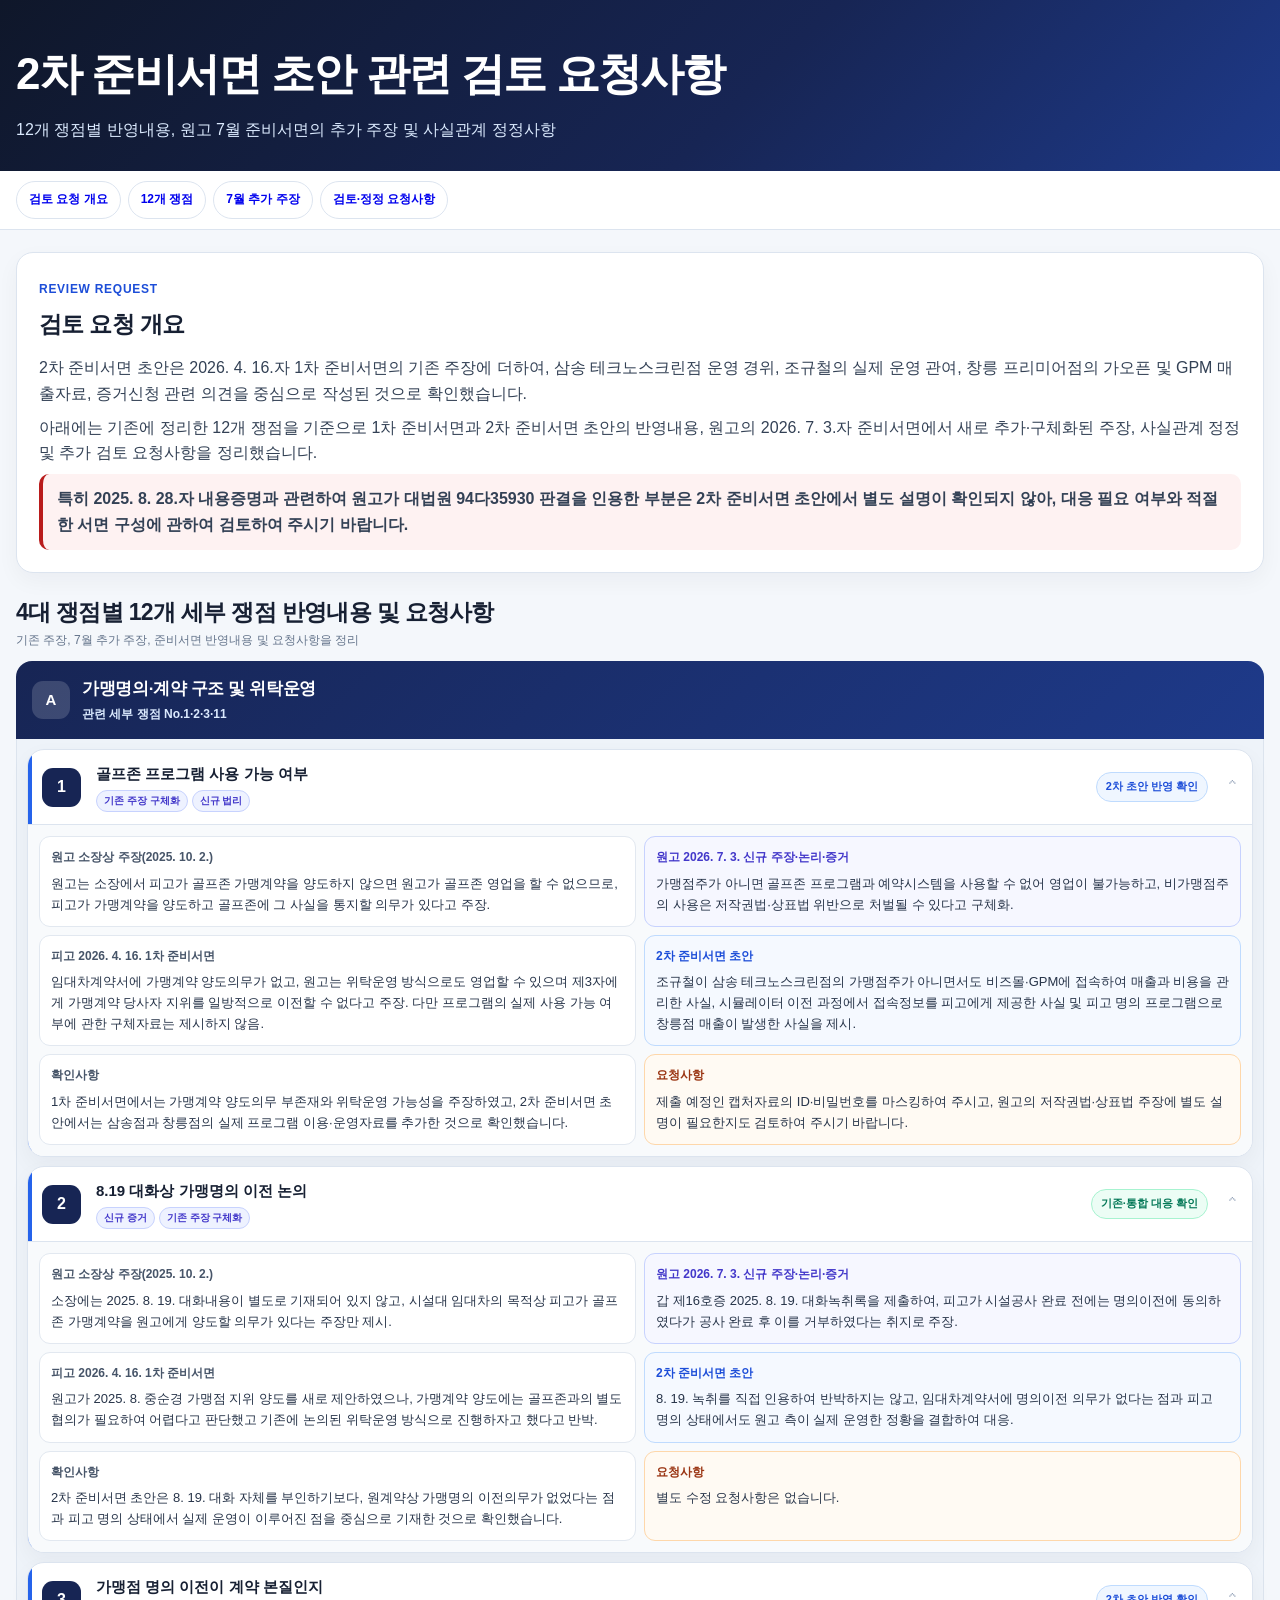
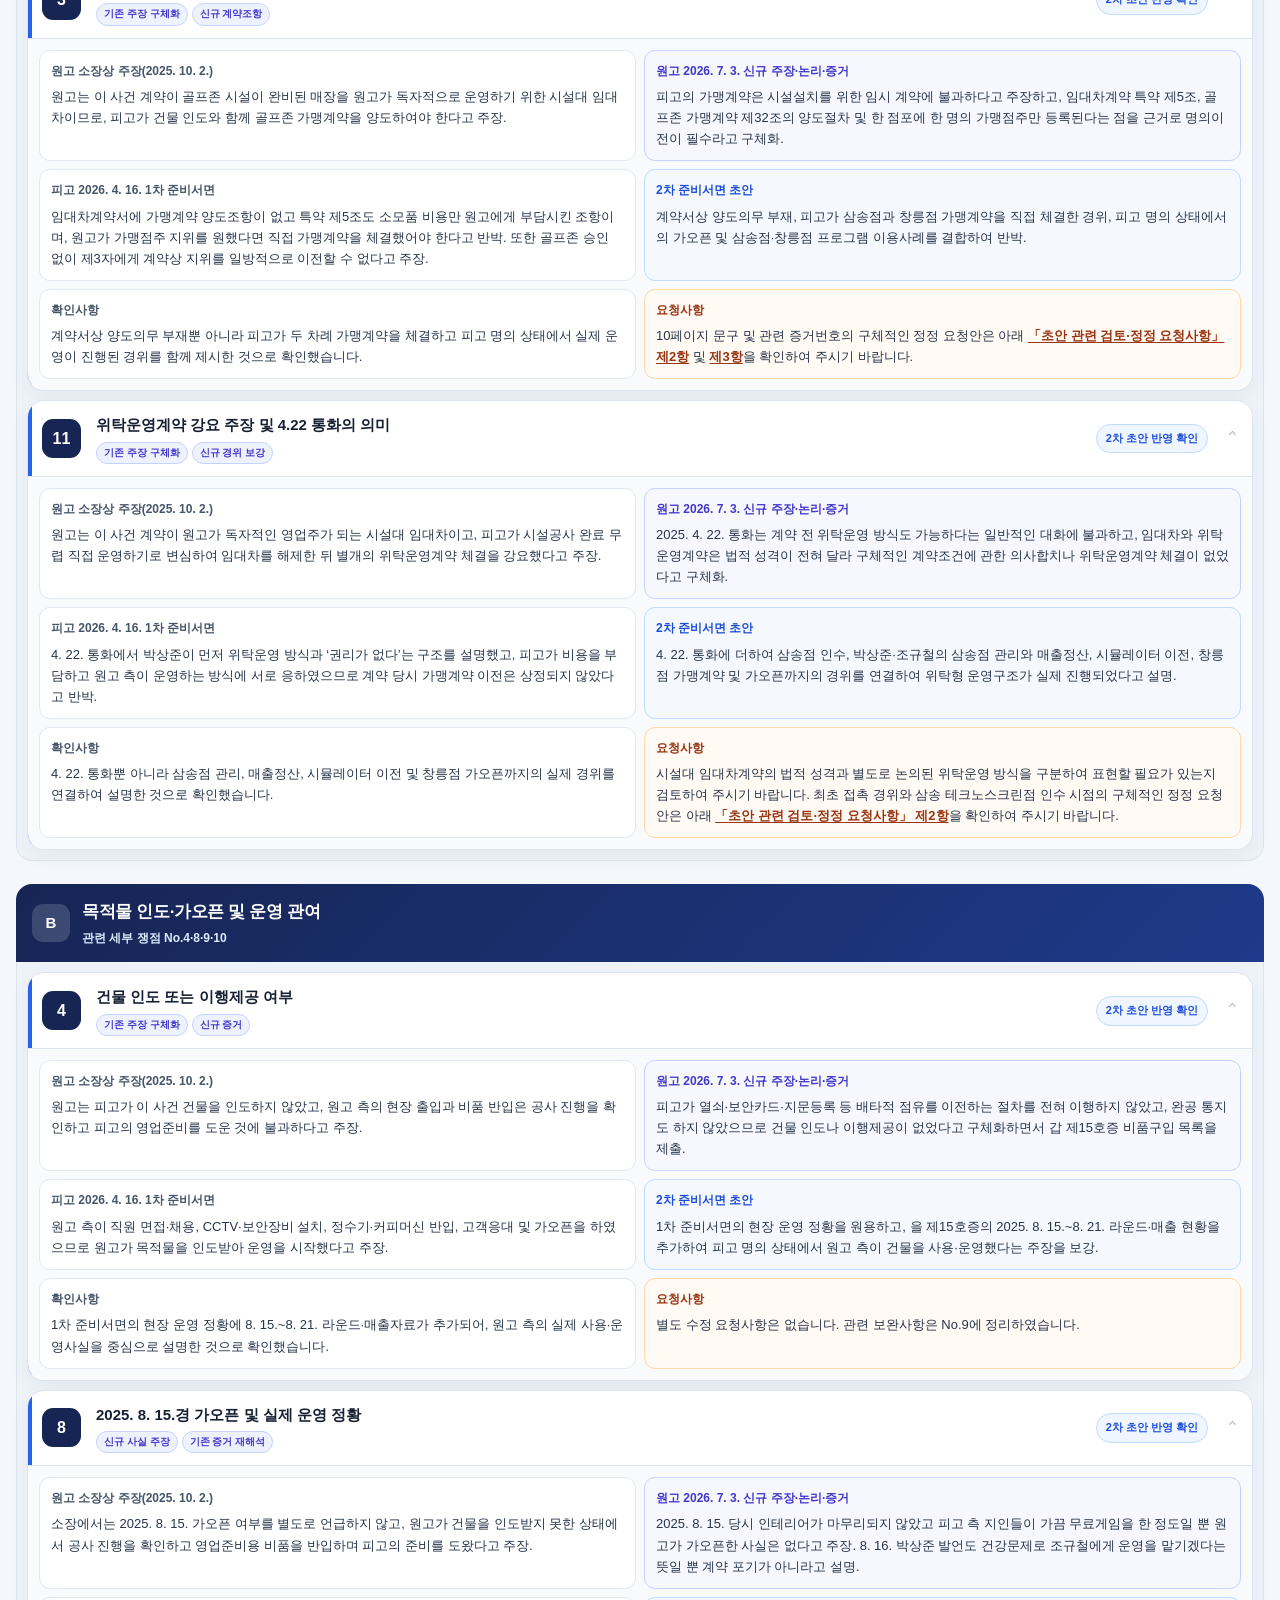
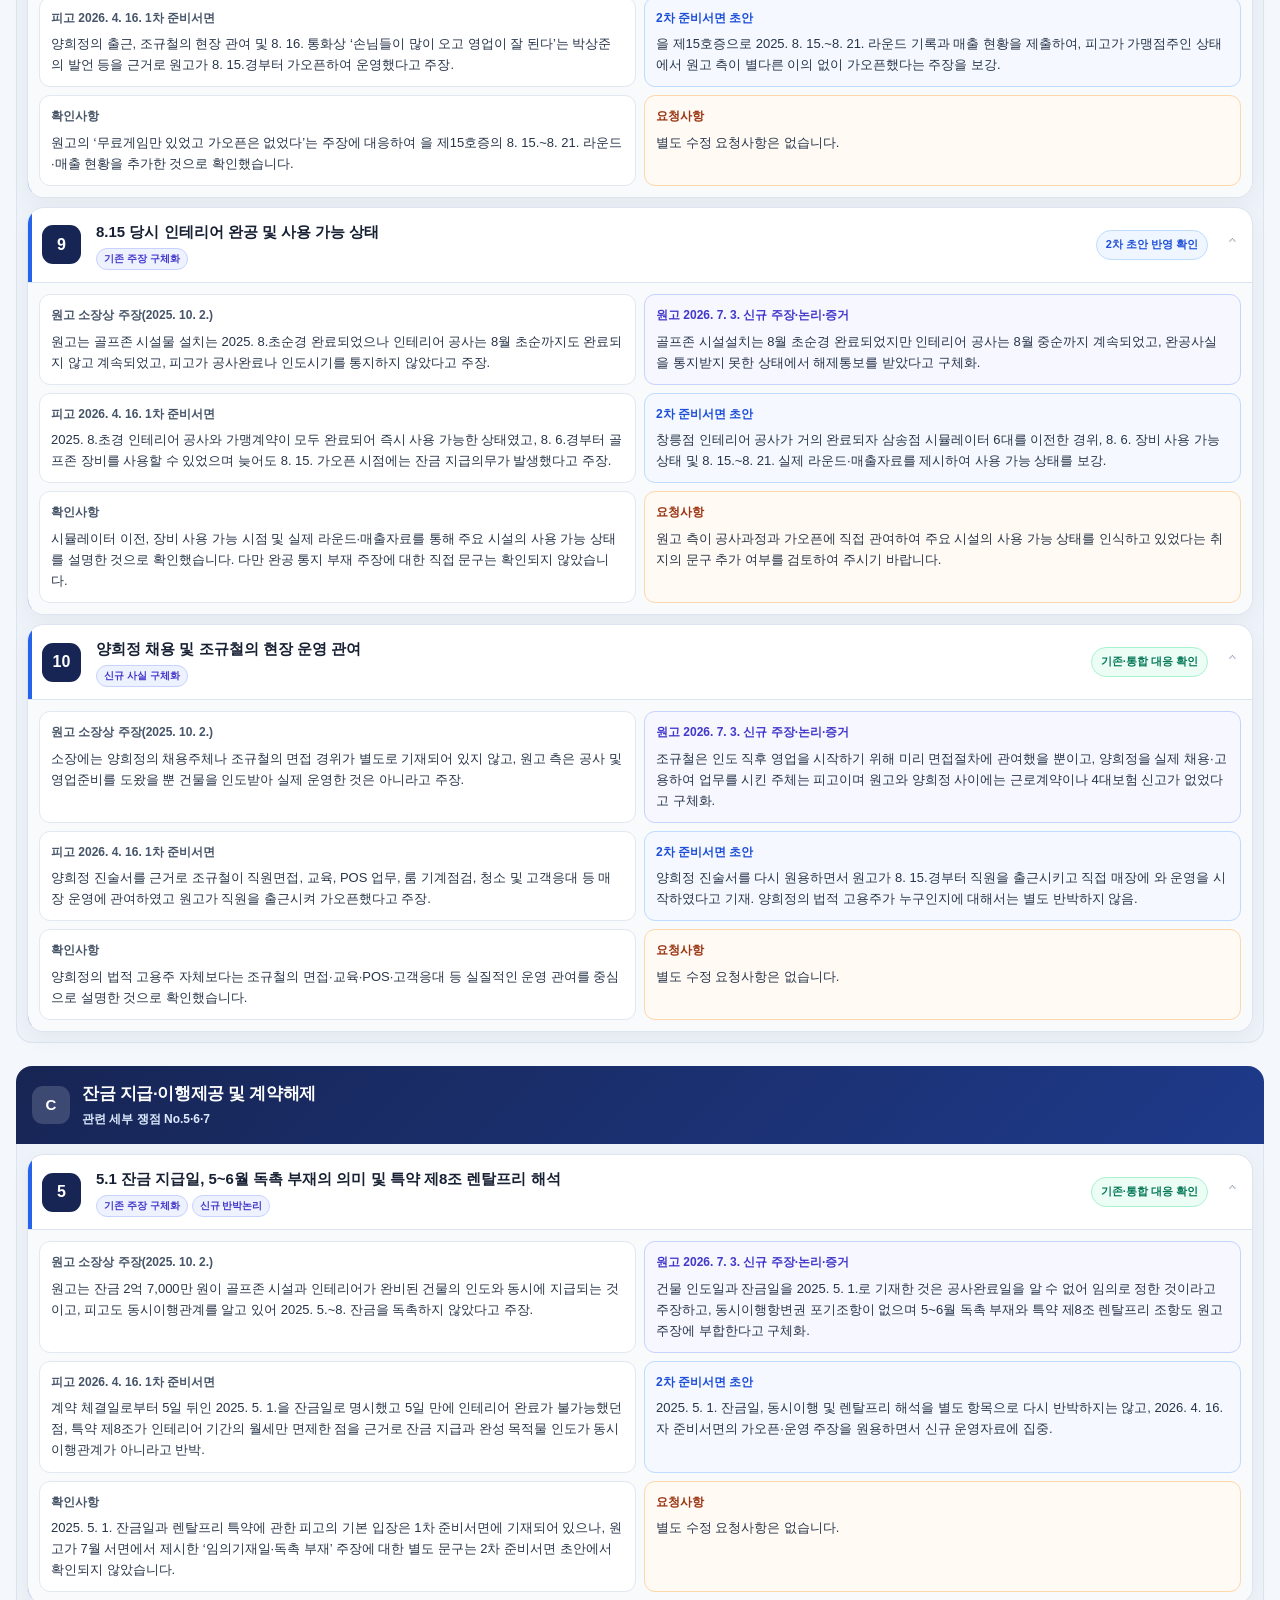
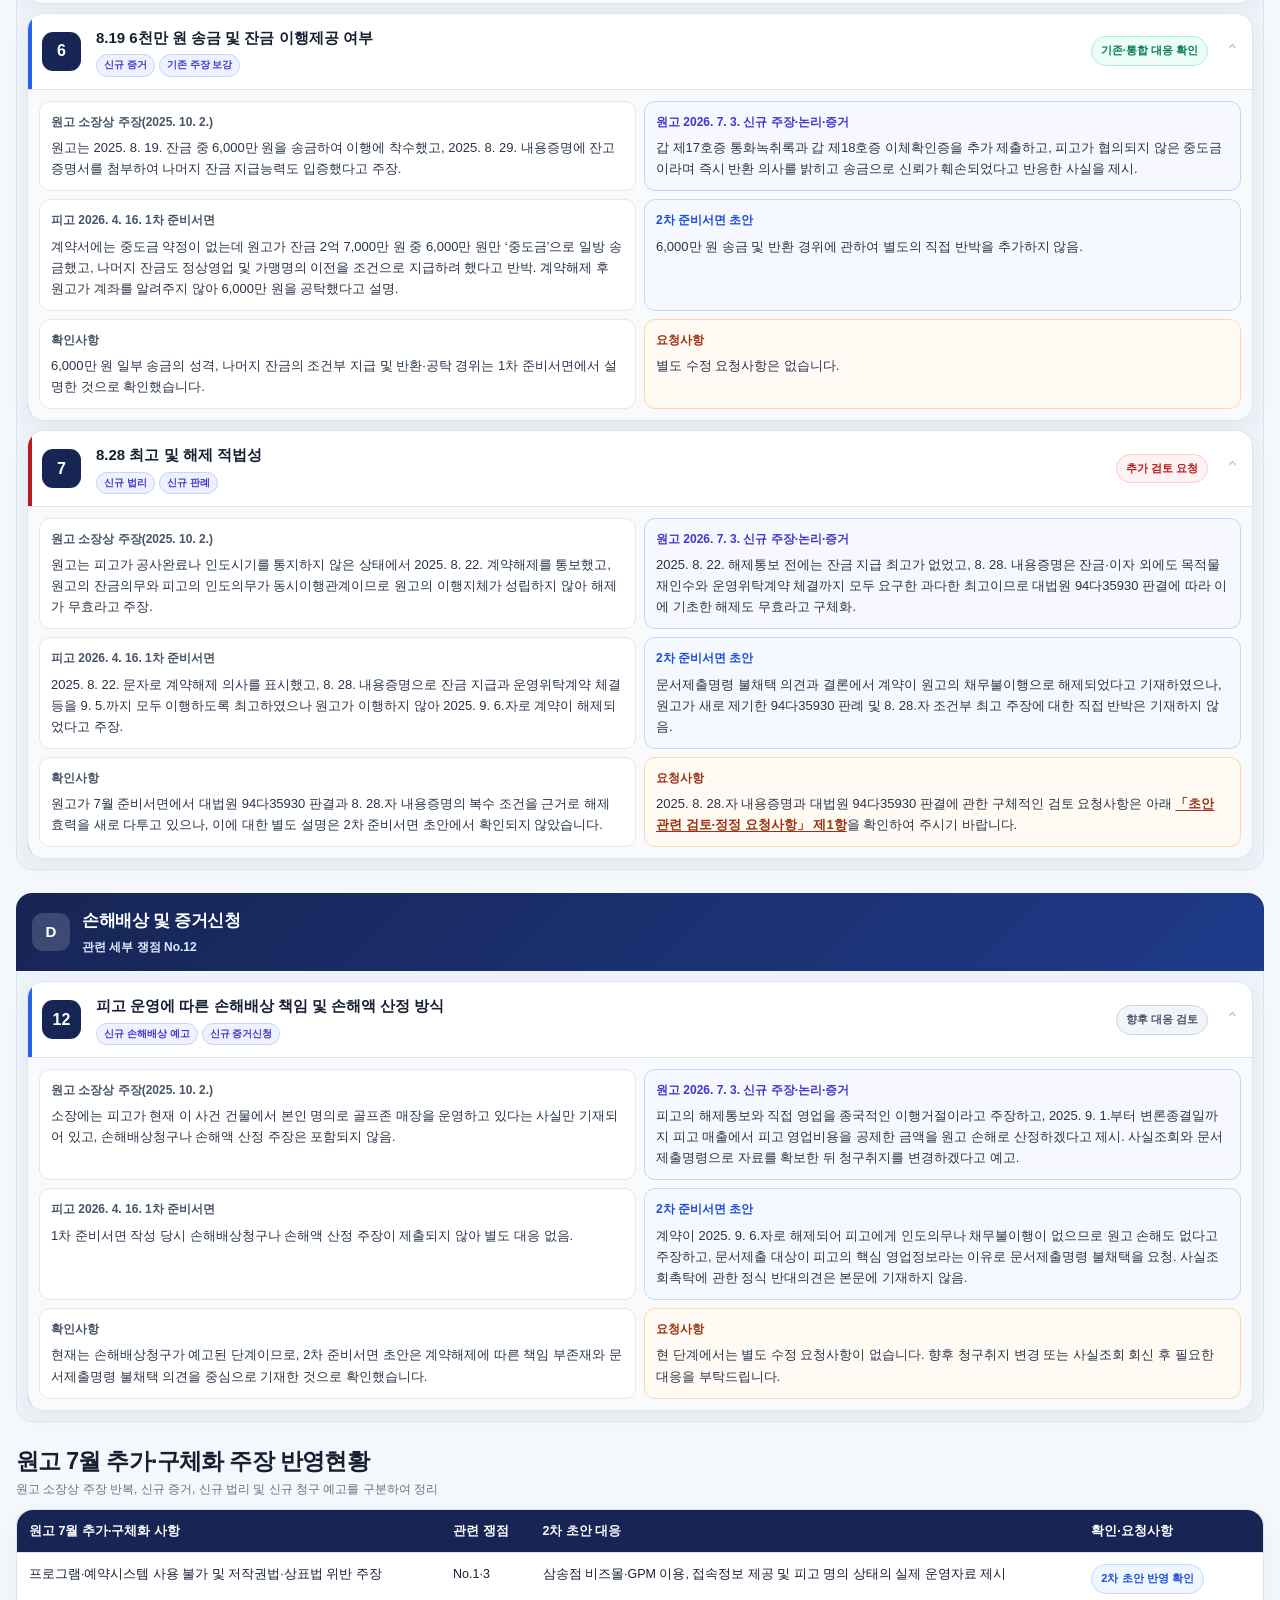
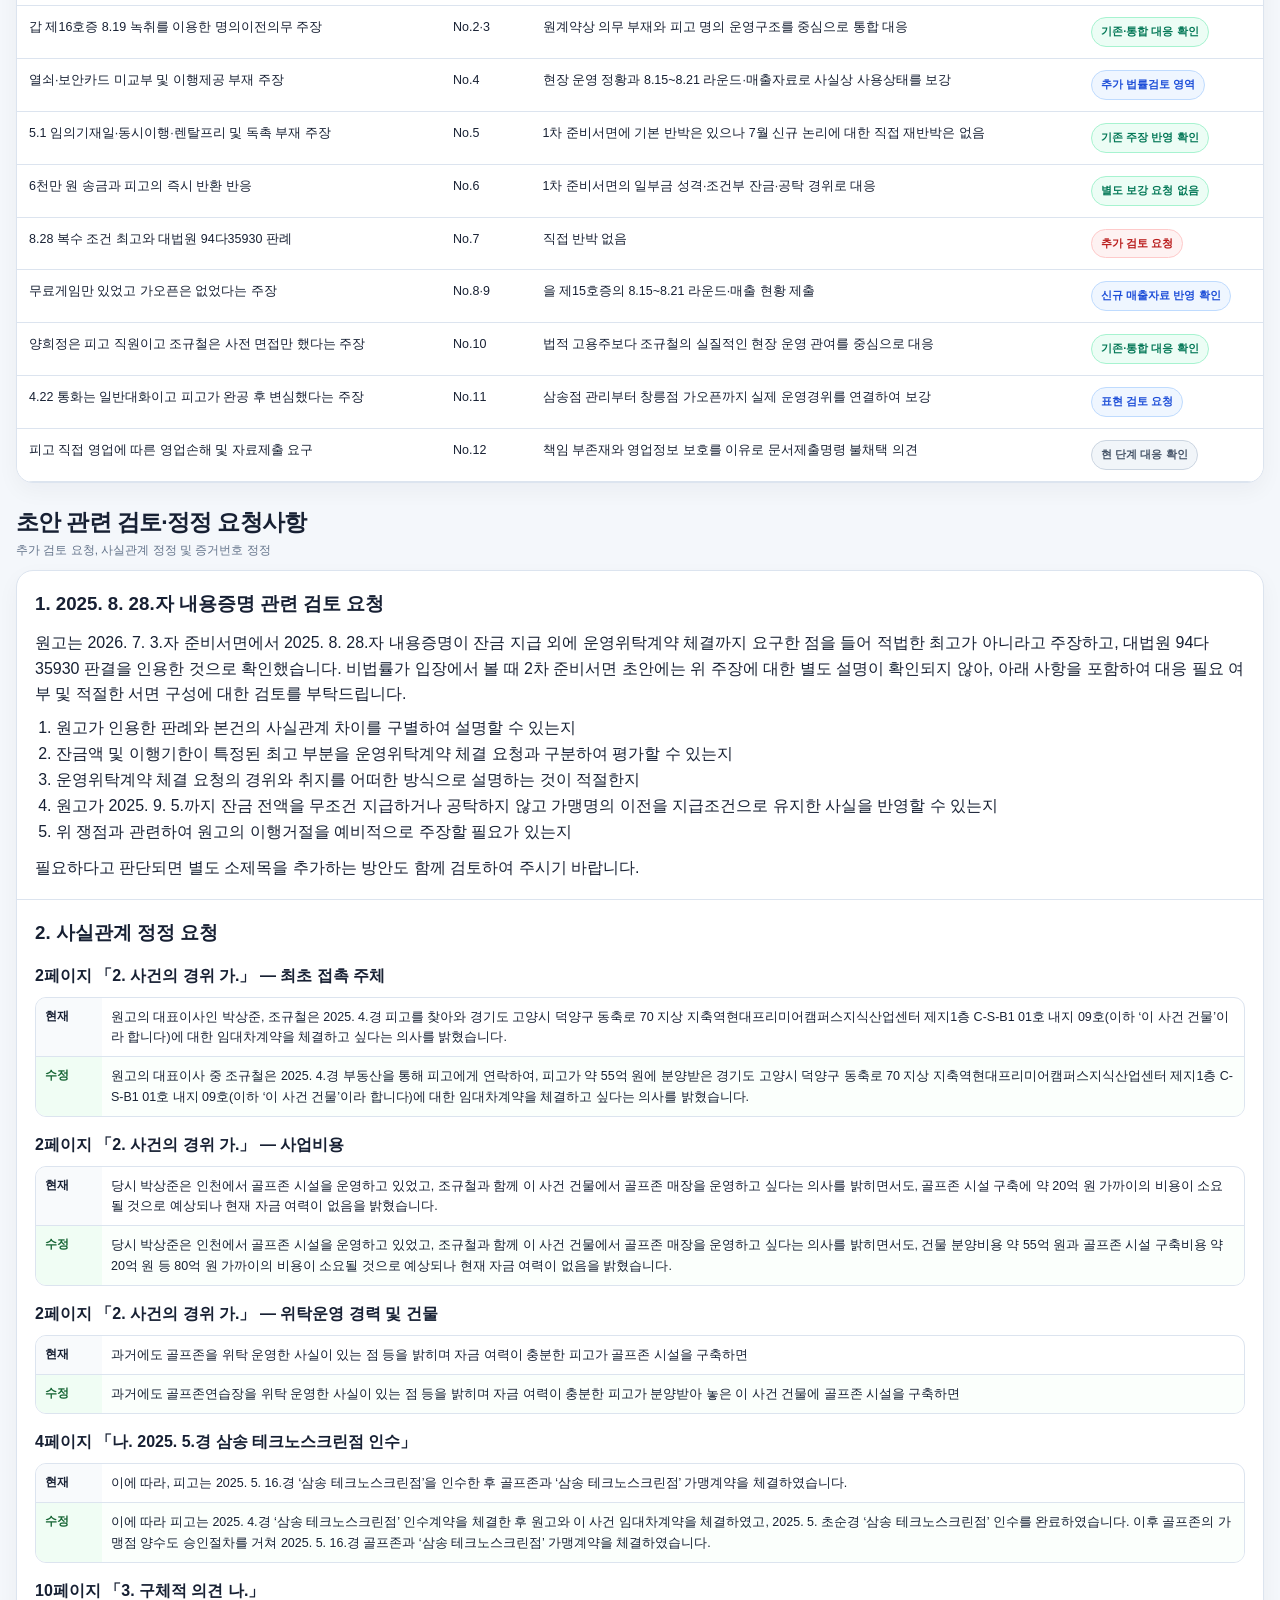
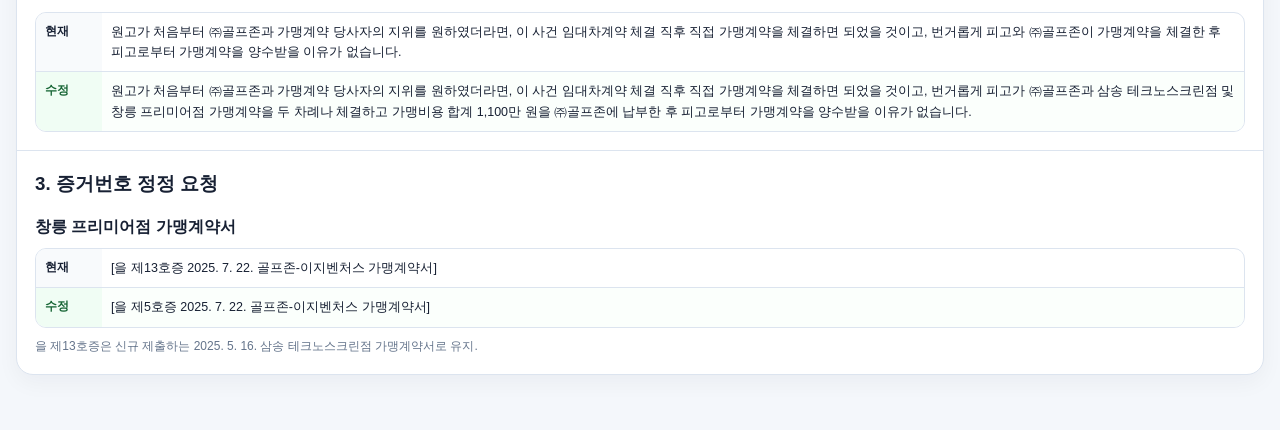
<file: 01/data2/260726 초안검토결과_백송전달용.html>
<!DOCTYPE html>

<html lang="ko"><head><meta charset="utf-8"/><meta content="width=device-width,initial-scale=1" name="viewport"/><title>2차 준비서면 초안 관련 검토 요청사항 | 골프존 소송</title><style>
:root{--ink:#172033;--muted:#64748b;--line:#dce4ef;--bg:#f4f7fb;--navy:#172554;--blue:#1d4ed8;--green:#047857;--amber:#b45309;--red:#b91c1c}*{box-sizing:border-box}html{scroll-behavior:smooth}body{margin:0;font-family:-apple-system,BlinkMacSystemFont,"Apple SD Gothic Neo","Malgun Gothic","Segoe UI",sans-serif;color:var(--ink);background:var(--bg);line-height:1.62}.wrap{width:min(1500px,calc(100% - 32px));margin:auto}.hero{padding:34px 0 28px;background:linear-gradient(135deg,#0f172a,#172554 58%,#1e3a8a);color:#fff}.kicker{margin:0;color:#bfdbfe;font-size:13px;font-weight:900;letter-spacing:.08em}h1{margin:4px 0 0;font-size:clamp(28px,4vw,44px);letter-spacing:-.04em}.sub{margin:8px 0 0;color:#dbeafe}.date{font-size:12px;color:#bfdbfe;margin-top:12px}nav{position:sticky;top:0;z-index:20;background:#ffffffee;border-bottom:1px solid var(--line);backdrop-filter:blur(10px)}nav .wrap{display:flex;gap:7px;overflow:auto;padding:10px 0}nav a{text-decoration:none;white-space:nowrap;border:1px solid var(--line);background:#fff;padding:8px 12px;border-radius:999px;font-size:12px;font-weight:900}main{padding:22px 0 55px}.card,.issue,.requestBox{background:#fff;border:1px solid var(--line);border-radius:17px;box-shadow:0 8px 22px #0f172a0b}.summary{display:grid;grid-template-columns:1fr;gap:15px}.overview{padding:22px}.eyebrow{font-size:12px;font-weight:900;color:var(--blue);letter-spacing:.06em}h2{margin:5px 0 12px;font-size:23px;letter-spacing:-.03em}.overview p{margin:0;color:#334155}.overview p+p{margin-top:8px}.alert{margin-top:14px;padding:12px 14px;border-left:4px solid var(--red);background:#fef2f2;color:#7f1d1d;border-radius:10px;font-weight:800}.metrics{padding:14px;display:grid;grid-template-columns:repeat(2,1fr);gap:9px}.metric{padding:14px;border:1px solid var(--line);border-radius:13px;background:#fbfdff}.metric b{display:block;font-size:27px;line-height:1}.metric span{font-size:12px;color:var(--muted);font-weight:800}.section{margin-top:21px;scroll-margin-top:72px}.head{display:flex;justify-content:space-between;gap:10px;align-items:flex-end;margin-bottom:10px}.head h2{margin:0}.head p{margin:0;font-size:12px;color:var(--muted)}.toolbar{padding:12px;display:flex;gap:8px;flex-wrap:wrap;align-items:center;margin-bottom:10px}.search{flex:1;min-width:220px;padding:10px 12px;border:1px solid var(--line);border-radius:10px;font:inherit}button{border:1px solid var(--line);background:#fff;border-radius:9px;padding:8px 10px;font-size:12px;font-weight:900;cursor:pointer}button.on{background:var(--navy);color:#fff;border-color:var(--navy)}.issues{display:grid;gap:8px}.issue{overflow:hidden}.issue[hidden]{display:none}summary{list-style:none;display:grid;grid-template-columns:44px minmax(0,1fr) auto 20px;gap:10px;align-items:center;padding:12px 14px;cursor:pointer}summary::-webkit-details-marker{display:none}summary:hover{background:#f8fafc}.no{width:39px;height:39px;border-radius:11px;background:var(--navy);color:#fff;display:grid;place-items:center;font-weight:900}.title b{display:block;font-size:15px}.title small{display:flex;gap:4px;flex-wrap:wrap;margin-top:4px}.tag{font-size:10px;font-weight:900;padding:2px 7px;border-radius:999px;background:#eef2ff;color:#4338ca;border:1px solid #c7d2fe}.status{display:inline-flex;align-items:center;justify-content:center;white-space:nowrap;border-radius:999px;padding:5px 9px;font-size:11px;font-weight:900;border:1px solid}.st-green{background:#ecfdf5;color:var(--green);border-color:#a7f3d0}.st-blue{background:#eff6ff;color:var(--blue);border-color:#bfdbfe}.st-amber{background:#fffbeb;color:var(--amber);border-color:#fde68a}.st-gray{background:#f1f5f9;color:#475569;border-color:#cbd5e1}.st-red{background:#fef2f2;color:var(--red);border-color:#fecaca}.chev{font-size:20px;color:#94a3b8;transition:.2s}details[open] .chev{transform:rotate(180deg)}details[open]{box-shadow:inset 4px 0 #2563eb}.issue[data-status="required"] details[open]{box-shadow:inset 4px 0 var(--red)}.body{padding:11px;border-top:1px solid var(--line);background:#f8fafc;display:grid;grid-template-columns:repeat(2,minmax(0,1fr));gap:8px}.body section{padding:11px;border:1px solid #e2e8f0;border-radius:11px;background:#fff}.body h4{margin:0 0 5px;font-size:12px;color:#475569}.body p{margin:0;font-size:13px;color:#273449}.body .july{background:#f6f7ff;border-color:#c7d2fe}.body .july h4{color:#4338ca}.body .second{background:#f5f9ff;border-color:#bfdbfe}.body .second h4{color:var(--blue)}.body .request{background:#fffaf3;border-color:#fed7aa}.body .request h4{color:#9a3412}.tableWrap{overflow:auto}table{width:100%;border-collapse:collapse;min-width:880px;background:#fff}th,td{padding:11px 12px;text-align:left;vertical-align:top;border-bottom:1px solid var(--line);font-size:12.5px}th{background:var(--navy);color:#fff;position:sticky;top:0}.grid2{display:grid;grid-template-columns:repeat(2,minmax(0,1fr));gap:12px}.list{padding:17px}.list h3{margin:0 0 9px}.list ul,.list ol{margin:0;padding-left:20px}.list li+li{margin-top:6px}.required{padding:20px;border:1px solid #fecaca;background:linear-gradient(#fff,#fff7f7);border-radius:17px}.required h3{margin:0 0 8px;color:#991b1b}.required p{margin:0}.required ol{margin:12px 0 0;padding-left:21px}.requestBox{overflow:hidden}.requestBlock{padding:18px;border-bottom:1px solid var(--line)}.requestBlock:last-child{border-bottom:0}.requestBlock h3{margin:0 0 10px}.requestBlock h4{margin:15px 0 6px}.requestBlock p{margin:0}.requestBlock ol{margin:8px 0 0;padding-left:21px}.replace{margin-top:8px;border:1px solid var(--line);border-radius:11px;overflow:hidden}.rrow{display:grid;grid-template-columns:66px minmax(0,1fr)}.rrow+.rrow{border-top:1px solid var(--line)}.rlab{padding:9px;font-size:12px;font-weight:900;background:#f8fafc}.rtext{padding:9px;font-size:12.5px;white-space:pre-wrap}.after .rlab{background:#f0fdf4;color:#166534}.after .rtext{background:#fbfffc}footer{text-align:center;color:var(--muted);font-size:12px;margin-top:22px}@media(max-width:900px){.summary,.grid2{grid-template-columns:1fr}.body{grid-template-columns:1fr}}@media(max-width:640px){.wrap{width:calc(100% - 20px)}.hero{padding:25px 0 20px}h1{font-size:28px}summary{grid-template-columns:40px minmax(0,1fr) 18px;padding:10px;gap:8px}summary>.status{grid-column:2;justify-self:start}.chev{grid-column:3;grid-row:1/span 2}.metrics{grid-template-columns:repeat(2,1fr)}.rrow{grid-template-columns:56px minmax(0,1fr)}}@media print{nav,.toolbar{display:none!important}body{background:#fff}.card,.issue,.requestBox{box-shadow:none}details>.body{display:grid!important}.chev{display:none}}


.issueGroup{margin-top:15px}
.issueGroup:first-child{margin-top:0}
.issueGroup[hidden]{display:none}
.groupHead{
  display:flex;align-items:center;gap:12px;padding:14px 16px;
  color:#fff;background:linear-gradient(135deg,#172554 0%,#1e3a8a 100%);
  border-radius:16px 16px 0 0
}
.groupNo{
  flex:0 0 auto;width:38px;height:38px;display:grid;place-items:center;
  border-radius:11px;background:rgba(255,255,255,.16);font-weight:900;font-size:15px
}
.groupHead h3{margin:0;font-size:17px;letter-spacing:-.02em}
.groupHead p{margin:3px 0 0;color:#dbeafe;font-size:12px;font-weight:700}
.groupIssues{
  display:grid;gap:9px;padding:10px;background:#eef3f9;
  border:1px solid #dce4ee;border-top:0;border-radius:0 0 16px 16px
}
button.priorityFilter{
  border-color:#fca5a5!important;background:#fff1f2!important;
  color:#b91c1c!important;box-shadow:0 0 0 2px rgba(185,28,28,.06)
}
button.priorityFilter.on{
  border-color:#b91c1c!important;background:#b91c1c!important;
  color:#fff!important;box-shadow:0 0 0 3px rgba(185,28,28,.16)
}
@media(max-width:640px){
  .groupHead{padding:12px}
  .groupHead h3{font-size:15px}
  .groupNo{width:34px;height:34px}
  .groupIssues{padding:7px}
}


/* 모바일: 원고 7월 신규 주장 대응현황을 카드형으로 표시 */
@media(max-width:640px){
  #july .tableWrap{
    overflow:visible;
    border-radius:0;
    background:transparent;
  }
  #july table{
    min-width:0;
    width:100%;
    border-collapse:separate;
    border-spacing:0;
    background:transparent;
  }
  #july thead{
    display:none;
  }
  #july tbody{
    display:grid;
    gap:10px;
  }
  #july tr{
    display:block;
    background:#fff;
    border:1px solid var(--line);
    border-radius:14px;
    padding:12px;
    box-shadow:0 5px 14px rgba(15,23,42,.04);
  }
  #july td{
    display:grid;
    grid-template-columns:92px minmax(0,1fr);
    gap:8px;
    align-items:start;
    border:0;
    padding:7px 0;
    font-size:12.5px;
  }
  #july td + td{
    border-top:1px solid #eef2f7;
  }
  #july td::before{
    content:attr(data-label);
    color:#64748b;
    font-size:11px;
    font-weight:900;
    line-height:1.45;
  }
  #july td:first-child{
    display:block;
    padding-top:0;
    font-size:14px;
    font-weight:800;
    color:#172033;
  }
  #july td:first-child::before{
    display:block;
    margin-bottom:5px;
    color:#4338ca;
    font-size:10px;
    letter-spacing:.04em;
  }
  #july td:last-child{
    padding-bottom:0;
  }
  #july td .status{
    justify-self:start;
    white-space:normal;
    text-align:left;
  }
}


/* 모바일·태블릿: 소장 주장 → 피고 1차 → 원고 7월 → 2차 초안 순서 */
@media(max-width:900px){
  #issues .body .complaint{order:1}
  #issues .body .first-brief{order:2}
  #issues .body .july{order:3}
  #issues .body .second{order:4}
  #issues .body .assess{order:5}
  #issues .body .request{order:6}
}


#issues .request a{
  color:#9a3412;
  font-weight:800;
  text-decoration:underline;
  text-underline-offset:2px;
}
#issues .request a:hover{color:#7c2d12}
</style></head><body><header class="hero"><div class="wrap"><h1>2차 준비서면 초안 관련 검토 요청사항</h1><p class="sub">12개 쟁점별 반영내용, 원고 7월 준비서면의 추가 주장 및 사실관계 정정사항</p></div></header><nav><div class="wrap"><a href="#summary">검토 요청 개요</a><a href="#issues">12개 쟁점</a><a href="#july">7월 추가 주장</a><a href="#request">검토·정정 요청사항</a></div></nav><main><div class="wrap"><section class="summary" id="summary"><div class="card overview"><span class="eyebrow">REVIEW REQUEST</span><h2>검토 요청 개요</h2><p>2차 준비서면 초안은 2026. 4. 16.자 1차 준비서면의 기존 주장에 더하여, 삼송 테크노스크린점 운영 경위, 조규철의 실제 운영 관여, 창릉 프리미어점의 가오픈 및 GPM 매출자료, 증거신청 관련 의견을 중심으로 작성된 것으로 확인했습니다.</p><p>아래에는 기존에 정리한 12개 쟁점을 기준으로 1차 준비서면과 2차 준비서면 초안의 반영내용, 원고의 2026. 7. 3.자 준비서면에서 새로 추가·구체화된 주장, 사실관계 정정 및 추가 검토 요청사항을 정리했습니다.</p><p class="alert">특히 2025. 8. 28.자 내용증명과 관련하여 원고가 대법원 94다35930 판결을 인용한 부분은 2차 준비서면 초안에서 별도 설명이 확인되지 않아, 대응 필요 여부와 적절한 서면 구성에 관하여 검토하여 주시기 바랍니다.</p></div></section><section class="section" id="issues"><div class="head"><div><h2>4대 쟁점별 12개 세부 쟁점 반영내용 및 요청사항</h2><p>기존 주장, 7월 추가 주장, 준비서면 반영내용 및 요청사항을 정리</p></div></div><div class="issues"><div class="issueGroup" data-group="A"><div class="groupHead"><span class="groupNo">A</span><div><h3>가맹명의·계약 구조 및 위탁운영</h3><p>관련 세부 쟁점 No.1·2·3·11</p></div></div><div class="groupIssues"><article class="issue" data-search="골프존 프로그램 사용 가능 여부 가맹명의를 이전받지 않으면 골프존 프로그램을 사용할 수 없어 영업이 불가능하다고 주장. 피고 명의로 발생한 일부 사용·매출은 원고의 영업이 아니라고 구체화. 위탁운영 방식으로도 영업이 가능하고, 가맹계약 양도 없이 운영하는 구조였다고 반박. 조규철이 삼송점에서 가맹점주가 아니면서도 비즈몰·gpm을 이용하여 매출·비용을 관리하고 피고에게 접속정보를 전달한 사실, 창릉점에서 피고 명의 프로그램으로 실제 매출이 발생한 사실을 제시. 프로그램 사용이 실제로 불가능했다는 원고의 단정에 가장 직접적으로 대응함. 별도 보강 요청 없음. 제출 캡처에 노출된 id·비밀번호는 마스킹 필요." data-status="enhanced"><details open=""><summary><span class="no">1</span><span class="title"><b>골프존 프로그램 사용 가능 여부</b><small><span class="tag">기존 주장 구체화</span><span class="tag">신규 법리</span></small></span><span class="status st-blue">2차 초안 반영 확인</span><span class="chev">⌄</span></summary><div class="body"><section class="complaint"><h4>원고 소장상 주장(2025. 10. 2.)</h4><p>원고는 소장에서 피고가 골프존 가맹계약을 양도하지 않으면 원고가 골프존 영업을 할 수 없으므로, 피고가 가맹계약을 양도하고 골프존에 그 사실을 통지할 의무가 있다고 주장.</p></section><section class="july"><h4>원고 2026. 7. 3. 신규 주장·논리·증거</h4><p>가맹점주가 아니면 골프존 프로그램과 예약시스템을 사용할 수 없어 영업이 불가능하고, 비가맹점주의 사용은 저작권법·상표법 위반으로 처벌될 수 있다고 구체화.</p></section><section class="first-brief"><h4>피고 2026. 4. 16. 1차 준비서면</h4><p>임대차계약서에 가맹계약 양도의무가 없고, 원고는 위탁운영 방식으로도 영업할 수 있으며 제3자에게 가맹계약 당사자 지위를 일방적으로 이전할 수 없다고 주장. 다만 프로그램의 실제 사용 가능 여부에 관한 구체자료는 제시하지 않음.</p></section><section class="second"><h4>2차 준비서면 초안</h4><p>조규철이 삼송 테크노스크린점의 가맹점주가 아니면서도 비즈몰·GPM에 접속하여 매출과 비용을 관리한 사실, 시뮬레이터 이전 과정에서 접속정보를 피고에게 제공한 사실 및 피고 명의 프로그램으로 창릉점 매출이 발생한 사실을 제시.</p></section><section class="assess"><h4>확인사항</h4><p>1차 준비서면에서는 가맹계약 양도의무 부존재와 위탁운영 가능성을 주장하였고, 2차 준비서면 초안에서는 삼송점과 창릉점의 실제 프로그램 이용·운영자료를 추가한 것으로 확인했습니다.</p></section><section class="request"><h4>요청사항</h4><p>제출 예정인 캡처자료의 ID·비밀번호를 마스킹하여 주시고, 원고의 저작권법·상표법 주장에 별도 설명이 필요한지도 검토하여 주시기 바랍니다.</p></section></div></details></article><article class="issue" data-search="8.19 대화상 가맹명의 이전 논의 가맹명의 이전은 영업을 위한 필수 의무라고 주장. 갑 제16호증 8.19 녹취를 제출하여 피고가 계약 후 명의이전에 동의했으나 이후 거부했다고 주장. 명의이전은 원계약 체결 후 원고가 새로 제안한 사항이고, 계약서에 없으며 골프존과 협의가 필요한 사항이라고 반박. 명의이전 의무가 계약서에 없다는 점과 피고 명의 상태에서도 실제 운영이 이루어진 사실을 강조. 2차 초안은 명의이전이 어느 시점에도 논의되지 않았다는 취지가 아니라 원계약상 의무가 아니었다는 취지임. 8.15 가오픈 당시 별다른 이의가 없었다는 표현도 8.19 분쟁 이전 시점을 기준으로 한 것임. 별도 보강 요청 없음. 12개 쟁점 종합정리에서 기존·신규 주장 구분만 유지." data-status="sufficient"><details open=""><summary><span class="no">2</span><span class="title"><b>8.19 대화상 가맹명의 이전 논의</b><small><span class="tag">신규 증거</span><span class="tag">기존 주장 구체화</span></small></span><span class="status st-green">기존·통합 대응 확인</span><span class="chev">⌄</span></summary><div class="body"><section class="complaint"><h4>원고 소장상 주장(2025. 10. 2.)</h4><p>소장에는 2025. 8. 19. 대화내용이 별도로 기재되어 있지 않고, 시설대 임대차의 목적상 피고가 골프존 가맹계약을 원고에게 양도할 의무가 있다는 주장만 제시.</p></section><section class="july"><h4>원고 2026. 7. 3. 신규 주장·논리·증거</h4><p>갑 제16호증 2025. 8. 19. 대화녹취록을 제출하여, 피고가 시설공사 완료 전에는 명의이전에 동의하였다가 공사 완료 후 이를 거부하였다는 취지로 주장.</p></section><section class="first-brief"><h4>피고 2026. 4. 16. 1차 준비서면</h4><p>원고가 2025. 8. 중순경 가맹점 지위 양도를 새로 제안하였으나, 가맹계약 양도에는 골프존과의 별도 협의가 필요하여 어렵다고 판단했고 기존에 논의된 위탁운영 방식으로 진행하자고 했다고 반박.</p></section><section class="second"><h4>2차 준비서면 초안</h4><p>8. 19. 녹취를 직접 인용하여 반박하지는 않고, 임대차계약서에 명의이전 의무가 없다는 점과 피고 명의 상태에서도 원고 측이 실제 운영한 정황을 결합하여 대응.</p></section><section class="assess"><h4>확인사항</h4><p>2차 준비서면 초안은 8. 19. 대화 자체를 부인하기보다, 원계약상 가맹명의 이전의무가 없었다는 점과 피고 명의 상태에서 실제 운영이 이루어진 점을 중심으로 기재한 것으로 확인했습니다.</p></section><section class="request"><h4>요청사항</h4><p>별도 수정 요청사항은 없습니다.</p></section></div></details></article><article class="issue" data-search="가맹점 명의 이전이 계약 본질인지 시설대 임대차의 목적을 달성하려면 가맹명의 이전이 필수이고 피고가 가맹계약을 양도해야 한다고 주장. 임대차계약 특약과 골프존 가맹계약의 양도 조항 등을 근거로 명의이전이 계약의 본질이라는 논리를 구체화. 임대차계약서에 양도의무가 없고, 골프존 승인 없이는 일방적으로 이전할 수 없으며 위탁운영으로도 영업할 수 있다고 반박. 계약서상 양도조항 부재, 삼송점·창릉점에서의 피고 명의 운영사례, 원고가 피고 명의 상태에서 가오픈한 사실을 결합하여 반박. 계약문언과 실제 운영사례 양쪽에서 반박이 강화됨. 별도 보강 요청 없음. 10페이지 문구에는 피고가 가맹계약을 두 차례 체결하고 가맹비용 1,100만 원을 부담한 사실을 추가 요청." data-status="enhanced"><details open=""><summary><span class="no">3</span><span class="title"><b>가맹점 명의 이전이 계약 본질인지</b><small><span class="tag">기존 주장 구체화</span><span class="tag">신규 계약조항</span></small></span><span class="status st-blue">2차 초안 반영 확인</span><span class="chev">⌄</span></summary><div class="body"><section class="complaint"><h4>원고 소장상 주장(2025. 10. 2.)</h4><p>원고는 이 사건 계약이 골프존 시설이 완비된 매장을 원고가 독자적으로 운영하기 위한 시설대 임대차이므로, 피고가 건물 인도와 함께 골프존 가맹계약을 양도하여야 한다고 주장.</p></section><section class="july"><h4>원고 2026. 7. 3. 신규 주장·논리·증거</h4><p>피고의 가맹계약은 시설설치를 위한 임시 계약에 불과하다고 주장하고, 임대차계약 특약 제5조, 골프존 가맹계약 제32조의 양도절차 및 한 점포에 한 명의 가맹점주만 등록된다는 점을 근거로 명의이전이 필수라고 구체화.</p></section><section class="first-brief"><h4>피고 2026. 4. 16. 1차 준비서면</h4><p>임대차계약서에 가맹계약 양도조항이 없고 특약 제5조도 소모품 비용만 원고에게 부담시킨 조항이며, 원고가 가맹점주 지위를 원했다면 직접 가맹계약을 체결했어야 한다고 반박. 또한 골프존 승인 없이 제3자에게 계약상 지위를 일방적으로 이전할 수 없다고 주장.</p></section><section class="second"><h4>2차 준비서면 초안</h4><p>계약서상 양도의무 부재, 피고가 삼송점과 창릉점 가맹계약을 직접 체결한 경위, 피고 명의 상태에서의 가오픈 및 삼송점·창릉점 프로그램 이용사례를 결합하여 반박.</p></section><section class="assess"><h4>확인사항</h4><p>계약서상 양도의무 부재뿐 아니라 피고가 두 차례 가맹계약을 체결하고 피고 명의 상태에서 실제 운영이 진행된 경위를 함께 제시한 것으로 확인했습니다.</p></section><section class="request"><h4>요청사항</h4><p>10페이지 문구 및 관련 증거번호의 구체적인 정정 요청안은 아래 <a href="#request-facts">「초안 관련 검토·정정 요청사항」 제2항</a> 및 <a href="#request-evidence">제3항</a>을 확인하여 주시기 바랍니다.</p></section></div></details></article><article class="issue" data-search="위탁운영계약 강요 주장 및 4.22 통화의 의미 4.22 통화는 일반적인 사전 대화일 뿐 위탁운영 합의가 아니며 피고가 공사 완료 후 변심해 위탁계약을 강요했다고 주장. 임대차와 위탁운영계약은 법적 성격이 전혀 다르고 구체적인 의사합치가 없었다는 점을 상세화. 4.22 통화에서 박상준이 위탁운영 가능성과 권리가 없다는 구조를 먼저 제시했고 피고가 시설비를 부담하고 원고 측이 운영하는 구조가 논의됐다고 반박. 4.22 통화 외에 삼송점 인수, 박상준·조규철의 삼송점 실제 관리, 매출 일부 지급, 창릉점 이전·가오픈까지 연결하여 위탁형 운영구조가 실제 진행됐음을 구체화. 단순 통화 해석을 넘어 계약 후 실제 이행과정을 제시하여 피고의 변심·갑작스러운 강요라는 주장을 강화 반박. 사건 경위 부분의 사실관계와 삼송점 인수시점만 정확히 정정." data-status="enhanced"><details open=""><summary><span class="no">11</span><span class="title"><b>위탁운영계약 강요 주장 및 4.22 통화의 의미</b><small><span class="tag">기존 주장 구체화</span><span class="tag">신규 경위 보강</span></small></span><span class="status st-blue">2차 초안 반영 확인</span><span class="chev">⌄</span></summary><div class="body"><section class="complaint"><h4>원고 소장상 주장(2025. 10. 2.)</h4><p>원고는 이 사건 계약이 원고가 독자적인 영업주가 되는 시설대 임대차이고, 피고가 시설공사 완료 무렵 직접 운영하기로 변심하여 임대차를 해제한 뒤 별개의 위탁운영계약 체결을 강요했다고 주장.</p></section><section class="july"><h4>원고 2026. 7. 3. 신규 주장·논리·증거</h4><p>2025. 4. 22. 통화는 계약 전 위탁운영 방식도 가능하다는 일반적인 대화에 불과하고, 임대차와 위탁운영계약은 법적 성격이 전혀 달라 구체적인 계약조건에 관한 의사합치나 위탁운영계약 체결이 없었다고 구체화.</p></section><section class="first-brief"><h4>피고 2026. 4. 16. 1차 준비서면</h4><p>4. 22. 통화에서 박상준이 먼저 위탁운영 방식과 ‘권리가 없다’는 구조를 설명했고, 피고가 비용을 부담하고 원고 측이 운영하는 방식에 서로 응하였으므로 계약 당시 가맹계약 이전은 상정되지 않았다고 반박.</p></section><section class="second"><h4>2차 준비서면 초안</h4><p>4. 22. 통화에 더하여 삼송점 인수, 박상준·조규철의 삼송점 관리와 매출정산, 시뮬레이터 이전, 창릉점 가맹계약 및 가오픈까지의 경위를 연결하여 위탁형 운영구조가 실제 진행되었다고 설명.</p></section><section class="assess"><h4>확인사항</h4><p>4. 22. 통화뿐 아니라 삼송점 관리, 매출정산, 시뮬레이터 이전 및 창릉점 가오픈까지의 실제 경위를 연결하여 설명한 것으로 확인했습니다.</p></section><section class="request"><h4>요청사항</h4><p>시설대 임대차계약의 법적 성격과 별도로 논의된 위탁운영 방식을 구분하여 표현할 필요가 있는지 검토하여 주시기 바랍니다. 최초 접촉 경위와 삼송 테크노스크린점 인수 시점의 구체적인 정정 요청안은 아래 <a href="#request-facts">「초안 관련 검토·정정 요청사항」 제2항</a>을 확인하여 주시기 바랍니다.</p></section></div></details></article></div></div><div class="issueGroup" data-group="B"><div class="groupHead"><span class="groupNo">B</span><div><h3>목적물 인도·가오픈 및 운영 관여</h3><p>관련 세부 쟁점 No.4·8·9·10</p></div></div><div class="groupIssues"><article class="issue" data-search="건물 인도 또는 이행제공 여부 피고가 목적물을 인도하거나 적법한 이행제공을 하지 않았고, 원고의 출입·비품 반입은 사전 준비에 불과하다고 주장. 열쇠·보안카드·지문권한 미교부, 독립점유 부재를 구체적으로 주장하고 비품목록을 제출. 원고 측의 직원 면접·채용, cctv·보안장비 및 비품 반입, 8.15 가오픈, 고객 방문과 현장운영을 근거로 실제 사용·운영이 시작됐다고 반박. 기존 가오픈 정황에 실제 라운드 130.5회와 매출 587,000원 자료를 추가하여 원고가 목적물을 사용·운영한 사실을 강화. 열쇠 미교부라는 약점을 별도로 부각하기보다 확보된 실제 사용·운영·매출 사실을 강하게 제시한 방향이 타당함. 열쇠·보안카드에 대한 별도 항목 추가는 요청하지 않음. 완공통지 주장에 대해서만 한 문장 보완 검토." data-status="enhanced"><details open=""><summary><span class="no">4</span><span class="title"><b>건물 인도 또는 이행제공 여부</b><small><span class="tag">기존 주장 구체화</span><span class="tag">신규 증거</span></small></span><span class="status st-blue">2차 초안 반영 확인</span><span class="chev">⌄</span></summary><div class="body"><section class="complaint"><h4>원고 소장상 주장(2025. 10. 2.)</h4><p>원고는 피고가 이 사건 건물을 인도하지 않았고, 원고 측의 현장 출입과 비품 반입은 공사 진행을 확인하고 피고의 영업준비를 도운 것에 불과하다고 주장.</p></section><section class="july"><h4>원고 2026. 7. 3. 신규 주장·논리·증거</h4><p>피고가 열쇠·보안카드·지문등록 등 배타적 점유를 이전하는 절차를 전혀 이행하지 않았고, 완공 통지도 하지 않았으므로 건물 인도나 이행제공이 없었다고 구체화하면서 갑 제15호증 비품구입 목록을 제출.</p></section><section class="first-brief"><h4>피고 2026. 4. 16. 1차 준비서면</h4><p>원고 측이 직원 면접·채용, CCTV·보안장비 설치, 정수기·커피머신 반입, 고객응대 및 가오픈을 하였으므로 원고가 목적물을 인도받아 운영을 시작했다고 주장.</p></section><section class="second"><h4>2차 준비서면 초안</h4><p>1차 준비서면의 현장 운영 정황을 원용하고, 을 제15호증의 2025. 8. 15.~8. 21. 라운드·매출 현황을 추가하여 피고 명의 상태에서 원고 측이 건물을 사용·운영했다는 주장을 보강.</p></section><section class="assess"><h4>확인사항</h4><p>1차 준비서면의 현장 운영 정황에 8. 15.~8. 21. 라운드·매출자료가 추가되어, 원고 측의 실제 사용·운영사실을 중심으로 설명한 것으로 확인했습니다.</p></section><section class="request"><h4>요청사항</h4><p>별도 수정 요청사항은 없습니다. 관련 보완사항은 No.9에 정리하였습니다.</p></section></div></details></article><article class="issue" data-search="2025. 8. 15.경 가오픈 및 실제 운영 정황 실제 가오픈은 없었고 피고 지인들이 무료게임을 한 정도라고 주장. 8.16 박상준 발언은 건강 문제로 조규철에게 운영을 맡기겠다는 의미일 뿐 계약 포기나 원고 운영 개시의 증거가 아니라고 반박. 직원 출근, 조규철의 현장 관여, 박상준의 손님 방문·영업상황 발언을 근거로 8.15부터 가오픈했다고 주장. gpm 8.15~21 라운드 130.5회와 매출 587,000원을 신규 제시하여 무료 지인게임만 있었다는 주장을 직접 반박. 이번 초안에서 가장 중요한 증거보강. 기존 인적·현장 정황과 객관적 매출자료가 결합됨. 현재와 같이 강하게 주장하는 방향 유지." data-status="enhanced"><details open=""><summary><span class="no">8</span><span class="title"><b>2025. 8. 15.경 가오픈 및 실제 운영 정황</b><small><span class="tag">신규 사실 주장</span><span class="tag">기존 증거 재해석</span></small></span><span class="status st-blue">2차 초안 반영 확인</span><span class="chev">⌄</span></summary><div class="body"><section class="complaint"><h4>원고 소장상 주장(2025. 10. 2.)</h4><p>소장에서는 2025. 8. 15. 가오픈 여부를 별도로 언급하지 않고, 원고가 건물을 인도받지 못한 상태에서 공사 진행을 확인하고 영업준비용 비품을 반입하며 피고의 준비를 도왔다고 주장.</p></section><section class="july"><h4>원고 2026. 7. 3. 신규 주장·논리·증거</h4><p>2025. 8. 15. 당시 인테리어가 마무리되지 않았고 피고 측 지인들이 가끔 무료게임을 한 정도일 뿐 원고가 가오픈한 사실은 없다고 주장. 8. 16. 박상준 발언도 건강문제로 조규철에게 운영을 맡기겠다는 뜻일 뿐 계약 포기가 아니라고 설명.</p></section><section class="first-brief"><h4>피고 2026. 4. 16. 1차 준비서면</h4><p>양희정의 출근, 조규철의 현장 관여 및 8. 16. 통화상 ‘손님들이 많이 오고 영업이 잘 된다’는 박상준의 발언 등을 근거로 원고가 8. 15.경부터 가오픈하여 운영했다고 주장.</p></section><section class="second"><h4>2차 준비서면 초안</h4><p>을 제15호증으로 2025. 8. 15.~8. 21. 라운드 기록과 매출 현황을 제출하여, 피고가 가맹점주인 상태에서 원고 측이 별다른 이의 없이 가오픈했다는 주장을 보강.</p></section><section class="assess"><h4>확인사항</h4><p>원고의 ‘무료게임만 있었고 가오픈은 없었다’는 주장에 대응하여 을 제15호증의 8. 15.~8. 21. 라운드·매출 현황을 추가한 것으로 확인했습니다.</p></section><section class="request"><h4>요청사항</h4><p>별도 수정 요청사항은 없습니다.</p></section></div></details></article><article class="issue" data-search="8.15 당시 인테리어 완공 및 사용 가능 상태 골프존 시설은 일부 설치됐지만 인테리어 공사가 계속됐고 완공 통지도 없어 임대목적대로 사용할 수 없었다고 주장. 남은 공사와 완공 통지 부재를 구체적으로 지적. 8월 초경 인테리어 공사를 마쳤고 8.6부터 골프존 장비 사용이 가능했다고 주장. 인테리어가 거의 완료된 후 장비를 이전했고 실제 라운드·매출이 발생한 사실로 사용 가능 상태를 보강. 핵심 시설의 사용 가능성은 객관적 매출자료로 강화됨. 다만 완공 사실을 통지받지 못했다는 주장에는 직접 문장이 없음. 원고 측이 공사과정·장비설치·가오픈에 직접 관여해 사용 가능 상태를 알고 있었다는 취지의 한 문장 추가 검토." data-status="enhanced"><details open=""><summary><span class="no">9</span><span class="title"><b>8.15 당시 인테리어 완공 및 사용 가능 상태</b><small><span class="tag">기존 주장 구체화</span></small></span><span class="status st-blue">2차 초안 반영 확인</span><span class="chev">⌄</span></summary><div class="body"><section class="complaint"><h4>원고 소장상 주장(2025. 10. 2.)</h4><p>원고는 골프존 시설물 설치는 2025. 8.초순경 완료되었으나 인테리어 공사는 8월 초순까지도 완료되지 않고 계속되었고, 피고가 공사완료나 인도시기를 통지하지 않았다고 주장.</p></section><section class="july"><h4>원고 2026. 7. 3. 신규 주장·논리·증거</h4><p>골프존 시설설치는 8월 초순경 완료되었지만 인테리어 공사는 8월 중순까지 계속되었고, 완공사실을 통지받지 못한 상태에서 해제통보를 받았다고 구체화.</p></section><section class="first-brief"><h4>피고 2026. 4. 16. 1차 준비서면</h4><p>2025. 8.초경 인테리어 공사와 가맹계약이 모두 완료되어 즉시 사용 가능한 상태였고, 8. 6.경부터 골프존 장비를 사용할 수 있었으며 늦어도 8. 15. 가오픈 시점에는 잔금 지급의무가 발생했다고 주장.</p></section><section class="second"><h4>2차 준비서면 초안</h4><p>창릉점 인테리어 공사가 거의 완료되자 삼송점 시뮬레이터 6대를 이전한 경위, 8. 6. 장비 사용 가능 상태 및 8. 15.~8. 21. 실제 라운드·매출자료를 제시하여 사용 가능 상태를 보강.</p></section><section class="assess"><h4>확인사항</h4><p>시뮬레이터 이전, 장비 사용 가능 시점 및 실제 라운드·매출자료를 통해 주요 시설의 사용 가능 상태를 설명한 것으로 확인했습니다. 다만 완공 통지 부재 주장에 대한 직접 문구는 확인되지 않았습니다.</p></section><section class="request"><h4>요청사항</h4><p>원고 측이 공사과정과 가오픈에 직접 관여하여 주요 시설의 사용 가능 상태를 인식하고 있었다는 취지의 문구 추가 여부를 검토하여 주시기 바랍니다.</p></section></div></details></article><article class="issue" data-search="양희정 채용 및 조규철의 현장 운영 관여 조규철은 인도 후 영업을 대비해 면접만 봤고 양희정의 실제 고용주와 업무주체는 피고라고 주장. 조규철의 면접 사실은 인정하되 법적 채용·고용관계가 피고라는 점을 강조. 양희정 진술서를 통해 조규철이 면접, 직원교육, pos, 룸 기계점검, 청소·고객응대 등 현장운영에 관여했다고 반박. 양희정 진술서를 원용하면서 원고 측이 직원을 출근시키고 매장운영을 시작했다고 정리. 법적 고용주보다 조규철의 실질적인 현장운영 관여가 핵심이며 1차 서면과 진술서로 대응됨. 별도 보강 요청 없음." data-status="sufficient"><details open=""><summary><span class="no">10</span><span class="title"><b>양희정 채용 및 조규철의 현장 운영 관여</b><small><span class="tag">신규 사실 구체화</span></small></span><span class="status st-green">기존·통합 대응 확인</span><span class="chev">⌄</span></summary><div class="body"><section class="complaint"><h4>원고 소장상 주장(2025. 10. 2.)</h4><p>소장에는 양희정의 채용주체나 조규철의 면접 경위가 별도로 기재되어 있지 않고, 원고 측은 공사 및 영업준비를 도왔을 뿐 건물을 인도받아 실제 운영한 것은 아니라고 주장.</p></section><section class="july"><h4>원고 2026. 7. 3. 신규 주장·논리·증거</h4><p>조규철은 인도 직후 영업을 시작하기 위해 미리 면접절차에 관여했을 뿐이고, 양희정을 실제 채용·고용하여 업무를 시킨 주체는 피고이며 원고와 양희정 사이에는 근로계약이나 4대보험 신고가 없었다고 구체화.</p></section><section class="first-brief"><h4>피고 2026. 4. 16. 1차 준비서면</h4><p>양희정 진술서를 근거로 조규철이 직원면접, 교육, POS 업무, 룸 기계점검, 청소 및 고객응대 등 매장 운영에 관여하였고 원고가 직원을 출근시켜 가오픈했다고 주장.</p></section><section class="second"><h4>2차 준비서면 초안</h4><p>양희정 진술서를 다시 원용하면서 원고가 8. 15.경부터 직원을 출근시키고 직접 매장에 와 운영을 시작하였다고 기재. 양희정의 법적 고용주가 누구인지에 대해서는 별도 반박하지 않음.</p></section><section class="assess"><h4>확인사항</h4><p>양희정의 법적 고용주 자체보다는 조규철의 면접·교육·POS·고객응대 등 실질적인 운영 관여를 중심으로 설명한 것으로 확인했습니다.</p></section><section class="request"><h4>요청사항</h4><p>별도 수정 요청사항은 없습니다.</p></section></div></details></article></div></div><div class="issueGroup" data-group="C"><div class="groupHead"><span class="groupNo">C</span><div><h3>잔금 지급·이행제공 및 계약해제</h3><p>관련 세부 쟁점 No.5·6·7</p></div></div><div class="groupIssues"><article class="issue" data-search="5.1 잔금 지급일, 5~6월 독촉 부재의 의미 및 특약 제8조 렌탈프리 해석 잔금 지급과 목적물 인도는 동시이행이고 5.1은 임의 기재일이며, 5~6월 독촉 부재도 잔금 선지급 약정이 아니었음을 보여준다고 주장. 계약서 제2조, 동시이행항변권 미포기, 5~6월 독촉 부재 및 렌탈프리 특약의 의미를 구체적으로 반박. 잔금일은 5.1로 명시됐고 계약 후 5일 만에 인테리어 완료가 불가능한 점, 인테리어 기간 월세만 면제한 특약을 근거로 잔금과 완성 목적물 인도가 동시이행이 아니라고 상세히 반박. 직접 반복하지 않고 4월 준비서면의 기존 주장을 전제로 신규 사실과 증거에 집중. 1차 준비서면에서 이미 상세하게 다룬 핵심 법리이므로 2차에서 반복하지 않은 것이 타당함. 별도 보강 요청 없음." data-status="sufficient"><details open=""><summary><span class="no">5</span><span class="title"><b>5.1 잔금 지급일, 5~6월 독촉 부재의 의미 및 특약 제8조 렌탈프리 해석</b><small><span class="tag">기존 주장 구체화</span><span class="tag">신규 반박논리</span></small></span><span class="status st-green">기존·통합 대응 확인</span><span class="chev">⌄</span></summary><div class="body"><section class="complaint"><h4>원고 소장상 주장(2025. 10. 2.)</h4><p>원고는 잔금 2억 7,000만 원이 골프존 시설과 인테리어가 완비된 건물의 인도와 동시에 지급되는 것이고, 피고도 동시이행관계를 알고 있어 2025. 5.~8. 잔금을 독촉하지 않았다고 주장.</p></section><section class="july"><h4>원고 2026. 7. 3. 신규 주장·논리·증거</h4><p>건물 인도일과 잔금일을 2025. 5. 1.로 기재한 것은 공사완료일을 알 수 없어 임의로 정한 것이라고 주장하고, 동시이행항변권 포기조항이 없으며 5~6월 독촉 부재와 특약 제8조 렌탈프리 조항도 원고 주장에 부합한다고 구체화.</p></section><section class="first-brief"><h4>피고 2026. 4. 16. 1차 준비서면</h4><p>계약 체결일로부터 5일 뒤인 2025. 5. 1.을 잔금일로 명시했고 5일 만에 인테리어 완료가 불가능했던 점, 특약 제8조가 인테리어 기간의 월세만 면제한 점을 근거로 잔금 지급과 완성 목적물 인도가 동시이행관계가 아니라고 반박.</p></section><section class="second"><h4>2차 준비서면 초안</h4><p>2025. 5. 1. 잔금일, 동시이행 및 렌탈프리 해석을 별도 항목으로 다시 반박하지는 않고, 2026. 4. 16.자 준비서면의 가오픈·운영 주장을 원용하면서 신규 운영자료에 집중.</p></section><section class="assess"><h4>확인사항</h4><p>2025. 5. 1. 잔금일과 렌탈프리 특약에 관한 피고의 기본 입장은 1차 준비서면에 기재되어 있으나, 원고가 7월 서면에서 제시한 ‘임의기재일·독촉 부재’ 주장에 대한 별도 문구는 2차 준비서면 초안에서 확인되지 않았습니다.</p></section><section class="request"><h4>요청사항</h4><p>별도 수정 요청사항은 없습니다.</p></section></div></details></article><article class="issue" data-search="8.19 6천만 원 송금 및 잔금 이행제공 여부 6천만 원을 송금하여 이행에 착수했고 잔고증명서로 잔금 지급능력도 입증했다고 주장. 송금 직후 피고가 반환을 요구한 사실을 근거로 피고에게 잔금 수령·계약이행 의사가 없었다는 추론을 강화. 계약에 중도금 약정이 없는데 잔금 2억7천만 원 중 일부인 6천만 원을 일방 송금했고 이후 반환·공탁했다고 반박. 별도로 반복하지 않음. 1차에서 일부금의 성격과 공탁 경위를 이미 반박함. 원고의 잔금 전체 수령의사 부재 주장은 추가된 추론에 해당함. 별도 보강을 반드시 요구할 정도는 아님. 12개 쟁점 종합정리에서 반영." data-status="sufficient"><details open=""><summary><span class="no">6</span><span class="title"><b>8.19 6천만 원 송금 및 잔금 이행제공 여부</b><small><span class="tag">신규 증거</span><span class="tag">기존 주장 보강</span></small></span><span class="status st-green">기존·통합 대응 확인</span><span class="chev">⌄</span></summary><div class="body"><section class="complaint"><h4>원고 소장상 주장(2025. 10. 2.)</h4><p>원고는 2025. 8. 19. 잔금 중 6,000만 원을 송금하여 이행에 착수했고, 2025. 8. 29. 내용증명에 잔고증명서를 첨부하여 나머지 잔금 지급능력도 입증했다고 주장.</p></section><section class="july"><h4>원고 2026. 7. 3. 신규 주장·논리·증거</h4><p>갑 제17호증 통화녹취록과 갑 제18호증 이체확인증을 추가 제출하고, 피고가 협의되지 않은 중도금이라며 즉시 반환 의사를 밝히고 송금으로 신뢰가 훼손되었다고 반응한 사실을 제시.</p></section><section class="first-brief"><h4>피고 2026. 4. 16. 1차 준비서면</h4><p>계약서에는 중도금 약정이 없는데 원고가 잔금 2억 7,000만 원 중 6,000만 원만 ‘중도금’으로 일방 송금했고, 나머지 잔금도 정상영업 및 가맹명의 이전을 조건으로 지급하려 했다고 반박. 계약해제 후 원고가 계좌를 알려주지 않아 6,000만 원을 공탁했다고 설명.</p></section><section class="second"><h4>2차 준비서면 초안</h4><p>6,000만 원 송금 및 반환 경위에 관하여 별도의 직접 반박을 추가하지 않음.</p></section><section class="assess"><h4>확인사항</h4><p>6,000만 원 일부 송금의 성격, 나머지 잔금의 조건부 지급 및 반환·공탁 경위는 1차 준비서면에서 설명한 것으로 확인했습니다.</p></section><section class="request"><h4>요청사항</h4><p>별도 수정 요청사항은 없습니다.</p></section></div></details></article><article class="issue" data-search="8.28 최고 및 해제 적법성 원고는 이행지체에 빠지지 않았으므로 피고의 계약해제가 무효라고 주장. 8.28 내용증명이 잔금·이자뿐 아니라 운영위탁계약 체결까지 모두 요구한 부적법한 최고이고, 대법원 94다35930 판결에 따라 9.6 해제도 무효라고 구체화. 8.28 내용증명으로 잔금 지급과 운영위탁계약 체결을 요구하고 9.5까지 각 조건을 모두 이행하지 않아 9.6 계약이 해제됐다고 주장. 문서제출명령 대응에서 계약이 9.6 해제됐다는 결론만 기재하고, 원고의 신규 판례·조건부 최고 공격에는 직접 답하지 않음. 피고가 주된 해제 근거로 삼는 최고와 해제의 성립요건을 직접 공격하는 신규 법리이므로 침묵하기 어려움. 판례 사실관계 구별, 잔금 최고 부분의 독립성, 운영위탁계약 요청의 성격, 원고의 무조건적 잔금 지급 부재, 예비적 이행거절 논리를 별도 소제목으로 보강 요청." data-status="required"><details open=""><summary><span class="no">7</span><span class="title"><b>8.28 최고 및 해제 적법성</b><small><span class="tag">신규 법리</span><span class="tag">신규 판례</span></small></span><span class="status st-red">추가 검토 요청</span><span class="chev">⌄</span></summary><div class="body"><section class="complaint"><h4>원고 소장상 주장(2025. 10. 2.)</h4><p>원고는 피고가 공사완료나 인도시기를 통지하지 않은 상태에서 2025. 8. 22. 계약해제를 통보했고, 원고의 잔금의무와 피고의 인도의무가 동시이행관계이므로 원고의 이행지체가 성립하지 않아 해제가 무효라고 주장.</p></section><section class="july"><h4>원고 2026. 7. 3. 신규 주장·논리·증거</h4><p>2025. 8. 22. 해제통보 전에는 잔금 지급 최고가 없었고, 8. 28. 내용증명은 잔금·이자 외에도 목적물 재인수와 운영위탁계약 체결까지 모두 요구한 과다한 최고이므로 대법원 94다35930 판결에 따라 이에 기초한 해제도 무효라고 구체화.</p></section><section class="first-brief"><h4>피고 2026. 4. 16. 1차 준비서면</h4><p>2025. 8. 22. 문자로 계약해제 의사를 표시했고, 8. 28. 내용증명으로 잔금 지급과 운영위탁계약 체결 등을 9. 5.까지 모두 이행하도록 최고하였으나 원고가 이행하지 않아 2025. 9. 6.자로 계약이 해제되었다고 주장.</p></section><section class="second"><h4>2차 준비서면 초안</h4><p>문서제출명령 불채택 의견과 결론에서 계약이 원고의 채무불이행으로 해제되었다고 기재하였으나, 원고가 새로 제기한 94다35930 판례 및 8. 28.자 조건부 최고 주장에 대한 직접 반박은 기재하지 않음.</p></section><section class="assess"><h4>확인사항</h4><p>원고가 7월 준비서면에서 대법원 94다35930 판결과 8. 28.자 내용증명의 복수 조건을 근거로 해제 효력을 새로 다투고 있으나, 이에 대한 별도 설명은 2차 준비서면 초안에서 확인되지 않았습니다.</p></section><section class="request"><h4>요청사항</h4><p>2025. 8. 28.자 내용증명과 대법원 94다35930 판결에 관한 구체적인 검토 요청사항은 아래 <a href="#request-legal">「초안 관련 검토·정정 요청사항」 제1항</a>을 확인하여 주시기 바랍니다.</p></section></div></details></article></div></div><div class="issueGroup" data-group="D"><div class="groupHead"><span class="groupNo">D</span><div><h3>손해배상 및 증거신청</h3><p>관련 세부 쟁점 No.12</p></div></div><div class="groupIssues"><article class="issue" data-search="피고 운영에 따른 손해배상 책임 및 손해액 산정 방식 소장에는 손해배상청구가 포함되지 않음. 피고의 직접 영업은 종국적 이행거절이고, 2025.9.1부터 변론종결일까지 피고 매출에서 피고 비용을 공제한 금액이 원고 손해라고 주장하며 자료 확보 후 청구취지 변경을 예고. 1차 준비서면 작성 당시 정식 손해배상 주장이 없어 별도 대응 없음. 계약이 9.6 해제돼 피고에게 인도의무·채무불이행이 없으므로 손해도 없고, 제출 대상은 경쟁사업자에게 공개될 핵심 영업정보라며 문서제출명령 불채택을 요청. 아직 손해배상청구가 실제 추가되지 않았으므로 현재 수준의 책임 부존재·문서제출명령 대응이 적절함. 현 단계 별도 상세 반박 불필요. 실제 청구취지 변경 시 책임·인과관계·원고 고유 수익 및 비용구조를 상세 반박." data-status="later"><details open=""><summary><span class="no">12</span><span class="title"><b>피고 운영에 따른 손해배상 책임 및 손해액 산정 방식</b><small><span class="tag">신규 손해배상 예고</span><span class="tag">신규 증거신청</span></small></span><span class="status st-gray">향후 대응 검토</span><span class="chev">⌄</span></summary><div class="body"><section class="complaint"><h4>원고 소장상 주장(2025. 10. 2.)</h4><p>소장에는 피고가 현재 이 사건 건물에서 본인 명의로 골프존 매장을 운영하고 있다는 사실만 기재되어 있고, 손해배상청구나 손해액 산정 주장은 포함되지 않음.</p></section><section class="july"><h4>원고 2026. 7. 3. 신규 주장·논리·증거</h4><p>피고의 해제통보와 직접 영업을 종국적인 이행거절이라고 주장하고, 2025. 9. 1.부터 변론종결일까지 피고 매출에서 피고 영업비용을 공제한 금액을 원고 손해로 산정하겠다고 제시. 사실조회와 문서제출명령으로 자료를 확보한 뒤 청구취지를 변경하겠다고 예고.</p></section><section class="first-brief"><h4>피고 2026. 4. 16. 1차 준비서면</h4><p>1차 준비서면 작성 당시 손해배상청구나 손해액 산정 주장이 제출되지 않아 별도 대응 없음.</p></section><section class="second"><h4>2차 준비서면 초안</h4><p>계약이 2025. 9. 6.자로 해제되어 피고에게 인도의무나 채무불이행이 없으므로 원고 손해도 없다고 주장하고, 문서제출 대상이 피고의 핵심 영업정보라는 이유로 문서제출명령 불채택을 요청. 사실조회촉탁에 관한 정식 반대의견은 본문에 기재하지 않음.</p></section><section class="assess"><h4>확인사항</h4><p>현재는 손해배상청구가 예고된 단계이므로, 2차 준비서면 초안은 계약해제에 따른 책임 부존재와 문서제출명령 불채택 의견을 중심으로 기재한 것으로 확인했습니다.</p></section><section class="request"><h4>요청사항</h4><p>현 단계에서는 별도 수정 요청사항이 없습니다. 향후 청구취지 변경 또는 사실조회 회신 후 필요한 대응을 부탁드립니다.</p></section></div></details></article></div></div></div></section><section class="section" id="july"><div class="head"><div><h2>원고 7월 추가·구체화 주장 반영현황</h2><p>원고 소장상 주장 반복, 신규 증거, 신규 법리 및 신규 청구 예고를 구분하여 정리</p></div></div><div class="card tableWrap"><table><thead><tr><th>원고 7월 추가·구체화 사항</th><th>관련 쟁점</th><th>2차 초안 대응</th><th>확인·요청사항</th></tr></thead><tbody><tr><td data-label="원고 7월 추가·구체화 사항">프로그램·예약시스템 사용 불가 및 저작권법·상표법 위반 주장</td><td data-label="관련 쟁점">No.1·3</td><td data-label="2차 초안 대응">삼송점 비즈몰·GPM 이용, 접속정보 제공 및 피고 명의 상태의 실제 운영자료 제시</td><td data-label="확인·요청사항"><span class="status st-blue">2차 초안 반영 확인</span></td></tr><tr><td data-label="원고 7월 추가·구체화 사항">갑 제16호증 8.19 녹취를 이용한 명의이전의무 주장</td><td data-label="관련 쟁점">No.2·3</td><td data-label="2차 초안 대응">원계약상 의무 부재와 피고 명의 운영구조를 중심으로 통합 대응</td><td data-label="확인·요청사항"><span class="status st-green">기존·통합 대응 확인</span></td></tr><tr><td data-label="원고 7월 추가·구체화 사항">열쇠·보안카드 미교부 및 이행제공 부재 주장</td><td data-label="관련 쟁점">No.4</td><td data-label="2차 초안 대응">현장 운영 정황과 8.15~8.21 라운드·매출자료로 사실상 사용상태를 보강</td><td data-label="확인·요청사항"><span class="status st-blue">추가 법률검토 영역</span></td></tr><tr><td data-label="원고 7월 추가·구체화 사항">5.1 임의기재일·동시이행·렌탈프리 및 독촉 부재 주장</td><td data-label="관련 쟁점">No.5</td><td data-label="2차 초안 대응">1차 준비서면에 기본 반박은 있으나 7월 신규 논리에 대한 직접 재반박은 없음</td><td data-label="확인·요청사항"><span class="status st-green">기존 주장 반영 확인</span></td></tr><tr><td data-label="원고 7월 추가·구체화 사항">6천만 원 송금과 피고의 즉시 반환 반응</td><td data-label="관련 쟁점">No.6</td><td data-label="2차 초안 대응">1차 준비서면의 일부금 성격·조건부 잔금·공탁 경위로 대응</td><td data-label="확인·요청사항"><span class="status st-green">별도 보강 요청 없음</span></td></tr><tr><td data-label="원고 7월 추가·구체화 사항">8.28 복수 조건 최고와 대법원 94다35930 판례</td><td data-label="관련 쟁점">No.7</td><td data-label="2차 초안 대응">직접 반박 없음</td><td data-label="확인·요청사항"><span class="status st-red">추가 검토 요청</span></td></tr><tr><td data-label="원고 7월 추가·구체화 사항">무료게임만 있었고 가오픈은 없었다는 주장</td><td data-label="관련 쟁점">No.8·9</td><td data-label="2차 초안 대응">을 제15호증의 8.15~8.21 라운드·매출 현황 제출</td><td data-label="확인·요청사항"><span class="status st-blue">신규 매출자료 반영 확인</span></td></tr><tr><td data-label="원고 7월 추가·구체화 사항">양희정은 피고 직원이고 조규철은 사전 면접만 했다는 주장</td><td data-label="관련 쟁점">No.10</td><td data-label="2차 초안 대응">법적 고용주보다 조규철의 실질적인 현장 운영 관여를 중심으로 대응</td><td data-label="확인·요청사항"><span class="status st-green">기존·통합 대응 확인</span></td></tr><tr><td data-label="원고 7월 추가·구체화 사항">4.22 통화는 일반대화이고 피고가 완공 후 변심했다는 주장</td><td data-label="관련 쟁점">No.11</td><td data-label="2차 초안 대응">삼송점 관리부터 창릉점 가오픈까지 실제 운영경위를 연결하여 보강</td><td data-label="확인·요청사항"><span class="status st-blue">표현 검토 요청</span></td></tr><tr><td data-label="원고 7월 추가·구체화 사항">피고 직접 영업에 따른 영업손해 및 자료제출 요구</td><td data-label="관련 쟁점">No.12</td><td data-label="2차 초안 대응">책임 부존재와 영업정보 보호를 이유로 문서제출명령 불채택 의견</td><td data-label="확인·요청사항"><span class="status st-gray">현 단계 대응 확인</span></td></tr></tbody></table></div></section><section class="section" id="request"><div class="head"><div><h2>초안 관련 검토·정정 요청사항</h2><p>추가 검토 요청, 사실관계 정정 및 증거번호 정정</p></div></div><div class="requestBox"><article class="requestBlock" id="request-legal"><h3>1. 2025. 8. 28.자 내용증명 관련 검토 요청</h3><p>원고는 2026. 7. 3.자 준비서면에서 2025. 8. 28.자 내용증명이 잔금 지급 외에 운영위탁계약 체결까지 요구한 점을 들어 적법한 최고가 아니라고 주장하고, 대법원 94다35930 판결을 인용한 것으로 확인했습니다. 비법률가 입장에서 볼 때 2차 준비서면 초안에는 위 주장에 대한 별도 설명이 확인되지 않아, 아래 사항을 포함하여 대응 필요 여부 및 적절한 서면 구성에 대한 검토를 부탁드립니다.</p><ol><li>원고가 인용한 판례와 본건의 사실관계 차이를 구별하여 설명할 수 있는지</li><li>잔금액 및 이행기한이 특정된 최고 부분을 운영위탁계약 체결 요청과 구분하여 평가할 수 있는지</li><li>운영위탁계약 체결 요청의 경위와 취지를 어떠한 방식으로 설명하는 것이 적절한지</li><li>원고가 2025. 9. 5.까지 잔금 전액을 무조건 지급하거나 공탁하지 않고 가맹명의 이전을 지급조건으로 유지한 사실을 반영할 수 있는지</li><li>위 쟁점과 관련하여 원고의 이행거절을 예비적으로 주장할 필요가 있는지</li></ol><p style="margin-top:10px">필요하다고 판단되면 별도 소제목을 추가하는 방안도 함께 검토하여 주시기 바랍니다.</p></article><article class="requestBlock" id="request-facts"><h3>2. 사실관계 정정 요청</h3><h4>2페이지 「2. 사건의 경위 가.」 — 최초 접촉 주체</h4><div class="replace"><div class="rrow"><div class="rlab">현재</div><div class="rtext">원고의 대표이사인 박상준, 조규철은 2025. 4.경 피고를 찾아와 경기도 고양시 덕양구 동축로 70 지상 지축역현대프리미어캠퍼스지식산업센터 제지1층 C-S-B1 01호 내지 09호(이하 ‘이 사건 건물’이라 합니다)에 대한 임대차계약을 체결하고 싶다는 의사를 밝혔습니다.</div></div><div class="rrow after"><div class="rlab">수정</div><div class="rtext">원고의 대표이사 중 조규철은 2025. 4.경 부동산을 통해 피고에게 연락하여, 피고가 약 55억 원에 분양받은 경기도 고양시 덕양구 동축로 70 지상 지축역현대프리미어캠퍼스지식산업센터 제지1층 C-S-B1 01호 내지 09호(이하 ‘이 사건 건물’이라 합니다)에 대한 임대차계약을 체결하고 싶다는 의사를 밝혔습니다.</div></div></div><h4>2페이지 「2. 사건의 경위 가.」 — 사업비용</h4><div class="replace"><div class="rrow"><div class="rlab">현재</div><div class="rtext">당시 박상준은 인천에서 골프존 시설을 운영하고 있었고, 조규철과 함께 이 사건 건물에서 골프존 매장을 운영하고 싶다는 의사를 밝히면서도, 골프존 시설 구축에 약 20억 원 가까이의 비용이 소요될 것으로 예상되나 현재 자금 여력이 없음을 밝혔습니다.</div></div><div class="rrow after"><div class="rlab">수정</div><div class="rtext">당시 박상준은 인천에서 골프존 시설을 운영하고 있었고, 조규철과 함께 이 사건 건물에서 골프존 매장을 운영하고 싶다는 의사를 밝히면서도, 건물 분양비용 약 55억 원과 골프존 시설 구축비용 약 20억 원 등 80억 원 가까이의 비용이 소요될 것으로 예상되나 현재 자금 여력이 없음을 밝혔습니다.</div></div></div><h4>2페이지 「2. 사건의 경위 가.」 — 위탁운영 경력 및 건물</h4><div class="replace"><div class="rrow"><div class="rlab">현재</div><div class="rtext">과거에도 골프존을 위탁 운영한 사실이 있는 점 등을 밝히며 자금 여력이 충분한 피고가 골프존 시설을 구축하면</div></div><div class="rrow after"><div class="rlab">수정</div><div class="rtext">과거에도 골프존연습장을 위탁 운영한 사실이 있는 점 등을 밝히며 자금 여력이 충분한 피고가 분양받아 놓은 이 사건 건물에 골프존 시설을 구축하면</div></div></div><h4>4페이지 「나. 2025. 5.경 삼송 테크노스크린점 인수」</h4><div class="replace"><div class="rrow"><div class="rlab">현재</div><div class="rtext">이에 따라, 피고는 2025. 5. 16.경 ‘삼송 테크노스크린점’을 인수한 후 골프존과 ‘삼송 테크노스크린점’ 가맹계약을 체결하였습니다.</div></div><div class="rrow after"><div class="rlab">수정</div><div class="rtext">이에 따라 피고는 2025. 4.경 ‘삼송 테크노스크린점’ 인수계약을 체결한 후 원고와 이 사건 임대차계약을 체결하였고, 2025. 5. 초순경 ‘삼송 테크노스크린점’ 인수를 완료하였습니다. 이후 골프존의 가맹점 양수도 승인절차를 거쳐 2025. 5. 16.경 골프존과 ‘삼송 테크노스크린점’ 가맹계약을 체결하였습니다.</div></div></div><h4>10페이지 「3. 구체적 의견 나.」</h4><div class="replace"><div class="rrow"><div class="rlab">현재</div><div class="rtext">원고가 처음부터 ㈜골프존과 가맹계약 당사자의 지위를 원하였더라면, 이 사건 임대차계약 체결 직후 직접 가맹계약을 체결하면 되었을 것이고, 번거롭게 피고와 ㈜골프존이 가맹계약을 체결한 후 피고로부터 가맹계약을 양수받을 이유가 없습니다.</div></div><div class="rrow after"><div class="rlab">수정</div><div class="rtext">원고가 처음부터 ㈜골프존과 가맹계약 당사자의 지위를 원하였더라면, 이 사건 임대차계약 체결 직후 직접 가맹계약을 체결하면 되었을 것이고, 번거롭게 피고가 ㈜골프존과 삼송 테크노스크린점 및 창릉 프리미어점 가맹계약을 두 차례나 체결하고 가맹비용 합계 1,100만 원을 ㈜골프존에 납부한 후 피고로부터 가맹계약을 양수받을 이유가 없습니다.</div></div></div></article><article class="requestBlock" id="request-evidence"><h3>3. 증거번호 정정 요청</h3><h4>창릉 프리미어점 가맹계약서</h4><div class="replace"><div class="rrow"><div class="rlab">현재</div><div class="rtext">[을 제13호증 2025. 7. 22. 골프존-이지벤처스 가맹계약서]</div></div><div class="rrow after"><div class="rlab">수정</div><div class="rtext">[을 제5호증 2025. 7. 22. 골프존-이지벤처스 가맹계약서]</div></div></div><p style="margin-top:9px;color:#64748b;font-size:12px">을 제13호증은 신규 제출하는 2025. 5. 16. 삼송 테크노스크린점 가맹계약서로 유지.</p></article></div></section></div></main></body></html>
</file>
<file: 03/style.css>
/* Core tokens & reset: dash-* tokens are semantic layout/typography contracts even when currently referenced once. */

:root{
  --dash-color-ink:#172033;
  --contract-color-muted:#687384;
  --contract-line:#d9e1ea;
  --contract-diff-note-track:360px;
  --contract-status-done:#117052;
  --contract-status-done-bg:#eaf7f1;
  --contract-status-need:#9a5b05;
  --contract-status-need-bg:#fff5df;
  --contract-diff-add-bg:#dff5e9;
  --contract-diff-del-bg:#ffe3df;
  --app-sidebar-border:#d7dee7;
  --app-nav-muted:#7a8696;
  --app-nav-current-text:#145fbd;
  --ba-control-w:142px;
  --ba-stepper-w:26px;
  --ba-step-control-w:calc(var(--ba-control-w) + var(--ba-stepper-w));
  --ba-rs-label-w:190px;
  --ba-rs-col-min:88px;
  --ba-border:#d8e0e8;
  --ba-border-soft:#e8edf2;
  --dash-color-positive:#137454;
  --st-result-bg:#f4faf7;
  --dash-tooltip-bg:#17243a;
  /* Canonical Desktop max dimensions; the shell is fluid only below 1920px. */
  --dash-layout-w:1920px;
  --dash-sidebar-w:218px;
  --dash-content-w:calc(var(--dash-layout-w) - var(--dash-sidebar-w));
  --dash-page-bg:#eef2f6;
  --dash-page-pad-x:18px;
  --dash-page-pad-top:18px;
  --dash-page-pad-bottom:30px;
  --dash-section-gap:8px;
  --dash-panel-gap:8px;
  --dash-color-title:#17395f;
  --dash-color-accent:#2f6fae;
  --dash-color-muted:#718092;
  --dash-panel-bg:#fff;
  --dash-panel-head-bg:#f4f7fa;
  --dash-panel-border:#d5dee8;
  --dash-line:#dbe3eb;
  --dash-table-cell-line:#f0f2f5;
  --dash-table-row-line:#eef1f4;
  --dash-table-label-color:#596779;
  --dash-table-value-color:#263548;
  --dash-table-row-hover:#fbfcfd;
  --ba-focus-border:#8eb6dc;
  --dash-panel-radius:10px;
  --dash-control-radius:8px;
  --dash-panel-shadow:0 1px 3px rgba(23,57,95,.035);
  --dash-action-size:34px;
  --dash-action-gap:6px;
  --dash-page-pad-top-compact:14px;
  --dash-font-page-title:25px;
  --dash-font-kicker:10.5px;
  --dash-font-table-head:11px;
  --dash-font-value:12px;
  --dash-font-label:11.5px;
  --dash-font-caption:10.5px;
  --dash-font-section:12px;
}

*{
  box-sizing:border-box;
}

body{
  margin:0;
  background:var(--dash-page-bg);
  color:var(--dash-color-ink);
  font-family:"Malgun Gothic","Apple SD Gothic Neo",Arial,sans-serif;
  line-height:1.48;
  word-break:keep-all;
  overflow-wrap:anywhere;
}

a{
  color:inherit;
}

/* Contract review & clause Diff */

.page{
  margin:0 auto;
  background:#fff;
  box-shadow:0 4px 18px rgba(23,57,95,.07);
}

p{
  margin:0;
}

.lead{
  color:var(--contract-color-muted);
  font-size:12.5px;
}

.downloads{
  display:flex;
  gap:7px;
  margin-top:0;
  flex-wrap:wrap;
}

.table-wrap{
  overflow-x:auto;
  border:1px solid var(--contract-line);
}

.app-view-contract table{
  width:100%;
  border-collapse:collapse;
  background:#fff;
  font-size:12px;
}

.app-view-contract th, .app-view-contract td{
  padding:7px 9px;
  border-bottom:1px solid var(--contract-line);
  text-align:left;
  vertical-align:top;
}

.app-view-contract th{
  background:#f5f7fa;
  color:var(--dash-color-title);
  font-size:11.5px;
}

.app-view-contract tr:last-child td{
  border-bottom:0;
}

.status-pill{
  display:inline-flex;
  padding:2px 7px;
  border-radius:999px;
  font-size:10px;
  font-weight:900;
  white-space:nowrap;
}

.status-pill.done{
  background:var(--contract-status-done-bg);
  color:var(--contract-status-done);
}

.status-pill.need{
  background:var(--contract-status-need-bg);
  color:var(--contract-status-need);
  border:1px solid #ecd09c;
}

.change-grid{
  display:grid;
  grid-template-columns:repeat(4,minmax(0,1fr));
  gap:7px;
}

.change-card{
  padding:10px 11px;
  border:1px solid var(--contract-line);
  background:#fff;
}

.change-card strong{
  display:block;
  margin-bottom:3px;
  color:var(--dash-color-title);
}

.change-card p{
  color:#465365;
}

.diff-shell{
  border:1px solid var(--contract-line);
  overflow:hidden;
  background:#fff;
}

.toolbar-top{
  display:flex;
  align-items:center;
  justify-content:space-between;
  gap:10px;
  flex-wrap:wrap;
}

.toolbar-actions{
  display:flex;
  gap:6px;
}

.toggle-btn{
  border:1px solid var(--contract-line);
  border-radius:7px;
  background:#fff;
  color:#526174;
  padding:6px 9px;
  font:inherit;
  font-size:11px;
  font-weight:800;
  cursor:pointer;
}

.toggle-btn.active{
  background:var(--dash-color-title);
  border-color:var(--dash-color-title);
  color:#fff;
}

.legend{
  display:flex;
  gap:8px;
  align-items:center;
  font-size:10.5px;
  color:var(--contract-color-muted);
}

.legend i{
  width:12px;
  height:9px;
  border-radius:2px;
  display:inline-block;
  vertical-align:-1px;
  margin-right:3px;
}

.legend .lg-del{
  background:#f5c8c1;
}

.legend .lg-add{
  background:#bfe8d1;
}

.diff-doc-head .old{
  color:#8d332c;
  background:#fff8f7;
}

.diff-doc-head .new{
  color:#0c684a;
  background:#f3fbf7;
  border-left:1px solid var(--contract-line);
}

.diff-section{
  border-bottom:1px solid var(--contract-line);
  scroll-margin-top:52px;
}

.diff-section:last-child{
  border-bottom:0;
}

.diff-section-head{
  display:flex;
  justify-content:space-between;
  align-items:center;
  padding:7px 10px;
  background:#eef3f7;
  border-bottom:1px solid var(--contract-line);
  font-size:11.5px;
}

.section-no{
  display:inline-grid;
  place-items:center;
  width:24px;
  height:20px;
  margin-right:7px;
  border-radius:5px;
  background:var(--dash-color-title);
  color:#fff;
  font-size:9px;
  font-weight:900;
}

.change-badge{
  padding:2px 6px;
  border-radius:999px;
  font-size:9px;
  font-weight:900;
}

.change-badge.changed{
  background:#e5eff8;
  color:#295981;
}

.change-badge.same{
  background:#eef1f4;
  color:#667482;
}

.article-title-row>div, .diff-document>.old-title, .diff-document>.new-title{
  padding:7px 10px;
  font-size:11.5px;
  font-weight:900;
}

.old-title{
  color:#8d332c;
  background:#fffafa;
}

.new-title{
  color:#0d6b4d;
  background:#f8fcfa;
  border-left:1px solid var(--contract-line);
}

.diff-row{
  display:grid;
  grid-template-columns:minmax(0,1fr) minmax(0,1fr);
  border-bottom:1px solid #edf0f4;
}

.diff-row:last-child{
  border-bottom:0;
}

.doc-cell{
  min-width:0;
  padding:6px 9px;
}

.new-cell{
  border-left:1px solid var(--contract-line);
}

.same-row .doc-cell, .doc-cell[data-diff-row="same-row"]{
  background:#fff;
}

.changed-row .old-cell, .old-cell[data-diff-row="changed-row"]{
  background:#fffafa;
}

.changed-row .new-cell, .new-cell[data-diff-row="changed-row"]{
  background:#f9fdfa;
}

.doc-p{
  margin:0;
  line-height:1.52;
  color:#273448;
  white-space:normal;
}

.doc-p.continuation{
  padding-left:16px;
}

.diff-del{
  text-decoration:line-through;
  text-decoration-thickness:1px;
  background:var(--contract-diff-del-bg);
  color:#7c2f29;
  border-radius:2px;
}

.diff-add{
  text-decoration:none;
  background:var(--contract-diff-add-bg);
  color:#075f43;
  border-radius:2px;
}

.diff-del.block, .diff-add.block{
  display:block;
  padding:2px 3px;
}

.empty-line{
  color:#b1bac4;
  font-size:10px;
  padding:2px 0;
}

.doc-table-wrap{
  overflow-x:auto;
}

.doc-table{
  line-height:1.35;
}

.doc-table th, .doc-table td{
  padding:4px 5px;
}

.cell-del{
  background:var(--contract-diff-del-bg);
  color:#7c2f29;
}

.cell-add{
  background:var(--contract-diff-add-bg);
  color:#075f43;
}

.diff-section.hidden-by-filter{
  display:none;
}

/* Print */

@media print{
  @page {size:A4 landscape;margin:8mm}

  body{
    background:#fff;
  }

  .page{
    max-width:none;
    box-shadow:none;
  }

  main{
    padding:14px 18px;
  }

  section{
    margin-top:18px;
  }

  .diff-toolbar{
    display:none;
  }

  .diff-section.hidden-by-filter{
    display:block;
  }

  .diff-section{
    break-inside:auto;
  }

  .diff-section-head, .article-title-row{
    break-after:avoid;
  }

  .diff-row{
    break-inside:avoid;
  }

  .doc-p{
    font-size:8.5pt;
  }
}

.source-clause-label{
  margin:2px 0 4px;
  color:var(--contract-color-muted);
  font-weight:900;
  letter-spacing:.02em;
}

/* App shell & navigation */

.app-sidebar-head{
  display:flex;
  align-items:center;
  justify-content:space-between;
  min-height:58px;
  padding:12px 14px 11px;
  border-bottom:1px solid var(--app-sidebar-border);
}

.app-brand{
  min-width:0;
}

.app-brand small{
  display:block;
  margin-bottom:2px;
  color:var(--app-nav-muted);
  font-size:9px;
  font-weight:800;
  letter-spacing:.08em;
}

.app-nav{
  flex:1 1 auto;
  overflow-y:auto;
  padding:10px 8px 18px;
  scrollbar-width:thin;
  scrollbar-color:#cfd7e1 transparent;
}

.app-nav-label{
  margin:9px 9px 5px;
  color:var(--app-nav-muted);
  font-size:9px;
  font-weight:900;
  letter-spacing:.07em;
}

.app-nav-item, .app-subnav-item{
  position:relative;
  width:100%;
  border:0;
  color:#374151;
  background:transparent;
  font:inherit;
  text-align:left;
  cursor:pointer;
  text-decoration:none;
}

.app-nav-item{
  display:flex;
  align-items:center;
  gap:9px;
  min-height:36px;
  margin:2px 0;
  padding:7px 9px;
  border-radius:9px;
  font-size:11.5px;
  font-weight:700;
}

.app-nav-item:hover, .app-subnav-item:hover{
  background:#f5f7fa;
}

.app-nav-item.is-active{
  color:var(--app-nav-current-text);
  background:#eaf2ff;
}

.app-nav-item.is-active::before{
  content:"";
  position:absolute;
  left:0;
  top:7px;
  bottom:7px;
  width:3px;
  border-radius:3px;
  background:#3182f6;
}

.app-nav-icon{
  flex:0 0 17px;
  width:17px;
  height:17px;
  color:#64748b;
}

.app-nav-item.is-active .app-nav-icon{
  color:var(--app-nav-current-text);
}

.app-nav-icon svg{
  display:block;
  width:100%;
  height:100%;
}

.app-nav-text{
  flex:1 1 auto;
  min-width:0;
}

.app-nav-chevron{
  flex:0 0 14px;
  width:14px;
  height:14px;
  color:var(--app-nav-muted);
  transition:transform .18s ease;
}

.app-nav-parent[aria-expanded="true"] .app-nav-chevron{
  transform:rotate(90deg);
}

.app-subnav{
  display:grid;
  grid-template-rows:0fr;
  transition:grid-template-rows .20s ease;
}

.app-subnav.is-open{
  grid-template-rows:1fr;
}

.app-subnav-inner{
  min-height:0;
  overflow:hidden;
}

.app-subnav-list{
  margin:2px 0 5px 25px;
  padding:2px 0 2px 9px;
  border-left:1px solid #e2e7ee;
}

.app-subnav-item{
  display:block;
  min-height:28px;
  margin:1px 0;
  padding:6px 8px;
  border-radius:7px;
  color:#667384;
  font-size:10.5px;
  font-weight:700;
}

.app-subnav-item.is-active{
  color:var(--app-nav-current-text);
  background:#f0f6ff;
  font-weight:900;
}

.app-view.is-active{
  display:block;
}

/* Business analysis */

.app-view-business{
  background:var(--dash-page-bg);
}

.ba-settings-head>div{
  display:flex;
  align-items:center;
  gap:6px;
  min-width:0;
}

.ba-setting-field:hover{
  background:#f8fafc;
}

.ba-setting-field:hover .ba-value-shell{
  border-color:#e1e7ee;
  background:#fff;
}

.ba-value-shell:focus-within{
  border-color:var(--ba-focus-border);
  background:#fff;
  box-shadow:0 0 0 2px rgba(62,132,194,.12);
}

.ba-help{
  display:inline-flex;
  align-items:center;
  justify-content:center;
  flex:0 0 auto;
}

.ba-info-button:hover, .ba-info-button:focus-visible, .ba-info-button.is-open{
  background:#dceaf7;
  color:#245c8f;
  outline:0;
}

.ba-info-icon-svg{
  display:block;
  width:100%;
  height:100%;
  pointer-events:none;
}

.ba-analysis-grid{
  display:grid;
  gap:8px;
}

.ba-matrix-head, .ba-metric-row{
  display:grid;
  align-items:stretch;
}

.ba-matrix-head{
  position:sticky;
  top:0;
  z-index:2;
  min-height:31px;
  border-bottom:1px solid var(--ba-border);
  background:#fff;
}

.ba-matrix-label-head{
  display:flex;
  align-items:center;
  padding:5px 9px;
  color:#8792a0;
  font-weight:900;
}

.ba-rs-head{
  display:grid;
  place-items:center;
  border-left:1px solid #edf0f3;
  color:#405064;
  font-weight:900;
  font-variant-numeric:tabular-nums;
}

.ba-group-title{
  display:flex;
  align-items:center;
  letter-spacing:.03em;
}

.ba-metric-row:last-child{
  border-bottom:0;
}

.ba-metric-row:hover{
  background:var(--dash-table-row-hover);
}

.ba-metric-label{
  display:flex;
  align-items:center;
  gap:3px;
  min-width:0;
  color:var(--dash-table-label-color);
}

.ba-metric-label strong{
  overflow:hidden;
  text-overflow:ellipsis;
  white-space:nowrap;
}

.ba-metric-cell{
  display:flex;
  align-items:center;
  justify-content:flex-end;
  min-width:0;
  border-left:1px solid var(--dash-table-cell-line);
  color:var(--dash-table-value-color);
  text-align:right;
  font-variant-numeric:tabular-nums;
  white-space:nowrap;
}

.ba-metric-row.is-subtotal .ba-metric-label, .ba-metric-row.is-subtotal .ba-metric-cell{
  color:var(--dash-color-title);
  font-weight:900;
}

.ba-metric-cell.is-negative{
  color:#b0443b;
  background:linear-gradient(90deg,transparent,#fff1ef);
}

.ba-metric-cell.is-positive-strong{
  color:var(--dash-color-positive);
}

.ba-metric-cell.is-ba-value-changed{
  position:relative;
  z-index:1;
  outline:1px dashed #e58a00;
  outline-offset:-1px;
}

.ba-metric-cell.is-rs-column-hover{
  background:#e8f0f8;
}

.ba-metric-row.is-plan-fixed .ba-metric-cell.is-rs-column-hover{
  background:#e1edf7;
}

.ba-metric-row.is-plan-share .ba-metric-cell.is-rs-column-hover{
  background:#f1eee6;
}

.ba-metric-row.is-subtotal .ba-metric-cell.is-rs-column-hover{
  background:#e3ebf3;
}

.ba-metric-row .ba-metric-cell.is-negative.is-rs-column-hover{
  background:linear-gradient(90deg,#e7eef5,#f7dfdc);
}

.ba-metric-cell.is-diff-positive.is-rs-column-hover{
  background:linear-gradient(90deg,#e7eef5,#e3f2ea);
}

.ba-metric-cell.is-diff-negative.is-rs-column-hover{
  background:linear-gradient(90deg,#e7eef5,#f7dfdc);
}

.ba-floating-tooltip.is-visible, .dashboard-tooltip.is-visible{
  opacity:1;
  visibility:visible;
  transform:translateY(0);
}

.ba-floating-tooltip::after, .dashboard-tooltip::after{
  content:"";
  position:absolute;
  left:var(--dash-tooltip-arrow,50%);
  top:100%;
  transform:translateX(-50%);
  border:5px solid transparent;
  border-top-color:var(--dash-tooltip-bg);
}

.ba-floating-tooltip.is-below::after, .dashboard-tooltip.is-below::after{
  top:auto;
  bottom:100%;
  border-top-color:transparent;
  border-bottom-color:var(--dash-tooltip-bg);
}

.ba-reference-title-line{
  display:flex;
  align-items:center;
  gap:4px;
}

.ba-reference-total{
  flex:0 0 auto;
  text-align:right;
}

.ba-reference-meta b{
  color:#516173;
}

.ba-ref-head-row>div, .ba-labor-row>div, .ba-upgrade-row>div{
  min-width:0;
  padding:5px 7px;
}

.ba-ref-head-row>div:not(:first-child), .ba-labor-row>div:not(:first-child), .ba-upgrade-row>div:not(:first-child){
  border-left:1px solid var(--dash-table-cell-line);
}

.ba-labor-row:hover, .ba-upgrade-row:hover{
  background:var(--dash-table-row-hover);
}

.ba-labor-table .ba-ref-head-row, .ba-labor-row{
  grid-template-columns:minmax(140px,1.55fr) 58px 54px minmax(88px,1fr) minmax(78px,.9fr) minmax(76px,.82fr);
}

.ba-upgrade-table .ba-ref-head-row, .ba-upgrade-row{
  grid-template-columns:minmax(160px,1.55fr) minmax(96px,.92fr) 54px minmax(106px,1fr) minmax(98px,.95fr);
}

.ba-ref-head-row>div:not(:first-child){
  text-align:right;
}

.ba-ref-label{
  display:flex;
  align-items:center;
  gap:6px;
  color:#526174;
  font-weight:800;
}

.ba-ref-label.is-sub{
  color:#657386;
}

.ba-ref-value{
  color:#2c3b4e;
  font-weight:800;
  text-align:right;
  font-variant-numeric:tabular-nums;
  white-space:nowrap;
}

.ba-ref-value.is-muted{
  color:#9aa4b0;
  font-weight:700;
}

.ba-labor-row:hover .ba-ref-input-shell, .ba-upgrade-row:hover .ba-ref-input-shell{
  border-color:#e1e7ee;
  background:#fff;
}

.ba-ref-input-shell:focus-within{
  border-color:var(--ba-focus-border);
  background:#fff;
  box-shadow:0 0 0 2px rgba(62,132,194,.12);
}

.ba-reference-summary{
  display:grid;
  grid-template-columns:repeat(4,minmax(0,1fr));
  border-top:1px solid var(--ba-border);
  background:#f8fafc;
}

.ba-reference-summary>div{
  min-width:0;
  padding:7px 8px;
}

.ba-reference-summary>div+div{
  border-left:1px solid var(--ba-border-soft);
}

.ba-reference-summary .is-primary{
  background:#edf5fd;
}

.ba-reference-summary .is-primary span{
  color:#54718d;
}

.ba-reference-summary .is-primary strong{
  color:#1e5f96;
}

.ba-inline-edit{
  display:inline-flex;
  align-items:center;
  height:22px;
  border:1px solid transparent;
  border-radius:6px;
}

.ba-inline-edit:focus-within{
  border-color:var(--ba-focus-border);
  background:#fff;
  box-shadow:0 0 0 2px rgba(62,132,194,.12);
}

.ba-inline-edit input{
  width:38px;
  padding:1px 2px;
  border:0;
  outline:0;
  background:transparent;
  color:#334357;
  font-family:inherit;
  font-weight:900;
  text-align:right;
}

.ba-inline-edit em{
  padding-right:3px;
  color:#8792a0;
  font-style:normal;
}

.app-view-settlement{
  background:var(--dash-page-bg);
}

.st-month-badge, .st-vat-badge{
  display:inline-flex;
  align-items:center;
  padding:5px 9px;
  border:1px solid #d8e0e8;
  border-radius:999px;
  background:#fff;
  color:#526174;
  font-weight:900;
  font-size:11px;
  min-height:31px;
}

.st-month-badge{
  color:#1f5f97;
  background:#edf5fd;
  border-color:#c8dcee;
}

.st-summary .is-result{
  border-color:#bfd7ca;
  background:var(--st-result-bg);
}

.st-summary .is-result span{
  color:#56806c;
}

.st-summary .is-result strong{
  color:var(--dash-color-positive);
}

.st-document-head{
  display:flex;
  align-items:center;
  justify-content:space-between;
  gap:14px;
  border-bottom:1px solid #dde4eb;
  padding:13px 15px;
  background:linear-gradient(180deg,#fbfcfd,#f7f9fb);
}

.st-document-title b{
  color:#526174;
  font-weight:900;
}

.st-section{
  border-bottom:1px solid #dfe5eb;
}

.st-section-title strong{
  color:var(--dash-color-title);
}

.st-row-head, .st-row{
  display:grid;
  grid-template-columns:minmax(0,.8fr) 130px minmax(0,1.7fr);
}

.st-row-head>div:nth-child(2), .st-row-amount{
  text-align:right;
}

.st-row-head>div+div, .st-row>div+div{
  border-left:1px solid var(--dash-table-cell-line);
}

.st-row:last-child{
  border-bottom:0;
}

.st-row:hover{
  background:var(--dash-table-row-hover);
}

.st-row-label.is-sub{
  color:#667487;
}

.st-row-amount{
  display:flex;
  align-items:center;
  justify-content:flex-end;
  color:#2c3c50;
  font-weight:900;
  font-variant-numeric:tabular-nums;
  white-space:nowrap;
}

.st-row.is-key{
  background:#f8fafc;
}

.st-row.is-key .st-row-label, .st-row.is-key .st-row-amount{
  color:var(--dash-color-title);
  font-weight:900;
}

.st-row.is-zero .st-row-amount{
  color:#8b96a4;
}

.st-totals .is-final{
  background:#eef7f2;
}

.st-totals .is-final span{
  color:#527865;
}

.app-content > .app-view{
  margin-top:0;
}

.app-view{
  display:none;
  min-width:0;
  margin-top:0;
}

.st-totals{
  display:grid;
  border-top:1px solid #d9e1e9;
  grid-template-columns:repeat(3,minmax(0,1fr));
}

.st-totals>div+div{
  border-left:1px solid #e4e9ef;
  border-top:0;
}

.ba-settings .ba-value-shell{
  border:1px solid #d5dde6;
  background:#fff;
  box-shadow:0 1px 1px rgba(23,57,95,.025);
}

.ba-settings .ba-setting-field:hover .ba-value-shell{
  border-color:#b8c6d5;
  background:#fff;
}

.ba-settings .ba-value-shell:focus-within{
  border-color:#78a7d2;
  background:#fff;
  box-shadow:0 0 0 2px rgba(49,130,246,.13);
}

.ba-plan-legend-item div{
  min-width:0;
}

.ba-plan-legend-item.is-fixed>span{
  color:#235f95;
  background:#eaf3fb;
}

.ba-plan-legend-item.is-share>span{
  color:#7a5a16;
  background:#fff4d8;
}

.ba-unified-matrix .ba-matrix-head{
  min-height:34px;
}

.ba-compare-block{
  border-top:1px solid #dde4eb;
}

.ba-compare-title{
  display:flex;
  align-items:center;
  gap:7px;
}

.ba-matrix-section-label{
  display:flex;
  align-items:center;
  gap:7px;
  min-width:0;
}

.ba-metric-row.is-plan-fixed .ba-metric-label strong::before{
  content:"1안";
  color:#235f95;
  background:#eaf3fb;
}

.ba-metric-row.is-plan-share .ba-metric-label strong::before{
  content:"2안";
  color:#7a5a16;
  background:#fff4d8;
}

.ba-metric-row.is-plan-diff .ba-metric-label strong::before{
  content:"차이";
  color:#5f6976;
  background:#eef1f4;
}

.ba-metric-row.is-plan-fixed{
  background:#fbfdff;
}

.ba-metric-row.is-plan-share{
  background:#fffdf8;
}

.ba-metric-row.is-plan-diff .ba-metric-label strong{
  color:var(--dash-table-label-color);
}

.ba-metric-row.is-plan-diff .ba-metric-cell{
  font-weight:900;
}

.ba-metric-cell.is-diff-positive{
  color:var(--dash-color-positive);
  background:linear-gradient(90deg,transparent,#eef8f3);
}

.ba-metric-cell.is-diff-negative{
  color:#b0443b;
  background:linear-gradient(90deg,transparent,#fff2f0);
}

.ba-metric-cell.is-diff-zero{
  color:#8792a0;
}

.ba-settings-grid{
  display:grid;
  gap:0;
  padding:5px 7px 7px;
}

.ba-unified-matrix .ba-rs-head{
  min-width:0;
  padding:4px 4px;
}

.ba-unified-matrix .ba-metric-label{
  padding:6px 6px 6px 9px;
}

.ba-unified-matrix .ba-metric-cell{
  min-width:0;
  padding:5px 5px;
}

.ba-settings, .ba-analysis-grid, .ba-reference-grid, .st-summary, .st-document{
  width:100%;
  max-width:none;
  box-sizing:border-box;
}

.ba-settings-card, .ba-analysis-panel, .ba-reference-card, .st-summary article, .st-document{
  border-radius:var(--dash-panel-radius);
}

.ba-setting-input, .ba-ref-input, .ba-ref-value, .st-row-amount{
  font-size:var(--dash-font-value);
}

.ba-setting-label, .ba-ref-label{
  font-size:var(--dash-font-label);
}

.ba-panel-title p, .ba-plan-legend-item small, .ba-reference-meta, .st-document-title p, .st-row-note{
  font-size:var(--dash-font-caption);
}

.ba-settings-head strong, .ba-reference-title-line h2, .st-section-title strong{
  font-size:var(--dash-font-section);
}

.ba-setting-field{
  border-radius:6px;
  display:grid;
  align-items:center;
  justify-content:start;
  column-gap:8px;
  min-width:0;
  padding:6px 7px;
}

.ba-setting-label{
  color:#748092;
  font-weight:800;
  display:flex;
  align-items:center;
  gap:3px;
  min-width:0;
  margin-bottom:0;
  line-height:1.25;
  white-space:nowrap;
}

.ba-value-shell{
  display:flex;
  align-items:center;
  border:1px solid transparent;
  border-radius:6px;
  background:transparent;
  transition:border-color .12s ease,background .12s ease,box-shadow .12s ease;
  justify-self:start;
  width:min(100%,var(--ba-control-w));
  min-width:0;
  max-width:var(--ba-control-w);
  height:30px;
}

.ba-setting-input{
  width:100%;
  border:0;
  outline:0;
  background:transparent;
  color:var(--dash-color-ink);
  font-weight:900;
  line-height:1;
  text-align:right;
  min-width:0;
  height:28px;
  padding:3px 5px;
}

.ba-setting-unit{
  flex:0 0 auto;
  padding:0 4px 0 2px;
  color:#7e8998;
  font-weight:800;
  font-size:10.5px;
}

.ba-settings-head{
  min-height:38px;
  padding:8px 10px;
}

.ba-settings-head strong{
  color:var(--dash-color-title);
  font-size:12.5px;
}

.ba-settings-no{
  display:grid;
  place-items:center;
  border-radius:6px;
  background:#eaf2fb;
  color:var(--dash-color-accent);
  font-weight:900;
  width:22px;
  height:22px;
  font-size:9.5px;
}

.ba-analysis-grid.ba-analysis-grid-unified{
  grid-template-columns:minmax(0,1fr);
  display:block;
  width:100%;
  max-width:none;
  margin-left:0;
  margin-right:0;
}

/* Shared data-table typography: Business comparison + Settlement monthly overview. */
.ba-matrix-label-head,
.ba-rs-head,
.st-overview-label-head,
.st-overview-month-head,
.st-overview-total-head,
.st-overview-average-head{
  font-size:var(--dash-font-table-head);
  line-height:1.48;
  font-weight:900;
}

.ba-matrix-bundle.is-compare .ba-compare-title strong,
.ba-matrix-bundle.is-common .ba-group-title,
.st-overview-group{
  font-size:var(--dash-font-section);
  line-height:1.48;
  font-weight:900;
}

.ba-metric-label,
.st-overview-row-label{
  font-size:var(--dash-font-label);
  line-height:1.48;
  font-weight:700;
}

.ba-metric-cell,
.st-overview-cell{
  font-size:var(--dash-font-value);
  line-height:1.15;
  font-weight:800;
}

.ba-metric-row{
  background:#fff;
  border-bottom:1px solid var(--dash-table-row-line);
  min-height:34px;
}

.ba-metric-row.is-plan-fixed .ba-metric-label strong::before, .ba-metric-row.is-plan-share .ba-metric-label strong::before, .ba-metric-row.is-plan-diff .ba-metric-label strong::before{
  display:inline-grid;
  place-items:center;
  margin-right:6px;
  border-radius:5px;
  font-weight:900;
  vertical-align:middle;
  font-size:9px;
  width:30px;
  height:19px;
}

.ba-info-button, .st-note-button{
  display:inline-grid;
  place-items:center;
  padding:0;
  border:0;
  border-radius:50%;
  background:#eef4fa;
  color:#52779c;
  cursor:help;
  width:16px;
  height:16px;
}

.ba-floating-tooltip, .dashboard-tooltip{
  position:fixed;
  z-index:1200;
  left:-9999px;
  top:-9999px;
  width:min(300px,calc(100vw - 24px));
  padding:8px 10px;
  border:1px solid rgba(255,255,255,.12);
  border-radius:8px;
  background:var(--dash-tooltip-bg);
  color:#fff;
  box-shadow:0 10px 26px rgba(15,23,42,.24);
  font-weight:650;
  line-height:1.48;
  letter-spacing:-.01em;
  opacity:0;
  visibility:hidden;
  transform:translateY(4px);
  transition:opacity .14s ease,transform .14s ease,visibility .14s ease;
  pointer-events:none;
  word-break:keep-all;
  font-size:11px;
}

.ba-reference-grid{
  display:grid;
  grid-template-columns:minmax(0,1fr) minmax(0,1fr);
  gap:var(--dash-panel-gap);
}

.ba-reference-kicker{
  margin:0 0 2px;
  color:#7a8797;
  font-weight:900;
  letter-spacing:.08em;
  font-size:9.5px;
}

.ba-reference-title-line h2{
  margin:0;
  color:var(--dash-color-title);
  line-height:1.2;
  font-size:13px;
}

.ba-reference-total span{
  display:block;
  margin-bottom:1px;
  color:#8792a0;
  font-weight:800;
  font-size:10px;
}

.ba-reference-total strong{
  display:block;
  color:var(--dash-color-title);
  font-weight:900;
  font-variant-numeric:tabular-nums;
  font-size:14px;
}

.ba-reference-meta{
  display:flex;
  align-items:center;
  flex-wrap:wrap;
  gap:5px 12px;
  padding:5px 9px;
  border-bottom:1px solid var(--ba-border-soft);
  background:#fbfcfd;
  color:#7a8696;
  font-size:10.5px;
  min-height:32px;
}

.ba-ref-head-row{
  background:#f8fafc;
  color:#8893a1;
  font-weight:900;
  font-size:10.5px;
  min-height:30px;
}

.ba-ref-head-row, .ba-labor-row, .ba-upgrade-row{
  display:grid;
  align-items:center;
  border-bottom:1px solid var(--dash-table-row-line);
  min-height:36px;
}

.ba-ref-label small{
  flex:0 0 auto;
  padding:2px 5px;
  border-radius:999px;
  background:#eef3f7;
  color:#718094;
  font-weight:900;
  font-size:9px;
}

.ba-ref-input-shell{
  display:flex;
  align-items:center;
  justify-content:flex-end;
  min-width:0;
  border:1px solid transparent;
  border-radius:6px;
  height:29px;
}

.ba-ref-input{
  width:100%;
  min-width:0;
  padding:2px 3px;
  border:0;
  outline:0;
  background:transparent;
  color:var(--dash-table-value-color);
  font-weight:900;
  text-align:right;
  height:27px;
}

.ba-ref-input-unit{
  flex:0 0 auto;
  padding-right:3px;
  color:#8792a0;
  font-weight:800;
  font-size:10px;
}

.ba-reference-summary span{
  display:block;
  margin-bottom:2px;
  color:#7c8897;
  font-weight:800;
  font-size:10.5px;
}

.ba-reference-summary strong{
  display:block;
  overflow:hidden;
  color:#344458;
  font-weight:900;
  text-overflow:ellipsis;
  white-space:nowrap;
  font-variant-numeric:tabular-nums;
  font-size:12px;
}

.st-summary{
  display:grid;
  grid-template-columns:repeat(4,minmax(0,1fr));
  gap:var(--dash-panel-gap);
}

.st-summary article{
  min-width:0;
  border:1px solid #d8e0e8;
  background:#fff;
  box-shadow:0 4px 16px rgba(23,57,95,.04);
  padding:11px 12px;
}

.st-summary span{
  display:block;
  margin-bottom:2px;
  color:#7b8796;
  font-weight:800;
  font-size:11px;
}

.st-summary strong{
  display:block;
  overflow:hidden;
  color:#2b3b4e;
  font-weight:900;
  text-overflow:ellipsis;
  white-space:nowrap;
  font-variant-numeric:tabular-nums;
  font-size:15px;
}

.st-document-title h2{
  margin:0;
  color:var(--dash-color-title);
  line-height:1.2;
  font-size:16px;
}

.st-document-title p{
  display:flex;
  flex-wrap:wrap;
  gap:6px 14px;
  margin:4px 0 0;
  color:#7b8796;
  font-size:11px;
}

.st-document-month{
  flex:0 0 auto;
  color:#2d5f8e;
  font-weight:900;
  font-size:12.5px;
}

.st-section-title{
  display:flex;
  align-items:center;
  gap:7px;
  border-bottom:1px solid #e5eaf0;
  background:#f7f9fb;
  min-height:36px;
  padding:7px 12px;
}

.st-section-title span{
  display:grid;
  place-items:center;
  border-radius:6px;
  background:#e8f1fa;
  color:#2e6598;
  font-weight:900;
  width:23px;
  height:23px;
  font-size:9.5px;
}

.st-row-head{
  border-bottom:1px solid #edf0f3;
  background:#fcfdfe;
  color:#8b95a2;
  font-weight:900;
  font-size:10.5px;
  min-height:30px;
}

.st-row{
  border-bottom:1px solid var(--dash-table-row-line);
  min-height:36px;
}

.st-row-head>div, .st-row>div{
  min-width:0;
  padding:6px 10px;
}

.st-row-label{
  display:flex;
  align-items:center;
  color:#4e5e72;
  font-weight:800;
  font-size:12px;
}

.st-row-note{
  display:flex;
  align-items:center;
  color:#7a8797;
  line-height:1.38;
  word-break:keep-all;
  font-size:11px;
}

.st-totals>div{
  min-width:0;
  background:#f8fafc;
  padding:11px 12px;
}

.st-totals span{
  display:block;
  margin-bottom:2px;
  color:#7c8796;
  font-weight:800;
  font-size:11px;
}

.st-totals strong{
  display:block;
  color:#334458;
  font-weight:900;
  font-variant-numeric:tabular-nums;
  font-size:13.5px;
}

.st-totals .is-final strong{
  color:var(--dash-color-positive);
  font-size:15px;
}

.st-totals small{
  display:block;
  margin-top:2px;
  color:#879289;
  font-size:10px;
}

.diff-doc-head>div{
  padding:8px 12px;
  font-weight:900;
  font-size:12px;
}

.diff-doc-head small{
  display:block;
  margin-top:1px;
  font-weight:500;
  color:var(--contract-color-muted);
  font-size:10.5px;
}

.diff-doc-head .amendment-note{
  display:block;
  margin-top:2px;
  color:#7a5a15;
  font-weight:800;
  line-height:1.35;
  font-size:10px;
}

.doc-cell .doc-p{
  font-size:12.25px;
}

.doc-cell .doc-table{
  font-size:10.8px;
}

.doc-cell .source-clause-label{
  font-size:11px;
}

.diff-toolbar{
  padding:10px 12px;
  border-bottom:1px solid var(--contract-line);
  background:#f8fafc;
  padding-bottom:7px;
}

.ba-unified-scroll{
  width:100%;
  max-width:100%;
  overflow-x:auto;
}

.ba-unified-matrix{
  width:100%;
  min-width:calc(var(--ba-rs-label-w) + var(--ba-rs-count) * var(--ba-rs-col-min) + 2px);
  max-width:none;
  margin:0;
}

.ba-unified-matrix .ba-matrix-head, .ba-unified-matrix .ba-metric-row{
  grid-template-columns:var(--ba-rs-label-w) repeat(var(--ba-rs-count),minmax(var(--ba-rs-col-min),1fr));
}

.ba-panel-title h2{
  color:var(--dash-color-title);
  line-height:1.2;
  font-size:13.5px;
  margin:0;
}

.ba-settings-basic .ba-settings-grid, .ba-settings-assumption .ba-settings-grid{
  display:grid;
  grid-template-columns:minmax(0,1fr) minmax(0,1fr);
  gap:12px;
  align-items:start;
}

.ba-setting-column{
  display:grid;
  grid-auto-rows:minmax(34px,auto);
  align-content:start;
  min-width:0;
}

.ba-setting-column .ba-setting-field{
  width:100%;
  min-width:0;
  padding:4px 4px;
  box-sizing:border-box;
  align-items:center;
}

.ba-plan-legend{
  display:flex;
  align-items:stretch;
  flex:0 0 auto;
  flex-wrap:nowrap;
  gap:8px;
}

.ba-plan-legend-item strong{
  display:block;
  color:#34465a;
  font-weight:900;
  font-size:12px;
  line-height:1.2;
}

.ba-unified-head .ba-panel-title{
  flex:0 0 auto;
  min-width:max-content;
}

.ba-unified-head .ba-plan-legend{
  margin-left:auto;
}

.ba-settings{
  align-items:stretch;
  display:grid;
  justify-content:stretch;
  grid-template-columns:minmax(0,43fr) minmax(0,17fr) minmax(0,40fr);
  gap:8px;
}

.ba-settings-card .ba-settings-head{
  padding-left:12px;
  padding-right:12px;
}

.ba-settings-card .ba-settings-grid{
  padding-left:12px;
  padding-right:12px;
  box-sizing:border-box;
}

.ba-settings-basic .ba-settings-grid{
  grid-template-columns:minmax(0,45fr) minmax(0,55fr);
  gap:12px;
}

.ba-settings-basic .ba-setting-column-left .ba-setting-field{
  grid-template-columns:128px var(--ba-control-w);
  column-gap:8px;
}

.ba-settings-labor .ba-setting-field{
  grid-template-columns:78px var(--ba-control-w);
  column-gap:8px;
  width:max-content;
  max-width:100%;
}

.ba-settings .ba-setting-field{
  padding-left:0;
  padding-right:0;
}

.ba-settings-assumption .ba-setting-column-left .ba-setting-field{
  grid-template-columns:138px var(--ba-control-w);
}

.ba-settings-assumption .ba-setting-column-right .ba-setting-field{
  grid-template-columns:126px var(--ba-control-w);
}

.ba-settings .ba-setting-field.is-fixed-assumption:hover .ba-value-shell{
  border-color:transparent;
  background:rgba(255,255,255,.34);
}

.ba-plan-legend-item.is-fixed, .ba-plan-legend-item.is-share{
  flex:0 0 560px;
  width:560px;
  min-width:560px;
}

.ba-plan-legend-item small{
  display:block;
  color:#7a8796;
  font-weight:700;
  margin-top:2px;
  line-height:1.25;
  overflow:visible;
  text-overflow:clip;
  font-size:10px;
  letter-spacing:-.15px;
  white-space:nowrap;
}

.ba-matrix-bundle .ba-metric-row.is-subtotal{
  background:#f7f9fb;
  font-weight:900;
}

.ba-upgrade-controls{
  display:flex;
  flex-wrap:wrap;
  gap:5px 12px;
  min-height:28px;
  padding:4px 9px;
  border-bottom:1px solid var(--ba-border-soft);
  background:#fbfcfd;
  align-items:center;
}

.ba-upgrade-controls label{
  color:#7a8696;
  font-weight:800;
  display:flex;
  align-items:center;
  gap:6px;
  font-size:11px;
  line-height:1.2;
}

.ba-upgrade-controls label>span:first-child, .ba-upgrade-controls .ba-inline-edit, .ba-upgrade-controls .ba-inline-edit input, .ba-upgrade-controls .ba-inline-edit em{
  font-size:11px;
  line-height:1.2;
  font-weight:700;
}

.ba-upgrade-controls .ba-inline-edit{
  display:inline-flex;
  align-items:center;
  gap:3px;
}

.ba-upgrade-controls .ba-inline-edit input{
  height:27px;
  padding-top:0;
  padding-bottom:0;
}

.ba-upgrade-controls .ba-inline-edit em{
  position:static;
  top:auto;
  transform:none;
  vertical-align:middle;
  font-style:normal;
}

.app-brand strong{
  display:block;
  overflow:hidden;
  color:var(--dash-color-title);
  text-overflow:ellipsis;
  white-space:nowrap;
  font-size:13px;
  line-height:1.35;
  letter-spacing:-.02em;
}

.implementation-downloads{
  flex:0 0 auto;
  justify-content:flex-end;
  margin:0;
}

.article-title-row{
  display:grid;
  border-bottom:1px solid var(--contract-line);
  grid-template-columns:minmax(0,1fr) minmax(0,1fr) var(--contract-diff-note-track);
}

.reflection-title{
  display:flex;
  align-items:center;
  padding:8px 10px;
  border-left:1px solid var(--contract-line);
  background:#eef4f9;
  color:var(--dash-color-title);
  font-size:11.5px;
  font-weight:900;
}

.diff-content-grid{
  display:grid;
  grid-template-columns:minmax(0,2fr) var(--contract-diff-note-track);
  align-items:stretch;
}

.diff-content-grid>.diff-body{
  min-width:0;
  align-self:start;
  box-shadow:0 1px 0 #edf0f4;
}

.diff-reflection-cell{
  min-width:0;
  padding:12px 13px;
  border-left:1px solid var(--contract-line);
  background:#fbfcfe;
}

.diff-reflection-status{
  display:inline-flex;
  align-items:center;
  min-height:21px;
  margin-bottom:7px;
  padding:2px 7px;
  border-radius:999px;
  font-size:10px;
  font-weight:900;
  white-space:nowrap;
}

.diff-reflection-status.is-done{
  color:var(--contract-status-done);
  background:var(--contract-status-done-bg);
}

.diff-reflection-status.is-check{
  color:var(--contract-status-need);
  background:var(--contract-status-need-bg);
  border:1px solid #ecd09c;
}

.diff-reflection-status.is-same{
  color:#5f6b79;
  background:#edf1f5;
}

.diff-reflection-text{
  margin:0;
  color:#3d4a5b;
  font-size:12px;
  line-height:1.65;
  word-break:keep-all;
}

.ba-plan-legend-item{
  display:flex;
  align-items:center;
  gap:7px;
  border:1px solid #dce3ea;
  background:#fff;
  padding:6px 7px;
  min-height:44px;
  border-radius:5px;
}

.ba-plan-legend-item>span{
  display:grid;
  place-items:center;
  flex:0 0 28px;
  font-weight:900;
  flex-basis:32px;
  width:32px;
  height:32px;
  font-size:10px;
  border-radius:4px;
}

.ba-metric-row.is-plan-diff{
  background:#f8fafc;
  display:none;
}

.ba-matrix-bundle.is-compare{
  border-color:#cfddeb;
  box-shadow:0 1px 3px rgba(28,62,98,.04);
  padding-bottom:7px;
}

.ba-matrix-bundle.is-compare .ba-compare-block{
  background:#fff;
}

.ba-matrix-bundle.is-compare .ba-compare-block + .ba-compare-block{
  margin-top:7px;
  border-top:0;
}

.ba-matrix-bundle.is-compare .ba-compare-title{
  min-height:31px;
  padding:6px 10px;
  border-top:1px solid #e2e8ee;
  border-bottom:1px solid #e2e8ee;
  background:var(--dash-panel-head-bg);
}

.ba-matrix-bundle.is-compare .ba-compare-block:first-child .ba-compare-title{
  border-top:0;
}

.ba-matrix-bundle.is-compare .ba-compare-title strong{
  color:#28435f;
}

.ba-matrix-bundle.is-compare .ba-compare-block .ba-metric-row:last-child{
  border-bottom:1px solid #e5e9ee;
}

.ba-matrix-bundle.is-compare .ba-compare-block:nth-of-type(3) .ba-compare-title, .ba-matrix-bundle.is-compare .ba-compare-block:nth-of-type(4) .ba-compare-title{
  background:#eef4f9;
}

.ba-matrix-bundle.is-common{
  margin-top:12px;
  padding-bottom:8px;
}

.ba-matrix-bundle.is-common .ba-common-block{
  background:#fff;
}

.ba-matrix-bundle.is-common .ba-common-block + .ba-common-block{
  margin-top:8px;
  border-top:0;
}

.ba-matrix-bundle.is-common .ba-group-title{
  min-height:31px;
  padding:6px 10px;
  border-top:1px solid #e2e8ee;
  border-bottom:1px solid #e2e8ee;
  background:#eef3f7;
  color:#29445f;
}

.ba-matrix-bundle.is-common .ba-common-block:first-child .ba-group-title{
  border-top:0;
}

.ba-matrix-bundle.is-common .ba-common-block .ba-metric-row:last-child{
  border-bottom:1px solid #e5e9ee;
}

.ba-matrix-bundle{
  margin:8px 8px 10px;
  border:1px solid #dbe3ec;
  overflow:hidden;
  background:#fff;
  margin-left:0;
  margin-right:0;
  padding-left:0;
  padding-right:0;
  border-radius:0;
}

.ba-step-value-control{
  display:flex;
  align-items:stretch;
  width:min(100%,var(--ba-step-control-w));
  min-width:0;
  max-width:var(--ba-step-control-w);
}

.ba-step-value-control>.ba-value-shell{
  flex:1 1 0;
  border-top-right-radius:0;
  border-bottom-right-radius:0;
}

.ba-setting-stepper{
  display:grid;
  grid-template-rows:1fr 1fr;
  flex:0 0 var(--ba-stepper-w);
  width:var(--ba-stepper-w);
  min-width:var(--ba-stepper-w);
  overflow:hidden;
  border:1px solid #d5dde6;
  border-left:0;
  border-radius:0 6px 6px 0;
  background:#f8fafc;
}

.ba-setting-step-button{
  display:grid;
  place-items:center;
  width:100%;
  min-width:0;
  min-height:0;
  margin:0;
  padding:0;
  border:0;
  border-radius:0;
  background:transparent;
  color:#667789;
  font:700 8px/1 Arial,sans-serif;
  cursor:pointer;
  user-select:none;
}

.ba-setting-step-button+.ba-setting-step-button{
  border-top:1px solid #d5dde6;
}

.ba-setting-step-button:hover{
  background:#eaf1f7;
  color:#214f7a;
}

.ba-setting-step-button:active{
  background:#dce8f2;
}

.ba-setting-step-button:focus-visible{
  position:relative;
  z-index:1;
  outline:2px solid rgba(49,130,246,.35);
  outline-offset:-2px;
}

.ba-settings-basic .ba-setting-column-right .ba-setting-field{
  grid-template-columns:184px var(--ba-step-control-w);
}

.ba-settings-basic .ba-setting-column-right .ba-step-value-control{
  justify-self:start;
}

.ba-unified-matrix>.ba-matrix-head:first-child>.ba-matrix-label-head, .ba-unified-matrix>.ba-matrix-head:first-child>.ba-rs-head{
  background:#f7f9fb;
}

.ba-settings .ba-setting-field.is-fixed-assumption .ba-value-shell{
  border-color:transparent;
  box-shadow:none;
  background:transparent;
}

.ba-settings .ba-setting-field.is-fixed-assumption .ba-value-shell:focus-within{
  border-color:#78a7d2;
  background:#fff;
  box-shadow:0 0 0 2px rgba(49,130,246,.13);
}

.ba-unified-matrix>.ba-matrix-head:first-child{
  background:#f7f9fb;
  position:static;
  top:auto;
  z-index:auto;
  box-shadow:none;
}

.ba-rs-fixed-header{
  display:none;
  position:fixed;
  top:0;
  z-index:1200;
  overflow:hidden;
  pointer-events:none;
  background:#f7f9fb;
  border-bottom:1px solid #d8e1ea;
  box-shadow:0 3px 8px rgba(26,54,84,.10);
}

.ba-rs-fixed-header.is-visible{
  display:block;
}

.ba-rs-fixed-track{
  display:grid;
  margin:0;
  background:#f7f9fb;
}

.ba-rs-fixed-track>.ba-matrix-label-head, .ba-rs-fixed-track>.ba-rs-head{
  background:#f7f9fb;
}

.ba-unified-matrix>.ba-matrix-head:first-child>.ba-rs-head.is-rs-column-hover, .ba-rs-fixed-track>.ba-rs-head.is-rs-column-hover{
  background:#dbe8f4;
  color:#245c8f;
  box-shadow:inset 0 -2px 0 var(--dash-color-accent),inset 0 0 0 1px #c8d7e5;
}

/* RS display state is independent of the calculation series. */
.ba-metric-cell[hidden], .ba-rs-head[hidden]{
  display:none;
}

.ba-rs-controls{
  display:none;
  align-items:center;
  gap:var(--dash-panel-gap);
  padding:8px 10px;
  border-bottom:1px solid var(--ba-border);
  background:var(--dash-panel-head-bg);
}

.ba-rs-controls .dashboard-button[aria-pressed="true"]{
  background:var(--dash-color-title);
  border-color:var(--dash-color-title);
  color:#fff;
}

@media screen{
  /* Live Business matrix uses one responsive contract at every viewport:
     shrink first, then scroll at the no-wrap floor with the label track anchored. */
  .app-view-business:not(.is-ba-snapshot){
    --ba-rs-label-w:140px;
  }

  .app-view-business:not(.is-ba-snapshot) .ba-matrix-bundle{
    overflow:visible;
  }

  .app-view-business:not(.is-ba-snapshot) .ba-unified-matrix .ba-metric-label,
  .app-view-business:not(.is-ba-snapshot) .ba-unified-matrix .ba-matrix-label-head{
    position:sticky;
    left:0;
    z-index:3;
    background:inherit;
    box-shadow:1px 0 0 var(--ba-border);
  }

  /* Group heading rows span the matrix; only their first-column label stays anchored. */
  .app-view-business:not(.is-ba-snapshot) .ba-unified-matrix .ba-compare-title,
  .app-view-business:not(.is-ba-snapshot) .ba-unified-matrix .ba-group-title{
    position:relative;
    left:auto;
    z-index:auto;
    padding:0;
  }

  .app-view-business:not(.is-ba-snapshot) .ba-unified-matrix .ba-matrix-section-label{
    position:sticky;
    left:0;
    z-index:3;
    box-sizing:border-box;
    width:var(--ba-rs-label-w);
    min-width:var(--ba-rs-label-w);
    min-height:31px;
    padding:6px 10px;
    background:inherit;
    box-shadow:none;
  }

  .ba-rs-fixed-track>.ba-matrix-label-head{
    position:relative;
    z-index:3;
    box-shadow:1px 0 0 var(--ba-border);
  }
}

@media screen and (max-width:1100px){
  .app-view-business:not(.is-ba-snapshot) .ba-rs-controls{
    display:flex;
  }
}

/* Business component layout. Canonical snapshot width retains the wide arrangement. */
.ba-page{
  container:business / inline-size;
}

.ba-settings-card{
  container:business-settings / inline-size;
}

.ba-reference-scroll{
  min-width:0;
  max-width:100%;
  overflow-x:auto;
}

@media screen, print{
  /* The 43:17:40 layout requires about 1600px for its existing label/control pairs. */
  @container business (max-width:1600px){
    .ba-settings{
      grid-template-columns:minmax(0,27fr) minmax(0,73fr);
    }

    .ba-settings-basic{
      grid-column:1 / -1;
    }

    .ba-settings-basic .ba-setting-column-left, .ba-settings-assumption .ba-setting-column{
      grid-template-columns:max-content var(--ba-control-w);
      justify-content:start;
      column-gap:8px;
    }

    .ba-settings-basic .ba-setting-column-right{
      grid-template-columns:max-content var(--ba-step-control-w);
      justify-content:start;
      column-gap:8px;
    }

    .ba-settings .ba-setting-column .ba-setting-field{
      grid-column:1 / -1;
      grid-template-columns:subgrid;
      width:auto;
    }

    .ba-settings-labor .ba-settings-grid{
      grid-template-columns:max-content var(--ba-control-w);
      justify-content:start;
      column-gap:8px;
    }

    .ba-settings-labor .ba-setting-field{
      grid-column:1 / -1;
      grid-template-columns:subgrid;
      width:auto;
    }

    .ba-unified-head{
      flex-wrap:wrap;
    }

    .ba-unified-head .ba-plan-legend{
      display:grid;
      grid-template-columns:repeat(2,minmax(0,1fr));
      flex:1 1 100%;
      min-width:0;
      margin-left:0;
    }

    .ba-plan-legend-item.is-fixed, .ba-plan-legend-item.is-share{
      width:auto;
      min-width:0;
    }

    .ba-plan-legend-item small{
      white-space:normal;
    }
  }

  /* Two reference tables need room for their value columns and editable inputs. */
  @container business (max-width:1300px){
    .ba-reference-grid{
      grid-template-columns:minmax(0,1fr);
    }
  }

  /* Keep the compact two-column settings layout until the card is genuinely narrow. */
  @container business-settings (max-width:540px){
    .ba-settings-basic .ba-settings-grid, .ba-settings-assumption .ba-settings-grid{
      grid-template-columns:minmax(0,1fr);
      gap:0;
    }
  }
}

/* Narrow Tablet: rebalance the lower settings cards before the Phone stack. */
@media screen and (min-width:761px) and (max-width:860px){
  .app-view-business:not(.is-ba-snapshot) .ba-settings{
    grid-template-columns:minmax(0,1fr) minmax(0,1fr);
  }
}

@media screen and (max-width:760px){
  .app-view-business:not(.is-ba-snapshot){
    --ba-control-w:86px;
    --ba-stepper-w:20px;
    --ba-step-control-w:calc(var(--ba-control-w) + var(--ba-stepper-w));
  }

  .app-view-business:not(.is-ba-snapshot) .ba-settings, .app-view-business:not(.is-ba-snapshot) .ba-unified-head .ba-plan-legend{
    grid-template-columns:minmax(0,1fr);
  }

  .app-view-business:not(.is-ba-snapshot) .ba-settings-card .ba-settings-grid{
    padding-left:var(--dash-panel-gap);
    padding-right:var(--dash-panel-gap);
  }

  .app-view-business:not(.is-ba-snapshot) .ba-settings-basic .ba-settings-grid,
  .app-view-business:not(.is-ba-snapshot) .ba-settings-assumption .ba-settings-grid,
  .app-view-business:not(.is-ba-snapshot) .ba-settings-labor .ba-settings-grid{
    grid-template-columns:repeat(2,minmax(0,1fr));
    gap:4px;
  }

  .app-view-business:not(.is-ba-snapshot) .ba-settings-basic .ba-setting-column-left,
  .app-view-business:not(.is-ba-snapshot) .ba-settings-basic .ba-setting-column-right,
  .app-view-business:not(.is-ba-snapshot) .ba-settings-assumption .ba-setting-column{
    grid-template-columns:minmax(0,1fr);
    column-gap:0;
  }

  .app-view-business:not(.is-ba-snapshot) .ba-settings-labor .ba-setting-field{
    grid-column:auto;
    grid-template-columns:minmax(0,1fr);
    grid-template-rows:auto auto;
    width:100%;
    column-gap:0;
  }

  .app-view-business:not(.is-ba-snapshot) .ba-settings .ba-setting-column .ba-setting-field{
    grid-template-columns:minmax(0,1fr);
    grid-template-rows:auto auto;
  }

  .app-view-business:not(.is-ba-snapshot) .ba-settings .ba-setting-field{
    align-items:start;
    row-gap:4px;
    padding-top:3px;
    padding-bottom:3px;
  }

  .app-view-business:not(.is-ba-snapshot) .ba-settings .ba-value-shell,
  .app-view-business:not(.is-ba-snapshot) .ba-settings .ba-step-value-control{
    width:100%;
    max-width:none;
  }

  .app-view-business:not(.is-ba-snapshot) .ba-setting-label{
    white-space:normal;
    font-size:var(--dash-font-caption);
  }

  .app-view-business:not(.is-ba-snapshot) .ba-reference-head{
    flex-wrap:wrap;
    gap:var(--dash-panel-gap);
  }

  .app-view-business:not(.is-ba-snapshot) .ba-reference-summary{
    grid-template-columns:repeat(2,minmax(0,1fr));
  }

  .app-view-business:not(.is-ba-snapshot) .ba-reference-summary>div:nth-child(odd){
    border-left:0;
  }

  .app-view-business:not(.is-ba-snapshot) .ba-reference-summary>div:nth-child(n+3){
    border-top:1px solid var(--ba-border-soft);
  }

  .ba-reference-scroll>.ba-labor-table{
    display:grid;
    width:100%;
    min-width:0;
    grid-template-columns:max-content minmax(58px,1fr) minmax(54px,1fr) repeat(3,minmax(max-content,1fr));
  }

  .ba-reference-scroll>.ba-upgrade-table{
    display:grid;
    width:100%;
    min-width:0;
    grid-template-columns:max-content minmax(96px,1fr) minmax(54px,1fr) repeat(2,minmax(max-content,1fr));
  }

  .ba-reference-scroll .ba-labor-table .ba-ref-head-row,
  .ba-reference-scroll .ba-labor-table .ba-labor-row,
  .ba-reference-scroll .ba-upgrade-table .ba-ref-head-row,
  .ba-reference-scroll .ba-upgrade-table .ba-upgrade-row{
    grid-column:1 / -1;
    grid-template-columns:subgrid;
  }

  .ba-reference-scroll .ba-ref-head-row>div, .ba-reference-scroll .ba-labor-row>div, .ba-reference-scroll .ba-upgrade-row>div{
    white-space:nowrap;
  }

  .ba-reference-scroll .ba-ref-head-row>div:first-child, .ba-reference-scroll .ba-labor-row>div:first-child, .ba-reference-scroll .ba-upgrade-row>div:first-child{
    position:sticky;
    left:0;
    z-index:1;
    align-self:stretch;
    background:var(--dash-panel-bg);
    box-shadow:1px 0 0 var(--ba-border);
  }

  .ba-reference-scroll .ba-ref-head-row>div:first-child{
    background:var(--dash-panel-head-bg);
  }
}

.contract-diff-toggle:hover{
  border-color:#9fb2c6;
  background:#f5f8fb;
}

.contract-diff-toggle:focus-visible{
  outline:2px solid rgba(49,130,246,.25);
  outline-offset:2px;
}

.contract-diff-collapsible[hidden]{
  display:none;
}

.diff-doc-head{
  position:sticky;
  top:0;
  z-index:10;
  display:grid;
  border-bottom:1px solid var(--contract-line);
  background:#fff;
  box-shadow:0 2px 6px rgba(23,57,95,.05);
  grid-template-columns:minmax(0,1fr) minmax(0,1fr) var(--contract-diff-note-track);
}

.diff-doc-head .reflection-file-head{
  min-width:0;
  border-left:1px solid var(--contract-line);
  background:#fbfcfe;
}

.app-view-contract main>section{
  margin:0;
}

.contract-panel-head{
  min-height:42px;
  padding:7px 10px;
}

.contract-panel-title{
  display:flex;
  align-items:center;
  gap:7px;
  min-width:0;
}

.contract-panel-index{
  display:grid;
  place-items:center;
  flex:0 0 24px;
  width:24px;
  height:24px;
  border-radius:5px;
  background:#e9f2fb;
  color:#28679e;
  font-size:10px;
  font-weight:900;
}

.contract-panel-title h2{
  margin:0;
  color:var(--dash-color-title);
  font-size:12px;
  line-height:1.25;
  font-weight:900;
}

.contract-panel-implementation .contract-panel-head{
  min-height:46px;
}

.contract-panel-implementation .downloads{
  display:flex;
  align-items:center;
  gap:6px;
}

.contract-panel-implementation .download{
  margin:0;
  padding:6px 9px;
}

.contract-panel-table{
  margin:0;
  border:0;
  border-radius:0;
  overflow:visible;
}

.contract-panel-table thead th{
  background:#f8fafc;
}

.contract-changes-body{
  container-type:inline-size;
  container-name:contract-changes;
  padding:9px;
}

.contract-panel-changes .change-card{
  min-width:0;
  padding:9px 10px;
  border-radius:6px;
  box-shadow:none;
}

.contract-panel-changes .change-card strong{
  font-size:12px;
}

.contract-panel-changes .change-card p{
  font-size:11px;
  line-height:1.45;
}

.contract-panel-diff .contract-panel-head{
  min-height:46px;
  border-bottom:0;
}

.contract-panel-diff:has(.contract-diff-collapsible:not([hidden])) .contract-panel-head{
  border-bottom:1px solid var(--dash-line);
}

.contract-diff-toggle{
  flex:0 0 auto;
}

.contract-diff-body>.lead{
  margin:0;
  padding:8px 11px;
  border-bottom:1px solid var(--dash-line);
  background:#fbfcfe;
}

.contract-panel-diff .diff-shell{
  margin:0;
  border:0;
  border-radius:0;
  box-shadow:none;
}


/* Contract responsiveness: table roles, component width, and document flow. */
.implementation-number{
  width:42px;
}

.implementation-clause{
  width:118px;
}

.implementation-status{
  width:86px;
}

.diff-document-label{
  display:none;
}

@media screen and (min-width:1101px){
  @container contract-changes (max-width:1200px){
    .change-grid{
      grid-template-columns:repeat(3,minmax(0,1fr));
    }
  }
  @container contract-changes (max-width:900px){
    .change-grid{
      grid-template-columns:repeat(2,minmax(0,1fr));
    }
  }
}

@media screen and (max-width:1440px){
  .implementation-table{
    table-layout:fixed;
  }

  .app-view-contract{
    --contract-diff-note-track:minmax(0,1fr);
  }

  .implementation-subject{
    width:25%;
  }

  .doc-table{
    table-layout:fixed;
  }

  .doc-table-wrap{
    overflow:visible;
  }
}

@media screen and (max-width:1100px){
  .change-grid{
    grid-template-columns:repeat(2,minmax(0,1fr));
  }

  .contract-panel-implementation .contract-panel-head, .legend{
    flex-wrap:wrap;
  }

  .diff-doc-head{
    position:static;
    grid-template-columns:repeat(2,minmax(0,1fr));
  }

  .diff-doc-head .new{
    border-left:1px solid var(--contract-line);
    border-top:0;
  }

  .diff-doc-head .reflection-file-head{
    display:none;
  }

  .article-title-row{
    grid-template-columns:repeat(2,minmax(0,1fr));
  }

  .article-title-row>.reflection-title{
    display:none;
  }

  .diff-content-grid{
    grid-template-columns:minmax(0,1fr);
  }

  .diff-content-grid>.diff-body{
    display:block;
  }

  .diff-document-label{
    display:block;
    margin-bottom:3px;
    font-size:var(--dash-font-caption);
  }

  .diff-reflection-cell{
    grid-column:1 / -1;
    margin:var(--dash-panel-gap);
    border:1px solid var(--contract-line);
    border-radius:var(--dash-control-radius);
    background:#fbfcfe;
  }

  .diff-reflection-cell>.reflection-title{
    display:flex;
    margin-bottom:7px;
    padding:0;
    border:0;
    background:transparent;
  }

  .diff-content-grid>.diff-body>.diff-document{
    min-width:0;
  }

  .diff-content-grid>.diff-body>.diff-document+.diff-document{
    border-left:1px solid var(--contract-line);
  }

  .diff-document>.new-title, .diff-document>.new-cell{
    border-left:0;
  }

  .diff-document>.old-title, .diff-document>.new-title, .diff-document>.doc-cell{
    border-bottom:1px solid var(--contract-line);
  }
}

@media screen and (max-width:760px){
  .diff-doc-head{
    grid-template-columns:minmax(0,1fr);
  }

  .diff-doc-head .new{
    border-left:0;
    border-top:1px solid var(--contract-line);
  }

  .article-title-row, .diff-body>.diff-row{
    display:none;
  }

  .diff-content-grid>.diff-body{
    display:grid;
    grid-template-columns:minmax(0,1fr);
  }

  .diff-content-grid>.diff-body>.diff-document+.diff-document{
    border-left:0;
  }

  .implementation-table, .implementation-table tbody, .implementation-table tr{
    display:block;
    width:100%;
  }

  .implementation-table thead{
    display:none;
  }

  .implementation-table tbody{
    display:grid;
    gap:var(--dash-panel-gap);
    padding:var(--dash-page-pad-x);
    background:var(--dash-page-bg);
  }

  .implementation-table tr{
    padding:var(--dash-page-pad-x);
    border:1px solid var(--contract-line);
    border-radius:var(--dash-control-radius);
    background:var(--dash-panel-bg);
  }

  .implementation-table td{
    display:block;
    width:auto;
    padding:0;
    border:0;
    font-size:var(--dash-font-value);
  }

  .implementation-table td+td{
    margin-top:var(--dash-panel-gap);
  }

  .implementation-table .implementation-number{
    color:var(--dash-color-accent);
    font-weight:900;
  }

  .implementation-table .implementation-subject, .implementation-table .implementation-clause, .implementation-table .implementation-detail, .implementation-table .implementation-status{
    display:grid;
    grid-template-columns:4em minmax(0,1fr);
    gap:var(--dash-panel-gap);
  }

  .implementation-table td[data-label]::before{
    content:attr(data-label);
    color:var(--contract-color-muted);
    font-size:var(--dash-font-label);
  }

  .implementation-table .implementation-number::before{
    content:none;
  }

  .implementation-table .status-pill{
    justify-self:start;
  }

  .contract-panel-changes .change-card strong{
    font-size:var(--dash-font-value);
  }

  .contract-panel-changes .change-card p, .diff-reflection-text, .doc-cell .doc-p, .doc-cell .doc-table{
    font-size:var(--dash-font-label);
  }
}

html{
  scroll-behavior:smooth;
}

body.app-dashboard{
  min-width:0;
  background:var(--dash-page-bg);
  overflow-x:auto;
}

.app-shell{
  display:block;
  width:100%;
  max-width:var(--dash-layout-w);
  min-width:0;
  min-height:100vh;
  margin:0;
}

.app-sidebar{
  position:fixed;
  inset:0 auto 0 0;
  z-index:80;
  display:flex;
  width:var(--dash-sidebar-w);
  height:100vh;
  min-height:100vh;
  flex-direction:column;
  overflow:hidden;
  border-right:1px solid var(--app-sidebar-border);
  border-left:0;
  background:#ffffff;
  box-shadow:none;
}

.app-content{
  display:block;
  width:calc(100% - var(--dash-sidebar-w));
  max-width:var(--dash-content-w);
  min-width:0;
  min-height:100vh;
  margin-left:var(--dash-sidebar-w);
  margin-right:0;
  padding:0;
}

.dashboard-view-host{
  width:100%;
  min-width:0;
  margin:0;
  padding:0;
  border:0;
  background:transparent;
  box-sizing:border-box;
}

/* Navigation owns its overlay state; component reflow is handled separately. */
.app-menu-toggle, .app-menu-backdrop{
  display:none;
}

.app-menu-toggle{
  position:fixed;
  top:var(--dash-page-pad-top-compact);
  right:var(--dash-page-pad-x);
  z-index:1302;
  width:var(--dash-action-size);
  height:var(--dash-action-size);
  align-items:center;
  justify-content:center;
  padding:0;
  border:1px solid #b9c9d9;
  border-radius:var(--dash-control-radius);
  background:var(--dash-panel-bg);
  color:var(--dash-color-title);
  cursor:pointer;
}

.app-menu-icon{
  position:relative;
  display:block;
  width:18px;
  height:14px;
}

.app-menu-icon>span{
  position:absolute;
  left:0;
  width:100%;
  height:2px;
  border-radius:2px;
  background:currentColor;
  transform-origin:center;
  transition:top .18s ease, transform .18s ease, opacity .14s ease;
}

.app-menu-icon>span:nth-child(1){
  top:0;
}

.app-menu-icon>span:nth-child(2){
  top:6px;
}

.app-menu-icon>span:nth-child(3){
  top:12px;
}

.app-menu-toggle[aria-expanded="true"] .app-menu-icon>span:nth-child(1){
  top:6px;
  transform:rotate(45deg);
}

.app-menu-toggle[aria-expanded="true"] .app-menu-icon>span:nth-child(2){
  opacity:0;
}

.app-menu-toggle[aria-expanded="true"] .app-menu-icon>span:nth-child(3){
  top:6px;
  transform:rotate(-45deg);
}

.app-menu-toggle:focus-visible{
  outline:2px solid var(--dash-color-accent);
  outline-offset:2px;
}

.app-menu-backdrop{
  position:fixed;
  inset:0;
  z-index:1300;
  background:rgba(23,32,51,.4);
}

@media screen and (max-width:1100px){
  body.app-menu-open{
    overflow:hidden;
  }

  .app-content{
    width:100%;
    margin-left:0;
  }

  .app-sidebar{
    inset:0 0 0 auto;
    z-index:1301;
    width:min(192px,calc(100% - 48px));
    max-width:none;
    height:100dvh;
    min-height:0;
    visibility:hidden;
    border-right:0;
    border-left:1px solid var(--app-sidebar-border);
    box-shadow:-10px 0 28px rgba(23,57,95,.12);
    transform:translateX(100%);
    transition:transform .20s ease, visibility .20s step-end;
  }

  .app-menu-open .app-sidebar{
    visibility:visible;
    transform:translateX(0);
    transition:transform .20s ease, visibility 0s step-start;
  }

  .app-sidebar-head, .app-nav-label{
    display:none;
  }

  .app-nav{
    padding:
      calc(var(--dash-page-pad-top-compact) + var(--dash-action-size) + var(--dash-section-gap))
      12px
      18px;
  }

  .app-nav-item{
    min-height:40px;
    border-radius:var(--dash-control-radius);
  }

  .app-menu-toggle{
    display:flex;
    right:14px;
  }

  .app-menu-backdrop:not([hidden]){
    display:block;
  }
}

/* Shared dashboard foundation */

.dashboard-page{
  width:100%;
  min-width:0;
  box-sizing:border-box;
  padding:var(--dash-page-pad-top) var(--dash-page-pad-x) var(--dash-page-pad-bottom);
  background:var(--dash-page-bg);
}

.dashboard-page-inner{
  width:100%;
  max-width:none;
  min-width:0;
  margin:0;
  padding:0;
  border:0;
  border-radius:0;
  background:transparent;
  box-shadow:none;
  box-sizing:border-box;
}

.dashboard-page-stack, .dashboard-section-stack{
  display:grid;
  grid-template-columns:minmax(0,1fr);
  gap:var(--dash-section-gap);
  width:100%;
  min-width:0;
  margin:0;
  padding:0;
}

.dashboard-page-header{
  display:flex;
  flex-direction:row;
  align-items:flex-end;
  justify-content:space-between;
  gap:18px;
  min-width:0;
  margin:0;
  padding:0 2px 12px;
  border:0;
  border-radius:0;
  background:transparent;
  box-shadow:none;
  box-sizing:border-box;
}

.dashboard-page-title{
  min-width:0;
}

.dashboard-page-kicker{
  margin:0 0 2px;
  color:var(--dash-color-accent);
  font-size:var(--dash-font-kicker);
  line-height:1.2;
  font-weight:900;
  letter-spacing:.08em;
}

.dashboard-page-header h1{
  margin:0;
  color:var(--dash-color-title);
  font-size:var(--dash-font-page-title);
  line-height:1.15;
  letter-spacing:-.025em;
  font-weight:900;
}

.dashboard-page-actions{
  display:flex;
  align-items:center;
  justify-content:flex-end;
  gap:var(--dash-action-gap);
  flex:0 0 auto;
  margin:0;
}

/* Screen density applies to live pages only, never canonical report clones. */
@media screen and (max-width:1100px){
  .dashboard-page:not(.is-ba-snapshot){
    --dash-page-pad-x:14px;
    --dash-page-pad-top:var(--dash-page-pad-top-compact);
  }

  .dashboard-page-header{
    align-items:flex-start;
    flex-wrap:wrap;
    padding-right:calc(var(--dash-action-size) + var(--dash-action-gap));
  }
}

@media screen and (max-width:760px){
  .app-menu-toggle{
    right:10px;
  }

  .dashboard-page:not(.is-ba-snapshot){
    --dash-page-pad-x:10px;
    --dash-page-pad-top:var(--dash-page-pad-top-compact);
    --dash-page-pad-bottom:20px;
    --dash-font-page-title:21px;
    --dash-font-kicker:10px;
    --dash-font-value:11.5px;
    --dash-font-label:11px;
    --dash-font-caption:10px;
    --dash-font-section:11.5px;
  }
}

.contract-panel-title h2, .ba-panel-title h2, .ba-reference-title-line h2, .st-overview-panel-title h2, .st-document-title h2{
  letter-spacing:-.02em;
}

.dashboard-panel{
  width:100%;
  max-width:none;
  min-width:0;
  box-sizing:border-box;
  border:1px solid var(--dash-panel-border);
  border-radius:var(--dash-panel-radius);
  background:var(--dash-panel-bg);
  box-shadow:var(--dash-panel-shadow);
  overflow:hidden;
}

.dashboard-panel-head{
  display:flex;
  align-items:center;
  justify-content:space-between;
  gap:12px;
  box-sizing:border-box;
  border-bottom-color:var(--dash-line);
}

.dashboard-panel-head--soft{
  border-bottom:1px solid var(--dash-line);
  background:var(--dash-panel-head-bg);
}

.dashboard-panel-head--standard{
  min-height:54px;
  padding:9px 11px;
  border-bottom:1px solid var(--dash-line);
  background:var(--dash-panel-bg);
}

.dashboard-button{
  display:inline-flex;
  align-items:center;
  justify-content:center;
  gap:6px;
  box-sizing:border-box;
  border:1px solid #b9c9d9;
  border-radius:var(--dash-control-radius);
  background:#fff;
  color:var(--dash-color-title);
  font:inherit;
  font-weight:900;
  text-decoration:none;
  white-space:nowrap;
  cursor:pointer;
}

.dashboard-button--compact{
  border-radius:6px;
  font-size:11px;
}

.dashboard-button--compact-link{
  padding:6px 9px;
}

.dashboard-button--compact-toggle{
  min-width:64px;
  height:28px;
  padding:0 11px;
}

.dashboard-button:hover{
  border-color:#91a8bf;
  background:#f5f8fb;
}

.dashboard-button:focus-visible{
  outline:2px solid rgba(49,130,246,.24);
  outline-offset:2px;
}

.dashboard-button--primary, .contract-panel-implementation .download.is-primary-pdf{
  border-color:var(--dash-color-title);
  background:var(--dash-color-title);
  color:#fff;
  box-shadow:0 1px 2px rgba(23,57,95,.18);
}

.dashboard-button--primary:hover, .contract-panel-implementation .download.is-primary-pdf:hover{
  border-color:#0f2f50;
  background:#0f2f50;
}

.ba-reset-button, .ba-snapshot-button{
  min-height:var(--dash-action-size);
  padding:6px 11px;
  font-size:11.5px;
}

.ba-snapshot-button:disabled{
  cursor:wait;
  opacity:.7;
}

.ba-button-icon{
  display:inline-flex;
  flex:0 0 15px;
  width:15px;
  height:15px;
}

.ba-button-icon svg{
  width:100%;
  height:100%;
}

.dashboard-input{
  box-sizing:border-box;
  font-family:inherit;
  font-variant-numeric:tabular-nums;
}

.dashboard-input--ghost{
  border-color:transparent;
  background:transparent;
}

.dashboard-input.is-ba-input-rejected,
.ba-inline-edit input.is-ba-input-rejected{
  outline:2px dashed #b45309;
  outline-offset:1px;
}

.ba-input-notice{
  position:fixed;
  left:50%;
  bottom:14px;
  transform:translateX(-50%);
  z-index:1250;
  width:max-content;
  max-width:calc(100% - 28px);
  padding:10px 14px;
  border-radius:var(--dash-control-radius);
  background:var(--dash-tooltip-bg);
  color:#fff;
  font-size:var(--dash-font-value);
  line-height:1.48;
  pointer-events:none;
}

.dashboard-input--ghost:focus{
  border-color:#8fb0d0;
  background:#fff;
}

.app-view-contract .page, .ba-page-inner, .st-page-inner{
  margin-left:0;
  margin-right:0;
  box-sizing:border-box;
  width:100%;
  max-width:none;
  min-width:0;
  margin:0;
}

.app-view-contract main, .ba-settings, .ba-analysis-grid, .ba-reference-grid, .st-summary, .st-document{
  margin-top:0;
  margin-bottom:0;
}

.st-overview-panel-title h2{
  margin:0;
  color:var(--dash-color-title);
  font-size:13.5px;
  line-height:1.2;
  font-weight:900;
}

.st-overview-panel-meta{
  display:flex;
  align-items:center;
  justify-content:flex-end;
  gap:10px;
  color:var(--dash-color-muted);
  font-size:10.5px;
  line-height:1.2;
  font-weight:800;
}

.st-overview-panel-meta span+span{
  padding-left:10px;
  border-left:1px solid var(--dash-line);
}

.st-overview-scroll{
  width:100%;
  max-width:100%;
  overflow-x:auto;
  scrollbar-width:thin;
  scrollbar-color:#cbd5df transparent;
}

.st-overview-matrix{
  --st-overview-month-count:6;
  --st-label-w:220px;
  --st-month-min:110px;
  --st-summary-min:120px;
  --st-summary-w:clamp(var(--st-summary-min),calc((100% - var(--st-label-w) - var(--st-overview-month-count) * var(--st-month-min)) / 2),170px);
  width:100%;
  min-width:calc(var(--st-label-w) + var(--st-overview-month-count) * var(--st-month-min) + 2 * var(--st-summary-min));
  font-variant-numeric:tabular-nums;
}

.st-overview-head, .st-overview-row{
  display:grid;
  grid-template-columns:var(--st-label-w)
    repeat(var(--st-overview-month-count),minmax(var(--st-month-min),1fr))
    var(--st-summary-w)
    var(--st-summary-w);
  align-items:stretch;
}

.st-overview-head{
  min-height:36px;
  border-bottom:1px solid var(--dash-panel-border);
  background:#fff;
}

.st-overview-label-head, .st-overview-month-head, .st-overview-total-head, .st-overview-average-head{
  display:flex;
  align-items:center;
  box-sizing:border-box;
  min-width:0;
  padding:7px 10px;
  color:#526174;
}

.st-overview-label-head{
  color:#7b8796;
}

.st-overview-month-head{
  justify-content:center;
  border:0;
  border-left:1px solid #edf0f3;
  background:transparent;
  font-family:inherit;
  cursor:pointer;
}

.st-overview-month-head:hover, .st-overview-month-head:focus-visible{
  background:#f4f8fc;
  color:var(--dash-color-accent);
}

.st-overview-month-head:focus-visible{
  outline:2px solid rgba(49,130,246,.22);
  outline-offset:-2px;
}

.st-overview-total-head, .st-overview-average-head{
  justify-content:flex-end;
  border-left:1px solid var(--dash-line);
  background:var(--dash-panel-head-bg);
  color:var(--dash-color-title);
}

.st-overview-group{
  display:flex;
  align-items:center;
  min-height:31px;
  padding:6px 10px;
  border-top:1px solid var(--dash-panel-border);
  border-bottom:1px solid var(--dash-line);
  background:#f7f9fb;
  color:var(--dash-color-title);
  letter-spacing:.025em;
}

.st-overview-group-label{
  min-width:0;
}

.st-overview-row{
  min-height:34px;
  border-bottom:1px solid var(--dash-table-row-line);
  background:#fff;
}

.st-overview-row:hover{
  background:var(--dash-table-row-hover);
}

.st-overview-row-label, .st-overview-cell{
  display:flex;
  align-items:center;
  box-sizing:border-box;
  min-width:0;
  padding:6px 10px;
}

.st-overview-row-label{
  color:var(--dash-table-label-color);
}

.st-overview-cell{
  justify-content:flex-end;
  border-left:1px solid var(--dash-table-cell-line);
  color:var(--dash-table-value-color);
  text-align:right;
  white-space:nowrap;
}

.st-overview-cell.is-missing{
  color:#a3adb8;
  font-weight:700;
}

.st-overview-cell.is-total, .st-overview-cell.is-average{
  border-left-color:var(--dash-line);
  background:#fafbfd;
  color:var(--dash-color-title);
  font-weight:900;
}

.st-overview-row.is-subtotal{
  background:#fbfcfe;
}

.st-overview-row.is-subtotal .st-overview-row-label, .st-overview-row.is-subtotal .st-overview-cell{
  color:var(--dash-color-title);
  font-weight:900;
}

.st-overview-row.is-final{
  border-top:1px solid #bfd7ca;
  border-bottom:0;
  background:var(--st-result-bg);
}

.st-overview-row.is-final .st-overview-row-label,
.st-overview-row.is-final .st-overview-cell{
  color:var(--dash-color-positive);
  font-weight:900;
}

.st-overview-row.is-final .st-overview-cell{
  background:var(--st-result-bg);
}

/* Settlement responsive layout and note disclosure. */
.st-note-button{
  display:none;
}

.st-note-button:focus-visible{
  outline:2px solid var(--dash-color-accent);
  outline-offset:2px;
}

.st-note-tooltip{
  max-height:calc(100dvh - 24px);
  overflow-y:auto;
  pointer-events:auto;
}

.st-note-tooltip::after{
  display:none;
}

.st-overview-label-head, .st-overview-month-head, .st-overview-total-head, .st-overview-average-head, .st-overview-row-label{
  white-space:nowrap;
}

@media screen{
  /* Settlement overview shares the same responsive table contract as Business:
     intrinsic no-wrap tracks expand when space exists and overflow only at their floor. */
  .st-overview-matrix{
    display:grid;
    width:100%;
    min-width:0;
    grid-template-columns:
      max-content
      repeat(var(--st-overview-month-count),minmax(max-content,1fr))
      minmax(max-content,1fr)
      minmax(max-content,1fr);
  }

  .st-overview-head, .st-overview-row{
    grid-column:1 / -1;
    grid-template-columns:subgrid;
  }

  .st-overview-label-head, .st-overview-row-label{
    position:sticky;
    left:0;
    z-index:3;
    background:inherit;
    box-shadow:1px 0 0 var(--dash-line);
  }

  .st-overview-group{
    grid-column:1 / -1;
    display:grid;
    grid-template-columns:subgrid;
    align-items:stretch;
    padding:0;
  }

  .st-overview-group-label{
    grid-column:1;
    position:sticky;
    left:0;
    z-index:3;
    display:flex;
    align-items:center;
    min-height:31px;
    padding:6px 10px;
    background:inherit;
  }
}

@media screen and (max-width:1100px){
  .st-overview-panel-meta, .st-overview-panel .dashboard-panel-head, .st-document-head{
    flex-wrap:wrap;
  }
}

@media screen and (max-width:760px){
  .st-summary{
    grid-template-columns:repeat(2,minmax(0,1fr));
    gap:var(--dash-panel-gap);
  }

  .st-summary article, .st-totals>div{
    padding:var(--dash-page-pad-x);
  }

  .st-summary span, .st-totals span{
    font-size:var(--dash-font-label);
  }

  .st-summary strong, .st-totals strong, .st-totals .is-final strong{
    font-size:var(--dash-font-value);
  }

  .st-row-head, .st-row{
    grid-template-columns:minmax(0,1fr) 110px 38px;
  }

  .st-row-head>div, .st-row>div{
    padding:6px;
  }

  .st-row-label, .st-row-amount{
    font-size:var(--dash-font-value);
  }

  .st-row-note{
    justify-content:center;
  }

  .st-note-text{
    display:none;
  }

  .st-note-button{
    display:inline-grid;
    flex:0 0 auto;
    width:24px;
    height:24px;
    font:700 14px/1 serif;
  }

  .st-totals{
    grid-template-columns:minmax(0,1fr);
  }

  .st-totals>div+div{
    border-left:0;
    border-top:1px solid var(--dash-line);
  }
}

@media print{
  .diff-doc-head{
    position:static;
  }

  .ba-rs-fixed-header.is-visible, .ba-floating-tooltip, .dashboard-tooltip{
    display:none;
  }

  .ba-unified-matrix{
    --ba-rs-col-min:70px;
  }

  .ba-unified-matrix .ba-metric-cell{
    font-size:8pt;
  }

  .st-overview-matrix{
    --st-label-w:170px;
    --st-month-min:95px;
    --st-summary-min:110px;
  }

  .ba-unified-scroll, .st-overview-scroll, .ba-reference-scroll{
    overflow:visible;
  }

  html, body, body.app-dashboard{
    min-width:0;
  }

  .app-shell{
    width:auto;
    min-width:0;
    min-height:0;
    margin:0;
  }

  .app-sidebar{
    display:none;
  }

  .app-content{
    width:100%;
    min-width:0;
    max-width:none;
    min-height:0;
    margin-left:0;
    margin-right:0;
    padding:0;
  }

  .app-view:not(.is-active){
    display:none;
  }
}
</file>
